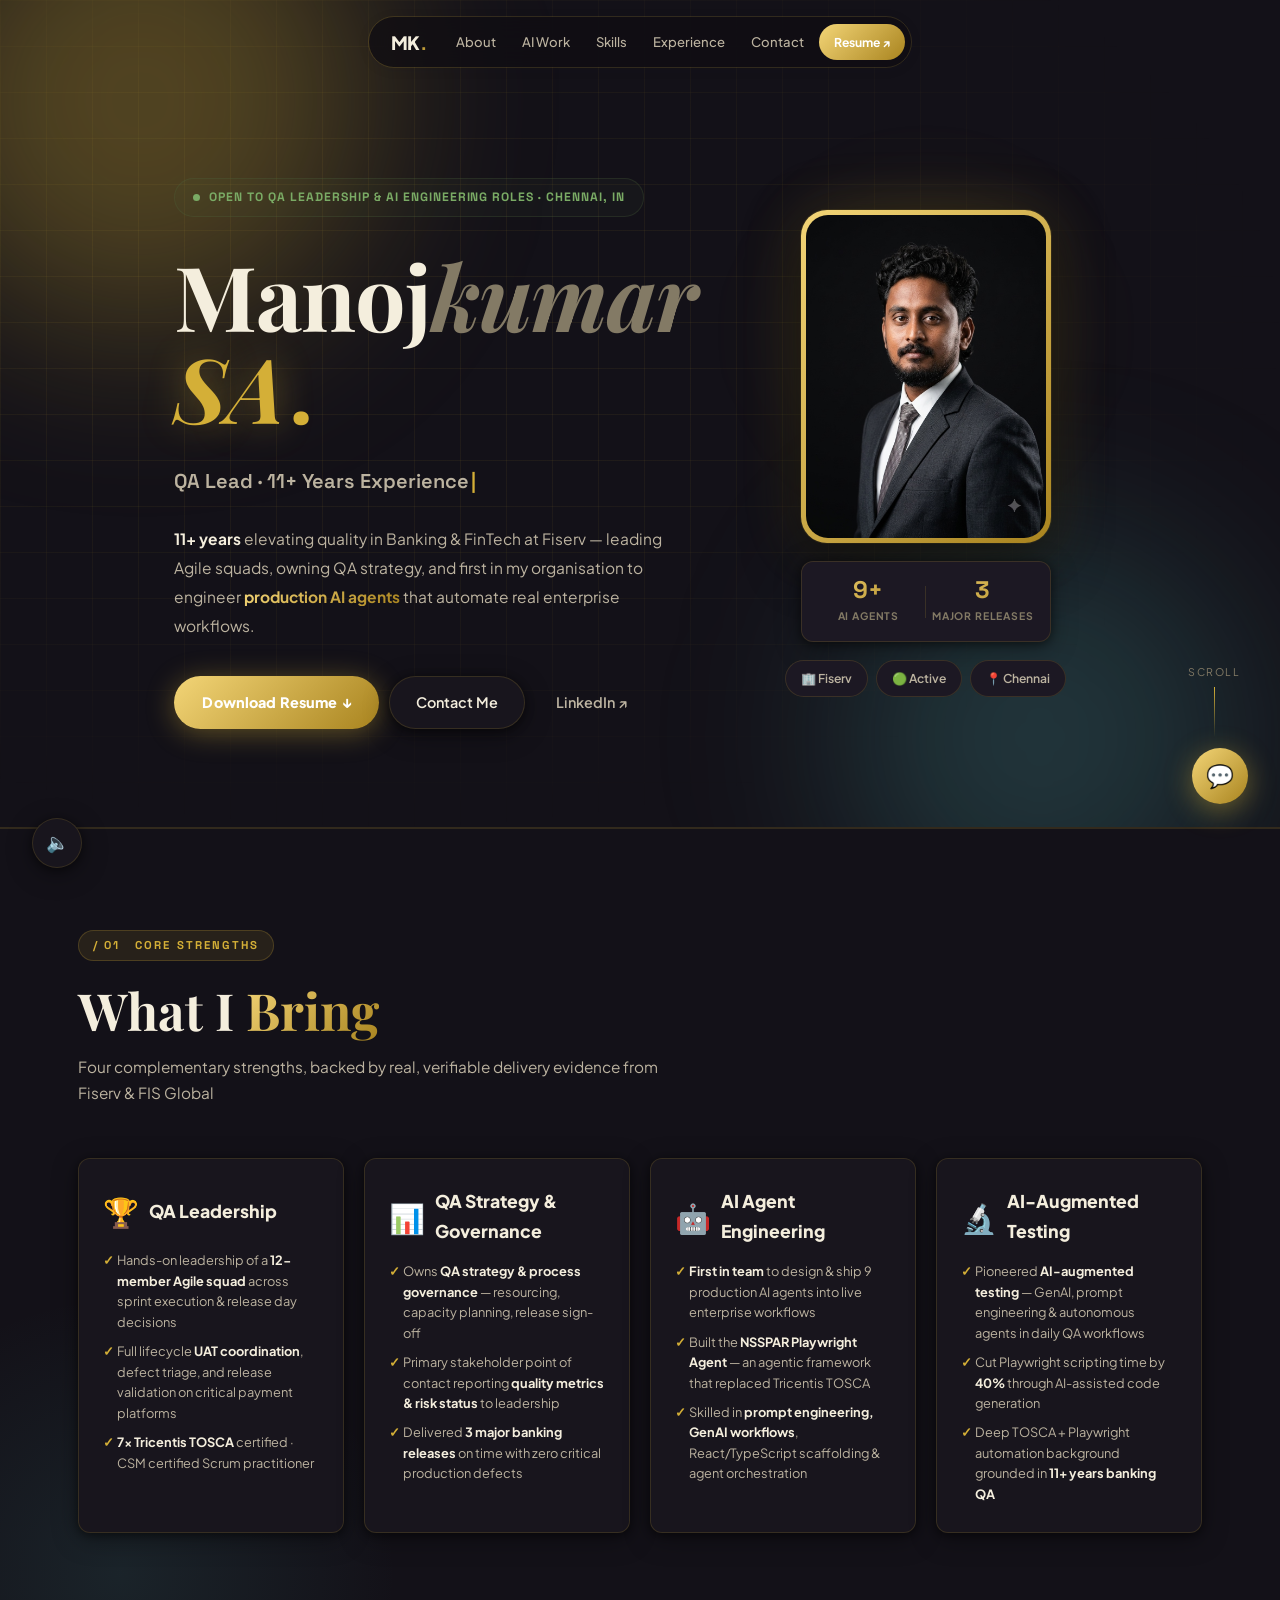
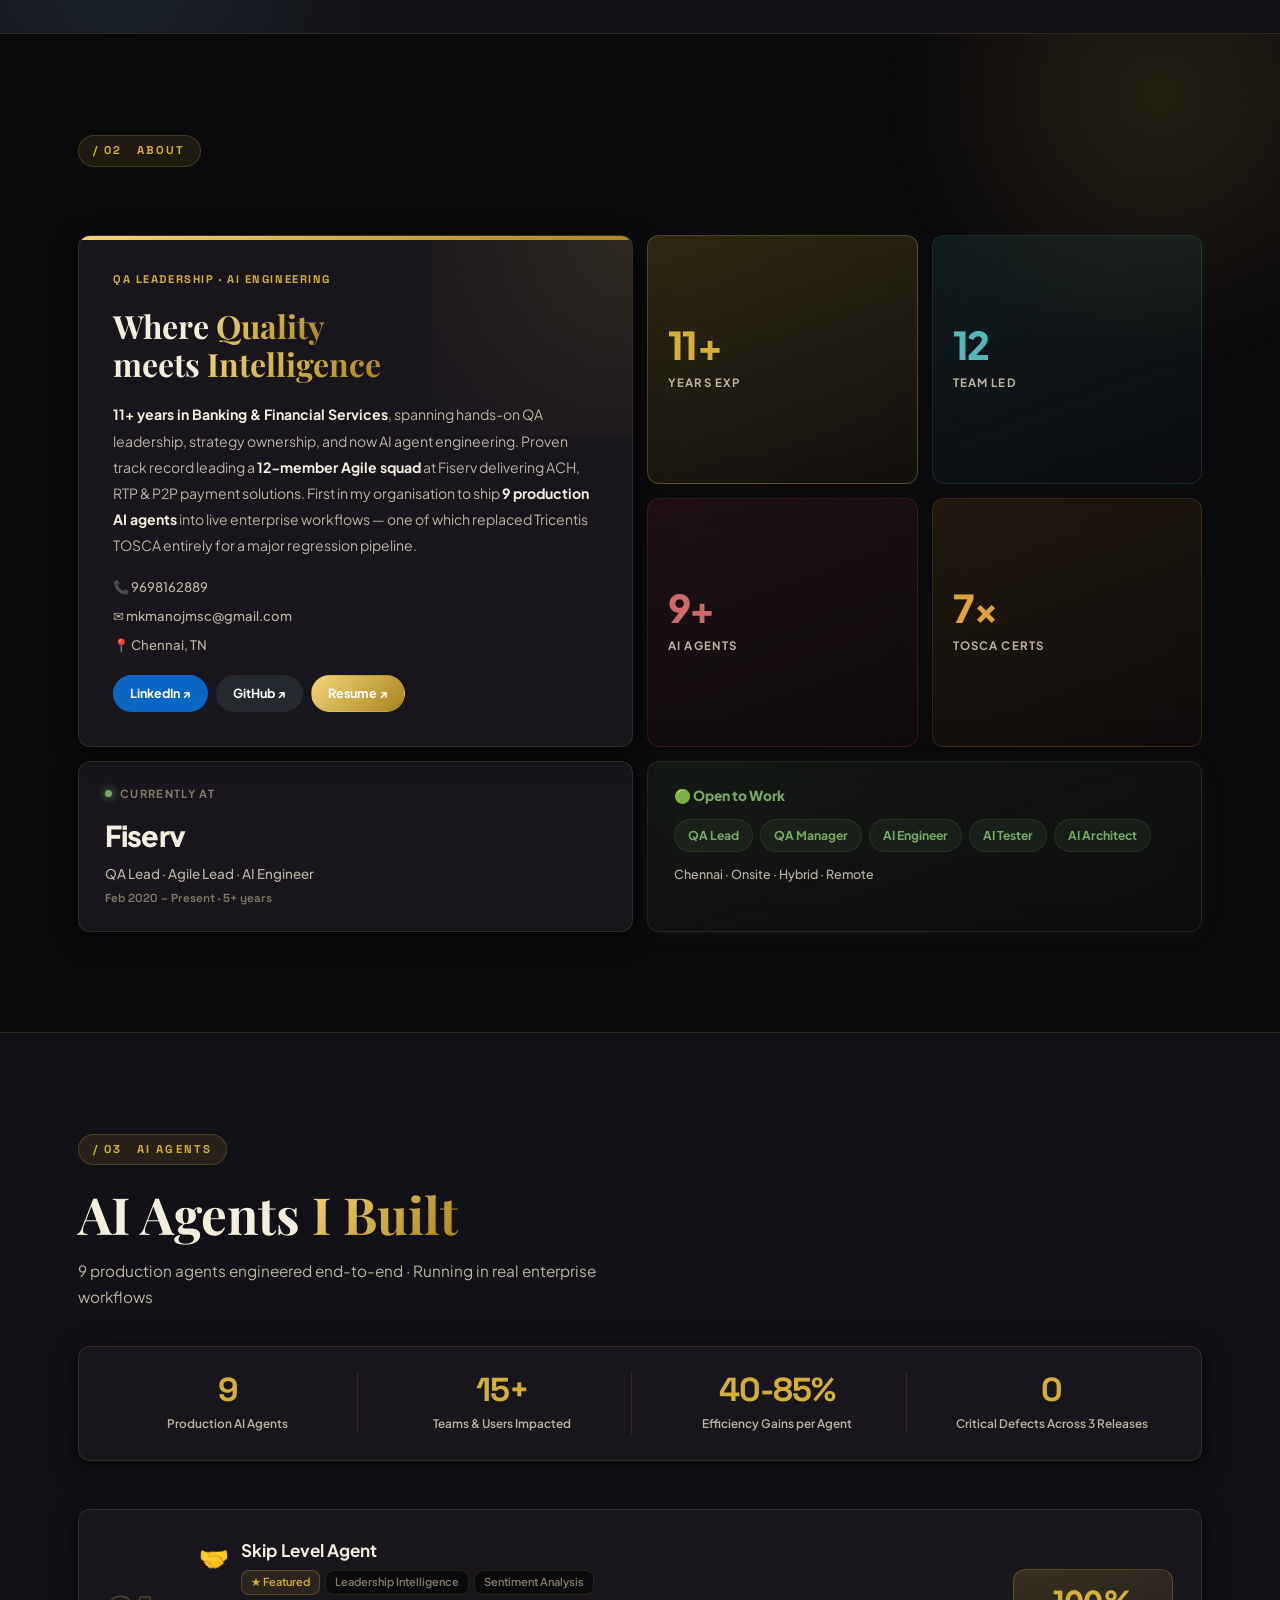
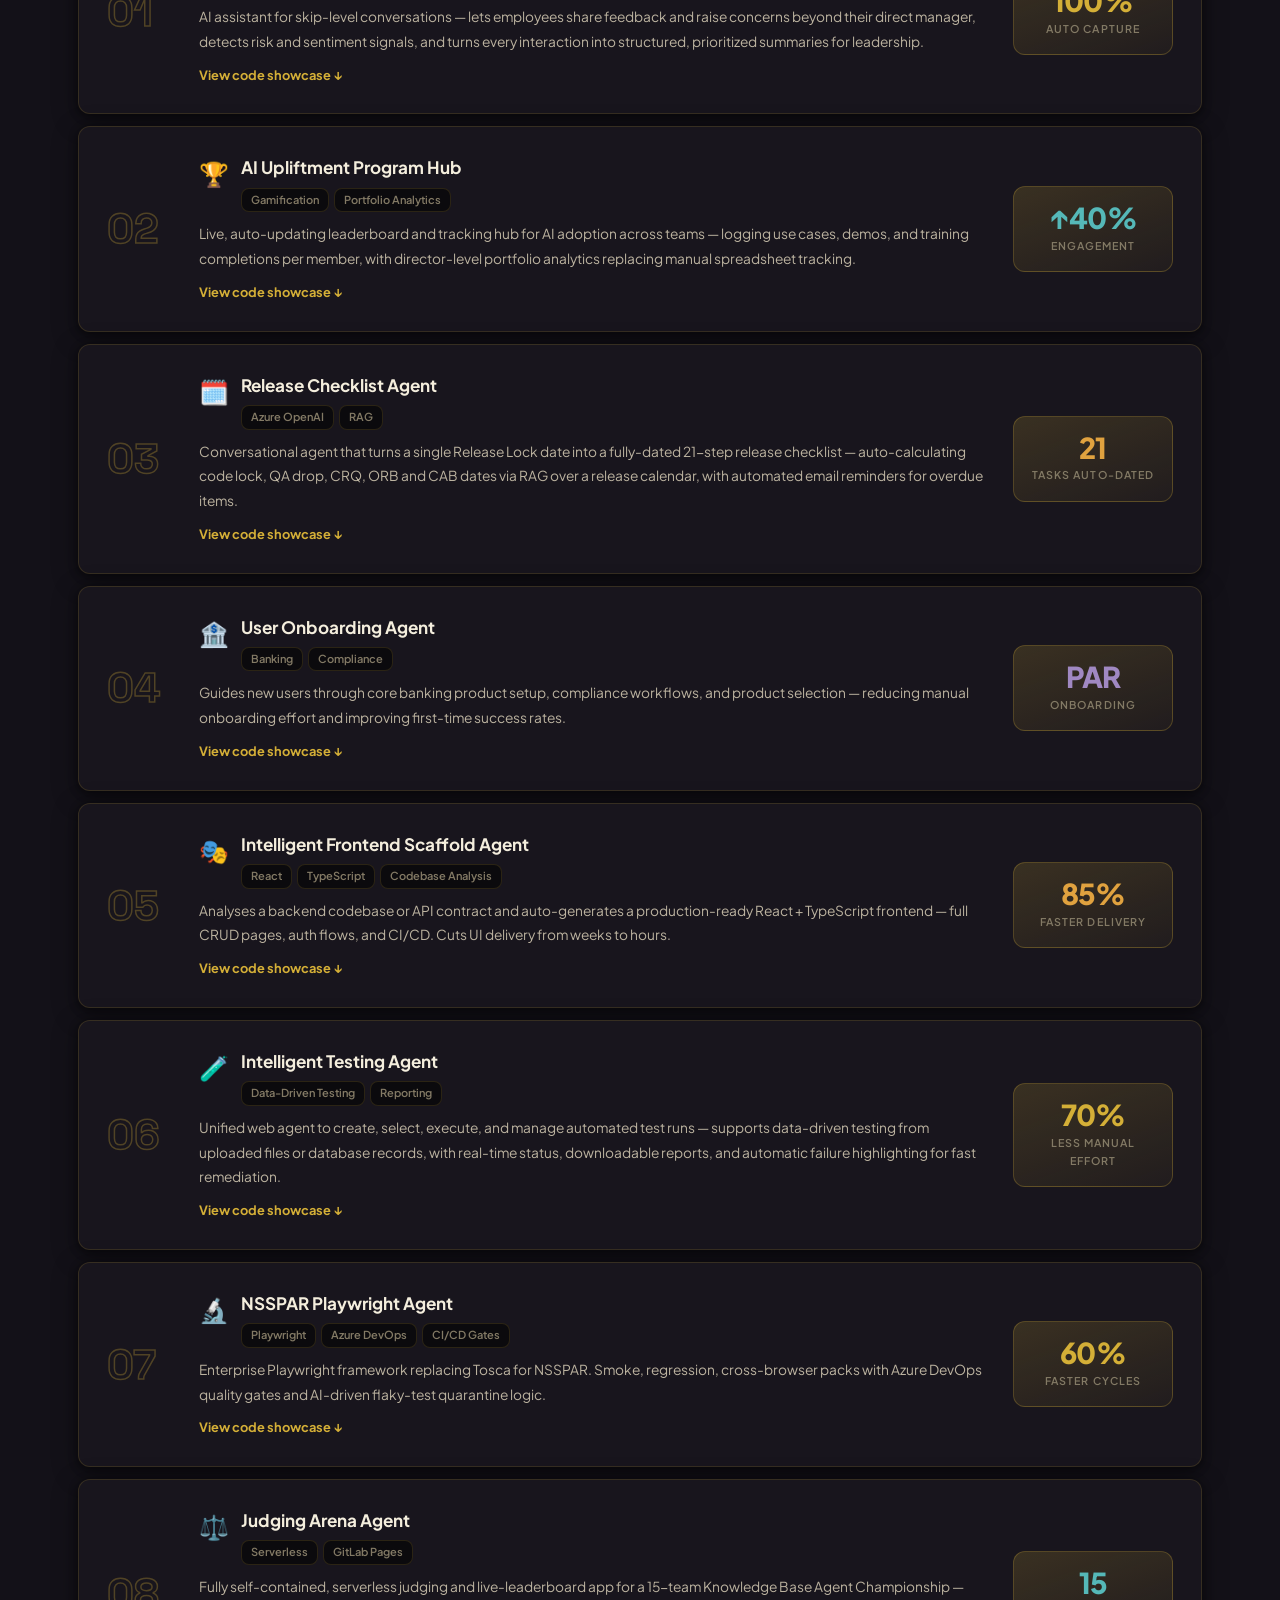
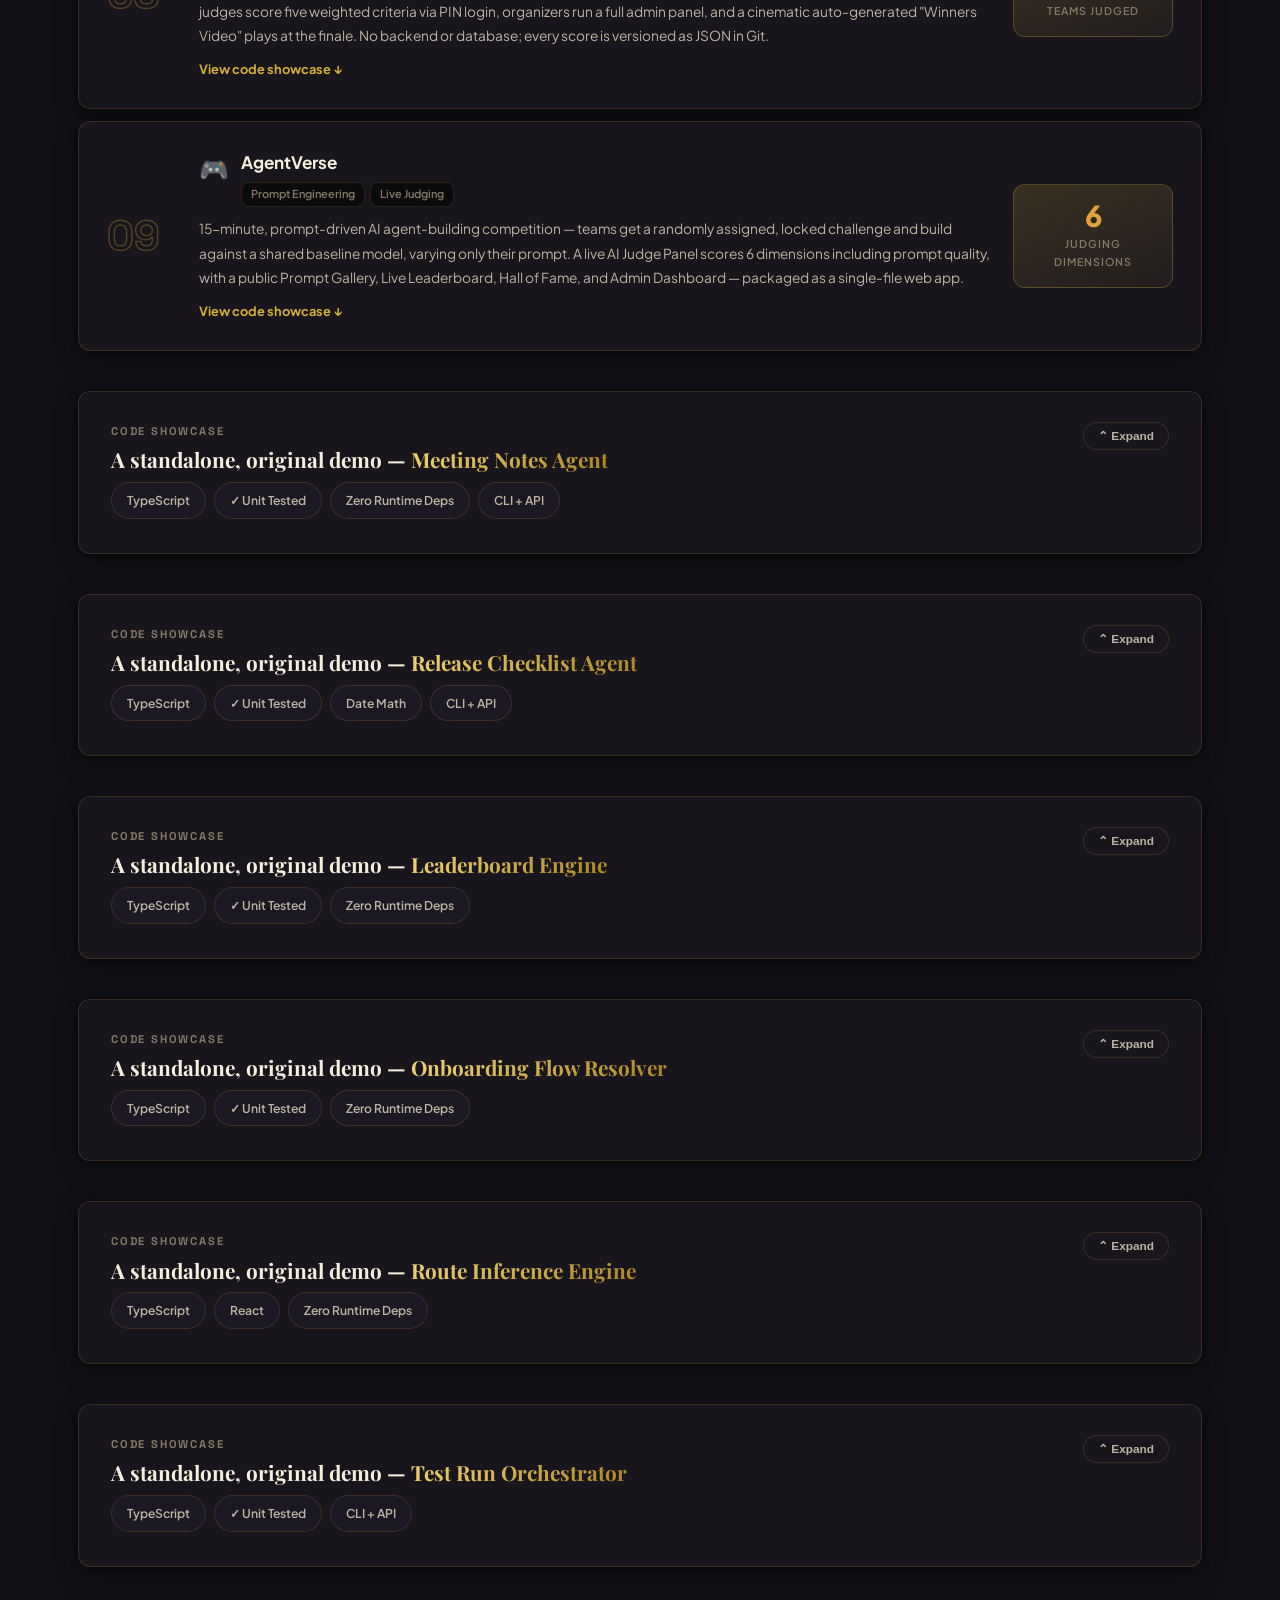
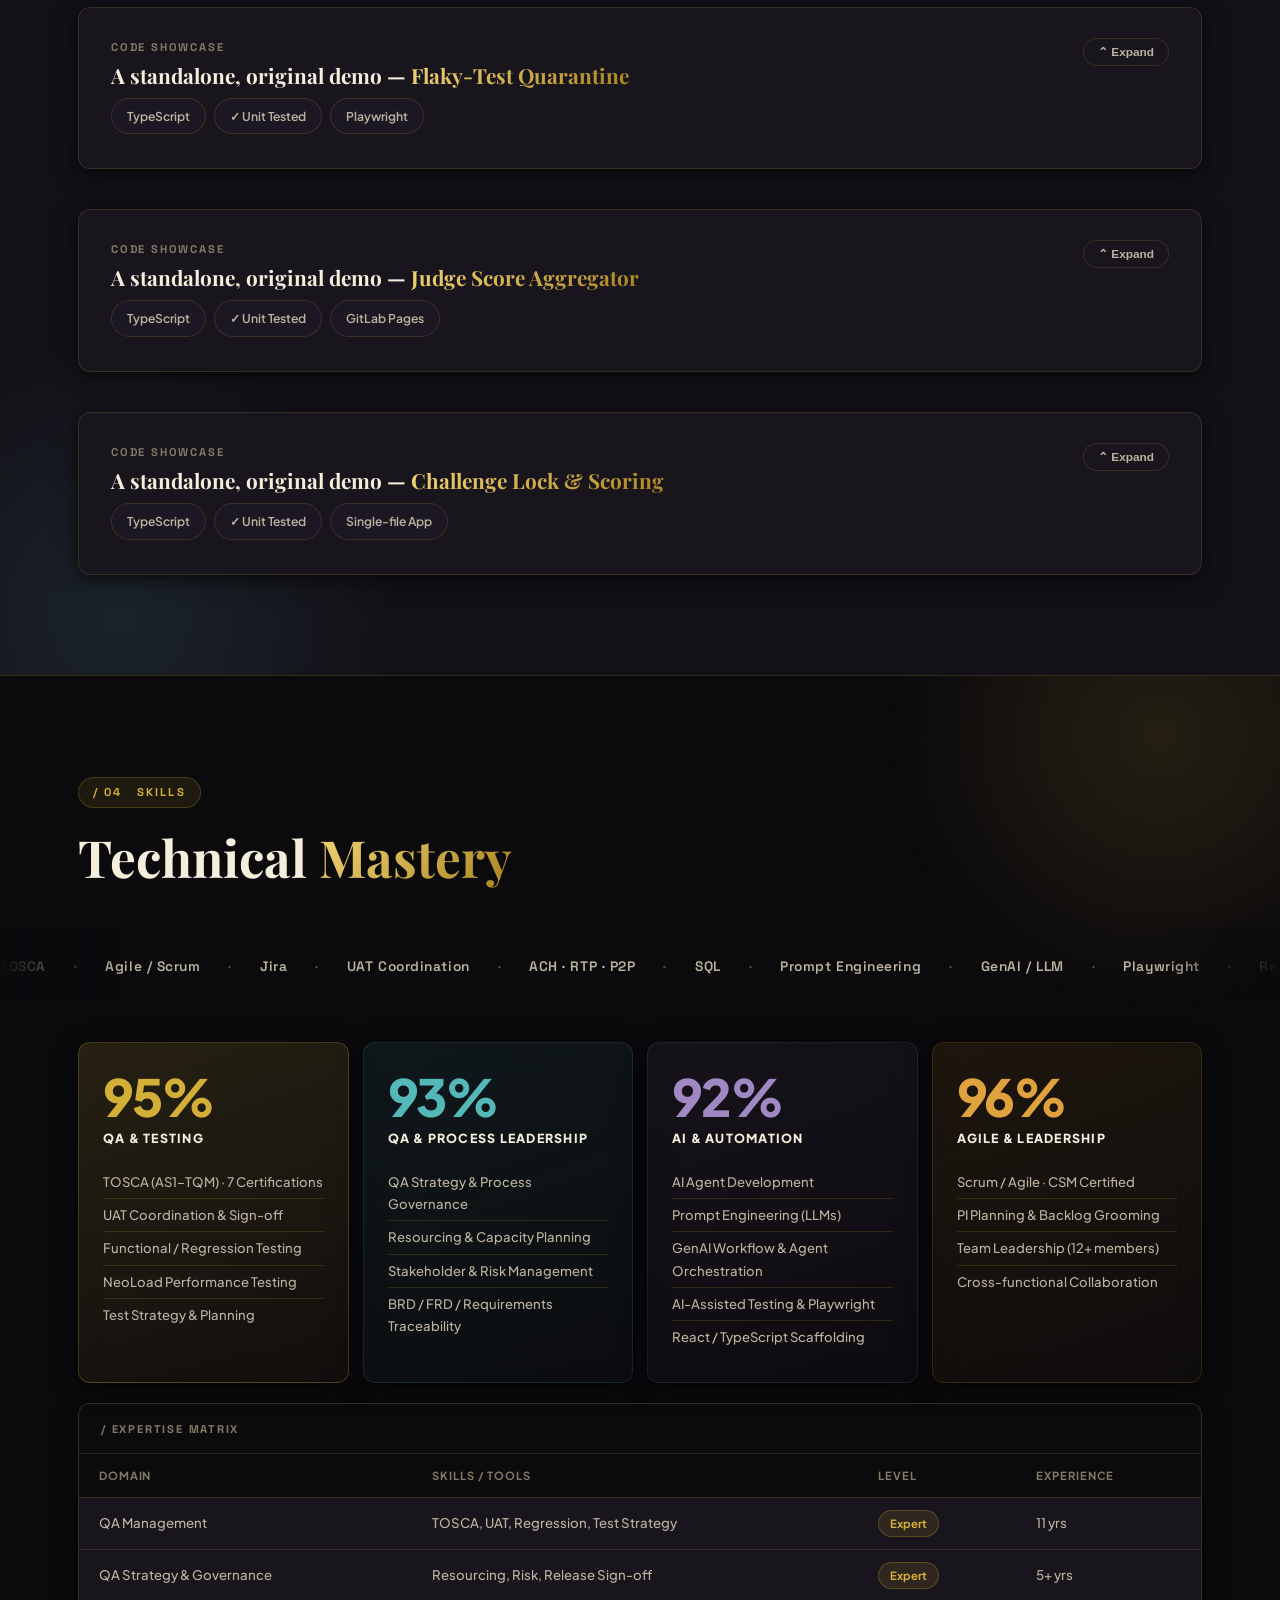
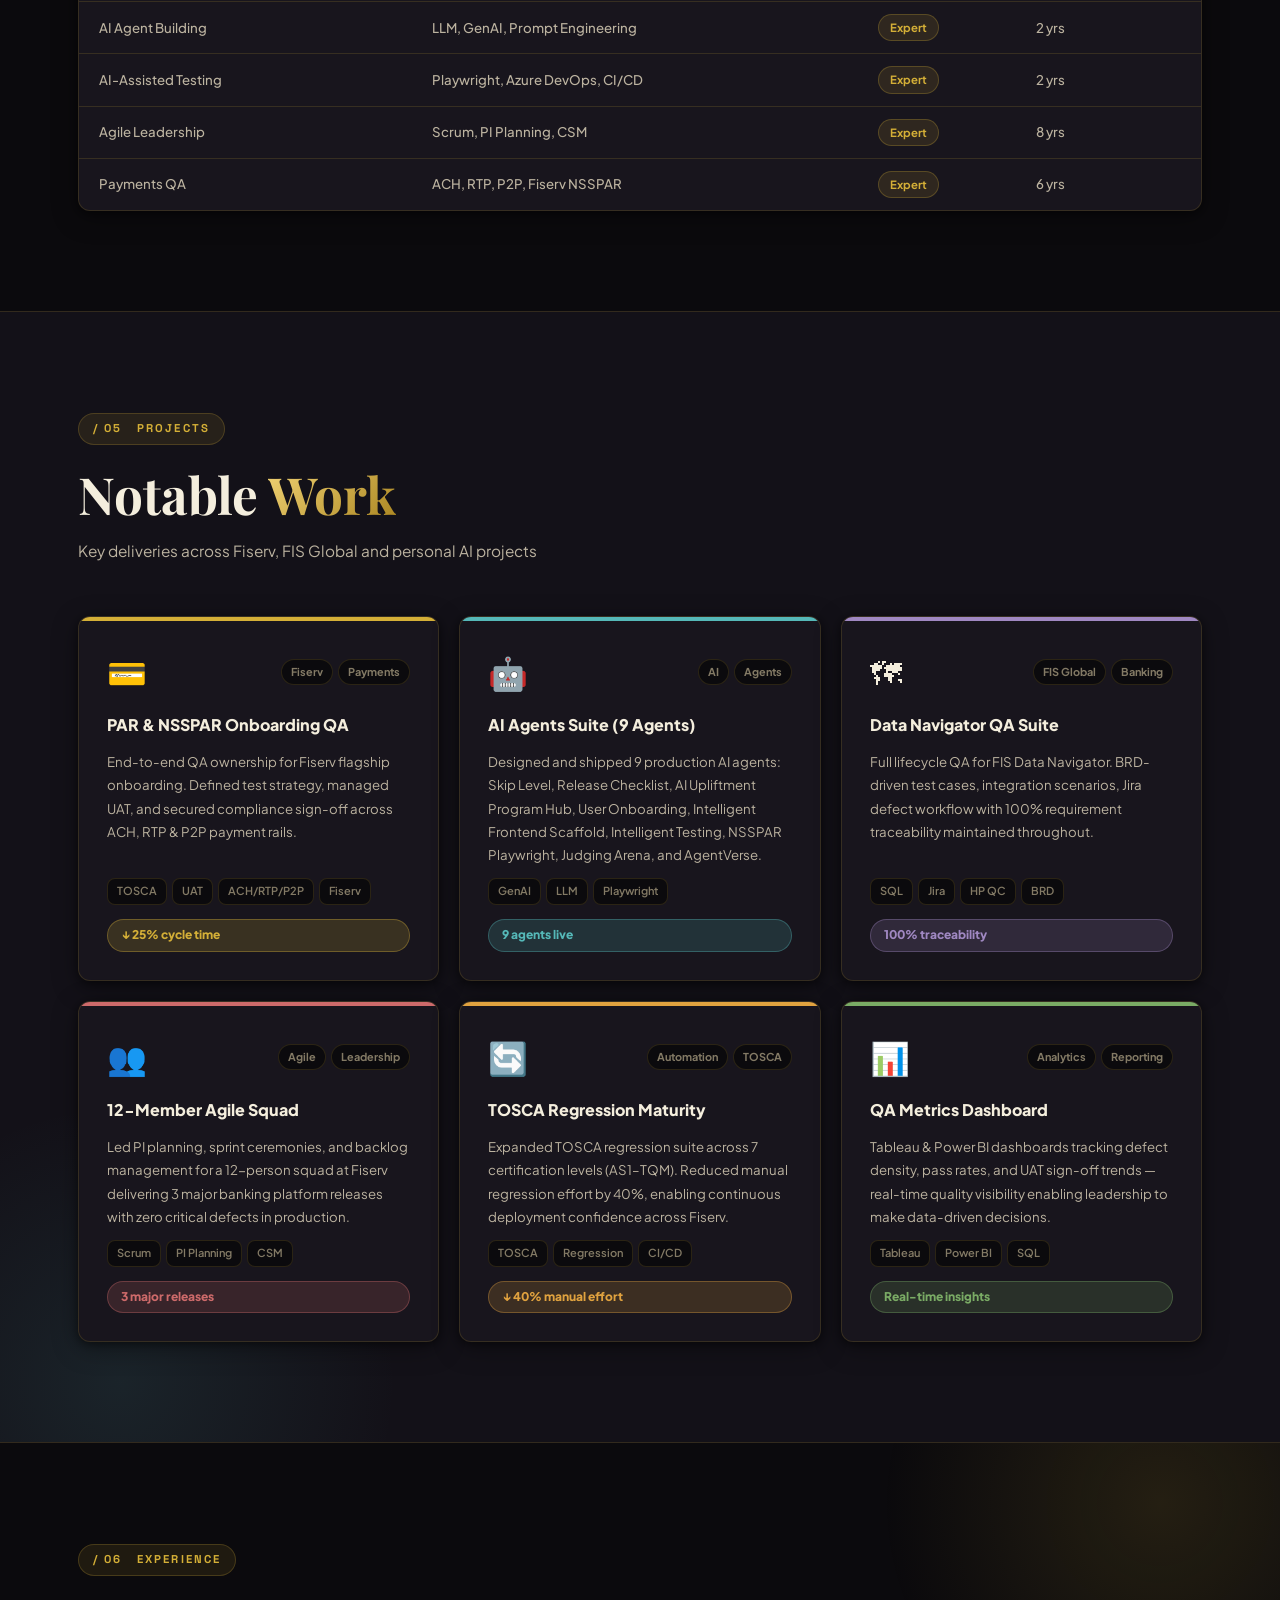
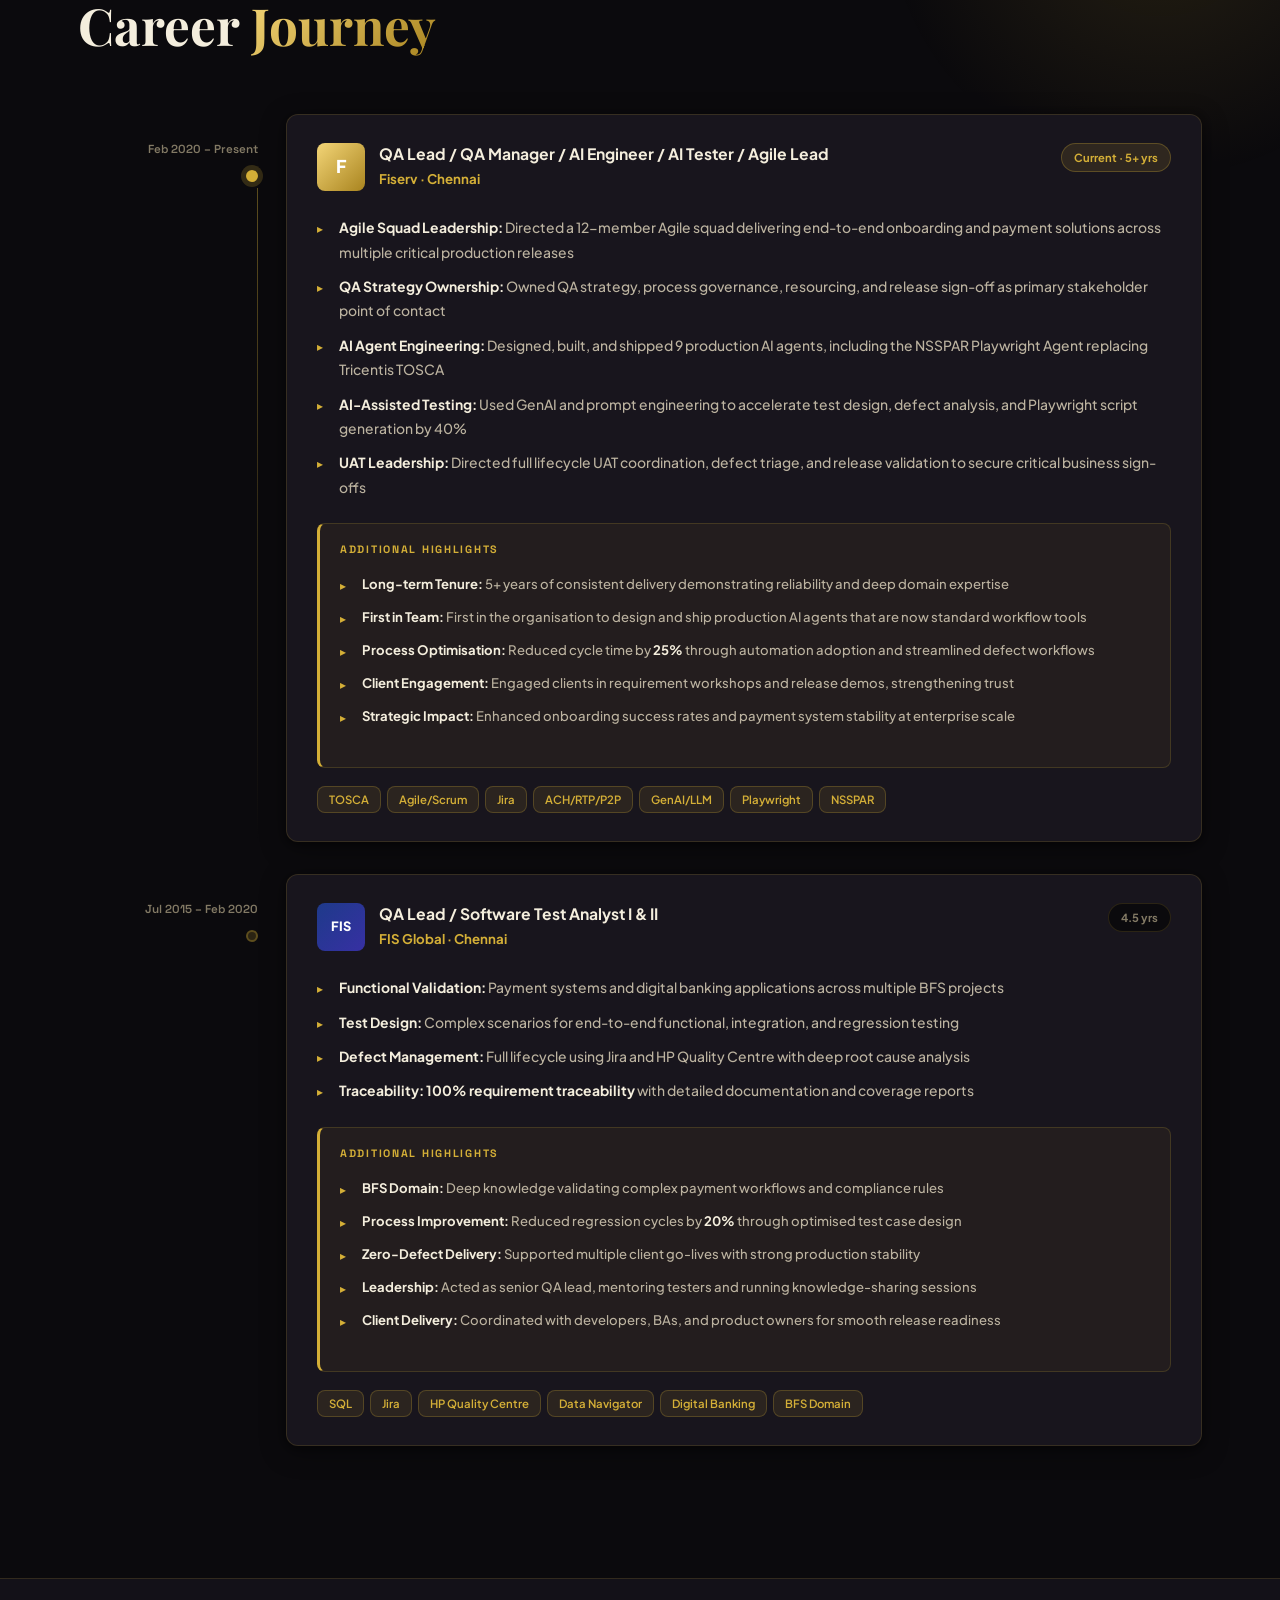
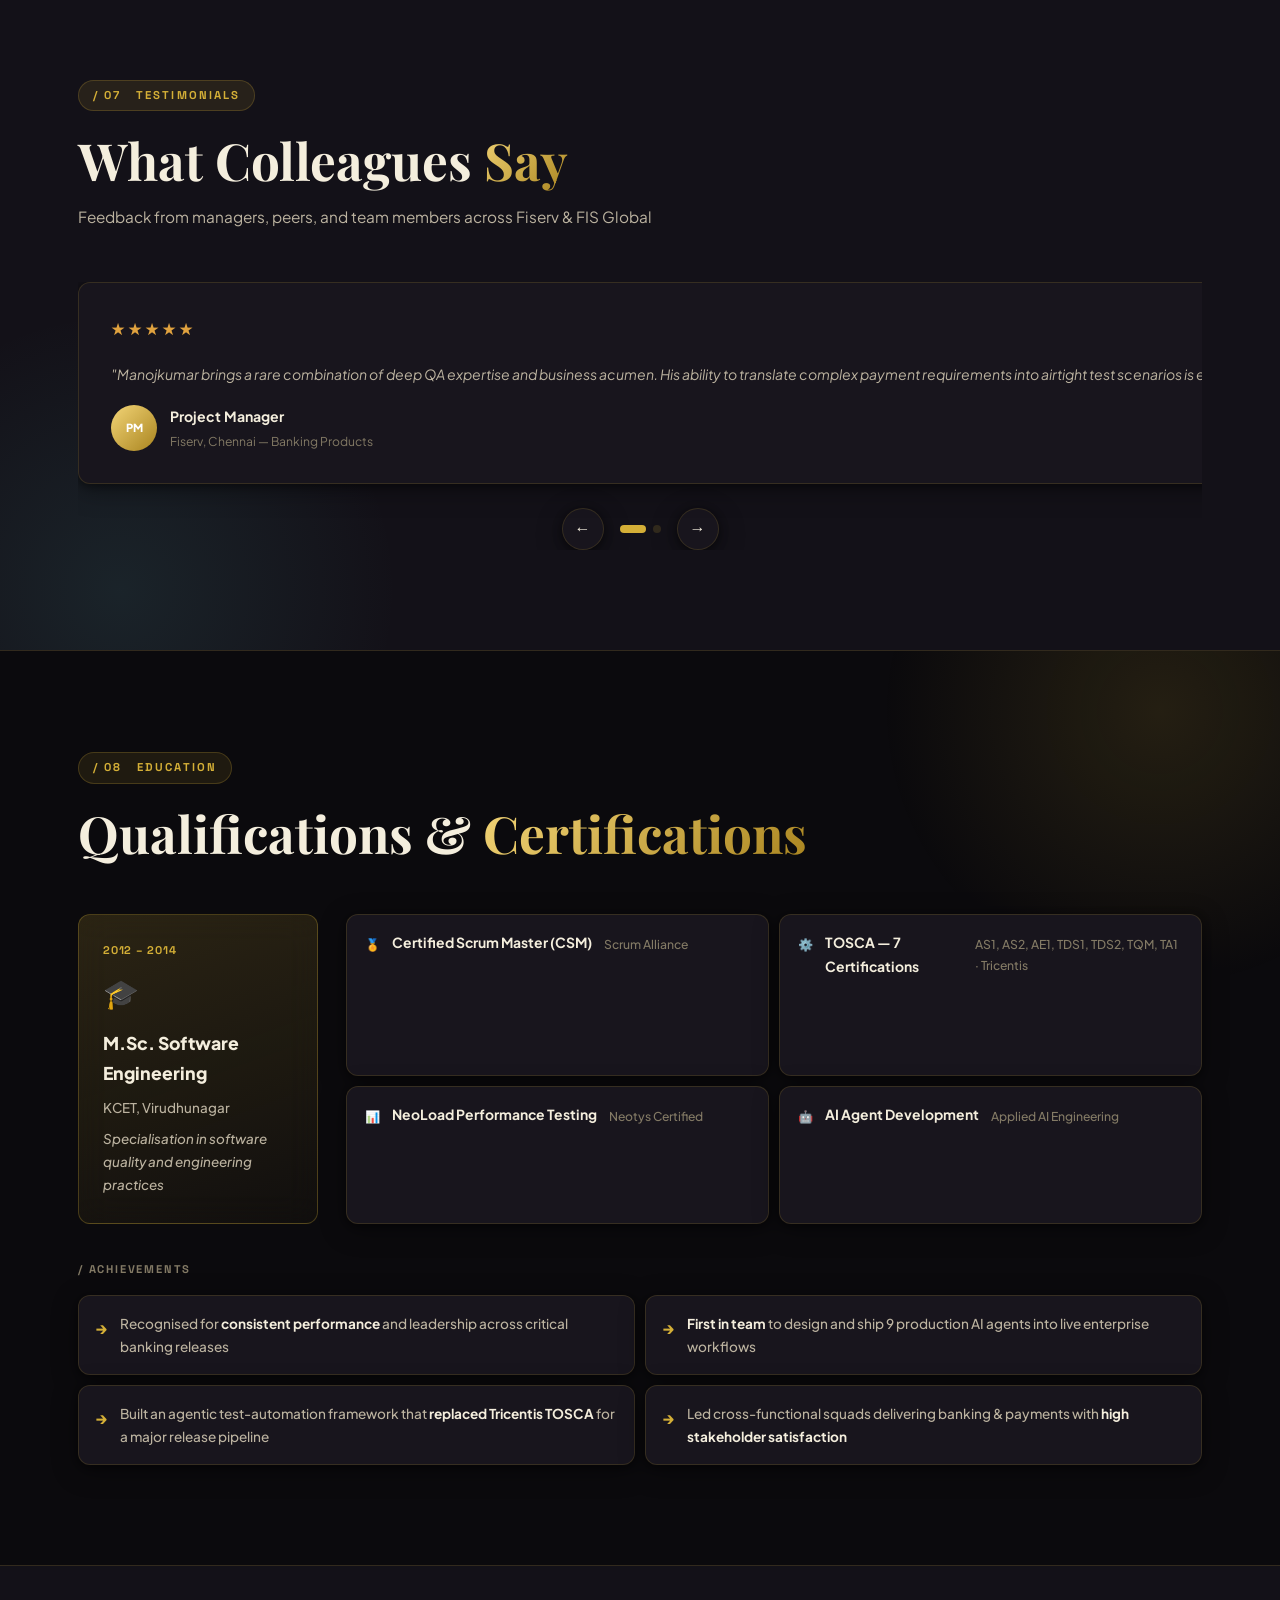
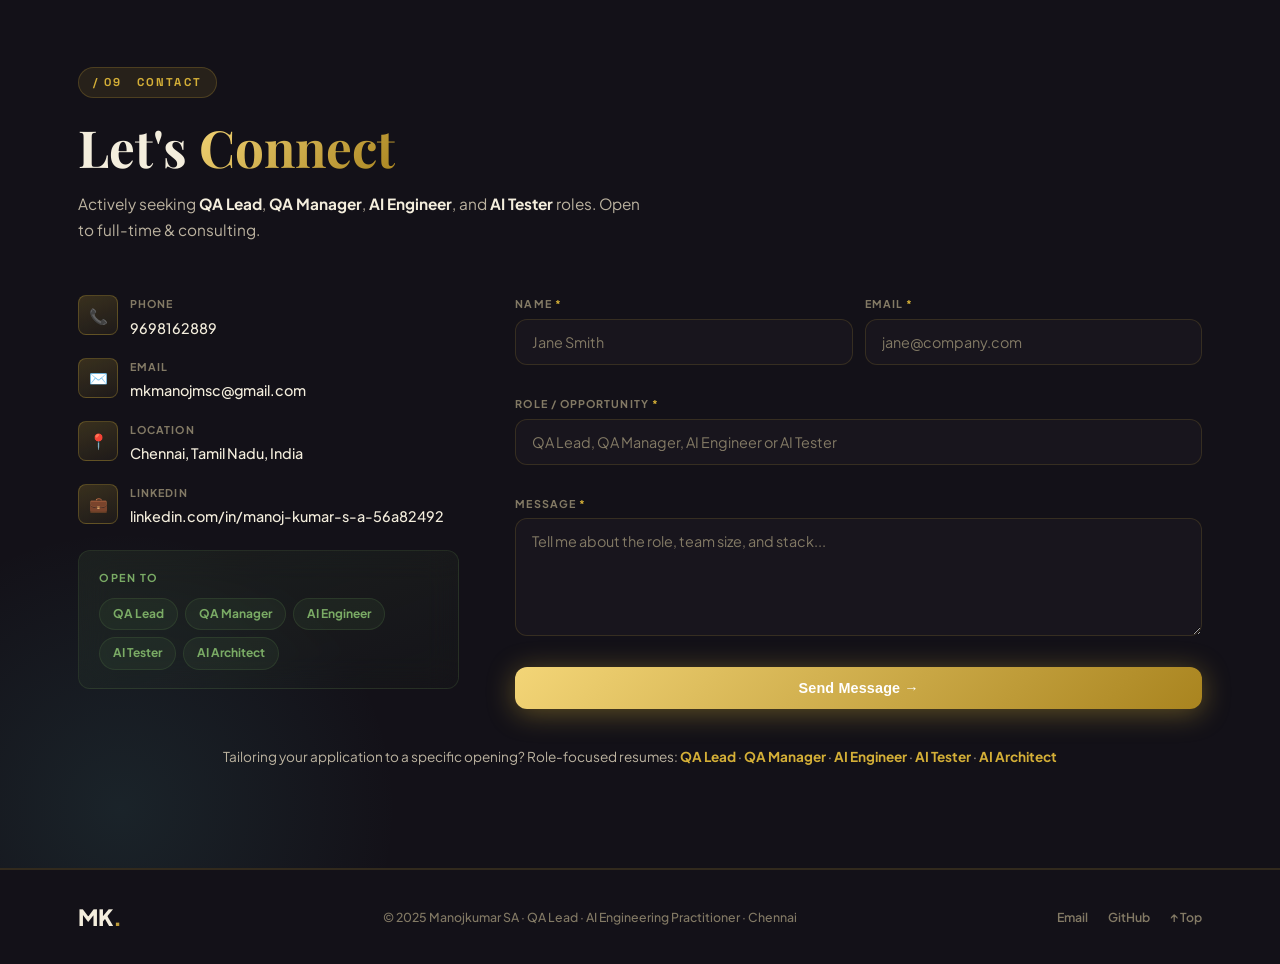
<file: index.html>
﻿<!DOCTYPE html>
<html lang="en">
<head>
  <meta charset="UTF-8"/>
<meta name="viewport" content="width=device-width, initial-scale=1.0">
  <title>Manojkumar SA — QA Lead · AI Engineering Practitioner</title>
  <meta name="description" content="11+ years in Banking &amp; FinTech QA, now engineering 9 production AI agents — from leadership intelligence tools to AI-augmented test automation. QA Lead, AI Engineer &amp; AI Tester portfolio."/>
  <link rel="icon" type="image/jpeg" href="profile.jpg"/>
  <link rel="canonical" href="https://manojkumar1792.github.io/Manojkumar-Portfolio/index.html"/>
  <meta property="og:type" content="website"/>
  <meta property="og:title" content="Manojkumar SA — QA Lead · AI Engineering Practitioner"/>
  <meta property="og:description" content="11+ years in Banking &amp; FinTech QA, now engineering 9 production AI agents — from leadership intelligence tools to AI-augmented test automation."/>
  <meta property="og:image" content="https://manojkumar1792.github.io/Manojkumar-Portfolio/profile.jpg"/>
  <meta property="og:url" content="https://manojkumar1792.github.io/Manojkumar-Portfolio/index.html"/>
  <meta name="twitter:card" content="summary_large_image"/>
  <meta name="twitter:title" content="Manojkumar SA — QA Lead · AI Engineering Practitioner"/>
  <meta name="twitter:description" content="11+ years in Banking &amp; FinTech QA, now engineering 9 production AI agents."/>
  <meta name="twitter:image" content="https://manojkumar1792.github.io/Manojkumar-Portfolio/profile.jpg"/>
  <link rel="preconnect" href="https://fonts.googleapis.com"/>
  <link rel="preconnect" href="https://fonts.gstatic.com" crossorigin/>
  <link href="https://fonts.googleapis.com/css2?family=Playfair+Display:ital,wght@0,500;0,600;0,700;0,800;0,900;1,600&family=Plus+Jakarta+Sans:ital,wght@0,300;0,400;0,500;0,600;0,700;0,800;1,400&family=Space+Grotesk:wght@400;500;600;700&display=swap" rel="stylesheet"/>
  <link rel="stylesheet" href="style.css?v=4"/>
</head>
<body>

<!-- Scroll progress & cursor -->
<div id="scrollBar" class="scroll-bar"></div>
<div id="cursorGlow" class="cursor-glow"></div>

<!-- NAV: centered pill -->
<nav id="nav">
  <div class="nav-pill">
    <a href="#hero" class="nav-logo">MK<span>.</span></a>
    <ul class="nav-links" id="navLinks">
      <li><a href="#about">About</a></li>
      <li><a href="#ai-agents">AI Work</a></li>
      <li><a href="#skills">Skills</a></li>
      <li><a href="#experience">Experience</a></li>
      <li><a href="#contact">Contact</a></li>
    </ul>
    <a href="resume-qa-lead.html" target="_blank" class="nav-resume">Resume ↗</a>
    <button class="burger" id="burger" aria-label="Menu"><span></span><span></span><span></span></button>
  </div>
</nav>

<!-- HERO -->
<section class="hero" id="hero">
  <div class="hero-grid-bg"></div>
  <div class="hero-glow g1"></div>
  <div class="hero-glow g2"></div>

  <div class="hero-layout">
    <!-- LEFT -->
    <div class="hero-left">
      <div class="hero-avail">
        <span class="avail-dot"></span>
        Open to QA Leadership &amp; AI Engineering roles · Chennai, IN
      </div>

      <h1 class="hero-name">
        <span class="hn-top">Manoj<span class="hn-dim">kumar</span></span>
        <span class="hn-bot"><span class="hn-grad">SA</span><span class="hn-dot">.</span></span>
      </h1>

      <div class="hero-role-wrap">
        <span id="typedRole"></span><span class="role-cursor">|</span>
      </div>

      <p class="hero-desc">
        <strong>11+ years</strong> elevating quality in Banking &amp; FinTech at Fiserv —
        leading Agile squads, owning QA strategy, and first in my organisation to
        engineer <strong class="hero-ai-label">production AI agents</strong> that automate
        real enterprise workflows.
      </p>

      <div class="hero-actions">
        <a href="resume-qa-lead.html" target="_blank" class="btn-neon">Download Resume ↓</a>
        <a href="#contact" class="btn-outline">Contact Me</a>
        <a href="https://www.linkedin.com/in/manoj-kumar-s-a-56a82492/" target="_blank" class="btn-ghost">LinkedIn ↗</a>
      </div>
    </div>

    <!-- RIGHT: framed portrait, blended into the dark backdrop -->
    <div class="hub-hero-visual">
      <div class="hub-photo-frame">
        <img class="hub-photo" src="profile.jpg" alt="Manojkumar SA"/>
      </div>
      <div class="hub-stats">
        <div class="hub-stat"><span class="hub-stat-n">9+</span><span class="hub-stat-l">AI Agents</span></div>
        <div class="hub-stat-sep"></div>
        <div class="hub-stat"><span class="hub-stat-n">3</span><span class="hub-stat-l">Major Releases</span></div>
      </div>
      <div class="hub-chip-row">
        <span class="hub-chip">🏢 Fiserv</span>
        <span class="hub-chip">🟢 Active</span>
        <span class="hub-chip">📍 Chennai</span>
      </div>
    </div>
  </div>

  <a class="hero-scroll" href="#strengths"><span>scroll</span><div class="hs-line"></div></a>
</section>

<!-- CORE STRENGTHS -->
<section class="section s-alt" id="strengths">
  <div class="container">
    <div class="sec-label">/ 01 &nbsp; Core Strengths</div>
    <h2 class="sec-h2">What I <span class="text-grad">Bring</span></h2>
    <p class="sec-sub">Four complementary strengths, backed by real, verifiable delivery evidence from Fiserv &amp; FIS Global</p>

    <div class="elig-grid">

      <div class="elig-card reveal">
        <div class="elig-top"><span class="elig-ico">🏆</span><h3>QA Leadership</h3></div>
        <ul class="elig-list">
          <li>Hands-on leadership of a <strong>12-member Agile squad</strong> across sprint execution &amp; release day decisions</li>
          <li>Full lifecycle <strong>UAT coordination</strong>, defect triage, and release validation on critical payment platforms</li>
          <li><strong>7× Tricentis TOSCA</strong> certified · CSM certified Scrum practitioner</li>
        </ul>
      </div>

      <div class="elig-card reveal">
        <div class="elig-top"><span class="elig-ico">📊</span><h3>QA Strategy &amp; Governance</h3></div>
        <ul class="elig-list">
          <li>Owns <strong>QA strategy &amp; process governance</strong> — resourcing, capacity planning, release sign-off</li>
          <li>Primary stakeholder point of contact reporting <strong>quality metrics &amp; risk status</strong> to leadership</li>
          <li>Delivered <strong>3 major banking releases</strong> on time with zero critical production defects</li>
        </ul>
      </div>

      <div class="elig-card reveal">
        <div class="elig-top"><span class="elig-ico">🤖</span><h3>AI Agent Engineering</h3></div>
        <ul class="elig-list">
          <li><strong>First in team</strong> to design &amp; ship 9 production AI agents into live enterprise workflows</li>
          <li>Built the <strong>NSSPAR Playwright Agent</strong> — an agentic framework that replaced Tricentis TOSCA</li>
          <li>Skilled in <strong>prompt engineering, GenAI workflows</strong>, React/TypeScript scaffolding &amp; agent orchestration</li>
        </ul>
      </div>

      <div class="elig-card reveal">
        <div class="elig-top"><span class="elig-ico">🔬</span><h3>AI-Augmented Testing</h3></div>
        <ul class="elig-list">
          <li>Pioneered <strong>AI-augmented testing</strong> — GenAI, prompt engineering &amp; autonomous agents in daily QA workflows</li>
          <li>Cut Playwright scripting time by <strong>40%</strong> through AI-assisted code generation</li>
          <li>Deep TOSCA + Playwright automation background grounded in <strong>11+ years banking QA</strong></li>
        </ul>
      </div>

    </div>
  </div>
</section>

<!-- ABOUT BENTO -->
<section class="section" id="about">
  <div class="container">
    <div class="sec-label">/ 02 &nbsp; About</div>

    <div class="bento">
      <!-- Bio card — 2×2 -->
      <div class="bento-bio reveal">
        <div class="bb-tag">QA Leadership · AI Engineering</div>
        <h2 class="bb-h">Where <em>Quality</em><br/>meets <em>Intelligence</em></h2>
        <p class="bb-body"><strong>11+ years in Banking &amp; Financial Services</strong>, spanning hands-on
        QA leadership, strategy ownership, and now AI agent engineering. Proven track record leading a
        <strong>12-member Agile squad</strong> at Fiserv delivering ACH, RTP &amp; P2P payment solutions.
        First in my organisation to ship <strong>9 production AI agents</strong> into live enterprise workflows —
        one of which replaced Tricentis TOSCA entirely for a major regression pipeline.</p>
        <div class="bb-contacts">
          <a href="tel:9698162889" class="bbc">📞 9698162889</a>
          <a href="mailto:mkmanojmsc@gmail.com" class="bbc">✉ mkmanojmsc@gmail.com</a>
          <span class="bbc">📍 Chennai, TN</span>
        </div>
        <div class="bb-soc">
          <a href="https://www.linkedin.com/in/manoj-kumar-s-a-56a82492/" target="_blank" rel="noopener" class="bbsoc linkedin">LinkedIn ↗</a>
          <a href="https://github.com/Manojkumar1792" target="_blank" rel="noopener" class="bbsoc github">GitHub ↗</a>
          <a href="resume-qa-lead.html" target="_blank" class="bbsoc resume">Resume ↗</a>
        </div>
      </div>

      <!-- Stat cards -->
      <div class="bento-stat s1 reveal"><span class="bs-n neon">11+</span><span class="bs-l">Years Exp</span></div>
      <div class="bento-stat s2 reveal"><span class="bs-n blue">12</span><span class="bs-l">Team Led</span></div>
      <div class="bento-stat s3 reveal"><span class="bs-n purple">9+</span><span class="bs-l">AI Agents</span></div>
      <div class="bento-stat s4 reveal"><span class="bs-n amber">7×</span><span class="bs-l">TOSCA Certs</span></div>

      <!-- Currently at -->
      <div class="bento-curr reveal">
        <div class="bc-ind"><span class="bc-live"></span>Currently at</div>
        <div class="bc-name">Fiserv</div>
        <div class="bc-role">QA Lead · Agile Lead · AI Engineer</div>
        <div class="bc-since">Feb 2020 – Present · 5+ years</div>
      </div>

      <!-- Open to work -->
      <div class="bento-open reveal">
        <div class="bo-badge">🟢 Open to Work</div>
        <div class="bo-roles">
          <span>QA Lead</span><span>QA Manager</span><span>AI Engineer</span><span>AI Tester</span><span>AI Architect</span>
        </div>
        <div class="bo-loc">Chennai · Onsite · Hybrid · Remote</div>
      </div>
    </div>
  </div>
</section>

<!-- AI AGENTS -->
<section class="section s-alt" id="ai-agents">
  <div class="container">
    <div class="sec-label">/ 03 &nbsp; AI Agents</div>
    <h2 class="sec-h2">AI Agents <span class="text-grad">I Built</span></h2>
    <p class="sec-sub">9 production agents engineered end-to-end · Running in real enterprise workflows</p>

    <div class="impact-strip reveal">
      <div class="impact-item">
        <span class="impact-n">9</span>
        <span class="impact-l">Production AI Agents</span>
      </div>
      <div class="impact-item">
        <span class="impact-n">15+</span>
        <span class="impact-l">Teams &amp; Users Impacted</span>
      </div>
      <div class="impact-item">
        <span class="impact-n">40-85%</span>
        <span class="impact-l">Efficiency Gains per Agent</span>
      </div>
      <div class="impact-item">
        <span class="impact-n">0</span>
        <span class="impact-l">Critical Defects Across 3 Releases</span>
      </div>
    </div>

    <div class="agents-list">

      <div class="agent-card reveal">
        <div class="ac-num">01</div>
        <div class="ac-body">
          <div class="ac-head">
            <span class="ac-ico">🤝</span>
            <div>
              <h3>Skip Level Agent</h3>
              <div class="ac-tags"><span class="act star">★ Featured</span><span class="act">Leadership Intelligence</span><span class="act">Sentiment Analysis</span></div>
            </div>
          </div>
          <p>AI assistant for skip-level conversations — lets employees share feedback and raise concerns beyond their direct manager, detects risk and sentiment signals, and turns every interaction into structured, prioritized summaries for leadership.</p>
          <p style="margin-top:8px;"><a href="#code-showcase-skip-level" class="cs-view-link" style="font-size:.8rem;font-weight:700;">View code showcase ↓</a></p>
        </div>
        <div class="ac-metric">
          <div class="am-val">100%</div>
          <div class="am-label">Auto Capture</div>
        </div>
      </div>

      <div class="agent-card reveal">
        <div class="ac-num">02</div>
        <div class="ac-body">
          <div class="ac-head">
            <span class="ac-ico">🏆</span>
            <div>
              <h3>AI Upliftment Program Hub</h3>
              <div class="ac-tags"><span class="act">Gamification</span><span class="act">Portfolio Analytics</span></div>
            </div>
          </div>
          <p>Live, auto-updating leaderboard and tracking hub for AI adoption across teams — logging use cases, demos, and training completions per member, with director-level portfolio analytics replacing manual spreadsheet tracking.</p>
          <p style="margin-top:8px;"><a href="#code-showcase-upliftment-hub" class="cs-view-link" style="font-size:.8rem;font-weight:700;">View code showcase ↓</a></p>
        </div>
        <div class="ac-metric">
          <div class="am-val blue">↑40%</div>
          <div class="am-label">Engagement</div>
        </div>
      </div>

      <div class="agent-card reveal">
        <div class="ac-num">03</div>
        <div class="ac-body">
          <div class="ac-head">
            <span class="ac-ico">🗓️</span>
            <div>
              <h3>Release Checklist Agent</h3>
              <div class="ac-tags"><span class="act">Azure OpenAI</span><span class="act">RAG</span></div>
            </div>
          </div>
          <p>Conversational agent that turns a single Release Lock date into a fully-dated 21-step release checklist — auto-calculating code lock, QA drop, CRQ, ORB and CAB dates via RAG over a release calendar, with automated email reminders for overdue items.</p>
          <p style="margin-top:8px;"><a href="#code-showcase-release-checklist" class="cs-view-link" style="font-size:.8rem;font-weight:700;">View code showcase ↓</a></p>
        </div>
        <div class="ac-metric">
          <div class="am-val amber">21</div>
          <div class="am-label">Tasks Auto-Dated</div>
        </div>
      </div>

      <div class="agent-card reveal">
        <div class="ac-num">04</div>
        <div class="ac-body">
          <div class="ac-head">
            <span class="ac-ico">🏦</span>
            <div>
              <h3>User Onboarding Agent</h3>
              <div class="ac-tags"><span class="act">Banking</span><span class="act">Compliance</span></div>
            </div>
          </div>
          <p>Guides new users through core banking product setup, compliance workflows, and product selection — reducing manual onboarding effort and improving first-time success rates.</p>
          <p style="margin-top:8px;"><a href="#code-showcase-onboarding" class="cs-view-link" style="font-size:.8rem;font-weight:700;">View code showcase ↓</a></p>
        </div>
        <div class="ac-metric">
          <div class="am-val purple">PAR</div>
          <div class="am-label">Onboarding</div>
        </div>
      </div>

      <div class="agent-card reveal">
        <div class="ac-num">05</div>
        <div class="ac-body">
          <div class="ac-head">
            <span class="ac-ico">🎭</span>
            <div>
              <h3>Intelligent Frontend Scaffold Agent</h3>
              <div class="ac-tags"><span class="act">React</span><span class="act">TypeScript</span><span class="act">Codebase Analysis</span></div>
            </div>
          </div>
          <p>Analyses a backend codebase or API contract and auto-generates a production-ready React + TypeScript frontend — full CRUD pages, auth flows, and CI/CD. Cuts UI delivery from weeks to hours.</p>
          <p style="margin-top:8px;"><a href="#code-showcase-scaffold" class="cs-view-link" style="font-size:.8rem;font-weight:700;">View code showcase ↓</a></p>
        </div>
        <div class="ac-metric">
          <div class="am-val amber">85%</div>
          <div class="am-label">Faster Delivery</div>
        </div>
      </div>

      <div class="agent-card reveal">
        <div class="ac-num">06</div>
        <div class="ac-body">
          <div class="ac-head">
            <span class="ac-ico">🧪</span>
            <div>
              <h3>Intelligent Testing Agent</h3>
              <div class="ac-tags"><span class="act">Data-Driven Testing</span><span class="act">Reporting</span></div>
            </div>
          </div>
          <p>Unified web agent to create, select, execute, and manage automated test runs — supports data-driven testing from uploaded files or database records, with real-time status, downloadable reports, and automatic failure highlighting for fast remediation.</p>
          <p style="margin-top:8px;"><a href="#code-showcase-testing" class="cs-view-link" style="font-size:.8rem;font-weight:700;">View code showcase ↓</a></p>
        </div>
        <div class="ac-metric">
          <div class="am-val">70%</div>
          <div class="am-label">Less Manual Effort</div>
        </div>
      </div>

      <div class="agent-card reveal">
        <div class="ac-num">07</div>
        <div class="ac-body">
          <div class="ac-head">
            <span class="ac-ico">🔬</span>
            <div>
              <h3>NSSPAR Playwright Agent</h3>
              <div class="ac-tags"><span class="act">Playwright</span><span class="act">Azure DevOps</span><span class="act">CI/CD Gates</span></div>
            </div>
          </div>
          <p>Enterprise Playwright framework replacing Tosca for NSSPAR. Smoke, regression, cross-browser packs with Azure DevOps quality gates and AI-driven flaky-test quarantine logic.</p>
          <p style="margin-top:8px;"><a href="#code-showcase-playwright" class="cs-view-link" style="font-size:.8rem;font-weight:700;">View code showcase ↓</a></p>
        </div>
        <div class="ac-metric">
          <div class="am-val">60%</div>
          <div class="am-label">Faster Cycles</div>
        </div>
      </div>

      <div class="agent-card reveal">
        <div class="ac-num">08</div>
        <div class="ac-body">
          <div class="ac-head">
            <span class="ac-ico">⚖️</span>
            <div>
              <h3>Judging Arena Agent</h3>
              <div class="ac-tags"><span class="act">Serverless</span><span class="act">GitLab Pages</span></div>
            </div>
          </div>
          <p>Fully self-contained, serverless judging and live-leaderboard app for a 15-team Knowledge Base Agent Championship — judges score five weighted criteria via PIN login, organizers run a full admin panel, and a cinematic auto-generated "Winners Video" plays at the finale. No backend or database; every score is versioned as JSON in Git.</p>
          <p style="margin-top:8px;"><a href="#code-showcase-judging-arena" class="cs-view-link" style="font-size:.8rem;font-weight:700;">View code showcase ↓</a></p>
        </div>
        <div class="ac-metric">
          <div class="am-val blue">15</div>
          <div class="am-label">Teams Judged</div>
        </div>
      </div>

      <div class="agent-card reveal">
        <div class="ac-num">09</div>
        <div class="ac-body">
          <div class="ac-head">
            <span class="ac-ico">🎮</span>
            <div>
              <h3>AgentVerse</h3>
              <div class="ac-tags"><span class="act">Prompt Engineering</span><span class="act">Live Judging</span></div>
            </div>
          </div>
          <p>15-minute, prompt-driven AI agent-building competition — teams get a randomly assigned, locked challenge and build against a shared baseline model, varying only their prompt. A live AI Judge Panel scores 6 dimensions including prompt quality, with a public Prompt Gallery, Live Leaderboard, Hall of Fame, and Admin Dashboard — packaged as a single-file web app.</p>
          <p style="margin-top:8px;"><a href="#code-showcase-agentverse" class="cs-view-link" style="font-size:.8rem;font-weight:700;">View code showcase ↓</a></p>
        </div>
        <div class="ac-metric">
          <div class="am-val amber">6</div>
          <div class="am-label">Judging Dimensions</div>
        </div>
      </div>

    </div>

    <!-- CODE SHOWCASE -->
    <div class="code-showcase collapsed" id="code-showcase-skip-level">
      <div class="cs-head">
        <div>
          <div class="ach-label" style="margin-bottom:6px;">Code Showcase</div>
          <h3 class="bb-h" style="font-size:1.3rem;">A standalone, original demo — <em>Meeting Notes Agent</em></h3>
          <div class="cs-badges">
            <span class="hub-chip">TypeScript</span>
            <span class="hub-chip">✓ Unit Tested</span>
            <span class="hub-chip">Zero Runtime Deps</span>
            <span class="hub-chip">CLI + API</span>
          </div>
        </div>
        <button class="cs-toggle" type="button" aria-expanded="false">⌃ Expand</button>
      </div>
      <div class="cs-content">
      <p class="bb-body" style="margin-bottom:16px;">
        Production AI agent code built for an employer is employer-owned and isn't mine to publish. This is an
        independent, from-scratch reimplementation of the same general pattern — turning a raw transcript
        into a structured summary, decisions log, and action items — with no employer code, data, or
        business logic involved. The repository is kept <strong>private</strong>; the excerpt below shows
        the core extraction logic, and the full project is available for review on request.
      </p>
      <div class="code-window">
        <div class="cw-bar"><span></span><span></span><span></span><span class="cw-name">agent.ts</span></div>
        <pre class="cw-body"><code>export async function extractMeetingNotes(transcript: string): Promise&lt;MeetingNotes&gt; {
  if (process.env.OPENAI_API_KEY) {
    try {
      return await extractWithLLM(transcript);   // LLM-backed extraction (optional)
    } catch {
      // Fall through to heuristic mode if the API call fails for any reason.
    }
  }
  return extractHeuristic(transcript);           // Deterministic, no API key required
}

function extractActionItems(lines: string[]): ActionItem[] {
  const items: ActionItem[] = [];
  for (const line of lines) {
    // Case 1: line starts directly with ACTION/TODO/AI (no speaker prefix)
    // Case 2: speaker-prefixed line, e.g. "Priya: ACTION: update by Friday."
    // Case 3: loose pattern - "Name: will do X by Friday" (excludes
    //          lines that are really decisions/risks in disguise)
    ...
  }
  return items;
}</code></pre>
      </div>
      <div class="cs-insight">
        <div class="cs-decision">
          <span class="cs-decision-label">Design Decision</span>
          <p>"Chose a deterministic heuristic extractor as the default path with LLM extraction as an optional upgrade — the agent never fully fails, even if the LLM API is down, rate-limited, or unavailable."</p>
        </div>
        <div>
          <span class="cs-stack-label">Tech Stack &amp; Trade-offs</span>
          <table class="cs-stack">
            <thead><tr><th>Component</th><th>Choice</th><th>Why</th></tr></thead>
            <tbody>
              <tr><td>LLM</td><td>GPT-4 (optional)</td><td>Higher-quality summaries when available, never required for core function</td></tr>
              <tr><td>Orchestration</td><td>Single-pass call</td><td>Low latency — no multi-step agent loop needed for this task</td></tr>
              <tr><td>Fallback</td><td>Regex/heuristic parser</td><td>Zero-dependency reliability baseline</td></tr>
            </tbody>
          </table>
        </div>
      </div>
      <span class="cs-screens-label">Screenshots</span>
      <div class="cs-screens">
        <a href="screenshots/skip-level/Skip%20Level%20Meeting%20Agent/Skip%20Level%20Meeting%20Agent.png" target="_blank" rel="noopener"><img src="screenshots/skip-level/Skip%20Level%20Meeting%20Agent/Skip%20Level%20Meeting%20Agent.png" alt="Skip Level Agent — overview" loading="lazy"/></a>
        <a href="screenshots/skip-level/Skip%20Level%20Meeting%20Agent/Skip%20Level%20Meeting%20Agent%201.png" target="_blank" rel="noopener"><img src="screenshots/skip-level/Skip%20Level%20Meeting%20Agent/Skip%20Level%20Meeting%20Agent%201.png" alt="Skip Level Agent — screen 1" loading="lazy"/></a>
        <a href="screenshots/skip-level/Skip%20Level%20Meeting%20Agent/Skip%20Level%20Meeting%20Agent%202.png" target="_blank" rel="noopener"><img src="screenshots/skip-level/Skip%20Level%20Meeting%20Agent/Skip%20Level%20Meeting%20Agent%202.png" alt="Skip Level Agent — screen 2" loading="lazy"/></a>
        <a href="screenshots/skip-level/Skip%20Level%20Meeting%20Agent/Skip%20Level%20Meeting%20Agent%203.png" target="_blank" rel="noopener"><img src="screenshots/skip-level/Skip%20Level%20Meeting%20Agent/Skip%20Level%20Meeting%20Agent%203.png" alt="Skip Level Agent — screen 3" loading="lazy"/></a>
        <a href="screenshots/skip-level/Skip%20Level%20Meeting%20Agent/Skip%20Level%20Meeting%20Agent%204.png" target="_blank" rel="noopener"><img src="screenshots/skip-level/Skip%20Level%20Meeting%20Agent/Skip%20Level%20Meeting%20Agent%204.png" alt="Skip Level Agent — screen 4" loading="lazy"/></a>
        <a href="screenshots/skip-level/Skip%20Level%20Meeting%20Agent/Skip%20Level%20Meeting%20Agent%205.png" target="_blank" rel="noopener"><img src="screenshots/skip-level/Skip%20Level%20Meeting%20Agent/Skip%20Level%20Meeting%20Agent%205.png" alt="Skip Level Agent — screen 5" loading="lazy"/></a>
        <a href="screenshots/skip-level/Skip%20Level%20Meeting%20Agent/Skip%20Level%20Meeting%20Agent%206.png" target="_blank" rel="noopener"><img src="screenshots/skip-level/Skip%20Level%20Meeting%20Agent/Skip%20Level%20Meeting%20Agent%206.png" alt="Skip Level Agent — screen 6" loading="lazy"/></a>
        <a href="screenshots/skip-level/Skip%20Level%20Meeting%20Agent/Skip%20Level%20Meeting%20Agent%207.png" target="_blank" rel="noopener"><img src="screenshots/skip-level/Skip%20Level%20Meeting%20Agent/Skip%20Level%20Meeting%20Agent%207.png" alt="Skip Level Agent — screen 7" loading="lazy"/></a>
        <a href="screenshots/skip-level/Skip%20Level%20Meeting%20Agent/Skip%20Level%20Meeting%20Agent%208.png" target="_blank" rel="noopener"><img src="screenshots/skip-level/Skip%20Level%20Meeting%20Agent/Skip%20Level%20Meeting%20Agent%208.png" alt="Skip Level Agent — screen 8" loading="lazy"/></a>
        <a href="screenshots/skip-level/Skip%20Level%20Meeting%20Agent/Skip%20Level%20Meeting%20Agent%209.png" target="_blank" rel="noopener"><img src="screenshots/skip-level/Skip%20Level%20Meeting%20Agent/Skip%20Level%20Meeting%20Agent%209.png" alt="Skip Level Agent — screen 9" loading="lazy"/></a>
        <a href="screenshots/skip-level/Skip%20Level%20Meeting%20Agent/image%20%2837%29.png" target="_blank" rel="noopener"><img src="screenshots/skip-level/Skip%20Level%20Meeting%20Agent/image%20%2837%29.png" alt="Skip Level Agent — screen 10" loading="lazy"/></a>
      </div>
      <p class="ed-note" style="margin-top:10px;">Want the full repo, README, and test suite? Ask via the <a href="#contact">Contact</a> section.</p>
      <p style="margin-top:14px;"><a href="#ai-agents" class="btn-outline">← Back to AI Work</a></p>
      </div>
    </div>

    <!-- CODE SHOWCASE: RELEASE CHECKLIST AGENT -->
    <div class="code-showcase collapsed" id="code-showcase-release-checklist">
      <div class="cs-head">
        <div>
          <div class="ach-label" style="margin-bottom:6px;">Code Showcase</div>
          <h3 class="bb-h" style="font-size:1.3rem;">A standalone, original demo — <em>Release Checklist Agent</em></h3>
          <div class="cs-badges">
            <span class="hub-chip">TypeScript</span>
            <span class="hub-chip">✓ Unit Tested</span>
            <span class="hub-chip">Date Math</span>
            <span class="hub-chip">CLI + API</span>
          </div>
        </div>
        <button class="cs-toggle" type="button" aria-expanded="false">⌃ Expand</button>
      </div>
      <div class="cs-content">
      <p class="bb-body" style="margin-bottom:16px;">
        Production agent code built for an employer is employer-owned and isn't mine to publish. This is an
        independent, from-scratch reimplementation of the same general pattern — deriving every release task
        due date from a single lock date — with no employer code, data, or business logic involved. The
        repository is kept <strong>private</strong>; the excerpt below shows the core scheduling logic, and the
        full project is available for review on request.
      </p>
      <div class="code-window">
        <div class="cw-bar"><span></span><span></span><span></span><span class="cw-name">checklist.ts</span></div>
        <pre class="cw-body"><code>export function buildReleaseChecklist(lockDate: Date): ChecklistItem[] {
  return TASK_OFFSETS.map(({ name, daysFromLock }) => ({
    name,
    dueDate: addDays(lockDate, daysFromLock),
    status: 'pending',
  }));
}

function addDays(date: Date, days: number): Date {
  const result = new Date(date);
  result.setDate(result.getDate() + days);     // negative offsets run before lock, positive after
  return result;
}

const TASK_OFFSETS: TaskOffset[] = [
  { name: 'Code Lock', daysFromLock: 0 },
  { name: 'QA Drop', daysFromLock: 2 },
  { name: 'CRQ Creation', daysFromLock: 5 },
  { name: 'ORB Call', daysFromLock: 7 },
  { name: 'CAB Approval', daysFromLock: 9 },
  { name: 'Production Install', daysFromLock: 12 },
  // ...remaining tasks follow the same fixed-offset pattern
];</code></pre>
      </div>
      <div class="cs-diagram">
        <div class="cs-diagram-label">System Architecture</div>
        <div class="cs-flow">
          <div class="cs-node">Release Lock Date</div>
          <div class="cs-arrow">→</div>
          <div class="cs-node">RAG Calendar Lookup<span>Azure OpenAI</span></div>
          <div class="cs-arrow">→</div>
          <div class="cs-node">Task Offset Engine</div>
          <div class="cs-arrow">→</div>
          <div class="cs-node">Checklist Generator</div>
          <div class="cs-arrow">→</div>
          <div class="cs-node">SMTP Reminder Service</div>
        </div>
        <div class="cs-fallback"><span class="cs-fallback-ico">⚠</span>Failure handling: if the RAG lookup times out or returns a low-confidence match, the agent falls back to a static offset table — checklist generation is never blocked on an LLM call.</div>
      </div>
      <div class="cs-insight">
        <div class="cs-decision">
          <span class="cs-decision-label">Design Decision</span>
          <p>"Chose RAG over fine-tuning for the release-calendar lookup — the calendar changes every release cycle, so grounding answers in a live document beats retraining a model on dates that go stale in weeks."</p>
        </div>
        <div>
          <span class="cs-stack-label">Tech Stack &amp; Trade-offs</span>
          <table class="cs-stack">
            <thead><tr><th>Component</th><th>Choice</th><th>Why</th></tr></thead>
            <tbody>
              <tr><td>LLM</td><td>Azure OpenAI (GPT-4)</td><td>Enterprise compliance and data-residency requirements</td></tr>
              <tr><td>Retrieval</td><td>RAG over release calendar</td><td>Keeps answers current without retraining a model</td></tr>
              <tr><td>Scheduling</td><td>Fixed day-offsets from lock date</td><td>Deterministic, auditable dates — zero hallucination risk on the dates themselves</td></tr>
            </tbody>
          </table>
        </div>
      </div>
      <span class="cs-screens-label">Screenshots</span>
      <div class="cs-screens">
        <a href="screenshots/release-checklist/Release%20check%20list%20agent/Release%20check%20list%20agent.png" target="_blank" rel="noopener"><img src="screenshots/release-checklist/Release%20check%20list%20agent/Release%20check%20list%20agent.png" alt="Release Checklist Agent — overview" loading="lazy"/></a>
        <a href="screenshots/release-checklist/Release%20check%20list%20agent/Release%20check%20list%20agent%201.png" target="_blank" rel="noopener"><img src="screenshots/release-checklist/Release%20check%20list%20agent/Release%20check%20list%20agent%201.png" alt="Release Checklist Agent — screen 1" loading="lazy"/></a>
      </div>
      <p class="ed-note" style="margin-top:10px;">Want the full repo, README, and test suite? Ask via the <a href="#contact">Contact</a> section.</p>
      <p style="margin-top:14px;"><a href="#ai-agents" class="btn-outline">← Back to AI Work</a></p>
      </div>
    </div>

    <!-- CODE SHOWCASE: AI UPLIFTMENT PROGRAM HUB -->
    <div class="code-showcase collapsed" id="code-showcase-upliftment-hub">
      <div class="cs-head">
        <div>
          <div class="ach-label" style="margin-bottom:6px;">Code Showcase</div>
          <h3 class="bb-h" style="font-size:1.3rem;">A standalone, original demo — <em>Leaderboard Engine</em></h3>
          <div class="cs-badges">
            <span class="hub-chip">TypeScript</span>
            <span class="hub-chip">✓ Unit Tested</span>
            <span class="hub-chip">Zero Runtime Deps</span>
          </div>
        </div>
        <button class="cs-toggle" type="button" aria-expanded="false">⌃ Expand</button>
      </div>
      <div class="cs-content">
      <p class="bb-body" style="margin-bottom:16px;">
        Production agent code built for an employer is employer-owned and isn't mine to publish. This is an
        independent, from-scratch reimplementation of the same general pattern — scoring submissions and
        ranking a live leaderboard — with no employer code, data, or business logic involved. The repository
        is kept <strong>private</strong>; the excerpt below shows the core scoring logic, and the full project
        is available for review on request.
      </p>
      <div class="code-window">
        <div class="cw-bar"><span></span><span></span><span></span><span class="cw-name">leaderboard.ts</span></div>
        <pre class="cw-body"><code>export function computeLeaderboard(entries: Submission[]): LeaderboardRow[] {
  const points = new Map&lt;string, number&gt;();
  for (const entry of entries) {
    points.set(entry.member, (points.get(entry.member) ?? 0) + scoreFor(entry));
  }
  return [...points.entries()]
    .sort(([, a], [, b]) => b - a)               // highest points first
    .map(([member, total], i) => ({ rank: i + 1, member, total }));
}

function scoreFor(entry: Submission): number {
  const WEIGHTS: Record&lt;Submission['type'], number&gt; = {
    idea: 10, demo: 20, training: 5, showcase: 15,
  };
  return WEIGHTS[entry.type] ?? 0;
}</code></pre>
      </div>
      <div class="cs-insight">
        <div class="cs-decision">
          <span class="cs-decision-label">Design Decision</span>
          <p>"Chose GitLab-API-backed storage over a dedicated database — avoids standing up and maintaining backend infrastructure for an internal engagement tool with a few hundred users."</p>
        </div>
        <div>
          <span class="cs-stack-label">Tech Stack &amp; Trade-offs</span>
          <table class="cs-stack">
            <thead><tr><th>Component</th><th>Choice</th><th>Why</th></tr></thead>
            <tbody>
              <tr><td>Persistence</td><td>GitLab API (JSON)</td><td>Zero infra, version-controlled, fully auditable</td></tr>
              <tr><td>Frontend</td><td>Static SPA</td><td>No server to patch or scale for an internal tool</td></tr>
              <tr><td>Auth</td><td>Role-based client gating</td><td>Low-stakes internal tool — full SSO integration not required</td></tr>
            </tbody>
          </table>
        </div>
      </div>
      <span class="cs-screens-label">Screenshots</span>
      <div class="cs-screens">
        <a href="screenshots/upliftment-hub/AI%20leaderboard/AI%20Leader%20Board.png" target="_blank" rel="noopener"><img src="screenshots/upliftment-hub/AI%20leaderboard/AI%20Leader%20Board.png" alt="AI Upliftment Program Hub — overview" loading="lazy"/></a>
        <a href="screenshots/upliftment-hub/AI%20leaderboard/AI%20Leader%20Board%201.png" target="_blank" rel="noopener"><img src="screenshots/upliftment-hub/AI%20leaderboard/AI%20Leader%20Board%201.png" alt="AI Upliftment Program Hub — screen 1" loading="lazy"/></a>
        <a href="screenshots/upliftment-hub/AI%20leaderboard/AI%20Leader%20Board%202.png" target="_blank" rel="noopener"><img src="screenshots/upliftment-hub/AI%20leaderboard/AI%20Leader%20Board%202.png" alt="AI Upliftment Program Hub — screen 2" loading="lazy"/></a>
      </div>
      <p class="ed-note" style="margin-top:10px;">Want the full repo, README, and test suite? Ask via the <a href="#contact">Contact</a> section.</p>
      <p style="margin-top:14px;"><a href="#ai-agents" class="btn-outline">← Back to AI Work</a></p>
      </div>
    </div>

    <!-- CODE SHOWCASE: USER ONBOARDING AGENT -->
    <div class="code-showcase collapsed" id="code-showcase-onboarding">
      <div class="cs-head">
        <div>
          <div class="ach-label" style="margin-bottom:6px;">Code Showcase</div>
          <h3 class="bb-h" style="font-size:1.3rem;">A standalone, original demo — <em>Onboarding Flow Resolver</em></h3>
          <div class="cs-badges">
            <span class="hub-chip">TypeScript</span>
            <span class="hub-chip">✓ Unit Tested</span>
            <span class="hub-chip">Zero Runtime Deps</span>
          </div>
        </div>
        <button class="cs-toggle" type="button" aria-expanded="false">⌃ Expand</button>
      </div>
      <div class="cs-content">
      <p class="bb-body" style="margin-bottom:16px;">
        Production agent code built for an employer is employer-owned and isn't mine to publish. This is an
        independent, from-scratch reimplementation of the same general pattern — resolving the next onboarding
        step from a user's profile state — with no employer code, data, or business logic involved. The
        repository is kept <strong>private</strong>; the excerpt below shows the core resolver logic, and the
        full project is available for review on request.
      </p>
      <div class="code-window">
        <div class="cw-bar"><span></span><span></span><span></span><span class="cw-name">onboarding.ts</span></div>
        <pre class="cw-body"><code>export function nextOnboardingStep(profile: UserProfile): OnboardingStep {
  if (!profile.kycVerified) return 'KYC_VERIFICATION';
  if (!profile.productSelected) return 'PRODUCT_SELECTION';
  if (!profile.complianceAcknowledged) return 'COMPLIANCE_REVIEW';
  return 'ACTIVATION';
}

export function validateProductSelection(selection: ProductChoice): ValidationResult {
  const errors = REQUIRED_FIELDS.filter(field => !selection[field]);
  return errors.length ? { ok: false, errors } : { ok: true, errors: [] };
}</code></pre>
      </div>
      <div class="cs-insight">
        <div class="cs-decision">
          <span class="cs-decision-label">Design Decision</span>
          <p>"Chose a step-resolver pattern — a pure function of profile state — over a stateful workflow engine. It keeps onboarding logic testable and makes resuming an interrupted session trivial."</p>
        </div>
        <div>
          <span class="cs-stack-label">Tech Stack &amp; Trade-offs</span>
          <table class="cs-stack">
            <thead><tr><th>Component</th><th>Choice</th><th>Why</th></tr></thead>
            <tbody>
              <tr><td>Flow control</td><td>Pure resolver function</td><td>Idempotent — every path is easy to unit test in isolation</td></tr>
              <tr><td>Validation</td><td>Field-level rules engine</td><td>Clear, localized error messages for compliance review</td></tr>
            </tbody>
          </table>
        </div>
      </div>
      <span class="cs-screens-label">Screenshots</span>
      <div class="cs-screens">
        <a href="screenshots/onboarding/Smart%20User%20Provising%20Agent/Smart%20User%20Provising%20Agent.png" target="_blank" rel="noopener"><img src="screenshots/onboarding/Smart%20User%20Provising%20Agent/Smart%20User%20Provising%20Agent.png" alt="User Onboarding Agent — overview" loading="lazy"/></a>
        <a href="screenshots/onboarding/Smart%20User%20Provising%20Agent/Smart%20User%20Provising%20Agent%201.png" target="_blank" rel="noopener"><img src="screenshots/onboarding/Smart%20User%20Provising%20Agent/Smart%20User%20Provising%20Agent%201.png" alt="User Onboarding Agent — screen 1" loading="lazy"/></a>
        <a href="screenshots/onboarding/Smart%20User%20Provising%20Agent/Smart%20User%20Provising%20Agent%202.png" target="_blank" rel="noopener"><img src="screenshots/onboarding/Smart%20User%20Provising%20Agent/Smart%20User%20Provising%20Agent%202.png" alt="User Onboarding Agent — screen 2" loading="lazy"/></a>
      </div>
      <p class="ed-note" style="margin-top:10px;">Want the full repo, README, and test suite? Ask via the <a href="#contact">Contact</a> section.</p>
      <p style="margin-top:14px;"><a href="#ai-agents" class="btn-outline">← Back to AI Work</a></p>
      </div>
    </div>

    <!-- CODE SHOWCASE: INTELLIGENT FRONTEND SCAFFOLD AGENT -->
    <div class="code-showcase collapsed" id="code-showcase-scaffold">
      <div class="cs-head">
        <div>
          <div class="ach-label" style="margin-bottom:6px;">Code Showcase</div>
          <h3 class="bb-h" style="font-size:1.3rem;">A standalone, original demo — <em>Route Inference Engine</em></h3>
          <div class="cs-badges">
            <span class="hub-chip">TypeScript</span>
            <span class="hub-chip">React</span>
            <span class="hub-chip">Zero Runtime Deps</span>
          </div>
        </div>
        <button class="cs-toggle" type="button" aria-expanded="false">⌃ Expand</button>
      </div>
      <div class="cs-content">
      <p class="bb-body" style="margin-bottom:16px;">
        Production agent code built for an employer is employer-owned and isn't mine to publish. This is an
        independent, from-scratch reimplementation of the same general pattern — turning API endpoints into
        React route definitions — with no employer code, data, or business logic involved. The repository is
        kept <strong>private</strong>; the excerpt below shows the core inference logic, and the full project
        is available for review on request.
      </p>
      <div class="code-window">
        <div class="cw-bar"><span></span><span></span><span></span><span class="cw-name">scaffold.ts</span></div>
        <pre class="cw-body"><code>export function inferRoutesFromApi(endpoints: ApiEndpoint[]): RouteDefinition[] {
  const resources = groupByResource(endpoints);
  return Object.entries(resources).flatMap(([resource, methods]) => [
    { path: `/${resource}`, component: 'ListPage', methods },
    { path: `/${resource}/:id`, component: 'DetailPage', methods },
    ...(methods.includes('POST')
      ? [{ path: `/${resource}/new`, component: 'CreateForm', methods }]
      : []),
  ]);
}

function groupByResource(endpoints: ApiEndpoint[]): Record&lt;string, string[]&gt; {
  // Groups "/products/:id" and "/products" under the same "products" resource key
  ...
}</code></pre>
      </div>
      <div class="cs-insight">
        <div class="cs-decision">
          <span class="cs-decision-label">Design Decision</span>
          <p>"Chose static analysis of API contracts over running the backend at generation time — keeps the agent safe to run against any codebase without ever executing untrusted code."</p>
        </div>
        <div>
          <span class="cs-stack-label">Tech Stack &amp; Trade-offs</span>
          <table class="cs-stack">
            <thead><tr><th>Component</th><th>Choice</th><th>Why</th></tr></thead>
            <tbody>
              <tr><td>Input</td><td>OpenAPI / route introspection</td><td>No code execution required — safer and faster than sandboxing</td></tr>
              <tr><td>Output</td><td>React + TypeScript</td><td>Matches the target team's stack, type-safe by default</td></tr>
              <tr><td>Codegen strategy</td><td>Template + AST merge</td><td>Regeneration never clobbers manual customizations</td></tr>
            </tbody>
          </table>
        </div>
      </div>
      <span class="cs-screens-label">Screenshots</span>
      <div class="cs-screens">
        <a href="screenshots/scaffold/Scaffold%20UI%20generator.png" target="_blank" rel="noopener"><img src="screenshots/scaffold/Scaffold%20UI%20generator.png" alt="Intelligent Frontend Scaffold Agent — overview" loading="lazy"/></a>
      </div>
      <p class="ed-note" style="margin-top:10px;">Want the full repo, README, and test suite? Ask via the <a href="#contact">Contact</a> section.</p>
      <p style="margin-top:14px;"><a href="#ai-agents" class="btn-outline">← Back to AI Work</a></p>
      </div>
    </div>

    <!-- CODE SHOWCASE: INTELLIGENT TESTING AGENT -->
    <div class="code-showcase collapsed" id="code-showcase-testing">
      <div class="cs-head">
        <div>
          <div class="ach-label" style="margin-bottom:6px;">Code Showcase</div>
          <h3 class="bb-h" style="font-size:1.3rem;">A standalone, original demo — <em>Test Run Orchestrator</em></h3>
          <div class="cs-badges">
            <span class="hub-chip">TypeScript</span>
            <span class="hub-chip">✓ Unit Tested</span>
            <span class="hub-chip">CLI + API</span>
          </div>
        </div>
        <button class="cs-toggle" type="button" aria-expanded="false">⌃ Expand</button>
      </div>
      <div class="cs-content">
      <p class="bb-body" style="margin-bottom:16px;">
        Production agent code built for an employer is employer-owned and isn't mine to publish. This is an
        independent, from-scratch reimplementation of the same general pattern — running selected test cases
        and summarising failures — with no employer code, data, or business logic involved. The repository is
        kept <strong>private</strong>; the excerpt below shows the core orchestration logic, and the full
        project is available for review on request.
      </p>
      <div class="code-window">
        <div class="cw-bar"><span></span><span></span><span></span><span class="cw-name">orchestrator.ts</span></div>
        <pre class="cw-body"><code>export async function runSelectedTests(testIds: string[]): Promise&lt;TestRunResult[]&gt; {
  const results: TestRunResult[] = [];
  for (const id of testIds) {
    const start = Date.now();
    const outcome = await executeTest(id);
    results.push({ id, outcome, durationMs: Date.now() - start });
  }
  return results;
}

export function summarizeFailures(results: TestRunResult[]): FailureReport[] {
  return results
    .filter(r => r.outcome === 'failed')
    .map(r => ({ id: r.id, reason: classifyFailure(r) }));   // groups by root-cause pattern
}</code></pre>
      </div>
      <div class="cs-insight">
        <div class="cs-decision">
          <span class="cs-decision-label">Design Decision</span>
          <p>"Chose to decouple test selection from execution — the same orchestrator runs ad-hoc UI-selected tests or scheduled CI batches without duplicating logic in two places."</p>
        </div>
        <div>
          <span class="cs-stack-label">Tech Stack &amp; Trade-offs</span>
          <table class="cs-stack">
            <thead><tr><th>Component</th><th>Choice</th><th>Why</th></tr></thead>
            <tbody>
              <tr><td>Execution</td><td>Async queue per test ID</td><td>Parallelizable and resumable on failure</td></tr>
              <tr><td>Reporting</td><td>Failure classification by pattern</td><td>Groups noise into actionable root causes instead of a flat list</td></tr>
            </tbody>
          </table>
        </div>
      </div>
      <span class="cs-screens-label">Screenshots</span>
      <div class="cs-screens">
        <a href="screenshots/playwright/testing/Testing%20Agent/Testing%20Agent.png" target="_blank" rel="noopener"><img src="screenshots/playwright/testing/Testing%20Agent/Testing%20Agent.png" alt="Intelligent Testing Agent — overview" loading="lazy"/></a>
        <a href="screenshots/playwright/testing/Testing%20Agent/Testing%20Agent%201.png" target="_blank" rel="noopener"><img src="screenshots/playwright/testing/Testing%20Agent/Testing%20Agent%201.png" alt="Intelligent Testing Agent — screen 1" loading="lazy"/></a>
        <a href="screenshots/playwright/testing/Testing%20Agent/Testing%20Agent%20%282%29.png" target="_blank" rel="noopener"><img src="screenshots/playwright/testing/Testing%20Agent/Testing%20Agent%20%282%29.png" alt="Intelligent Testing Agent — screen 2" loading="lazy"/></a>
      </div>
      <p class="ed-note" style="margin-top:10px;">Want the full repo, README, and test suite? Ask via the <a href="#contact">Contact</a> section.</p>
      <p style="margin-top:14px;"><a href="#ai-agents" class="btn-outline">← Back to AI Work</a></p>
      </div>
    </div>

    <!-- CODE SHOWCASE: NSSPAR PLAYWRIGHT AGENT -->
    <div class="code-showcase collapsed" id="code-showcase-playwright">
      <div class="cs-head">
        <div>
          <div class="ach-label" style="margin-bottom:6px;">Code Showcase</div>
          <h3 class="bb-h" style="font-size:1.3rem;">A standalone, original demo — <em>Flaky-Test Quarantine</em></h3>
          <div class="cs-badges">
            <span class="hub-chip">TypeScript</span>
            <span class="hub-chip">✓ Unit Tested</span>
            <span class="hub-chip">Playwright</span>
          </div>
        </div>
        <button class="cs-toggle" type="button" aria-expanded="false">⌃ Expand</button>
      </div>
      <div class="cs-content">
      <p class="bb-body" style="margin-bottom:16px;">
        Production agent code built for an employer is employer-owned and isn't mine to publish. This is an
        independent, from-scratch reimplementation of the same general pattern — flagging flaky tests and
        gating a CI run — with no employer code, data, or business logic involved. The repository is kept
        <strong>private</strong>; the excerpt below shows the core quarantine logic, and the full project is
        available for review on request.
      </p>
      <div class="code-window">
        <div class="cw-bar"><span></span><span></span><span></span><span class="cw-name">quarantine.ts</span></div>
        <pre class="cw-body"><code>export function shouldQuarantine(history: TestRunOutcome[]): boolean {
  const recent = history.slice(-5);
  const flips = recent.filter((o, i) => i > 0 && o !== recent[i - 1]).length;
  return flips >= 2;                             // alternates pass/fail too often = flaky
}

export function classifyGate(suite: SuiteResult): 'pass' | 'block' {
  return suite.criticalFailures === 0 ? 'pass' : 'block';
}</code></pre>
      </div>
      <div class="cs-insight">
        <div class="cs-decision">
          <span class="cs-decision-label">Design Decision</span>
          <p>"Chose a rolling 5-run history for flake detection over a single pass/fail flag — a test that alternates outcomes is a different risk than one that fails consistently, and only the former should be quarantined."</p>
        </div>
        <div>
          <span class="cs-stack-label">Tech Stack &amp; Trade-offs</span>
          <table class="cs-stack">
            <thead><tr><th>Component</th><th>Choice</th><th>Why</th></tr></thead>
            <tbody>
              <tr><td>Flake detection</td><td>Outcome-flip counting (last 5 runs)</td><td>Cheap, explainable, no ML model required</td></tr>
              <tr><td>CI gate</td><td>Blocks only on critical-suite failures</td><td>Protects release quality without stalling velocity</td></tr>
            </tbody>
          </table>
        </div>
      </div>
      <span class="cs-screens-label">Screenshots</span>
      <div class="cs-screens">
        <a href="screenshots/playwright/testing/Testing%20Agent/Testing%20Agent.png" target="_blank" rel="noopener"><img src="screenshots/playwright/testing/Testing%20Agent/Testing%20Agent.png" alt="NSSPAR Playwright Agent — overview" loading="lazy"/></a>
        <a href="screenshots/playwright/testing/Testing%20Agent/Testing%20Agent%201.png" target="_blank" rel="noopener"><img src="screenshots/playwright/testing/Testing%20Agent/Testing%20Agent%201.png" alt="NSSPAR Playwright Agent — screen 1" loading="lazy"/></a>
        <a href="screenshots/playwright/testing/Testing%20Agent/Testing%20Agent%20%282%29.png" target="_blank" rel="noopener"><img src="screenshots/playwright/testing/Testing%20Agent/Testing%20Agent%20%282%29.png" alt="NSSPAR Playwright Agent — screen 2" loading="lazy"/></a>
      </div>
      <p class="ed-note" style="margin-top:10px;">Want the full repo, README, and test suite? Ask via the <a href="#contact">Contact</a> section.</p>
      <p style="margin-top:14px;"><a href="#ai-agents" class="btn-outline">← Back to AI Work</a></p>
      </div>
    </div>

    <!-- CODE SHOWCASE: JUDGING ARENA AGENT -->
    <div class="code-showcase collapsed" id="code-showcase-judging-arena">
      <div class="cs-head">
        <div>
          <div class="ach-label" style="margin-bottom:6px;">Code Showcase</div>
          <h3 class="bb-h" style="font-size:1.3rem;">A standalone, original demo — <em>Judge Score Aggregator</em></h3>
          <div class="cs-badges">
            <span class="hub-chip">TypeScript</span>
            <span class="hub-chip">✓ Unit Tested</span>
            <span class="hub-chip">GitLab Pages</span>
          </div>
        </div>
        <button class="cs-toggle" type="button" aria-expanded="false">⌃ Expand</button>
      </div>
      <div class="cs-content">
      <p class="bb-body" style="margin-bottom:16px;">
        Production agent code built for an employer is employer-owned and isn't mine to publish. This is an
        independent, from-scratch reimplementation of the same general pattern — aggregating weighted judge
        scores into a final leaderboard ranking — with no employer code, data, or business logic involved.
        The repository is kept <strong>private</strong>; the excerpt below shows the core aggregation logic,
        and the full project is available for review on request.
      </p>
      <div class="code-window">
        <div class="cw-bar"><span></span><span></span><span></span><span class="cw-name">scoring.ts</span></div>
        <pre class="cw-body"><code>export function finalScore(scores: JudgeScore[], requiredJudges = 6): number | null {
  if (scores.length &lt; requiredJudges) return null;   // not fully judged yet
  const total = scores.reduce((sum, s) => sum + weightedTotal(s), 0);
  return Math.round((total / scores.length) * 100) / 100;
}

function weightedTotal(score: JudgeScore): number {
  return Object.entries(score.criteria)
    .reduce((sum, [key, value]) => sum + value * CRITERIA_WEIGHTS[key], 0);
}</code></pre>
      </div>
      <div class="cs-insight">
        <div class="cs-decision">
          <span class="cs-decision-label">Design Decision</span>
          <p>"Required 6 independent judge scores before finalizing a result, with no single judge able to seal a score — removes single-point bias in a live competition."</p>
        </div>
        <div>
          <span class="cs-stack-label">Tech Stack &amp; Trade-offs</span>
          <table class="cs-stack">
            <thead><tr><th>Component</th><th>Choice</th><th>Why</th></tr></thead>
            <tbody>
              <tr><td>Persistence</td><td>Git-versioned JSON</td><td>Fully auditable scoring history — no database needed for a 15-team event</td></tr>
              <tr><td>Hosting</td><td>GitLab Pages (serverless)</td><td>Zero ops for a one-off event; judge-PIN auth is sufficient</td></tr>
            </tbody>
          </table>
        </div>
      </div>
      <span class="cs-screens-label">Screenshots</span>
      <div class="cs-screens">
        <a href="screenshots/Judging%20Arena/Judgin%20Arena.png" target="_blank" rel="noopener"><img src="screenshots/Judging%20Arena/Judgin%20Arena.png" alt="Judging Arena — overview" loading="lazy"/></a>
        <a href="screenshots/Judging%20Arena/Judgin%20Arena%201.png" target="_blank" rel="noopener"><img src="screenshots/Judging%20Arena/Judgin%20Arena%201.png" alt="Judging Arena — screen 1" loading="lazy"/></a>
        <a href="screenshots/Judging%20Arena/Judgin%20Arena%202.png" target="_blank" rel="noopener"><img src="screenshots/Judging%20Arena/Judgin%20Arena%202.png" alt="Judging Arena — screen 2" loading="lazy"/></a>
        <a href="screenshots/Judging%20Arena/Judgin%20Arena%203.png" target="_blank" rel="noopener"><img src="screenshots/Judging%20Arena/Judgin%20Arena%203.png" alt="Judging Arena — screen 3" loading="lazy"/></a>
        <a href="screenshots/Judging%20Arena/Judgin%20Arena%204.png" target="_blank" rel="noopener"><img src="screenshots/Judging%20Arena/Judgin%20Arena%204.png" alt="Judging Arena — screen 4" loading="lazy"/></a>
        <a href="screenshots/Judging%20Arena/Judgin%20Arena%205.png" target="_blank" rel="noopener"><img src="screenshots/Judging%20Arena/Judgin%20Arena%205.png" alt="Judging Arena — screen 5" loading="lazy"/></a>
      </div>
      <p class="ed-note" style="margin-top:10px;">Want the full repo, README, and test suite? Ask via the <a href="#contact">Contact</a> section.</p>
      <p style="margin-top:14px;"><a href="#ai-agents" class="btn-outline">← Back to AI Work</a></p>
      </div>
    </div>

    <!-- CODE SHOWCASE: AGENTVERSE -->
    <div class="code-showcase collapsed" id="code-showcase-agentverse">
      <div class="cs-head">
        <div>
          <div class="ach-label" style="margin-bottom:6px;">Code Showcase</div>
          <h3 class="bb-h" style="font-size:1.3rem;">A standalone, original demo — <em>Challenge Lock &amp; Scoring</em></h3>
          <div class="cs-badges">
            <span class="hub-chip">TypeScript</span>
            <span class="hub-chip">✓ Unit Tested</span>
            <span class="hub-chip">Single-file App</span>
          </div>
        </div>
        <button class="cs-toggle" type="button" aria-expanded="false">⌃ Expand</button>
      </div>
      <div class="cs-content">
      <p class="bb-body" style="margin-bottom:16px;">
        Production agent code built for an employer is employer-owned and isn't mine to publish. This is an
        independent, from-scratch reimplementation of the same general pattern — locking a team's randomly
        assigned challenge and scoring submissions across weighted judging dimensions — with no employer code,
        data, or business logic involved. The repository is kept <strong>private</strong>; the excerpt below
        shows the core assignment and scoring logic, and the full project is available for review on request.
      </p>
      <div class="code-window">
        <div class="cw-bar"><span></span><span></span><span></span><span class="cw-name">challenge-lock.ts</span></div>
        <pre class="cw-body"><code>export function assignChallenges(teams: string[], challenges: Challenge[], seed: number): Assignment[] {
  const shuffled = seededShuffle(challenges, seed);     // deterministic draw, auditable after the fact
  return teams.map((team, i) => ({ team, challenge: shuffled[i % shuffled.length], locked: true }));
}

export function scoreSubmission(scores: JudgeDimensionScores): number {
  const DIMENSION_WEIGHTS: Record&lt;string, number&gt; = {
    promptQuality: 0.3, creativity: 0.15, robustness: 0.15,
    clarity: 0.15, impact: 0.15, execution: 0.1,
  };
  return Object.entries(scores)
    .reduce((total, [dim, val]) => total + val * (DIMENSION_WEIGHTS[dim] ?? 0), 0);
}</code></pre>
      </div>
      <div class="cs-insight">
        <div class="cs-decision">
          <span class="cs-decision-label">Design Decision</span>
          <p>"Chose a seeded random draw for challenge assignment, recorded before the event starts — in a 15-minute live format there's no time to litigate fairness disputes, so the draw itself has to be provably unbiased."</p>
        </div>
        <div>
          <span class="cs-stack-label">Tech Stack &amp; Trade-offs</span>
          <table class="cs-stack">
            <thead><tr><th>Component</th><th>Choice</th><th>Why</th></tr></thead>
            <tbody>
              <tr><td>Packaging</td><td>Single-file web app</td><td>Zero setup risk during a live 15-minute event window</td></tr>
              <tr><td>Scoring</td><td>6 weighted dimensions incl. prompt quality</td><td>Rewards prompt craft specifically, not just output quality</td></tr>
              <tr><td>Persistence</td><td>Optional SharePoint / MS Graph</td><td>Reuses the existing Microsoft 365 tenant — no new infra approval needed</td></tr>
            </tbody>
          </table>
        </div>
      </div>
      <span class="cs-screens-label">Screenshots</span>
      <div class="cs-screens">
        <a href="screenshots/agentverse/Agent%20Verse%20Agent/Agent%20Verse.png" target="_blank" rel="noopener"><img src="screenshots/agentverse/Agent%20Verse%20Agent/Agent%20Verse.png" alt="AgentVerse — overview" loading="lazy"/></a>
        <a href="screenshots/agentverse/Agent%20Verse%20Agent/Agent%20Verse%201.png" target="_blank" rel="noopener"><img src="screenshots/agentverse/Agent%20Verse%20Agent/Agent%20Verse%201.png" alt="AgentVerse — screen 1" loading="lazy"/></a>
        <a href="screenshots/agentverse/Agent%20Verse%20Agent/Agent%20Verse%202.png" target="_blank" rel="noopener"><img src="screenshots/agentverse/Agent%20Verse%20Agent/Agent%20Verse%202.png" alt="AgentVerse — screen 2" loading="lazy"/></a>
        <a href="screenshots/agentverse/Agent%20Verse%20Agent/Agent%20Verse%203.png" target="_blank" rel="noopener"><img src="screenshots/agentverse/Agent%20Verse%20Agent/Agent%20Verse%203.png" alt="AgentVerse — screen 3" loading="lazy"/></a>
        <a href="screenshots/agentverse/Agent%20Verse%20Agent/Agent%20Verse%204.png" target="_blank" rel="noopener"><img src="screenshots/agentverse/Agent%20Verse%20Agent/Agent%20Verse%204.png" alt="AgentVerse — screen 4" loading="lazy"/></a>
        <a href="screenshots/agentverse/Agent%20Verse%20Agent/Agent%20Verse%205.png" target="_blank" rel="noopener"><img src="screenshots/agentverse/Agent%20Verse%20Agent/Agent%20Verse%205.png" alt="AgentVerse — screen 5" loading="lazy"/></a>
        <a href="screenshots/agentverse/Agent%20Verse%20Agent/Agent%20Verse%206.png" target="_blank" rel="noopener"><img src="screenshots/agentverse/Agent%20Verse%20Agent/Agent%20Verse%206.png" alt="AgentVerse — screen 6" loading="lazy"/></a>
        <a href="screenshots/agentverse/Agent%20Verse%20Agent/Agent%20Verse%207.png" target="_blank" rel="noopener"><img src="screenshots/agentverse/Agent%20Verse%20Agent/Agent%20Verse%207.png" alt="AgentVerse — screen 7" loading="lazy"/></a>
        <a href="screenshots/agentverse/Agent%20Verse%20Agent/Agent%20Verse%208.png" target="_blank" rel="noopener"><img src="screenshots/agentverse/Agent%20Verse%20Agent/Agent%20Verse%208.png" alt="AgentVerse — screen 8" loading="lazy"/></a>
        <a href="screenshots/agentverse/Agent%20Verse%20Agent/Agent%20Verse%209.png" target="_blank" rel="noopener"><img src="screenshots/agentverse/Agent%20Verse%20Agent/Agent%20Verse%209.png" alt="AgentVerse — screen 9" loading="lazy"/></a>
        <a href="screenshots/agentverse/Agent%20Verse%20Agent/Agent%20Verse%2010.png" target="_blank" rel="noopener"><img src="screenshots/agentverse/Agent%20Verse%20Agent/Agent%20Verse%2010.png" alt="AgentVerse — screen 10" loading="lazy"/></a>
        <a href="screenshots/agentverse/Agent%20Verse%20Agent/Agent%20Verse%2011.png" target="_blank" rel="noopener"><img src="screenshots/agentverse/Agent%20Verse%20Agent/Agent%20Verse%2011.png" alt="AgentVerse — screen 11" loading="lazy"/></a>
      </div>
      <p class="ed-note" style="margin-top:10px;">Want the full repo, README, and test suite? Ask via the <a href="#contact">Contact</a> section.</p>
      <p style="margin-top:14px;"><a href="#ai-agents" class="btn-outline">← Back to AI Work</a></p>
      </div>
    </div>

  </div>
</section>

<!-- SKILLS -->
<section class="section" id="skills">
  <div class="container">
    <div class="sec-label">/ 04 &nbsp; Skills</div>
    <h2 class="sec-h2">Technical <span class="text-grad">Mastery</span></h2>
  </div>

  <!-- Marquee ticker -->
  <div class="ticker-wrap">
    <div class="ticker-track">
      <div class="ticker-inner">
        <span>TOSCA</span><span class="td">·</span><span>Agile / Scrum</span><span class="td">·</span>
        <span>Jira</span><span class="td">·</span><span>UAT Coordination</span><span class="td">·</span>
        <span>ACH · RTP · P2P</span><span class="td">·</span><span>SQL</span><span class="td">·</span>
        <span>Prompt Engineering</span><span class="td">·</span>
        <span>GenAI / LLM</span><span class="td">·</span><span>Playwright</span><span class="td">·</span>
        <span>React / TypeScript</span><span class="td">·</span><span>Azure DevOps</span><span class="td">·</span>
        <span>TOSCA</span><span class="td">·</span><span>Agile / Scrum</span><span class="td">·</span>
        <span>Jira</span><span class="td">·</span><span>UAT Coordination</span><span class="td">·</span>
        <span>ACH · RTP · P2P</span><span class="td">·</span><span>SQL</span><span class="td">·</span>
        <span>Prompt Engineering</span><span class="td">·</span>
        <span>GenAI / LLM</span><span class="td">·</span><span>Playwright</span><span class="td">·</span>
        <span>React / TypeScript</span><span class="td">·</span><span>Azure DevOps</span><span class="td">·</span>
      </div>
    </div>
  </div>

  <div class="container">
    <div class="skills-bento">
      <div class="sk-bcard reveal">
        <div class="skb-pct neon">95%</div>
        <div class="skb-cat">QA &amp; Testing</div>
        <ul class="skb-list">
          <li>TOSCA (AS1–TQM) · 7 Certifications</li>
          <li>UAT Coordination &amp; Sign-off</li>
          <li>Functional / Regression Testing</li>
          <li>NeoLoad Performance Testing</li>
          <li>Test Strategy &amp; Planning</li>
        </ul>
      </div>
      <div class="sk-bcard reveal">
        <div class="skb-pct blue">93%</div>
        <div class="skb-cat">QA &amp; Process Leadership</div>
        <ul class="skb-list">
          <li>QA Strategy &amp; Process Governance</li>
          <li>Resourcing &amp; Capacity Planning</li>
          <li>Stakeholder &amp; Risk Management</li>
          <li>BRD / FRD / Requirements Traceability</li>
        </ul>
      </div>
      <div class="sk-bcard reveal">
        <div class="skb-pct purple">92%</div>
        <div class="skb-cat">AI &amp; Automation</div>
        <ul class="skb-list">
          <li>AI Agent Development</li>
          <li>Prompt Engineering (LLMs)</li>
          <li>GenAI Workflow &amp; Agent Orchestration</li>
          <li>AI-Assisted Testing &amp; Playwright</li>
          <li>React / TypeScript Scaffolding</li>
        </ul>
      </div>
      <div class="sk-bcard reveal">
        <div class="skb-pct amber">96%</div>
        <div class="skb-cat">Agile &amp; Leadership</div>
        <ul class="skb-list">
          <li>Scrum / Agile · CSM Certified</li>
          <li>PI Planning &amp; Backlog Grooming</li>
          <li>Team Leadership (12+ members)</li>
          <li>Cross-functional Collaboration</li>
        </ul>
      </div>
    </div>

    <div class="matrix-card reveal">
      <div class="mx-label">/ Expertise Matrix</div>
      <table class="mx-table">
        <thead><tr><th>Domain</th><th>Skills / Tools</th><th>Level</th><th>Experience</th></tr></thead>
        <tbody>
          <tr><td>QA Management</td><td>TOSCA, UAT, Regression, Test Strategy</td><td><span class="lv ex">Expert</span></td><td>11 yrs</td></tr>
          <tr><td>QA Strategy &amp; Governance</td><td>Resourcing, Risk, Release Sign-off</td><td><span class="lv ex">Expert</span></td><td>5+ yrs</td></tr>
          <tr><td>AI Agent Building</td><td>LLM, GenAI, Prompt Engineering</td><td><span class="lv ex">Expert</span></td><td>2 yrs</td></tr>
          <tr><td>AI-Assisted Testing</td><td>Playwright, Azure DevOps, CI/CD</td><td><span class="lv ex">Expert</span></td><td>2 yrs</td></tr>
          <tr><td>Agile Leadership</td><td>Scrum, PI Planning, CSM</td><td><span class="lv ex">Expert</span></td><td>8 yrs</td></tr>
          <tr><td>Payments QA</td><td>ACH, RTP, P2P, Fiserv NSSPAR</td><td><span class="lv ex">Expert</span></td><td>6 yrs</td></tr>
        </tbody>
      </table>
    </div>
  </div>
</section>

<!-- PROJECTS -->
<section class="section s-alt" id="projects">
  <div class="container">
    <div class="sec-label">/ 05 &nbsp; Projects</div>
    <h2 class="sec-h2">Notable <span class="text-grad">Work</span></h2>
    <p class="sec-sub">Key deliveries across Fiserv, FIS Global and personal AI projects</p>
    <div class="proj-grid">

      <div class="proj-card reveal" style="--ac:var(--primary)">
        <div class="pc-stripe"></div>
        <div class="pc-head"><span class="pc-ico">💳</span><div class="pc-tags"><span>Fiserv</span><span>Payments</span></div></div>
        <h3>PAR &amp; NSSPAR Onboarding QA</h3>
        <p>End-to-end QA ownership for Fiserv flagship onboarding. Defined test strategy, managed UAT, and secured compliance sign-off across ACH, RTP &amp; P2P payment rails.</p>
        <div class="pc-chips"><span>TOSCA</span><span>UAT</span><span>ACH/RTP/P2P</span><span>Fiserv</span></div>
        <div class="pc-impact" style="--ic:var(--primary)">↓ 25% cycle time</div>
      </div>

      <div class="proj-card reveal" style="--ac:var(--cyan)">
        <div class="pc-stripe"></div>
        <div class="pc-head"><span class="pc-ico">🤖</span><div class="pc-tags"><span>AI</span><span>Agents</span></div></div>
        <h3>AI Agents Suite (9 Agents)</h3>
        <p>Designed and shipped 9 production AI agents: Skip Level, Release Checklist, AI Upliftment Program Hub, User Onboarding, Intelligent Frontend Scaffold, Intelligent Testing, NSSPAR Playwright, Judging Arena, and AgentVerse.</p>
        <div class="pc-chips"><span>GenAI</span><span>LLM</span><span>Playwright</span></div>
        <div class="pc-impact" style="--ic:var(--cyan)">9 agents live</div>
      </div>

      <div class="proj-card reveal" style="--ac:var(--violet)">
        <div class="pc-stripe"></div>
        <div class="pc-head"><span class="pc-ico">🗺</span><div class="pc-tags"><span>FIS Global</span><span>Banking</span></div></div>
        <h3>Data Navigator QA Suite</h3>
        <p>Full lifecycle QA for FIS Data Navigator. BRD-driven test cases, integration scenarios, Jira defect workflow with 100% requirement traceability maintained throughout.</p>
        <div class="pc-chips"><span>SQL</span><span>Jira</span><span>HP QC</span><span>BRD</span></div>
        <div class="pc-impact" style="--ic:var(--violet)">100% traceability</div>
      </div>

      <div class="proj-card reveal" style="--ac:var(--rose)">
        <div class="pc-stripe"></div>
        <div class="pc-head"><span class="pc-ico">👥</span><div class="pc-tags"><span>Agile</span><span>Leadership</span></div></div>
        <h3>12-Member Agile Squad</h3>
        <p>Led PI planning, sprint ceremonies, and backlog management for a 12-person squad at Fiserv delivering 3 major banking platform releases with zero critical defects in production.</p>
        <div class="pc-chips"><span>Scrum</span><span>PI Planning</span><span>CSM</span></div>
        <div class="pc-impact" style="--ic:var(--rose)">3 major releases</div>
      </div>

      <div class="proj-card reveal" style="--ac:var(--amber)">
        <div class="pc-stripe"></div>
        <div class="pc-head"><span class="pc-ico">🔄</span><div class="pc-tags"><span>Automation</span><span>TOSCA</span></div></div>
        <h3>TOSCA Regression Maturity</h3>
        <p>Expanded TOSCA regression suite across 7 certification levels (AS1–TQM). Reduced manual regression effort by 40%, enabling continuous deployment confidence across Fiserv.</p>
        <div class="pc-chips"><span>TOSCA</span><span>Regression</span><span>CI/CD</span></div>
        <div class="pc-impact" style="--ic:var(--amber)">↓ 40% manual effort</div>
      </div>

      <div class="proj-card reveal" style="--ac:var(--green)">
        <div class="pc-stripe"></div>
        <div class="pc-head"><span class="pc-ico">📊</span><div class="pc-tags"><span>Analytics</span><span>Reporting</span></div></div>
        <h3>QA Metrics Dashboard</h3>
        <p>Tableau &amp; Power BI dashboards tracking defect density, pass rates, and UAT sign-off trends — real-time quality visibility enabling leadership to make data-driven decisions.</p>
        <div class="pc-chips"><span>Tableau</span><span>Power BI</span><span>SQL</span></div>
        <div class="pc-impact" style="--ic:var(--green)">Real-time insights</div>
      </div>

    </div>
  </div>
</section>

<!-- EXPERIENCE -->
<section class="section" id="experience">
  <div class="container">
    <div class="sec-label">/ 06 &nbsp; Experience</div>
    <h2 class="sec-h2">Career <span class="text-grad">Journey</span></h2>

    <div class="timeline">

      <div class="tl-item reveal">
        <div class="tl-left">
          <div class="tl-period">Feb 2020 – Present</div>
          <div class="tl-node active"></div>
          <div class="tl-line"></div>
        </div>
        <div class="tl-card">
          <div class="tl-head">
            <div class="tl-logo">F</div>
            <div class="tl-info">
              <h3>QA Lead / QA Manager / AI Engineer / AI Tester / Agile Lead</h3>
              <div class="tl-co">Fiserv · Chennai</div>
            </div>
            <span class="tl-badge curr">Current · 5+ yrs</span>
          </div>
          <ul class="tl-points">
            <li><strong>Agile Squad Leadership:</strong> Directed a 12-member Agile squad delivering end-to-end onboarding and payment solutions across multiple critical production releases</li>
            <li><strong>QA Strategy Ownership:</strong> Owned QA strategy, process governance, resourcing, and release sign-off as primary stakeholder point of contact</li>
            <li><strong>AI Agent Engineering:</strong> Designed, built, and shipped 9 production AI agents, including the NSSPAR Playwright Agent replacing Tricentis TOSCA</li>
            <li><strong>AI-Assisted Testing:</strong> Used GenAI and prompt engineering to accelerate test design, defect analysis, and Playwright script generation by 40%</li>
            <li><strong>UAT Leadership:</strong> Directed full lifecycle UAT coordination, defect triage, and release validation to secure critical business sign-offs</li>
          </ul>
          <div class="tl-highlights">
            <div class="tlh-label">Additional Highlights</div>
            <ul class="tl-points tl-sm">
              <li><strong>Long-term Tenure:</strong> 5+ years of consistent delivery demonstrating reliability and deep domain expertise</li>
              <li><strong>First in Team:</strong> First in the organisation to design and ship production AI agents that are now standard workflow tools</li>
              <li><strong>Process Optimisation:</strong> Reduced cycle time by <strong class="text-neon">25%</strong> through automation adoption and streamlined defect workflows</li>
              <li><strong>Client Engagement:</strong> Engaged clients in requirement workshops and release demos, strengthening trust</li>
              <li><strong>Strategic Impact:</strong> Enhanced onboarding success rates and payment system stability at enterprise scale</li>
            </ul>
          </div>
          <div class="tl-chips">
            <span>TOSCA</span><span>Agile/Scrum</span><span>Jira</span><span>ACH/RTP/P2P</span>
            <span>GenAI/LLM</span><span>Playwright</span><span>NSSPAR</span>
          </div>
        </div>
      </div>

      <div class="tl-item reveal">
        <div class="tl-left">
          <div class="tl-period">Jul 2015 – Feb 2020</div>
          <div class="tl-node"></div>
        </div>
        <div class="tl-card">
          <div class="tl-head">
            <div class="tl-logo fis">FIS</div>
            <div class="tl-info">
              <h3>QA Lead / Software Test Analyst I &amp; II</h3>
              <div class="tl-co">FIS Global · Chennai</div>
            </div>
            <span class="tl-badge">4.5 yrs</span>
          </div>
          <ul class="tl-points">
            <li><strong>Functional Validation:</strong> Payment systems and digital banking applications across multiple BFS projects</li>
            <li><strong>Test Design:</strong> Complex scenarios for end-to-end functional, integration, and regression testing</li>
            <li><strong>Defect Management:</strong> Full lifecycle using Jira and HP Quality Centre with deep root cause analysis</li>
            <li><strong>Traceability:</strong> <strong>100% requirement traceability</strong> with detailed documentation and coverage reports</li>
          </ul>
          <div class="tl-highlights">
            <div class="tlh-label">Additional Highlights</div>
            <ul class="tl-points tl-sm">
              <li><strong>BFS Domain:</strong> Deep knowledge validating complex payment workflows and compliance rules</li>
              <li><strong>Process Improvement:</strong> Reduced regression cycles by <strong class="text-blue">20%</strong> through optimised test case design</li>
              <li><strong>Zero-Defect Delivery:</strong> Supported multiple client go-lives with strong production stability</li>
              <li><strong>Leadership:</strong> Acted as senior QA lead, mentoring testers and running knowledge-sharing sessions</li>
              <li><strong>Client Delivery:</strong> Coordinated with developers, BAs, and product owners for smooth release readiness</li>
            </ul>
          </div>
          <div class="tl-chips">
            <span>SQL</span><span>Jira</span><span>HP Quality Centre</span>
            <span>Data Navigator</span><span>Digital Banking</span><span>BFS Domain</span>
          </div>
        </div>
      </div>

    </div>
  </div>
</section>

<!-- TESTIMONIALS -->
<section class="section s-alt" id="testimonials">
  <div class="container">
    <div class="sec-label">/ 07 &nbsp; Testimonials</div>
    <h2 class="sec-h2">What Colleagues <span class="text-grad">Say</span></h2>
    <p class="sec-sub">Feedback from managers, peers, and team members across Fiserv &amp; FIS Global</p>

    <div class="tslider-wrap">
      <div class="tslider" id="tslider">

        <div class="tcard">
          <div class="tcard-stars">★★★★★</div>
          <p>"Manojkumar brings a rare combination of deep QA expertise and business acumen. His ability to translate complex payment requirements into airtight test scenarios is exceptional. An indispensable Agile lead who makes every release smoother."</p>
          <div class="tcard-author">
            <div class="tca" style="background:var(--grad)">PM</div>
            <div><strong>Project Manager</strong><span>Fiserv, Chennai — Banking Products</span></div>
          </div>
        </div>

        <div class="tcard">
          <div class="tcard-stars">★★★★★</div>
          <p>"The way Manoj coordinates UAT across business and tech teams is remarkable. He ensures every stakeholder is aligned, defects are triaged fast, and releases go smoothly. Our go-to lead for critical payment deliveries."</p>
          <div class="tcard-author">
            <div class="tca" style="background:var(--grad3)">SM</div>
            <div><strong>Scrum Master</strong><span>Fiserv — Payments Platform</span></div>
          </div>
        </div>

        <div class="tcard">
          <div class="tcard-stars">★★★★★</div>
          <p>"When Manoj introduced AI agents into our workflow, the Skip Level Agent alone saved hours of manual note-taking every week. He thinks ahead of the curve and delivers real business value that no one else on the team was even considering."</p>
          <div class="tcard-author">
            <div class="tca" style="background:var(--grad2)">TL</div>
            <div><strong>Tech Lead</strong><span>Banking Products Team — Fiserv</span></div>
          </div>
        </div>

        <div class="tcard">
          <div class="tcard-stars">★★★★★</div>
          <p>"Working under Manoj gave me the best Agile education I've ever had. He is patient, structured, and always pushes the team to think about quality from day one. An outstanding people leader who lifts everyone around him."</p>
          <div class="tcard-author">
            <div class="tca" style="background:var(--grad)">QA</div>
            <div><strong>QA Analyst</strong><span>FIS Global — BFS Domain</span></div>
          </div>
        </div>

      </div>
      <div class="tctrl">
        <button class="tcb" id="tPrev">←</button>
        <div class="tdots" id="tdots"></div>
        <button class="tcb" id="tNext">→</button>
      </div>
    </div>

  </div>
</section>

<!-- EDUCATION -->
<section class="section" id="education">
  <div class="container">
    <div class="sec-label">/ 08 &nbsp; Education</div>
    <h2 class="sec-h2">Qualifications &amp; <span class="text-grad">Certifications</span></h2>

    <div class="edu-layout">
      <div class="edu-deg reveal">
        <div class="ed-yr">2012 – 2014</div>
        <div class="ed-ico">🎓</div>
        <h3>M.Sc. Software Engineering</h3>
        <p>KCET, Virudhunagar</p>
        <p class="ed-note">Specialisation in software quality and engineering practices</p>
      </div>

      <div class="certs-grid">
        <div class="cert-card reveal"><span class="cert-ico">🏅</span><strong>Certified Scrum Master (CSM)</strong><span>Scrum Alliance</span></div>
        <div class="cert-card reveal"><span class="cert-ico">⚙️</span><strong>TOSCA — 7 Certifications</strong><span>AS1, AS2, AE1, TDS1, TDS2, TQM, TA1 · Tricentis</span></div>
        <div class="cert-card reveal"><span class="cert-ico">📊</span><strong>NeoLoad Performance Testing</strong><span>Neotys Certified</span></div>
        <div class="cert-card reveal"><span class="cert-ico">🤖</span><strong>AI Agent Development</strong><span>Applied AI Engineering</span></div>
      </div>
    </div>

    <div class="ach-block">
      <div class="ach-label">/ Achievements</div>
      <div class="ach-grid">
        <div class="ach-item reveal"><span class="ai-arrow">→</span><p>Recognised for <strong>consistent performance</strong> and leadership across critical banking releases</p></div>
        <div class="ach-item reveal"><span class="ai-arrow">→</span><p><strong>First in team</strong> to design and ship 9 production AI agents into live enterprise workflows</p></div>
        <div class="ach-item reveal"><span class="ai-arrow">→</span><p>Built an agentic test-automation framework that <strong>replaced Tricentis TOSCA</strong> for a major release pipeline</p></div>
        <div class="ach-item reveal"><span class="ai-arrow">→</span><p>Led cross-functional squads delivering banking &amp; payments with <strong>high stakeholder satisfaction</strong></p></div>
      </div>
    </div>
  </div>
</section>

<!-- CONTACT -->
<section class="section s-alt" id="contact">
  <div class="container">
    <div class="sec-label">/ 09 &nbsp; Contact</div>
    <h2 class="sec-h2">Let's <span class="text-grad">Connect</span></h2>
    <p class="sec-sub">Actively seeking <strong>QA Lead</strong>, <strong>QA Manager</strong>, <strong>AI Engineer</strong>, and <strong>AI Tester</strong> roles. Open to full-time &amp; consulting.</p>

    <div class="contact-layout">
      <div class="contact-info reveal">
        <div class="ci-item"><div class="ci-ico">📞</div><div><strong>Phone</strong><a href="tel:9698162889">9698162889</a></div></div>
        <div class="ci-item"><div class="ci-ico">✉️</div><div><strong>Email</strong><a href="mailto:mkmanojmsc@gmail.com">mkmanojmsc@gmail.com</a></div></div>
        <div class="ci-item"><div class="ci-ico">📍</div><div><strong>Location</strong><span>Chennai, Tamil Nadu, India</span></div></div>
        <div class="ci-item"><div class="ci-ico">💼</div><div><strong>LinkedIn</strong><a href="https://www.linkedin.com/in/manoj-kumar-s-a-56a82492/" target="_blank" rel="noopener">linkedin.com/in/manoj-kumar-s-a-56a82492</a></div></div>
        <div class="open-card">
          <div class="oc-title">Open To</div>
          <div class="oc-chips">
            <span>QA Lead</span><span>QA Manager</span><span>AI Engineer</span><span>AI Tester</span><span>AI Architect</span>
          </div>
        </div>
      </div>

      <form class="contact-form reveal" id="contactForm" novalidate>
        <div class="cf-row">
          <div class="fg"><label>Name <em>*</em></label><input type="text" id="cfName" placeholder="Jane Smith" required/><span class="ferr" id="errName"></span></div>
          <div class="fg"><label>Email <em>*</em></label><input type="email" id="cfEmail" placeholder="jane@company.com" required/><span class="ferr" id="errEmail"></span></div>
        </div>
        <div class="fg"><label>Role / Opportunity <em>*</em></label><input type="text" id="cfRole" placeholder="QA Lead, QA Manager, AI Engineer or AI Tester" required/><span class="ferr" id="errRole"></span></div>
        <div class="fg"><label>Message <em>*</em></label><textarea id="cfMsg" rows="5" placeholder="Tell me about the role, team size, and stack..." required></textarea><span class="ferr" id="errMsg"></span></div>
        <button type="submit" class="btn-neon full"><span id="cfTxt">Send Message →</span><span id="cfLd" hidden>Sending…</span></button>
        <p class="cf-ok" id="cfOk" hidden>✅ Message received! I will respond within 24 hours.</p>
      </form>
    </div>

    <p class="resume-note">Tailoring your application to a specific opening? Role-focused resumes:
      <a href="resume-qa-lead.html" target="_blank">QA Lead</a> ·
      <a href="resume-qa-manager.html" target="_blank">QA Manager</a> ·
      <a href="resume-ai-engineer.html" target="_blank">AI Engineer</a> ·
      <a href="resume-ai-tester.html" target="_blank">AI Tester</a> ·
      <a href="resume-ai-architect.html" target="_blank">AI Architect</a>
    </p>
  </div>
</section>

<!-- FOOTER -->
<footer class="footer">
  <div class="container footer-inner">
    <div class="ft-logo">MK<span>.</span></div>
    <p>© 2025 Manojkumar SA · QA Lead · AI Engineering Practitioner · Chennai</p>
    <div class="ft-links">
      <a href="mailto:mkmanojmsc@gmail.com">Email</a>
      <a href="https://github.com/Manojkumar1792" target="_blank" rel="noopener">GitHub</a>
      <a href="#hero">↑ Top</a>
    </div>
  </div>
</footer>

<!-- CHATBOT -->
<div class="chatbot" id="chatbot">
  <div class="chatbot-panel" id="chatbotPanel">
    <div class="chatbot-head">
      <div class="chatbot-head-info">
        <span class="chatbot-avatar">MK</span>
        <div>
          <strong>Ask about Manojkumar</strong>
          <span>Quick FAQ bot · instant replies</span>
        </div>
      </div>
      <button class="chatbot-close" id="chatbotClose" aria-label="Close chat">✕</button>
    </div>
    <div class="chatbot-body" id="chatbotBody">
      <div class="cb-msg cb-bot">Hi! 👋 I'm a quick FAQ bot. Ask about skills, AI agents, experience, certifications, or how to get in touch — or tap a question below.</div>
    </div>
    <div class="chatbot-chips" id="chatbotChips">
      <button type="button" class="cb-chip" data-q="skills">Key skills?</button>
      <button type="button" class="cb-chip" data-q="agents">AI agents built?</button>
      <button type="button" class="cb-chip" data-q="experience">Experience?</button>
      <button type="button" class="cb-chip" data-q="contact">How to contact?</button>
    </div>
    <form class="chatbot-input" id="chatbotForm">
      <input type="text" id="chatbotInput" placeholder="Type a question…" autocomplete="off"/>
      <button type="submit" aria-label="Send">➤</button>
    </form>
  </div>
  <button class="chatbot-toggle" id="chatbotToggle" aria-label="Open chat">💬</button>
</div>

<button id="backTop" class="back-top" aria-label="Back to top">↑</button>
<button id="introToggle" class="music-toggle" aria-label="Play voice intro about Manojkumar" aria-pressed="false"><span class="music-ico">🔈</span></button>
<audio id="introAudio" src="audio/intro.wav" preload="none"></audio>

<script src="script.js?v=4"></script>
</body>
</html>
</file>
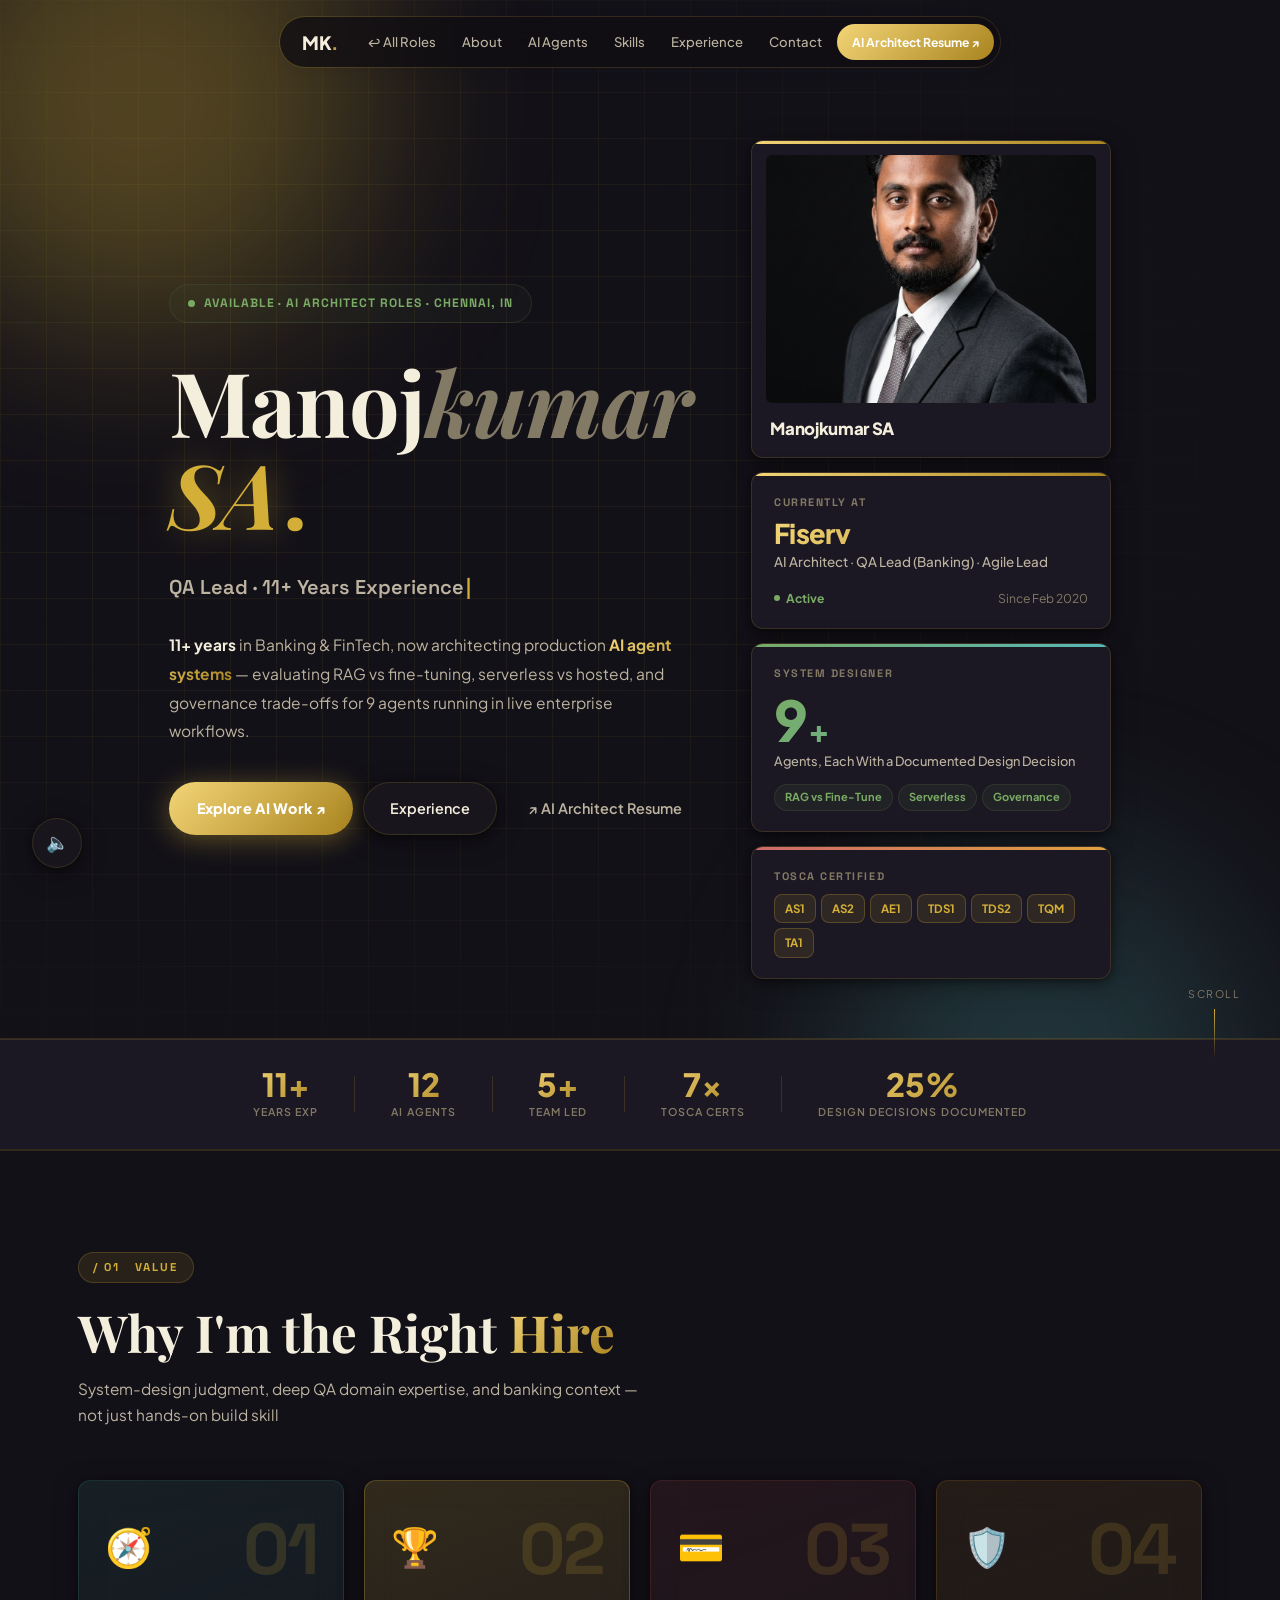
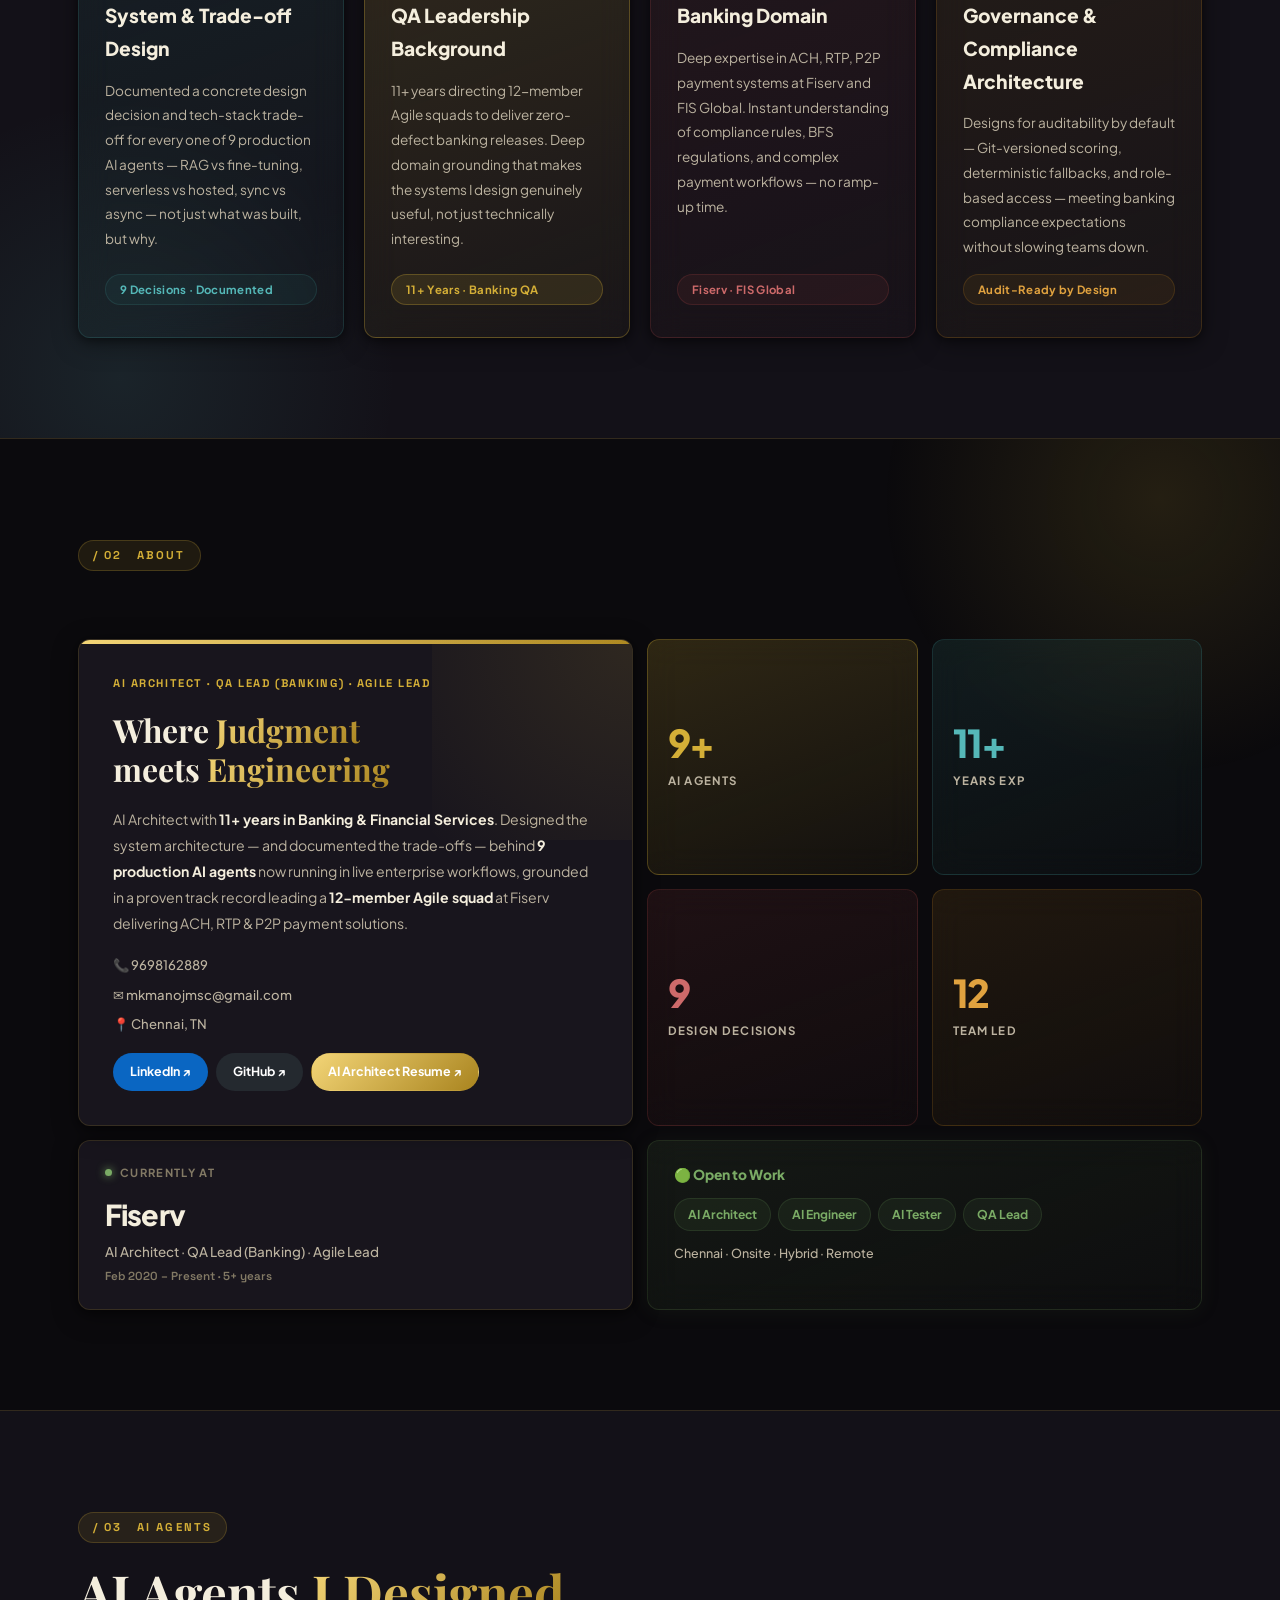
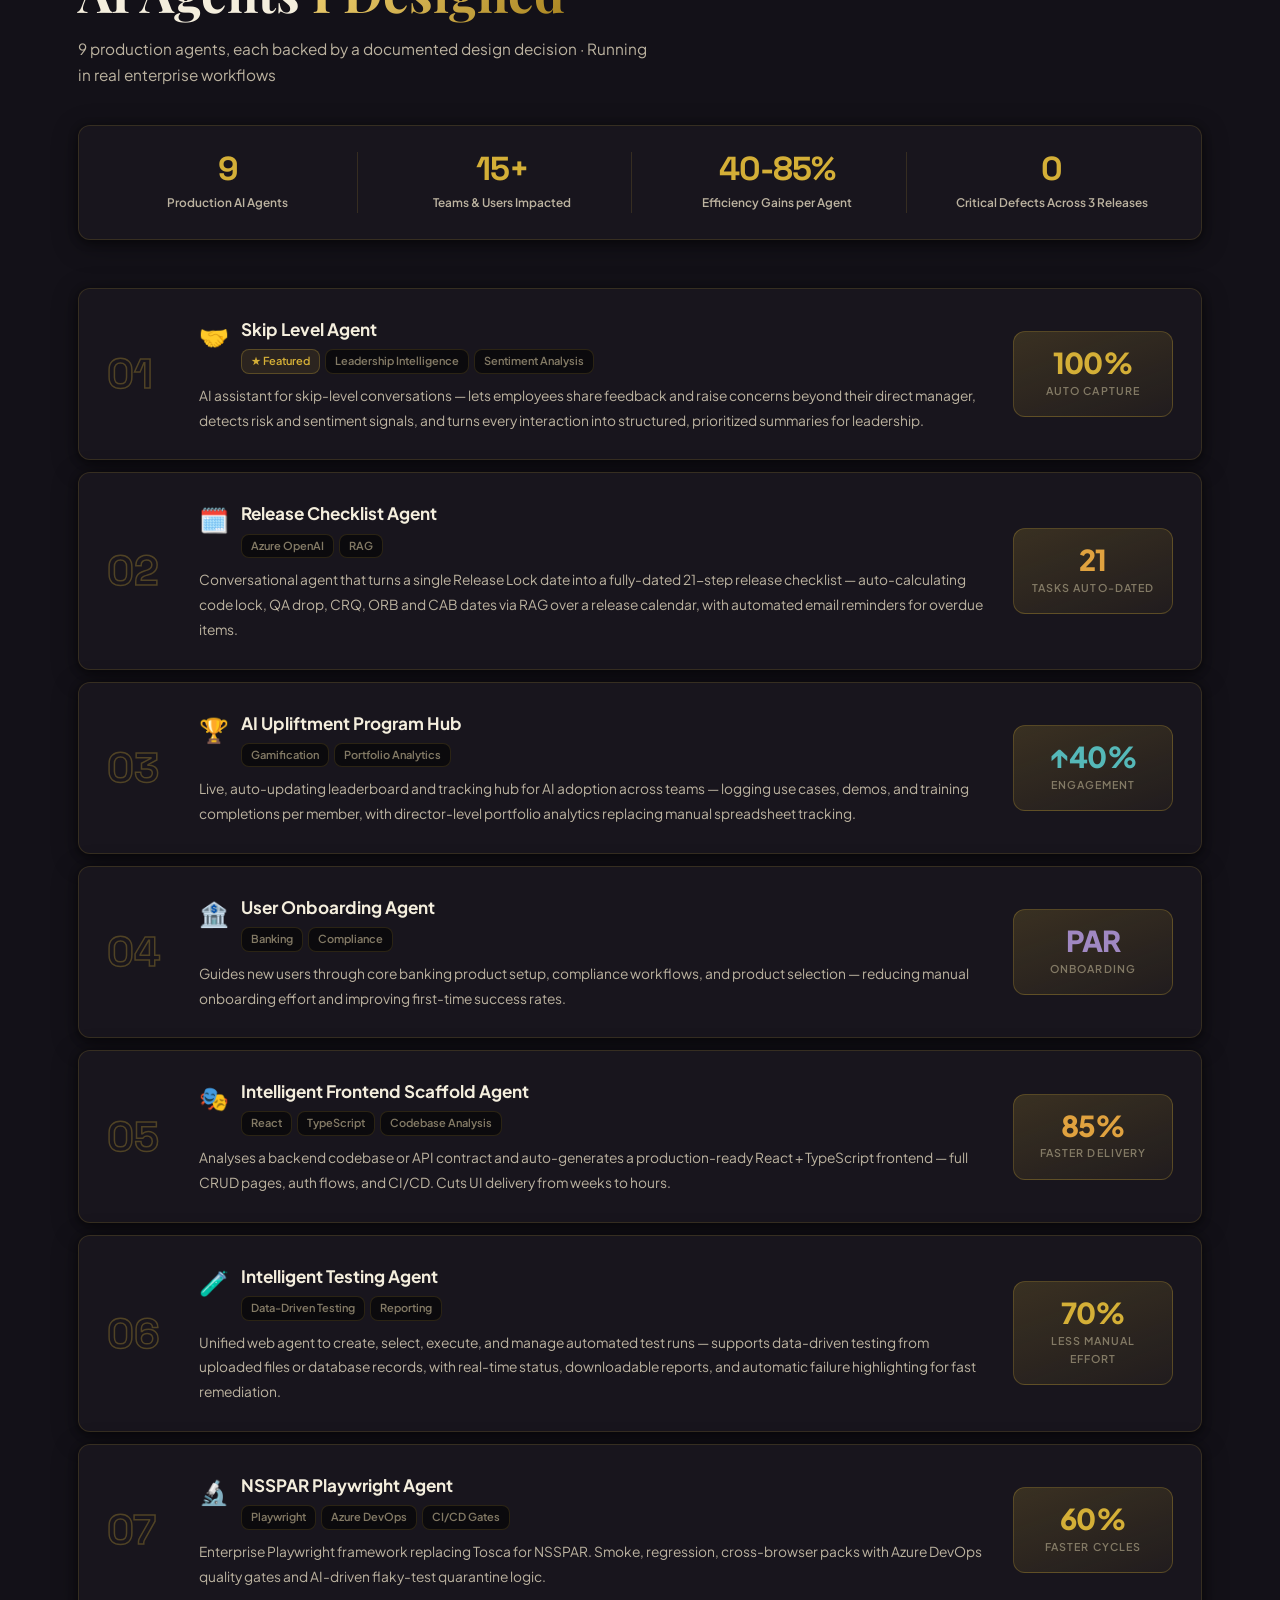
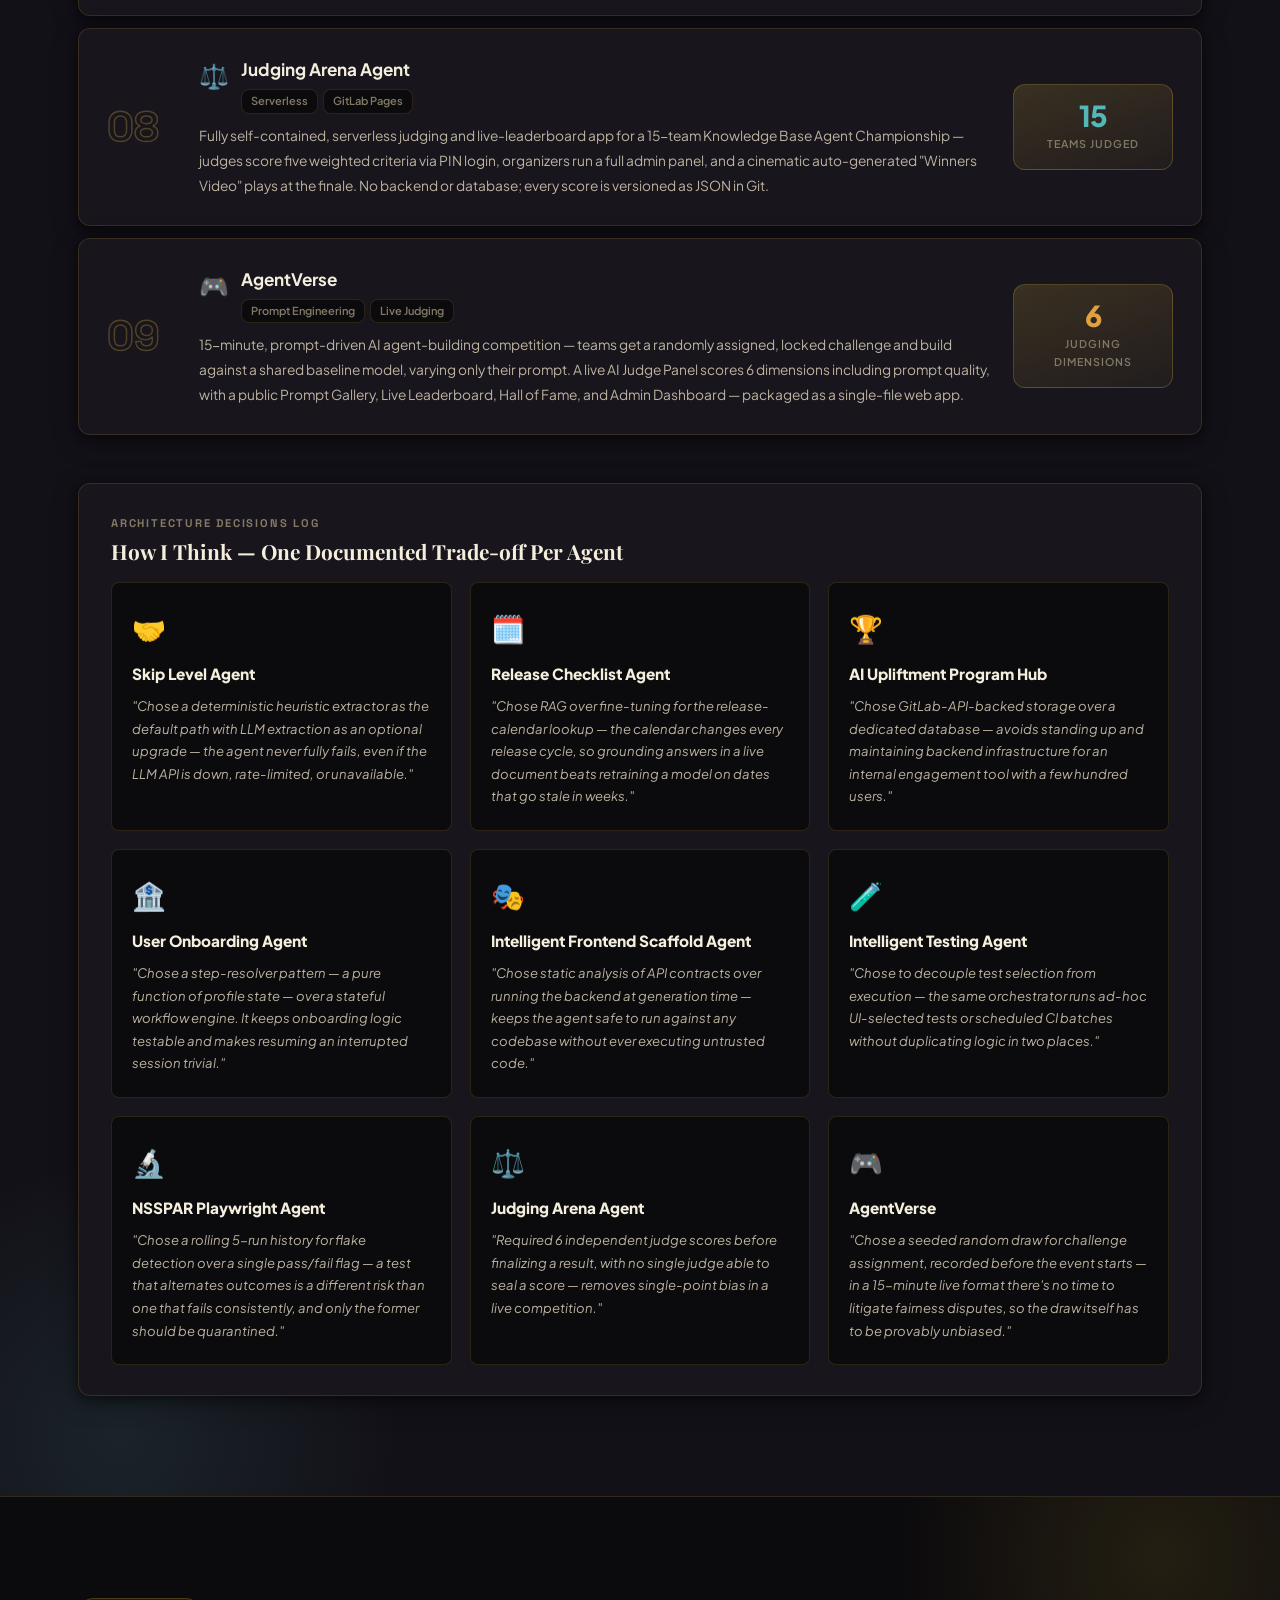
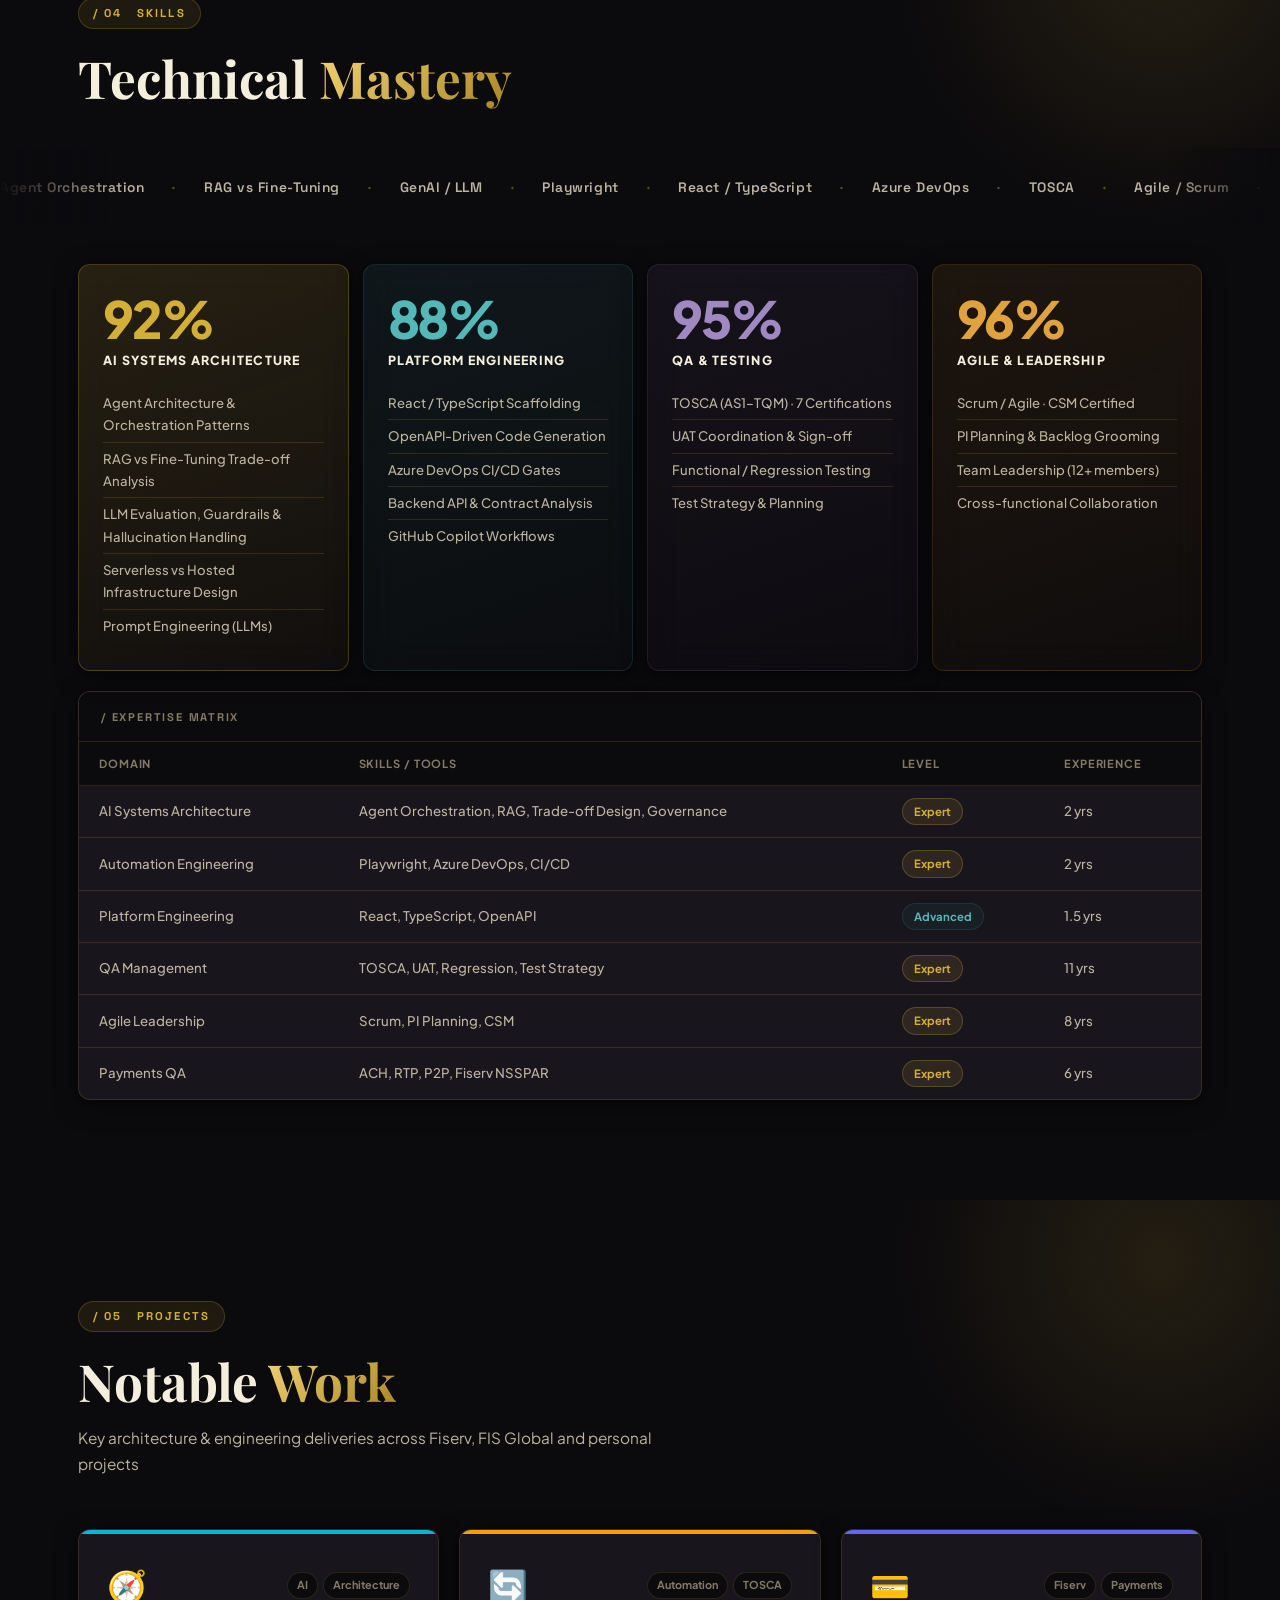
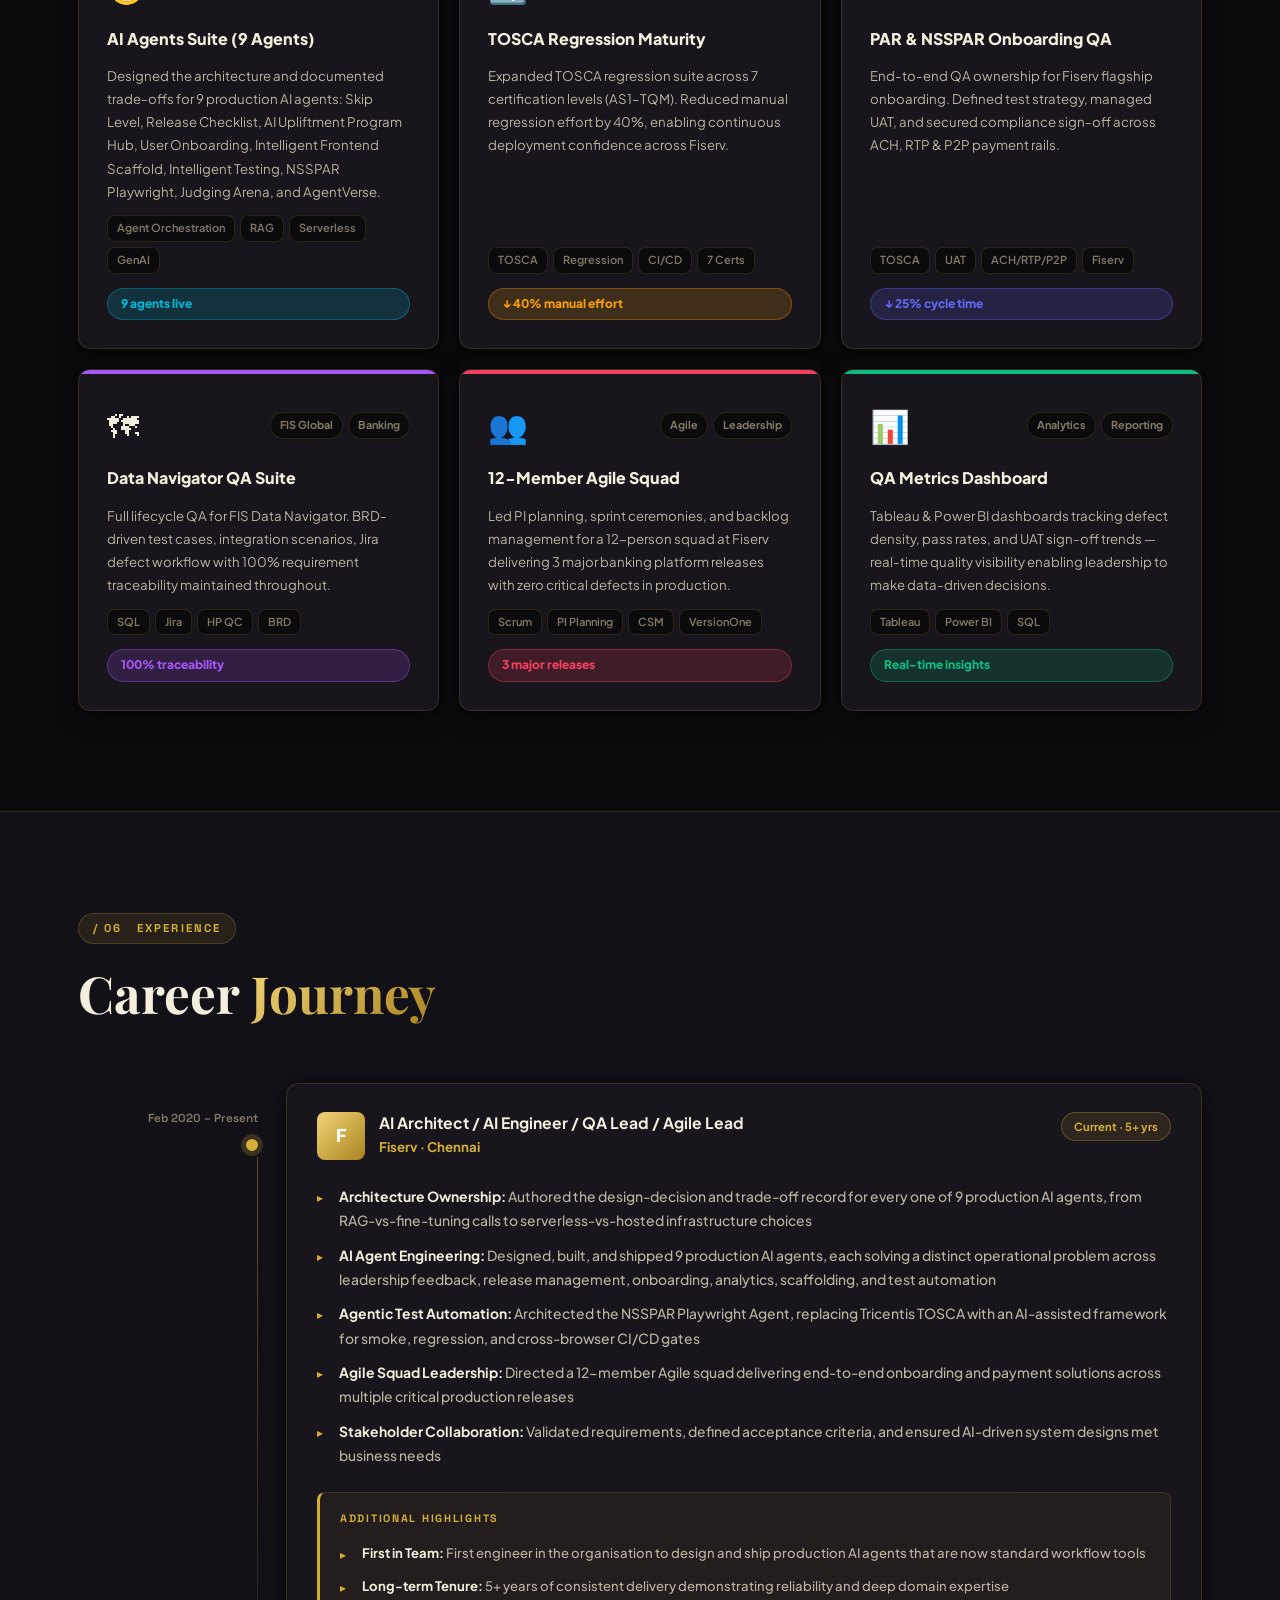
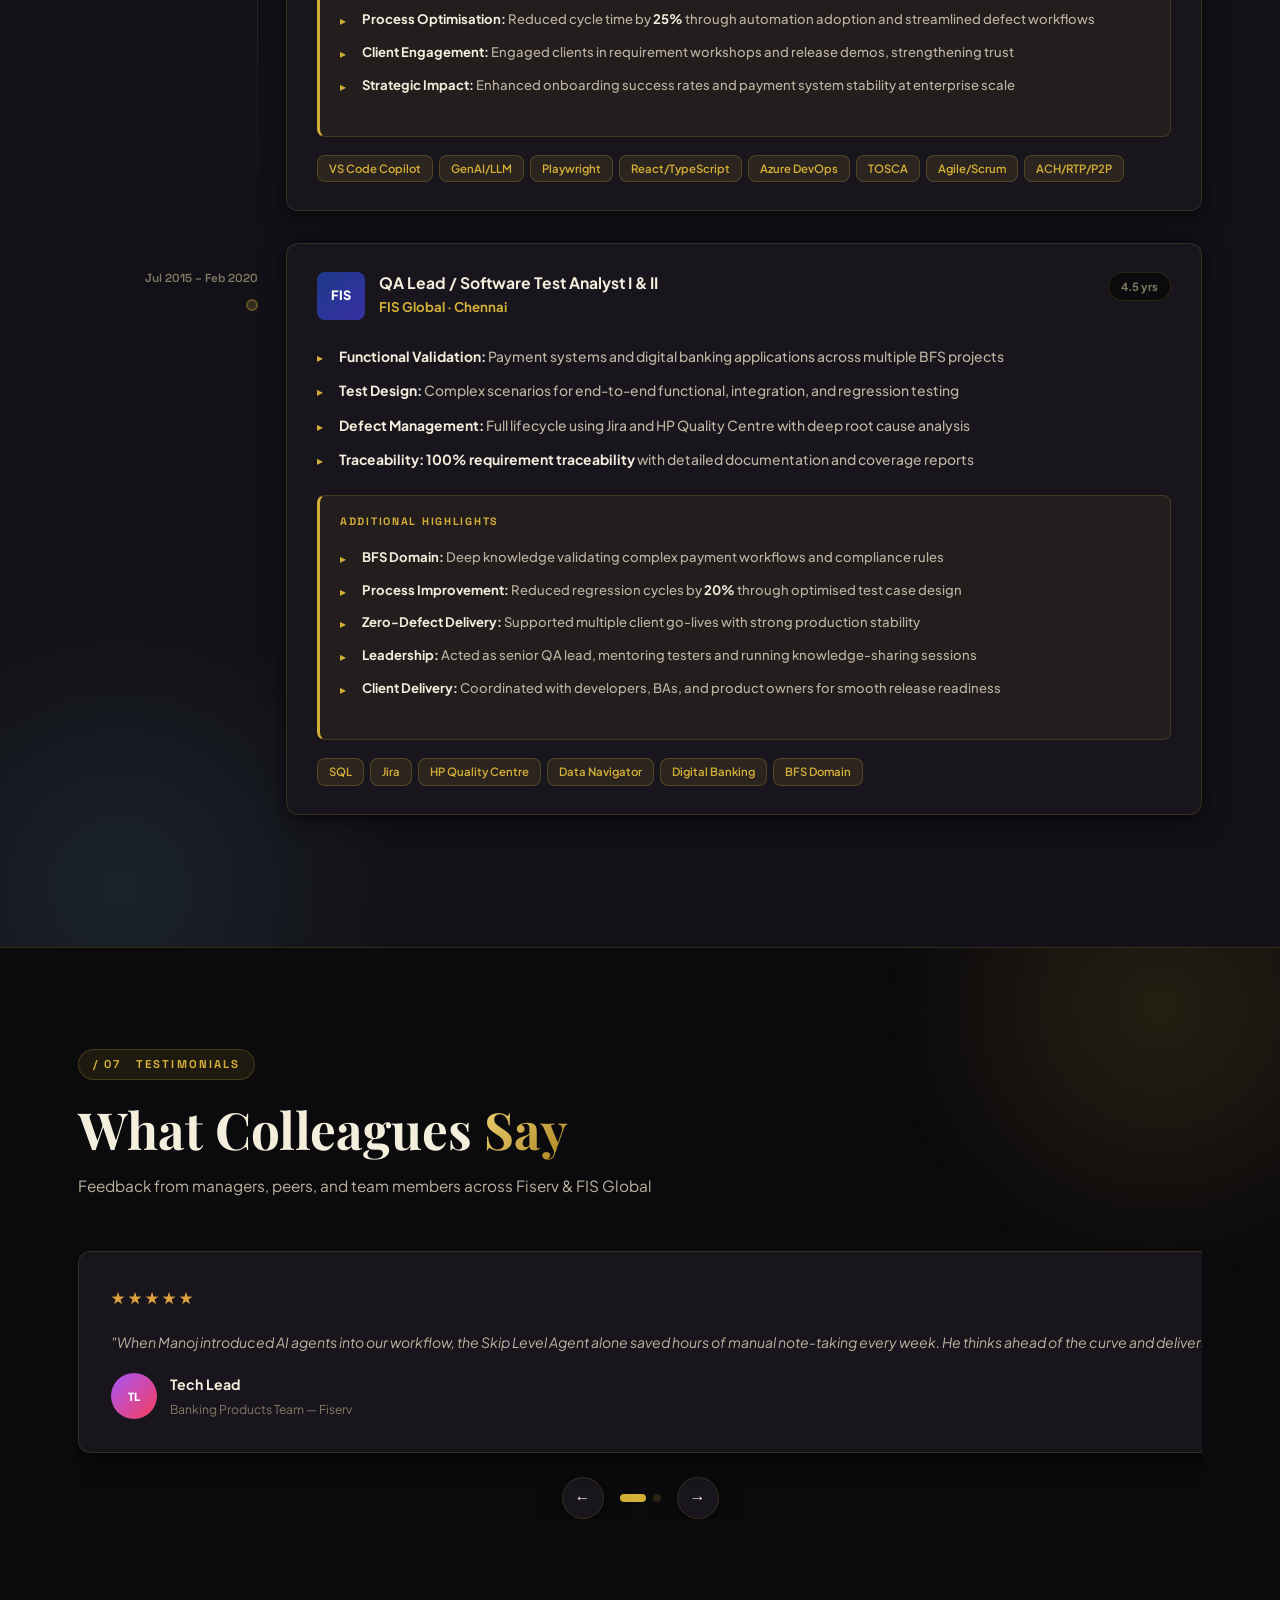
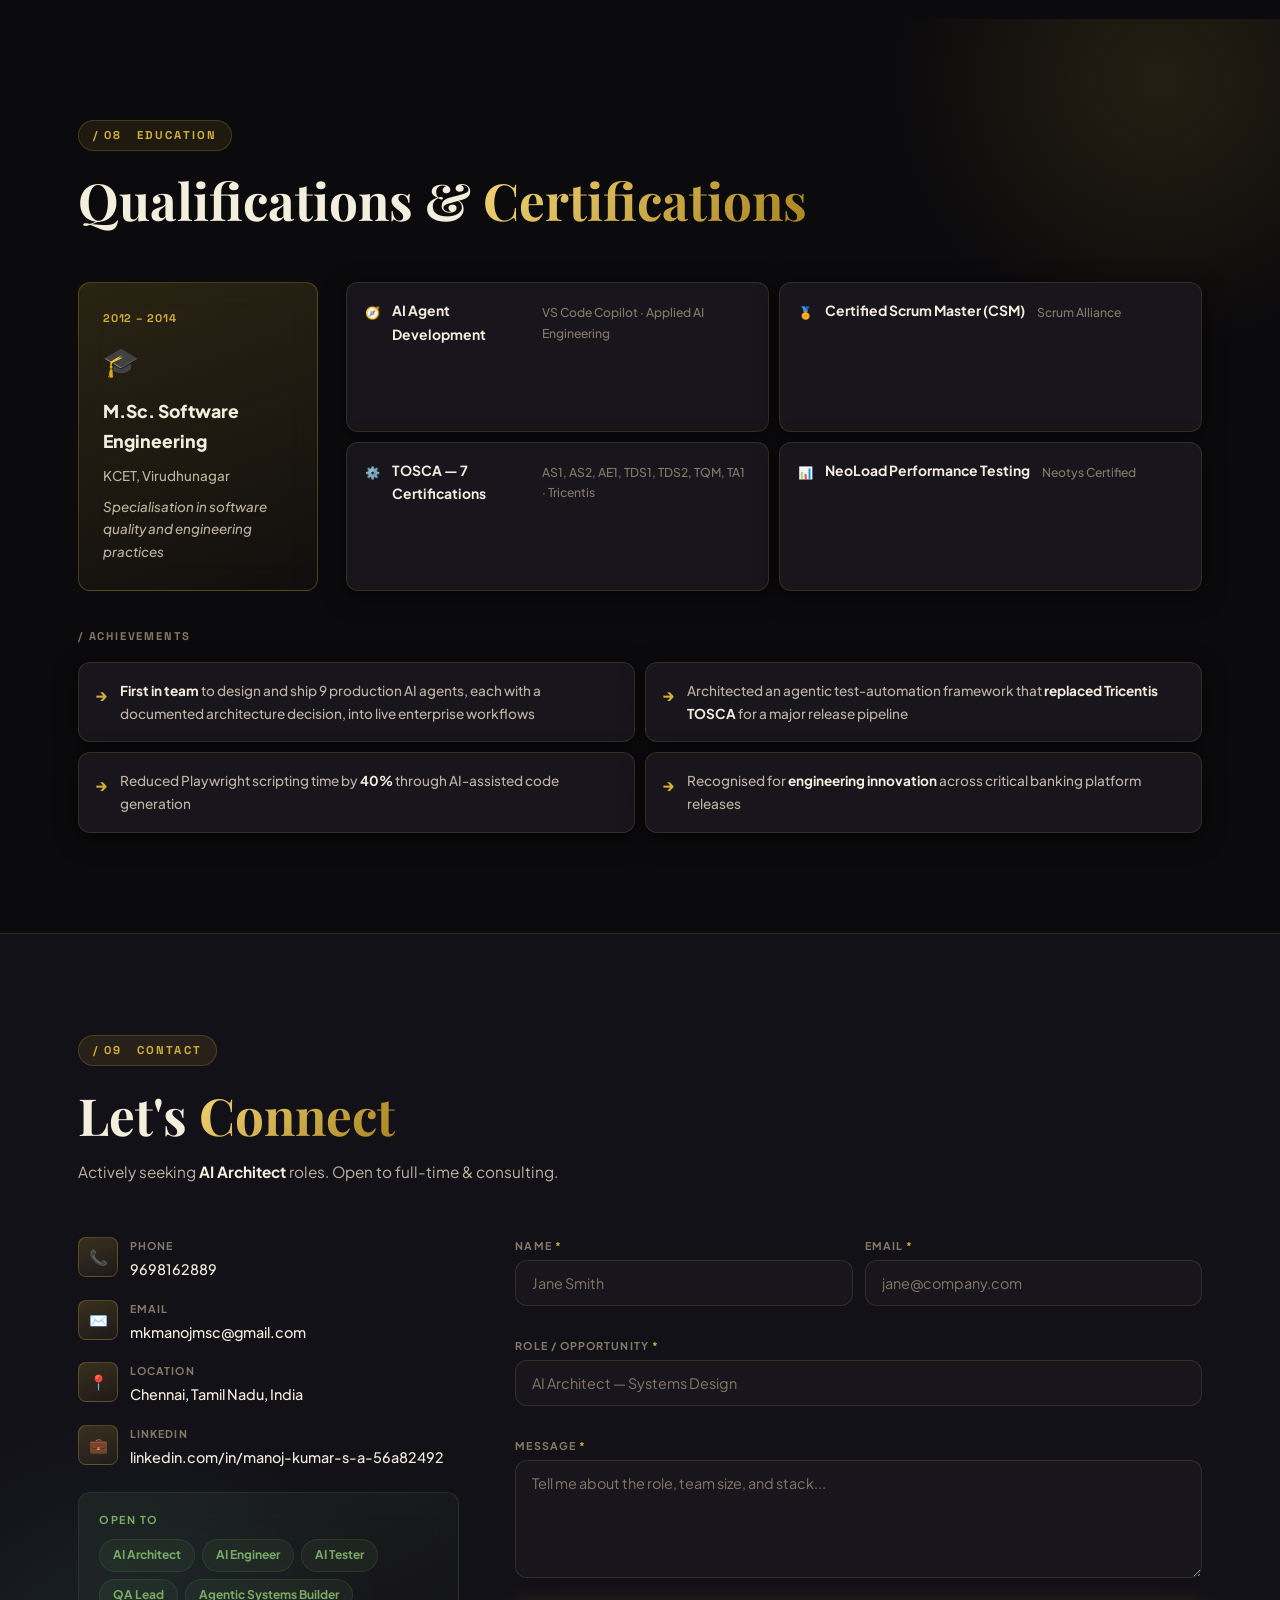
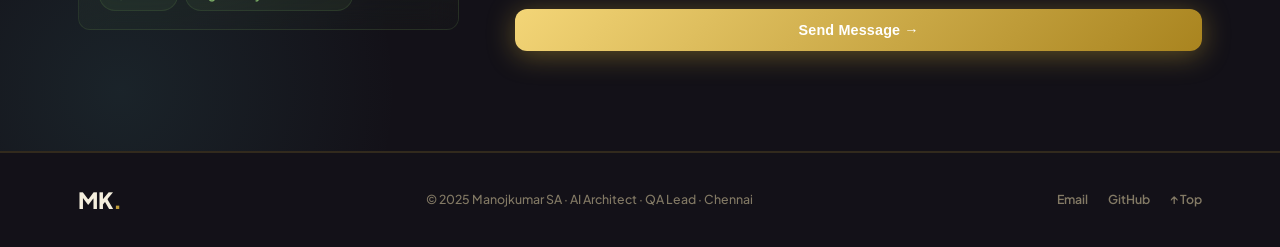
<file: index-ai-architect.html>
<!DOCTYPE html>
<html lang="en">
<head>
  <meta charset="UTF-8"/>
<meta name="viewport" content="width=device-width, initial-scale=1.0">
  <title>Manojkumar SA — AI Architect · Systems &amp; Platform Design</title>
  <meta name="description" content="AI Architect with 11+ years in Banking &amp; FinTech, designing the system architecture behind 9 production AI agents — RAG vs fine-tuning, serverless vs hosted, and governance trade-offs documented end-to-end."/>
  <link rel="icon" type="image/jpeg" href="profile.jpg"/>
  <link rel="canonical" href="https://manojkumar1792.github.io/Manojkumar-Portfolio/index-ai-architect.html"/>
  <meta property="og:type" content="website"/>
  <meta property="og:title" content="Manojkumar SA — AI Architect · Systems &amp; Platform Design"/>
  <meta property="og:description" content="AI Architect designing the system architecture behind 9 production AI agents — RAG vs fine-tuning, serverless vs hosted, and governance trade-offs documented end-to-end."/>
  <meta property="og:image" content="https://manojkumar1792.github.io/Manojkumar-Portfolio/profile.jpg"/>
  <meta property="og:url" content="https://manojkumar1792.github.io/Manojkumar-Portfolio/index-ai-architect.html"/>
  <meta name="twitter:card" content="summary_large_image"/>
  <meta name="twitter:title" content="Manojkumar SA — AI Architect · Systems &amp; Platform Design"/>
  <meta name="twitter:description" content="AI Architect documenting design decisions and trade-offs behind 9 production AI agents."/>
  <meta name="twitter:image" content="https://manojkumar1792.github.io/Manojkumar-Portfolio/profile.jpg"/>
  <link rel="preconnect" href="https://fonts.googleapis.com"/>
  <link rel="preconnect" href="https://fonts.gstatic.com" crossorigin/>
  <link href="https://fonts.googleapis.com/css2?family=Playfair+Display:ital,wght@0,500;0,600;0,700;0,800;0,900;1,600&family=Plus+Jakarta+Sans:ital,wght@0,300;0,400;0,500;0,600;0,700;0,800;1,400&family=Space+Grotesk:wght@400;500;600;700&display=swap" rel="stylesheet"/>
  <link rel="stylesheet" href="style.css?v=4"/>
</head>
<body>

<!-- Scroll progress & cursor -->
<div id="scrollBar" class="scroll-bar"></div>
<div id="cursorGlow" class="cursor-glow"></div>

<!-- NAV: centered pill -->
<nav id="nav">
  <div class="nav-pill">
    <a href="#hero" class="nav-logo">MK<span>.</span></a>
    <ul class="nav-links" id="navLinks">
      <li><a href="index.html">↩ All Roles</a></li>
      <li><a href="#about">About</a></li>
      <li><a href="#ai-agents">AI Agents</a></li>
      <li><a href="#skills">Skills</a></li>
      <li><a href="#experience">Experience</a></li>
      <li><a href="#contact">Contact</a></li>
    </ul>
    <a href="resume-ai-architect.html" target="_blank" class="nav-resume">AI Architect Resume ↗</a>
    <button class="burger" id="burger" aria-label="Menu"><span></span><span></span><span></span></button>
  </div>
</nav>

<!-- HERO -->
<section class="hero" id="hero">
  <div class="hero-grid-bg"></div>
  <div class="hero-glow g1"></div>
  <div class="hero-glow g2"></div>

  <div class="hero-layout">
    <!-- LEFT -->
    <div class="hero-left">
      <div class="hero-avail">
        <span class="avail-dot"></span>
        Available · AI Architect Roles · Chennai, IN
      </div>

      <h1 class="hero-name">
        <span class="hn-top">Manoj<span class="hn-dim">kumar</span></span>
        <span class="hn-bot"><span class="hn-grad">SA</span><span class="hn-dot">.</span></span>
      </h1>

      <div class="hero-role-wrap">
        <span id="typedRole"></span><span class="role-cursor">|</span>
      </div>

      <p class="hero-desc">
        <strong>11+ years</strong> in Banking &amp; FinTech, now architecting
        production <strong class="hero-ai-label">AI agent systems</strong> — evaluating RAG vs
        fine-tuning, serverless vs hosted, and governance trade-offs for 9 agents
        running in live enterprise workflows.
      </p>

      <div class="hero-actions">
        <a href="#ai-agents" class="btn-neon">Explore AI Work ↗</a>
        <a href="#experience" class="btn-outline">Experience</a>
        <a href="resume-ai-architect.html" target="_blank" class="btn-ghost">↗ AI Architect Resume</a>
      </div>
    </div>

    <!-- RIGHT: floating info cards -->
    <div class="hero-right">
      <div class="hf-card hero-photo-card">
        <img class="hero-photo" src="profile.jpg" alt="Manojkumar SA"/>
        <div class="hero-photo-name">Manojkumar SA</div>
      </div>
      <div class="hf-card hfc-top float-a">
        <div class="hfc-eyebrow">Currently at</div>
        <div class="hfc-co">Fiserv</div>
        <div class="hfc-role">AI Architect · QA Lead (Banking) · Agile Lead</div>
        <div class="hfc-footer">
          <span class="hfc-live"><span></span>Active</span>
          <span>Since Feb 2020</span>
        </div>
      </div>

      <div class="hf-card hfc-mid float-b">
        <div class="hfc-eyebrow">System Designer</div>
        <div class="hfc-big">9<span>+</span></div>
        <div class="hfc-sub">Agents, Each With a Documented Design Decision</div>
        <div class="hfc-tags">
          <span>RAG vs Fine-Tune</span><span>Serverless</span><span>Governance</span>
        </div>
      </div>

      <div class="hf-card hfc-bot float-c">
        <div class="hfc-eyebrow">TOSCA Certified</div>
        <div class="hfc-certs">
          <span>AS1</span><span>AS2</span><span>AE1</span><span>TDS1</span>
          <span>TDS2</span><span>TQM</span><span>TA1</span>
        </div>
      </div>
    </div>
  </div>

  <!-- KPI strip -->
  <div class="hero-kpis">
    <div class="hk"><span class="hk-n">11+</span><span class="hk-l">Years Exp</span></div>
    <div class="hk-sep"></div>
    <div class="hk"><span class="hk-n">9+</span><span class="hk-l">AI Agents</span></div>
    <div class="hk-sep"></div>
    <div class="hk"><span class="hk-n">12</span><span class="hk-l">Team Led</span></div>
    <div class="hk-sep"></div>
    <div class="hk"><span class="hk-n">7×</span><span class="hk-l">TOSCA Certs</span></div>
    <div class="hk-sep"></div>
    <div class="hk"><span class="hk-n">9</span><span class="hk-l">Design Decisions Documented</span></div>
  </div>

  <a class="hero-scroll" href="#about"><span>scroll</span><div class="hs-line"></div></a>
</section>

<!-- WHY HIRE ME -->
<section class="section s-alt" id="value">
  <div class="container">
    <div class="sec-label">/ 01 &nbsp; Value</div>
    <h2 class="sec-h2">Why I'm the Right <span class="text-grad">Hire</span></h2>
    <p class="sec-sub">System-design judgment, deep QA domain expertise, and banking context — not just hands-on build skill</p>
    <div class="vp-grid">

      <div class="vp-card vc-cyan reveal">
        <div class="vp-top"><span class="vp-ico">🧭</span><span class="vp-num">01</span></div>
        <h3>System &amp; Trade-off Design</h3>
        <p>Documented a concrete design decision and tech-stack trade-off for every one of 9 production AI agents — RAG vs fine-tuning, serverless vs hosted, sync vs async — not just what was built, but why.</p>
        <span class="vp-badge">9 Decisions · Documented</span>
      </div>

      <div class="vp-card vc-indigo reveal">
        <div class="vp-top"><span class="vp-ico">🏆</span><span class="vp-num">02</span></div>
        <h3>QA Leadership Background</h3>
        <p>11+ years directing 12-member Agile squads to deliver zero-defect banking releases. Deep domain grounding that makes the systems I design genuinely useful, not just technically interesting.</p>
        <span class="vp-badge">11+ Years · Banking QA</span>
      </div>

      <div class="vp-card vc-rose reveal">
        <div class="vp-top"><span class="vp-ico">💳</span><span class="vp-num">03</span></div>
        <h3>Banking Domain</h3>
        <p>Deep expertise in ACH, RTP, P2P payment systems at Fiserv and FIS Global. Instant understanding of compliance rules, BFS regulations, and complex payment workflows — no ramp-up time.</p>
        <span class="vp-badge">Fiserv · FIS Global</span>
      </div>

      <div class="vp-card vc-amber reveal">
        <div class="vp-top"><span class="vp-ico">🛡️</span><span class="vp-num">04</span></div>
        <h3>Governance &amp; Compliance Architecture</h3>
        <p>Designs for auditability by default — Git-versioned scoring, deterministic fallbacks, and role-based access — meeting banking compliance expectations without slowing teams down.</p>
        <span class="vp-badge">Audit-Ready by Design</span>
      </div>

    </div>
  </div>
</section>

<!-- ABOUT BENTO -->
<section class="section" id="about">
  <div class="container">
    <div class="sec-label">/ 02 &nbsp; About</div>

    <div class="bento">
      <!-- Bio card — 2×2 -->
      <div class="bento-bio reveal">
        <div class="bb-tag">AI Architect · QA Lead (Banking) · Agile Lead</div>
        <h2 class="bb-h">Where <em>Judgment</em><br/>meets <em>Engineering</em></h2>
        <p class="bb-body">AI Architect with <strong>11+ years in Banking &amp; Financial Services</strong>.
        Designed the system architecture — and documented the trade-offs — behind <strong>9 production AI agents</strong> now
        running in live enterprise workflows, grounded in a proven track record leading a <strong>12-member Agile squad</strong>
        at Fiserv delivering ACH, RTP &amp; P2P payment solutions.</p>
        <div class="bb-contacts">
          <a href="tel:9698162889" class="bbc">📞 9698162889</a>
          <a href="mailto:mkmanojmsc@gmail.com" class="bbc">✉ mkmanojmsc@gmail.com</a>
          <span class="bbc">📍 Chennai, TN</span>
        </div>
        <div class="bb-soc">
          <a href="https://www.linkedin.com/in/manoj-kumar-s-a-56a82492/" target="_blank" rel="noopener" class="bbsoc linkedin">LinkedIn ↗</a>
          <a href="https://github.com/Manojkumar1792" target="_blank" rel="noopener" class="bbsoc github">GitHub ↗</a>
          <a href="resume-ai-architect.html" target="_blank" class="bbsoc resume">AI Architect Resume ↗</a>
        </div>
      </div>

      <!-- Stat cards -->
      <div class="bento-stat s1 reveal"><span class="bs-n neon">9+</span><span class="bs-l">AI Agents</span></div>
      <div class="bento-stat s2 reveal"><span class="bs-n blue">11+</span><span class="bs-l">Years Exp</span></div>
      <div class="bento-stat s3 reveal"><span class="bs-n purple">9</span><span class="bs-l">Design Decisions</span></div>
      <div class="bento-stat s4 reveal"><span class="bs-n amber">12</span><span class="bs-l">Team Led</span></div>

      <!-- Currently at -->
      <div class="bento-curr reveal">
        <div class="bc-ind"><span class="bc-live"></span>Currently at</div>
        <div class="bc-name">Fiserv</div>
        <div class="bc-role">AI Architect · QA Lead (Banking) · Agile Lead</div>
        <div class="bc-since">Feb 2020 – Present · 5+ years</div>
      </div>

      <!-- Open to work -->
      <div class="bento-open reveal">
        <div class="bo-badge">🟢 Open to Work</div>
        <div class="bo-roles">
          <span>AI Architect</span><span>AI Engineer</span><span>AI Tester</span><span>QA Lead</span>
        </div>
        <div class="bo-loc">Chennai · Onsite · Hybrid · Remote</div>
      </div>
    </div>
  </div>
</section>

<!-- AI AGENTS -->
<section class="section s-alt" id="ai-agents">
  <div class="container">
    <div class="sec-label">/ 03 &nbsp; AI Agents</div>
    <h2 class="sec-h2">AI Agents <span class="text-grad">I Designed</span></h2>
    <p class="sec-sub">9 production agents, each backed by a documented design decision · Running in real enterprise workflows</p>

    <div class="impact-strip reveal">
      <div class="impact-item">
        <span class="impact-n">9</span>
        <span class="impact-l">Production AI Agents</span>
      </div>
      <div class="impact-item">
        <span class="impact-n">15+</span>
        <span class="impact-l">Teams &amp; Users Impacted</span>
      </div>
      <div class="impact-item">
        <span class="impact-n">40-85%</span>
        <span class="impact-l">Efficiency Gains per Agent</span>
      </div>
      <div class="impact-item">
        <span class="impact-n">0</span>
        <span class="impact-l">Critical Defects Across 3 Releases</span>
      </div>
    </div>

    <div class="agents-list">

      <div class="agent-card reveal">
        <div class="ac-num">01</div>
        <div class="ac-body">
          <div class="ac-head">
            <span class="ac-ico">🤝</span>
            <div>
              <h3>Skip Level Agent</h3>
              <div class="ac-tags"><span class="act star">★ Featured</span><span class="act">Leadership Intelligence</span><span class="act">Sentiment Analysis</span></div>
            </div>
          </div>
          <p>AI assistant for skip-level conversations — lets employees share feedback and raise concerns beyond their direct manager, detects risk and sentiment signals, and turns every interaction into structured, prioritized summaries for leadership.</p>
        </div>
        <div class="ac-metric">
          <div class="am-val">100%</div>
          <div class="am-label">Auto Capture</div>
        </div>
      </div>

      <div class="agent-card reveal">
        <div class="ac-num">02</div>
        <div class="ac-body">
          <div class="ac-head">
            <span class="ac-ico">🗓️</span>
            <div>
              <h3>Release Checklist Agent</h3>
              <div class="ac-tags"><span class="act">Azure OpenAI</span><span class="act">RAG</span></div>
            </div>
          </div>
          <p>Conversational agent that turns a single Release Lock date into a fully-dated 21-step release checklist — auto-calculating code lock, QA drop, CRQ, ORB and CAB dates via RAG over a release calendar, with automated email reminders for overdue items.</p>
        </div>
        <div class="ac-metric">
          <div class="am-val amber">21</div>
          <div class="am-label">Tasks Auto-Dated</div>
        </div>
      </div>

      <div class="agent-card reveal">
        <div class="ac-num">03</div>
        <div class="ac-body">
          <div class="ac-head">
            <span class="ac-ico">🏆</span>
            <div>
              <h3>AI Upliftment Program Hub</h3>
              <div class="ac-tags"><span class="act">Gamification</span><span class="act">Portfolio Analytics</span></div>
            </div>
          </div>
          <p>Live, auto-updating leaderboard and tracking hub for AI adoption across teams — logging use cases, demos, and training completions per member, with director-level portfolio analytics replacing manual spreadsheet tracking.</p>
        </div>
        <div class="ac-metric">
          <div class="am-val blue">↑40%</div>
          <div class="am-label">Engagement</div>
        </div>
      </div>

      <div class="agent-card reveal">
        <div class="ac-num">04</div>
        <div class="ac-body">
          <div class="ac-head">
            <span class="ac-ico">🏦</span>
            <div>
              <h3>User Onboarding Agent</h3>
              <div class="ac-tags"><span class="act">Banking</span><span class="act">Compliance</span></div>
            </div>
          </div>
          <p>Guides new users through core banking product setup, compliance workflows, and product selection — reducing manual onboarding effort and improving first-time success rates.</p>
        </div>
        <div class="ac-metric">
          <div class="am-val purple">PAR</div>
          <div class="am-label">Onboarding</div>
        </div>
      </div>

      <div class="agent-card reveal">
        <div class="ac-num">05</div>
        <div class="ac-body">
          <div class="ac-head">
            <span class="ac-ico">🎭</span>
            <div>
              <h3>Intelligent Frontend Scaffold Agent</h3>
              <div class="ac-tags"><span class="act">React</span><span class="act">TypeScript</span><span class="act">Codebase Analysis</span></div>
            </div>
          </div>
          <p>Analyses a backend codebase or API contract and auto-generates a production-ready React + TypeScript frontend — full CRUD pages, auth flows, and CI/CD. Cuts UI delivery from weeks to hours.</p>
        </div>
        <div class="ac-metric">
          <div class="am-val amber">85%</div>
          <div class="am-label">Faster Delivery</div>
        </div>
      </div>

      <div class="agent-card reveal">
        <div class="ac-num">06</div>
        <div class="ac-body">
          <div class="ac-head">
            <span class="ac-ico">🧪</span>
            <div>
              <h3>Intelligent Testing Agent</h3>
              <div class="ac-tags"><span class="act">Data-Driven Testing</span><span class="act">Reporting</span></div>
            </div>
          </div>
          <p>Unified web agent to create, select, execute, and manage automated test runs — supports data-driven testing from uploaded files or database records, with real-time status, downloadable reports, and automatic failure highlighting for fast remediation.</p>
        </div>
        <div class="ac-metric">
          <div class="am-val">70%</div>
          <div class="am-label">Less Manual Effort</div>
        </div>
      </div>

      <div class="agent-card reveal">
        <div class="ac-num">07</div>
        <div class="ac-body">
          <div class="ac-head">
            <span class="ac-ico">🔬</span>
            <div>
              <h3>NSSPAR Playwright Agent</h3>
              <div class="ac-tags"><span class="act">Playwright</span><span class="act">Azure DevOps</span><span class="act">CI/CD Gates</span></div>
            </div>
          </div>
          <p>Enterprise Playwright framework replacing Tosca for NSSPAR. Smoke, regression, cross-browser packs with Azure DevOps quality gates and AI-driven flaky-test quarantine logic.</p>
        </div>
        <div class="ac-metric">
          <div class="am-val">60%</div>
          <div class="am-label">Faster Cycles</div>
        </div>
      </div>

      <div class="agent-card reveal">
        <div class="ac-num">08</div>
        <div class="ac-body">
          <div class="ac-head">
            <span class="ac-ico">⚖️</span>
            <div>
              <h3>Judging Arena Agent</h3>
              <div class="ac-tags"><span class="act">Serverless</span><span class="act">GitLab Pages</span></div>
            </div>
          </div>
          <p>Fully self-contained, serverless judging and live-leaderboard app for a 15-team Knowledge Base Agent Championship — judges score five weighted criteria via PIN login, organizers run a full admin panel, and a cinematic auto-generated "Winners Video" plays at the finale. No backend or database; every score is versioned as JSON in Git.</p>
        </div>
        <div class="ac-metric">
          <div class="am-val blue">15</div>
          <div class="am-label">Teams Judged</div>
        </div>
      </div>

      <div class="agent-card reveal">
        <div class="ac-num">09</div>
        <div class="ac-body">
          <div class="ac-head">
            <span class="ac-ico">🎮</span>
            <div>
              <h3>AgentVerse</h3>
              <div class="ac-tags"><span class="act">Prompt Engineering</span><span class="act">Live Judging</span></div>
            </div>
          </div>
          <p>15-minute, prompt-driven AI agent-building competition — teams get a randomly assigned, locked challenge and build against a shared baseline model, varying only their prompt. A live AI Judge Panel scores 6 dimensions including prompt quality, with a public Prompt Gallery, Live Leaderboard, Hall of Fame, and Admin Dashboard — packaged as a single-file web app.</p>
        </div>
        <div class="ac-metric">
          <div class="am-val amber">6</div>
          <div class="am-label">Judging Dimensions</div>
        </div>
      </div>

    </div>

    <div class="eval-block">
      <div class="ach-label" style="margin-bottom:6px;">Architecture Decisions Log</div>
      <h3 class="bb-h" style="font-size:1.3rem;">How I Think — One Documented Trade-off Per Agent</h3>
      <div class="eval-grid">
        <div class="eval-card">
          <span class="eval-ico">🤝</span>
          <h4>Skip Level Agent</h4>
          <p><em>"Chose a deterministic heuristic extractor as the default path with LLM extraction as an optional upgrade — the agent never fully fails, even if the LLM API is down, rate-limited, or unavailable."</em></p>
        </div>
        <div class="eval-card">
          <span class="eval-ico">🗓️</span>
          <h4>Release Checklist Agent</h4>
          <p><em>"Chose RAG over fine-tuning for the release-calendar lookup — the calendar changes every release cycle, so grounding answers in a live document beats retraining a model on dates that go stale in weeks."</em></p>
        </div>
        <div class="eval-card">
          <span class="eval-ico">🏆</span>
          <h4>AI Upliftment Program Hub</h4>
          <p><em>"Chose GitLab-API-backed storage over a dedicated database — avoids standing up and maintaining backend infrastructure for an internal engagement tool with a few hundred users."</em></p>
        </div>
        <div class="eval-card">
          <span class="eval-ico">🏦</span>
          <h4>User Onboarding Agent</h4>
          <p><em>"Chose a step-resolver pattern — a pure function of profile state — over a stateful workflow engine. It keeps onboarding logic testable and makes resuming an interrupted session trivial."</em></p>
        </div>
        <div class="eval-card">
          <span class="eval-ico">🎭</span>
          <h4>Intelligent Frontend Scaffold Agent</h4>
          <p><em>"Chose static analysis of API contracts over running the backend at generation time — keeps the agent safe to run against any codebase without ever executing untrusted code."</em></p>
        </div>
        <div class="eval-card">
          <span class="eval-ico">🧪</span>
          <h4>Intelligent Testing Agent</h4>
          <p><em>"Chose to decouple test selection from execution — the same orchestrator runs ad-hoc UI-selected tests or scheduled CI batches without duplicating logic in two places."</em></p>
        </div>
        <div class="eval-card">
          <span class="eval-ico">🔬</span>
          <h4>NSSPAR Playwright Agent</h4>
          <p><em>"Chose a rolling 5-run history for flake detection over a single pass/fail flag — a test that alternates outcomes is a different risk than one that fails consistently, and only the former should be quarantined."</em></p>
        </div>
        <div class="eval-card">
          <span class="eval-ico">⚖️</span>
          <h4>Judging Arena Agent</h4>
          <p><em>"Required 6 independent judge scores before finalizing a result, with no single judge able to seal a score — removes single-point bias in a live competition."</em></p>
        </div>
        <div class="eval-card">
          <span class="eval-ico">🎮</span>
          <h4>AgentVerse</h4>
          <p><em>"Chose a seeded random draw for challenge assignment, recorded before the event starts — in a 15-minute live format there's no time to litigate fairness disputes, so the draw itself has to be provably unbiased."</em></p>
        </div>
      </div>
    </div>
  </div>
</section>

<!-- SKILLS -->
<section class="section" id="skills">
  <div class="container">
    <div class="sec-label">/ 04 &nbsp; Skills</div>
    <h2 class="sec-h2">Technical <span class="text-grad">Mastery</span></h2>
  </div>

  <!-- Marquee ticker -->
  <div class="ticker-wrap">
    <div class="ticker-track">
      <div class="ticker-inner">
        <span>Agent Orchestration</span><span class="td">·</span><span>RAG vs Fine-Tuning</span><span class="td">·</span>
        <span>GenAI / LLM</span><span class="td">·</span><span>Playwright</span><span class="td">·</span>
        <span>React / TypeScript</span><span class="td">·</span><span>Azure DevOps</span><span class="td">·</span>
        <span>TOSCA</span><span class="td">·</span><span>Agile / Scrum</span><span class="td">·</span>
        <span>Jira</span><span class="td">·</span><span>SQL</span><span class="td">·</span>
        <span>ACH · RTP · P2P</span><span class="td">·</span><span>Confluence</span><span class="td">·</span>
        <span>Agent Orchestration</span><span class="td">·</span><span>RAG vs Fine-Tuning</span><span class="td">·</span>
        <span>GenAI / LLM</span><span class="td">·</span><span>Playwright</span><span class="td">·</span>
        <span>React / TypeScript</span><span class="td">·</span><span>Azure DevOps</span><span class="td">·</span>
        <span>TOSCA</span><span class="td">·</span><span>Agile / Scrum</span><span class="td">·</span>
        <span>Jira</span><span class="td">·</span><span>SQL</span><span class="td">·</span>
        <span>ACH · RTP · P2P</span><span class="td">·</span><span>Confluence</span><span class="td">·</span>
      </div>
    </div>
  </div>

  <div class="container">
    <div class="skills-bento">
      <div class="sk-bcard reveal">
        <div class="skb-pct neon">92%</div>
        <div class="skb-cat">AI Systems Architecture</div>
        <ul class="skb-list">
          <li>Agent Architecture &amp; Orchestration Patterns</li>
          <li>RAG vs Fine-Tuning Trade-off Analysis</li>
          <li>LLM Evaluation, Guardrails &amp; Hallucination Handling</li>
          <li>Serverless vs Hosted Infrastructure Design</li>
          <li>Prompt Engineering (LLMs)</li>
        </ul>
      </div>
      <div class="sk-bcard reveal">
        <div class="skb-pct blue">88%</div>
        <div class="skb-cat">Platform Engineering</div>
        <ul class="skb-list">
          <li>React / TypeScript Scaffolding</li>
          <li>OpenAPI-Driven Code Generation</li>
          <li>Azure DevOps CI/CD Gates</li>
          <li>Backend API &amp; Contract Analysis</li>
          <li>GitHub Copilot Workflows</li>
        </ul>
      </div>
      <div class="sk-bcard reveal">
        <div class="skb-pct purple">95%</div>
        <div class="skb-cat">QA &amp; Testing</div>
        <ul class="skb-list">
          <li>TOSCA (AS1–TQM) · 7 Certifications</li>
          <li>UAT Coordination &amp; Sign-off</li>
          <li>Functional / Regression Testing</li>
          <li>Test Strategy &amp; Planning</li>
        </ul>
      </div>
      <div class="sk-bcard reveal">
        <div class="skb-pct amber">96%</div>
        <div class="skb-cat">Agile &amp; Leadership</div>
        <ul class="skb-list">
          <li>Scrum / Agile · CSM Certified</li>
          <li>PI Planning &amp; Backlog Grooming</li>
          <li>Team Leadership (12+ members)</li>
          <li>Cross-functional Collaboration</li>
        </ul>
      </div>
    </div>

    <div class="matrix-card reveal">
      <div class="mx-label">/ Expertise Matrix</div>
      <table class="mx-table">
        <thead><tr><th>Domain</th><th>Skills / Tools</th><th>Level</th><th>Experience</th></tr></thead>
        <tbody>
          <tr><td>AI Systems Architecture</td><td>Agent Orchestration, RAG, Trade-off Design, Governance</td><td><span class="lv ex">Expert</span></td><td>2 yrs</td></tr>
          <tr><td>Automation Engineering</td><td>Playwright, Azure DevOps, CI/CD</td><td><span class="lv ex">Expert</span></td><td>2 yrs</td></tr>
          <tr><td>Platform Engineering</td><td>React, TypeScript, OpenAPI</td><td><span class="lv ad">Advanced</span></td><td>1.5 yrs</td></tr>
          <tr><td>QA Management</td><td>TOSCA, UAT, Regression, Test Strategy</td><td><span class="lv ex">Expert</span></td><td>11 yrs</td></tr>
          <tr><td>Agile Leadership</td><td>Scrum, PI Planning, CSM</td><td><span class="lv ex">Expert</span></td><td>8 yrs</td></tr>
          <tr><td>Payments QA</td><td>ACH, RTP, P2P, Fiserv NSSPAR</td><td><span class="lv ex">Expert</span></td><td>6 yrs</td></tr>
        </tbody>
      </table>
    </div>
  </div>
</section>

<!-- PROJECTS -->
<section class="section" id="projects">
  <div class="container">
    <div class="sec-label">/ 05 &nbsp; Projects</div>
    <h2 class="sec-h2">Notable <span class="text-grad">Work</span></h2>
    <p class="sec-sub">Key architecture &amp; engineering deliveries across Fiserv, FIS Global and personal projects</p>
    <div class="proj-grid">

      <div class="proj-card reveal" style="--ac:#06b6d4">
        <div class="pc-stripe"></div>
        <div class="pc-head"><span class="pc-ico">🧭</span><div class="pc-tags"><span>AI</span><span>Architecture</span></div></div>
        <h3>AI Agents Suite (9 Agents)</h3>
        <p>Designed the architecture and documented trade-offs for 9 production AI agents: Skip Level, Release Checklist, AI Upliftment Program Hub, User Onboarding, Intelligent Frontend Scaffold, Intelligent Testing, NSSPAR Playwright, Judging Arena, and AgentVerse.</p>
        <div class="pc-chips"><span>Agent Orchestration</span><span>RAG</span><span>Serverless</span><span>GenAI</span></div>
        <div class="pc-impact" style="--ic:#06b6d4">9 agents live</div>
      </div>

      <div class="proj-card reveal" style="--ac:#f59e0b">
        <div class="pc-stripe"></div>
        <div class="pc-head"><span class="pc-ico">🔄</span><div class="pc-tags"><span>Automation</span><span>TOSCA</span></div></div>
        <h3>TOSCA Regression Maturity</h3>
        <p>Expanded TOSCA regression suite across 7 certification levels (AS1–TQM). Reduced manual regression effort by 40%, enabling continuous deployment confidence across Fiserv.</p>
        <div class="pc-chips"><span>TOSCA</span><span>Regression</span><span>CI/CD</span><span>7 Certs</span></div>
        <div class="pc-impact" style="--ic:#f59e0b">↓ 40% manual effort</div>
      </div>

      <div class="proj-card reveal" style="--ac:#6366f1">
        <div class="pc-stripe"></div>
        <div class="pc-head"><span class="pc-ico">💳</span><div class="pc-tags"><span>Fiserv</span><span>Payments</span></div></div>
        <h3>PAR &amp; NSSPAR Onboarding QA</h3>
        <p>End-to-end QA ownership for Fiserv flagship onboarding. Defined test strategy, managed UAT, and secured compliance sign-off across ACH, RTP &amp; P2P payment rails.</p>
        <div class="pc-chips"><span>TOSCA</span><span>UAT</span><span>ACH/RTP/P2P</span><span>Fiserv</span></div>
        <div class="pc-impact" style="--ic:#6366f1">↓ 25% cycle time</div>
      </div>

      <div class="proj-card reveal" style="--ac:#a855f7">
        <div class="pc-stripe"></div>
        <div class="pc-head"><span class="pc-ico">🗺</span><div class="pc-tags"><span>FIS Global</span><span>Banking</span></div></div>
        <h3>Data Navigator QA Suite</h3>
        <p>Full lifecycle QA for FIS Data Navigator. BRD-driven test cases, integration scenarios, Jira defect workflow with 100% requirement traceability maintained throughout.</p>
        <div class="pc-chips"><span>SQL</span><span>Jira</span><span>HP QC</span><span>BRD</span></div>
        <div class="pc-impact" style="--ic:#a855f7">100% traceability</div>
      </div>

      <div class="proj-card reveal" style="--ac:#f43f5e">
        <div class="pc-stripe"></div>
        <div class="pc-head"><span class="pc-ico">👥</span><div class="pc-tags"><span>Agile</span><span>Leadership</span></div></div>
        <h3>12-Member Agile Squad</h3>
        <p>Led PI planning, sprint ceremonies, and backlog management for a 12-person squad at Fiserv delivering 3 major banking platform releases with zero critical defects in production.</p>
        <div class="pc-chips"><span>Scrum</span><span>PI Planning</span><span>CSM</span><span>VersionOne</span></div>
        <div class="pc-impact" style="--ic:#f43f5e">3 major releases</div>
      </div>

      <div class="proj-card reveal" style="--ac:#10b981">
        <div class="pc-stripe"></div>
        <div class="pc-head"><span class="pc-ico">📊</span><div class="pc-tags"><span>Analytics</span><span>Reporting</span></div></div>
        <h3>QA Metrics Dashboard</h3>
        <p>Tableau &amp; Power BI dashboards tracking defect density, pass rates, and UAT sign-off trends — real-time quality visibility enabling leadership to make data-driven decisions.</p>
        <div class="pc-chips"><span>Tableau</span><span>Power BI</span><span>SQL</span></div>
        <div class="pc-impact" style="--ic:#10b981">Real-time insights</div>
      </div>

    </div>
  </div>
</section>

<!-- EXPERIENCE -->
<section class="section s-alt" id="experience">
  <div class="container">
    <div class="sec-label">/ 06 &nbsp; Experience</div>
    <h2 class="sec-h2">Career <span class="text-grad">Journey</span></h2>

    <div class="timeline">

      <div class="tl-item reveal">
        <div class="tl-left">
          <div class="tl-period">Feb 2020 – Present</div>
          <div class="tl-node active"></div>
          <div class="tl-line"></div>
        </div>
        <div class="tl-card">
          <div class="tl-head">
            <div class="tl-logo">F</div>
            <div class="tl-info">
              <h3>AI Architect / AI Engineer / QA Lead / Agile Lead</h3>
              <div class="tl-co">Fiserv · Chennai</div>
            </div>
            <span class="tl-badge curr">Current · 5+ yrs</span>
          </div>
          <ul class="tl-points">
            <li><strong>Architecture Ownership:</strong> Authored the design-decision and trade-off record for every one of 9 production AI agents, from RAG-vs-fine-tuning calls to serverless-vs-hosted infrastructure choices</li>
            <li><strong>AI Agent Engineering:</strong> Designed, built, and shipped 9 production AI agents, each solving a distinct operational problem across leadership feedback, release management, onboarding, analytics, scaffolding, and test automation</li>
            <li><strong>Agentic Test Automation:</strong> Architected the NSSPAR Playwright Agent, replacing Tricentis TOSCA with an AI-assisted framework for smoke, regression, and cross-browser CI/CD gates</li>
            <li><strong>Agile Squad Leadership:</strong> Directed a 12-member Agile squad delivering end-to-end onboarding and payment solutions across multiple critical production releases</li>
            <li><strong>Stakeholder Collaboration:</strong> Validated requirements, defined acceptance criteria, and ensured AI-driven system designs met business needs</li>
          </ul>
          <div class="tl-highlights">
            <div class="tlh-label">Additional Highlights</div>
            <ul class="tl-points tl-sm">
              <li><strong>First in Team:</strong> First engineer in the organisation to design and ship production AI agents that are now standard workflow tools</li>
              <li><strong>Long-term Tenure:</strong> 5+ years of consistent delivery demonstrating reliability and deep domain expertise</li>
              <li><strong>Process Optimisation:</strong> Reduced cycle time by <strong class="text-neon">25%</strong> through automation adoption and streamlined defect workflows</li>
              <li><strong>Client Engagement:</strong> Engaged clients in requirement workshops and release demos, strengthening trust</li>
              <li><strong>Strategic Impact:</strong> Enhanced onboarding success rates and payment system stability at enterprise scale</li>
            </ul>
          </div>
          <div class="tl-chips">
            <span>VS Code Copilot</span><span>GenAI/LLM</span><span>Playwright</span><span>React/TypeScript</span>
            <span>Azure DevOps</span><span>TOSCA</span><span>Agile/Scrum</span><span>ACH/RTP/P2P</span>
          </div>
        </div>
      </div>

      <div class="tl-item reveal">
        <div class="tl-left">
          <div class="tl-period">Jul 2015 – Feb 2020</div>
          <div class="tl-node"></div>
        </div>
        <div class="tl-card">
          <div class="tl-head">
            <div class="tl-logo fis">FIS</div>
            <div class="tl-info">
              <h3>QA Lead / Software Test Analyst I &amp; II</h3>
              <div class="tl-co">FIS Global · Chennai</div>
            </div>
            <span class="tl-badge">4.5 yrs</span>
          </div>
          <ul class="tl-points">
            <li><strong>Functional Validation:</strong> Payment systems and digital banking applications across multiple BFS projects</li>
            <li><strong>Test Design:</strong> Complex scenarios for end-to-end functional, integration, and regression testing</li>
            <li><strong>Defect Management:</strong> Full lifecycle using Jira and HP Quality Centre with deep root cause analysis</li>
            <li><strong>Traceability:</strong> <strong>100% requirement traceability</strong> with detailed documentation and coverage reports</li>
          </ul>
          <div class="tl-highlights">
            <div class="tlh-label">Additional Highlights</div>
            <ul class="tl-points tl-sm">
              <li><strong>BFS Domain:</strong> Deep knowledge validating complex payment workflows and compliance rules</li>
              <li><strong>Process Improvement:</strong> Reduced regression cycles by <strong class="text-blue">20%</strong> through optimised test case design</li>
              <li><strong>Zero-Defect Delivery:</strong> Supported multiple client go-lives with strong production stability</li>
              <li><strong>Leadership:</strong> Acted as senior QA lead, mentoring testers and running knowledge-sharing sessions</li>
              <li><strong>Client Delivery:</strong> Coordinated with developers, BAs, and product owners for smooth release readiness</li>
            </ul>
          </div>
          <div class="tl-chips">
            <span>SQL</span><span>Jira</span><span>HP Quality Centre</span>
            <span>Data Navigator</span><span>Digital Banking</span><span>BFS Domain</span>
          </div>
        </div>
      </div>

    </div>
  </div>
</section>

<!-- TESTIMONIALS -->
<section class="section" id="testimonials">
  <div class="container">
    <div class="sec-label">/ 07 &nbsp; Testimonials</div>
    <h2 class="sec-h2">What Colleagues <span class="text-grad">Say</span></h2>
    <p class="sec-sub">Feedback from managers, peers, and team members across Fiserv &amp; FIS Global</p>

    <div class="tslider-wrap">
      <div class="tslider" id="tslider">

        <div class="tcard">
          <div class="tcard-stars">★★★★★</div>
          <p>"When Manoj introduced AI agents into our workflow, the Skip Level Agent alone saved hours of manual note-taking every week. He thinks ahead of the curve and delivers real business value that no one else on the team was even considering."</p>
          <div class="tcard-author">
            <div class="tca" style="background:linear-gradient(135deg,#a855f7,#f43f5e)">TL</div>
            <div><strong>Tech Lead</strong><span>Banking Products Team — Fiserv</span></div>
          </div>
        </div>

        <div class="tcard">
          <div class="tcard-stars">★★★★★</div>
          <p>"Manojkumar brings a rare combination of deep QA expertise and business acumen. His ability to translate complex payment requirements into airtight test scenarios is exceptional. An indispensable Agile lead who makes every release smoother."</p>
          <div class="tcard-author">
            <div class="tca" style="background:linear-gradient(135deg,#6366f1,#06b6d4)">PM</div>
            <div><strong>Project Manager</strong><span>Fiserv, Chennai — Banking Products</span></div>
          </div>
        </div>

        <div class="tcard">
          <div class="tcard-stars">★★★★★</div>
          <p>"The way Manoj coordinates UAT across business and tech teams is remarkable. He ensures every stakeholder is aligned, defects are triaged fast, and releases go smoothly. Our go-to lead for critical payment deliveries."</p>
          <div class="tcard-author">
            <div class="tca" style="background:linear-gradient(135deg,#10b981,#06b6d4)">SM</div>
            <div><strong>Scrum Master</strong><span>Fiserv — Payments Platform</span></div>
          </div>
        </div>

        <div class="tcard">
          <div class="tcard-stars">★★★★★</div>
          <p>"Working under Manoj gave me the best Agile education I've ever had. He is patient, structured, and always pushes the team to think about quality from day one. An outstanding people leader who lifts everyone around him."</p>
          <div class="tcard-author">
            <div class="tca" style="background:linear-gradient(135deg,#f59e0b,#f43f5e)">QA</div>
            <div><strong>QA Analyst</strong><span>FIS Global — BFS Domain</span></div>
          </div>
        </div>

      </div>
      <div class="tctrl">
        <button class="tcb" id="tPrev">←</button>
        <div class="tdots" id="tdots"></div>
        <button class="tcb" id="tNext">→</button>
      </div>
    </div>

  </div>
</section>

<!-- EDUCATION -->
<section class="section" id="education">
  <div class="container">
    <div class="sec-label">/ 08 &nbsp; Education</div>
    <h2 class="sec-h2">Qualifications &amp; <span class="text-grad">Certifications</span></h2>

    <div class="edu-layout">
      <div class="edu-deg reveal">
        <div class="ed-yr">2012 – 2014</div>
        <div class="ed-ico">🎓</div>
        <h3>M.Sc. Software Engineering</h3>
        <p>KCET, Virudhunagar</p>
        <p class="ed-note">Specialisation in software quality and engineering practices</p>
      </div>

      <div class="certs-grid">
        <div class="cert-card reveal"><span class="cert-ico">🧭</span><strong>AI Agent Development</strong><span>VS Code Copilot · Applied AI Engineering</span></div>
        <div class="cert-card reveal"><span class="cert-ico">🏅</span><strong>Certified Scrum Master (CSM)</strong><span>Scrum Alliance</span></div>
        <div class="cert-card reveal"><span class="cert-ico">⚙️</span><strong>TOSCA — 7 Certifications</strong><span>AS1, AS2, AE1, TDS1, TDS2, TQM, TA1 · Tricentis</span></div>
        <div class="cert-card reveal"><span class="cert-ico">📊</span><strong>NeoLoad Performance Testing</strong><span>Neotys Certified</span></div>
      </div>
    </div>

    <div class="ach-block">
      <div class="ach-label">/ Achievements</div>
      <div class="ach-grid">
        <div class="ach-item reveal"><span class="ai-arrow">→</span><p><strong>First in team</strong> to design and ship 9 production AI agents, each with a documented architecture decision, into live enterprise workflows</p></div>
        <div class="ach-item reveal"><span class="ai-arrow">→</span><p>Architected an agentic test-automation framework that <strong>replaced Tricentis TOSCA</strong> for a major release pipeline</p></div>
        <div class="ach-item reveal"><span class="ai-arrow">→</span><p>Reduced Playwright scripting time by <strong>40%</strong> through AI-assisted code generation</p></div>
        <div class="ach-item reveal"><span class="ai-arrow">→</span><p>Recognised for <strong>engineering innovation</strong> across critical banking platform releases</p></div>
      </div>
    </div>
  </div>
</section>

<!-- CONTACT -->
<section class="section s-alt" id="contact">
  <div class="container">
    <div class="sec-label">/ 09 &nbsp; Contact</div>
    <h2 class="sec-h2">Let's <span class="text-grad">Connect</span></h2>
    <p class="sec-sub">Actively seeking <strong>AI Architect</strong> roles. Open to full-time &amp; consulting.</p>

    <div class="contact-layout">
      <div class="contact-info reveal">
        <div class="ci-item"><div class="ci-ico">📞</div><div><strong>Phone</strong><a href="tel:9698162889">9698162889</a></div></div>
        <div class="ci-item"><div class="ci-ico">✉️</div><div><strong>Email</strong><a href="mailto:mkmanojmsc@gmail.com">mkmanojmsc@gmail.com</a></div></div>
        <div class="ci-item"><div class="ci-ico">📍</div><div><strong>Location</strong><span>Chennai, Tamil Nadu, India</span></div></div>
        <div class="ci-item"><div class="ci-ico">💼</div><div><strong>LinkedIn</strong><a href="https://www.linkedin.com/in/manoj-kumar-s-a-56a82492/" target="_blank" rel="noopener">linkedin.com/in/manoj-kumar-s-a-56a82492</a></div></div>
        <div class="open-card">
          <div class="oc-title">Open To</div>
          <div class="oc-chips">
            <span>AI Architect</span><span>AI Engineer</span><span>AI Tester</span>
            <span>QA Lead</span><span>Agentic Systems Builder</span>
          </div>
        </div>
      </div>

      <form class="contact-form reveal" id="contactForm" novalidate>
        <div class="cf-row">
          <div class="fg"><label>Name <em>*</em></label><input type="text" id="cfName" placeholder="Jane Smith" required/><span class="ferr" id="errName"></span></div>
          <div class="fg"><label>Email <em>*</em></label><input type="email" id="cfEmail" placeholder="jane@company.com" required/><span class="ferr" id="errEmail"></span></div>
        </div>
        <div class="fg"><label>Role / Opportunity <em>*</em></label><input type="text" id="cfRole" placeholder="AI Architect — Systems Design" required/><span class="ferr" id="errRole"></span></div>
        <div class="fg"><label>Message <em>*</em></label><textarea id="cfMsg" rows="5" placeholder="Tell me about the role, team size, and stack..." required></textarea><span class="ferr" id="errMsg"></span></div>
        <button type="submit" class="btn-neon full"><span id="cfTxt">Send Message →</span><span id="cfLd" hidden>Sending…</span></button>
        <p class="cf-ok" id="cfOk" hidden>✅ Message received! I will respond within 24 hours.</p>
      </form>
    </div>
  </div>
</section>

<!-- FOOTER -->
<footer class="footer">
  <div class="container footer-inner">
    <div class="ft-logo">MK<span>.</span></div>
    <p>© 2025 Manojkumar SA · AI Architect · QA Lead · Chennai</p>
    <div class="ft-links">
      <a href="mailto:mkmanojmsc@gmail.com">Email</a>
      <a href="https://github.com/Manojkumar1792" target="_blank" rel="noopener">GitHub</a>
      <a href="#hero">↑ Top</a>
    </div>
  </div>
</footer>

<button id="backTop" class="back-top" aria-label="Back to top">↑</button>
<button id="introToggle" class="music-toggle" aria-label="Play voice intro about Manojkumar" aria-pressed="false"><span class="music-ico">🔈</span></button>
<audio id="introAudio" src="audio/intro.wav" preload="none"></audio>

<script src="script.js?v=4"></script>
</body>
</html>
</file>
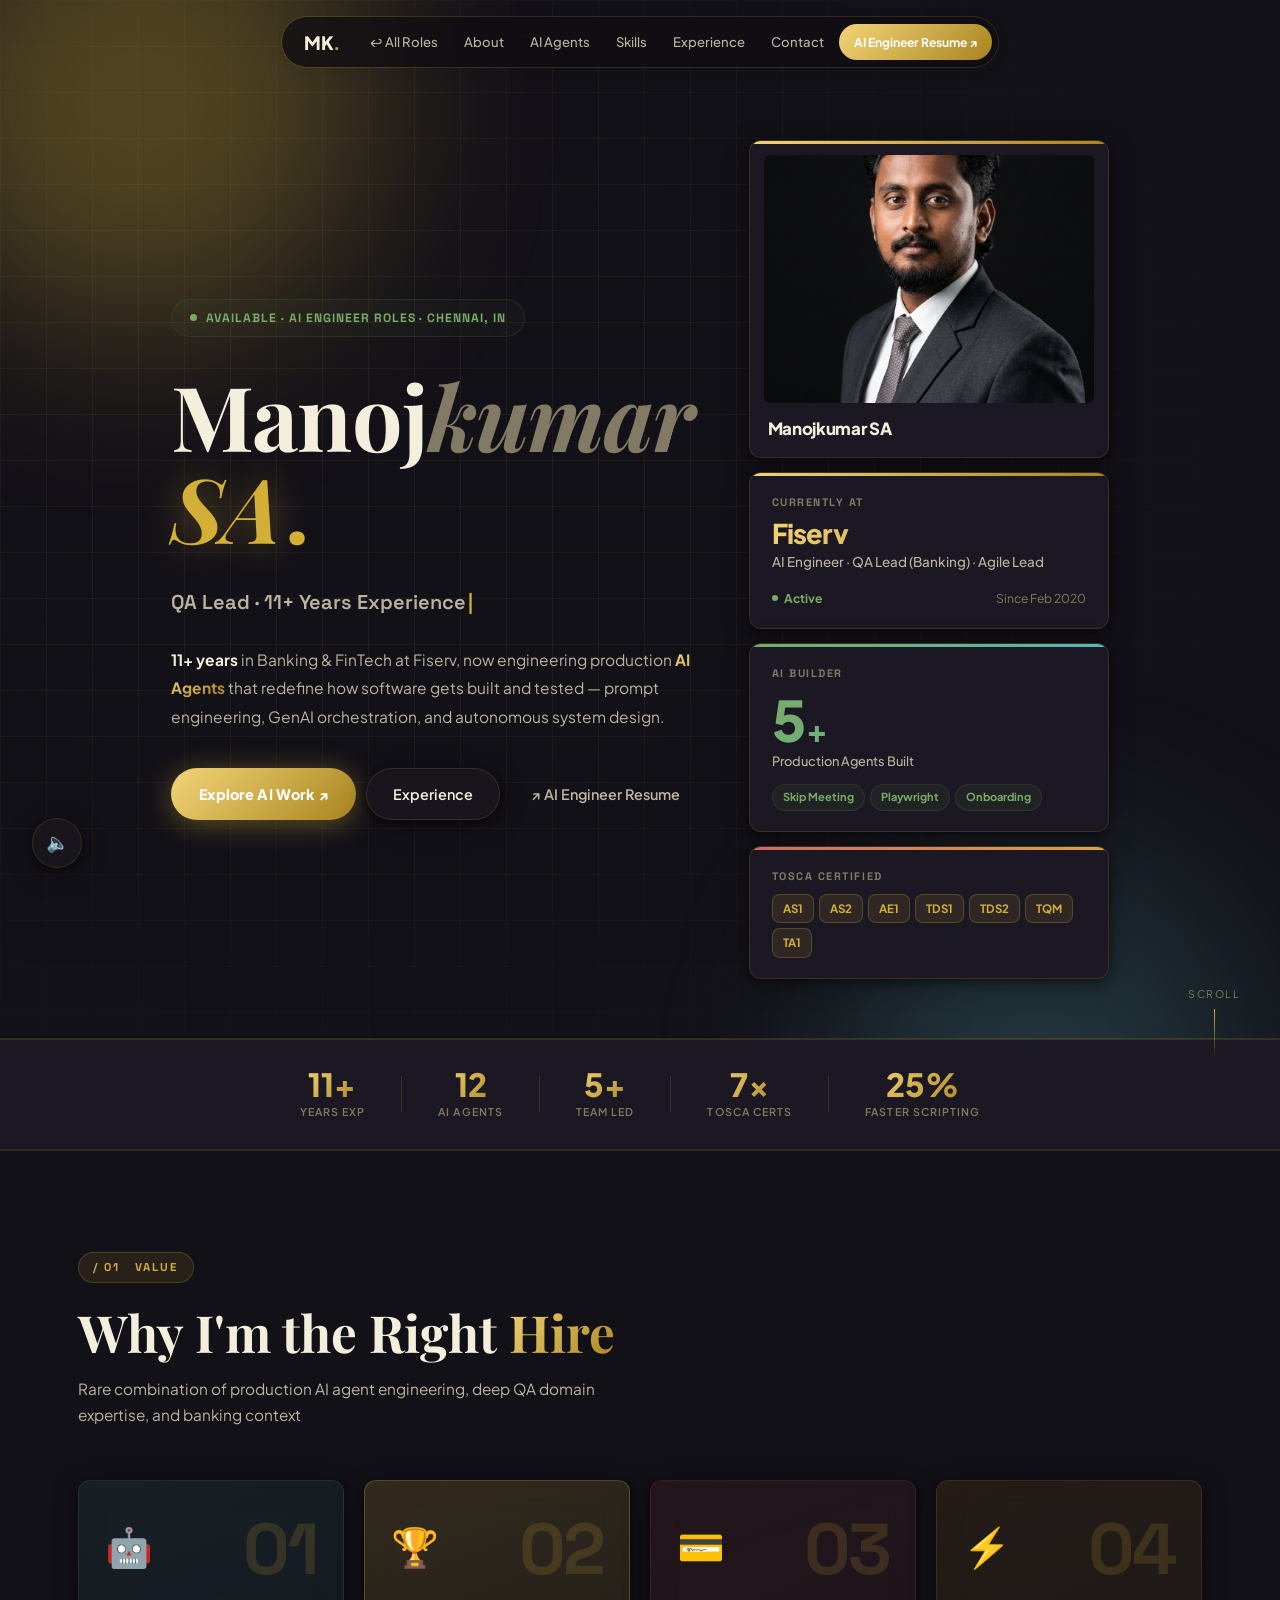
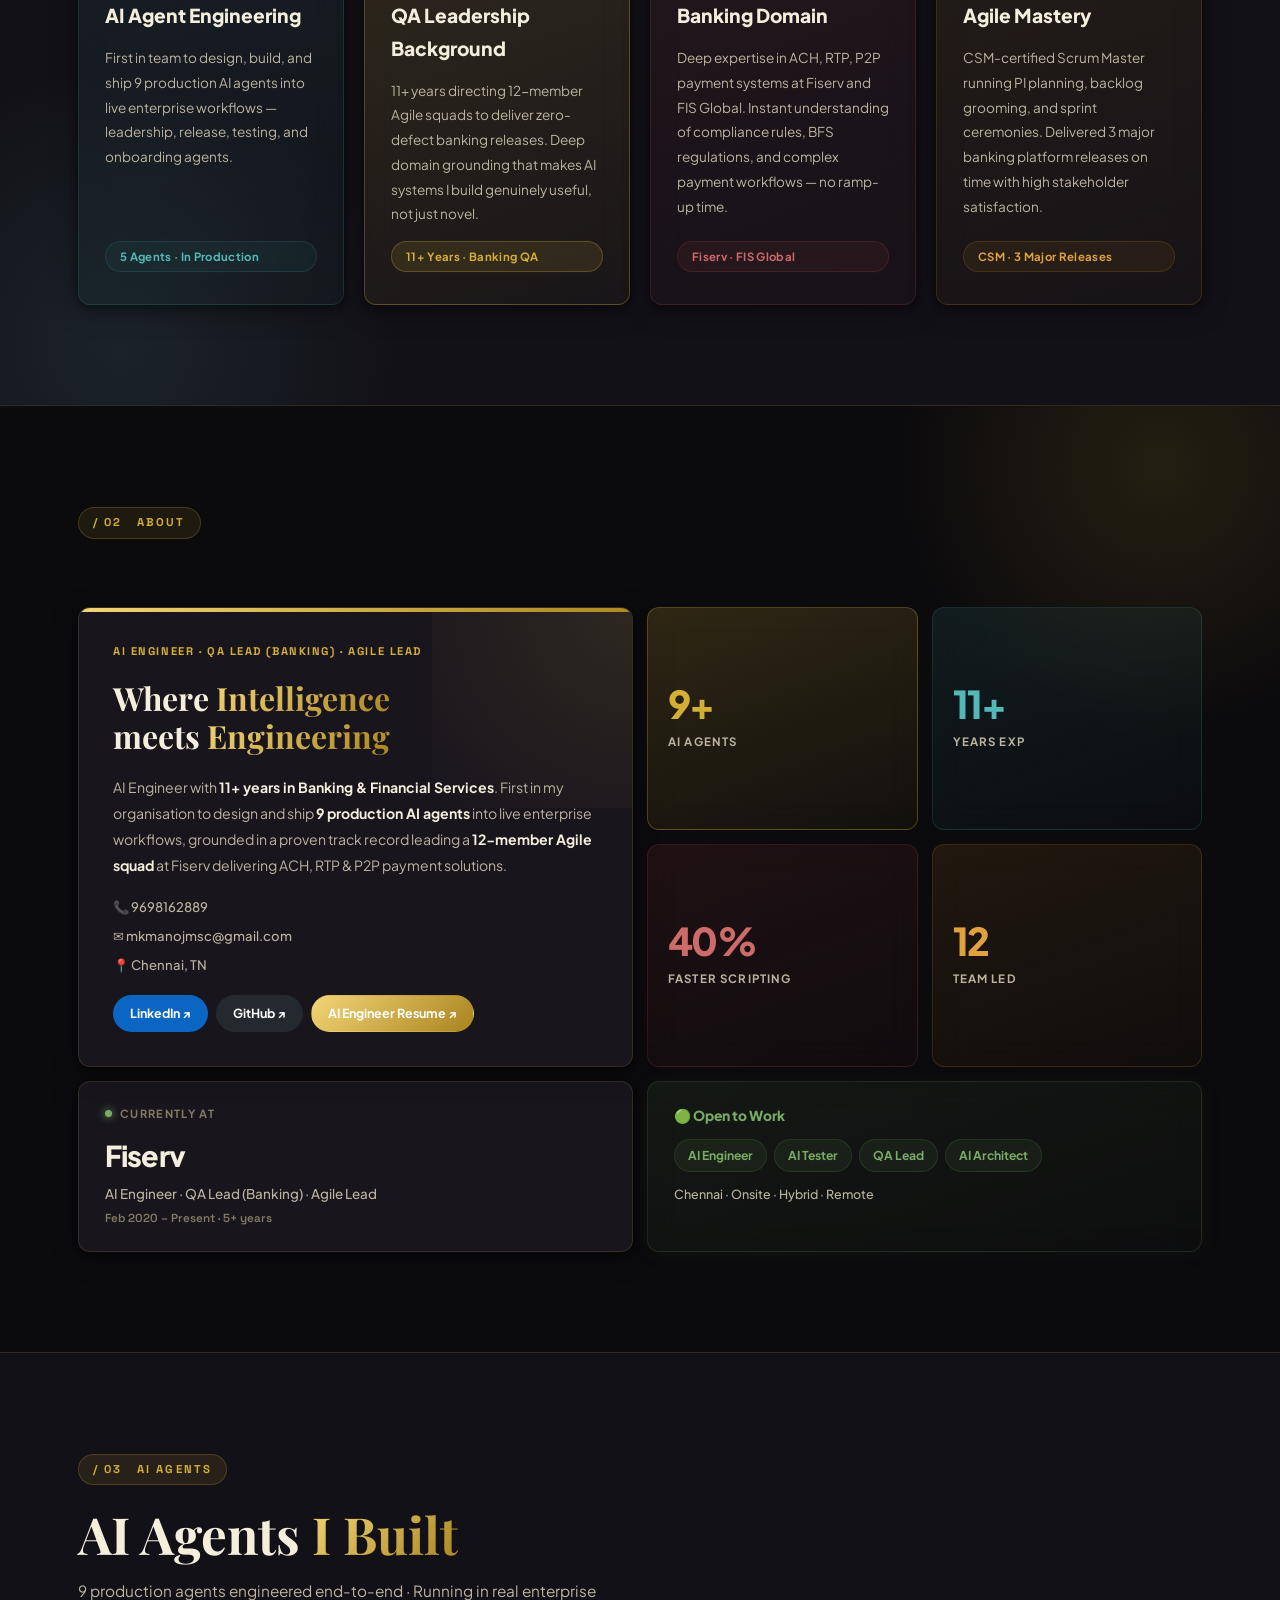
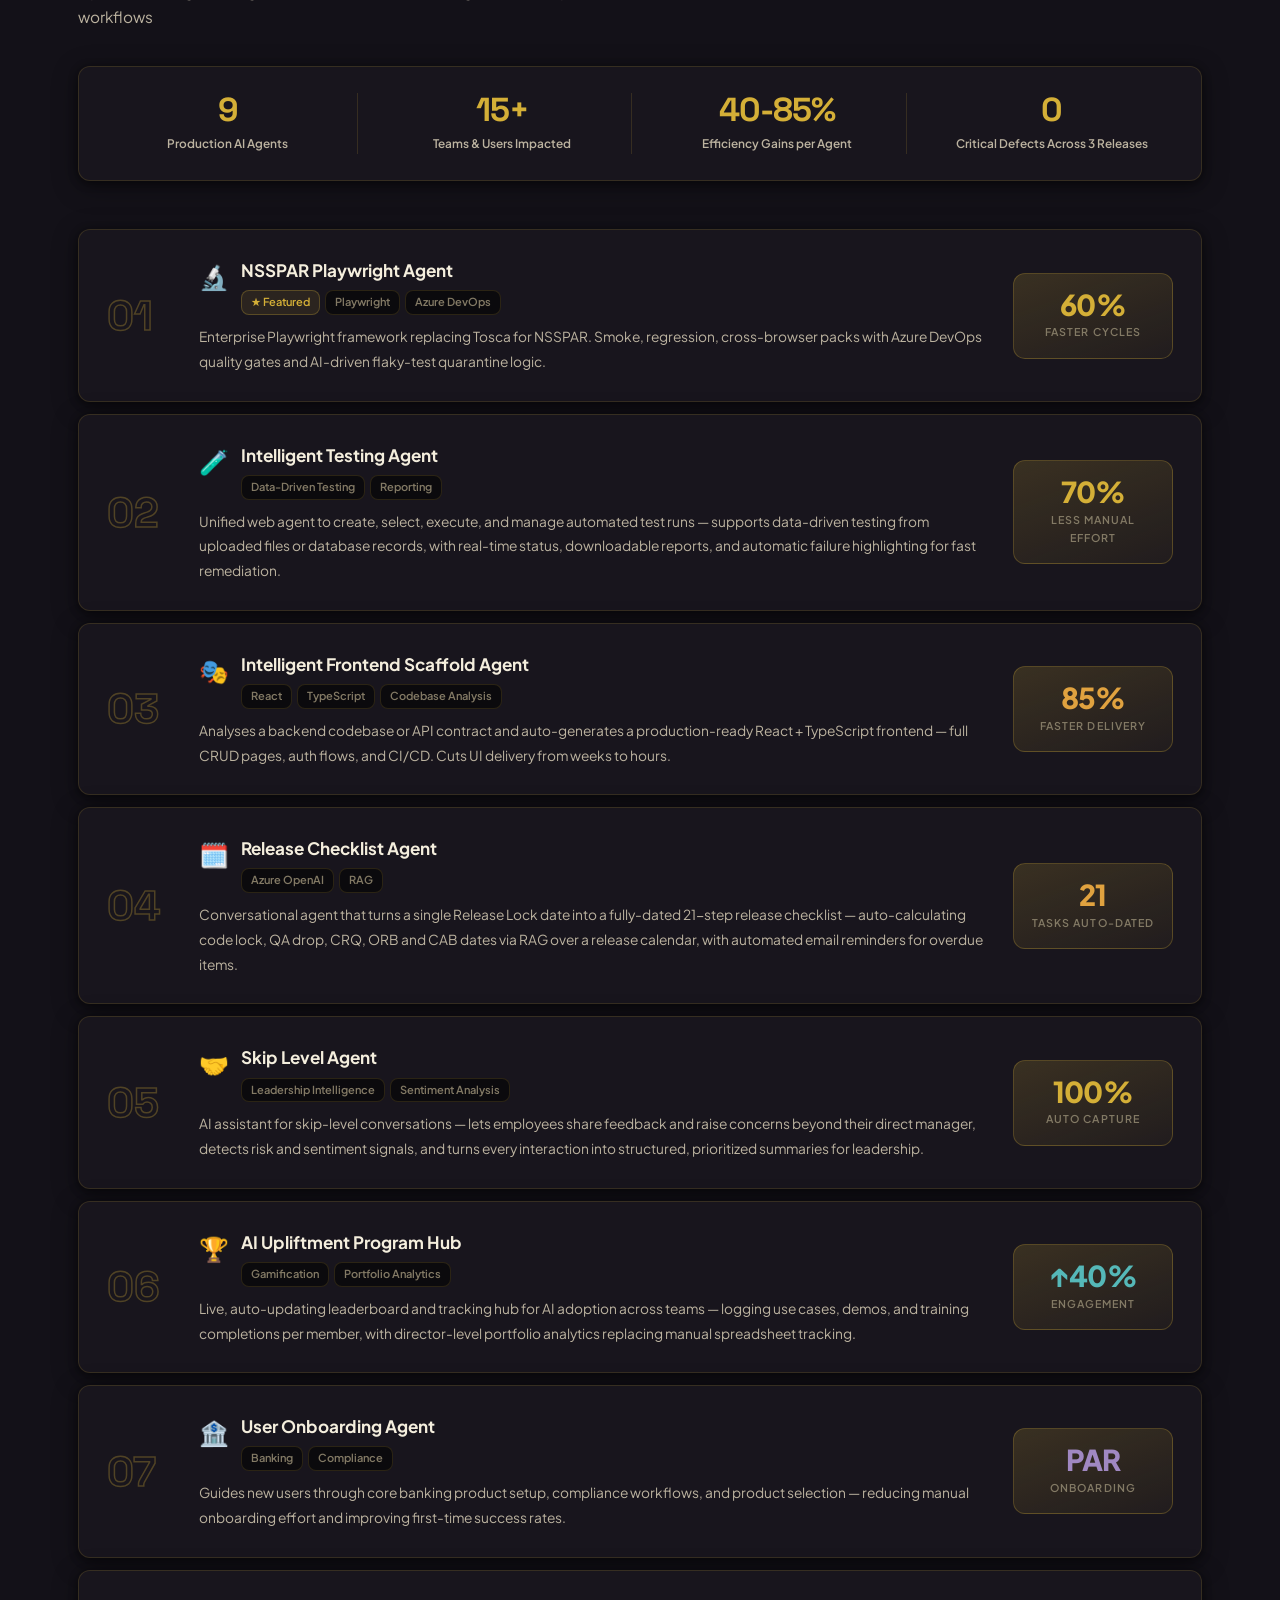
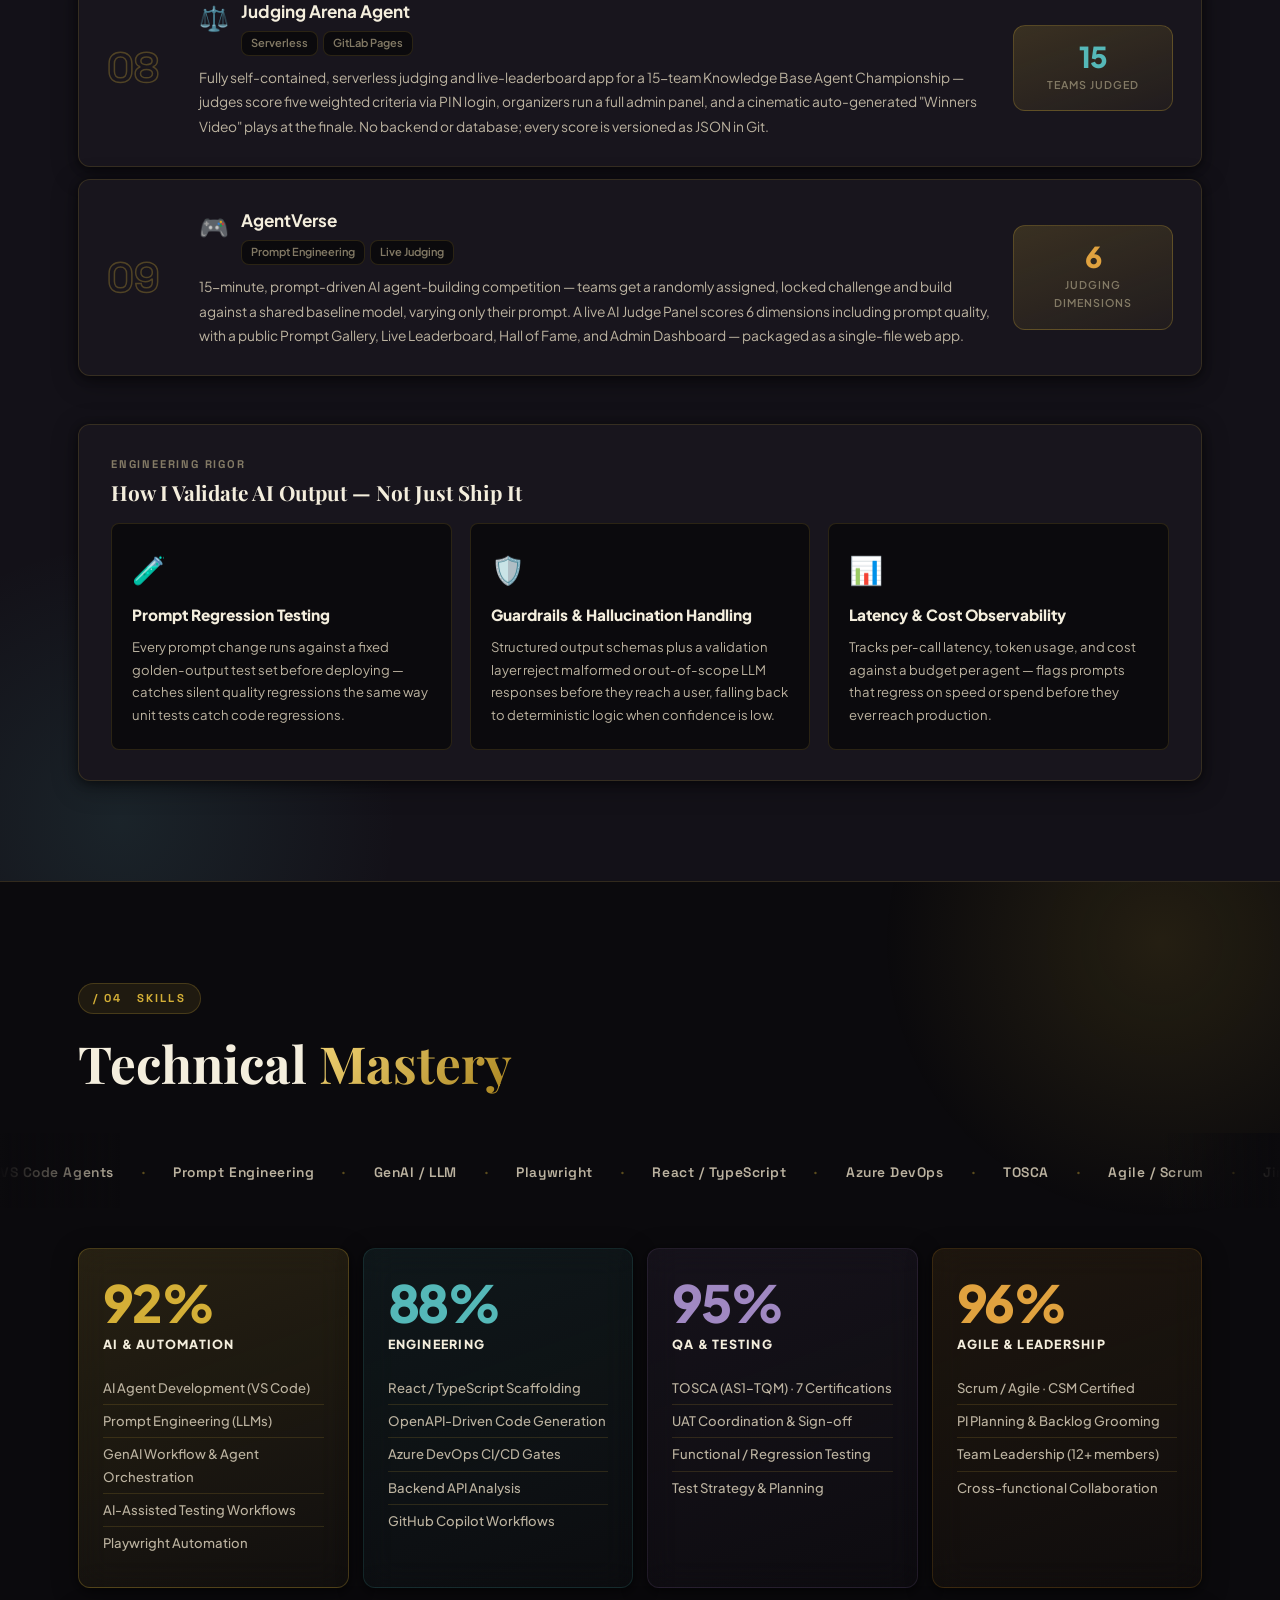
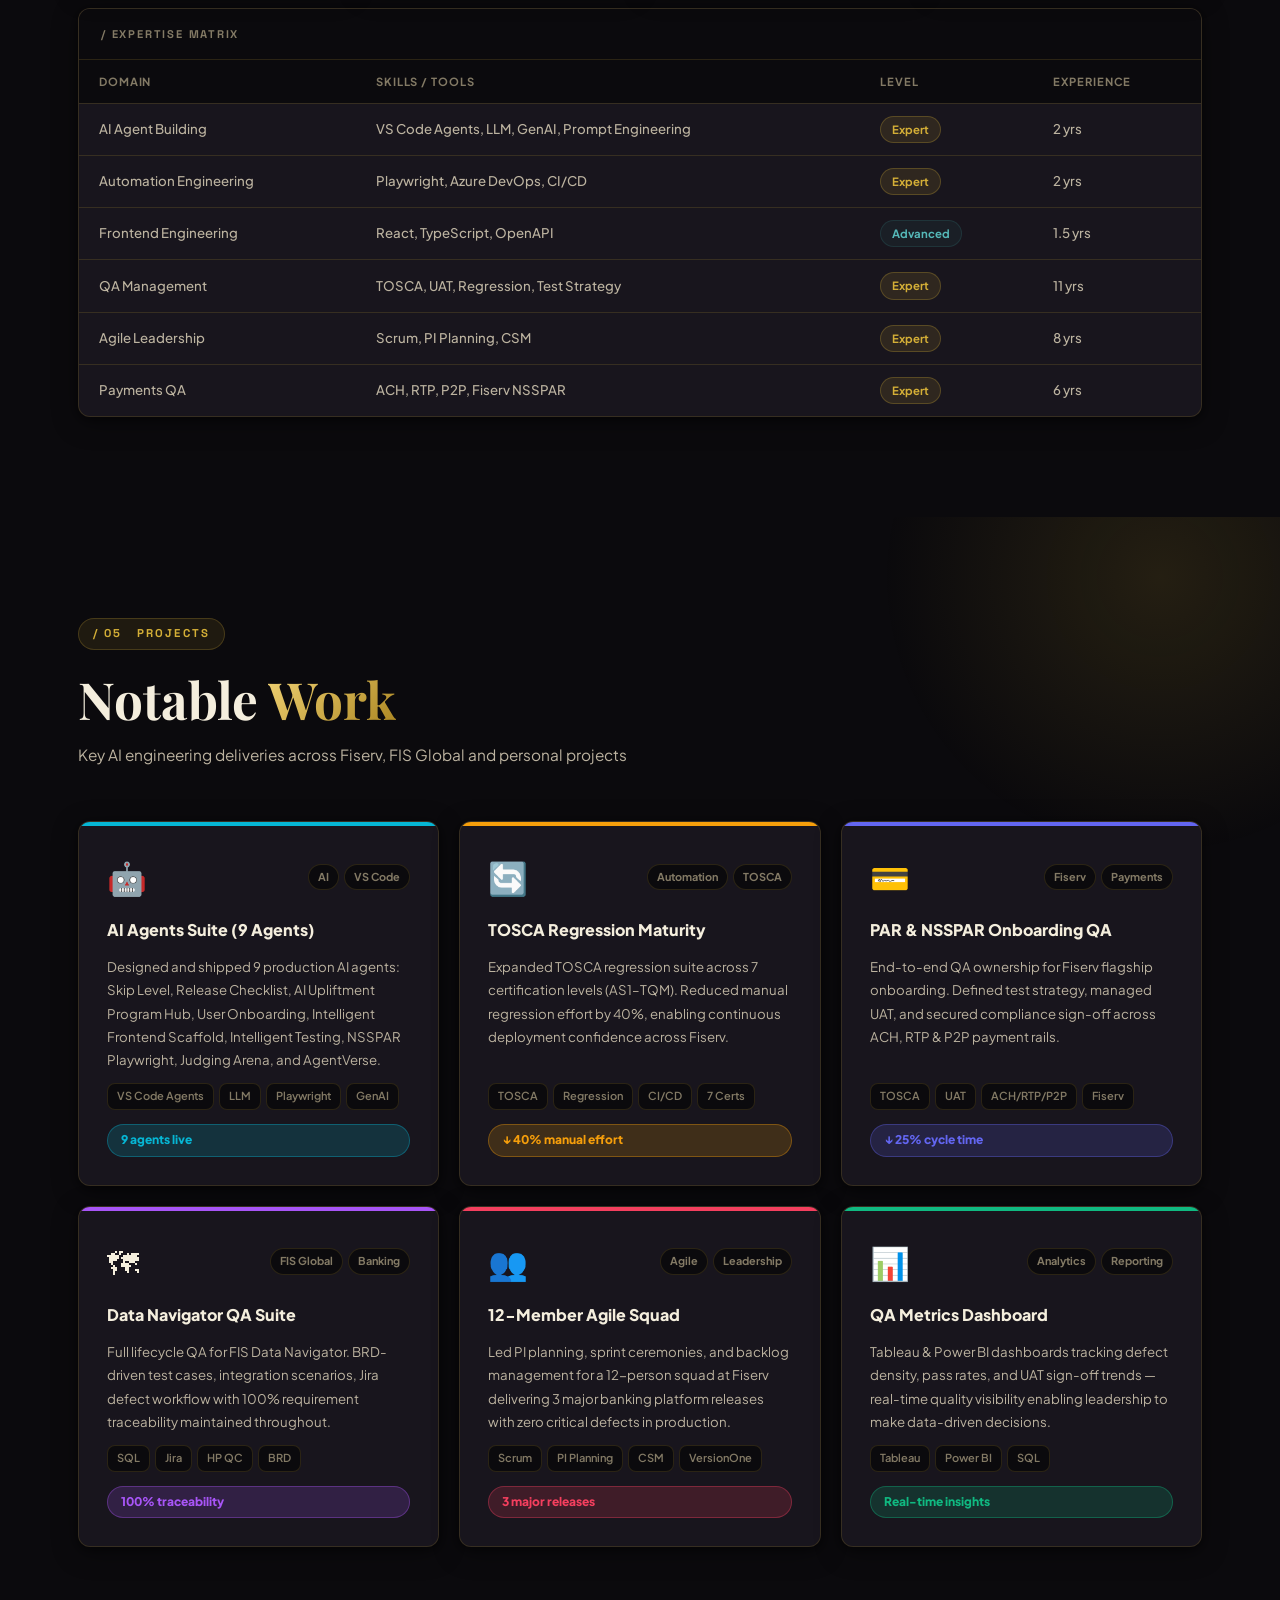
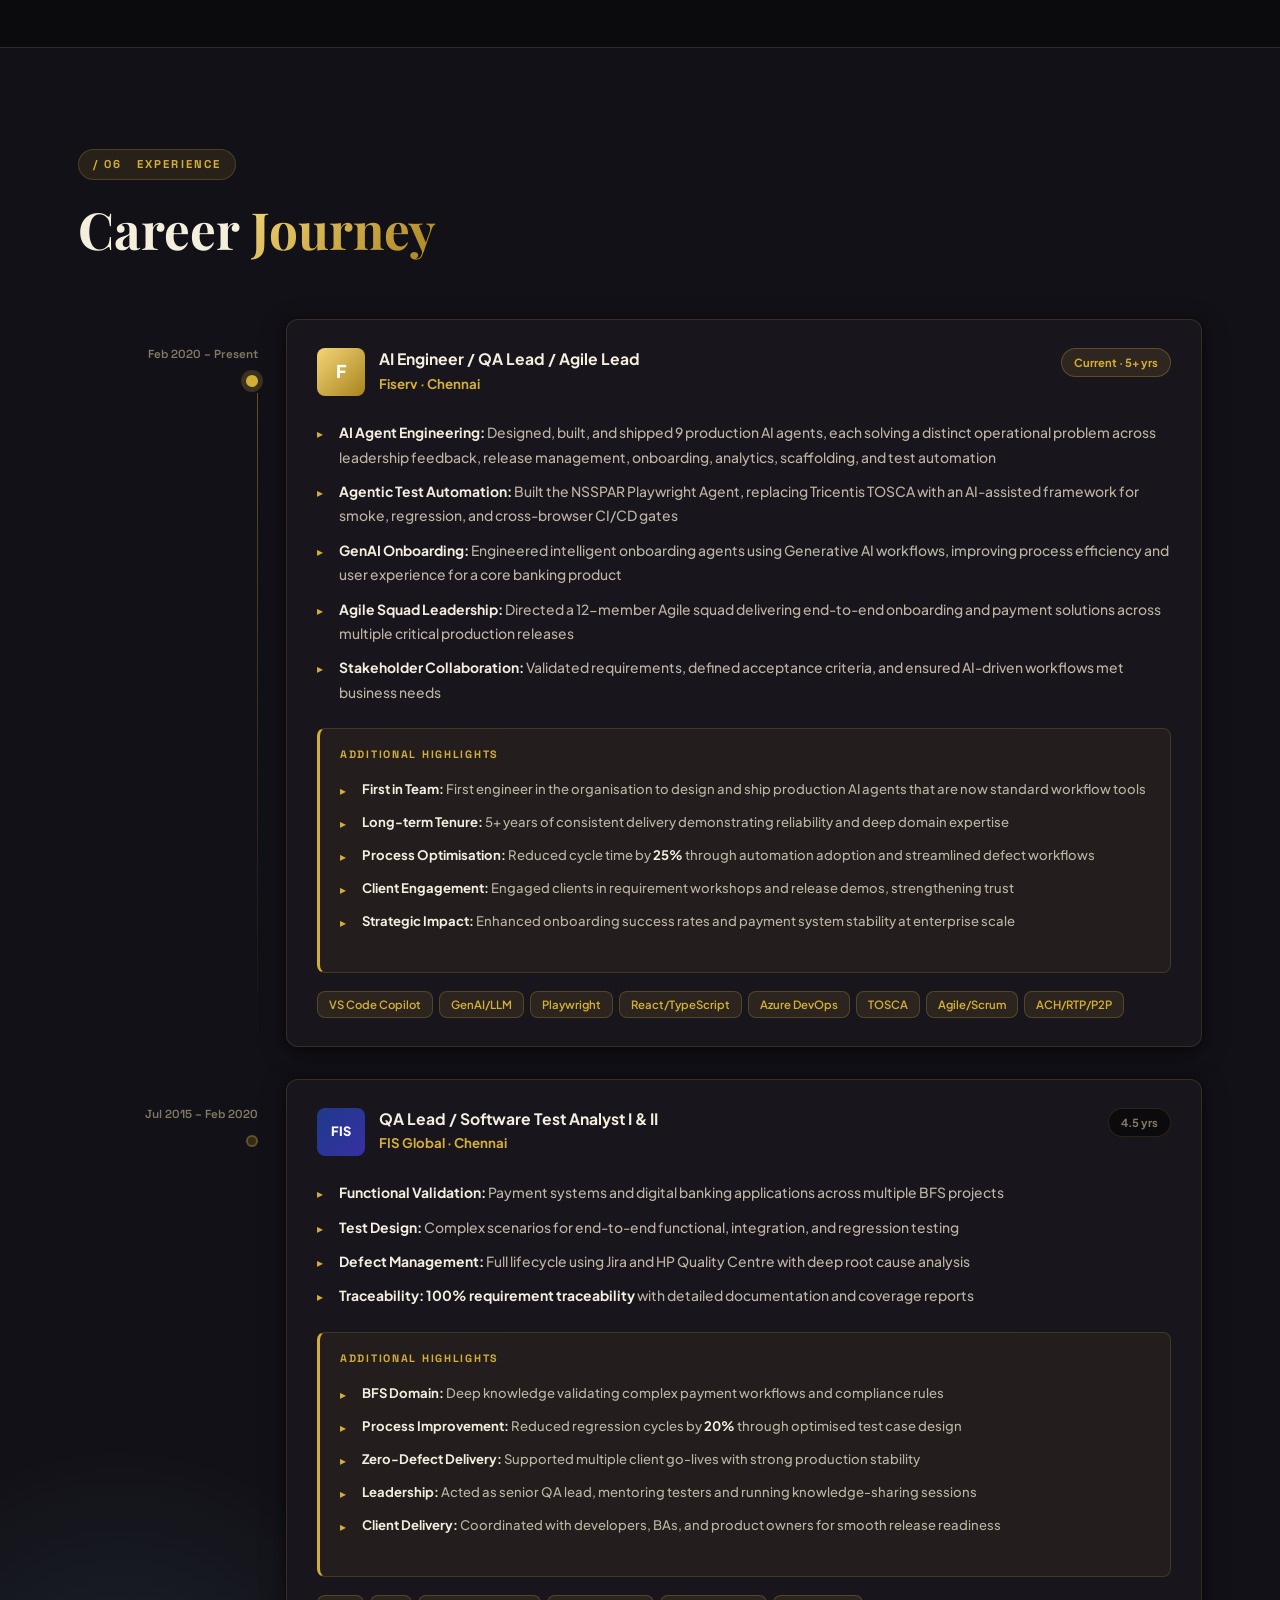
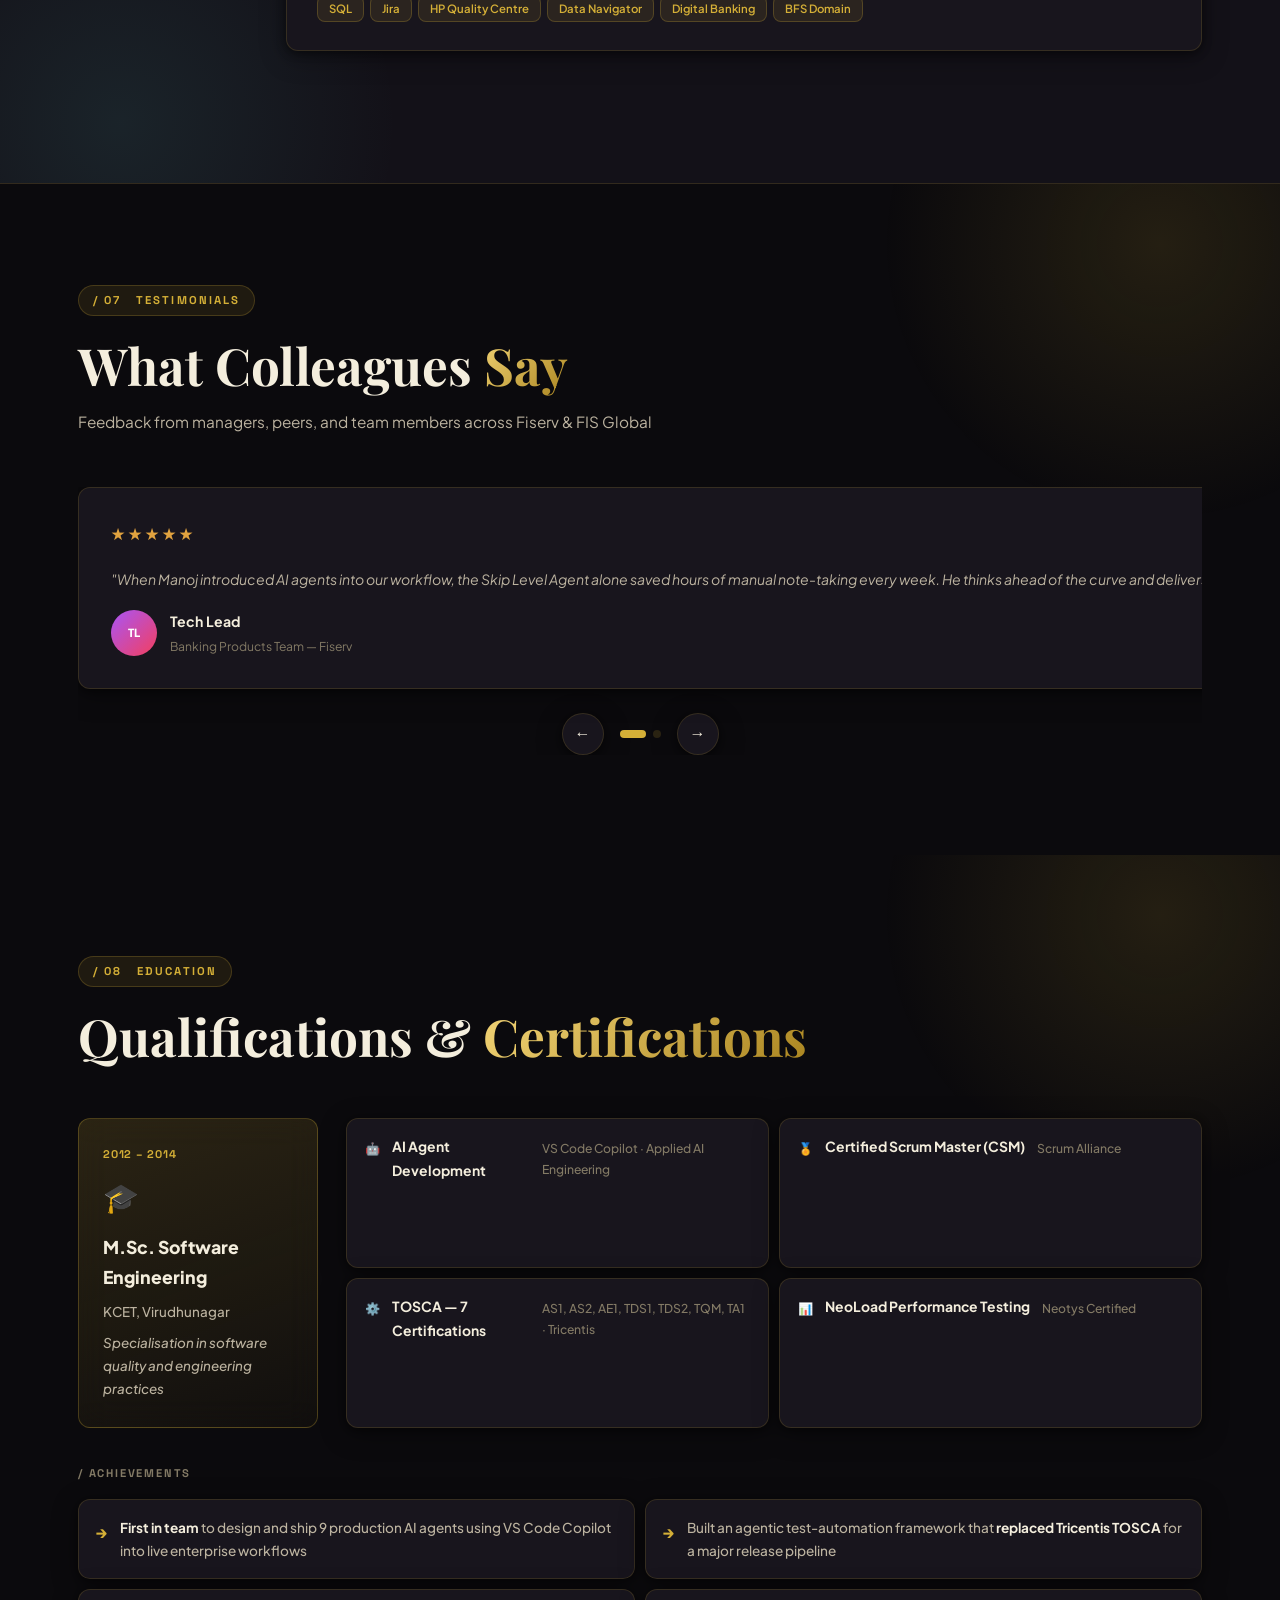
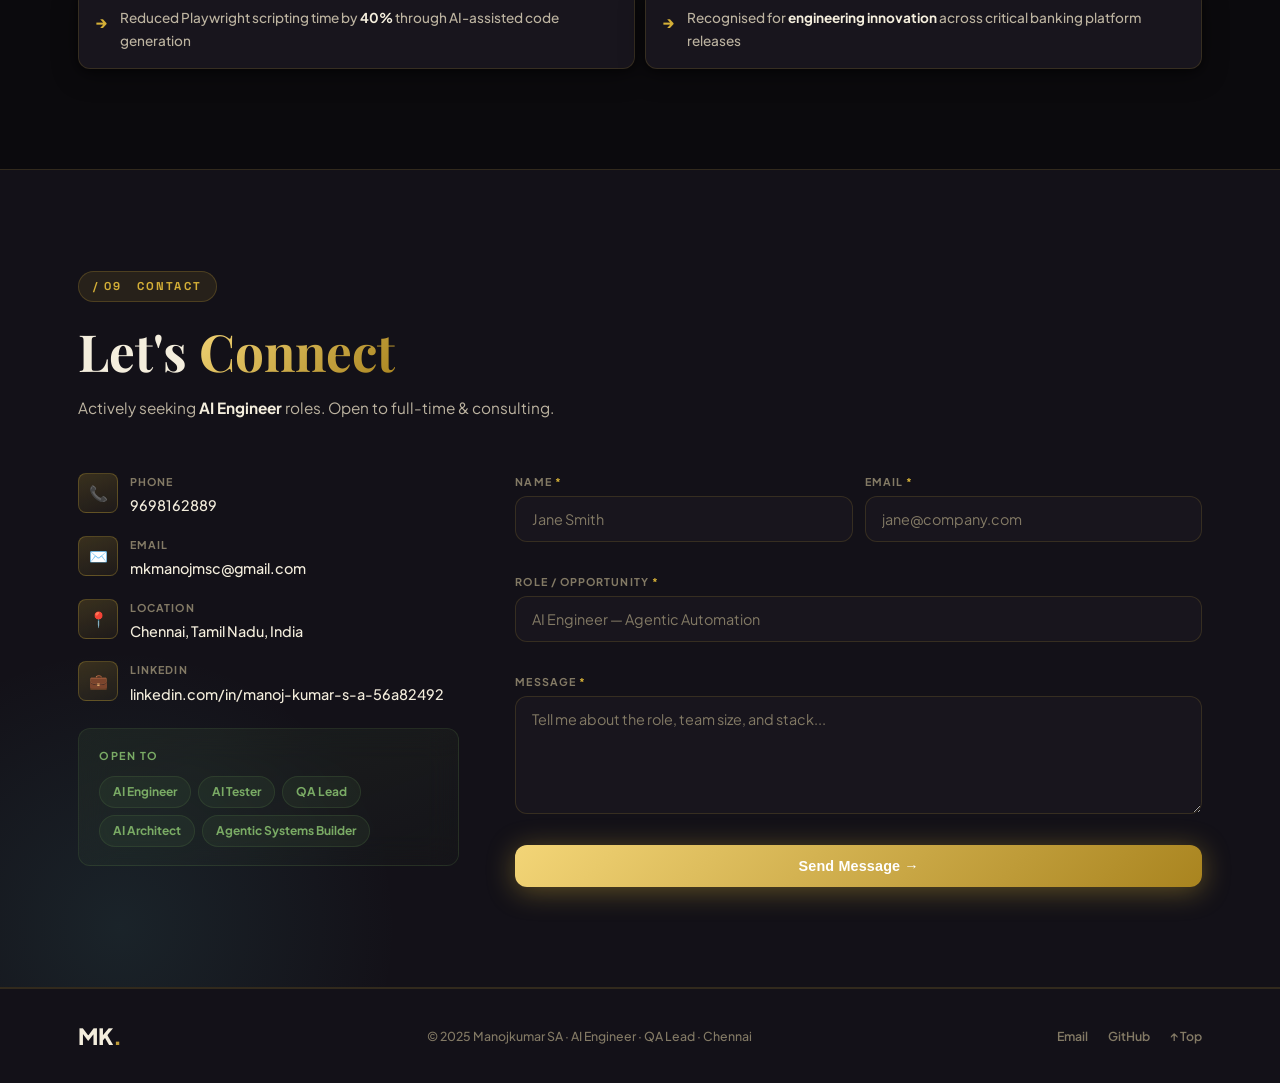
<file: index-ai-engineer.html>
<!DOCTYPE html>
<html lang="en">
<head>
  <meta charset="UTF-8"/>
<meta name="viewport" content="width=device-width, initial-scale=1.0">
  <title>Manojkumar SA — AI Engineer · Agentic Automation Builder</title>
  <meta name="description" content="AI Engineer with 11+ years in Banking &amp; FinTech, shipping 9 production AI agents — prompt engineering, GenAI workflows, and agentic automation in live enterprise systems."/>
  <link rel="icon" type="image/jpeg" href="profile.jpg"/>
  <link rel="canonical" href="https://manojkumar1792.github.io/Manojkumar-Portfolio/index-ai-engineer.html"/>
  <meta property="og:type" content="website"/>
  <meta property="og:title" content="Manojkumar SA — AI Engineer · Agentic Automation Builder"/>
  <meta property="og:description" content="AI Engineer with 11+ years in Banking &amp; FinTech, shipping 9 production AI agents — prompt engineering, GenAI workflows, and agentic automation."/>
  <meta property="og:image" content="https://manojkumar1792.github.io/Manojkumar-Portfolio/profile.jpg"/>
  <meta property="og:url" content="https://manojkumar1792.github.io/Manojkumar-Portfolio/index-ai-engineer.html"/>
  <meta name="twitter:card" content="summary_large_image"/>
  <meta name="twitter:title" content="Manojkumar SA — AI Engineer · Agentic Automation Builder"/>
  <meta name="twitter:description" content="AI Engineer shipping 9 production AI agents — prompt engineering, GenAI workflows, agentic automation."/>
  <meta name="twitter:image" content="https://manojkumar1792.github.io/Manojkumar-Portfolio/profile.jpg"/>
  <link rel="preconnect" href="https://fonts.googleapis.com"/>
  <link rel="preconnect" href="https://fonts.gstatic.com" crossorigin/>
  <link href="https://fonts.googleapis.com/css2?family=Playfair+Display:ital,wght@0,500;0,600;0,700;0,800;0,900;1,600&family=Plus+Jakarta+Sans:ital,wght@0,300;0,400;0,500;0,600;0,700;0,800;1,400&family=Space+Grotesk:wght@400;500;600;700&display=swap" rel="stylesheet"/>
  <link rel="stylesheet" href="style.css?v=4"/>
</head>
<body>

<!-- Scroll progress & cursor -->
<div id="scrollBar" class="scroll-bar"></div>
<div id="cursorGlow" class="cursor-glow"></div>

<!-- NAV: centered pill -->
<nav id="nav">
  <div class="nav-pill">
    <a href="#hero" class="nav-logo">MK<span>.</span></a>
    <ul class="nav-links" id="navLinks">
      <li><a href="index.html">↩ All Roles</a></li>
      <li><a href="#about">About</a></li>
      <li><a href="#ai-agents">AI Agents</a></li>
      <li><a href="#skills">Skills</a></li>
      <li><a href="#experience">Experience</a></li>
      <li><a href="#contact">Contact</a></li>
    </ul>
    <a href="resume-ai-engineer.html" target="_blank" class="nav-resume">AI Engineer Resume ↗</a>
    <button class="burger" id="burger" aria-label="Menu"><span></span><span></span><span></span></button>
  </div>
</nav>

<!-- HERO -->
<section class="hero" id="hero">
  <div class="hero-grid-bg"></div>
  <div class="hero-glow g1"></div>
  <div class="hero-glow g2"></div>

  <div class="hero-layout">
    <!-- LEFT -->
    <div class="hero-left">
      <div class="hero-avail">
        <span class="avail-dot"></span>
        Available · AI Engineer Roles · Chennai, IN
      </div>

      <h1 class="hero-name">
        <span class="hn-top">Manoj<span class="hn-dim">kumar</span></span>
        <span class="hn-bot"><span class="hn-grad">SA</span><span class="hn-dot">.</span></span>
      </h1>

      <div class="hero-role-wrap">
        <span id="typedRole"></span><span class="role-cursor">|</span>
      </div>

      <p class="hero-desc">
        <strong>11+ years</strong> in Banking &amp; FinTech at Fiserv, now engineering
        production <strong class="hero-ai-label">AI Agents</strong> that redefine how software
        gets built and tested — prompt engineering, GenAI orchestration, and
        autonomous system design.
      </p>

      <div class="hero-actions">
        <a href="#ai-agents" class="btn-neon">Explore AI Work ↗</a>
        <a href="#experience" class="btn-outline">Experience</a>
        <a href="resume-ai-engineer.html" target="_blank" class="btn-ghost">↗ AI Engineer Resume</a>
      </div>
    </div>

    <!-- RIGHT: floating info cards -->
    <div class="hero-right">
      <div class="hf-card hero-photo-card">
        <img class="hero-photo" src="profile.jpg" alt="Manojkumar SA"/>
        <div class="hero-photo-name">Manojkumar SA</div>
      </div>
      <div class="hf-card hfc-top float-a">
        <div class="hfc-eyebrow">Currently at</div>
        <div class="hfc-co">Fiserv</div>
        <div class="hfc-role">AI Engineer · QA Lead (Banking) · Agile Lead</div>
        <div class="hfc-footer">
          <span class="hfc-live"><span></span>Active</span>
          <span>Since Feb 2020</span>
        </div>
      </div>

      <div class="hf-card hfc-mid float-b">
        <div class="hfc-eyebrow">AI Builder</div>
        <div class="hfc-big">5<span>+</span></div>
        <div class="hfc-sub">Production Agents Built</div>
        <div class="hfc-tags">
          <span>Skip Meeting</span><span>Playwright</span><span>Onboarding</span>
        </div>
      </div>

      <div class="hf-card hfc-bot float-c">
        <div class="hfc-eyebrow">TOSCA Certified</div>
        <div class="hfc-certs">
          <span>AS1</span><span>AS2</span><span>AE1</span><span>TDS1</span>
          <span>TDS2</span><span>TQM</span><span>TA1</span>
        </div>
      </div>
    </div>
  </div>

  <!-- KPI strip -->
  <div class="hero-kpis">
    <div class="hk"><span class="hk-n">11+</span><span class="hk-l">Years Exp</span></div>
    <div class="hk-sep"></div>
    <div class="hk"><span class="hk-n">9+</span><span class="hk-l">AI Agents</span></div>
    <div class="hk-sep"></div>
    <div class="hk"><span class="hk-n">12</span><span class="hk-l">Team Led</span></div>
    <div class="hk-sep"></div>
    <div class="hk"><span class="hk-n">7×</span><span class="hk-l">TOSCA Certs</span></div>
    <div class="hk-sep"></div>
    <div class="hk"><span class="hk-n">40%</span><span class="hk-l">Faster Scripting</span></div>
  </div>

  <a class="hero-scroll" href="#about"><span>scroll</span><div class="hs-line"></div></a>
</section>

<!-- WHY HIRE ME -->
<section class="section s-alt" id="value">
  <div class="container">
    <div class="sec-label">/ 01 &nbsp; Value</div>
    <h2 class="sec-h2">Why I'm the Right <span class="text-grad">Hire</span></h2>
    <p class="sec-sub">Rare combination of production AI agent engineering, deep QA domain expertise, and banking context</p>
    <div class="vp-grid">

      <div class="vp-card vc-cyan reveal">
        <div class="vp-top"><span class="vp-ico">🤖</span><span class="vp-num">01</span></div>
        <h3>AI Agent Engineering</h3>
        <p>First in team to design, build, and ship 9 production AI agents into live enterprise workflows — leadership, release, testing, and onboarding agents.</p>
        <span class="vp-badge">5 Agents · In Production</span>
      </div>

      <div class="vp-card vc-indigo reveal">
        <div class="vp-top"><span class="vp-ico">🏆</span><span class="vp-num">02</span></div>
        <h3>QA Leadership Background</h3>
        <p>11+ years directing 12-member Agile squads to deliver zero-defect banking releases. Deep domain grounding that makes AI systems I build genuinely useful, not just novel.</p>
        <span class="vp-badge">11+ Years · Banking QA</span>
      </div>

      <div class="vp-card vc-rose reveal">
        <div class="vp-top"><span class="vp-ico">💳</span><span class="vp-num">03</span></div>
        <h3>Banking Domain</h3>
        <p>Deep expertise in ACH, RTP, P2P payment systems at Fiserv and FIS Global. Instant understanding of compliance rules, BFS regulations, and complex payment workflows — no ramp-up time.</p>
        <span class="vp-badge">Fiserv · FIS Global</span>
      </div>

      <div class="vp-card vc-amber reveal">
        <div class="vp-top"><span class="vp-ico">⚡</span><span class="vp-num">04</span></div>
        <h3>Agile Mastery</h3>
        <p>CSM-certified Scrum Master running PI planning, backlog grooming, and sprint ceremonies. Delivered 3 major banking platform releases on time with high stakeholder satisfaction.</p>
        <span class="vp-badge">CSM · 3 Major Releases</span>
      </div>

    </div>
  </div>
</section>

<!-- ABOUT BENTO -->
<section class="section" id="about">
  <div class="container">
    <div class="sec-label">/ 02 &nbsp; About</div>

    <div class="bento">
      <!-- Bio card — 2×2 -->
      <div class="bento-bio reveal">
        <div class="bb-tag">AI Engineer · QA Lead (Banking) · Agile Lead</div>
        <h2 class="bb-h">Where <em>Intelligence</em><br/>meets <em>Engineering</em></h2>
        <p class="bb-body">AI Engineer with <strong>11+ years in Banking &amp; Financial Services</strong>.
        First in my organisation to design and ship <strong>9 production AI agents</strong> into
        live enterprise workflows, grounded in a proven track record leading a <strong>12-member Agile squad</strong>
        at Fiserv delivering ACH, RTP &amp; P2P payment solutions.</p>
        <div class="bb-contacts">
          <a href="tel:9698162889" class="bbc">📞 9698162889</a>
          <a href="mailto:mkmanojmsc@gmail.com" class="bbc">✉ mkmanojmsc@gmail.com</a>
          <span class="bbc">📍 Chennai, TN</span>
        </div>
        <div class="bb-soc">
          <a href="https://www.linkedin.com/in/manoj-kumar-s-a-56a82492/" target="_blank" rel="noopener" class="bbsoc linkedin">LinkedIn ↗</a>
          <a href="https://github.com/Manojkumar1792" target="_blank" rel="noopener" class="bbsoc github">GitHub ↗</a>
          <a href="resume-ai-engineer.html" target="_blank" class="bbsoc resume">AI Engineer Resume ↗</a>
        </div>
      </div>

      <!-- Stat cards -->
      <div class="bento-stat s1 reveal"><span class="bs-n neon">9+</span><span class="bs-l">AI Agents</span></div>
      <div class="bento-stat s2 reveal"><span class="bs-n blue">11+</span><span class="bs-l">Years Exp</span></div>
      <div class="bento-stat s3 reveal"><span class="bs-n purple">40%</span><span class="bs-l">Faster Scripting</span></div>
      <div class="bento-stat s4 reveal"><span class="bs-n amber">12</span><span class="bs-l">Team Led</span></div>

      <!-- Currently at -->
      <div class="bento-curr reveal">
        <div class="bc-ind"><span class="bc-live"></span>Currently at</div>
        <div class="bc-name">Fiserv</div>
        <div class="bc-role">AI Engineer · QA Lead (Banking) · Agile Lead</div>
        <div class="bc-since">Feb 2020 – Present · 5+ years</div>
      </div>

      <!-- Open to work -->
      <div class="bento-open reveal">
        <div class="bo-badge">🟢 Open to Work</div>
        <div class="bo-roles">
          <span>AI Engineer</span><span>AI Tester</span><span>QA Lead</span><span>AI Architect</span>
        </div>
        <div class="bo-loc">Chennai · Onsite · Hybrid · Remote</div>
      </div>
    </div>
  </div>
</section>

<!-- AI AGENTS -->
<section class="section s-alt" id="ai-agents">
  <div class="container">
    <div class="sec-label">/ 03 &nbsp; AI Agents</div>
    <h2 class="sec-h2">AI Agents <span class="text-grad">I Built</span></h2>
    <p class="sec-sub">9 production agents engineered end-to-end · Running in real enterprise workflows</p>

    <div class="impact-strip reveal">
      <div class="impact-item">
        <span class="impact-n">9</span>
        <span class="impact-l">Production AI Agents</span>
      </div>
      <div class="impact-item">
        <span class="impact-n">15+</span>
        <span class="impact-l">Teams &amp; Users Impacted</span>
      </div>
      <div class="impact-item">
        <span class="impact-n">40-85%</span>
        <span class="impact-l">Efficiency Gains per Agent</span>
      </div>
      <div class="impact-item">
        <span class="impact-n">0</span>
        <span class="impact-l">Critical Defects Across 3 Releases</span>
      </div>
    </div>

    <div class="agents-list">

      <div class="agent-card reveal">
        <div class="ac-num">01</div>
        <div class="ac-body">
          <div class="ac-head">
            <span class="ac-ico">🔬</span>
            <div>
              <h3>NSSPAR Playwright Agent</h3>
              <div class="ac-tags"><span class="act star">★ Featured</span><span class="act">Playwright</span><span class="act">Azure DevOps</span></div>
            </div>
          </div>
          <p>Enterprise Playwright framework replacing Tosca for NSSPAR. Smoke, regression, cross-browser packs with Azure DevOps quality gates and AI-driven flaky-test quarantine logic.</p>
        </div>
        <div class="ac-metric">
          <div class="am-val">60%</div>
          <div class="am-label">Faster Cycles</div>
        </div>
      </div>

      <div class="agent-card reveal">
        <div class="ac-num">02</div>
        <div class="ac-body">
          <div class="ac-head">
            <span class="ac-ico">🧪</span>
            <div>
              <h3>Intelligent Testing Agent</h3>
              <div class="ac-tags"><span class="act">Data-Driven Testing</span><span class="act">Reporting</span></div>
            </div>
          </div>
          <p>Unified web agent to create, select, execute, and manage automated test runs — supports data-driven testing from uploaded files or database records, with real-time status, downloadable reports, and automatic failure highlighting for fast remediation.</p>
        </div>
        <div class="ac-metric">
          <div class="am-val">70%</div>
          <div class="am-label">Less Manual Effort</div>
        </div>
      </div>

      <div class="agent-card reveal">
        <div class="ac-num">03</div>
        <div class="ac-body">
          <div class="ac-head">
            <span class="ac-ico">🎭</span>
            <div>
              <h3>Intelligent Frontend Scaffold Agent</h3>
              <div class="ac-tags"><span class="act">React</span><span class="act">TypeScript</span><span class="act">Codebase Analysis</span></div>
            </div>
          </div>
          <p>Analyses a backend codebase or API contract and auto-generates a production-ready React + TypeScript frontend — full CRUD pages, auth flows, and CI/CD. Cuts UI delivery from weeks to hours.</p>
        </div>
        <div class="ac-metric">
          <div class="am-val amber">85%</div>
          <div class="am-label">Faster Delivery</div>
        </div>
      </div>

      <div class="agent-card reveal">
        <div class="ac-num">04</div>
        <div class="ac-body">
          <div class="ac-head">
            <span class="ac-ico">🗓️</span>
            <div>
              <h3>Release Checklist Agent</h3>
              <div class="ac-tags"><span class="act">Azure OpenAI</span><span class="act">RAG</span></div>
            </div>
          </div>
          <p>Conversational agent that turns a single Release Lock date into a fully-dated 21-step release checklist — auto-calculating code lock, QA drop, CRQ, ORB and CAB dates via RAG over a release calendar, with automated email reminders for overdue items.</p>
        </div>
        <div class="ac-metric">
          <div class="am-val amber">21</div>
          <div class="am-label">Tasks Auto-Dated</div>
        </div>
      </div>

      <div class="agent-card reveal">
        <div class="ac-num">05</div>
        <div class="ac-body">
          <div class="ac-head">
            <span class="ac-ico">🤝</span>
            <div>
              <h3>Skip Level Agent</h3>
              <div class="ac-tags"><span class="act">Leadership Intelligence</span><span class="act">Sentiment Analysis</span></div>
            </div>
          </div>
          <p>AI assistant for skip-level conversations — lets employees share feedback and raise concerns beyond their direct manager, detects risk and sentiment signals, and turns every interaction into structured, prioritized summaries for leadership.</p>
        </div>
        <div class="ac-metric">
          <div class="am-val">100%</div>
          <div class="am-label">Auto Capture</div>
        </div>
      </div>

      <div class="agent-card reveal">
        <div class="ac-num">06</div>
        <div class="ac-body">
          <div class="ac-head">
            <span class="ac-ico">🏆</span>
            <div>
              <h3>AI Upliftment Program Hub</h3>
              <div class="ac-tags"><span class="act">Gamification</span><span class="act">Portfolio Analytics</span></div>
            </div>
          </div>
          <p>Live, auto-updating leaderboard and tracking hub for AI adoption across teams — logging use cases, demos, and training completions per member, with director-level portfolio analytics replacing manual spreadsheet tracking.</p>
        </div>
        <div class="ac-metric">
          <div class="am-val blue">↑40%</div>
          <div class="am-label">Engagement</div>
        </div>
      </div>

      <div class="agent-card reveal">
        <div class="ac-num">07</div>
        <div class="ac-body">
          <div class="ac-head">
            <span class="ac-ico">🏦</span>
            <div>
              <h3>User Onboarding Agent</h3>
              <div class="ac-tags"><span class="act">Banking</span><span class="act">Compliance</span></div>
            </div>
          </div>
          <p>Guides new users through core banking product setup, compliance workflows, and product selection — reducing manual onboarding effort and improving first-time success rates.</p>
        </div>
        <div class="ac-metric">
          <div class="am-val purple">PAR</div>
          <div class="am-label">Onboarding</div>
        </div>
      </div>

      <div class="agent-card reveal">
        <div class="ac-num">08</div>
        <div class="ac-body">
          <div class="ac-head">
            <span class="ac-ico">⚖️</span>
            <div>
              <h3>Judging Arena Agent</h3>
              <div class="ac-tags"><span class="act">Serverless</span><span class="act">GitLab Pages</span></div>
            </div>
          </div>
          <p>Fully self-contained, serverless judging and live-leaderboard app for a 15-team Knowledge Base Agent Championship — judges score five weighted criteria via PIN login, organizers run a full admin panel, and a cinematic auto-generated "Winners Video" plays at the finale. No backend or database; every score is versioned as JSON in Git.</p>
        </div>
        <div class="ac-metric">
          <div class="am-val blue">15</div>
          <div class="am-label">Teams Judged</div>
        </div>
      </div>

      <div class="agent-card reveal">
        <div class="ac-num">09</div>
        <div class="ac-body">
          <div class="ac-head">
            <span class="ac-ico">🎮</span>
            <div>
              <h3>AgentVerse</h3>
              <div class="ac-tags"><span class="act">Prompt Engineering</span><span class="act">Live Judging</span></div>
            </div>
          </div>
          <p>15-minute, prompt-driven AI agent-building competition — teams get a randomly assigned, locked challenge and build against a shared baseline model, varying only their prompt. A live AI Judge Panel scores 6 dimensions including prompt quality, with a public Prompt Gallery, Live Leaderboard, Hall of Fame, and Admin Dashboard — packaged as a single-file web app.</p>
        </div>
        <div class="ac-metric">
          <div class="am-val amber">6</div>
          <div class="am-label">Judging Dimensions</div>
        </div>
      </div>

    </div>

    <div class="eval-block">
      <div class="ach-label" style="margin-bottom:6px;">Engineering Rigor</div>
      <h3 class="bb-h" style="font-size:1.3rem;">How I Validate AI Output — Not Just Ship It</h3>
      <div class="eval-grid">
        <div class="eval-card">
          <span class="eval-ico">🧪</span>
          <h4>Prompt Regression Testing</h4>
          <p>Every prompt change runs against a fixed golden-output test set before deploying — catches silent quality regressions the same way unit tests catch code regressions.</p>
        </div>
        <div class="eval-card">
          <span class="eval-ico">🛡️</span>
          <h4>Guardrails &amp; Hallucination Handling</h4>
          <p>Structured output schemas plus a validation layer reject malformed or out-of-scope LLM responses before they reach a user, falling back to deterministic logic when confidence is low.</p>
        </div>
        <div class="eval-card">
          <span class="eval-ico">📊</span>
          <h4>Latency &amp; Cost Observability</h4>
          <p>Tracks per-call latency, token usage, and cost against a budget per agent — flags prompts that regress on speed or spend before they ever reach production.</p>
        </div>
      </div>
    </div>
  </div>
</section>

<!-- SKILLS -->
<section class="section" id="skills">
  <div class="container">
    <div class="sec-label">/ 04 &nbsp; Skills</div>
    <h2 class="sec-h2">Technical <span class="text-grad">Mastery</span></h2>
  </div>

  <!-- Marquee ticker -->
  <div class="ticker-wrap">
    <div class="ticker-track">
      <div class="ticker-inner">
        <span>VS Code Agents</span><span class="td">·</span><span>Prompt Engineering</span><span class="td">·</span>
        <span>GenAI / LLM</span><span class="td">·</span><span>Playwright</span><span class="td">·</span>
        <span>React / TypeScript</span><span class="td">·</span><span>Azure DevOps</span><span class="td">·</span>
        <span>TOSCA</span><span class="td">·</span><span>Agile / Scrum</span><span class="td">·</span>
        <span>Jira</span><span class="td">·</span><span>SQL</span><span class="td">·</span>
        <span>ACH · RTP · P2P</span><span class="td">·</span><span>Confluence</span><span class="td">·</span>
        <span>VS Code Agents</span><span class="td">·</span><span>Prompt Engineering</span><span class="td">·</span>
        <span>GenAI / LLM</span><span class="td">·</span><span>Playwright</span><span class="td">·</span>
        <span>React / TypeScript</span><span class="td">·</span><span>Azure DevOps</span><span class="td">·</span>
        <span>TOSCA</span><span class="td">·</span><span>Agile / Scrum</span><span class="td">·</span>
        <span>Jira</span><span class="td">·</span><span>SQL</span><span class="td">·</span>
        <span>ACH · RTP · P2P</span><span class="td">·</span><span>Confluence</span><span class="td">·</span>
      </div>
    </div>
  </div>

  <div class="container">
    <div class="skills-bento">
      <div class="sk-bcard reveal">
        <div class="skb-pct neon">92%</div>
        <div class="skb-cat">AI &amp; Automation</div>
        <ul class="skb-list">
          <li>AI Agent Development (VS Code)</li>
          <li>Prompt Engineering (LLMs)</li>
          <li>GenAI Workflow &amp; Agent Orchestration</li>
          <li>AI-Assisted Testing Workflows</li>
          <li>Playwright Automation</li>
        </ul>
      </div>
      <div class="sk-bcard reveal">
        <div class="skb-pct blue">88%</div>
        <div class="skb-cat">Engineering</div>
        <ul class="skb-list">
          <li>React / TypeScript Scaffolding</li>
          <li>OpenAPI-Driven Code Generation</li>
          <li>Azure DevOps CI/CD Gates</li>
          <li>Backend API Analysis</li>
          <li>GitHub Copilot Workflows</li>
        </ul>
      </div>
      <div class="sk-bcard reveal">
        <div class="skb-pct purple">95%</div>
        <div class="skb-cat">QA &amp; Testing</div>
        <ul class="skb-list">
          <li>TOSCA (AS1–TQM) · 7 Certifications</li>
          <li>UAT Coordination &amp; Sign-off</li>
          <li>Functional / Regression Testing</li>
          <li>Test Strategy &amp; Planning</li>
        </ul>
      </div>
      <div class="sk-bcard reveal">
        <div class="skb-pct amber">96%</div>
        <div class="skb-cat">Agile &amp; Leadership</div>
        <ul class="skb-list">
          <li>Scrum / Agile · CSM Certified</li>
          <li>PI Planning &amp; Backlog Grooming</li>
          <li>Team Leadership (12+ members)</li>
          <li>Cross-functional Collaboration</li>
        </ul>
      </div>
    </div>

    <div class="matrix-card reveal">
      <div class="mx-label">/ Expertise Matrix</div>
      <table class="mx-table">
        <thead><tr><th>Domain</th><th>Skills / Tools</th><th>Level</th><th>Experience</th></tr></thead>
        <tbody>
          <tr><td>AI Agent Building</td><td>VS Code Agents, LLM, GenAI, Prompt Engineering</td><td><span class="lv ex">Expert</span></td><td>2 yrs</td></tr>
          <tr><td>Automation Engineering</td><td>Playwright, Azure DevOps, CI/CD</td><td><span class="lv ex">Expert</span></td><td>2 yrs</td></tr>
          <tr><td>Frontend Engineering</td><td>React, TypeScript, OpenAPI</td><td><span class="lv ad">Advanced</span></td><td>1.5 yrs</td></tr>
          <tr><td>QA Management</td><td>TOSCA, UAT, Regression, Test Strategy</td><td><span class="lv ex">Expert</span></td><td>11 yrs</td></tr>
          <tr><td>Agile Leadership</td><td>Scrum, PI Planning, CSM</td><td><span class="lv ex">Expert</span></td><td>8 yrs</td></tr>
          <tr><td>Payments QA</td><td>ACH, RTP, P2P, Fiserv NSSPAR</td><td><span class="lv ex">Expert</span></td><td>6 yrs</td></tr>
        </tbody>
      </table>
    </div>
  </div>
</section>

<!-- PROJECTS -->
<section class="section" id="projects">
  <div class="container">
    <div class="sec-label">/ 05 &nbsp; Projects</div>
    <h2 class="sec-h2">Notable <span class="text-grad">Work</span></h2>
    <p class="sec-sub">Key AI engineering deliveries across Fiserv, FIS Global and personal projects</p>
    <div class="proj-grid">

      <div class="proj-card reveal" style="--ac:#06b6d4">
        <div class="pc-stripe"></div>
        <div class="pc-head"><span class="pc-ico">🤖</span><div class="pc-tags"><span>AI</span><span>VS Code</span></div></div>
        <h3>AI Agents Suite (9 Agents)</h3>
        <p>Designed and shipped 9 production AI agents: Skip Level, Release Checklist, AI Upliftment Program Hub, User Onboarding, Intelligent Frontend Scaffold, Intelligent Testing, NSSPAR Playwright, Judging Arena, and AgentVerse.</p>
        <div class="pc-chips"><span>VS Code Agents</span><span>LLM</span><span>Playwright</span><span>GenAI</span></div>
        <div class="pc-impact" style="--ic:#06b6d4">9 agents live</div>
      </div>

      <div class="proj-card reveal" style="--ac:#f59e0b">
        <div class="pc-stripe"></div>
        <div class="pc-head"><span class="pc-ico">🔄</span><div class="pc-tags"><span>Automation</span><span>TOSCA</span></div></div>
        <h3>TOSCA Regression Maturity</h3>
        <p>Expanded TOSCA regression suite across 7 certification levels (AS1–TQM). Reduced manual regression effort by 40%, enabling continuous deployment confidence across Fiserv.</p>
        <div class="pc-chips"><span>TOSCA</span><span>Regression</span><span>CI/CD</span><span>7 Certs</span></div>
        <div class="pc-impact" style="--ic:#f59e0b">↓ 40% manual effort</div>
      </div>

      <div class="proj-card reveal" style="--ac:#6366f1">
        <div class="pc-stripe"></div>
        <div class="pc-head"><span class="pc-ico">💳</span><div class="pc-tags"><span>Fiserv</span><span>Payments</span></div></div>
        <h3>PAR &amp; NSSPAR Onboarding QA</h3>
        <p>End-to-end QA ownership for Fiserv flagship onboarding. Defined test strategy, managed UAT, and secured compliance sign-off across ACH, RTP &amp; P2P payment rails.</p>
        <div class="pc-chips"><span>TOSCA</span><span>UAT</span><span>ACH/RTP/P2P</span><span>Fiserv</span></div>
        <div class="pc-impact" style="--ic:#6366f1">↓ 25% cycle time</div>
      </div>

      <div class="proj-card reveal" style="--ac:#a855f7">
        <div class="pc-stripe"></div>
        <div class="pc-head"><span class="pc-ico">🗺</span><div class="pc-tags"><span>FIS Global</span><span>Banking</span></div></div>
        <h3>Data Navigator QA Suite</h3>
        <p>Full lifecycle QA for FIS Data Navigator. BRD-driven test cases, integration scenarios, Jira defect workflow with 100% requirement traceability maintained throughout.</p>
        <div class="pc-chips"><span>SQL</span><span>Jira</span><span>HP QC</span><span>BRD</span></div>
        <div class="pc-impact" style="--ic:#a855f7">100% traceability</div>
      </div>

      <div class="proj-card reveal" style="--ac:#f43f5e">
        <div class="pc-stripe"></div>
        <div class="pc-head"><span class="pc-ico">👥</span><div class="pc-tags"><span>Agile</span><span>Leadership</span></div></div>
        <h3>12-Member Agile Squad</h3>
        <p>Led PI planning, sprint ceremonies, and backlog management for a 12-person squad at Fiserv delivering 3 major banking platform releases with zero critical defects in production.</p>
        <div class="pc-chips"><span>Scrum</span><span>PI Planning</span><span>CSM</span><span>VersionOne</span></div>
        <div class="pc-impact" style="--ic:#f43f5e">3 major releases</div>
      </div>

      <div class="proj-card reveal" style="--ac:#10b981">
        <div class="pc-stripe"></div>
        <div class="pc-head"><span class="pc-ico">📊</span><div class="pc-tags"><span>Analytics</span><span>Reporting</span></div></div>
        <h3>QA Metrics Dashboard</h3>
        <p>Tableau &amp; Power BI dashboards tracking defect density, pass rates, and UAT sign-off trends — real-time quality visibility enabling leadership to make data-driven decisions.</p>
        <div class="pc-chips"><span>Tableau</span><span>Power BI</span><span>SQL</span></div>
        <div class="pc-impact" style="--ic:#10b981">Real-time insights</div>
      </div>

    </div>
  </div>
</section>

<!-- EXPERIENCE -->
<section class="section s-alt" id="experience">
  <div class="container">
    <div class="sec-label">/ 06 &nbsp; Experience</div>
    <h2 class="sec-h2">Career <span class="text-grad">Journey</span></h2>

    <div class="timeline">

      <div class="tl-item reveal">
        <div class="tl-left">
          <div class="tl-period">Feb 2020 – Present</div>
          <div class="tl-node active"></div>
          <div class="tl-line"></div>
        </div>
        <div class="tl-card">
          <div class="tl-head">
            <div class="tl-logo">F</div>
            <div class="tl-info">
              <h3>AI Engineer / QA Lead / Agile Lead</h3>
              <div class="tl-co">Fiserv · Chennai</div>
            </div>
            <span class="tl-badge curr">Current · 5+ yrs</span>
          </div>
          <ul class="tl-points">
            <li><strong>AI Agent Engineering:</strong> Designed, built, and shipped 9 production AI agents, each solving a distinct operational problem across leadership feedback, release management, onboarding, analytics, scaffolding, and test automation</li>
            <li><strong>Agentic Test Automation:</strong> Built the NSSPAR Playwright Agent, replacing Tricentis TOSCA with an AI-assisted framework for smoke, regression, and cross-browser CI/CD gates</li>
            <li><strong>GenAI Onboarding:</strong> Engineered intelligent onboarding agents using Generative AI workflows, improving process efficiency and user experience for a core banking product</li>
            <li><strong>Agile Squad Leadership:</strong> Directed a 12-member Agile squad delivering end-to-end onboarding and payment solutions across multiple critical production releases</li>
            <li><strong>Stakeholder Collaboration:</strong> Validated requirements, defined acceptance criteria, and ensured AI-driven workflows met business needs</li>
          </ul>
          <div class="tl-highlights">
            <div class="tlh-label">Additional Highlights</div>
            <ul class="tl-points tl-sm">
              <li><strong>First in Team:</strong> First engineer in the organisation to design and ship production AI agents that are now standard workflow tools</li>
              <li><strong>Long-term Tenure:</strong> 5+ years of consistent delivery demonstrating reliability and deep domain expertise</li>
              <li><strong>Process Optimisation:</strong> Reduced cycle time by <strong class="text-neon">25%</strong> through automation adoption and streamlined defect workflows</li>
              <li><strong>Client Engagement:</strong> Engaged clients in requirement workshops and release demos, strengthening trust</li>
              <li><strong>Strategic Impact:</strong> Enhanced onboarding success rates and payment system stability at enterprise scale</li>
            </ul>
          </div>
          <div class="tl-chips">
            <span>VS Code Copilot</span><span>GenAI/LLM</span><span>Playwright</span><span>React/TypeScript</span>
            <span>Azure DevOps</span><span>TOSCA</span><span>Agile/Scrum</span><span>ACH/RTP/P2P</span>
          </div>
        </div>
      </div>

      <div class="tl-item reveal">
        <div class="tl-left">
          <div class="tl-period">Jul 2015 – Feb 2020</div>
          <div class="tl-node"></div>
        </div>
        <div class="tl-card">
          <div class="tl-head">
            <div class="tl-logo fis">FIS</div>
            <div class="tl-info">
              <h3>QA Lead / Software Test Analyst I &amp; II</h3>
              <div class="tl-co">FIS Global · Chennai</div>
            </div>
            <span class="tl-badge">4.5 yrs</span>
          </div>
          <ul class="tl-points">
            <li><strong>Functional Validation:</strong> Payment systems and digital banking applications across multiple BFS projects</li>
            <li><strong>Test Design:</strong> Complex scenarios for end-to-end functional, integration, and regression testing</li>
            <li><strong>Defect Management:</strong> Full lifecycle using Jira and HP Quality Centre with deep root cause analysis</li>
            <li><strong>Traceability:</strong> <strong>100% requirement traceability</strong> with detailed documentation and coverage reports</li>
          </ul>
          <div class="tl-highlights">
            <div class="tlh-label">Additional Highlights</div>
            <ul class="tl-points tl-sm">
              <li><strong>BFS Domain:</strong> Deep knowledge validating complex payment workflows and compliance rules</li>
              <li><strong>Process Improvement:</strong> Reduced regression cycles by <strong class="text-blue">20%</strong> through optimised test case design</li>
              <li><strong>Zero-Defect Delivery:</strong> Supported multiple client go-lives with strong production stability</li>
              <li><strong>Leadership:</strong> Acted as senior QA lead, mentoring testers and running knowledge-sharing sessions</li>
              <li><strong>Client Delivery:</strong> Coordinated with developers, BAs, and product owners for smooth release readiness</li>
            </ul>
          </div>
          <div class="tl-chips">
            <span>SQL</span><span>Jira</span><span>HP Quality Centre</span>
            <span>Data Navigator</span><span>Digital Banking</span><span>BFS Domain</span>
          </div>
        </div>
      </div>

    </div>
  </div>
</section>

<!-- TESTIMONIALS -->
<section class="section" id="testimonials">
  <div class="container">
    <div class="sec-label">/ 07 &nbsp; Testimonials</div>
    <h2 class="sec-h2">What Colleagues <span class="text-grad">Say</span></h2>
    <p class="sec-sub">Feedback from managers, peers, and team members across Fiserv &amp; FIS Global</p>

    <div class="tslider-wrap">
      <div class="tslider" id="tslider">

        <div class="tcard">
          <div class="tcard-stars">★★★★★</div>
          <p>"When Manoj introduced AI agents into our workflow, the Skip Level Agent alone saved hours of manual note-taking every week. He thinks ahead of the curve and delivers real business value that no one else on the team was even considering."</p>
          <div class="tcard-author">
            <div class="tca" style="background:linear-gradient(135deg,#a855f7,#f43f5e)">TL</div>
            <div><strong>Tech Lead</strong><span>Banking Products Team — Fiserv</span></div>
          </div>
        </div>

        <div class="tcard">
          <div class="tcard-stars">★★★★★</div>
          <p>"Manojkumar brings a rare combination of deep QA expertise and business acumen. His ability to translate complex payment requirements into airtight test scenarios is exceptional. An indispensable Agile lead who makes every release smoother."</p>
          <div class="tcard-author">
            <div class="tca" style="background:linear-gradient(135deg,#6366f1,#06b6d4)">PM</div>
            <div><strong>Project Manager</strong><span>Fiserv, Chennai — Banking Products</span></div>
          </div>
        </div>

        <div class="tcard">
          <div class="tcard-stars">★★★★★</div>
          <p>"The way Manoj coordinates UAT across business and tech teams is remarkable. He ensures every stakeholder is aligned, defects are triaged fast, and releases go smoothly. Our go-to lead for critical payment deliveries."</p>
          <div class="tcard-author">
            <div class="tca" style="background:linear-gradient(135deg,#10b981,#06b6d4)">SM</div>
            <div><strong>Scrum Master</strong><span>Fiserv — Payments Platform</span></div>
          </div>
        </div>

        <div class="tcard">
          <div class="tcard-stars">★★★★★</div>
          <p>"Working under Manoj gave me the best Agile education I've ever had. He is patient, structured, and always pushes the team to think about quality from day one. An outstanding people leader who lifts everyone around him."</p>
          <div class="tcard-author">
            <div class="tca" style="background:linear-gradient(135deg,#f59e0b,#f43f5e)">QA</div>
            <div><strong>QA Analyst</strong><span>FIS Global — BFS Domain</span></div>
          </div>
        </div>

      </div>
      <div class="tctrl">
        <button class="tcb" id="tPrev">←</button>
        <div class="tdots" id="tdots"></div>
        <button class="tcb" id="tNext">→</button>
      </div>
    </div>

  </div>
</section>

<!-- EDUCATION -->
<section class="section" id="education">
  <div class="container">
    <div class="sec-label">/ 08 &nbsp; Education</div>
    <h2 class="sec-h2">Qualifications &amp; <span class="text-grad">Certifications</span></h2>

    <div class="edu-layout">
      <div class="edu-deg reveal">
        <div class="ed-yr">2012 – 2014</div>
        <div class="ed-ico">🎓</div>
        <h3>M.Sc. Software Engineering</h3>
        <p>KCET, Virudhunagar</p>
        <p class="ed-note">Specialisation in software quality and engineering practices</p>
      </div>

      <div class="certs-grid">
        <div class="cert-card reveal"><span class="cert-ico">🤖</span><strong>AI Agent Development</strong><span>VS Code Copilot · Applied AI Engineering</span></div>
        <div class="cert-card reveal"><span class="cert-ico">🏅</span><strong>Certified Scrum Master (CSM)</strong><span>Scrum Alliance</span></div>
        <div class="cert-card reveal"><span class="cert-ico">⚙️</span><strong>TOSCA — 7 Certifications</strong><span>AS1, AS2, AE1, TDS1, TDS2, TQM, TA1 · Tricentis</span></div>
        <div class="cert-card reveal"><span class="cert-ico">📊</span><strong>NeoLoad Performance Testing</strong><span>Neotys Certified</span></div>
      </div>
    </div>

    <div class="ach-block">
      <div class="ach-label">/ Achievements</div>
      <div class="ach-grid">
        <div class="ach-item reveal"><span class="ai-arrow">→</span><p><strong>First in team</strong> to design and ship 9 production AI agents using VS Code Copilot into live enterprise workflows</p></div>
        <div class="ach-item reveal"><span class="ai-arrow">→</span><p>Built an agentic test-automation framework that <strong>replaced Tricentis TOSCA</strong> for a major release pipeline</p></div>
        <div class="ach-item reveal"><span class="ai-arrow">→</span><p>Reduced Playwright scripting time by <strong>40%</strong> through AI-assisted code generation</p></div>
        <div class="ach-item reveal"><span class="ai-arrow">→</span><p>Recognised for <strong>engineering innovation</strong> across critical banking platform releases</p></div>
      </div>
    </div>
  </div>
</section>

<!-- CONTACT -->
<section class="section s-alt" id="contact">
  <div class="container">
    <div class="sec-label">/ 09 &nbsp; Contact</div>
    <h2 class="sec-h2">Let's <span class="text-grad">Connect</span></h2>
    <p class="sec-sub">Actively seeking <strong>AI Engineer</strong> roles. Open to full-time &amp; consulting.</p>

    <div class="contact-layout">
      <div class="contact-info reveal">
        <div class="ci-item"><div class="ci-ico">📞</div><div><strong>Phone</strong><a href="tel:9698162889">9698162889</a></div></div>
        <div class="ci-item"><div class="ci-ico">✉️</div><div><strong>Email</strong><a href="mailto:mkmanojmsc@gmail.com">mkmanojmsc@gmail.com</a></div></div>
        <div class="ci-item"><div class="ci-ico">📍</div><div><strong>Location</strong><span>Chennai, Tamil Nadu, India</span></div></div>
        <div class="ci-item"><div class="ci-ico">💼</div><div><strong>LinkedIn</strong><a href="https://www.linkedin.com/in/manoj-kumar-s-a-56a82492/" target="_blank" rel="noopener">linkedin.com/in/manoj-kumar-s-a-56a82492</a></div></div>
        <div class="open-card">
          <div class="oc-title">Open To</div>
          <div class="oc-chips">
            <span>AI Engineer</span><span>AI Tester</span><span>QA Lead</span>
            <span>AI Architect</span><span>Agentic Systems Builder</span>
          </div>
        </div>
      </div>

      <form class="contact-form reveal" id="contactForm" novalidate>
        <div class="cf-row">
          <div class="fg"><label>Name <em>*</em></label><input type="text" id="cfName" placeholder="Jane Smith" required/><span class="ferr" id="errName"></span></div>
          <div class="fg"><label>Email <em>*</em></label><input type="email" id="cfEmail" placeholder="jane@company.com" required/><span class="ferr" id="errEmail"></span></div>
        </div>
        <div class="fg"><label>Role / Opportunity <em>*</em></label><input type="text" id="cfRole" placeholder="AI Engineer — Agentic Automation" required/><span class="ferr" id="errRole"></span></div>
        <div class="fg"><label>Message <em>*</em></label><textarea id="cfMsg" rows="5" placeholder="Tell me about the role, team size, and stack..." required></textarea><span class="ferr" id="errMsg"></span></div>
        <button type="submit" class="btn-neon full"><span id="cfTxt">Send Message →</span><span id="cfLd" hidden>Sending…</span></button>
        <p class="cf-ok" id="cfOk" hidden>✅ Message received! I will respond within 24 hours.</p>
      </form>
    </div>
  </div>
</section>

<!-- FOOTER -->
<footer class="footer">
  <div class="container footer-inner">
    <div class="ft-logo">MK<span>.</span></div>
    <p>© 2025 Manojkumar SA · AI Engineer · QA Lead · Chennai</p>
    <div class="ft-links">
      <a href="mailto:mkmanojmsc@gmail.com">Email</a>
      <a href="https://github.com/Manojkumar1792" target="_blank" rel="noopener">GitHub</a>
      <a href="#hero">↑ Top</a>
    </div>
  </div>
</footer>

<button id="backTop" class="back-top" aria-label="Back to top">↑</button>
<button id="introToggle" class="music-toggle" aria-label="Play voice intro about Manojkumar" aria-pressed="false"><span class="music-ico">🔈</span></button>
<audio id="introAudio" src="audio/intro.wav" preload="none"></audio>

<script src="script.js?v=4"></script>
</body>
</html>
</file>
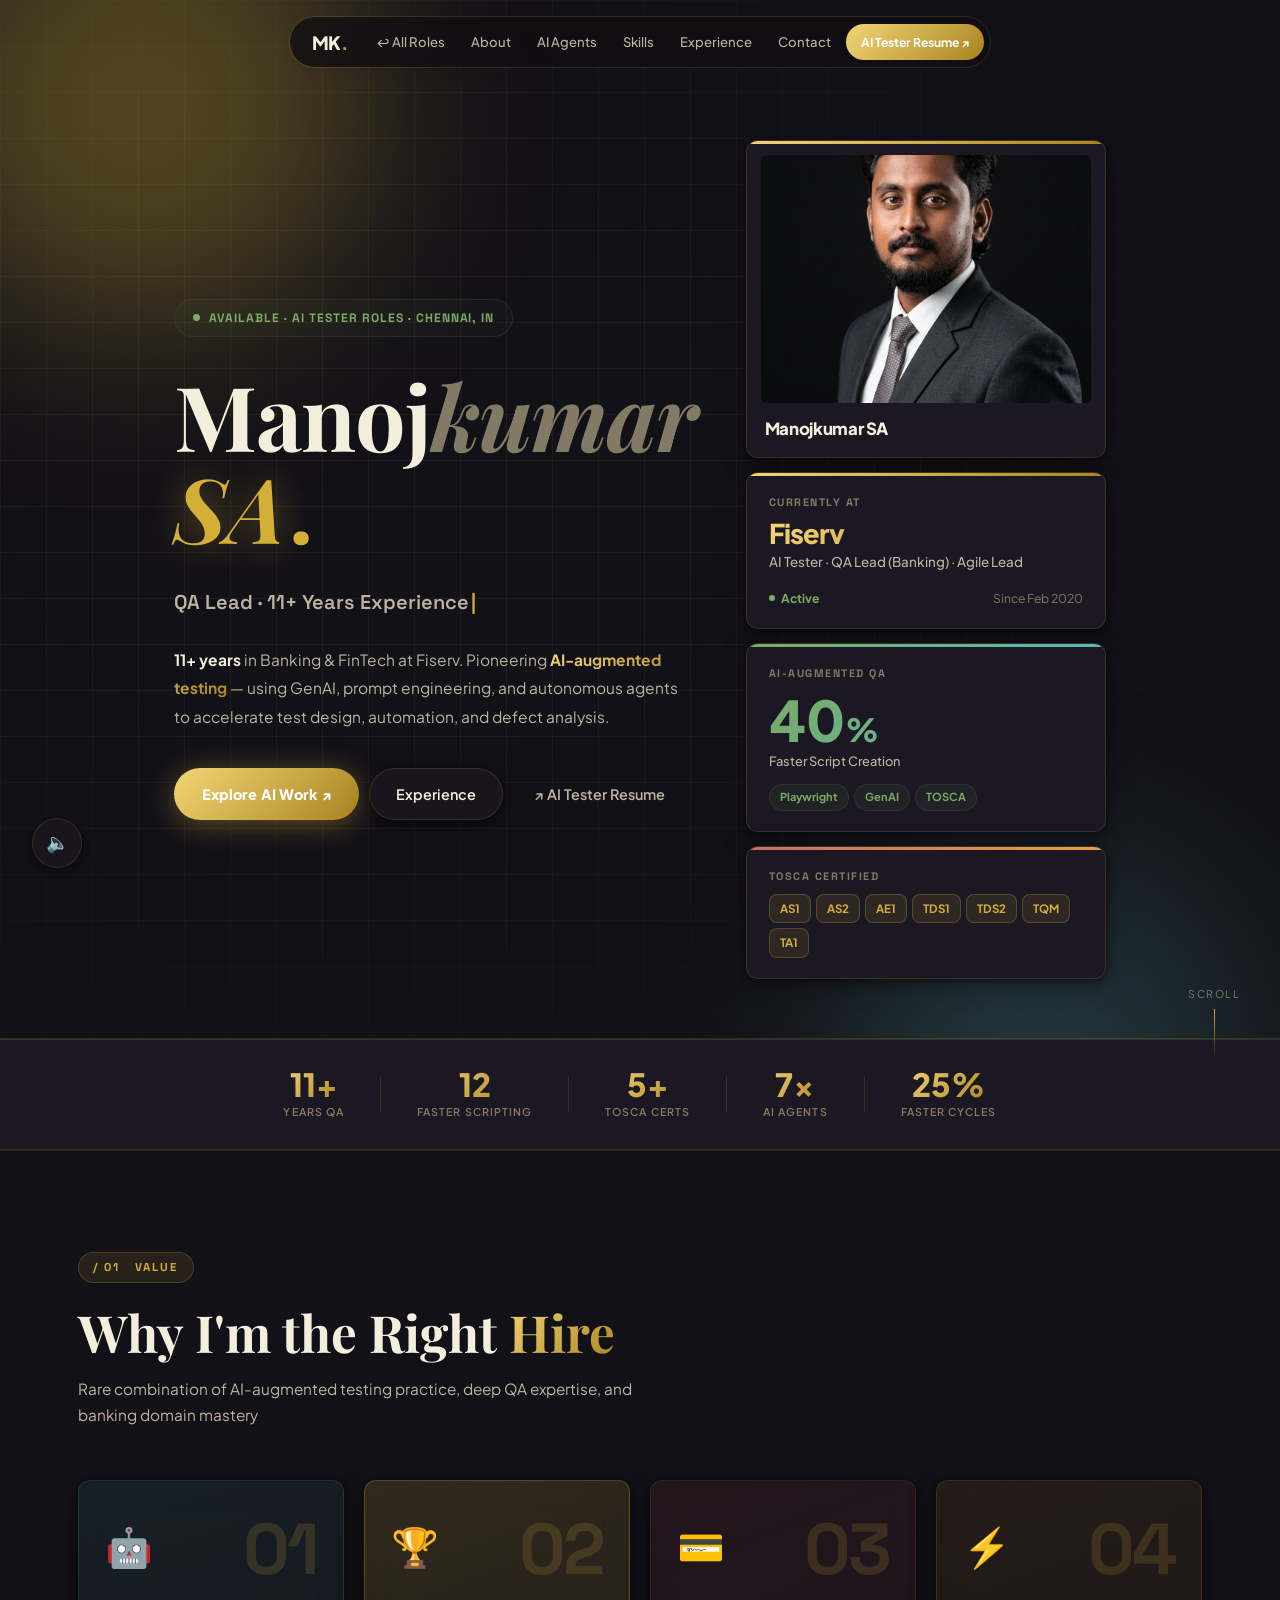
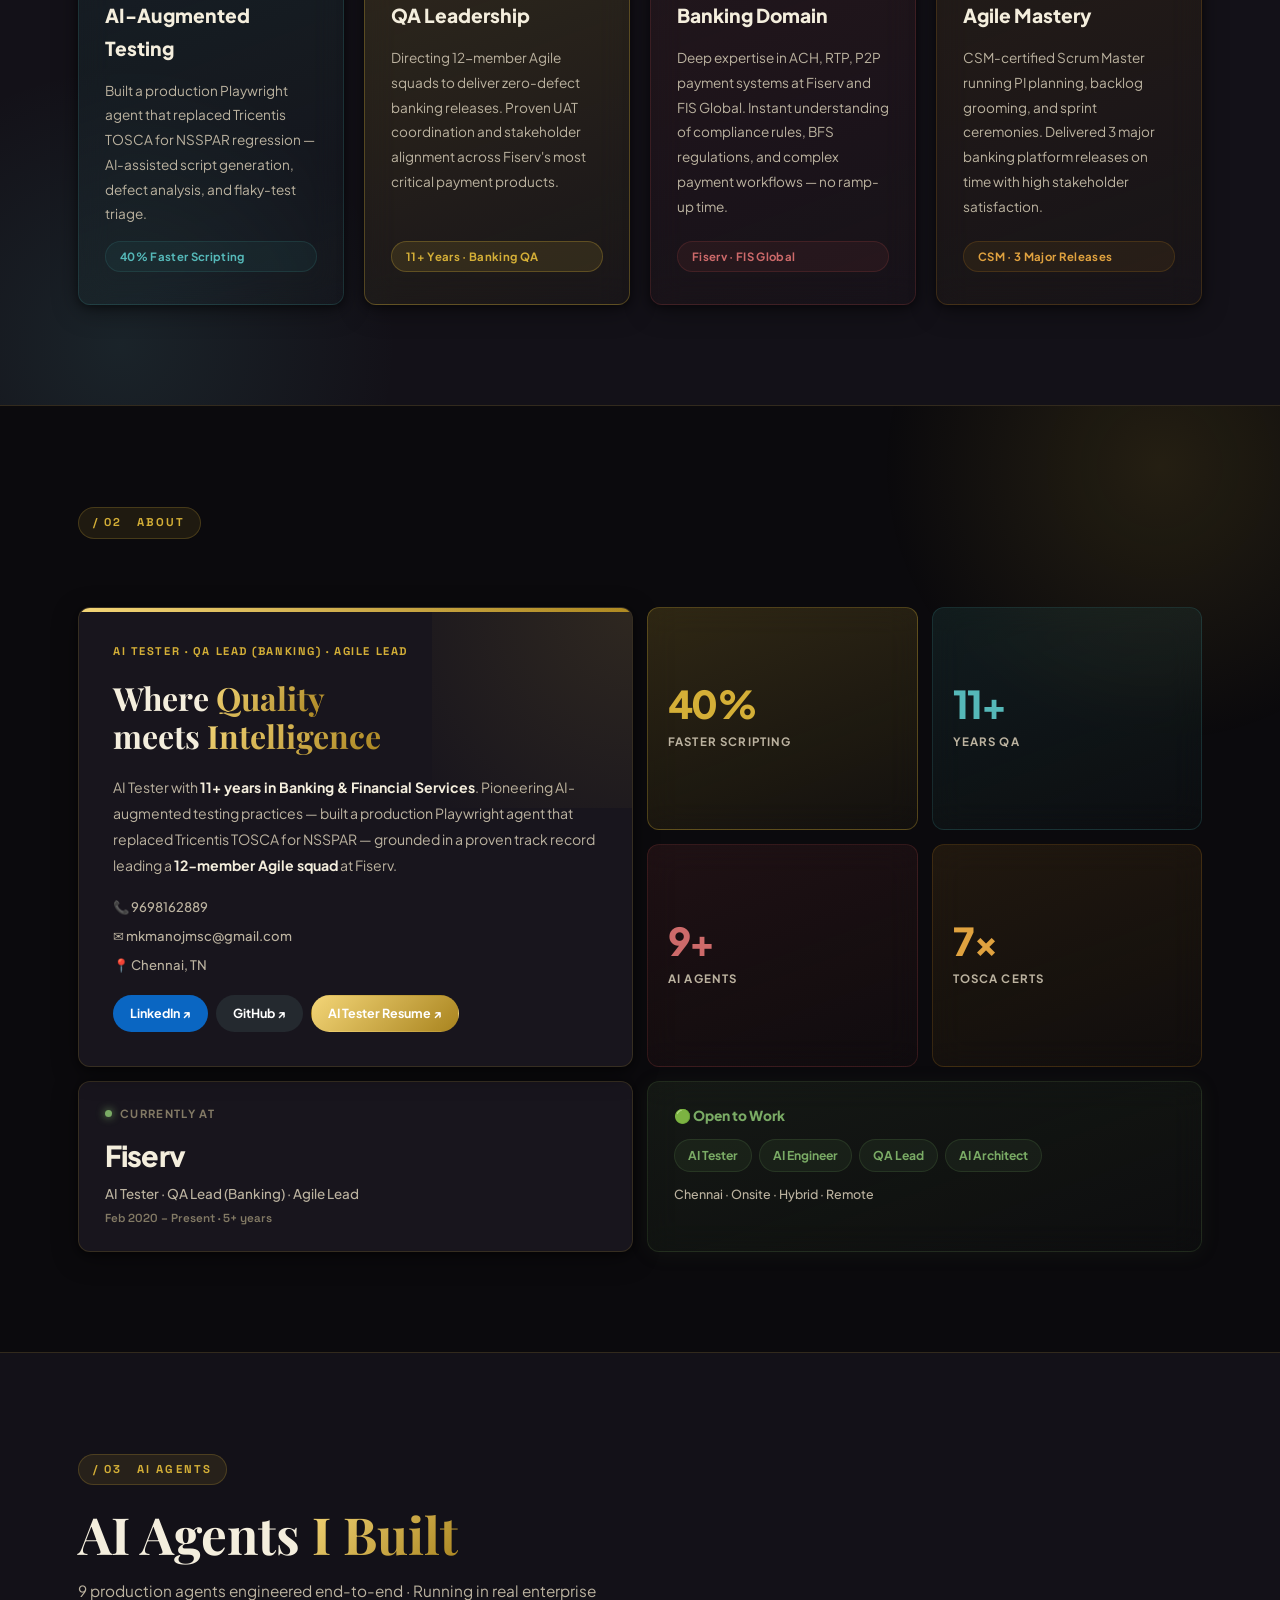
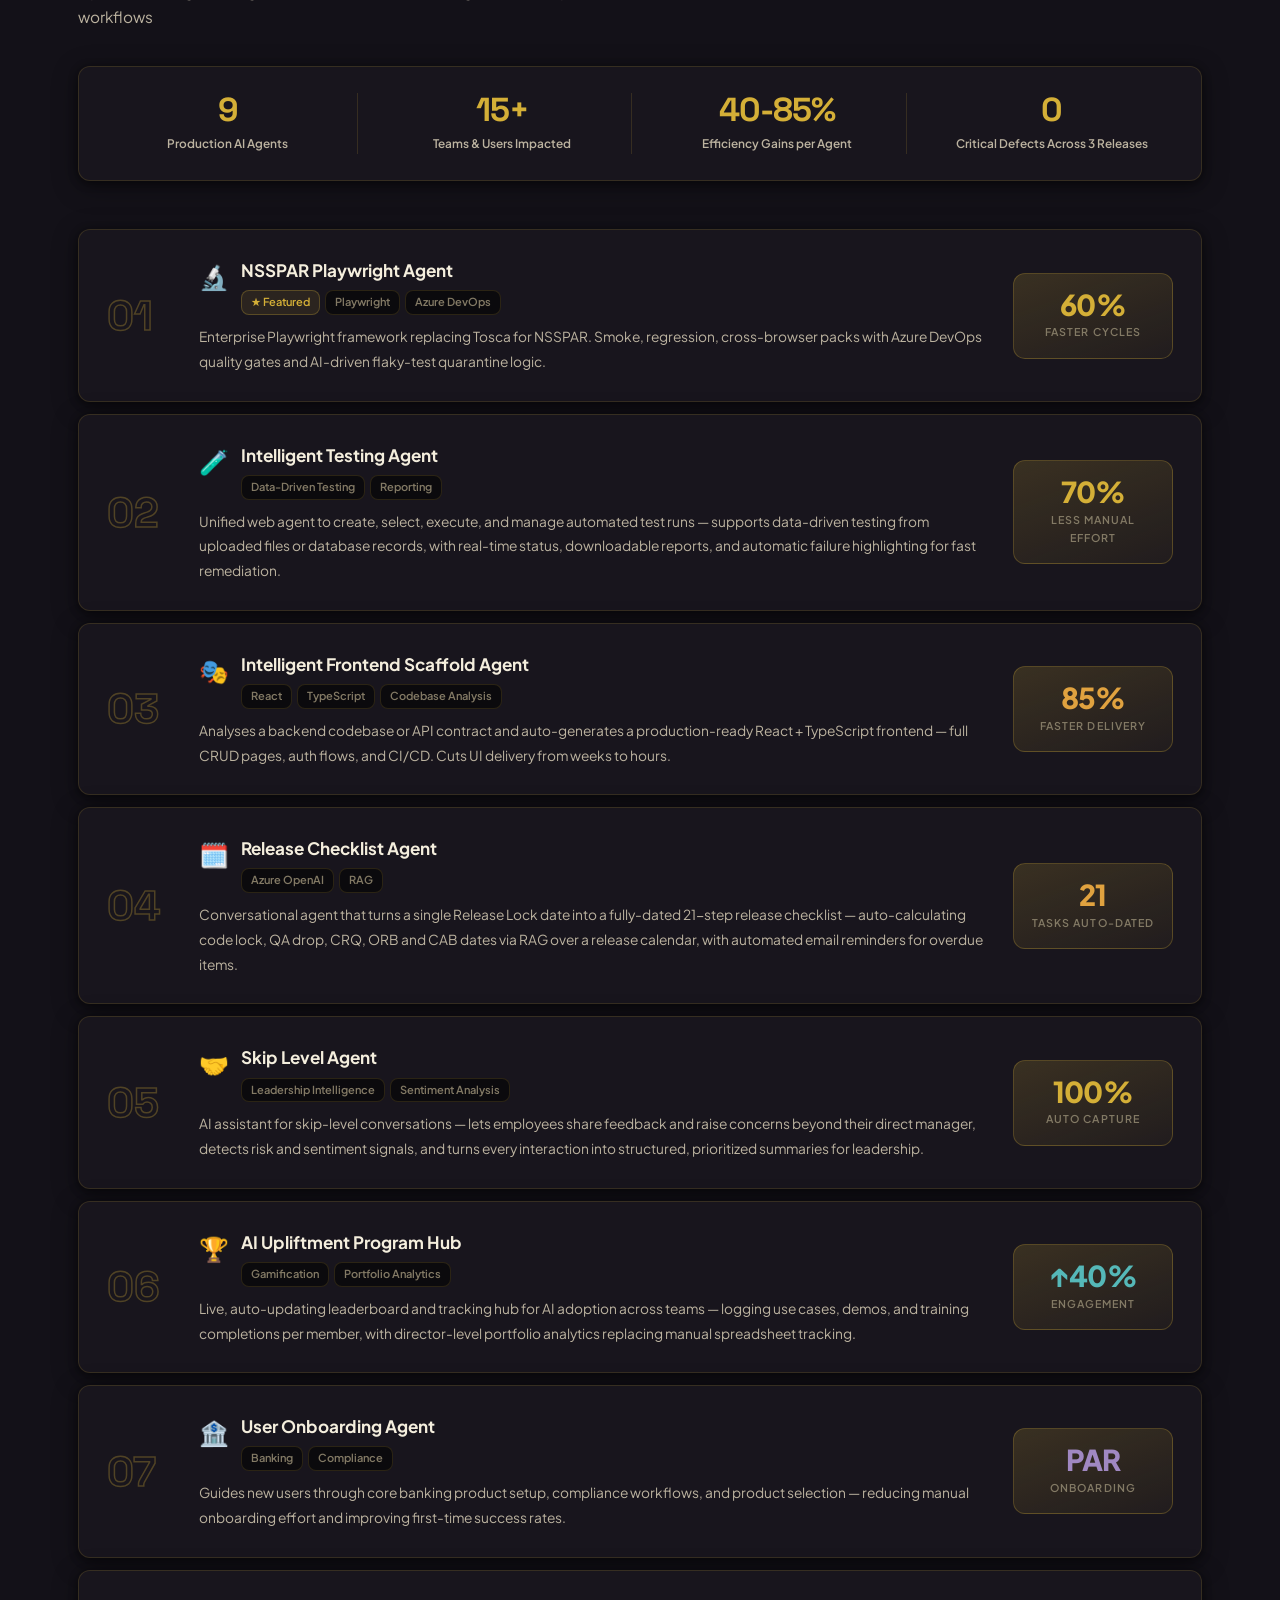
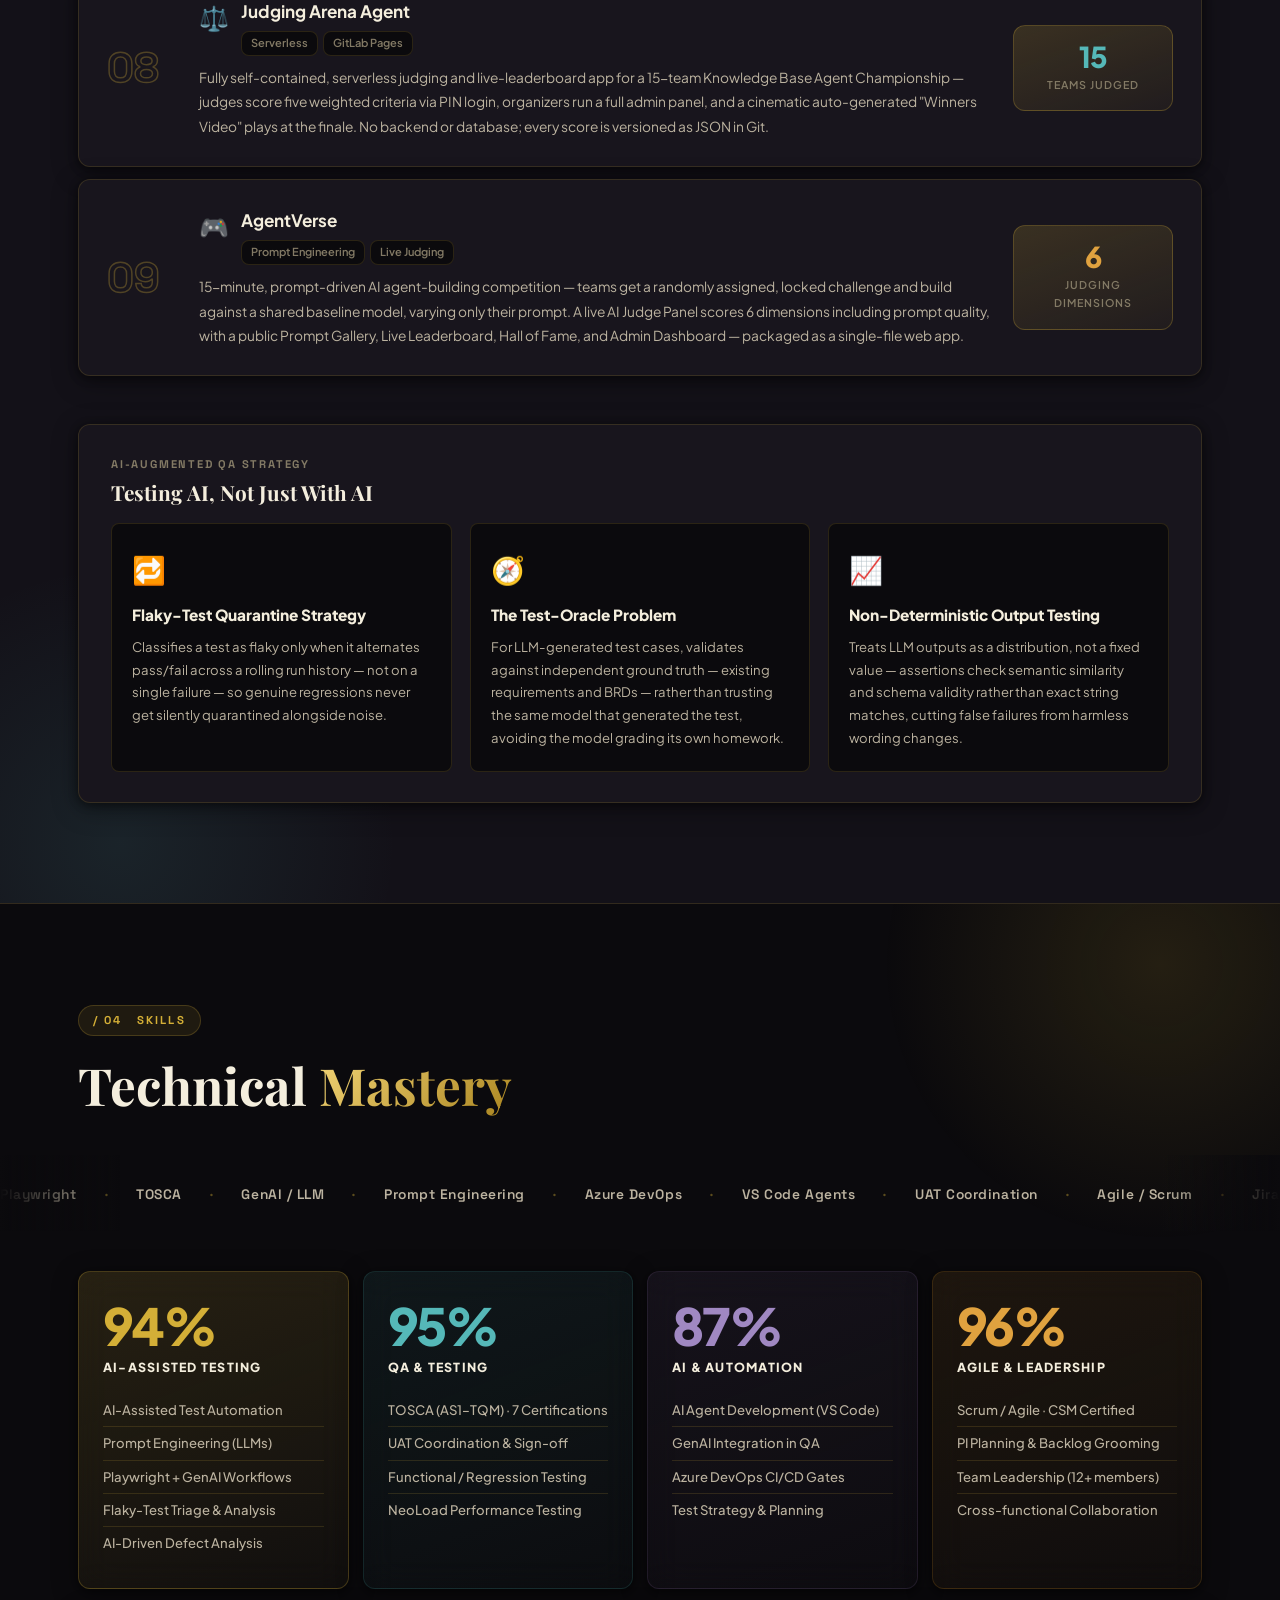
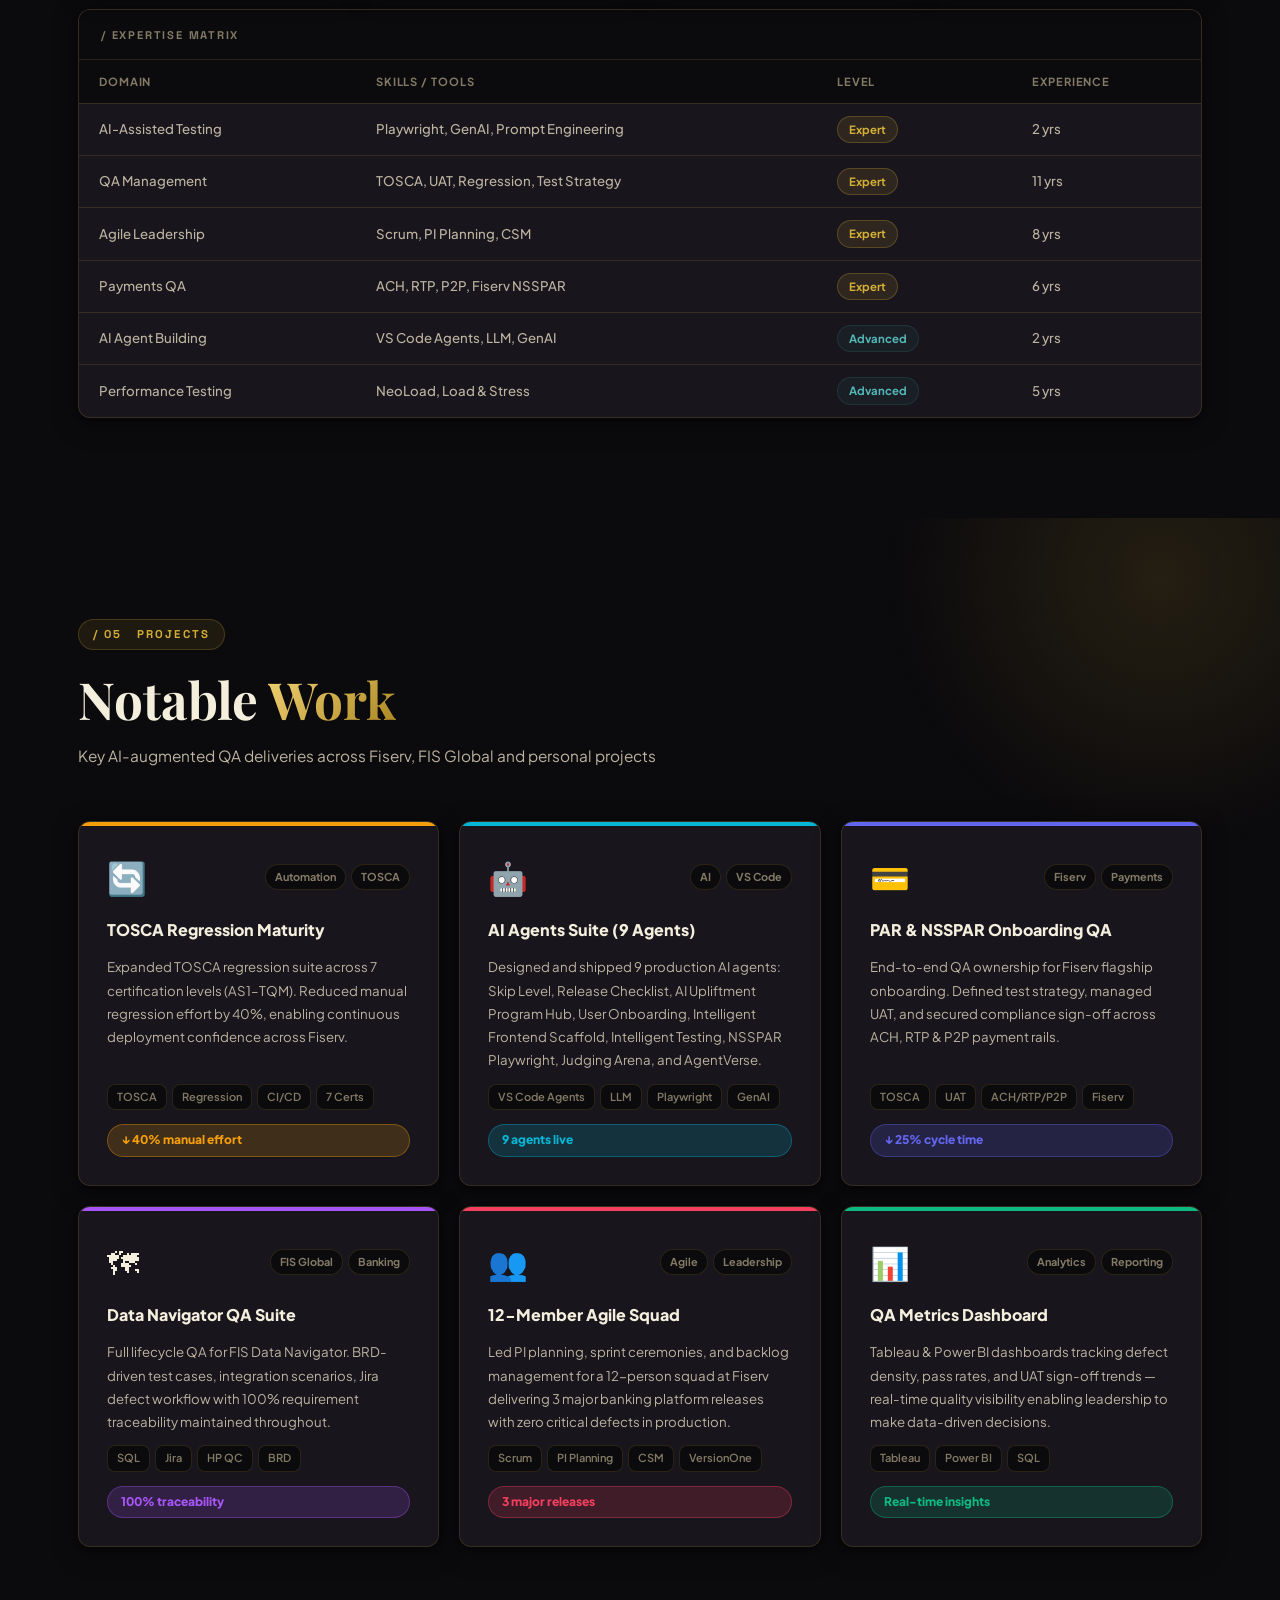
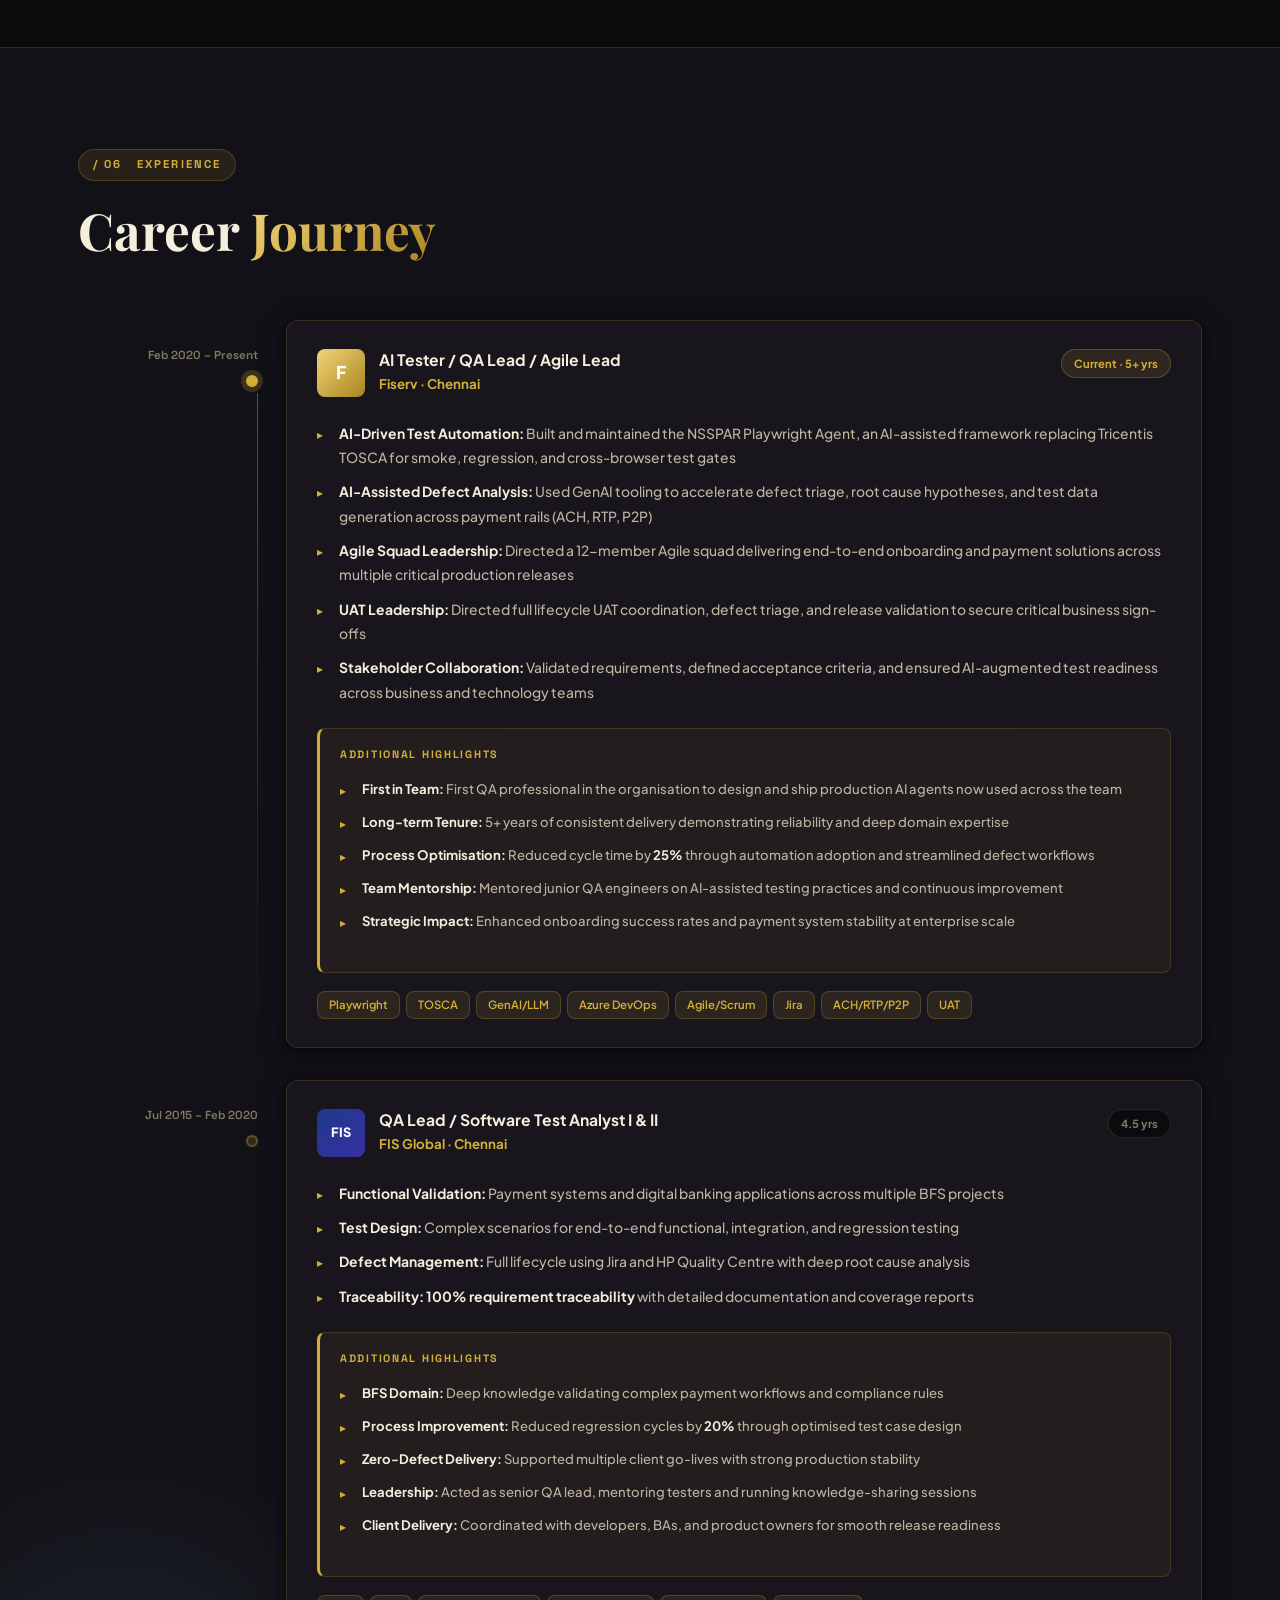
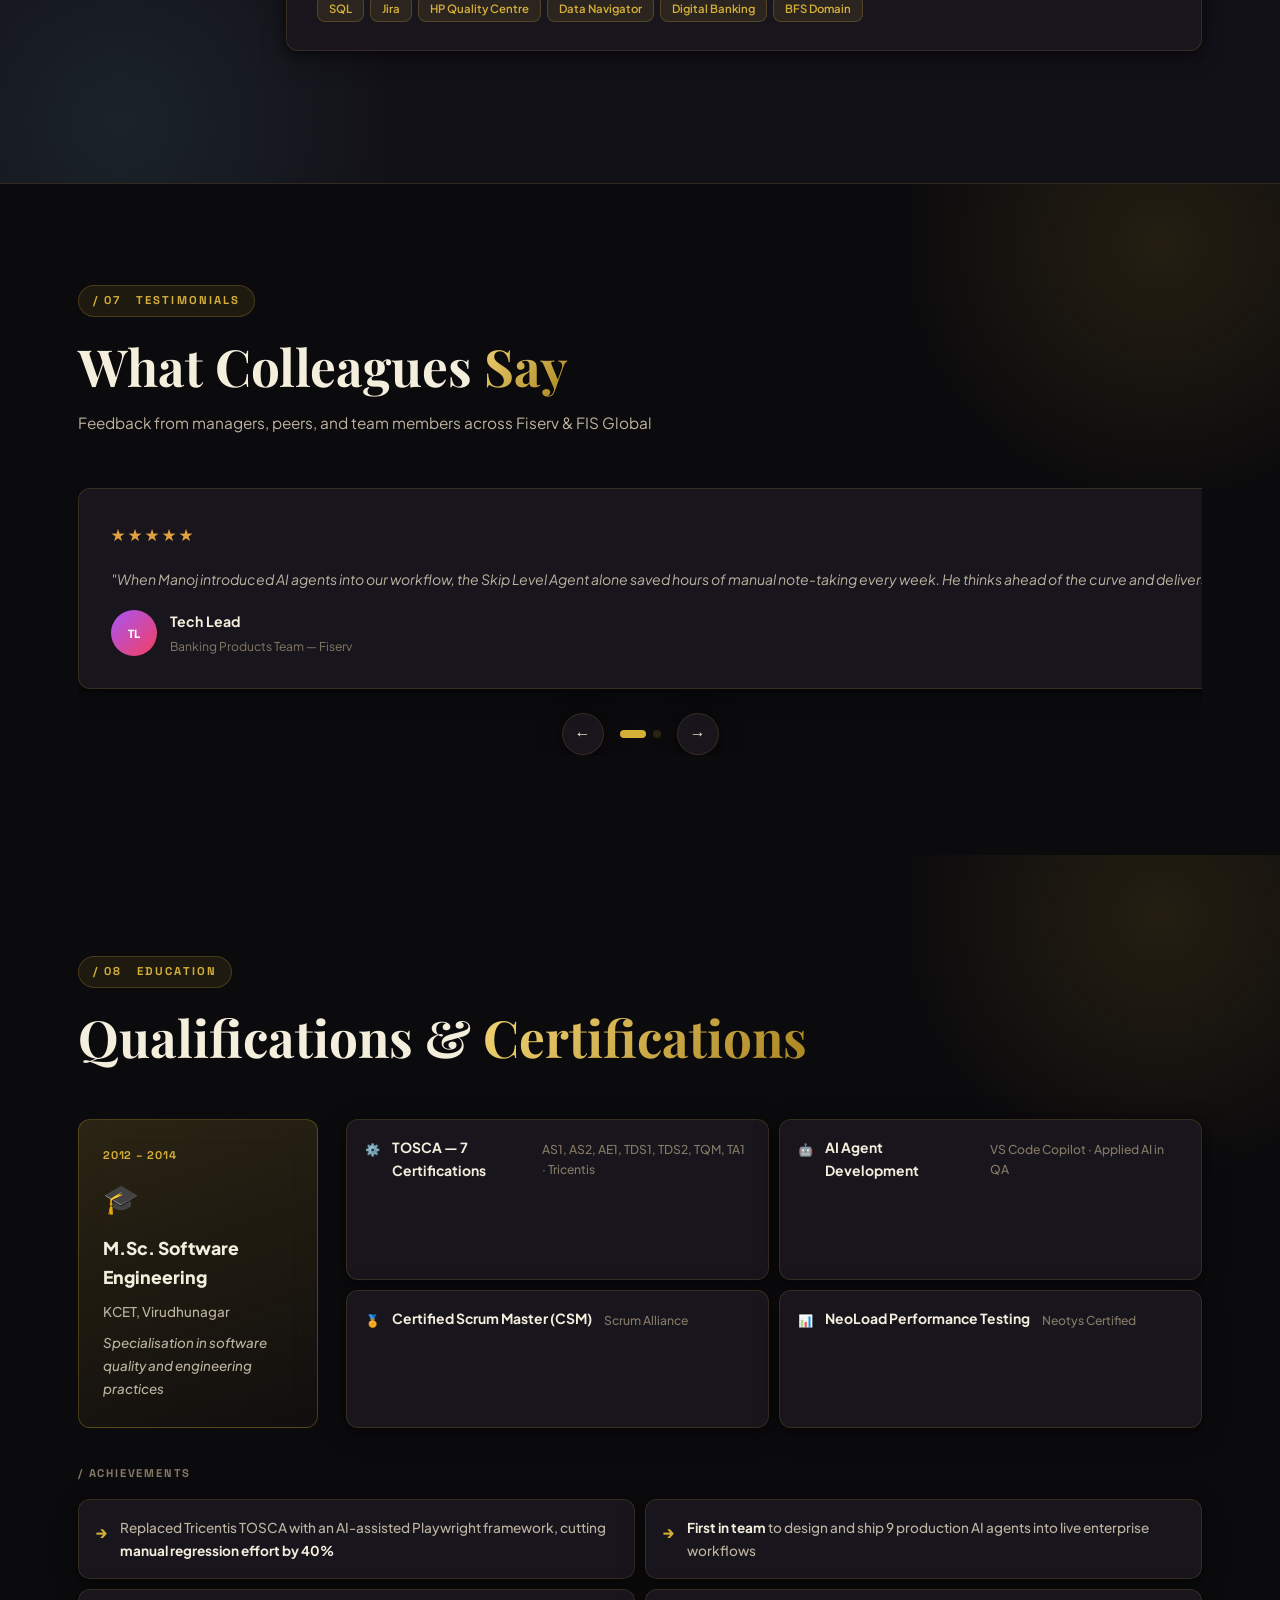
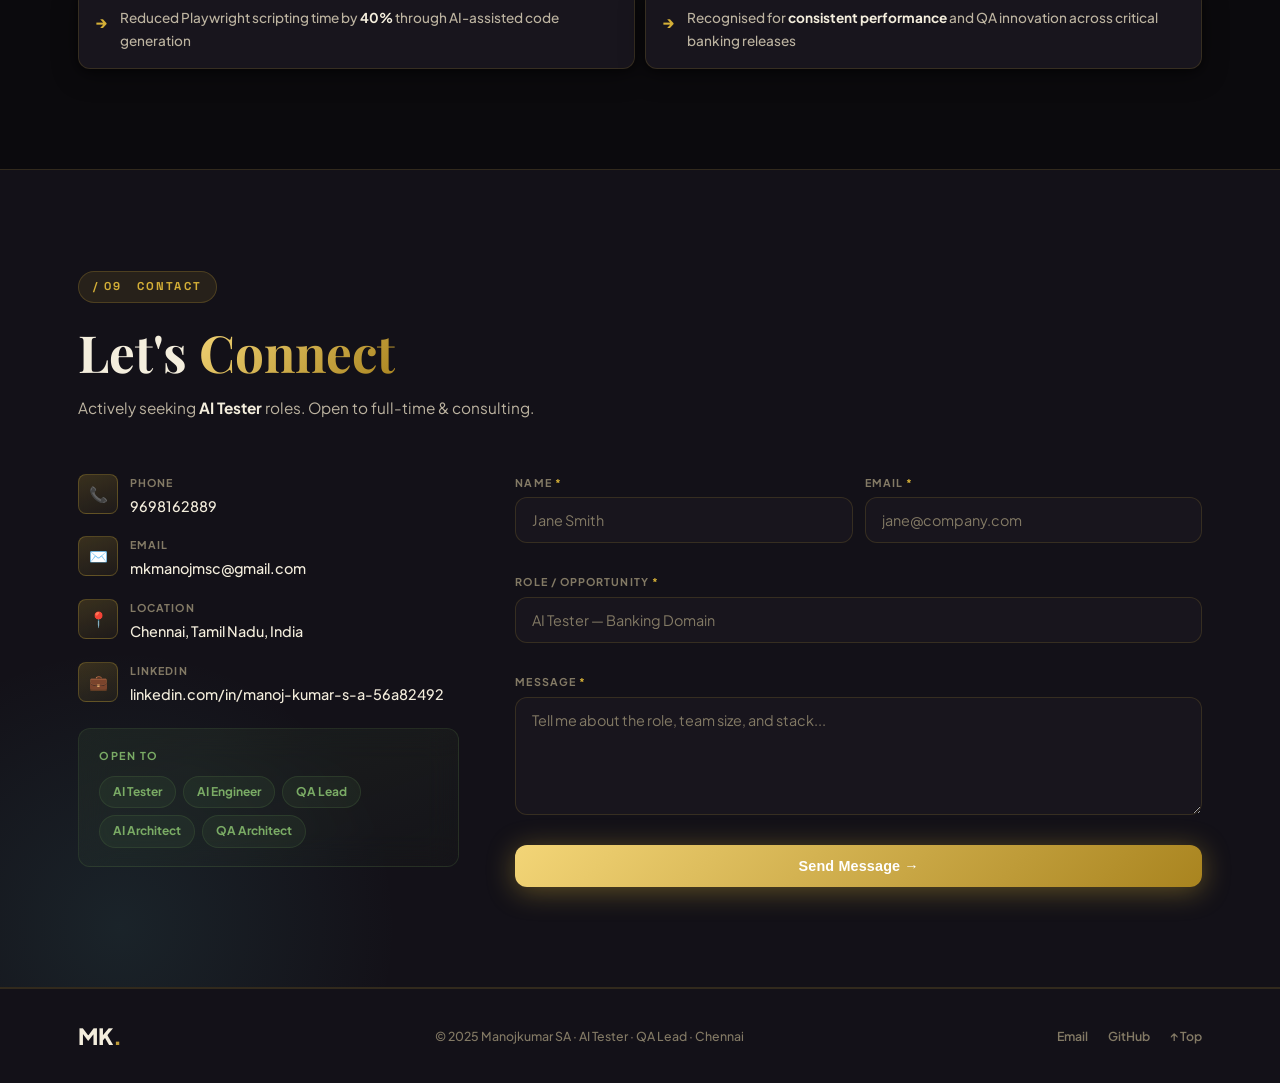
<file: index-ai-tester.html>
<!DOCTYPE html>
<html lang="en">
<head>
  <meta charset="UTF-8"/>
<meta name="viewport" content="width=device-width, initial-scale=1.0">
  <title>Manojkumar SA — AI Tester · AI-Augmented QA Engineer</title>
  <meta name="description" content="AI Tester with 11+ years in Banking &amp; FinTech QA, pioneering AI-augmented testing — GenAI, prompt engineering, and autonomous agents accelerating test design and automation."/>
  <link rel="icon" type="image/jpeg" href="profile.jpg"/>
  <link rel="canonical" href="https://manojkumar1792.github.io/Manojkumar-Portfolio/index-ai-tester.html"/>
  <meta property="og:type" content="website"/>
  <meta property="og:title" content="Manojkumar SA — AI Tester · AI-Augmented QA Engineer"/>
  <meta property="og:description" content="AI Tester pioneering AI-augmented testing — GenAI, prompt engineering, and autonomous agents accelerating test design and automation."/>
  <meta property="og:image" content="https://manojkumar1792.github.io/Manojkumar-Portfolio/profile.jpg"/>
  <meta property="og:url" content="https://manojkumar1792.github.io/Manojkumar-Portfolio/index-ai-tester.html"/>
  <meta name="twitter:card" content="summary_large_image"/>
  <meta name="twitter:title" content="Manojkumar SA — AI Tester · AI-Augmented QA Engineer"/>
  <meta name="twitter:description" content="AI Tester pioneering AI-augmented testing — GenAI, prompt engineering, autonomous agents."/>
  <meta name="twitter:image" content="https://manojkumar1792.github.io/Manojkumar-Portfolio/profile.jpg"/>
  <link rel="preconnect" href="https://fonts.googleapis.com"/>
  <link rel="preconnect" href="https://fonts.gstatic.com" crossorigin/>
  <link href="https://fonts.googleapis.com/css2?family=Playfair+Display:ital,wght@0,500;0,600;0,700;0,800;0,900;1,600&family=Plus+Jakarta+Sans:ital,wght@0,300;0,400;0,500;0,600;0,700;0,800;1,400&family=Space+Grotesk:wght@400;500;600;700&display=swap" rel="stylesheet"/>
  <link rel="stylesheet" href="style.css?v=4"/>
</head>
<body>

<!-- Scroll progress & cursor -->
<div id="scrollBar" class="scroll-bar"></div>
<div id="cursorGlow" class="cursor-glow"></div>

<!-- NAV: centered pill -->
<nav id="nav">
  <div class="nav-pill">
    <a href="#hero" class="nav-logo">MK<span>.</span></a>
    <ul class="nav-links" id="navLinks">
      <li><a href="index.html">↩ All Roles</a></li>
      <li><a href="#about">About</a></li>
      <li><a href="#ai-agents">AI Agents</a></li>
      <li><a href="#skills">Skills</a></li>
      <li><a href="#experience">Experience</a></li>
      <li><a href="#contact">Contact</a></li>
    </ul>
    <a href="resume-ai-tester.html" target="_blank" class="nav-resume">AI Tester Resume ↗</a>
    <button class="burger" id="burger" aria-label="Menu"><span></span><span></span><span></span></button>
  </div>
</nav>

<!-- HERO -->
<section class="hero" id="hero">
  <div class="hero-grid-bg"></div>
  <div class="hero-glow g1"></div>
  <div class="hero-glow g2"></div>

  <div class="hero-layout">
    <!-- LEFT -->
    <div class="hero-left">
      <div class="hero-avail">
        <span class="avail-dot"></span>
        Available · AI Tester Roles · Chennai, IN
      </div>

      <h1 class="hero-name">
        <span class="hn-top">Manoj<span class="hn-dim">kumar</span></span>
        <span class="hn-bot"><span class="hn-grad">SA</span><span class="hn-dot">.</span></span>
      </h1>

      <div class="hero-role-wrap">
        <span id="typedRole"></span><span class="role-cursor">|</span>
      </div>

      <p class="hero-desc">
        <strong>11+ years</strong> in Banking &amp; FinTech at Fiserv. Pioneering
        <strong class="hero-ai-label">AI-augmented testing</strong> — using GenAI,
        prompt engineering, and autonomous agents to accelerate test design,
        automation, and defect analysis.
      </p>

      <div class="hero-actions">
        <a href="#ai-agents" class="btn-neon">Explore AI Work ↗</a>
        <a href="#experience" class="btn-outline">Experience</a>
        <a href="resume-ai-tester.html" target="_blank" class="btn-ghost">↗ AI Tester Resume</a>
      </div>
    </div>

    <!-- RIGHT: floating info cards -->
    <div class="hero-right">
      <div class="hf-card hero-photo-card">
        <img class="hero-photo" src="profile.jpg" alt="Manojkumar SA"/>
        <div class="hero-photo-name">Manojkumar SA</div>
      </div>
      <div class="hf-card hfc-top float-a">
        <div class="hfc-eyebrow">Currently at</div>
        <div class="hfc-co">Fiserv</div>
        <div class="hfc-role">AI Tester · QA Lead (Banking) · Agile Lead</div>
        <div class="hfc-footer">
          <span class="hfc-live"><span></span>Active</span>
          <span>Since Feb 2020</span>
        </div>
      </div>

      <div class="hf-card hfc-mid float-b">
        <div class="hfc-eyebrow">AI-Augmented QA</div>
        <div class="hfc-big">40<span>%</span></div>
        <div class="hfc-sub">Faster Script Creation</div>
        <div class="hfc-tags">
          <span>Playwright</span><span>GenAI</span><span>TOSCA</span>
        </div>
      </div>

      <div class="hf-card hfc-bot float-c">
        <div class="hfc-eyebrow">TOSCA Certified</div>
        <div class="hfc-certs">
          <span>AS1</span><span>AS2</span><span>AE1</span><span>TDS1</span>
          <span>TDS2</span><span>TQM</span><span>TA1</span>
        </div>
      </div>
    </div>
  </div>

  <!-- KPI strip -->
  <div class="hero-kpis">
    <div class="hk"><span class="hk-n">11+</span><span class="hk-l">Years QA</span></div>
    <div class="hk-sep"></div>
    <div class="hk"><span class="hk-n">40%</span><span class="hk-l">Faster Scripting</span></div>
    <div class="hk-sep"></div>
    <div class="hk"><span class="hk-n">7×</span><span class="hk-l">TOSCA Certs</span></div>
    <div class="hk-sep"></div>
    <div class="hk"><span class="hk-n">9+</span><span class="hk-l">AI Agents</span></div>
    <div class="hk-sep"></div>
    <div class="hk"><span class="hk-n">25%</span><span class="hk-l">Faster Cycles</span></div>
  </div>

  <a class="hero-scroll" href="#about"><span>scroll</span><div class="hs-line"></div></a>
</section>

<!-- WHY HIRE ME -->
<section class="section s-alt" id="value">
  <div class="container">
    <div class="sec-label">/ 01 &nbsp; Value</div>
    <h2 class="sec-h2">Why I'm the Right <span class="text-grad">Hire</span></h2>
    <p class="sec-sub">Rare combination of AI-augmented testing practice, deep QA expertise, and banking domain mastery</p>
    <div class="vp-grid">

      <div class="vp-card vc-cyan reveal">
        <div class="vp-top"><span class="vp-ico">🤖</span><span class="vp-num">01</span></div>
        <h3>AI-Augmented Testing</h3>
        <p>Built a production Playwright agent that replaced Tricentis TOSCA for NSSPAR regression — AI-assisted script generation, defect analysis, and flaky-test triage.</p>
        <span class="vp-badge">40% Faster Scripting</span>
      </div>

      <div class="vp-card vc-indigo reveal">
        <div class="vp-top"><span class="vp-ico">🏆</span><span class="vp-num">02</span></div>
        <h3>QA Leadership</h3>
        <p>Directing 12-member Agile squads to deliver zero-defect banking releases. Proven UAT coordination and stakeholder alignment across Fiserv's most critical payment products.</p>
        <span class="vp-badge">11+ Years · Banking QA</span>
      </div>

      <div class="vp-card vc-rose reveal">
        <div class="vp-top"><span class="vp-ico">💳</span><span class="vp-num">03</span></div>
        <h3>Banking Domain</h3>
        <p>Deep expertise in ACH, RTP, P2P payment systems at Fiserv and FIS Global. Instant understanding of compliance rules, BFS regulations, and complex payment workflows — no ramp-up time.</p>
        <span class="vp-badge">Fiserv · FIS Global</span>
      </div>

      <div class="vp-card vc-amber reveal">
        <div class="vp-top"><span class="vp-ico">⚡</span><span class="vp-num">04</span></div>
        <h3>Agile Mastery</h3>
        <p>CSM-certified Scrum Master running PI planning, backlog grooming, and sprint ceremonies. Delivered 3 major banking platform releases on time with high stakeholder satisfaction.</p>
        <span class="vp-badge">CSM · 3 Major Releases</span>
      </div>

    </div>
  </div>
</section>

<!-- ABOUT BENTO -->
<section class="section" id="about">
  <div class="container">
    <div class="sec-label">/ 02 &nbsp; About</div>

    <div class="bento">
      <!-- Bio card — 2×2 -->
      <div class="bento-bio reveal">
        <div class="bb-tag">AI Tester · QA Lead (Banking) · Agile Lead</div>
        <h2 class="bb-h">Where <em>Quality</em><br/>meets <em>Intelligence</em></h2>
        <p class="bb-body">AI Tester with <strong>11+ years in Banking &amp; Financial Services</strong>.
        Pioneering AI-augmented testing practices — built a production Playwright agent that
        replaced Tricentis TOSCA for NSSPAR — grounded in a proven track record leading a
        <strong>12-member Agile squad</strong> at Fiserv.</p>
        <div class="bb-contacts">
          <a href="tel:9698162889" class="bbc">📞 9698162889</a>
          <a href="mailto:mkmanojmsc@gmail.com" class="bbc">✉ mkmanojmsc@gmail.com</a>
          <span class="bbc">📍 Chennai, TN</span>
        </div>
        <div class="bb-soc">
          <a href="https://www.linkedin.com/in/manoj-kumar-s-a-56a82492/" target="_blank" rel="noopener" class="bbsoc linkedin">LinkedIn ↗</a>
          <a href="https://github.com/Manojkumar1792" target="_blank" rel="noopener" class="bbsoc github">GitHub ↗</a>
          <a href="resume-ai-tester.html" target="_blank" class="bbsoc resume">AI Tester Resume ↗</a>
        </div>
      </div>

      <!-- Stat cards -->
      <div class="bento-stat s1 reveal"><span class="bs-n neon">40%</span><span class="bs-l">Faster Scripting</span></div>
      <div class="bento-stat s2 reveal"><span class="bs-n blue">11+</span><span class="bs-l">Years QA</span></div>
      <div class="bento-stat s3 reveal"><span class="bs-n purple">9+</span><span class="bs-l">AI Agents</span></div>
      <div class="bento-stat s4 reveal"><span class="bs-n amber">7×</span><span class="bs-l">TOSCA Certs</span></div>

      <!-- Currently at -->
      <div class="bento-curr reveal">
        <div class="bc-ind"><span class="bc-live"></span>Currently at</div>
        <div class="bc-name">Fiserv</div>
        <div class="bc-role">AI Tester · QA Lead (Banking) · Agile Lead</div>
        <div class="bc-since">Feb 2020 – Present · 5+ years</div>
      </div>

      <!-- Open to work -->
      <div class="bento-open reveal">
        <div class="bo-badge">🟢 Open to Work</div>
        <div class="bo-roles">
          <span>AI Tester</span><span>AI Engineer</span><span>QA Lead</span><span>AI Architect</span>
        </div>
        <div class="bo-loc">Chennai · Onsite · Hybrid · Remote</div>
      </div>
    </div>
  </div>
</section>

<!-- AI AGENTS -->
<section class="section s-alt" id="ai-agents">
  <div class="container">
    <div class="sec-label">/ 03 &nbsp; AI Agents</div>
    <h2 class="sec-h2">AI Agents <span class="text-grad">I Built</span></h2>
    <p class="sec-sub">9 production agents engineered end-to-end · Running in real enterprise workflows</p>

    <div class="impact-strip reveal">
      <div class="impact-item">
        <span class="impact-n">9</span>
        <span class="impact-l">Production AI Agents</span>
      </div>
      <div class="impact-item">
        <span class="impact-n">15+</span>
        <span class="impact-l">Teams &amp; Users Impacted</span>
      </div>
      <div class="impact-item">
        <span class="impact-n">40-85%</span>
        <span class="impact-l">Efficiency Gains per Agent</span>
      </div>
      <div class="impact-item">
        <span class="impact-n">0</span>
        <span class="impact-l">Critical Defects Across 3 Releases</span>
      </div>
    </div>

    <div class="agents-list">

      <div class="agent-card reveal">
        <div class="ac-num">01</div>
        <div class="ac-body">
          <div class="ac-head">
            <span class="ac-ico">🔬</span>
            <div>
              <h3>NSSPAR Playwright Agent</h3>
              <div class="ac-tags"><span class="act star">★ Featured</span><span class="act">Playwright</span><span class="act">Azure DevOps</span></div>
            </div>
          </div>
          <p>Enterprise Playwright framework replacing Tosca for NSSPAR. Smoke, regression, cross-browser packs with Azure DevOps quality gates and AI-driven flaky-test quarantine logic.</p>
        </div>
        <div class="ac-metric">
          <div class="am-val">60%</div>
          <div class="am-label">Faster Cycles</div>
        </div>
      </div>

      <div class="agent-card reveal">
        <div class="ac-num">02</div>
        <div class="ac-body">
          <div class="ac-head">
            <span class="ac-ico">🧪</span>
            <div>
              <h3>Intelligent Testing Agent</h3>
              <div class="ac-tags"><span class="act">Data-Driven Testing</span><span class="act">Reporting</span></div>
            </div>
          </div>
          <p>Unified web agent to create, select, execute, and manage automated test runs — supports data-driven testing from uploaded files or database records, with real-time status, downloadable reports, and automatic failure highlighting for fast remediation.</p>
        </div>
        <div class="ac-metric">
          <div class="am-val">70%</div>
          <div class="am-label">Less Manual Effort</div>
        </div>
      </div>

      <div class="agent-card reveal">
        <div class="ac-num">03</div>
        <div class="ac-body">
          <div class="ac-head">
            <span class="ac-ico">🎭</span>
            <div>
              <h3>Intelligent Frontend Scaffold Agent</h3>
              <div class="ac-tags"><span class="act">React</span><span class="act">TypeScript</span><span class="act">Codebase Analysis</span></div>
            </div>
          </div>
          <p>Analyses a backend codebase or API contract and auto-generates a production-ready React + TypeScript frontend — full CRUD pages, auth flows, and CI/CD. Cuts UI delivery from weeks to hours.</p>
        </div>
        <div class="ac-metric">
          <div class="am-val amber">85%</div>
          <div class="am-label">Faster Delivery</div>
        </div>
      </div>

      <div class="agent-card reveal">
        <div class="ac-num">04</div>
        <div class="ac-body">
          <div class="ac-head">
            <span class="ac-ico">🗓️</span>
            <div>
              <h3>Release Checklist Agent</h3>
              <div class="ac-tags"><span class="act">Azure OpenAI</span><span class="act">RAG</span></div>
            </div>
          </div>
          <p>Conversational agent that turns a single Release Lock date into a fully-dated 21-step release checklist — auto-calculating code lock, QA drop, CRQ, ORB and CAB dates via RAG over a release calendar, with automated email reminders for overdue items.</p>
        </div>
        <div class="ac-metric">
          <div class="am-val amber">21</div>
          <div class="am-label">Tasks Auto-Dated</div>
        </div>
      </div>

      <div class="agent-card reveal">
        <div class="ac-num">05</div>
        <div class="ac-body">
          <div class="ac-head">
            <span class="ac-ico">🤝</span>
            <div>
              <h3>Skip Level Agent</h3>
              <div class="ac-tags"><span class="act">Leadership Intelligence</span><span class="act">Sentiment Analysis</span></div>
            </div>
          </div>
          <p>AI assistant for skip-level conversations — lets employees share feedback and raise concerns beyond their direct manager, detects risk and sentiment signals, and turns every interaction into structured, prioritized summaries for leadership.</p>
        </div>
        <div class="ac-metric">
          <div class="am-val">100%</div>
          <div class="am-label">Auto Capture</div>
        </div>
      </div>

      <div class="agent-card reveal">
        <div class="ac-num">06</div>
        <div class="ac-body">
          <div class="ac-head">
            <span class="ac-ico">🏆</span>
            <div>
              <h3>AI Upliftment Program Hub</h3>
              <div class="ac-tags"><span class="act">Gamification</span><span class="act">Portfolio Analytics</span></div>
            </div>
          </div>
          <p>Live, auto-updating leaderboard and tracking hub for AI adoption across teams — logging use cases, demos, and training completions per member, with director-level portfolio analytics replacing manual spreadsheet tracking.</p>
        </div>
        <div class="ac-metric">
          <div class="am-val blue">↑40%</div>
          <div class="am-label">Engagement</div>
        </div>
      </div>

      <div class="agent-card reveal">
        <div class="ac-num">07</div>
        <div class="ac-body">
          <div class="ac-head">
            <span class="ac-ico">🏦</span>
            <div>
              <h3>User Onboarding Agent</h3>
              <div class="ac-tags"><span class="act">Banking</span><span class="act">Compliance</span></div>
            </div>
          </div>
          <p>Guides new users through core banking product setup, compliance workflows, and product selection — reducing manual onboarding effort and improving first-time success rates.</p>
        </div>
        <div class="ac-metric">
          <div class="am-val purple">PAR</div>
          <div class="am-label">Onboarding</div>
        </div>
      </div>

      <div class="agent-card reveal">
        <div class="ac-num">08</div>
        <div class="ac-body">
          <div class="ac-head">
            <span class="ac-ico">⚖️</span>
            <div>
              <h3>Judging Arena Agent</h3>
              <div class="ac-tags"><span class="act">Serverless</span><span class="act">GitLab Pages</span></div>
            </div>
          </div>
          <p>Fully self-contained, serverless judging and live-leaderboard app for a 15-team Knowledge Base Agent Championship — judges score five weighted criteria via PIN login, organizers run a full admin panel, and a cinematic auto-generated "Winners Video" plays at the finale. No backend or database; every score is versioned as JSON in Git.</p>
        </div>
        <div class="ac-metric">
          <div class="am-val blue">15</div>
          <div class="am-label">Teams Judged</div>
        </div>
      </div>

      <div class="agent-card reveal">
        <div class="ac-num">09</div>
        <div class="ac-body">
          <div class="ac-head">
            <span class="ac-ico">🎮</span>
            <div>
              <h3>AgentVerse</h3>
              <div class="ac-tags"><span class="act">Prompt Engineering</span><span class="act">Live Judging</span></div>
            </div>
          </div>
          <p>15-minute, prompt-driven AI agent-building competition — teams get a randomly assigned, locked challenge and build against a shared baseline model, varying only their prompt. A live AI Judge Panel scores 6 dimensions including prompt quality, with a public Prompt Gallery, Live Leaderboard, Hall of Fame, and Admin Dashboard — packaged as a single-file web app.</p>
        </div>
        <div class="ac-metric">
          <div class="am-val amber">6</div>
          <div class="am-label">Judging Dimensions</div>
        </div>
      </div>

    </div>

    <div class="eval-block">
      <div class="ach-label" style="margin-bottom:6px;">AI-Augmented QA Strategy</div>
      <h3 class="bb-h" style="font-size:1.3rem;">Testing AI, Not Just With AI</h3>
      <div class="eval-grid">
        <div class="eval-card">
          <span class="eval-ico">🔁</span>
          <h4>Flaky-Test Quarantine Strategy</h4>
          <p>Classifies a test as flaky only when it alternates pass/fail across a rolling run history — not on a single failure — so genuine regressions never get silently quarantined alongside noise.</p>
        </div>
        <div class="eval-card">
          <span class="eval-ico">🧭</span>
          <h4>The Test-Oracle Problem</h4>
          <p>For LLM-generated test cases, validates against independent ground truth — existing requirements and BRDs — rather than trusting the same model that generated the test, avoiding the model grading its own homework.</p>
        </div>
        <div class="eval-card">
          <span class="eval-ico">📈</span>
          <h4>Non-Deterministic Output Testing</h4>
          <p>Treats LLM outputs as a distribution, not a fixed value — assertions check semantic similarity and schema validity rather than exact string matches, cutting false failures from harmless wording changes.</p>
        </div>
      </div>
    </div>
  </div>
</section>

<!-- SKILLS -->
<section class="section" id="skills">
  <div class="container">
    <div class="sec-label">/ 04 &nbsp; Skills</div>
    <h2 class="sec-h2">Technical <span class="text-grad">Mastery</span></h2>
  </div>

  <!-- Marquee ticker -->
  <div class="ticker-wrap">
    <div class="ticker-track">
      <div class="ticker-inner">
        <span>Playwright</span><span class="td">·</span><span>TOSCA</span><span class="td">·</span>
        <span>GenAI / LLM</span><span class="td">·</span><span>Prompt Engineering</span><span class="td">·</span>
        <span>Azure DevOps</span><span class="td">·</span><span>VS Code Agents</span><span class="td">·</span>
        <span>UAT Coordination</span><span class="td">·</span><span>Agile / Scrum</span><span class="td">·</span>
        <span>Jira</span><span class="td">·</span><span>ACH · RTP · P2P</span><span class="td">·</span>
        <span>SQL</span><span class="td">·</span><span>NeoLoad</span><span class="td">·</span>
        <span>Playwright</span><span class="td">·</span><span>TOSCA</span><span class="td">·</span>
        <span>GenAI / LLM</span><span class="td">·</span><span>Prompt Engineering</span><span class="td">·</span>
        <span>Azure DevOps</span><span class="td">·</span><span>VS Code Agents</span><span class="td">·</span>
        <span>UAT Coordination</span><span class="td">·</span><span>Agile / Scrum</span><span class="td">·</span>
      </div>
    </div>
  </div>

  <div class="container">
    <div class="skills-bento">
      <div class="sk-bcard reveal">
        <div class="skb-pct neon">94%</div>
        <div class="skb-cat">AI-Assisted Testing</div>
        <ul class="skb-list">
          <li>AI-Assisted Test Automation</li>
          <li>Prompt Engineering (LLMs)</li>
          <li>Playwright + GenAI Workflows</li>
          <li>Flaky-Test Triage &amp; Analysis</li>
          <li>AI-Driven Defect Analysis</li>
        </ul>
      </div>
      <div class="sk-bcard reveal">
        <div class="skb-pct blue">95%</div>
        <div class="skb-cat">QA &amp; Testing</div>
        <ul class="skb-list">
          <li>TOSCA (AS1–TQM) · 7 Certifications</li>
          <li>UAT Coordination &amp; Sign-off</li>
          <li>Functional / Regression Testing</li>
          <li>NeoLoad Performance Testing</li>
        </ul>
      </div>
      <div class="sk-bcard reveal">
        <div class="skb-pct purple">87%</div>
        <div class="skb-cat">AI &amp; Automation</div>
        <ul class="skb-list">
          <li>AI Agent Development (VS Code)</li>
          <li>GenAI Integration in QA</li>
          <li>Azure DevOps CI/CD Gates</li>
          <li>Test Strategy &amp; Planning</li>
        </ul>
      </div>
      <div class="sk-bcard reveal">
        <div class="skb-pct amber">96%</div>
        <div class="skb-cat">Agile &amp; Leadership</div>
        <ul class="skb-list">
          <li>Scrum / Agile · CSM Certified</li>
          <li>PI Planning &amp; Backlog Grooming</li>
          <li>Team Leadership (12+ members)</li>
          <li>Cross-functional Collaboration</li>
        </ul>
      </div>
    </div>

    <div class="matrix-card reveal">
      <div class="mx-label">/ Expertise Matrix</div>
      <table class="mx-table">
        <thead><tr><th>Domain</th><th>Skills / Tools</th><th>Level</th><th>Experience</th></tr></thead>
        <tbody>
          <tr><td>AI-Assisted Testing</td><td>Playwright, GenAI, Prompt Engineering</td><td><span class="lv ex">Expert</span></td><td>2 yrs</td></tr>
          <tr><td>QA Management</td><td>TOSCA, UAT, Regression, Test Strategy</td><td><span class="lv ex">Expert</span></td><td>11 yrs</td></tr>
          <tr><td>Agile Leadership</td><td>Scrum, PI Planning, CSM</td><td><span class="lv ex">Expert</span></td><td>8 yrs</td></tr>
          <tr><td>Payments QA</td><td>ACH, RTP, P2P, Fiserv NSSPAR</td><td><span class="lv ex">Expert</span></td><td>6 yrs</td></tr>
          <tr><td>AI Agent Building</td><td>VS Code Agents, LLM, GenAI</td><td><span class="lv ad">Advanced</span></td><td>2 yrs</td></tr>
          <tr><td>Performance Testing</td><td>NeoLoad, Load &amp; Stress</td><td><span class="lv ad">Advanced</span></td><td>5 yrs</td></tr>
        </tbody>
      </table>
    </div>
  </div>
</section>

<!-- PROJECTS -->
<section class="section" id="projects">
  <div class="container">
    <div class="sec-label">/ 05 &nbsp; Projects</div>
    <h2 class="sec-h2">Notable <span class="text-grad">Work</span></h2>
    <p class="sec-sub">Key AI-augmented QA deliveries across Fiserv, FIS Global and personal projects</p>
    <div class="proj-grid">

      <div class="proj-card reveal" style="--ac:#f59e0b">
        <div class="pc-stripe"></div>
        <div class="pc-head"><span class="pc-ico">🔄</span><div class="pc-tags"><span>Automation</span><span>TOSCA</span></div></div>
        <h3>TOSCA Regression Maturity</h3>
        <p>Expanded TOSCA regression suite across 7 certification levels (AS1–TQM). Reduced manual regression effort by 40%, enabling continuous deployment confidence across Fiserv.</p>
        <div class="pc-chips"><span>TOSCA</span><span>Regression</span><span>CI/CD</span><span>7 Certs</span></div>
        <div class="pc-impact" style="--ic:#f59e0b">↓ 40% manual effort</div>
      </div>

      <div class="proj-card reveal" style="--ac:#06b6d4">
        <div class="pc-stripe"></div>
        <div class="pc-head"><span class="pc-ico">🤖</span><div class="pc-tags"><span>AI</span><span>VS Code</span></div></div>
        <h3>AI Agents Suite (9 Agents)</h3>
        <p>Designed and shipped 9 production AI agents: Skip Level, Release Checklist, AI Upliftment Program Hub, User Onboarding, Intelligent Frontend Scaffold, Intelligent Testing, NSSPAR Playwright, Judging Arena, and AgentVerse.</p>
        <div class="pc-chips"><span>VS Code Agents</span><span>LLM</span><span>Playwright</span><span>GenAI</span></div>
        <div class="pc-impact" style="--ic:#06b6d4">9 agents live</div>
      </div>

      <div class="proj-card reveal" style="--ac:#6366f1">
        <div class="pc-stripe"></div>
        <div class="pc-head"><span class="pc-ico">💳</span><div class="pc-tags"><span>Fiserv</span><span>Payments</span></div></div>
        <h3>PAR &amp; NSSPAR Onboarding QA</h3>
        <p>End-to-end QA ownership for Fiserv flagship onboarding. Defined test strategy, managed UAT, and secured compliance sign-off across ACH, RTP &amp; P2P payment rails.</p>
        <div class="pc-chips"><span>TOSCA</span><span>UAT</span><span>ACH/RTP/P2P</span><span>Fiserv</span></div>
        <div class="pc-impact" style="--ic:#6366f1">↓ 25% cycle time</div>
      </div>

      <div class="proj-card reveal" style="--ac:#a855f7">
        <div class="pc-stripe"></div>
        <div class="pc-head"><span class="pc-ico">🗺</span><div class="pc-tags"><span>FIS Global</span><span>Banking</span></div></div>
        <h3>Data Navigator QA Suite</h3>
        <p>Full lifecycle QA for FIS Data Navigator. BRD-driven test cases, integration scenarios, Jira defect workflow with 100% requirement traceability maintained throughout.</p>
        <div class="pc-chips"><span>SQL</span><span>Jira</span><span>HP QC</span><span>BRD</span></div>
        <div class="pc-impact" style="--ic:#a855f7">100% traceability</div>
      </div>

      <div class="proj-card reveal" style="--ac:#f43f5e">
        <div class="pc-stripe"></div>
        <div class="pc-head"><span class="pc-ico">👥</span><div class="pc-tags"><span>Agile</span><span>Leadership</span></div></div>
        <h3>12-Member Agile Squad</h3>
        <p>Led PI planning, sprint ceremonies, and backlog management for a 12-person squad at Fiserv delivering 3 major banking platform releases with zero critical defects in production.</p>
        <div class="pc-chips"><span>Scrum</span><span>PI Planning</span><span>CSM</span><span>VersionOne</span></div>
        <div class="pc-impact" style="--ic:#f43f5e">3 major releases</div>
      </div>

      <div class="proj-card reveal" style="--ac:#10b981">
        <div class="pc-stripe"></div>
        <div class="pc-head"><span class="pc-ico">📊</span><div class="pc-tags"><span>Analytics</span><span>Reporting</span></div></div>
        <h3>QA Metrics Dashboard</h3>
        <p>Tableau &amp; Power BI dashboards tracking defect density, pass rates, and UAT sign-off trends — real-time quality visibility enabling leadership to make data-driven decisions.</p>
        <div class="pc-chips"><span>Tableau</span><span>Power BI</span><span>SQL</span></div>
        <div class="pc-impact" style="--ic:#10b981">Real-time insights</div>
      </div>

    </div>
  </div>
</section>

<!-- EXPERIENCE -->
<section class="section s-alt" id="experience">
  <div class="container">
    <div class="sec-label">/ 06 &nbsp; Experience</div>
    <h2 class="sec-h2">Career <span class="text-grad">Journey</span></h2>

    <div class="timeline">

      <div class="tl-item reveal">
        <div class="tl-left">
          <div class="tl-period">Feb 2020 – Present</div>
          <div class="tl-node active"></div>
          <div class="tl-line"></div>
        </div>
        <div class="tl-card">
          <div class="tl-head">
            <div class="tl-logo">F</div>
            <div class="tl-info">
              <h3>AI Tester / QA Lead / Agile Lead</h3>
              <div class="tl-co">Fiserv · Chennai</div>
            </div>
            <span class="tl-badge curr">Current · 5+ yrs</span>
          </div>
          <ul class="tl-points">
            <li><strong>AI-Driven Test Automation:</strong> Built and maintained the NSSPAR Playwright Agent, an AI-assisted framework replacing Tricentis TOSCA for smoke, regression, and cross-browser test gates</li>
            <li><strong>AI-Assisted Defect Analysis:</strong> Used GenAI tooling to accelerate defect triage, root cause hypotheses, and test data generation across payment rails (ACH, RTP, P2P)</li>
            <li><strong>Agile Squad Leadership:</strong> Directed a 12-member Agile squad delivering end-to-end onboarding and payment solutions across multiple critical production releases</li>
            <li><strong>UAT Leadership:</strong> Directed full lifecycle UAT coordination, defect triage, and release validation to secure critical business sign-offs</li>
            <li><strong>Stakeholder Collaboration:</strong> Validated requirements, defined acceptance criteria, and ensured AI-augmented test readiness across business and technology teams</li>
          </ul>
          <div class="tl-highlights">
            <div class="tlh-label">Additional Highlights</div>
            <ul class="tl-points tl-sm">
              <li><strong>First in Team:</strong> First QA professional in the organisation to design and ship production AI agents now used across the team</li>
              <li><strong>Long-term Tenure:</strong> 5+ years of consistent delivery demonstrating reliability and deep domain expertise</li>
              <li><strong>Process Optimisation:</strong> Reduced cycle time by <strong class="text-neon">25%</strong> through automation adoption and streamlined defect workflows</li>
              <li><strong>Team Mentorship:</strong> Mentored junior QA engineers on AI-assisted testing practices and continuous improvement</li>
              <li><strong>Strategic Impact:</strong> Enhanced onboarding success rates and payment system stability at enterprise scale</li>
            </ul>
          </div>
          <div class="tl-chips">
            <span>Playwright</span><span>TOSCA</span><span>GenAI/LLM</span><span>Azure DevOps</span>
            <span>Agile/Scrum</span><span>Jira</span><span>ACH/RTP/P2P</span><span>UAT</span>
          </div>
        </div>
      </div>

      <div class="tl-item reveal">
        <div class="tl-left">
          <div class="tl-period">Jul 2015 – Feb 2020</div>
          <div class="tl-node"></div>
        </div>
        <div class="tl-card">
          <div class="tl-head">
            <div class="tl-logo fis">FIS</div>
            <div class="tl-info">
              <h3>QA Lead / Software Test Analyst I &amp; II</h3>
              <div class="tl-co">FIS Global · Chennai</div>
            </div>
            <span class="tl-badge">4.5 yrs</span>
          </div>
          <ul class="tl-points">
            <li><strong>Functional Validation:</strong> Payment systems and digital banking applications across multiple BFS projects</li>
            <li><strong>Test Design:</strong> Complex scenarios for end-to-end functional, integration, and regression testing</li>
            <li><strong>Defect Management:</strong> Full lifecycle using Jira and HP Quality Centre with deep root cause analysis</li>
            <li><strong>Traceability:</strong> <strong>100% requirement traceability</strong> with detailed documentation and coverage reports</li>
          </ul>
          <div class="tl-highlights">
            <div class="tlh-label">Additional Highlights</div>
            <ul class="tl-points tl-sm">
              <li><strong>BFS Domain:</strong> Deep knowledge validating complex payment workflows and compliance rules</li>
              <li><strong>Process Improvement:</strong> Reduced regression cycles by <strong class="text-blue">20%</strong> through optimised test case design</li>
              <li><strong>Zero-Defect Delivery:</strong> Supported multiple client go-lives with strong production stability</li>
              <li><strong>Leadership:</strong> Acted as senior QA lead, mentoring testers and running knowledge-sharing sessions</li>
              <li><strong>Client Delivery:</strong> Coordinated with developers, BAs, and product owners for smooth release readiness</li>
            </ul>
          </div>
          <div class="tl-chips">
            <span>SQL</span><span>Jira</span><span>HP Quality Centre</span>
            <span>Data Navigator</span><span>Digital Banking</span><span>BFS Domain</span>
          </div>
        </div>
      </div>

    </div>
  </div>
</section>

<!-- TESTIMONIALS -->
<section class="section" id="testimonials">
  <div class="container">
    <div class="sec-label">/ 07 &nbsp; Testimonials</div>
    <h2 class="sec-h2">What Colleagues <span class="text-grad">Say</span></h2>
    <p class="sec-sub">Feedback from managers, peers, and team members across Fiserv &amp; FIS Global</p>

    <div class="tslider-wrap">
      <div class="tslider" id="tslider">

        <div class="tcard">
          <div class="tcard-stars">★★★★★</div>
          <p>"When Manoj introduced AI agents into our workflow, the Skip Level Agent alone saved hours of manual note-taking every week. He thinks ahead of the curve and delivers real business value that no one else on the team was even considering."</p>
          <div class="tcard-author">
            <div class="tca" style="background:linear-gradient(135deg,#a855f7,#f43f5e)">TL</div>
            <div><strong>Tech Lead</strong><span>Banking Products Team — Fiserv</span></div>
          </div>
        </div>

        <div class="tcard">
          <div class="tcard-stars">★★★★★</div>
          <p>"Manojkumar brings a rare combination of deep QA expertise and business acumen. His ability to translate complex payment requirements into airtight test scenarios is exceptional. An indispensable Agile lead who makes every release smoother."</p>
          <div class="tcard-author">
            <div class="tca" style="background:linear-gradient(135deg,#6366f1,#06b6d4)">PM</div>
            <div><strong>Project Manager</strong><span>Fiserv, Chennai — Banking Products</span></div>
          </div>
        </div>

        <div class="tcard">
          <div class="tcard-stars">★★★★★</div>
          <p>"The way Manoj coordinates UAT across business and tech teams is remarkable. He ensures every stakeholder is aligned, defects are triaged fast, and releases go smoothly. Our go-to lead for critical payment deliveries."</p>
          <div class="tcard-author">
            <div class="tca" style="background:linear-gradient(135deg,#10b981,#06b6d4)">SM</div>
            <div><strong>Scrum Master</strong><span>Fiserv — Payments Platform</span></div>
          </div>
        </div>

        <div class="tcard">
          <div class="tcard-stars">★★★★★</div>
          <p>"Working under Manoj gave me the best Agile education I've ever had. He is patient, structured, and always pushes the team to think about quality from day one. An outstanding people leader who lifts everyone around him."</p>
          <div class="tcard-author">
            <div class="tca" style="background:linear-gradient(135deg,#f59e0b,#f43f5e)">QA</div>
            <div><strong>QA Analyst</strong><span>FIS Global — BFS Domain</span></div>
          </div>
        </div>

      </div>
      <div class="tctrl">
        <button class="tcb" id="tPrev">←</button>
        <div class="tdots" id="tdots"></div>
        <button class="tcb" id="tNext">→</button>
      </div>
    </div>

  </div>
</section>

<!-- EDUCATION -->
<section class="section" id="education">
  <div class="container">
    <div class="sec-label">/ 08 &nbsp; Education</div>
    <h2 class="sec-h2">Qualifications &amp; <span class="text-grad">Certifications</span></h2>

    <div class="edu-layout">
      <div class="edu-deg reveal">
        <div class="ed-yr">2012 – 2014</div>
        <div class="ed-ico">🎓</div>
        <h3>M.Sc. Software Engineering</h3>
        <p>KCET, Virudhunagar</p>
        <p class="ed-note">Specialisation in software quality and engineering practices</p>
      </div>

      <div class="certs-grid">
        <div class="cert-card reveal"><span class="cert-ico">⚙️</span><strong>TOSCA — 7 Certifications</strong><span>AS1, AS2, AE1, TDS1, TDS2, TQM, TA1 · Tricentis</span></div>
        <div class="cert-card reveal"><span class="cert-ico">🤖</span><strong>AI Agent Development</strong><span>VS Code Copilot · Applied AI in QA</span></div>
        <div class="cert-card reveal"><span class="cert-ico">🏅</span><strong>Certified Scrum Master (CSM)</strong><span>Scrum Alliance</span></div>
        <div class="cert-card reveal"><span class="cert-ico">📊</span><strong>NeoLoad Performance Testing</strong><span>Neotys Certified</span></div>
      </div>
    </div>

    <div class="ach-block">
      <div class="ach-label">/ Achievements</div>
      <div class="ach-grid">
        <div class="ach-item reveal"><span class="ai-arrow">→</span><p>Replaced Tricentis TOSCA with an AI-assisted Playwright framework, cutting <strong>manual regression effort by 40%</strong></p></div>
        <div class="ach-item reveal"><span class="ai-arrow">→</span><p><strong>First in team</strong> to design and ship 9 production AI agents into live enterprise workflows</p></div>
        <div class="ach-item reveal"><span class="ai-arrow">→</span><p>Reduced Playwright scripting time by <strong>40%</strong> through AI-assisted code generation</p></div>
        <div class="ach-item reveal"><span class="ai-arrow">→</span><p>Recognised for <strong>consistent performance</strong> and QA innovation across critical banking releases</p></div>
      </div>
    </div>
  </div>
</section>

<!-- CONTACT -->
<section class="section s-alt" id="contact">
  <div class="container">
    <div class="sec-label">/ 09 &nbsp; Contact</div>
    <h2 class="sec-h2">Let's <span class="text-grad">Connect</span></h2>
    <p class="sec-sub">Actively seeking <strong>AI Tester</strong> roles. Open to full-time &amp; consulting.</p>

    <div class="contact-layout">
      <div class="contact-info reveal">
        <div class="ci-item"><div class="ci-ico">📞</div><div><strong>Phone</strong><a href="tel:9698162889">9698162889</a></div></div>
        <div class="ci-item"><div class="ci-ico">✉️</div><div><strong>Email</strong><a href="mailto:mkmanojmsc@gmail.com">mkmanojmsc@gmail.com</a></div></div>
        <div class="ci-item"><div class="ci-ico">📍</div><div><strong>Location</strong><span>Chennai, Tamil Nadu, India</span></div></div>
        <div class="ci-item"><div class="ci-ico">💼</div><div><strong>LinkedIn</strong><a href="https://www.linkedin.com/in/manoj-kumar-s-a-56a82492/" target="_blank" rel="noopener">linkedin.com/in/manoj-kumar-s-a-56a82492</a></div></div>
        <div class="open-card">
          <div class="oc-title">Open To</div>
          <div class="oc-chips">
            <span>AI Tester</span><span>AI Engineer</span><span>QA Lead</span>
            <span>AI Architect</span><span>QA Architect</span>
          </div>
        </div>
      </div>

      <form class="contact-form reveal" id="contactForm" novalidate>
        <div class="cf-row">
          <div class="fg"><label>Name <em>*</em></label><input type="text" id="cfName" placeholder="Jane Smith" required/><span class="ferr" id="errName"></span></div>
          <div class="fg"><label>Email <em>*</em></label><input type="email" id="cfEmail" placeholder="jane@company.com" required/><span class="ferr" id="errEmail"></span></div>
        </div>
        <div class="fg"><label>Role / Opportunity <em>*</em></label><input type="text" id="cfRole" placeholder="AI Tester — Banking Domain" required/><span class="ferr" id="errRole"></span></div>
        <div class="fg"><label>Message <em>*</em></label><textarea id="cfMsg" rows="5" placeholder="Tell me about the role, team size, and stack..." required></textarea><span class="ferr" id="errMsg"></span></div>
        <button type="submit" class="btn-neon full"><span id="cfTxt">Send Message →</span><span id="cfLd" hidden>Sending…</span></button>
        <p class="cf-ok" id="cfOk" hidden>✅ Message received! I will respond within 24 hours.</p>
      </form>
    </div>
  </div>
</section>

<!-- FOOTER -->
<footer class="footer">
  <div class="container footer-inner">
    <div class="ft-logo">MK<span>.</span></div>
    <p>© 2025 Manojkumar SA · AI Tester · QA Lead · Chennai</p>
    <div class="ft-links">
      <a href="mailto:mkmanojmsc@gmail.com">Email</a>
      <a href="https://github.com/Manojkumar1792" target="_blank" rel="noopener">GitHub</a>
      <a href="#hero">↑ Top</a>
    </div>
  </div>
</footer>

<button id="backTop" class="back-top" aria-label="Back to top">↑</button>
<button id="introToggle" class="music-toggle" aria-label="Play voice intro about Manojkumar" aria-pressed="false"><span class="music-ico">🔈</span></button>
<audio id="introAudio" src="audio/intro.wav" preload="none"></audio>

<script src="script.js?v=4"></script>
</body>
</html>
</file>
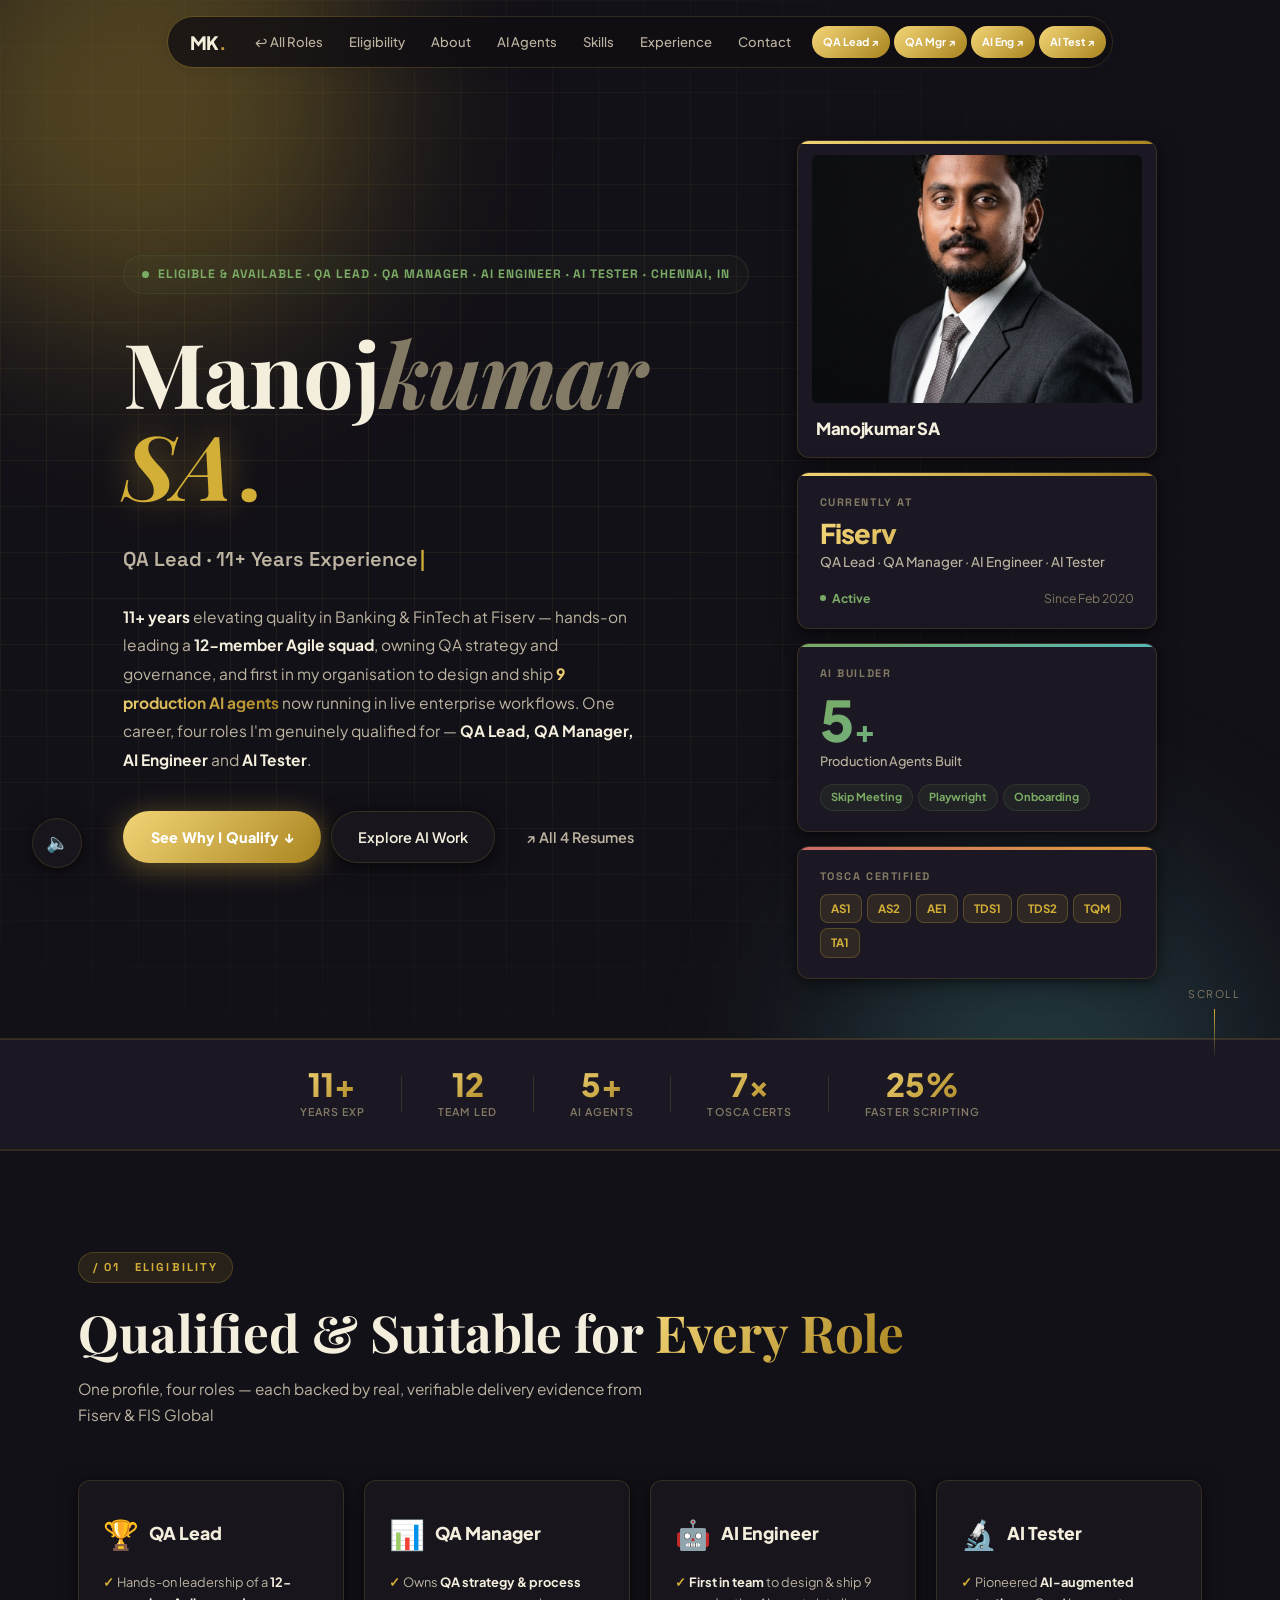
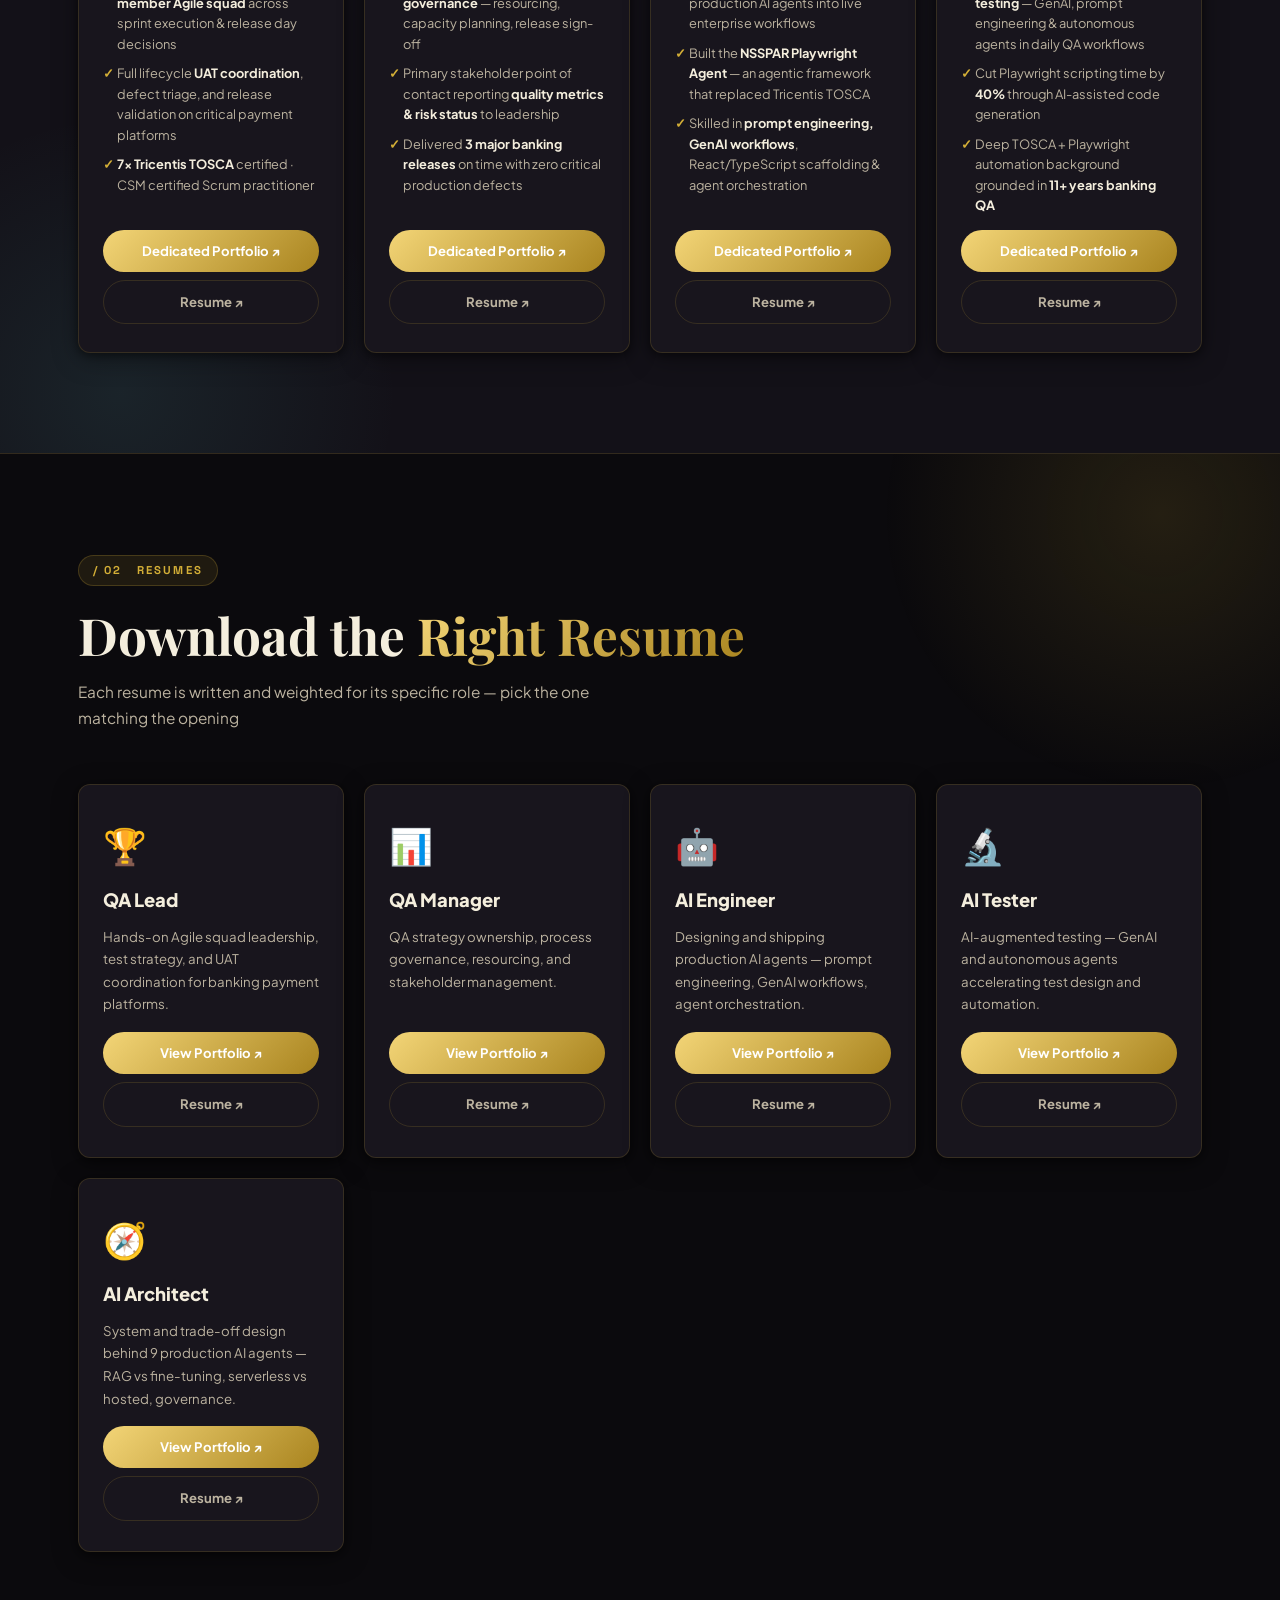
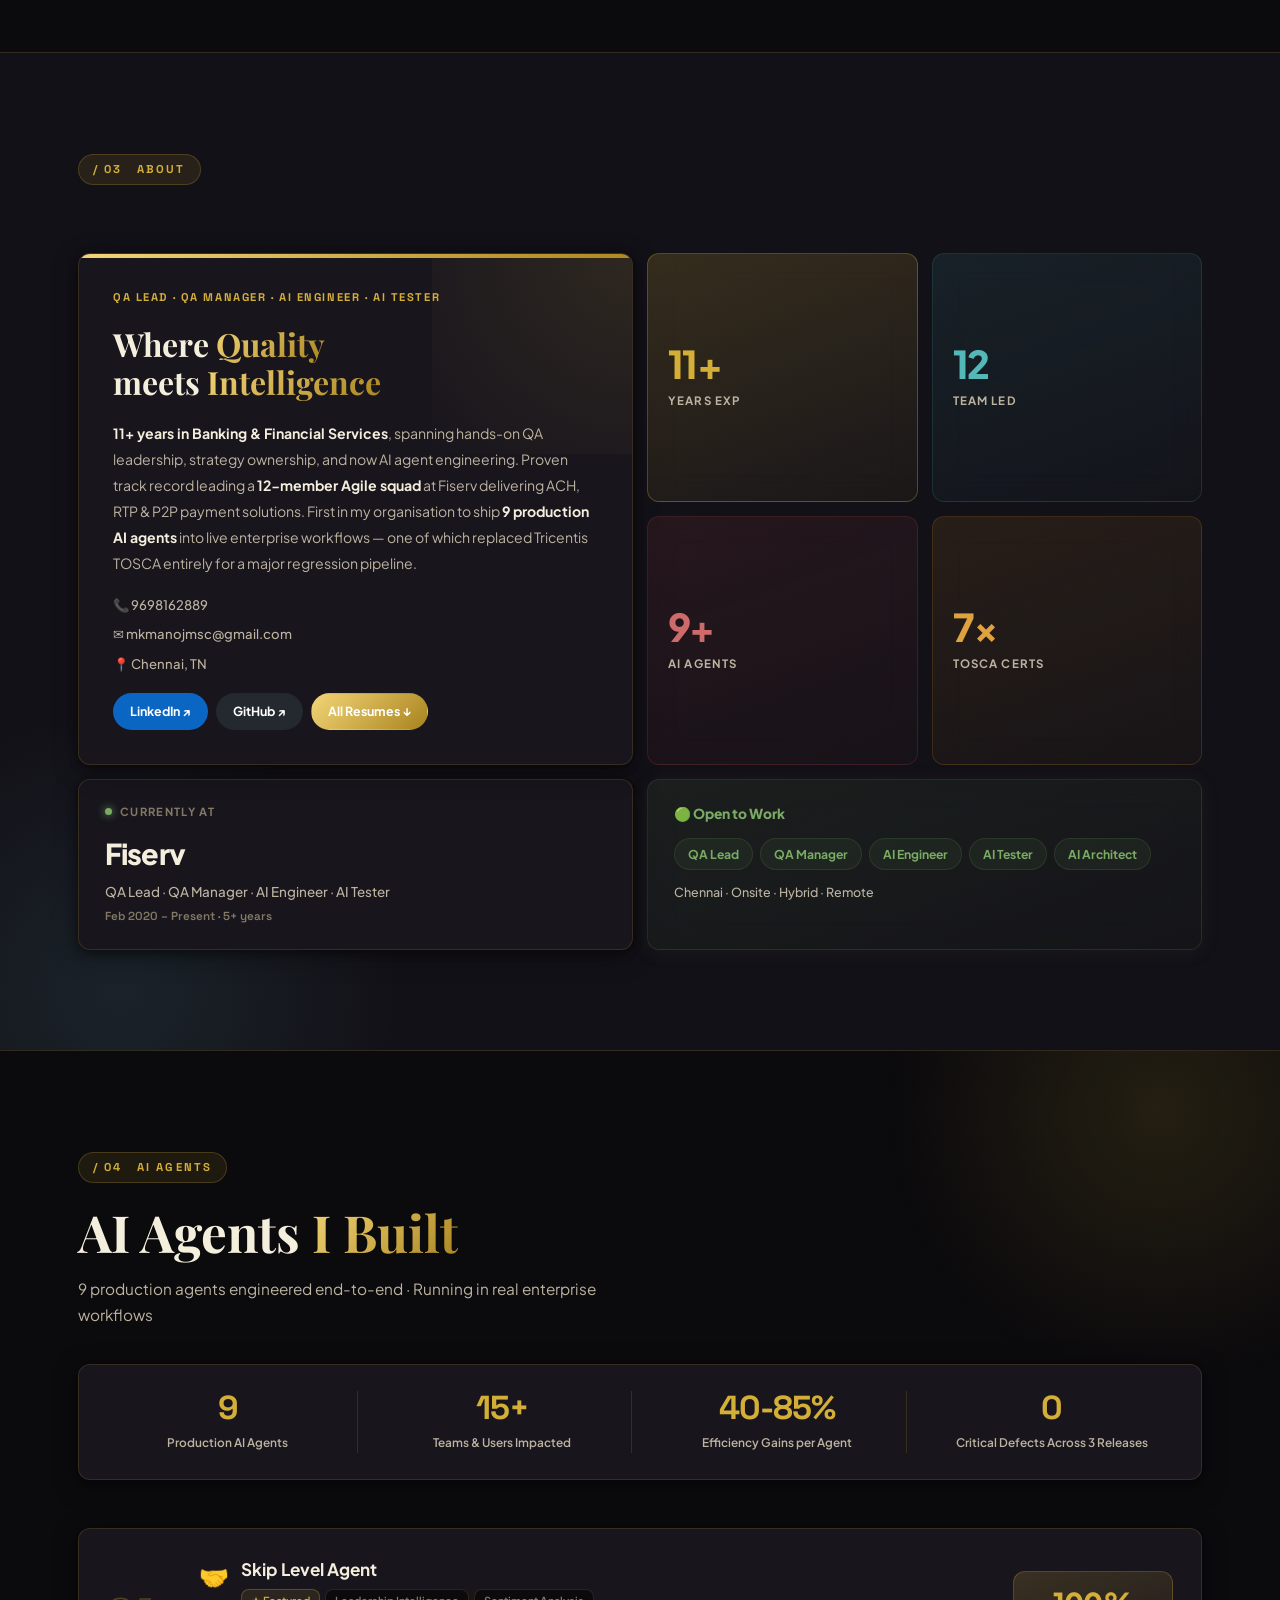
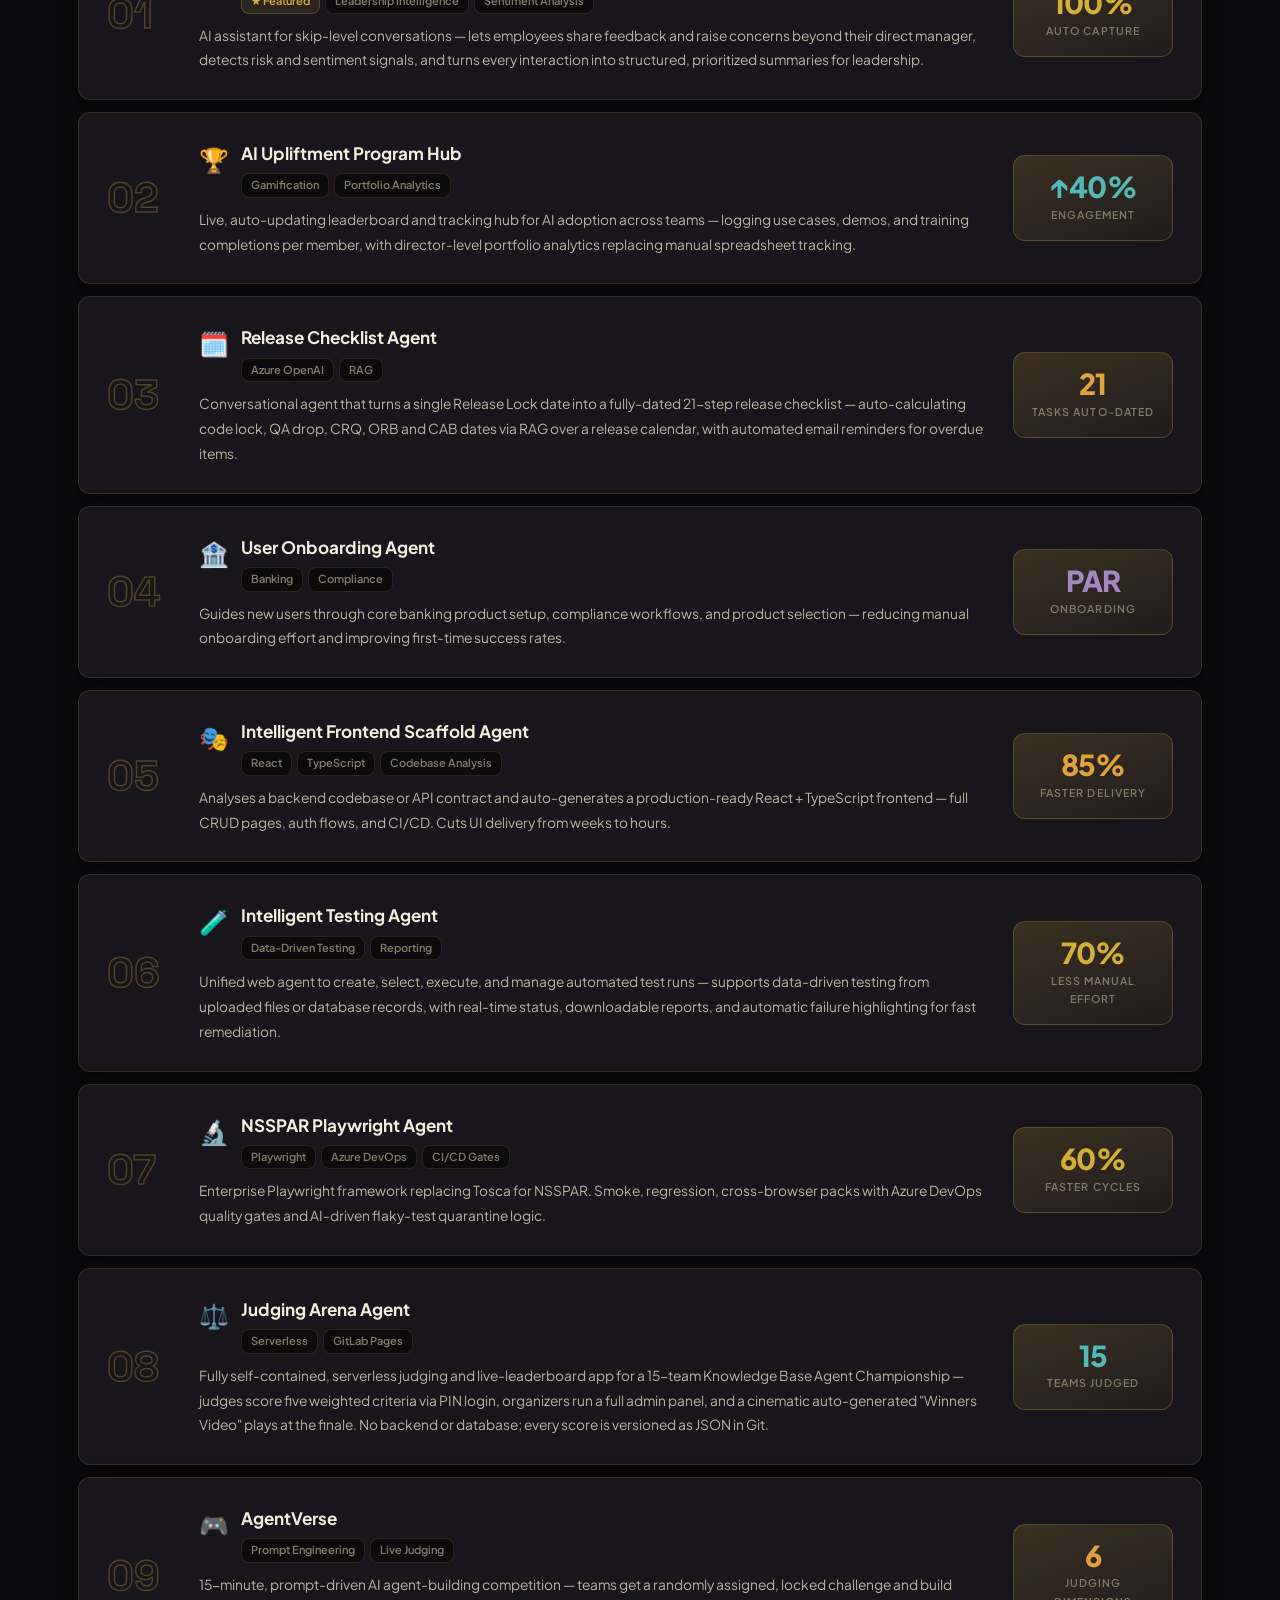
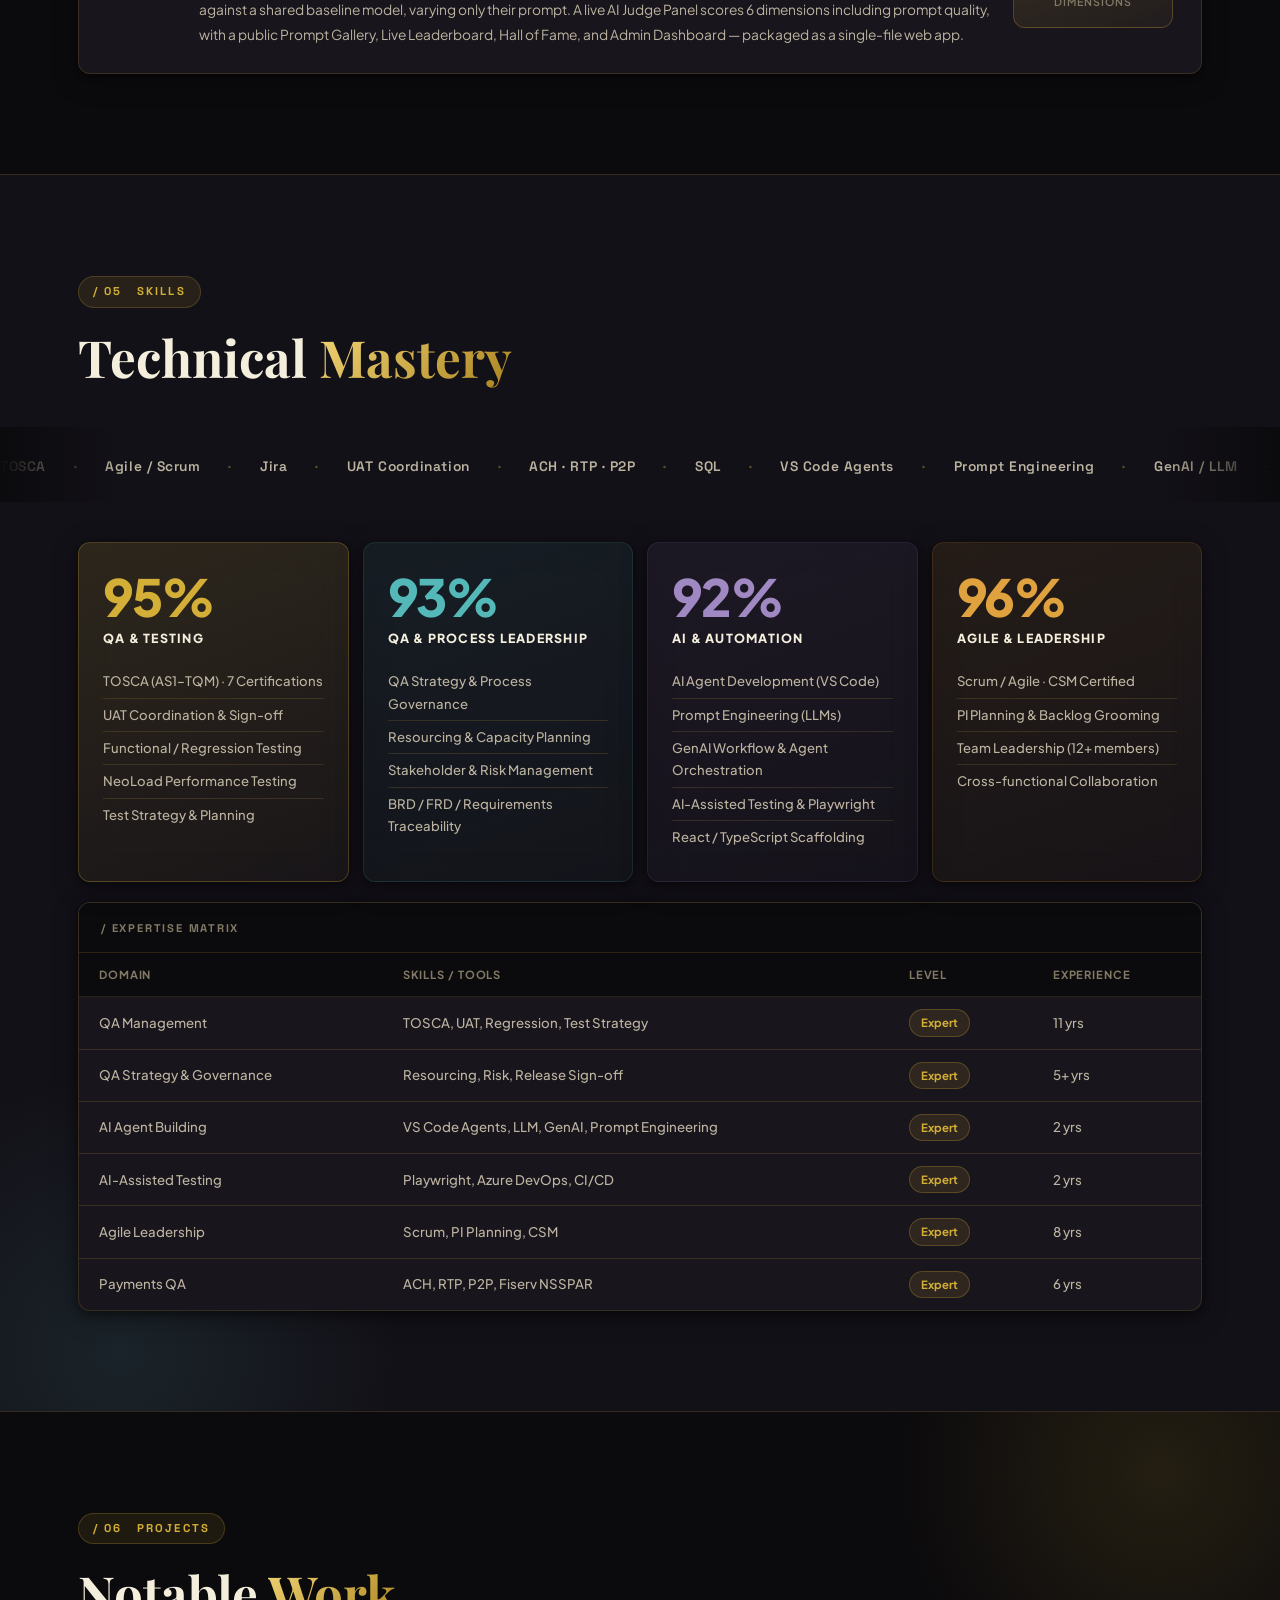
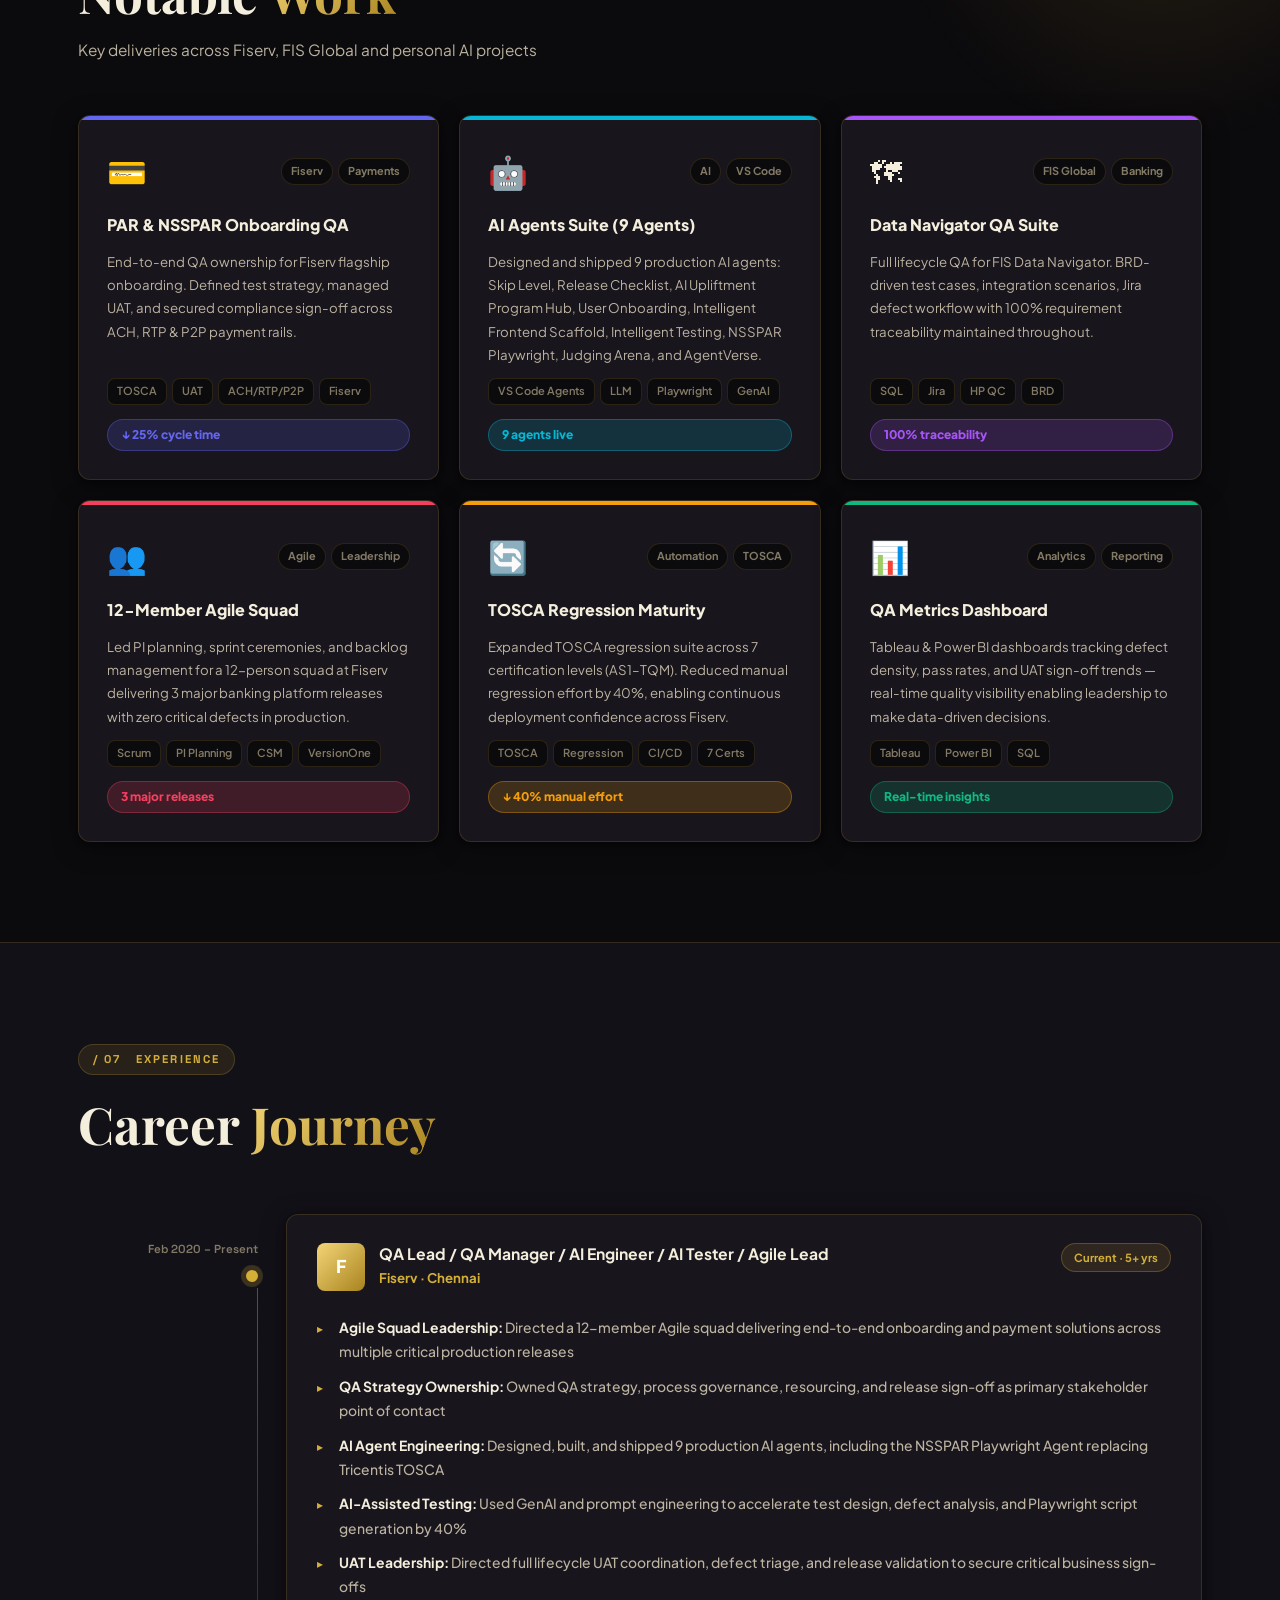
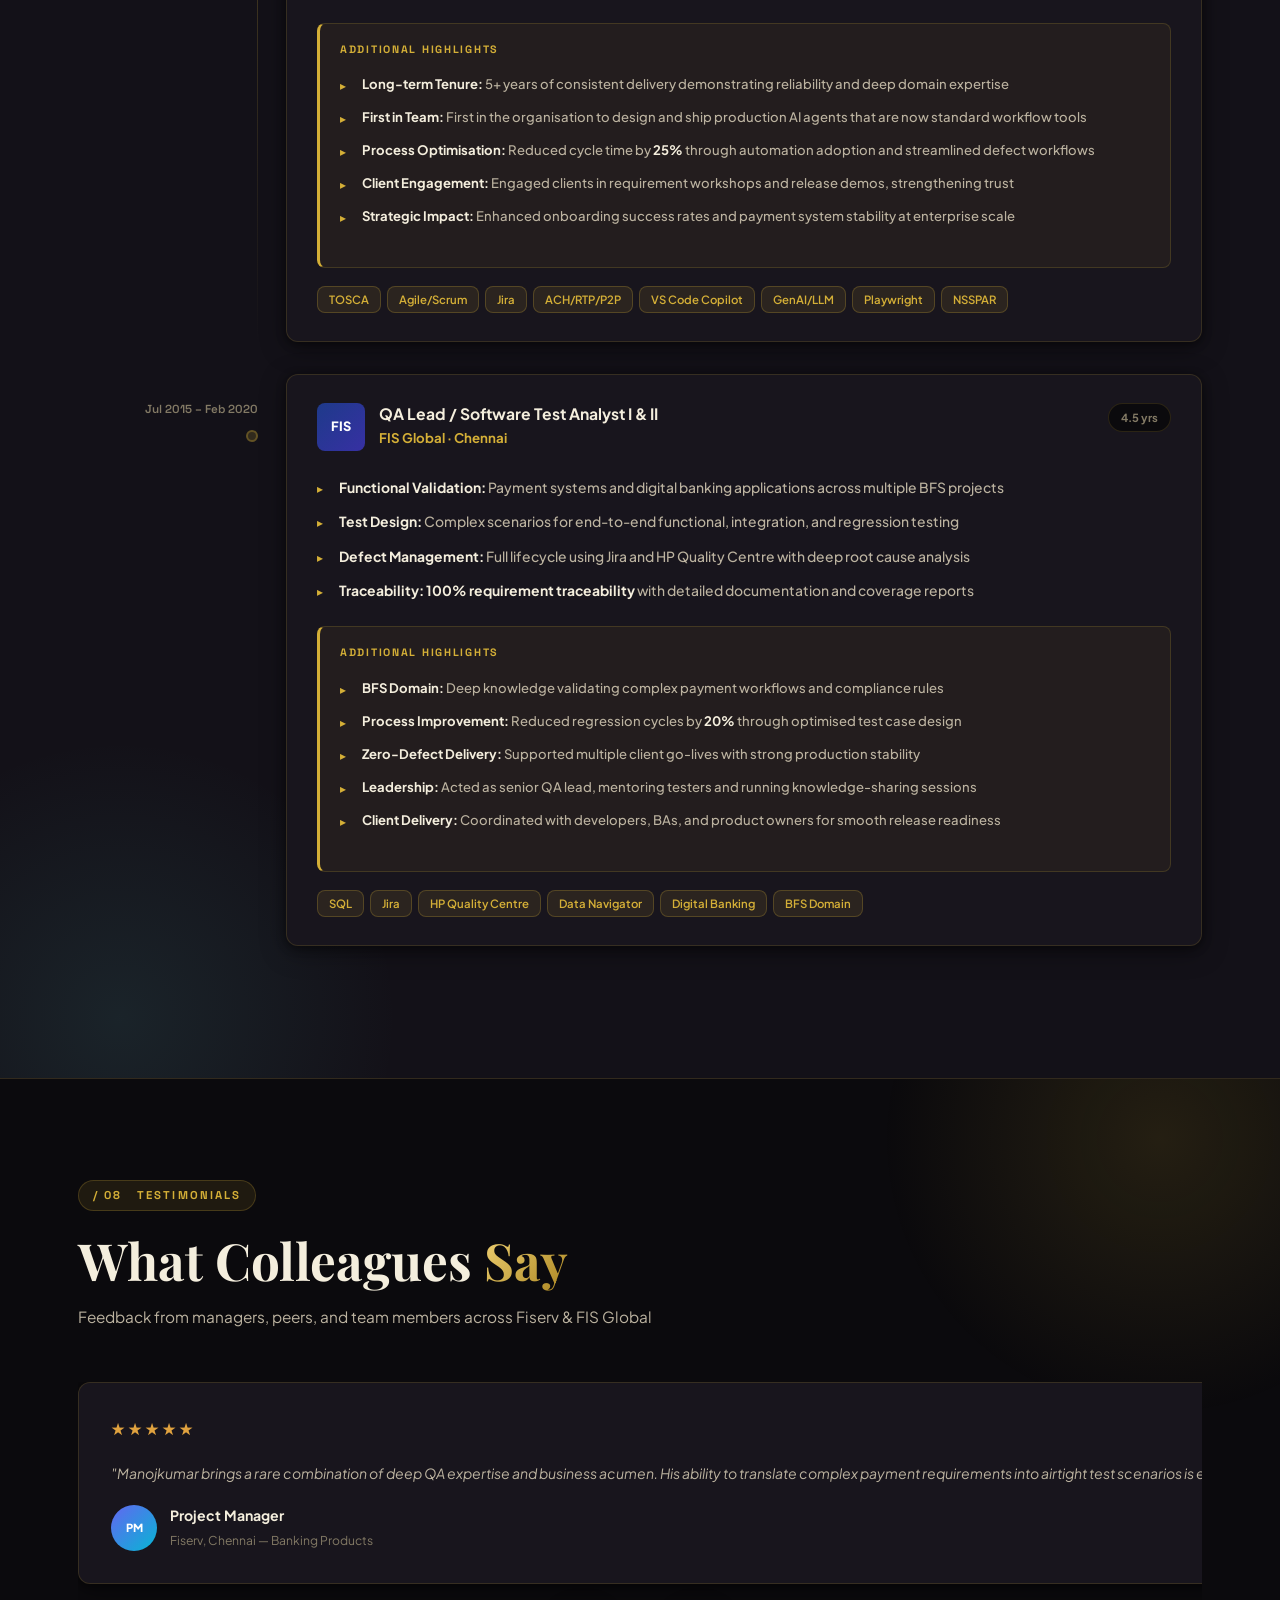
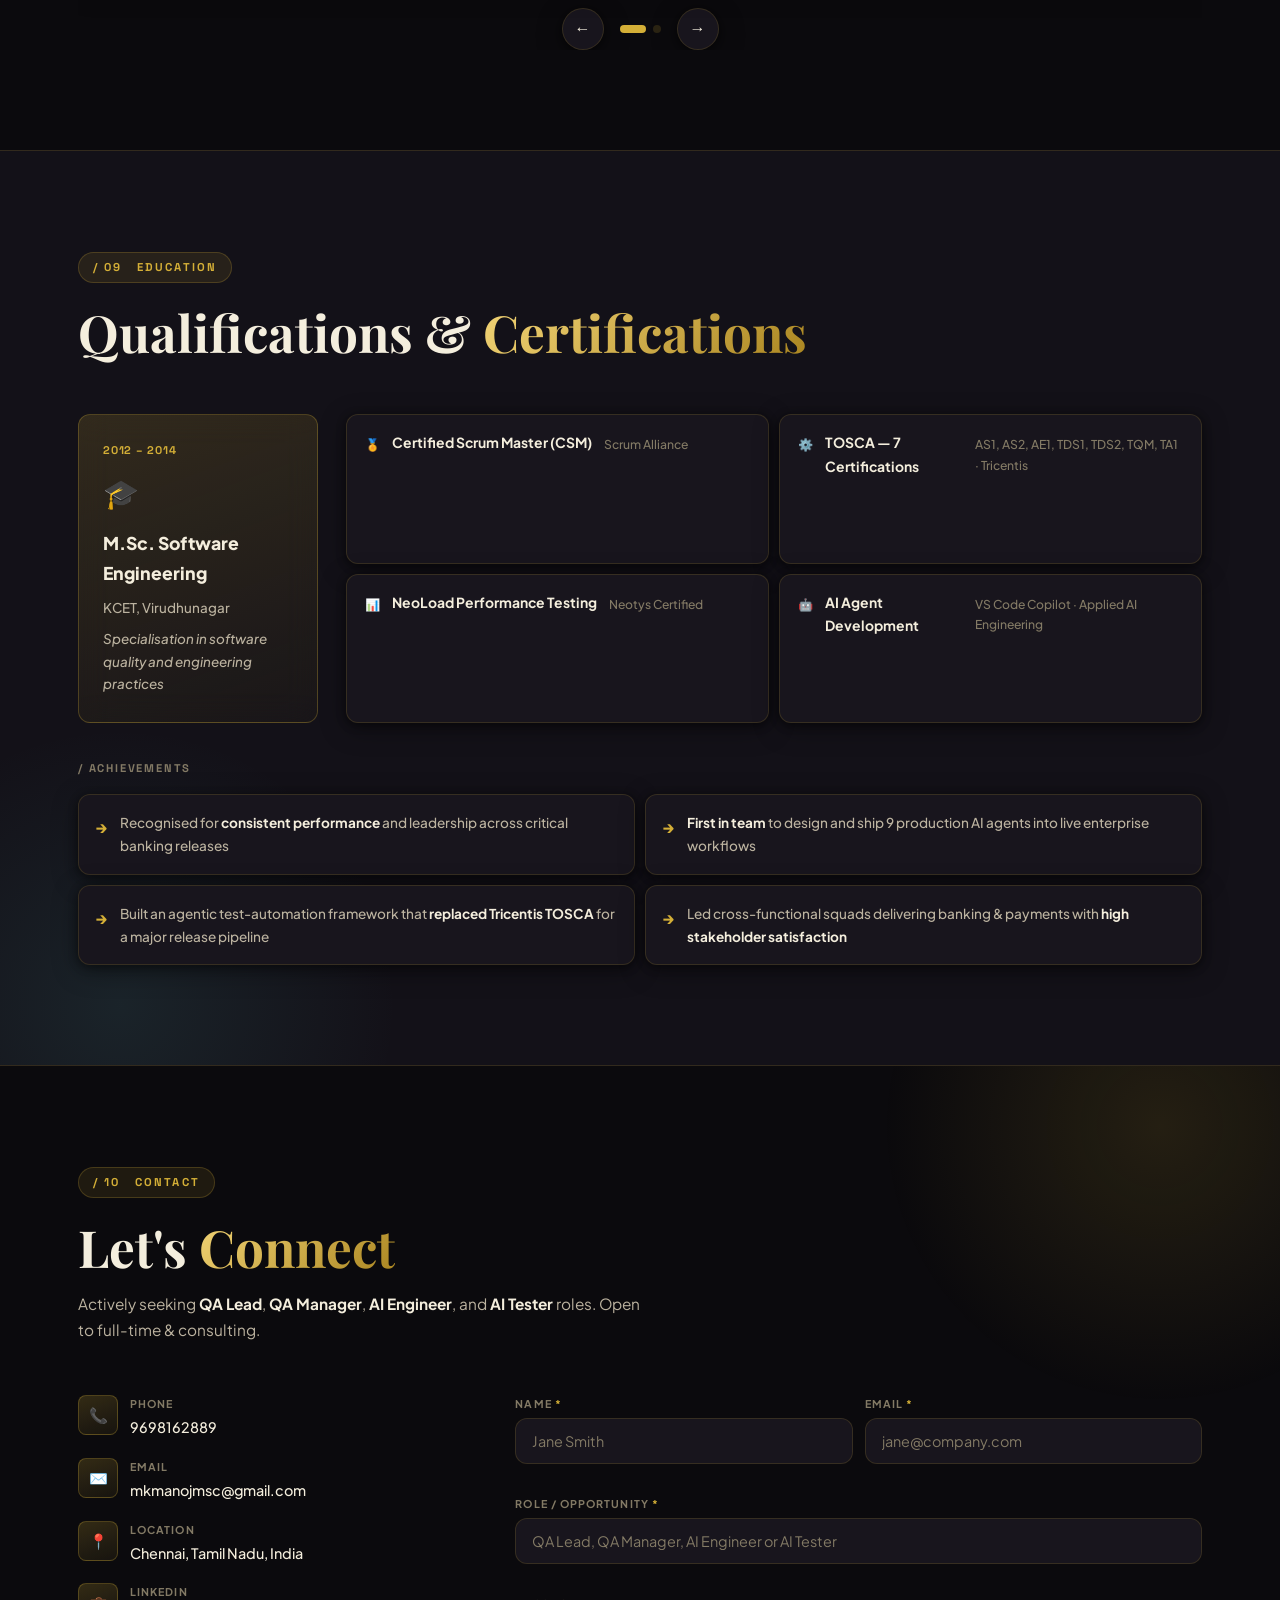
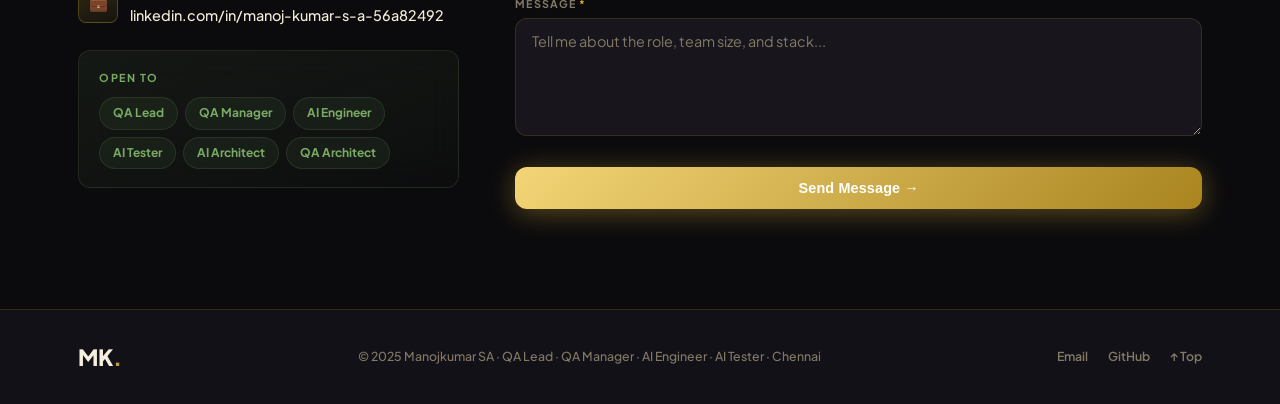
<file: index-all-roles.html>
<!DOCTYPE html>
<html lang="en">
<head>
  <meta charset="UTF-8"/>
<meta name="viewport" content="width=device-width, initial-scale=1.0">
  <title>Manojkumar SA — QA Lead · QA Manager · AI Engineer · AI Tester (Grand Portfolio)</title>
  <meta name="description" content="One profile, four roles — QA Lead, QA Manager, AI Engineer, and AI Tester — backed by 11+ years in Banking &amp; FinTech and 9 production AI agents shipped into live workflows."/>
  <link rel="icon" type="image/jpeg" href="profile.jpg"/>
  <link rel="canonical" href="https://manojkumar1792.github.io/Manojkumar-Portfolio/index-all-roles.html"/>
  <meta property="og:type" content="website"/>
  <meta property="og:title" content="Manojkumar SA — QA Lead · QA Manager · AI Engineer · AI Tester"/>
  <meta property="og:description" content="One profile, four roles — backed by 11+ years in Banking &amp; FinTech and 9 production AI agents shipped into live workflows."/>
  <meta property="og:image" content="https://manojkumar1792.github.io/Manojkumar-Portfolio/profile.jpg"/>
  <meta property="og:url" content="https://manojkumar1792.github.io/Manojkumar-Portfolio/index-all-roles.html"/>
  <meta name="twitter:card" content="summary_large_image"/>
  <meta name="twitter:title" content="Manojkumar SA — QA Lead · QA Manager · AI Engineer · AI Tester"/>
  <meta name="twitter:description" content="One profile, four roles, 9 production AI agents shipped into live workflows."/>
  <meta name="twitter:image" content="https://manojkumar1792.github.io/Manojkumar-Portfolio/profile.jpg"/>
  <link rel="preconnect" href="https://fonts.googleapis.com"/>
  <link rel="preconnect" href="https://fonts.gstatic.com" crossorigin/>
  <link href="https://fonts.googleapis.com/css2?family=Playfair+Display:ital,wght@0,500;0,600;0,700;0,800;0,900;1,600&family=Plus+Jakarta+Sans:ital,wght@0,300;0,400;0,500;0,600;0,700;0,800;1,400&family=Space+Grotesk:wght@400;500;600;700&display=swap" rel="stylesheet"/>
  <link rel="stylesheet" href="style.css?v=4"/>
</head>
<body>

<!-- Scroll progress & cursor -->
<div id="scrollBar" class="scroll-bar"></div>
<div id="cursorGlow" class="cursor-glow"></div>

<!-- NAV: centered pill -->
<nav id="nav">
  <div class="nav-pill">
    <a href="#hero" class="nav-logo">MK<span>.</span></a>
    <ul class="nav-links" id="navLinks">
      <li><a href="index.html">↩ All Roles</a></li>
      <li><a href="#eligibility">Eligibility</a></li>
      <li><a href="#about">About</a></li>
      <li><a href="#ai-agents">AI Agents</a></li>
      <li><a href="#skills">Skills</a></li>
      <li><a href="#experience">Experience</a></li>
      <li><a href="#contact">Contact</a></li>
    </ul>
    <div class="nav-resume-group quad">
      <a href="resume-qa-lead.html" target="_blank" class="nav-resume">QA Lead ↗</a>
      <a href="resume-qa-manager.html" target="_blank" class="nav-resume">QA Mgr ↗</a>
      <a href="resume-ai-engineer.html" target="_blank" class="nav-resume">AI Eng ↗</a>
      <a href="resume-ai-tester.html" target="_blank" class="nav-resume">AI Test ↗</a>
    </div>
    <button class="burger" id="burger" aria-label="Menu"><span></span><span></span><span></span></button>
  </div>
</nav>

<!-- HERO -->
<section class="hero" id="hero">
  <div class="hero-grid-bg"></div>
  <div class="hero-glow g1"></div>
  <div class="hero-glow g2"></div>

  <div class="hero-layout">
    <!-- LEFT -->
    <div class="hero-left">
      <div class="hero-avail">
        <span class="avail-dot"></span>
        Eligible &amp; Available · QA Lead · QA Manager · AI Engineer · AI Tester · Chennai, IN
      </div>

      <h1 class="hero-name">
        <span class="hn-top">Manoj<span class="hn-dim">kumar</span></span>
        <span class="hn-bot"><span class="hn-grad">SA</span><span class="hn-dot">.</span></span>
      </h1>

      <div class="hero-role-wrap">
        <span id="typedRole"></span><span class="role-cursor">|</span>
      </div>

      <p class="hero-desc">
        <strong>11+ years</strong> elevating quality in Banking &amp; FinTech at Fiserv —
        hands-on leading a <strong>12-member Agile squad</strong>, owning QA strategy and
        governance, and first in my organisation to design and ship
        <strong class="hero-ai-label">9 production AI agents</strong> now running in live enterprise workflows.
        One career, four roles I'm genuinely qualified for —
        <strong>QA Lead, QA Manager, AI Engineer</strong> and <strong>AI Tester</strong>.
      </p>

      <div class="hero-actions">
        <a href="#eligibility" class="btn-neon">See Why I Qualify ↓</a>
        <a href="#ai-agents" class="btn-outline">Explore AI Work</a>
        <a href="#resumes" class="btn-ghost">↗ All 4 Resumes</a>
      </div>
    </div>

    <!-- RIGHT: floating info cards -->
    <div class="hero-right">
      <div class="hf-card hero-photo-card">
        <img class="hero-photo" src="profile.jpg" alt="Manojkumar SA"/>
        <div class="hero-photo-name">Manojkumar SA</div>
      </div>
      <div class="hf-card hfc-top float-a">
        <div class="hfc-eyebrow">Currently at</div>
        <div class="hfc-co">Fiserv</div>
        <div class="hfc-role">QA Lead · QA Manager · AI Engineer · AI Tester</div>
        <div class="hfc-footer">
          <span class="hfc-live"><span></span>Active</span>
          <span>Since Feb 2020</span>
        </div>
      </div>

      <div class="hf-card hfc-mid float-b">
        <div class="hfc-eyebrow">AI Builder</div>
        <div class="hfc-big">5<span>+</span></div>
        <div class="hfc-sub">Production Agents Built</div>
        <div class="hfc-tags">
          <span>Skip Meeting</span><span>Playwright</span><span>Onboarding</span>
        </div>
      </div>

      <div class="hf-card hfc-bot float-c">
        <div class="hfc-eyebrow">TOSCA Certified</div>
        <div class="hfc-certs">
          <span>AS1</span><span>AS2</span><span>AE1</span><span>TDS1</span>
          <span>TDS2</span><span>TQM</span><span>TA1</span>
        </div>
      </div>
    </div>
  </div>

  <!-- KPI strip -->
  <div class="hero-kpis">
    <div class="hk"><span class="hk-n">11+</span><span class="hk-l">Years Exp</span></div>
    <div class="hk-sep"></div>
    <div class="hk"><span class="hk-n">12</span><span class="hk-l">Team Led</span></div>
    <div class="hk-sep"></div>
    <div class="hk"><span class="hk-n">9+</span><span class="hk-l">AI Agents</span></div>
    <div class="hk-sep"></div>
    <div class="hk"><span class="hk-n">7×</span><span class="hk-l">TOSCA Certs</span></div>
    <div class="hk-sep"></div>
    <div class="hk"><span class="hk-n">40%</span><span class="hk-l">Faster Scripting</span></div>
  </div>

  <a class="hero-scroll" href="#eligibility"><span>scroll</span><div class="hs-line"></div></a>
</section>

<!-- ELIGIBILITY MATRIX -->
<section class="section s-alt" id="eligibility">
  <div class="container">
    <div class="sec-label">/ 01 &nbsp; Eligibility</div>
    <h2 class="sec-h2">Qualified &amp; Suitable for <span class="text-grad">Every Role</span></h2>
    <p class="sec-sub">One profile, four roles — each backed by real, verifiable delivery evidence from Fiserv &amp; FIS Global</p>

    <div class="elig-grid">

      <div class="elig-card reveal">
        <div class="elig-top"><span class="elig-ico">🏆</span><h3>QA Lead</h3></div>
        <ul class="elig-list">
          <li>Hands-on leadership of a <strong>12-member Agile squad</strong> across sprint execution &amp; release day decisions</li>
          <li>Full lifecycle <strong>UAT coordination</strong>, defect triage, and release validation on critical payment platforms</li>
          <li><strong>7× Tricentis TOSCA</strong> certified · CSM certified Scrum practitioner</li>
        </ul>
        <div class="elig-cta">
          <a href="index-qa-lead.html" class="role-btn">Dedicated Portfolio ↗</a>
          <a href="resume-qa-lead.html" target="_blank" class="role-btn secondary">Resume ↗</a>
        </div>
      </div>

      <div class="elig-card reveal">
        <div class="elig-top"><span class="elig-ico">📊</span><h3>QA Manager</h3></div>
        <ul class="elig-list">
          <li>Owns <strong>QA strategy &amp; process governance</strong> — resourcing, capacity planning, release sign-off</li>
          <li>Primary stakeholder point of contact reporting <strong>quality metrics &amp; risk status</strong> to leadership</li>
          <li>Delivered <strong>3 major banking releases</strong> on time with zero critical production defects</li>
        </ul>
        <div class="elig-cta">
          <a href="index-qa-manager.html" class="role-btn">Dedicated Portfolio ↗</a>
          <a href="resume-qa-manager.html" target="_blank" class="role-btn secondary">Resume ↗</a>
        </div>
      </div>

      <div class="elig-card reveal">
        <div class="elig-top"><span class="elig-ico">🤖</span><h3>AI Engineer</h3></div>
        <ul class="elig-list">
          <li><strong>First in team</strong> to design &amp; ship 9 production AI agents into live enterprise workflows</li>
          <li>Built the <strong>NSSPAR Playwright Agent</strong> — an agentic framework that replaced Tricentis TOSCA</li>
          <li>Skilled in <strong>prompt engineering, GenAI workflows</strong>, React/TypeScript scaffolding &amp; agent orchestration</li>
        </ul>
        <div class="elig-cta">
          <a href="index-ai-engineer.html" class="role-btn">Dedicated Portfolio ↗</a>
          <a href="resume-ai-engineer.html" target="_blank" class="role-btn secondary">Resume ↗</a>
        </div>
      </div>

      <div class="elig-card reveal">
        <div class="elig-top"><span class="elig-ico">🔬</span><h3>AI Tester</h3></div>
        <ul class="elig-list">
          <li>Pioneered <strong>AI-augmented testing</strong> — GenAI, prompt engineering &amp; autonomous agents in daily QA workflows</li>
          <li>Cut Playwright scripting time by <strong>40%</strong> through AI-assisted code generation</li>
          <li>Deep TOSCA + Playwright automation background grounded in <strong>11+ years banking QA</strong></li>
        </ul>
        <div class="elig-cta">
          <a href="index-ai-tester.html" class="role-btn">Dedicated Portfolio ↗</a>
          <a href="resume-ai-tester.html" target="_blank" class="role-btn secondary">Resume ↗</a>
        </div>
      </div>

    </div>
  </div>
</section>

<!-- ALL RESUMES -->
<section class="section" id="resumes">
  <div class="container">
    <div class="sec-label">/ 02 &nbsp; Resumes</div>
    <h2 class="sec-h2">Download the <span class="text-grad">Right Resume</span></h2>
    <p class="sec-sub">Each resume is written and weighted for its specific role — pick the one matching the opening</p>
    <div class="role-grid">

      <div class="role-card reveal">
        <div class="role-ico">🏆</div>
        <h3>QA Lead</h3>
        <p>Hands-on Agile squad leadership, test strategy, and UAT coordination for banking payment platforms.</p>
        <div class="role-actions">
          <a href="index-qa-lead.html" class="role-btn">View Portfolio ↗</a>
          <a href="resume-qa-lead.html" target="_blank" class="role-btn secondary">Resume ↗</a>
        </div>
      </div>

      <div class="role-card reveal">
        <div class="role-ico">📊</div>
        <h3>QA Manager</h3>
        <p>QA strategy ownership, process governance, resourcing, and stakeholder management.</p>
        <div class="role-actions">
          <a href="index-qa-manager.html" class="role-btn">View Portfolio ↗</a>
          <a href="resume-qa-manager.html" target="_blank" class="role-btn secondary">Resume ↗</a>
        </div>
      </div>

      <div class="role-card reveal">
        <div class="role-ico">🤖</div>
        <h3>AI Engineer</h3>
        <p>Designing and shipping production AI agents — prompt engineering, GenAI workflows, agent orchestration.</p>
        <div class="role-actions">
          <a href="index-ai-engineer.html" class="role-btn">View Portfolio ↗</a>
          <a href="resume-ai-engineer.html" target="_blank" class="role-btn secondary">Resume ↗</a>
        </div>
      </div>

      <div class="role-card reveal">
        <div class="role-ico">🔬</div>
        <h3>AI Tester</h3>
        <p>AI-augmented testing — GenAI and autonomous agents accelerating test design and automation.</p>
        <div class="role-actions">
          <a href="index-ai-tester.html" class="role-btn">View Portfolio ↗</a>
          <a href="resume-ai-tester.html" target="_blank" class="role-btn secondary">Resume ↗</a>
        </div>
      </div>

      <div class="role-card reveal">
        <div class="role-ico">🧭</div>
        <h3>AI Architect</h3>
        <p>System and trade-off design behind 9 production AI agents — RAG vs fine-tuning, serverless vs hosted, governance.</p>
        <div class="role-actions">
          <a href="index-ai-architect.html" class="role-btn">View Portfolio ↗</a>
          <a href="resume-ai-architect.html" target="_blank" class="role-btn secondary">Resume ↗</a>
        </div>
      </div>

    </div>
  </div>
</section>

<!-- ABOUT BENTO -->
<section class="section s-alt" id="about">
  <div class="container">
    <div class="sec-label">/ 03 &nbsp; About</div>

    <div class="bento">
      <!-- Bio card — 2×2 -->
      <div class="bento-bio reveal">
        <div class="bb-tag">QA Lead · QA Manager · AI Engineer · AI Tester</div>
        <h2 class="bb-h">Where <em>Quality</em><br/>meets <em>Intelligence</em></h2>
        <p class="bb-body"><strong>11+ years in Banking &amp; Financial Services</strong>, spanning hands-on
        QA leadership, strategy ownership, and now AI agent engineering. Proven track record leading a
        <strong>12-member Agile squad</strong> at Fiserv delivering ACH, RTP &amp; P2P payment solutions.
        First in my organisation to ship <strong>9 production AI agents</strong> into live enterprise workflows —
        one of which replaced Tricentis TOSCA entirely for a major regression pipeline.</p>
        <div class="bb-contacts">
          <a href="tel:9698162889" class="bbc">📞 9698162889</a>
          <a href="mailto:mkmanojmsc@gmail.com" class="bbc">✉ mkmanojmsc@gmail.com</a>
          <span class="bbc">📍 Chennai, TN</span>
        </div>
        <div class="bb-soc">
          <a href="https://www.linkedin.com/in/manoj-kumar-s-a-56a82492/" target="_blank" rel="noopener" class="bbsoc linkedin">LinkedIn ↗</a>
          <a href="https://github.com/Manojkumar1792" target="_blank" rel="noopener" class="bbsoc github">GitHub ↗</a>
          <a href="#resumes" class="bbsoc resume">All Resumes ↓</a>
        </div>
      </div>

      <!-- Stat cards -->
      <div class="bento-stat s1 reveal"><span class="bs-n neon">11+</span><span class="bs-l">Years Exp</span></div>
      <div class="bento-stat s2 reveal"><span class="bs-n blue">12</span><span class="bs-l">Team Led</span></div>
      <div class="bento-stat s3 reveal"><span class="bs-n purple">9+</span><span class="bs-l">AI Agents</span></div>
      <div class="bento-stat s4 reveal"><span class="bs-n amber">7×</span><span class="bs-l">TOSCA Certs</span></div>

      <!-- Currently at -->
      <div class="bento-curr reveal">
        <div class="bc-ind"><span class="bc-live"></span>Currently at</div>
        <div class="bc-name">Fiserv</div>
        <div class="bc-role">QA Lead · QA Manager · AI Engineer · AI Tester</div>
        <div class="bc-since">Feb 2020 – Present · 5+ years</div>
      </div>

      <!-- Open to work -->
      <div class="bento-open reveal">
        <div class="bo-badge">🟢 Open to Work</div>
        <div class="bo-roles">
          <span>QA Lead</span><span>QA Manager</span><span>AI Engineer</span><span>AI Tester</span><span>AI Architect</span>
        </div>
        <div class="bo-loc">Chennai · Onsite · Hybrid · Remote</div>
      </div>
    </div>
  </div>
</section>

<!-- AI AGENTS -->
<section class="section" id="ai-agents">
  <div class="container">
    <div class="sec-label">/ 04 &nbsp; AI Agents</div>
    <h2 class="sec-h2">AI Agents <span class="text-grad">I Built</span></h2>
    <p class="sec-sub">9 production agents engineered end-to-end · Running in real enterprise workflows</p>

    <div class="impact-strip reveal">
      <div class="impact-item">
        <span class="impact-n">9</span>
        <span class="impact-l">Production AI Agents</span>
      </div>
      <div class="impact-item">
        <span class="impact-n">15+</span>
        <span class="impact-l">Teams &amp; Users Impacted</span>
      </div>
      <div class="impact-item">
        <span class="impact-n">40-85%</span>
        <span class="impact-l">Efficiency Gains per Agent</span>
      </div>
      <div class="impact-item">
        <span class="impact-n">0</span>
        <span class="impact-l">Critical Defects Across 3 Releases</span>
      </div>
    </div>

    <div class="agents-list">

      <div class="agent-card reveal">
        <div class="ac-num">01</div>
        <div class="ac-body">
          <div class="ac-head">
            <span class="ac-ico">🤝</span>
            <div>
              <h3>Skip Level Agent</h3>
              <div class="ac-tags"><span class="act star">★ Featured</span><span class="act">Leadership Intelligence</span><span class="act">Sentiment Analysis</span></div>
            </div>
          </div>
          <p>AI assistant for skip-level conversations — lets employees share feedback and raise concerns beyond their direct manager, detects risk and sentiment signals, and turns every interaction into structured, prioritized summaries for leadership.</p>
        </div>
        <div class="ac-metric">
          <div class="am-val">100%</div>
          <div class="am-label">Auto Capture</div>
        </div>
      </div>

      <div class="agent-card reveal">
        <div class="ac-num">02</div>
        <div class="ac-body">
          <div class="ac-head">
            <span class="ac-ico">🏆</span>
            <div>
              <h3>AI Upliftment Program Hub</h3>
              <div class="ac-tags"><span class="act">Gamification</span><span class="act">Portfolio Analytics</span></div>
            </div>
          </div>
          <p>Live, auto-updating leaderboard and tracking hub for AI adoption across teams — logging use cases, demos, and training completions per member, with director-level portfolio analytics replacing manual spreadsheet tracking.</p>
        </div>
        <div class="ac-metric">
          <div class="am-val blue">↑40%</div>
          <div class="am-label">Engagement</div>
        </div>
      </div>

      <div class="agent-card reveal">
        <div class="ac-num">03</div>
        <div class="ac-body">
          <div class="ac-head">
            <span class="ac-ico">🗓️</span>
            <div>
              <h3>Release Checklist Agent</h3>
              <div class="ac-tags"><span class="act">Azure OpenAI</span><span class="act">RAG</span></div>
            </div>
          </div>
          <p>Conversational agent that turns a single Release Lock date into a fully-dated 21-step release checklist — auto-calculating code lock, QA drop, CRQ, ORB and CAB dates via RAG over a release calendar, with automated email reminders for overdue items.</p>
        </div>
        <div class="ac-metric">
          <div class="am-val amber">21</div>
          <div class="am-label">Tasks Auto-Dated</div>
        </div>
      </div>

      <div class="agent-card reveal">
        <div class="ac-num">04</div>
        <div class="ac-body">
          <div class="ac-head">
            <span class="ac-ico">🏦</span>
            <div>
              <h3>User Onboarding Agent</h3>
              <div class="ac-tags"><span class="act">Banking</span><span class="act">Compliance</span></div>
            </div>
          </div>
          <p>Guides new users through core banking product setup, compliance workflows, and product selection — reducing manual onboarding effort and improving first-time success rates.</p>
        </div>
        <div class="ac-metric">
          <div class="am-val purple">PAR</div>
          <div class="am-label">Onboarding</div>
        </div>
      </div>

      <div class="agent-card reveal">
        <div class="ac-num">05</div>
        <div class="ac-body">
          <div class="ac-head">
            <span class="ac-ico">🎭</span>
            <div>
              <h3>Intelligent Frontend Scaffold Agent</h3>
              <div class="ac-tags"><span class="act">React</span><span class="act">TypeScript</span><span class="act">Codebase Analysis</span></div>
            </div>
          </div>
          <p>Analyses a backend codebase or API contract and auto-generates a production-ready React + TypeScript frontend — full CRUD pages, auth flows, and CI/CD. Cuts UI delivery from weeks to hours.</p>
        </div>
        <div class="ac-metric">
          <div class="am-val amber">85%</div>
          <div class="am-label">Faster Delivery</div>
        </div>
      </div>

      <div class="agent-card reveal">
        <div class="ac-num">06</div>
        <div class="ac-body">
          <div class="ac-head">
            <span class="ac-ico">🧪</span>
            <div>
              <h3>Intelligent Testing Agent</h3>
              <div class="ac-tags"><span class="act">Data-Driven Testing</span><span class="act">Reporting</span></div>
            </div>
          </div>
          <p>Unified web agent to create, select, execute, and manage automated test runs — supports data-driven testing from uploaded files or database records, with real-time status, downloadable reports, and automatic failure highlighting for fast remediation.</p>
        </div>
        <div class="ac-metric">
          <div class="am-val">70%</div>
          <div class="am-label">Less Manual Effort</div>
        </div>
      </div>

      <div class="agent-card reveal">
        <div class="ac-num">07</div>
        <div class="ac-body">
          <div class="ac-head">
            <span class="ac-ico">🔬</span>
            <div>
              <h3>NSSPAR Playwright Agent</h3>
              <div class="ac-tags"><span class="act">Playwright</span><span class="act">Azure DevOps</span><span class="act">CI/CD Gates</span></div>
            </div>
          </div>
          <p>Enterprise Playwright framework replacing Tosca for NSSPAR. Smoke, regression, cross-browser packs with Azure DevOps quality gates and AI-driven flaky-test quarantine logic.</p>
        </div>
        <div class="ac-metric">
          <div class="am-val">60%</div>
          <div class="am-label">Faster Cycles</div>
        </div>
      </div>

      <div class="agent-card reveal">
        <div class="ac-num">08</div>
        <div class="ac-body">
          <div class="ac-head">
            <span class="ac-ico">⚖️</span>
            <div>
              <h3>Judging Arena Agent</h3>
              <div class="ac-tags"><span class="act">Serverless</span><span class="act">GitLab Pages</span></div>
            </div>
          </div>
          <p>Fully self-contained, serverless judging and live-leaderboard app for a 15-team Knowledge Base Agent Championship — judges score five weighted criteria via PIN login, organizers run a full admin panel, and a cinematic auto-generated "Winners Video" plays at the finale. No backend or database; every score is versioned as JSON in Git.</p>
        </div>
        <div class="ac-metric">
          <div class="am-val blue">15</div>
          <div class="am-label">Teams Judged</div>
        </div>
      </div>

      <div class="agent-card reveal">
        <div class="ac-num">09</div>
        <div class="ac-body">
          <div class="ac-head">
            <span class="ac-ico">🎮</span>
            <div>
              <h3>AgentVerse</h3>
              <div class="ac-tags"><span class="act">Prompt Engineering</span><span class="act">Live Judging</span></div>
            </div>
          </div>
          <p>15-minute, prompt-driven AI agent-building competition — teams get a randomly assigned, locked challenge and build against a shared baseline model, varying only their prompt. A live AI Judge Panel scores 6 dimensions including prompt quality, with a public Prompt Gallery, Live Leaderboard, Hall of Fame, and Admin Dashboard — packaged as a single-file web app.</p>
        </div>
        <div class="ac-metric">
          <div class="am-val amber">6</div>
          <div class="am-label">Judging Dimensions</div>
        </div>
      </div>

    </div>
  </div>
</section>

<!-- SKILLS -->
<section class="section s-alt" id="skills">
  <div class="container">
    <div class="sec-label">/ 05 &nbsp; Skills</div>
    <h2 class="sec-h2">Technical <span class="text-grad">Mastery</span></h2>
  </div>

  <!-- Marquee ticker -->
  <div class="ticker-wrap">
    <div class="ticker-track">
      <div class="ticker-inner">
        <span>TOSCA</span><span class="td">·</span><span>Agile / Scrum</span><span class="td">·</span>
        <span>Jira</span><span class="td">·</span><span>UAT Coordination</span><span class="td">·</span>
        <span>ACH · RTP · P2P</span><span class="td">·</span><span>SQL</span><span class="td">·</span>
        <span>VS Code Agents</span><span class="td">·</span><span>Prompt Engineering</span><span class="td">·</span>
        <span>GenAI / LLM</span><span class="td">·</span><span>Playwright</span><span class="td">·</span>
        <span>React / TypeScript</span><span class="td">·</span><span>Azure DevOps</span><span class="td">·</span>
        <span>TOSCA</span><span class="td">·</span><span>Agile / Scrum</span><span class="td">·</span>
        <span>Jira</span><span class="td">·</span><span>UAT Coordination</span><span class="td">·</span>
        <span>ACH · RTP · P2P</span><span class="td">·</span><span>SQL</span><span class="td">·</span>
        <span>VS Code Agents</span><span class="td">·</span><span>Prompt Engineering</span><span class="td">·</span>
        <span>GenAI / LLM</span><span class="td">·</span><span>Playwright</span><span class="td">·</span>
        <span>React / TypeScript</span><span class="td">·</span><span>Azure DevOps</span><span class="td">·</span>
      </div>
    </div>
  </div>

  <div class="container">
    <div class="skills-bento">
      <div class="sk-bcard reveal">
        <div class="skb-pct neon">95%</div>
        <div class="skb-cat">QA &amp; Testing</div>
        <ul class="skb-list">
          <li>TOSCA (AS1–TQM) · 7 Certifications</li>
          <li>UAT Coordination &amp; Sign-off</li>
          <li>Functional / Regression Testing</li>
          <li>NeoLoad Performance Testing</li>
          <li>Test Strategy &amp; Planning</li>
        </ul>
      </div>
      <div class="sk-bcard reveal">
        <div class="skb-pct blue">93%</div>
        <div class="skb-cat">QA &amp; Process Leadership</div>
        <ul class="skb-list">
          <li>QA Strategy &amp; Process Governance</li>
          <li>Resourcing &amp; Capacity Planning</li>
          <li>Stakeholder &amp; Risk Management</li>
          <li>BRD / FRD / Requirements Traceability</li>
        </ul>
      </div>
      <div class="sk-bcard reveal">
        <div class="skb-pct purple">92%</div>
        <div class="skb-cat">AI &amp; Automation</div>
        <ul class="skb-list">
          <li>AI Agent Development (VS Code)</li>
          <li>Prompt Engineering (LLMs)</li>
          <li>GenAI Workflow &amp; Agent Orchestration</li>
          <li>AI-Assisted Testing &amp; Playwright</li>
          <li>React / TypeScript Scaffolding</li>
        </ul>
      </div>
      <div class="sk-bcard reveal">
        <div class="skb-pct amber">96%</div>
        <div class="skb-cat">Agile &amp; Leadership</div>
        <ul class="skb-list">
          <li>Scrum / Agile · CSM Certified</li>
          <li>PI Planning &amp; Backlog Grooming</li>
          <li>Team Leadership (12+ members)</li>
          <li>Cross-functional Collaboration</li>
        </ul>
      </div>
    </div>

    <div class="matrix-card reveal">
      <div class="mx-label">/ Expertise Matrix</div>
      <table class="mx-table">
        <thead><tr><th>Domain</th><th>Skills / Tools</th><th>Level</th><th>Experience</th></tr></thead>
        <tbody>
          <tr><td>QA Management</td><td>TOSCA, UAT, Regression, Test Strategy</td><td><span class="lv ex">Expert</span></td><td>11 yrs</td></tr>
          <tr><td>QA Strategy &amp; Governance</td><td>Resourcing, Risk, Release Sign-off</td><td><span class="lv ex">Expert</span></td><td>5+ yrs</td></tr>
          <tr><td>AI Agent Building</td><td>VS Code Agents, LLM, GenAI, Prompt Engineering</td><td><span class="lv ex">Expert</span></td><td>2 yrs</td></tr>
          <tr><td>AI-Assisted Testing</td><td>Playwright, Azure DevOps, CI/CD</td><td><span class="lv ex">Expert</span></td><td>2 yrs</td></tr>
          <tr><td>Agile Leadership</td><td>Scrum, PI Planning, CSM</td><td><span class="lv ex">Expert</span></td><td>8 yrs</td></tr>
          <tr><td>Payments QA</td><td>ACH, RTP, P2P, Fiserv NSSPAR</td><td><span class="lv ex">Expert</span></td><td>6 yrs</td></tr>
        </tbody>
      </table>
    </div>
  </div>
</section>

<!-- PROJECTS -->
<section class="section" id="projects">
  <div class="container">
    <div class="sec-label">/ 06 &nbsp; Projects</div>
    <h2 class="sec-h2">Notable <span class="text-grad">Work</span></h2>
    <p class="sec-sub">Key deliveries across Fiserv, FIS Global and personal AI projects</p>
    <div class="proj-grid">

      <div class="proj-card reveal" style="--ac:#6366f1">
        <div class="pc-stripe"></div>
        <div class="pc-head"><span class="pc-ico">💳</span><div class="pc-tags"><span>Fiserv</span><span>Payments</span></div></div>
        <h3>PAR &amp; NSSPAR Onboarding QA</h3>
        <p>End-to-end QA ownership for Fiserv flagship onboarding. Defined test strategy, managed UAT, and secured compliance sign-off across ACH, RTP &amp; P2P payment rails.</p>
        <div class="pc-chips"><span>TOSCA</span><span>UAT</span><span>ACH/RTP/P2P</span><span>Fiserv</span></div>
        <div class="pc-impact" style="--ic:#6366f1">↓ 25% cycle time</div>
      </div>

      <div class="proj-card reveal" style="--ac:#06b6d4">
        <div class="pc-stripe"></div>
        <div class="pc-head"><span class="pc-ico">🤖</span><div class="pc-tags"><span>AI</span><span>VS Code</span></div></div>
        <h3>AI Agents Suite (9 Agents)</h3>
        <p>Designed and shipped 9 production AI agents: Skip Level, Release Checklist, AI Upliftment Program Hub, User Onboarding, Intelligent Frontend Scaffold, Intelligent Testing, NSSPAR Playwright, Judging Arena, and AgentVerse.</p>
        <div class="pc-chips"><span>VS Code Agents</span><span>LLM</span><span>Playwright</span><span>GenAI</span></div>
        <div class="pc-impact" style="--ic:#06b6d4">9 agents live</div>
      </div>

      <div class="proj-card reveal" style="--ac:#a855f7">
        <div class="pc-stripe"></div>
        <div class="pc-head"><span class="pc-ico">🗺</span><div class="pc-tags"><span>FIS Global</span><span>Banking</span></div></div>
        <h3>Data Navigator QA Suite</h3>
        <p>Full lifecycle QA for FIS Data Navigator. BRD-driven test cases, integration scenarios, Jira defect workflow with 100% requirement traceability maintained throughout.</p>
        <div class="pc-chips"><span>SQL</span><span>Jira</span><span>HP QC</span><span>BRD</span></div>
        <div class="pc-impact" style="--ic:#a855f7">100% traceability</div>
      </div>

      <div class="proj-card reveal" style="--ac:#f43f5e">
        <div class="pc-stripe"></div>
        <div class="pc-head"><span class="pc-ico">👥</span><div class="pc-tags"><span>Agile</span><span>Leadership</span></div></div>
        <h3>12-Member Agile Squad</h3>
        <p>Led PI planning, sprint ceremonies, and backlog management for a 12-person squad at Fiserv delivering 3 major banking platform releases with zero critical defects in production.</p>
        <div class="pc-chips"><span>Scrum</span><span>PI Planning</span><span>CSM</span><span>VersionOne</span></div>
        <div class="pc-impact" style="--ic:#f43f5e">3 major releases</div>
      </div>

      <div class="proj-card reveal" style="--ac:#f59e0b">
        <div class="pc-stripe"></div>
        <div class="pc-head"><span class="pc-ico">🔄</span><div class="pc-tags"><span>Automation</span><span>TOSCA</span></div></div>
        <h3>TOSCA Regression Maturity</h3>
        <p>Expanded TOSCA regression suite across 7 certification levels (AS1–TQM). Reduced manual regression effort by 40%, enabling continuous deployment confidence across Fiserv.</p>
        <div class="pc-chips"><span>TOSCA</span><span>Regression</span><span>CI/CD</span><span>7 Certs</span></div>
        <div class="pc-impact" style="--ic:#f59e0b">↓ 40% manual effort</div>
      </div>

      <div class="proj-card reveal" style="--ac:#10b981">
        <div class="pc-stripe"></div>
        <div class="pc-head"><span class="pc-ico">📊</span><div class="pc-tags"><span>Analytics</span><span>Reporting</span></div></div>
        <h3>QA Metrics Dashboard</h3>
        <p>Tableau &amp; Power BI dashboards tracking defect density, pass rates, and UAT sign-off trends — real-time quality visibility enabling leadership to make data-driven decisions.</p>
        <div class="pc-chips"><span>Tableau</span><span>Power BI</span><span>SQL</span></div>
        <div class="pc-impact" style="--ic:#10b981">Real-time insights</div>
      </div>

    </div>
  </div>
</section>

<!-- EXPERIENCE -->
<section class="section s-alt" id="experience">
  <div class="container">
    <div class="sec-label">/ 07 &nbsp; Experience</div>
    <h2 class="sec-h2">Career <span class="text-grad">Journey</span></h2>

    <div class="timeline">

      <div class="tl-item reveal">
        <div class="tl-left">
          <div class="tl-period">Feb 2020 – Present</div>
          <div class="tl-node active"></div>
          <div class="tl-line"></div>
        </div>
        <div class="tl-card">
          <div class="tl-head">
            <div class="tl-logo">F</div>
            <div class="tl-info">
              <h3>QA Lead / QA Manager / AI Engineer / AI Tester / Agile Lead</h3>
              <div class="tl-co">Fiserv · Chennai</div>
            </div>
            <span class="tl-badge curr">Current · 5+ yrs</span>
          </div>
          <ul class="tl-points">
            <li><strong>Agile Squad Leadership:</strong> Directed a 12-member Agile squad delivering end-to-end onboarding and payment solutions across multiple critical production releases</li>
            <li><strong>QA Strategy Ownership:</strong> Owned QA strategy, process governance, resourcing, and release sign-off as primary stakeholder point of contact</li>
            <li><strong>AI Agent Engineering:</strong> Designed, built, and shipped 9 production AI agents, including the NSSPAR Playwright Agent replacing Tricentis TOSCA</li>
            <li><strong>AI-Assisted Testing:</strong> Used GenAI and prompt engineering to accelerate test design, defect analysis, and Playwright script generation by 40%</li>
            <li><strong>UAT Leadership:</strong> Directed full lifecycle UAT coordination, defect triage, and release validation to secure critical business sign-offs</li>
          </ul>
          <div class="tl-highlights">
            <div class="tlh-label">Additional Highlights</div>
            <ul class="tl-points tl-sm">
              <li><strong>Long-term Tenure:</strong> 5+ years of consistent delivery demonstrating reliability and deep domain expertise</li>
              <li><strong>First in Team:</strong> First in the organisation to design and ship production AI agents that are now standard workflow tools</li>
              <li><strong>Process Optimisation:</strong> Reduced cycle time by <strong class="text-neon">25%</strong> through automation adoption and streamlined defect workflows</li>
              <li><strong>Client Engagement:</strong> Engaged clients in requirement workshops and release demos, strengthening trust</li>
              <li><strong>Strategic Impact:</strong> Enhanced onboarding success rates and payment system stability at enterprise scale</li>
            </ul>
          </div>
          <div class="tl-chips">
            <span>TOSCA</span><span>Agile/Scrum</span><span>Jira</span><span>ACH/RTP/P2P</span>
            <span>VS Code Copilot</span><span>GenAI/LLM</span><span>Playwright</span><span>NSSPAR</span>
          </div>
        </div>
      </div>

      <div class="tl-item reveal">
        <div class="tl-left">
          <div class="tl-period">Jul 2015 – Feb 2020</div>
          <div class="tl-node"></div>
        </div>
        <div class="tl-card">
          <div class="tl-head">
            <div class="tl-logo fis">FIS</div>
            <div class="tl-info">
              <h3>QA Lead / Software Test Analyst I &amp; II</h3>
              <div class="tl-co">FIS Global · Chennai</div>
            </div>
            <span class="tl-badge">4.5 yrs</span>
          </div>
          <ul class="tl-points">
            <li><strong>Functional Validation:</strong> Payment systems and digital banking applications across multiple BFS projects</li>
            <li><strong>Test Design:</strong> Complex scenarios for end-to-end functional, integration, and regression testing</li>
            <li><strong>Defect Management:</strong> Full lifecycle using Jira and HP Quality Centre with deep root cause analysis</li>
            <li><strong>Traceability:</strong> <strong>100% requirement traceability</strong> with detailed documentation and coverage reports</li>
          </ul>
          <div class="tl-highlights">
            <div class="tlh-label">Additional Highlights</div>
            <ul class="tl-points tl-sm">
              <li><strong>BFS Domain:</strong> Deep knowledge validating complex payment workflows and compliance rules</li>
              <li><strong>Process Improvement:</strong> Reduced regression cycles by <strong class="text-blue">20%</strong> through optimised test case design</li>
              <li><strong>Zero-Defect Delivery:</strong> Supported multiple client go-lives with strong production stability</li>
              <li><strong>Leadership:</strong> Acted as senior QA lead, mentoring testers and running knowledge-sharing sessions</li>
              <li><strong>Client Delivery:</strong> Coordinated with developers, BAs, and product owners for smooth release readiness</li>
            </ul>
          </div>
          <div class="tl-chips">
            <span>SQL</span><span>Jira</span><span>HP Quality Centre</span>
            <span>Data Navigator</span><span>Digital Banking</span><span>BFS Domain</span>
          </div>
        </div>
      </div>

    </div>
  </div>
</section>

<!-- TESTIMONIALS -->
<section class="section" id="testimonials">
  <div class="container">
    <div class="sec-label">/ 08 &nbsp; Testimonials</div>
    <h2 class="sec-h2">What Colleagues <span class="text-grad">Say</span></h2>
    <p class="sec-sub">Feedback from managers, peers, and team members across Fiserv &amp; FIS Global</p>

    <div class="tslider-wrap">
      <div class="tslider" id="tslider">

        <div class="tcard">
          <div class="tcard-stars">★★★★★</div>
          <p>"Manojkumar brings a rare combination of deep QA expertise and business acumen. His ability to translate complex payment requirements into airtight test scenarios is exceptional. An indispensable Agile lead who makes every release smoother."</p>
          <div class="tcard-author">
            <div class="tca" style="background:linear-gradient(135deg,#6366f1,#06b6d4)">PM</div>
            <div><strong>Project Manager</strong><span>Fiserv, Chennai — Banking Products</span></div>
          </div>
        </div>

        <div class="tcard">
          <div class="tcard-stars">★★★★★</div>
          <p>"The way Manoj coordinates UAT across business and tech teams is remarkable. He ensures every stakeholder is aligned, defects are triaged fast, and releases go smoothly. Our go-to lead for critical payment deliveries."</p>
          <div class="tcard-author">
            <div class="tca" style="background:linear-gradient(135deg,#10b981,#06b6d4)">SM</div>
            <div><strong>Scrum Master</strong><span>Fiserv — Payments Platform</span></div>
          </div>
        </div>

        <div class="tcard">
          <div class="tcard-stars">★★★★★</div>
          <p>"When Manoj introduced AI agents into our workflow, the Skip Level Agent alone saved hours of manual note-taking every week. He thinks ahead of the curve and delivers real business value that no one else on the team was even considering."</p>
          <div class="tcard-author">
            <div class="tca" style="background:linear-gradient(135deg,#a855f7,#f43f5e)">TL</div>
            <div><strong>Tech Lead</strong><span>Banking Products Team — Fiserv</span></div>
          </div>
        </div>

        <div class="tcard">
          <div class="tcard-stars">★★★★★</div>
          <p>"Working under Manoj gave me the best Agile education I've ever had. He is patient, structured, and always pushes the team to think about quality from day one. An outstanding people leader who lifts everyone around him."</p>
          <div class="tcard-author">
            <div class="tca" style="background:linear-gradient(135deg,#f59e0b,#f43f5e)">QA</div>
            <div><strong>QA Analyst</strong><span>FIS Global — BFS Domain</span></div>
          </div>
        </div>

      </div>
      <div class="tctrl">
        <button class="tcb" id="tPrev">←</button>
        <div class="tdots" id="tdots"></div>
        <button class="tcb" id="tNext">→</button>
      </div>
    </div>

  </div>
</section>

<!-- EDUCATION -->
<section class="section s-alt" id="education">
  <div class="container">
    <div class="sec-label">/ 09 &nbsp; Education</div>
    <h2 class="sec-h2">Qualifications &amp; <span class="text-grad">Certifications</span></h2>

    <div class="edu-layout">
      <div class="edu-deg reveal">
        <div class="ed-yr">2012 – 2014</div>
        <div class="ed-ico">🎓</div>
        <h3>M.Sc. Software Engineering</h3>
        <p>KCET, Virudhunagar</p>
        <p class="ed-note">Specialisation in software quality and engineering practices</p>
      </div>

      <div class="certs-grid">
        <div class="cert-card reveal"><span class="cert-ico">🏅</span><strong>Certified Scrum Master (CSM)</strong><span>Scrum Alliance</span></div>
        <div class="cert-card reveal"><span class="cert-ico">⚙️</span><strong>TOSCA — 7 Certifications</strong><span>AS1, AS2, AE1, TDS1, TDS2, TQM, TA1 · Tricentis</span></div>
        <div class="cert-card reveal"><span class="cert-ico">📊</span><strong>NeoLoad Performance Testing</strong><span>Neotys Certified</span></div>
        <div class="cert-card reveal"><span class="cert-ico">🤖</span><strong>AI Agent Development</strong><span>VS Code Copilot · Applied AI Engineering</span></div>
      </div>
    </div>

    <div class="ach-block">
      <div class="ach-label">/ Achievements</div>
      <div class="ach-grid">
        <div class="ach-item reveal"><span class="ai-arrow">→</span><p>Recognised for <strong>consistent performance</strong> and leadership across critical banking releases</p></div>
        <div class="ach-item reveal"><span class="ai-arrow">→</span><p><strong>First in team</strong> to design and ship 9 production AI agents into live enterprise workflows</p></div>
        <div class="ach-item reveal"><span class="ai-arrow">→</span><p>Built an agentic test-automation framework that <strong>replaced Tricentis TOSCA</strong> for a major release pipeline</p></div>
        <div class="ach-item reveal"><span class="ai-arrow">→</span><p>Led cross-functional squads delivering banking &amp; payments with <strong>high stakeholder satisfaction</strong></p></div>
      </div>
    </div>
  </div>
</section>

<!-- CONTACT -->
<section class="section" id="contact">
  <div class="container">
    <div class="sec-label">/ 10 &nbsp; Contact</div>
    <h2 class="sec-h2">Let's <span class="text-grad">Connect</span></h2>
    <p class="sec-sub">Actively seeking <strong>QA Lead</strong>, <strong>QA Manager</strong>, <strong>AI Engineer</strong>, and <strong>AI Tester</strong> roles. Open to full-time &amp; consulting.</p>

    <div class="contact-layout">
      <div class="contact-info reveal">
        <div class="ci-item"><div class="ci-ico">📞</div><div><strong>Phone</strong><a href="tel:9698162889">9698162889</a></div></div>
        <div class="ci-item"><div class="ci-ico">✉️</div><div><strong>Email</strong><a href="mailto:mkmanojmsc@gmail.com">mkmanojmsc@gmail.com</a></div></div>
        <div class="ci-item"><div class="ci-ico">📍</div><div><strong>Location</strong><span>Chennai, Tamil Nadu, India</span></div></div>
        <div class="ci-item"><div class="ci-ico">💼</div><div><strong>LinkedIn</strong><a href="https://www.linkedin.com/in/manoj-kumar-s-a-56a82492/" target="_blank" rel="noopener">linkedin.com/in/manoj-kumar-s-a-56a82492</a></div></div>
        <div class="open-card">
          <div class="oc-title">Open To</div>
          <div class="oc-chips">
            <span>QA Lead</span><span>QA Manager</span><span>AI Engineer</span><span>AI Tester</span>
            <span>AI Architect</span><span>QA Architect</span>
          </div>
        </div>
      </div>

      <form class="contact-form reveal" id="contactForm" novalidate>
        <div class="cf-row">
          <div class="fg"><label>Name <em>*</em></label><input type="text" id="cfName" placeholder="Jane Smith" required/><span class="ferr" id="errName"></span></div>
          <div class="fg"><label>Email <em>*</em></label><input type="email" id="cfEmail" placeholder="jane@company.com" required/><span class="ferr" id="errEmail"></span></div>
        </div>
        <div class="fg"><label>Role / Opportunity <em>*</em></label><input type="text" id="cfRole" placeholder="QA Lead, QA Manager, AI Engineer or AI Tester" required/><span class="ferr" id="errRole"></span></div>
        <div class="fg"><label>Message <em>*</em></label><textarea id="cfMsg" rows="5" placeholder="Tell me about the role, team size, and stack..." required></textarea><span class="ferr" id="errMsg"></span></div>
        <button type="submit" class="btn-neon full"><span id="cfTxt">Send Message →</span><span id="cfLd" hidden>Sending…</span></button>
        <p class="cf-ok" id="cfOk" hidden>✅ Message received! I will respond within 24 hours.</p>
      </form>
    </div>
  </div>
</section>

<!-- FOOTER -->
<footer class="footer">
  <div class="container footer-inner">
    <div class="ft-logo">MK<span>.</span></div>
    <p>© 2025 Manojkumar SA · QA Lead · QA Manager · AI Engineer · AI Tester · Chennai</p>
    <div class="ft-links">
      <a href="mailto:mkmanojmsc@gmail.com">Email</a>
      <a href="https://github.com/Manojkumar1792" target="_blank" rel="noopener">GitHub</a>
      <a href="#hero">↑ Top</a>
    </div>
  </div>
</footer>

<button id="backTop" class="back-top" aria-label="Back to top">↑</button>
<button id="introToggle" class="music-toggle" aria-label="Play voice intro about Manojkumar" aria-pressed="false"><span class="music-ico">🔈</span></button>
<audio id="introAudio" src="audio/intro.wav" preload="none"></audio>

<script src="script.js?v=4"></script>
</body>
</html>
</file>
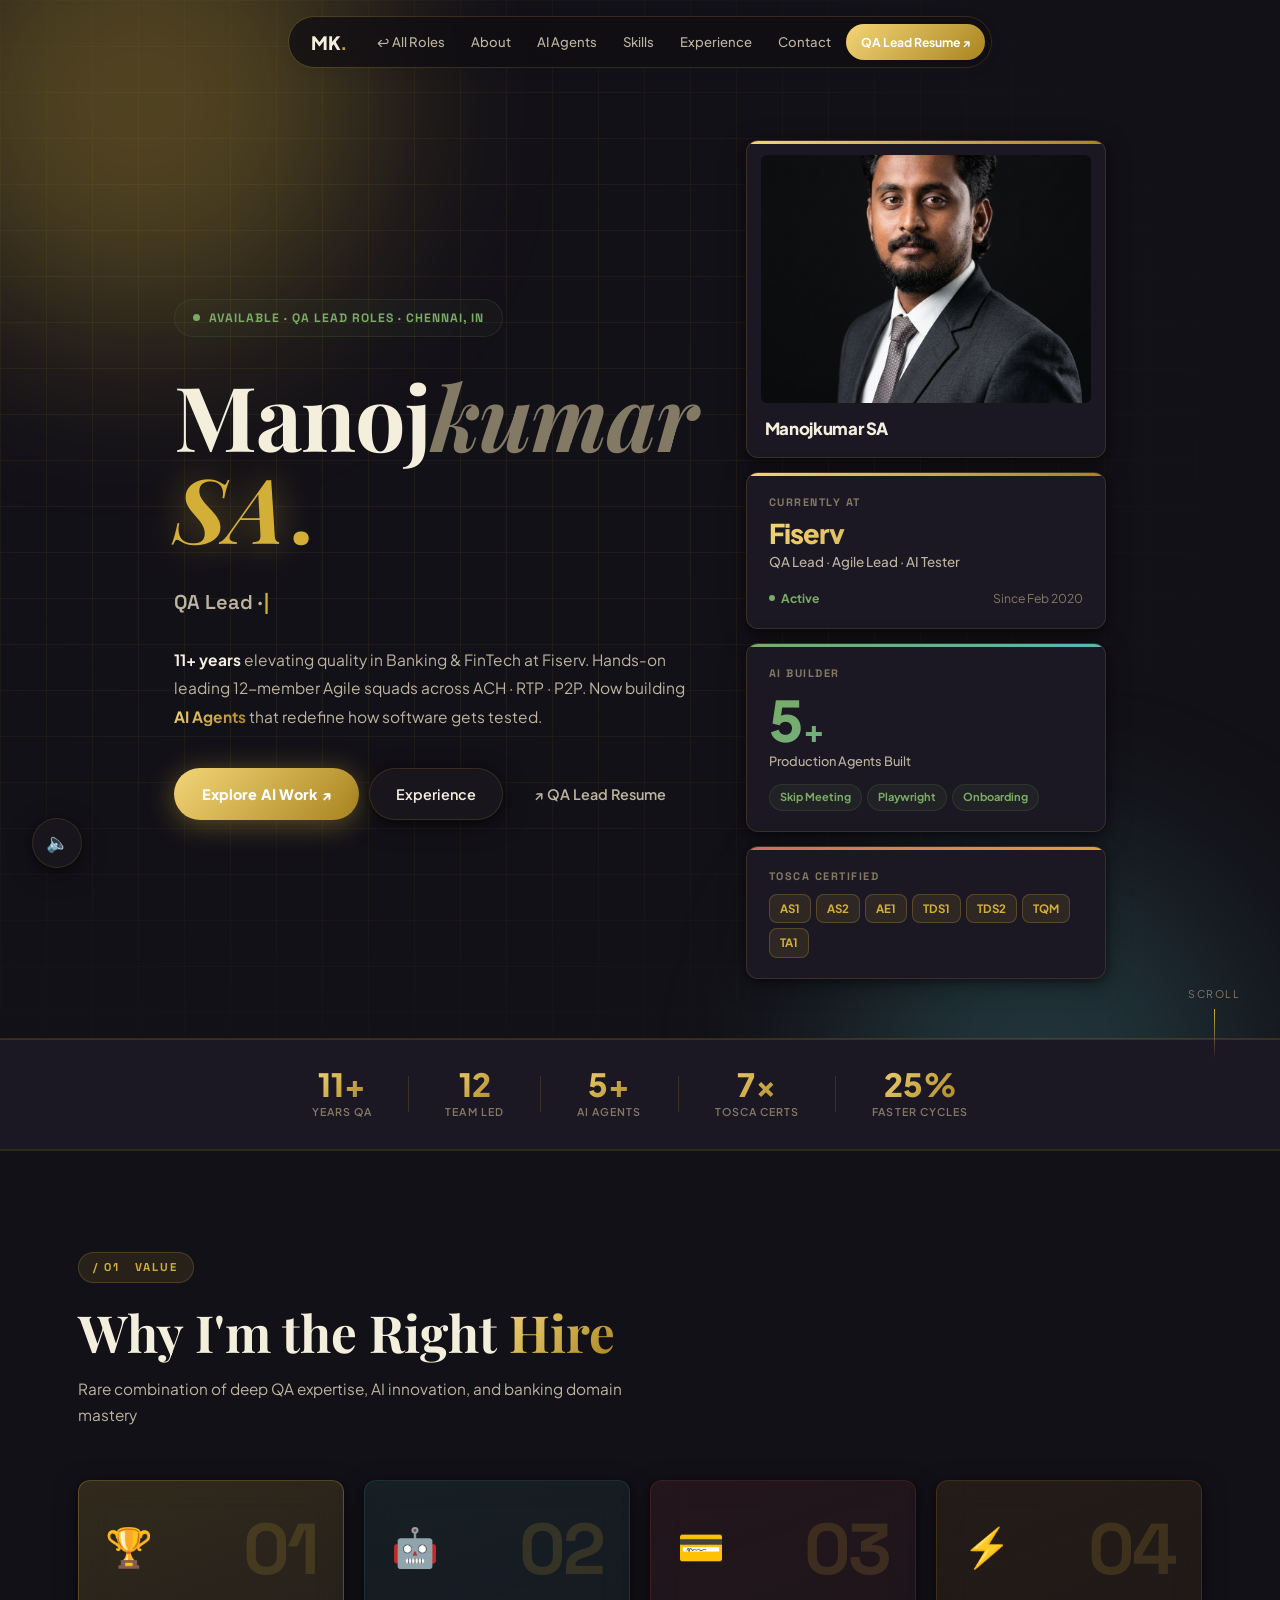
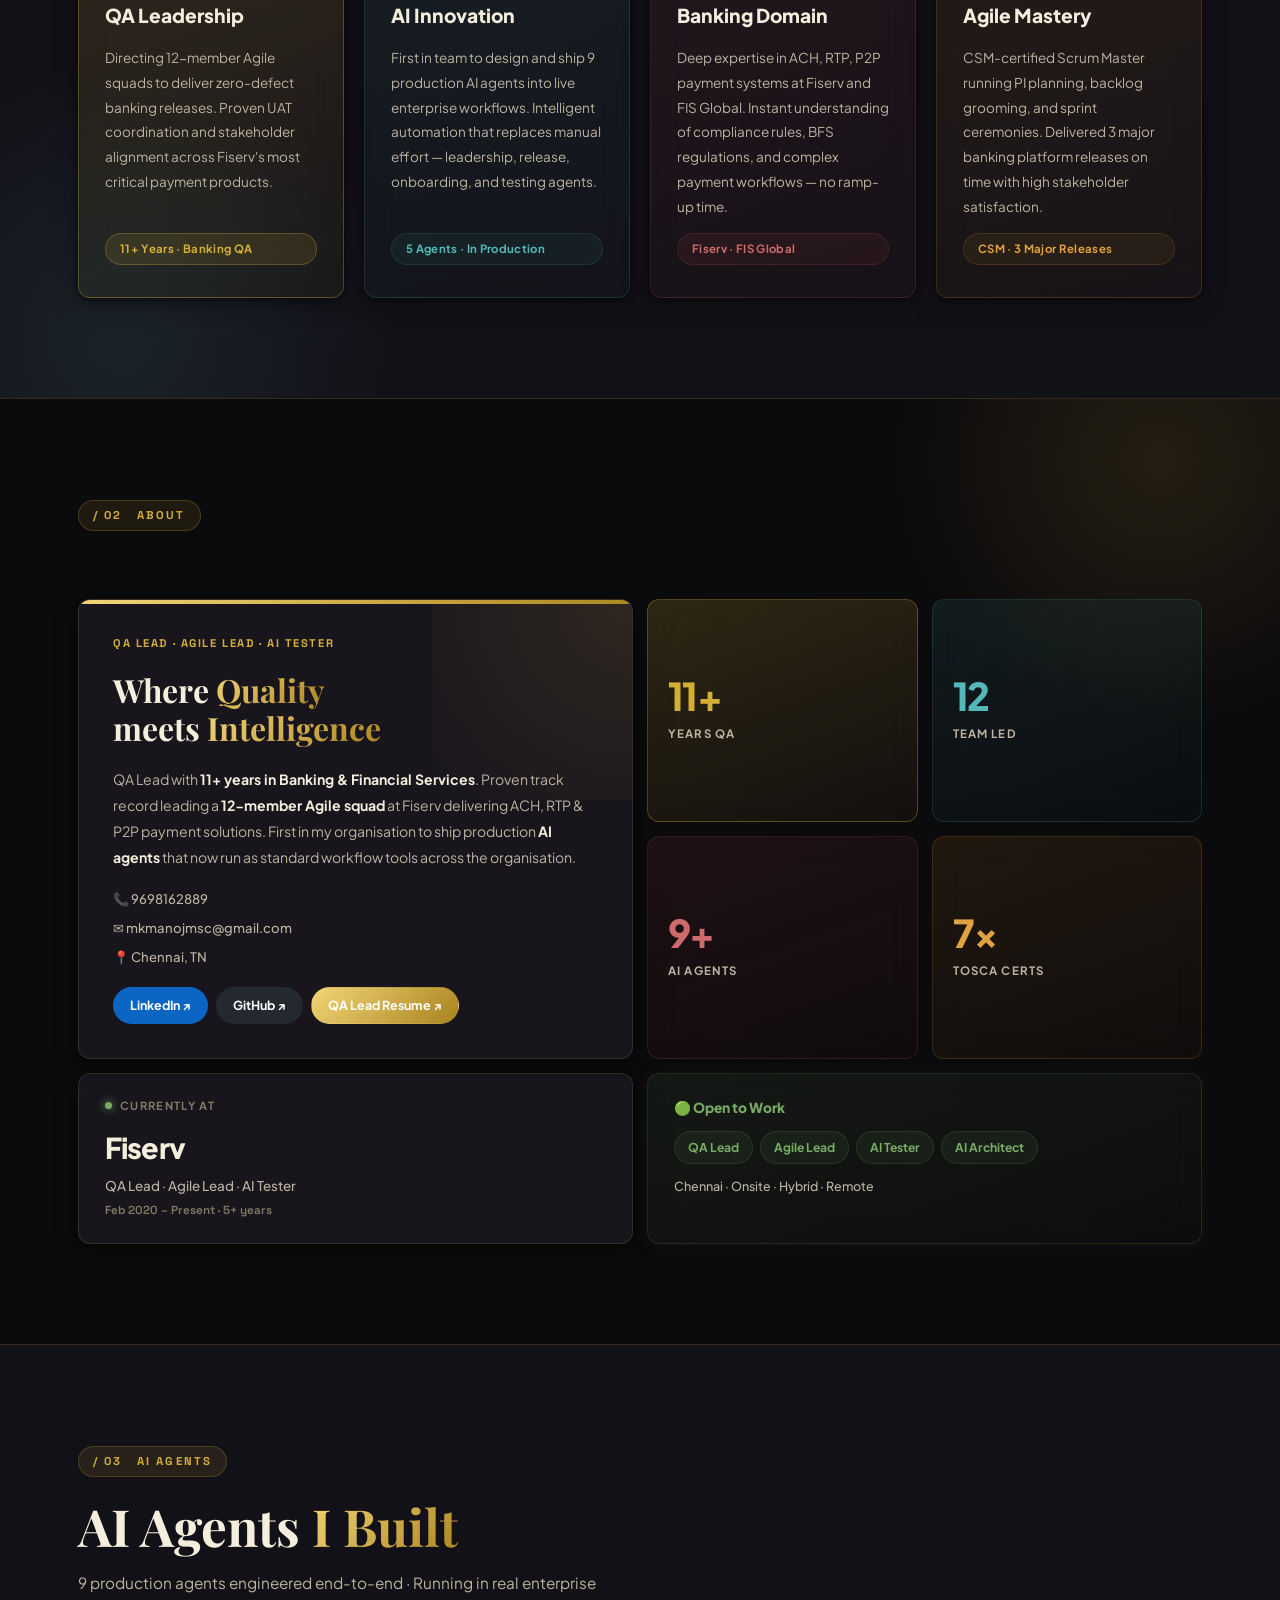
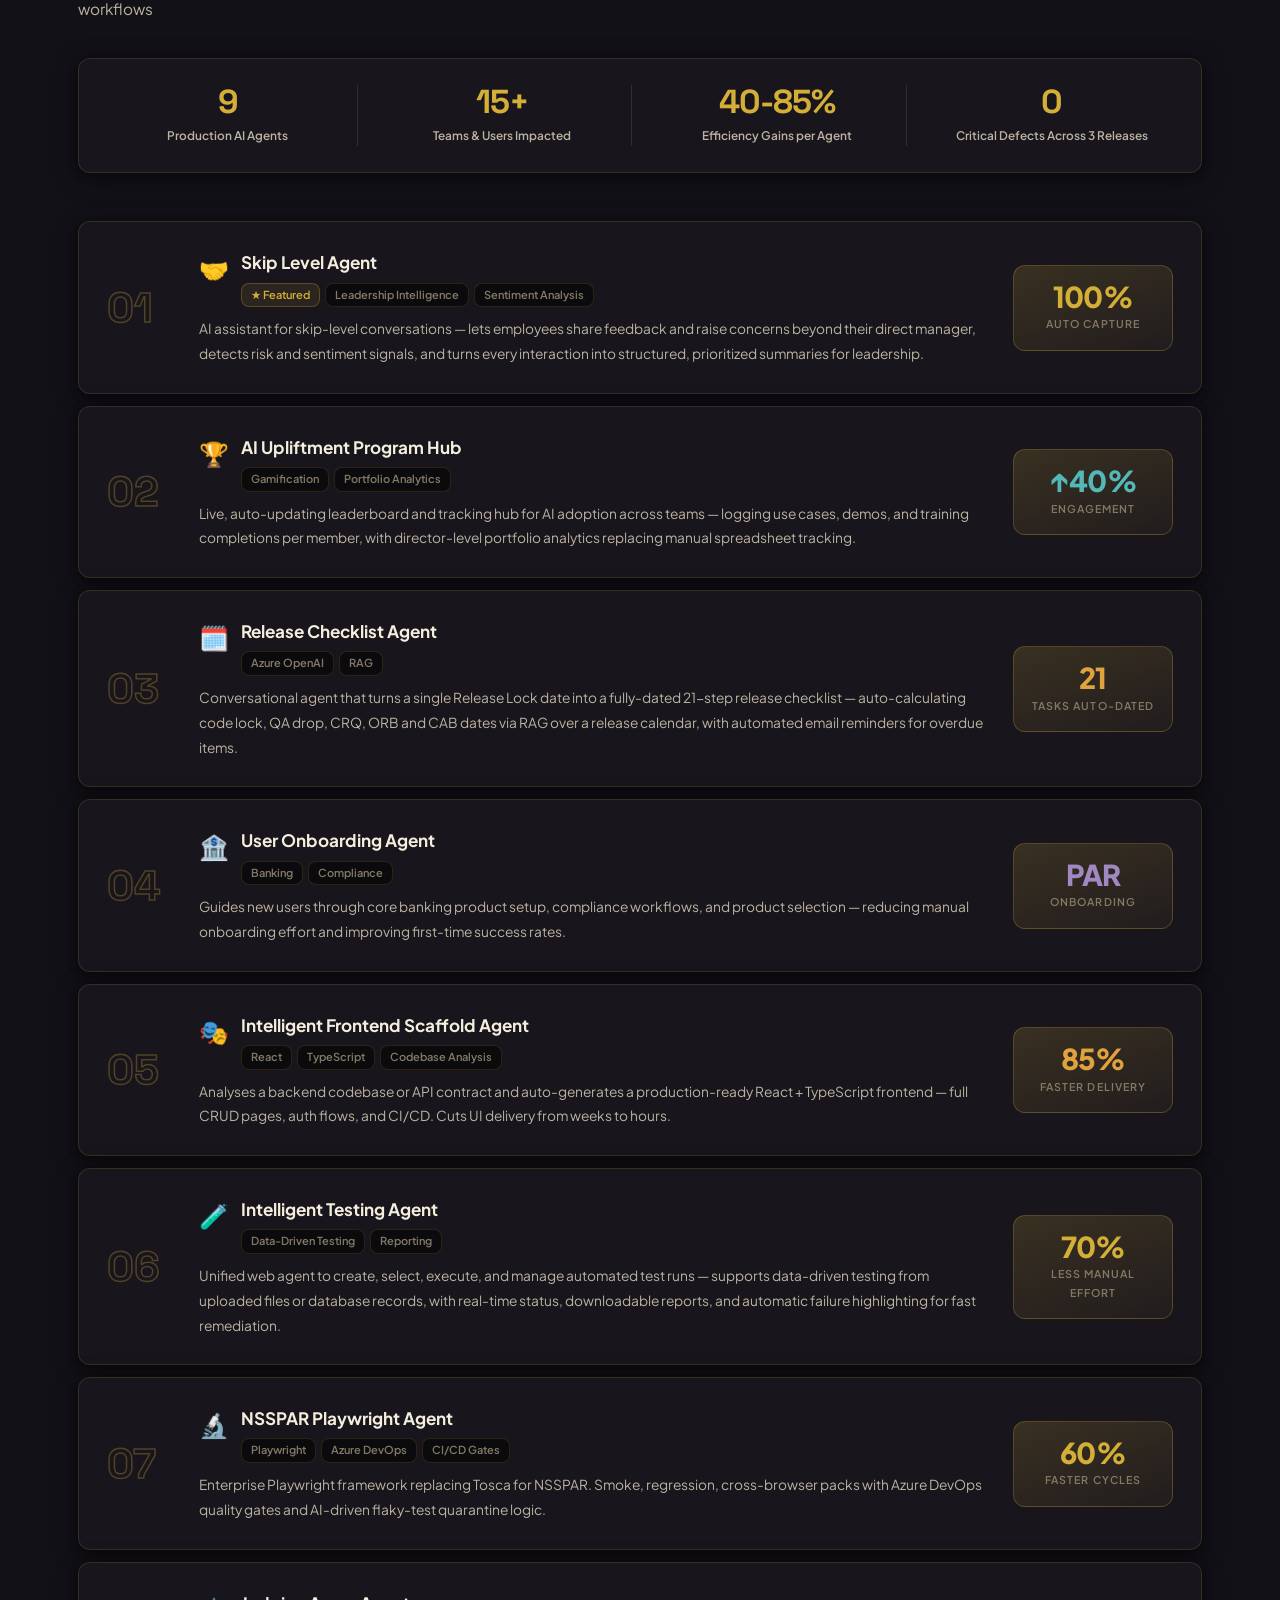
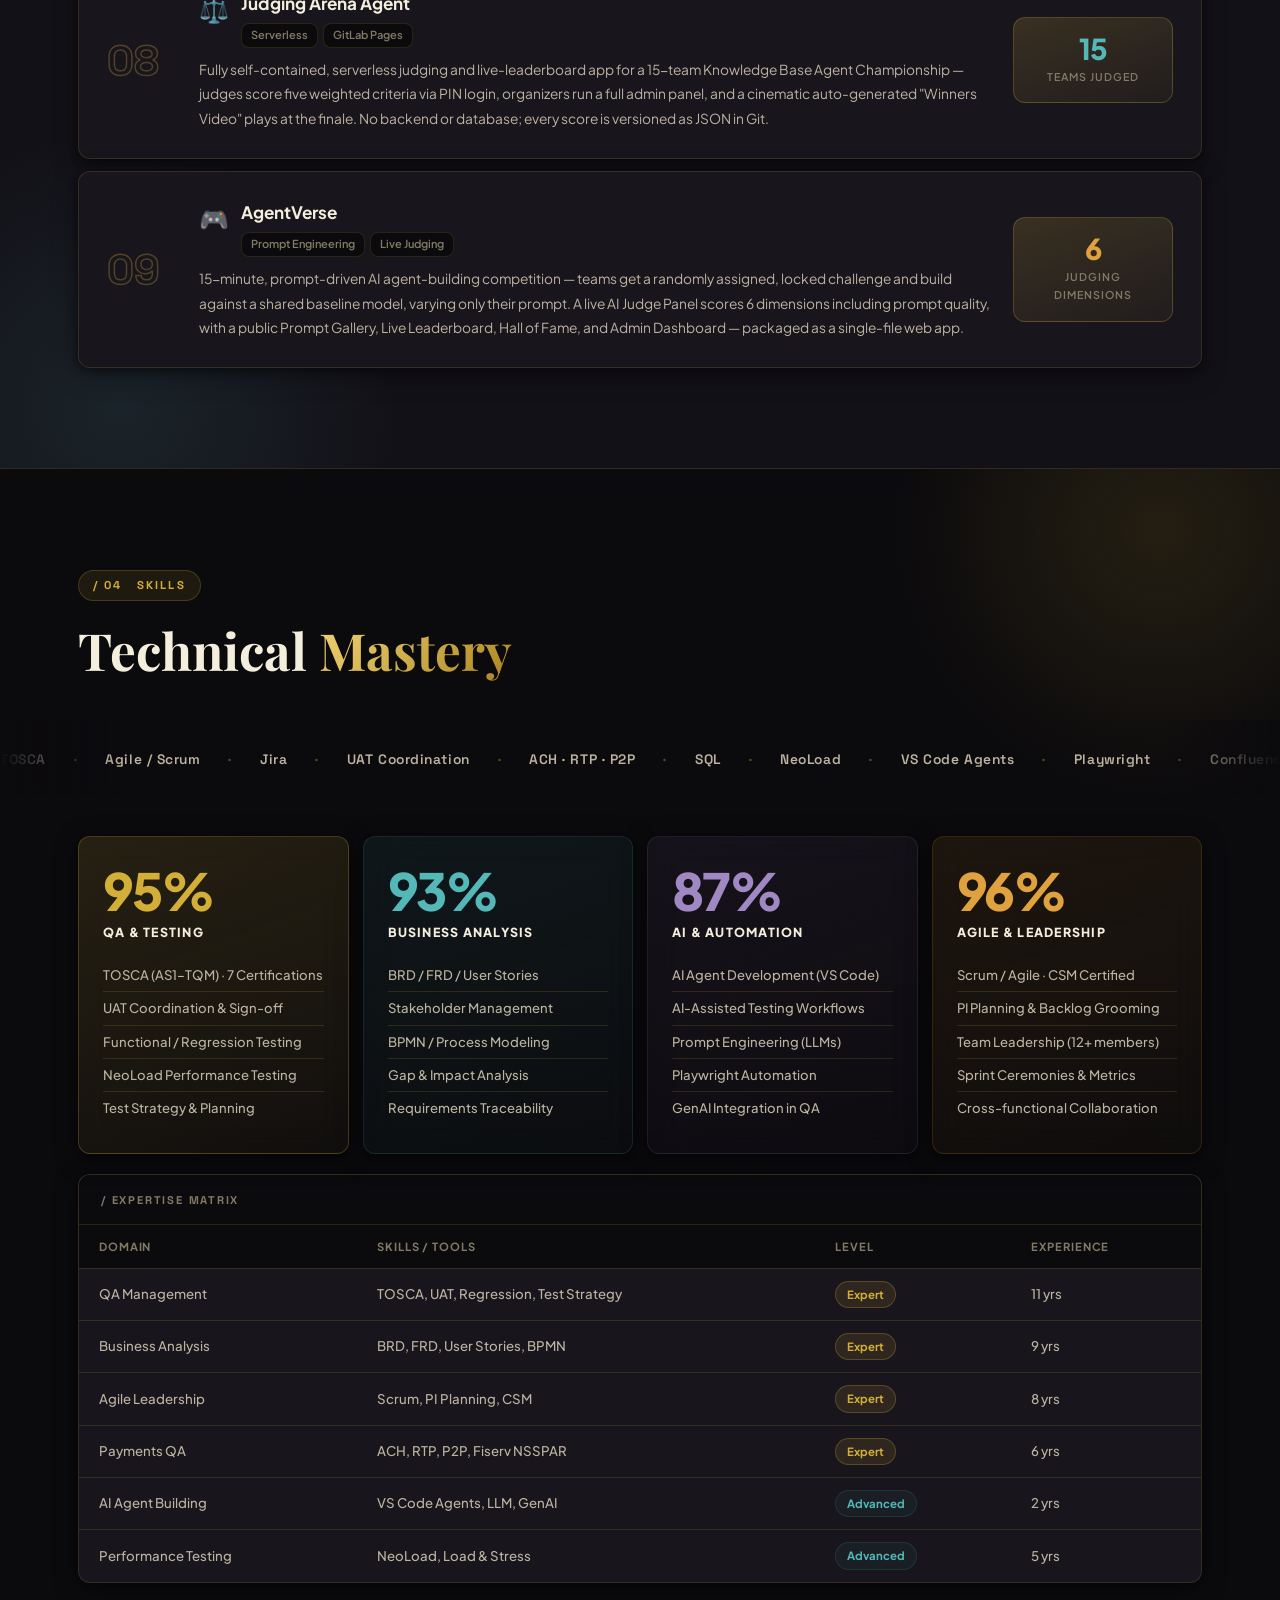
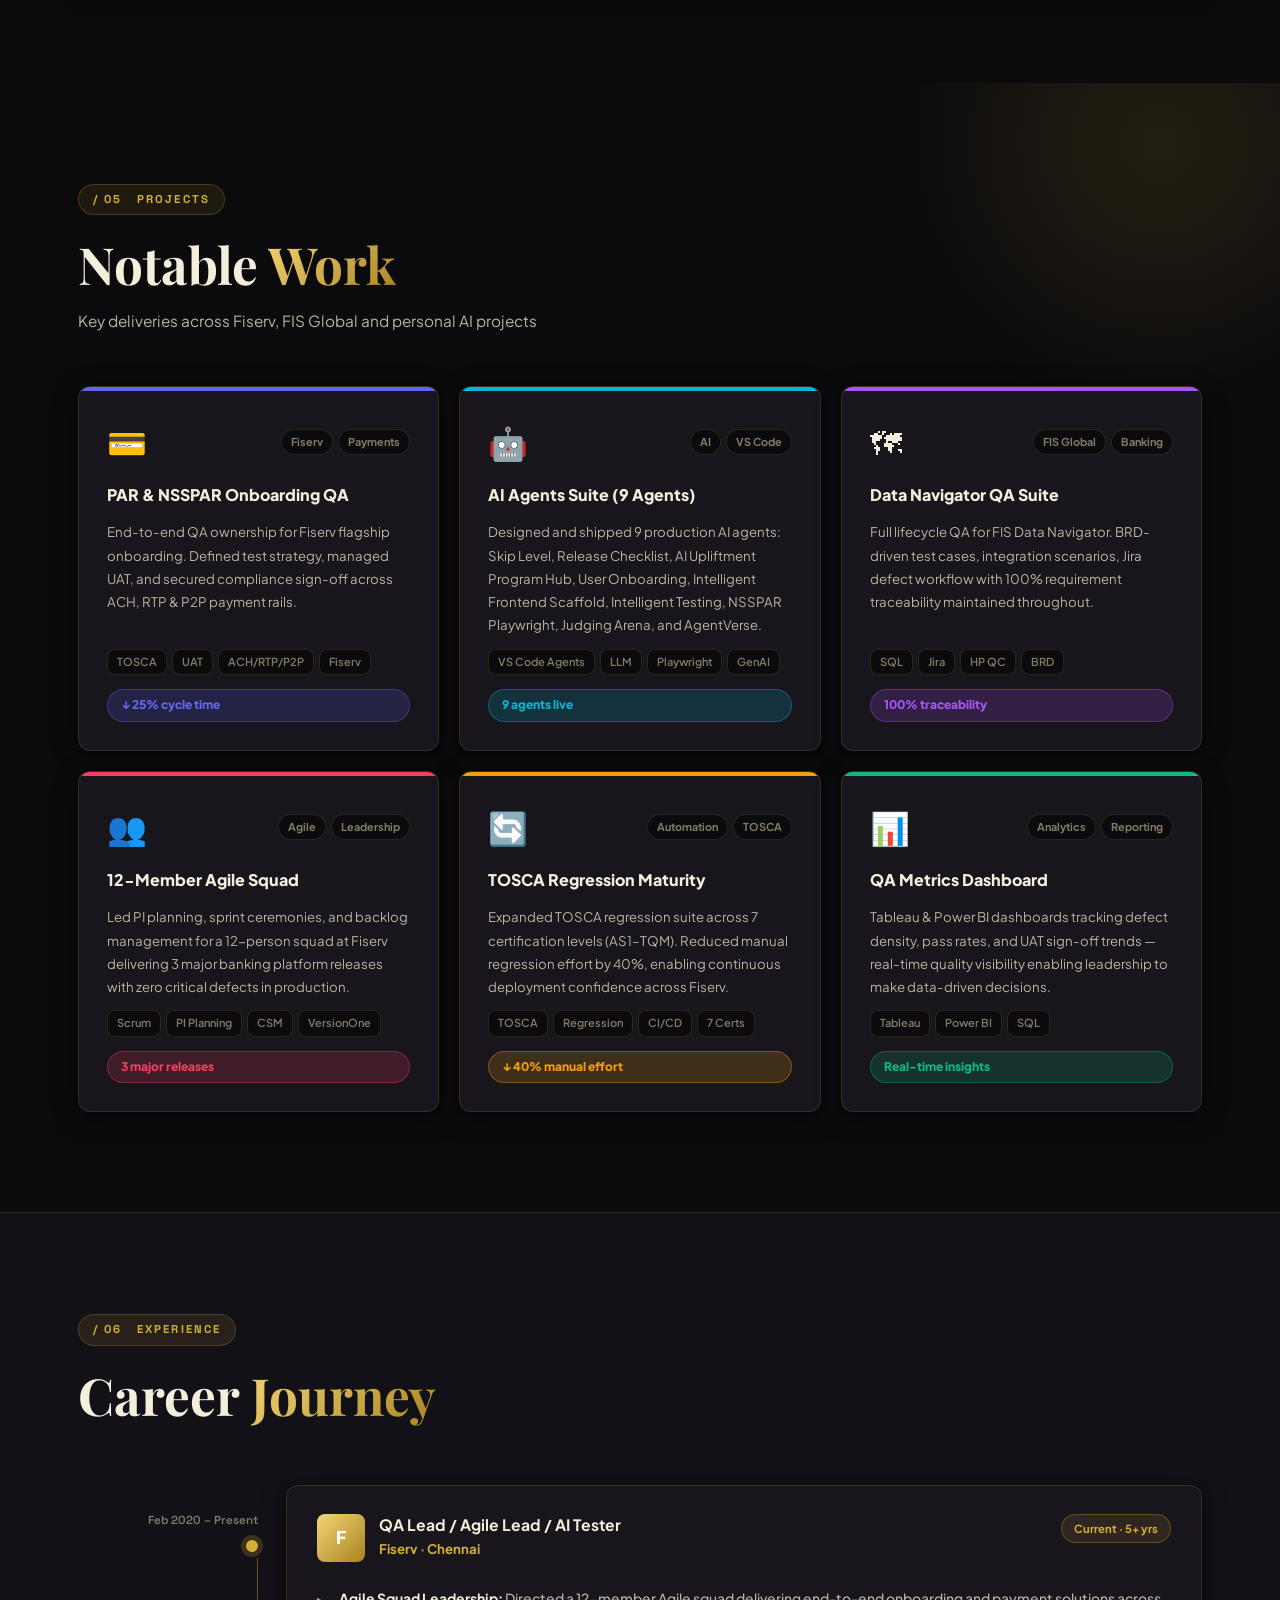
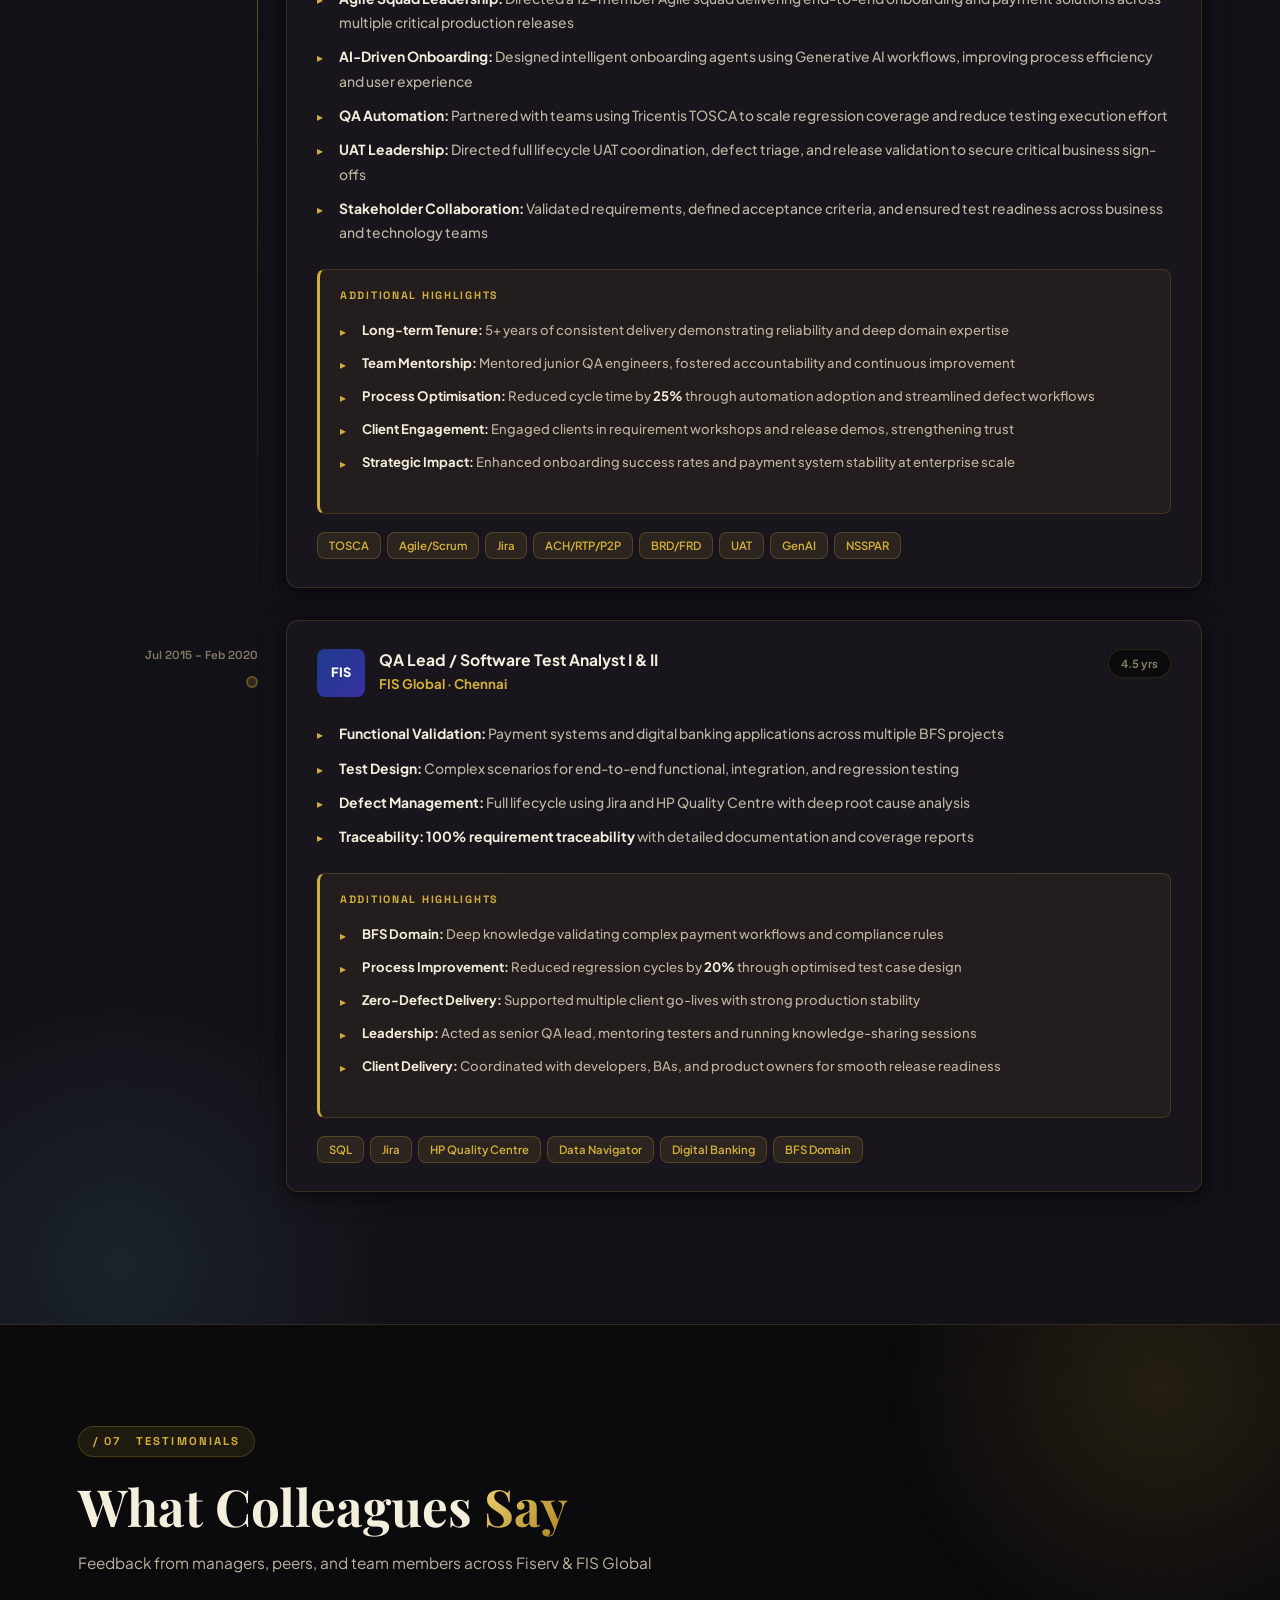
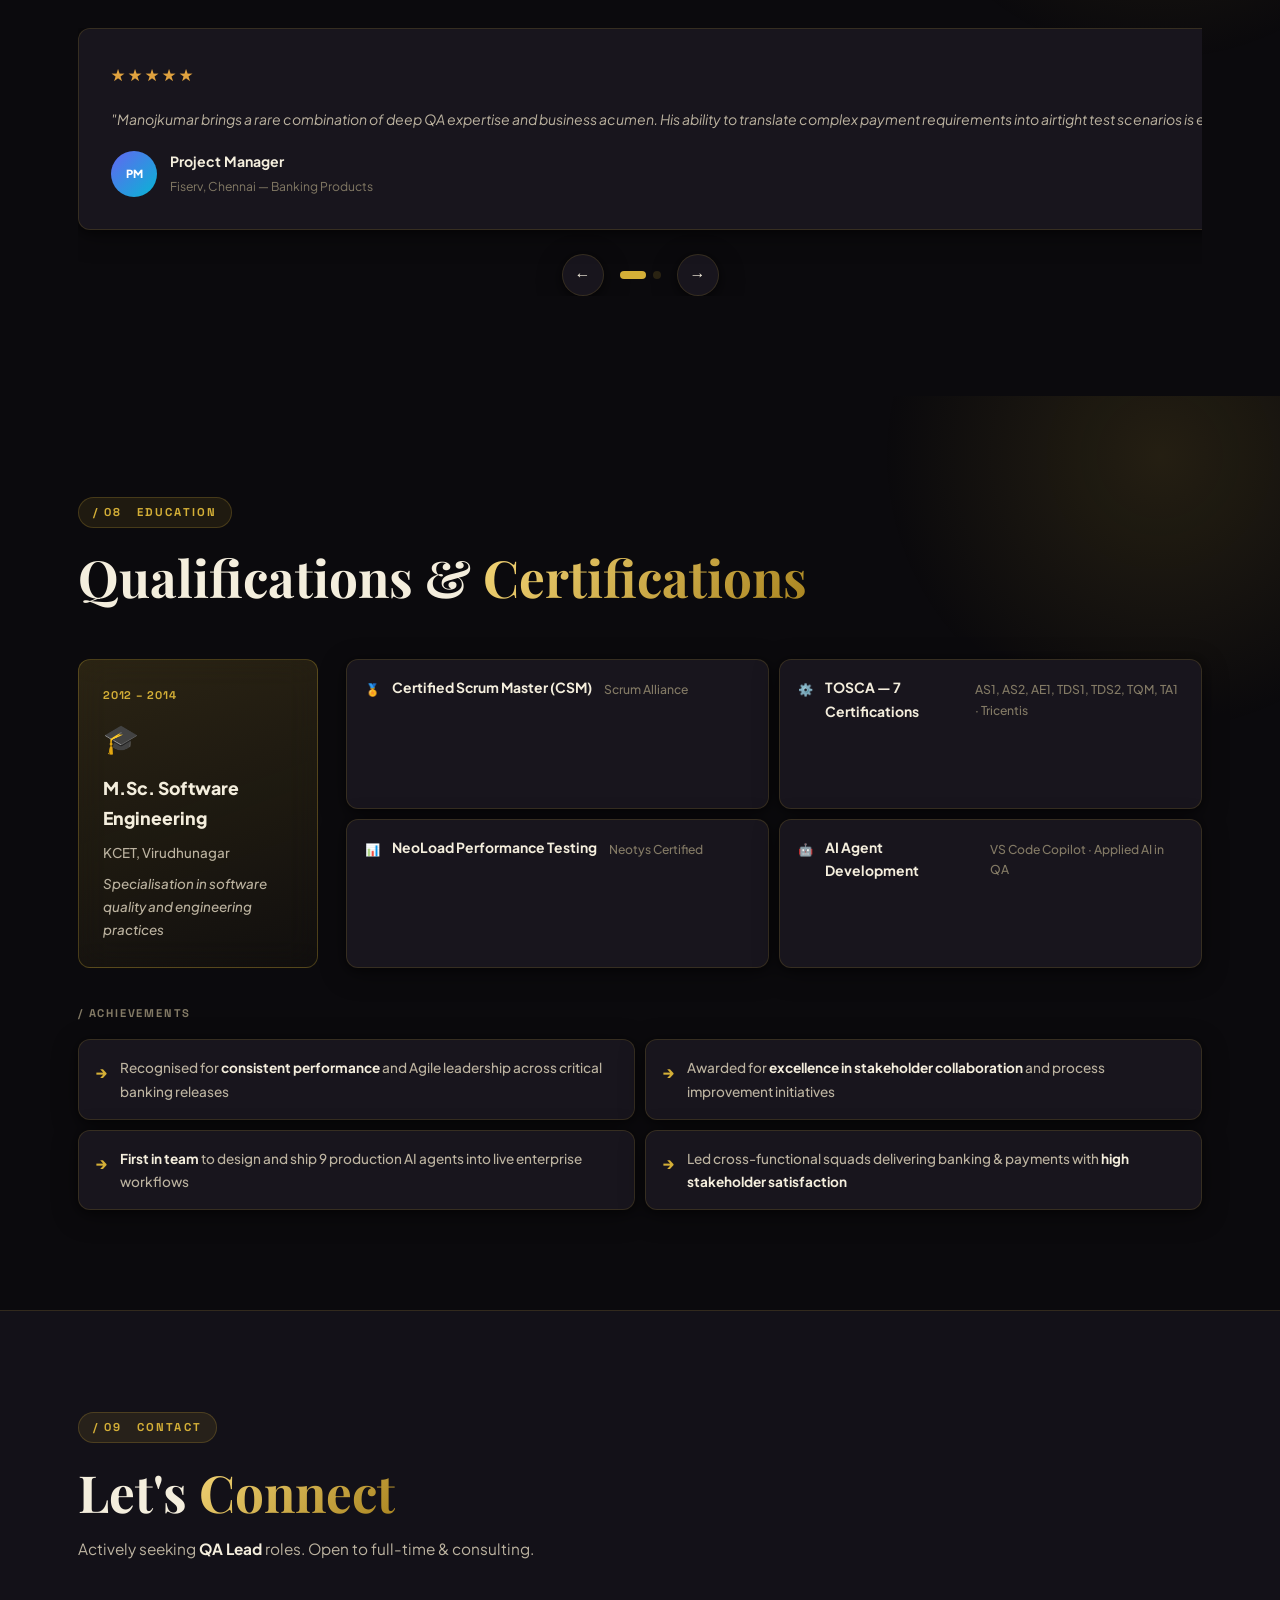
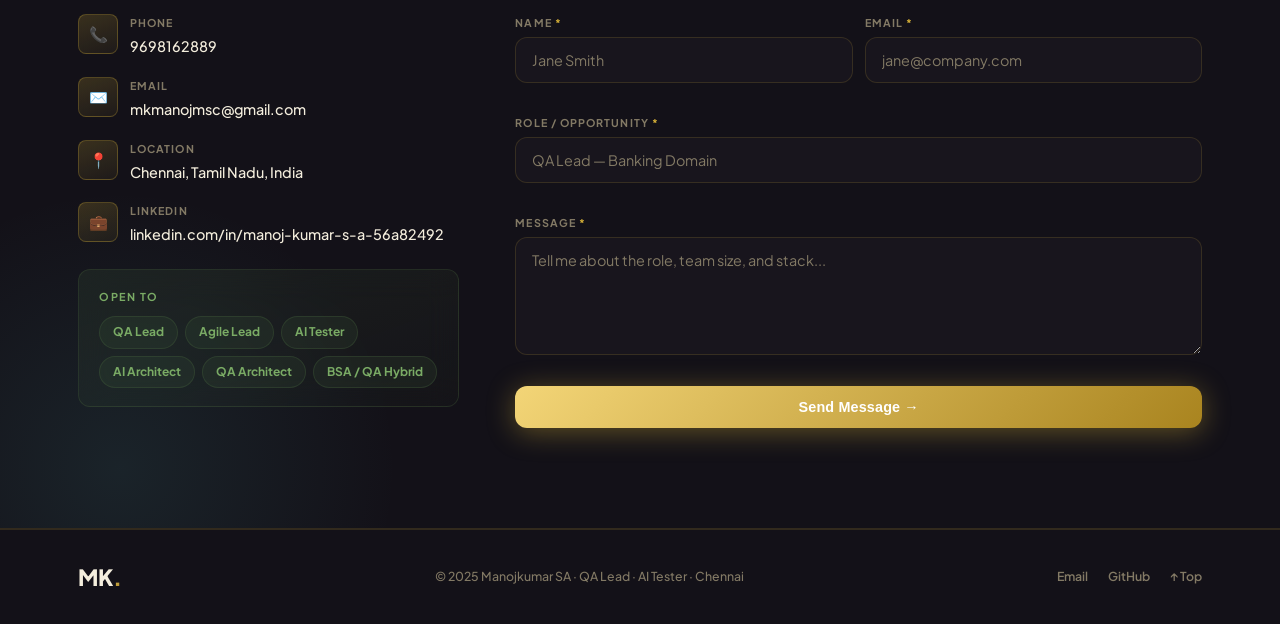
<file: index-qa-lead.html>
<!DOCTYPE html>
<html lang="en">
<head>
  <meta charset="UTF-8"/>
<meta name="viewport" content="width=device-width, initial-scale=1.0">
  <title>Manojkumar SA — QA Lead · Agile Leader · AI Tester</title>
  <meta name="description" content="QA Lead with 11+ years in Banking &amp; FinTech, hands-on leading a 12-member Agile squad and first in team to ship 9 production AI agents into live enterprise workflows."/>
  <link rel="icon" type="image/jpeg" href="profile.jpg"/>
  <link rel="canonical" href="https://manojkumar1792.github.io/Manojkumar-Portfolio/index-qa-lead.html"/>
  <meta property="og:type" content="website"/>
  <meta property="og:title" content="Manojkumar SA — QA Lead · Agile Leader · AI Tester"/>
  <meta property="og:description" content="QA Lead with 11+ years in Banking &amp; FinTech, hands-on leading a 12-member Agile squad and first in team to ship 9 production AI agents."/>
  <meta property="og:image" content="https://manojkumar1792.github.io/Manojkumar-Portfolio/profile.jpg"/>
  <meta property="og:url" content="https://manojkumar1792.github.io/Manojkumar-Portfolio/index-qa-lead.html"/>
  <meta name="twitter:card" content="summary_large_image"/>
  <meta name="twitter:title" content="Manojkumar SA — QA Lead · Agile Leader · AI Tester"/>
  <meta name="twitter:description" content="QA Lead leading a 12-member Agile squad, first in team to ship 9 production AI agents."/>
  <meta name="twitter:image" content="https://manojkumar1792.github.io/Manojkumar-Portfolio/profile.jpg"/>
  <link rel="preconnect" href="https://fonts.googleapis.com"/>
  <link rel="preconnect" href="https://fonts.gstatic.com" crossorigin/>
  <link href="https://fonts.googleapis.com/css2?family=Playfair+Display:ital,wght@0,500;0,600;0,700;0,800;0,900;1,600&family=Plus+Jakarta+Sans:ital,wght@0,300;0,400;0,500;0,600;0,700;0,800;1,400&family=Space+Grotesk:wght@400;500;600;700&display=swap" rel="stylesheet"/>
  <link rel="stylesheet" href="style.css?v=4"/>
</head>
<body>

<!-- Scroll progress & cursor -->
<div id="scrollBar" class="scroll-bar"></div>
<div id="cursorGlow" class="cursor-glow"></div>

<!-- NAV: centered pill -->
<nav id="nav">
  <div class="nav-pill">
    <a href="#hero" class="nav-logo">MK<span>.</span></a>
    <ul class="nav-links" id="navLinks">
      <li><a href="index.html">↩ All Roles</a></li>
      <li><a href="#about">About</a></li>
      <li><a href="#ai-agents">AI Agents</a></li>
      <li><a href="#skills">Skills</a></li>
      <li><a href="#experience">Experience</a></li>
      <li><a href="#contact">Contact</a></li>
    </ul>
    <a href="resume-qa-lead.html" target="_blank" class="nav-resume">QA Lead Resume ↗</a>
    <button class="burger" id="burger" aria-label="Menu"><span></span><span></span><span></span></button>
  </div>
</nav>

<!-- HERO -->
<section class="hero" id="hero">
  <div class="hero-grid-bg"></div>
  <div class="hero-glow g1"></div>
  <div class="hero-glow g2"></div>

  <div class="hero-layout">
    <!-- LEFT -->
    <div class="hero-left">
      <div class="hero-avail">
        <span class="avail-dot"></span>
        Available · QA Lead Roles · Chennai, IN
      </div>

      <h1 class="hero-name">
        <span class="hn-top">Manoj<span class="hn-dim">kumar</span></span>
        <span class="hn-bot"><span class="hn-grad">SA</span><span class="hn-dot">.</span></span>
      </h1>

      <div class="hero-role-wrap">
        <span id="typedRole"></span><span class="role-cursor">|</span>
      </div>

      <p class="hero-desc">
        <strong>11+ years</strong> elevating quality in Banking &amp; FinTech at Fiserv.
        Hands-on leading 12-member Agile squads across ACH · RTP · P2P.
        Now building <strong class="hero-ai-label">AI Agents</strong> that
        redefine how software gets tested.
      </p>

      <div class="hero-actions">
        <a href="#ai-agents" class="btn-neon">Explore AI Work ↗</a>
        <a href="#experience" class="btn-outline">Experience</a>
        <a href="resume-qa-lead.html" target="_blank" class="btn-ghost">↗ QA Lead Resume</a>
      </div>
    </div>

    <!-- RIGHT: floating info cards -->
    <div class="hero-right">
      <div class="hf-card hero-photo-card">
        <img class="hero-photo" src="profile.jpg" alt="Manojkumar SA"/>
        <div class="hero-photo-name">Manojkumar SA</div>
      </div>
      <div class="hf-card hfc-top float-a">
        <div class="hfc-eyebrow">Currently at</div>
        <div class="hfc-co">Fiserv</div>
        <div class="hfc-role">QA Lead · Agile Lead · AI Tester</div>
        <div class="hfc-footer">
          <span class="hfc-live"><span></span>Active</span>
          <span>Since Feb 2020</span>
        </div>
      </div>

      <div class="hf-card hfc-mid float-b">
        <div class="hfc-eyebrow">AI Builder</div>
        <div class="hfc-big">5<span>+</span></div>
        <div class="hfc-sub">Production Agents Built</div>
        <div class="hfc-tags">
          <span>Skip Meeting</span><span>Playwright</span><span>Onboarding</span>
        </div>
      </div>

      <div class="hf-card hfc-bot float-c">
        <div class="hfc-eyebrow">TOSCA Certified</div>
        <div class="hfc-certs">
          <span>AS1</span><span>AS2</span><span>AE1</span><span>TDS1</span>
          <span>TDS2</span><span>TQM</span><span>TA1</span>
        </div>
      </div>
    </div>
  </div>

  <!-- KPI strip -->
  <div class="hero-kpis">
    <div class="hk"><span class="hk-n">11+</span><span class="hk-l">Years QA</span></div>
    <div class="hk-sep"></div>
    <div class="hk"><span class="hk-n">12</span><span class="hk-l">Team Led</span></div>
    <div class="hk-sep"></div>
    <div class="hk"><span class="hk-n">9+</span><span class="hk-l">AI Agents</span></div>
    <div class="hk-sep"></div>
    <div class="hk"><span class="hk-n">7×</span><span class="hk-l">TOSCA Certs</span></div>
    <div class="hk-sep"></div>
    <div class="hk"><span class="hk-n">25%</span><span class="hk-l">Faster Cycles</span></div>
  </div>

  <a class="hero-scroll" href="#about"><span>scroll</span><div class="hs-line"></div></a>
</section>

<!-- WHY HIRE ME -->
<section class="section s-alt" id="value">
  <div class="container">
    <div class="sec-label">/ 01 &nbsp; Value</div>
    <h2 class="sec-h2">Why I'm the Right <span class="text-grad">Hire</span></h2>
    <p class="sec-sub">Rare combination of deep QA expertise, AI innovation, and banking domain mastery</p>
    <div class="vp-grid">

      <div class="vp-card vc-indigo reveal">
        <div class="vp-top"><span class="vp-ico">🏆</span><span class="vp-num">01</span></div>
        <h3>QA Leadership</h3>
        <p>Directing 12-member Agile squads to deliver zero-defect banking releases. Proven UAT coordination and stakeholder alignment across Fiserv's most critical payment products.</p>
        <span class="vp-badge">11+ Years · Banking QA</span>
      </div>

      <div class="vp-card vc-cyan reveal">
        <div class="vp-top"><span class="vp-ico">🤖</span><span class="vp-num">02</span></div>
        <h3>AI Innovation</h3>
        <p>First in team to design and ship 9 production AI agents into live enterprise workflows. Intelligent automation that replaces manual effort — leadership, release, onboarding, and testing agents.</p>
        <span class="vp-badge">5 Agents · In Production</span>
      </div>

      <div class="vp-card vc-rose reveal">
        <div class="vp-top"><span class="vp-ico">💳</span><span class="vp-num">03</span></div>
        <h3>Banking Domain</h3>
        <p>Deep expertise in ACH, RTP, P2P payment systems at Fiserv and FIS Global. Instant understanding of compliance rules, BFS regulations, and complex payment workflows — no ramp-up time.</p>
        <span class="vp-badge">Fiserv · FIS Global</span>
      </div>

      <div class="vp-card vc-amber reveal">
        <div class="vp-top"><span class="vp-ico">⚡</span><span class="vp-num">04</span></div>
        <h3>Agile Mastery</h3>
        <p>CSM-certified Scrum Master running PI planning, backlog grooming, and sprint ceremonies. Delivered 3 major banking platform releases on time with high stakeholder satisfaction.</p>
        <span class="vp-badge">CSM · 3 Major Releases</span>
      </div>

    </div>
  </div>
</section>

<!-- ABOUT BENTO -->
<section class="section" id="about">
  <div class="container">
    <div class="sec-label">/ 02 &nbsp; About</div>

    <div class="bento">
      <!-- Bio card — 2×2 -->
      <div class="bento-bio reveal">
        <div class="bb-tag">QA Lead · Agile Lead · AI Tester</div>
        <h2 class="bb-h">Where <em>Quality</em><br/>meets <em>Intelligence</em></h2>
        <p class="bb-body">QA Lead with <strong>11+ years in Banking &amp; Financial Services</strong>.
        Proven track record leading a <strong>12-member Agile squad</strong> at Fiserv delivering
        ACH, RTP &amp; P2P payment solutions. First in my organisation to ship
        production <strong>AI agents</strong> that now run as standard workflow tools across the organisation.</p>
        <div class="bb-contacts">
          <a href="tel:9698162889" class="bbc">📞 9698162889</a>
          <a href="mailto:mkmanojmsc@gmail.com" class="bbc">✉ mkmanojmsc@gmail.com</a>
          <span class="bbc">📍 Chennai, TN</span>
        </div>
        <div class="bb-soc">
          <a href="https://www.linkedin.com/in/manoj-kumar-s-a-56a82492/" target="_blank" rel="noopener" class="bbsoc linkedin">LinkedIn ↗</a>
          <a href="https://github.com/Manojkumar1792" target="_blank" rel="noopener" class="bbsoc github">GitHub ↗</a>
          <a href="resume-qa-lead.html" target="_blank" class="bbsoc resume">QA Lead Resume ↗</a>
        </div>
      </div>

      <!-- Stat cards -->
      <div class="bento-stat s1 reveal"><span class="bs-n neon">11+</span><span class="bs-l">Years QA</span></div>
      <div class="bento-stat s2 reveal"><span class="bs-n blue">12</span><span class="bs-l">Team Led</span></div>
      <div class="bento-stat s3 reveal"><span class="bs-n purple">9+</span><span class="bs-l">AI Agents</span></div>
      <div class="bento-stat s4 reveal"><span class="bs-n amber">7×</span><span class="bs-l">TOSCA Certs</span></div>

      <!-- Currently at -->
      <div class="bento-curr reveal">
        <div class="bc-ind"><span class="bc-live"></span>Currently at</div>
        <div class="bc-name">Fiserv</div>
        <div class="bc-role">QA Lead · Agile Lead · AI Tester</div>
        <div class="bc-since">Feb 2020 – Present · 5+ years</div>
      </div>

      <!-- Open to work -->
      <div class="bento-open reveal">
        <div class="bo-badge">🟢 Open to Work</div>
        <div class="bo-roles">
          <span>QA Lead</span><span>Agile Lead</span><span>AI Tester</span><span>AI Architect</span>
        </div>
        <div class="bo-loc">Chennai · Onsite · Hybrid · Remote</div>
      </div>
    </div>
  </div>
</section>

<!-- AI AGENTS -->
<section class="section s-alt" id="ai-agents">
  <div class="container">
    <div class="sec-label">/ 03 &nbsp; AI Agents</div>
    <h2 class="sec-h2">AI Agents <span class="text-grad">I Built</span></h2>
    <p class="sec-sub">9 production agents engineered end-to-end · Running in real enterprise workflows</p>

    <div class="impact-strip reveal">
      <div class="impact-item">
        <span class="impact-n">9</span>
        <span class="impact-l">Production AI Agents</span>
      </div>
      <div class="impact-item">
        <span class="impact-n">15+</span>
        <span class="impact-l">Teams &amp; Users Impacted</span>
      </div>
      <div class="impact-item">
        <span class="impact-n">40-85%</span>
        <span class="impact-l">Efficiency Gains per Agent</span>
      </div>
      <div class="impact-item">
        <span class="impact-n">0</span>
        <span class="impact-l">Critical Defects Across 3 Releases</span>
      </div>
    </div>

    <div class="agents-list">

      <div class="agent-card reveal">
        <div class="ac-num">01</div>
        <div class="ac-body">
          <div class="ac-head">
            <span class="ac-ico">🤝</span>
            <div>
              <h3>Skip Level Agent</h3>
              <div class="ac-tags"><span class="act star">★ Featured</span><span class="act">Leadership Intelligence</span><span class="act">Sentiment Analysis</span></div>
            </div>
          </div>
          <p>AI assistant for skip-level conversations — lets employees share feedback and raise concerns beyond their direct manager, detects risk and sentiment signals, and turns every interaction into structured, prioritized summaries for leadership.</p>
        </div>
        <div class="ac-metric">
          <div class="am-val">100%</div>
          <div class="am-label">Auto Capture</div>
        </div>
      </div>

      <div class="agent-card reveal">
        <div class="ac-num">02</div>
        <div class="ac-body">
          <div class="ac-head">
            <span class="ac-ico">🏆</span>
            <div>
              <h3>AI Upliftment Program Hub</h3>
              <div class="ac-tags"><span class="act">Gamification</span><span class="act">Portfolio Analytics</span></div>
            </div>
          </div>
          <p>Live, auto-updating leaderboard and tracking hub for AI adoption across teams — logging use cases, demos, and training completions per member, with director-level portfolio analytics replacing manual spreadsheet tracking.</p>
        </div>
        <div class="ac-metric">
          <div class="am-val blue">↑40%</div>
          <div class="am-label">Engagement</div>
        </div>
      </div>

      <div class="agent-card reveal">
        <div class="ac-num">03</div>
        <div class="ac-body">
          <div class="ac-head">
            <span class="ac-ico">🗓️</span>
            <div>
              <h3>Release Checklist Agent</h3>
              <div class="ac-tags"><span class="act">Azure OpenAI</span><span class="act">RAG</span></div>
            </div>
          </div>
          <p>Conversational agent that turns a single Release Lock date into a fully-dated 21-step release checklist — auto-calculating code lock, QA drop, CRQ, ORB and CAB dates via RAG over a release calendar, with automated email reminders for overdue items.</p>
        </div>
        <div class="ac-metric">
          <div class="am-val amber">21</div>
          <div class="am-label">Tasks Auto-Dated</div>
        </div>
      </div>

      <div class="agent-card reveal">
        <div class="ac-num">04</div>
        <div class="ac-body">
          <div class="ac-head">
            <span class="ac-ico">🏦</span>
            <div>
              <h3>User Onboarding Agent</h3>
              <div class="ac-tags"><span class="act">Banking</span><span class="act">Compliance</span></div>
            </div>
          </div>
          <p>Guides new users through core banking product setup, compliance workflows, and product selection — reducing manual onboarding effort and improving first-time success rates.</p>
        </div>
        <div class="ac-metric">
          <div class="am-val purple">PAR</div>
          <div class="am-label">Onboarding</div>
        </div>
      </div>

      <div class="agent-card reveal">
        <div class="ac-num">05</div>
        <div class="ac-body">
          <div class="ac-head">
            <span class="ac-ico">🎭</span>
            <div>
              <h3>Intelligent Frontend Scaffold Agent</h3>
              <div class="ac-tags"><span class="act">React</span><span class="act">TypeScript</span><span class="act">Codebase Analysis</span></div>
            </div>
          </div>
          <p>Analyses a backend codebase or API contract and auto-generates a production-ready React + TypeScript frontend — full CRUD pages, auth flows, and CI/CD. Cuts UI delivery from weeks to hours.</p>
        </div>
        <div class="ac-metric">
          <div class="am-val amber">85%</div>
          <div class="am-label">Faster Delivery</div>
        </div>
      </div>

      <div class="agent-card reveal">
        <div class="ac-num">06</div>
        <div class="ac-body">
          <div class="ac-head">
            <span class="ac-ico">🧪</span>
            <div>
              <h3>Intelligent Testing Agent</h3>
              <div class="ac-tags"><span class="act">Data-Driven Testing</span><span class="act">Reporting</span></div>
            </div>
          </div>
          <p>Unified web agent to create, select, execute, and manage automated test runs — supports data-driven testing from uploaded files or database records, with real-time status, downloadable reports, and automatic failure highlighting for fast remediation.</p>
        </div>
        <div class="ac-metric">
          <div class="am-val">70%</div>
          <div class="am-label">Less Manual Effort</div>
        </div>
      </div>

      <div class="agent-card reveal">
        <div class="ac-num">07</div>
        <div class="ac-body">
          <div class="ac-head">
            <span class="ac-ico">🔬</span>
            <div>
              <h3>NSSPAR Playwright Agent</h3>
              <div class="ac-tags"><span class="act">Playwright</span><span class="act">Azure DevOps</span><span class="act">CI/CD Gates</span></div>
            </div>
          </div>
          <p>Enterprise Playwright framework replacing Tosca for NSSPAR. Smoke, regression, cross-browser packs with Azure DevOps quality gates and AI-driven flaky-test quarantine logic.</p>
        </div>
        <div class="ac-metric">
          <div class="am-val">60%</div>
          <div class="am-label">Faster Cycles</div>
        </div>
      </div>

      <div class="agent-card reveal">
        <div class="ac-num">08</div>
        <div class="ac-body">
          <div class="ac-head">
            <span class="ac-ico">⚖️</span>
            <div>
              <h3>Judging Arena Agent</h3>
              <div class="ac-tags"><span class="act">Serverless</span><span class="act">GitLab Pages</span></div>
            </div>
          </div>
          <p>Fully self-contained, serverless judging and live-leaderboard app for a 15-team Knowledge Base Agent Championship — judges score five weighted criteria via PIN login, organizers run a full admin panel, and a cinematic auto-generated "Winners Video" plays at the finale. No backend or database; every score is versioned as JSON in Git.</p>
        </div>
        <div class="ac-metric">
          <div class="am-val blue">15</div>
          <div class="am-label">Teams Judged</div>
        </div>
      </div>

      <div class="agent-card reveal">
        <div class="ac-num">09</div>
        <div class="ac-body">
          <div class="ac-head">
            <span class="ac-ico">🎮</span>
            <div>
              <h3>AgentVerse</h3>
              <div class="ac-tags"><span class="act">Prompt Engineering</span><span class="act">Live Judging</span></div>
            </div>
          </div>
          <p>15-minute, prompt-driven AI agent-building competition — teams get a randomly assigned, locked challenge and build against a shared baseline model, varying only their prompt. A live AI Judge Panel scores 6 dimensions including prompt quality, with a public Prompt Gallery, Live Leaderboard, Hall of Fame, and Admin Dashboard — packaged as a single-file web app.</p>
        </div>
        <div class="ac-metric">
          <div class="am-val amber">6</div>
          <div class="am-label">Judging Dimensions</div>
        </div>
      </div>

    </div>
  </div>
</section>

<!-- SKILLS -->
<section class="section" id="skills">
  <div class="container">
    <div class="sec-label">/ 04 &nbsp; Skills</div>
    <h2 class="sec-h2">Technical <span class="text-grad">Mastery</span></h2>
  </div>

  <!-- Marquee ticker -->
  <div class="ticker-wrap">
    <div class="ticker-track">
      <div class="ticker-inner">
        <span>TOSCA</span><span class="td">·</span><span>Agile / Scrum</span><span class="td">·</span>
        <span>Jira</span><span class="td">·</span><span>UAT Coordination</span><span class="td">·</span>
        <span>ACH · RTP · P2P</span><span class="td">·</span><span>SQL</span><span class="td">·</span>
        <span>NeoLoad</span><span class="td">·</span><span>VS Code Agents</span><span class="td">·</span>
        <span>Playwright</span><span class="td">·</span><span>Confluence</span><span class="td">·</span>
        <span>Power BI</span><span class="td">·</span><span>Tableau</span><span class="td">·</span>
        <span>VersionOne</span><span class="td">·</span><span>BRD / FRD</span><span class="td">·</span>
        <span>TOSCA</span><span class="td">·</span><span>Agile / Scrum</span><span class="td">·</span>
        <span>Jira</span><span class="td">·</span><span>UAT Coordination</span><span class="td">·</span>
        <span>ACH · RTP · P2P</span><span class="td">·</span><span>SQL</span><span class="td">·</span>
        <span>NeoLoad</span><span class="td">·</span><span>VS Code Agents</span><span class="td">·</span>
        <span>Playwright</span><span class="td">·</span><span>Confluence</span><span class="td">·</span>
        <span>Power BI</span><span class="td">·</span><span>Tableau</span><span class="td">·</span>
        <span>VersionOne</span><span class="td">·</span><span>BRD / FRD</span><span class="td">·</span>
      </div>
    </div>
  </div>

  <div class="container">
    <div class="skills-bento">
      <div class="sk-bcard reveal">
        <div class="skb-pct neon">95%</div>
        <div class="skb-cat">QA &amp; Testing</div>
        <ul class="skb-list">
          <li>TOSCA (AS1–TQM) · 7 Certifications</li>
          <li>UAT Coordination &amp; Sign-off</li>
          <li>Functional / Regression Testing</li>
          <li>NeoLoad Performance Testing</li>
          <li>Test Strategy &amp; Planning</li>
        </ul>
      </div>
      <div class="sk-bcard reveal">
        <div class="skb-pct blue">93%</div>
        <div class="skb-cat">Business Analysis</div>
        <ul class="skb-list">
          <li>BRD / FRD / User Stories</li>
          <li>Stakeholder Management</li>
          <li>BPMN / Process Modeling</li>
          <li>Gap &amp; Impact Analysis</li>
          <li>Requirements Traceability</li>
        </ul>
      </div>
      <div class="sk-bcard reveal">
        <div class="skb-pct purple">87%</div>
        <div class="skb-cat">AI &amp; Automation</div>
        <ul class="skb-list">
          <li>AI Agent Development (VS Code)</li>
          <li>AI-Assisted Testing Workflows</li>
          <li>Prompt Engineering (LLMs)</li>
          <li>Playwright Automation</li>
          <li>GenAI Integration in QA</li>
        </ul>
      </div>
      <div class="sk-bcard reveal">
        <div class="skb-pct amber">96%</div>
        <div class="skb-cat">Agile &amp; Leadership</div>
        <ul class="skb-list">
          <li>Scrum / Agile · CSM Certified</li>
          <li>PI Planning &amp; Backlog Grooming</li>
          <li>Team Leadership (12+ members)</li>
          <li>Sprint Ceremonies &amp; Metrics</li>
          <li>Cross-functional Collaboration</li>
        </ul>
      </div>
    </div>

    <div class="matrix-card reveal">
      <div class="mx-label">/ Expertise Matrix</div>
      <table class="mx-table">
        <thead><tr><th>Domain</th><th>Skills / Tools</th><th>Level</th><th>Experience</th></tr></thead>
        <tbody>
          <tr><td>QA Management</td><td>TOSCA, UAT, Regression, Test Strategy</td><td><span class="lv ex">Expert</span></td><td>11 yrs</td></tr>
          <tr><td>Business Analysis</td><td>BRD, FRD, User Stories, BPMN</td><td><span class="lv ex">Expert</span></td><td>9 yrs</td></tr>
          <tr><td>Agile Leadership</td><td>Scrum, PI Planning, CSM</td><td><span class="lv ex">Expert</span></td><td>8 yrs</td></tr>
          <tr><td>Payments QA</td><td>ACH, RTP, P2P, Fiserv NSSPAR</td><td><span class="lv ex">Expert</span></td><td>6 yrs</td></tr>
          <tr><td>AI Agent Building</td><td>VS Code Agents, LLM, GenAI</td><td><span class="lv ad">Advanced</span></td><td>2 yrs</td></tr>
          <tr><td>Performance Testing</td><td>NeoLoad, Load &amp; Stress</td><td><span class="lv ad">Advanced</span></td><td>5 yrs</td></tr>
        </tbody>
      </table>
    </div>
  </div>
</section>

<!-- PROJECTS -->
<section class="section" id="projects">
  <div class="container">
    <div class="sec-label">/ 05 &nbsp; Projects</div>
    <h2 class="sec-h2">Notable <span class="text-grad">Work</span></h2>
    <p class="sec-sub">Key deliveries across Fiserv, FIS Global and personal AI projects</p>
    <div class="proj-grid">

      <div class="proj-card reveal" style="--ac:#6366f1">
        <div class="pc-stripe"></div>
        <div class="pc-head"><span class="pc-ico">💳</span><div class="pc-tags"><span>Fiserv</span><span>Payments</span></div></div>
        <h3>PAR &amp; NSSPAR Onboarding QA</h3>
        <p>End-to-end QA ownership for Fiserv flagship onboarding. Defined test strategy, managed UAT, and secured compliance sign-off across ACH, RTP &amp; P2P payment rails.</p>
        <div class="pc-chips"><span>TOSCA</span><span>UAT</span><span>ACH/RTP/P2P</span><span>Fiserv</span></div>
        <div class="pc-impact" style="--ic:#6366f1">↓ 25% cycle time</div>
      </div>

      <div class="proj-card reveal" style="--ac:#06b6d4">
        <div class="pc-stripe"></div>
        <div class="pc-head"><span class="pc-ico">🤖</span><div class="pc-tags"><span>AI</span><span>VS Code</span></div></div>
        <h3>AI Agents Suite (9 Agents)</h3>
        <p>Designed and shipped 9 production AI agents: Skip Level, Release Checklist, AI Upliftment Program Hub, User Onboarding, Intelligent Frontend Scaffold, Intelligent Testing, NSSPAR Playwright, Judging Arena, and AgentVerse.</p>
        <div class="pc-chips"><span>VS Code Agents</span><span>LLM</span><span>Playwright</span><span>GenAI</span></div>
        <div class="pc-impact" style="--ic:#06b6d4">9 agents live</div>
      </div>

      <div class="proj-card reveal" style="--ac:#a855f7">
        <div class="pc-stripe"></div>
        <div class="pc-head"><span class="pc-ico">🗺</span><div class="pc-tags"><span>FIS Global</span><span>Banking</span></div></div>
        <h3>Data Navigator QA Suite</h3>
        <p>Full lifecycle QA for FIS Data Navigator. BRD-driven test cases, integration scenarios, Jira defect workflow with 100% requirement traceability maintained throughout.</p>
        <div class="pc-chips"><span>SQL</span><span>Jira</span><span>HP QC</span><span>BRD</span></div>
        <div class="pc-impact" style="--ic:#a855f7">100% traceability</div>
      </div>

      <div class="proj-card reveal" style="--ac:#f43f5e">
        <div class="pc-stripe"></div>
        <div class="pc-head"><span class="pc-ico">👥</span><div class="pc-tags"><span>Agile</span><span>Leadership</span></div></div>
        <h3>12-Member Agile Squad</h3>
        <p>Led PI planning, sprint ceremonies, and backlog management for a 12-person squad at Fiserv delivering 3 major banking platform releases with zero critical defects in production.</p>
        <div class="pc-chips"><span>Scrum</span><span>PI Planning</span><span>CSM</span><span>VersionOne</span></div>
        <div class="pc-impact" style="--ic:#f43f5e">3 major releases</div>
      </div>

      <div class="proj-card reveal" style="--ac:#f59e0b">
        <div class="pc-stripe"></div>
        <div class="pc-head"><span class="pc-ico">🔄</span><div class="pc-tags"><span>Automation</span><span>TOSCA</span></div></div>
        <h3>TOSCA Regression Maturity</h3>
        <p>Expanded TOSCA regression suite across 7 certification levels (AS1–TQM). Reduced manual regression effort by 40%, enabling continuous deployment confidence across Fiserv.</p>
        <div class="pc-chips"><span>TOSCA</span><span>Regression</span><span>CI/CD</span><span>7 Certs</span></div>
        <div class="pc-impact" style="--ic:#f59e0b">↓ 40% manual effort</div>
      </div>

      <div class="proj-card reveal" style="--ac:#10b981">
        <div class="pc-stripe"></div>
        <div class="pc-head"><span class="pc-ico">📊</span><div class="pc-tags"><span>Analytics</span><span>Reporting</span></div></div>
        <h3>QA Metrics Dashboard</h3>
        <p>Tableau &amp; Power BI dashboards tracking defect density, pass rates, and UAT sign-off trends — real-time quality visibility enabling leadership to make data-driven decisions.</p>
        <div class="pc-chips"><span>Tableau</span><span>Power BI</span><span>SQL</span></div>
        <div class="pc-impact" style="--ic:#10b981">Real-time insights</div>
      </div>

    </div>
  </div>
</section>

<!-- EXPERIENCE -->
<section class="section s-alt" id="experience">
  <div class="container">
    <div class="sec-label">/ 06 &nbsp; Experience</div>
    <h2 class="sec-h2">Career <span class="text-grad">Journey</span></h2>

    <div class="timeline">

      <div class="tl-item reveal">
        <div class="tl-left">
          <div class="tl-period">Feb 2020 – Present</div>
          <div class="tl-node active"></div>
          <div class="tl-line"></div>
        </div>
        <div class="tl-card">
          <div class="tl-head">
            <div class="tl-logo">F</div>
            <div class="tl-info">
              <h3>QA Lead / Agile Lead / AI Tester</h3>
              <div class="tl-co">Fiserv · Chennai</div>
            </div>
            <span class="tl-badge curr">Current · 5+ yrs</span>
          </div>
          <ul class="tl-points">
            <li><strong>Agile Squad Leadership:</strong> Directed a 12-member Agile squad delivering end-to-end onboarding and payment solutions across multiple critical production releases</li>
            <li><strong>AI-Driven Onboarding:</strong> Designed intelligent onboarding agents using Generative AI workflows, improving process efficiency and user experience</li>
            <li><strong>QA Automation:</strong> Partnered with teams using Tricentis TOSCA to scale regression coverage and reduce testing execution effort</li>
            <li><strong>UAT Leadership:</strong> Directed full lifecycle UAT coordination, defect triage, and release validation to secure critical business sign-offs</li>
            <li><strong>Stakeholder Collaboration:</strong> Validated requirements, defined acceptance criteria, and ensured test readiness across business and technology teams</li>
          </ul>
          <div class="tl-highlights">
            <div class="tlh-label">Additional Highlights</div>
            <ul class="tl-points tl-sm">
              <li><strong>Long-term Tenure:</strong> 5+ years of consistent delivery demonstrating reliability and deep domain expertise</li>
              <li><strong>Team Mentorship:</strong> Mentored junior QA engineers, fostered accountability and continuous improvement</li>
              <li><strong>Process Optimisation:</strong> Reduced cycle time by <strong class="text-neon">25%</strong> through automation adoption and streamlined defect workflows</li>
              <li><strong>Client Engagement:</strong> Engaged clients in requirement workshops and release demos, strengthening trust</li>
              <li><strong>Strategic Impact:</strong> Enhanced onboarding success rates and payment system stability at enterprise scale</li>
            </ul>
          </div>
          <div class="tl-chips">
            <span>TOSCA</span><span>Agile/Scrum</span><span>Jira</span><span>ACH/RTP/P2P</span>
            <span>BRD/FRD</span><span>UAT</span><span>GenAI</span><span>NSSPAR</span>
          </div>
        </div>
      </div>

      <div class="tl-item reveal">
        <div class="tl-left">
          <div class="tl-period">Jul 2015 – Feb 2020</div>
          <div class="tl-node"></div>
        </div>
        <div class="tl-card">
          <div class="tl-head">
            <div class="tl-logo fis">FIS</div>
            <div class="tl-info">
              <h3>QA Lead / Software Test Analyst I &amp; II</h3>
              <div class="tl-co">FIS Global · Chennai</div>
            </div>
            <span class="tl-badge">4.5 yrs</span>
          </div>
          <ul class="tl-points">
            <li><strong>Functional Validation:</strong> Payment systems and digital banking applications across multiple BFS projects</li>
            <li><strong>Test Design:</strong> Complex scenarios for end-to-end functional, integration, and regression testing</li>
            <li><strong>Defect Management:</strong> Full lifecycle using Jira and HP Quality Centre with deep root cause analysis</li>
            <li><strong>Traceability:</strong> <strong>100% requirement traceability</strong> with detailed documentation and coverage reports</li>
          </ul>
          <div class="tl-highlights">
            <div class="tlh-label">Additional Highlights</div>
            <ul class="tl-points tl-sm">
              <li><strong>BFS Domain:</strong> Deep knowledge validating complex payment workflows and compliance rules</li>
              <li><strong>Process Improvement:</strong> Reduced regression cycles by <strong class="text-blue">20%</strong> through optimised test case design</li>
              <li><strong>Zero-Defect Delivery:</strong> Supported multiple client go-lives with strong production stability</li>
              <li><strong>Leadership:</strong> Acted as senior QA lead, mentoring testers and running knowledge-sharing sessions</li>
              <li><strong>Client Delivery:</strong> Coordinated with developers, BAs, and product owners for smooth release readiness</li>
            </ul>
          </div>
          <div class="tl-chips">
            <span>SQL</span><span>Jira</span><span>HP Quality Centre</span>
            <span>Data Navigator</span><span>Digital Banking</span><span>BFS Domain</span>
          </div>
        </div>
      </div>

    </div>
  </div>
</section>

<!-- TESTIMONIALS -->
<section class="section" id="testimonials">
  <div class="container">
    <div class="sec-label">/ 07 &nbsp; Testimonials</div>
    <h2 class="sec-h2">What Colleagues <span class="text-grad">Say</span></h2>
    <p class="sec-sub">Feedback from managers, peers, and team members across Fiserv &amp; FIS Global</p>

    <div class="tslider-wrap">
      <div class="tslider" id="tslider">

        <div class="tcard">
          <div class="tcard-stars">★★★★★</div>
          <p>"Manojkumar brings a rare combination of deep QA expertise and business acumen. His ability to translate complex payment requirements into airtight test scenarios is exceptional. An indispensable Agile lead who makes every release smoother."</p>
          <div class="tcard-author">
            <div class="tca" style="background:linear-gradient(135deg,#6366f1,#06b6d4)">PM</div>
            <div><strong>Project Manager</strong><span>Fiserv, Chennai — Banking Products</span></div>
          </div>
        </div>

        <div class="tcard">
          <div class="tcard-stars">★★★★★</div>
          <p>"The way Manoj coordinates UAT across business and tech teams is remarkable. He ensures every stakeholder is aligned, defects are triaged fast, and releases go smoothly. Our go-to lead for critical payment deliveries."</p>
          <div class="tcard-author">
            <div class="tca" style="background:linear-gradient(135deg,#10b981,#06b6d4)">SM</div>
            <div><strong>Scrum Master</strong><span>Fiserv — Payments Platform</span></div>
          </div>
        </div>

        <div class="tcard">
          <div class="tcard-stars">★★★★★</div>
          <p>"When Manoj introduced AI agents into our workflow, the Skip Level Agent alone saved hours of manual note-taking every week. He thinks ahead of the curve and delivers real business value that no one else on the team was even considering."</p>
          <div class="tcard-author">
            <div class="tca" style="background:linear-gradient(135deg,#a855f7,#f43f5e)">TL</div>
            <div><strong>Tech Lead</strong><span>Banking Products Team — Fiserv</span></div>
          </div>
        </div>

        <div class="tcard">
          <div class="tcard-stars">★★★★★</div>
          <p>"Working under Manoj gave me the best Agile education I've ever had. He is patient, structured, and always pushes the team to think about quality from day one. An outstanding people leader who lifts everyone around him."</p>
          <div class="tcard-author">
            <div class="tca" style="background:linear-gradient(135deg,#f59e0b,#f43f5e)">QA</div>
            <div><strong>QA Analyst</strong><span>FIS Global — BFS Domain</span></div>
          </div>
        </div>

      </div>
      <div class="tctrl">
        <button class="tcb" id="tPrev">←</button>
        <div class="tdots" id="tdots"></div>
        <button class="tcb" id="tNext">→</button>
      </div>
    </div>

  </div>
</section>

<!-- EDUCATION -->
<section class="section" id="education">
  <div class="container">
    <div class="sec-label">/ 08 &nbsp; Education</div>
    <h2 class="sec-h2">Qualifications &amp; <span class="text-grad">Certifications</span></h2>

    <div class="edu-layout">
      <div class="edu-deg reveal">
        <div class="ed-yr">2012 – 2014</div>
        <div class="ed-ico">🎓</div>
        <h3>M.Sc. Software Engineering</h3>
        <p>KCET, Virudhunagar</p>
        <p class="ed-note">Specialisation in software quality and engineering practices</p>
      </div>

      <div class="certs-grid">
        <div class="cert-card reveal"><span class="cert-ico">🏅</span><strong>Certified Scrum Master (CSM)</strong><span>Scrum Alliance</span></div>
        <div class="cert-card reveal"><span class="cert-ico">⚙️</span><strong>TOSCA — 7 Certifications</strong><span>AS1, AS2, AE1, TDS1, TDS2, TQM, TA1 · Tricentis</span></div>
        <div class="cert-card reveal"><span class="cert-ico">📊</span><strong>NeoLoad Performance Testing</strong><span>Neotys Certified</span></div>
        <div class="cert-card reveal"><span class="cert-ico">🤖</span><strong>AI Agent Development</strong><span>VS Code Copilot · Applied AI in QA</span></div>
      </div>
    </div>

    <div class="ach-block">
      <div class="ach-label">/ Achievements</div>
      <div class="ach-grid">
        <div class="ach-item reveal"><span class="ai-arrow">→</span><p>Recognised for <strong>consistent performance</strong> and Agile leadership across critical banking releases</p></div>
        <div class="ach-item reveal"><span class="ai-arrow">→</span><p>Awarded for <strong>excellence in stakeholder collaboration</strong> and process improvement initiatives</p></div>
        <div class="ach-item reveal"><span class="ai-arrow">→</span><p><strong>First in team</strong> to design and ship 9 production AI agents into live enterprise workflows</p></div>
        <div class="ach-item reveal"><span class="ai-arrow">→</span><p>Led cross-functional squads delivering banking &amp; payments with <strong>high stakeholder satisfaction</strong></p></div>
      </div>
    </div>
  </div>
</section>

<!-- CONTACT -->
<section class="section s-alt" id="contact">
  <div class="container">
    <div class="sec-label">/ 09 &nbsp; Contact</div>
    <h2 class="sec-h2">Let's <span class="text-grad">Connect</span></h2>
    <p class="sec-sub">Actively seeking <strong>QA Lead</strong> roles. Open to full-time &amp; consulting.</p>

    <div class="contact-layout">
      <div class="contact-info reveal">
        <div class="ci-item"><div class="ci-ico">📞</div><div><strong>Phone</strong><a href="tel:9698162889">9698162889</a></div></div>
        <div class="ci-item"><div class="ci-ico">✉️</div><div><strong>Email</strong><a href="mailto:mkmanojmsc@gmail.com">mkmanojmsc@gmail.com</a></div></div>
        <div class="ci-item"><div class="ci-ico">📍</div><div><strong>Location</strong><span>Chennai, Tamil Nadu, India</span></div></div>
        <div class="ci-item"><div class="ci-ico">💼</div><div><strong>LinkedIn</strong><a href="https://www.linkedin.com/in/manoj-kumar-s-a-56a82492/" target="_blank" rel="noopener">linkedin.com/in/manoj-kumar-s-a-56a82492</a></div></div>
        <div class="open-card">
          <div class="oc-title">Open To</div>
          <div class="oc-chips">
            <span>QA Lead</span><span>Agile Lead</span><span>AI Tester</span>
            <span>AI Architect</span><span>QA Architect</span><span>BSA / QA Hybrid</span>
          </div>
        </div>
      </div>

      <form class="contact-form reveal" id="contactForm" novalidate>
        <div class="cf-row">
          <div class="fg"><label>Name <em>*</em></label><input type="text" id="cfName" placeholder="Jane Smith" required/><span class="ferr" id="errName"></span></div>
          <div class="fg"><label>Email <em>*</em></label><input type="email" id="cfEmail" placeholder="jane@company.com" required/><span class="ferr" id="errEmail"></span></div>
        </div>
        <div class="fg"><label>Role / Opportunity <em>*</em></label><input type="text" id="cfRole" placeholder="QA Lead — Banking Domain" required/><span class="ferr" id="errRole"></span></div>
        <div class="fg"><label>Message <em>*</em></label><textarea id="cfMsg" rows="5" placeholder="Tell me about the role, team size, and stack..." required></textarea><span class="ferr" id="errMsg"></span></div>
        <button type="submit" class="btn-neon full"><span id="cfTxt">Send Message →</span><span id="cfLd" hidden>Sending…</span></button>
        <p class="cf-ok" id="cfOk" hidden>✅ Message received! I will respond within 24 hours.</p>
      </form>
    </div>
  </div>
</section>

<!-- FOOTER -->
<footer class="footer">
  <div class="container footer-inner">
    <div class="ft-logo">MK<span>.</span></div>
    <p>© 2025 Manojkumar SA · QA Lead · AI Tester · Chennai</p>
    <div class="ft-links">
      <a href="mailto:mkmanojmsc@gmail.com">Email</a>
      <a href="https://github.com/Manojkumar1792" target="_blank" rel="noopener">GitHub</a>
      <a href="#hero">↑ Top</a>
    </div>
  </div>
</footer>

<button id="backTop" class="back-top" aria-label="Back to top">↑</button>
<button id="introToggle" class="music-toggle" aria-label="Play voice intro about Manojkumar" aria-pressed="false"><span class="music-ico">🔈</span></button>
<audio id="introAudio" src="audio/intro.wav" preload="none"></audio>

<script src="script.js?v=4"></script>
</body>
</html>
</file>
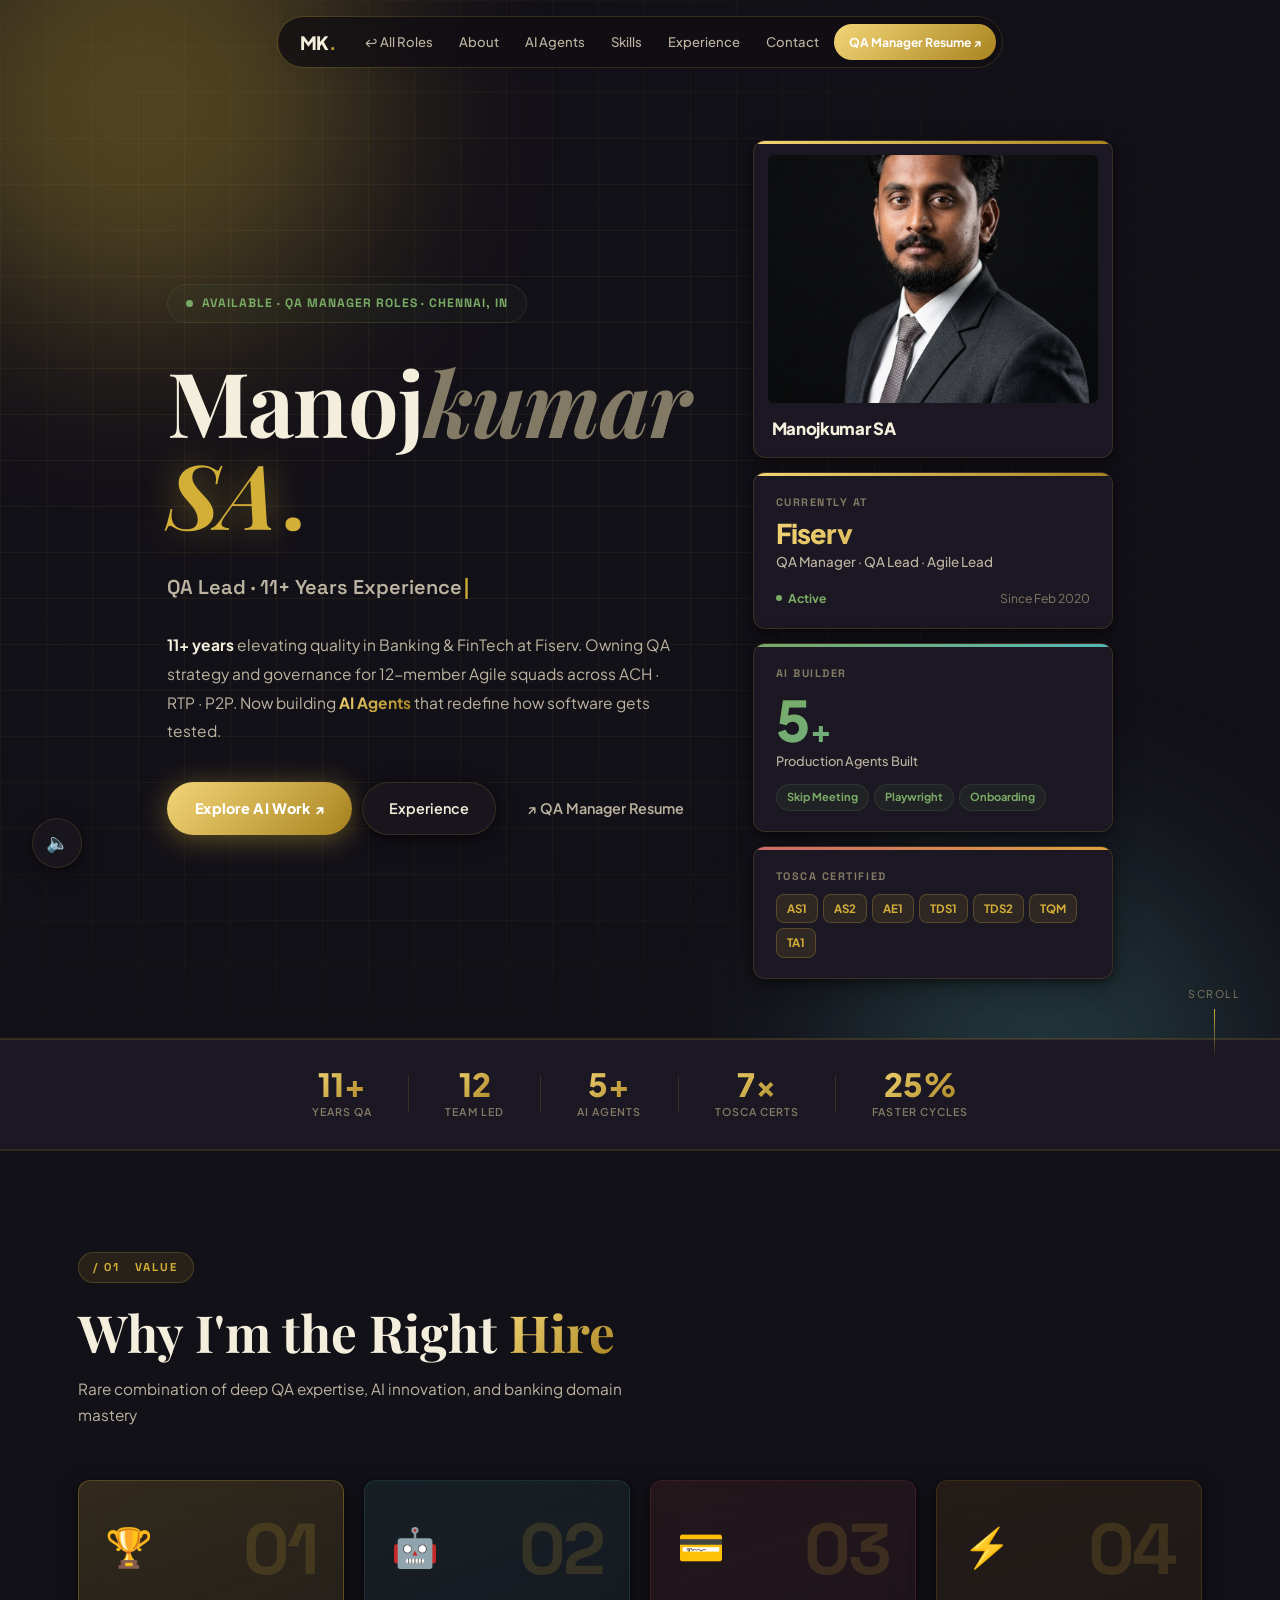
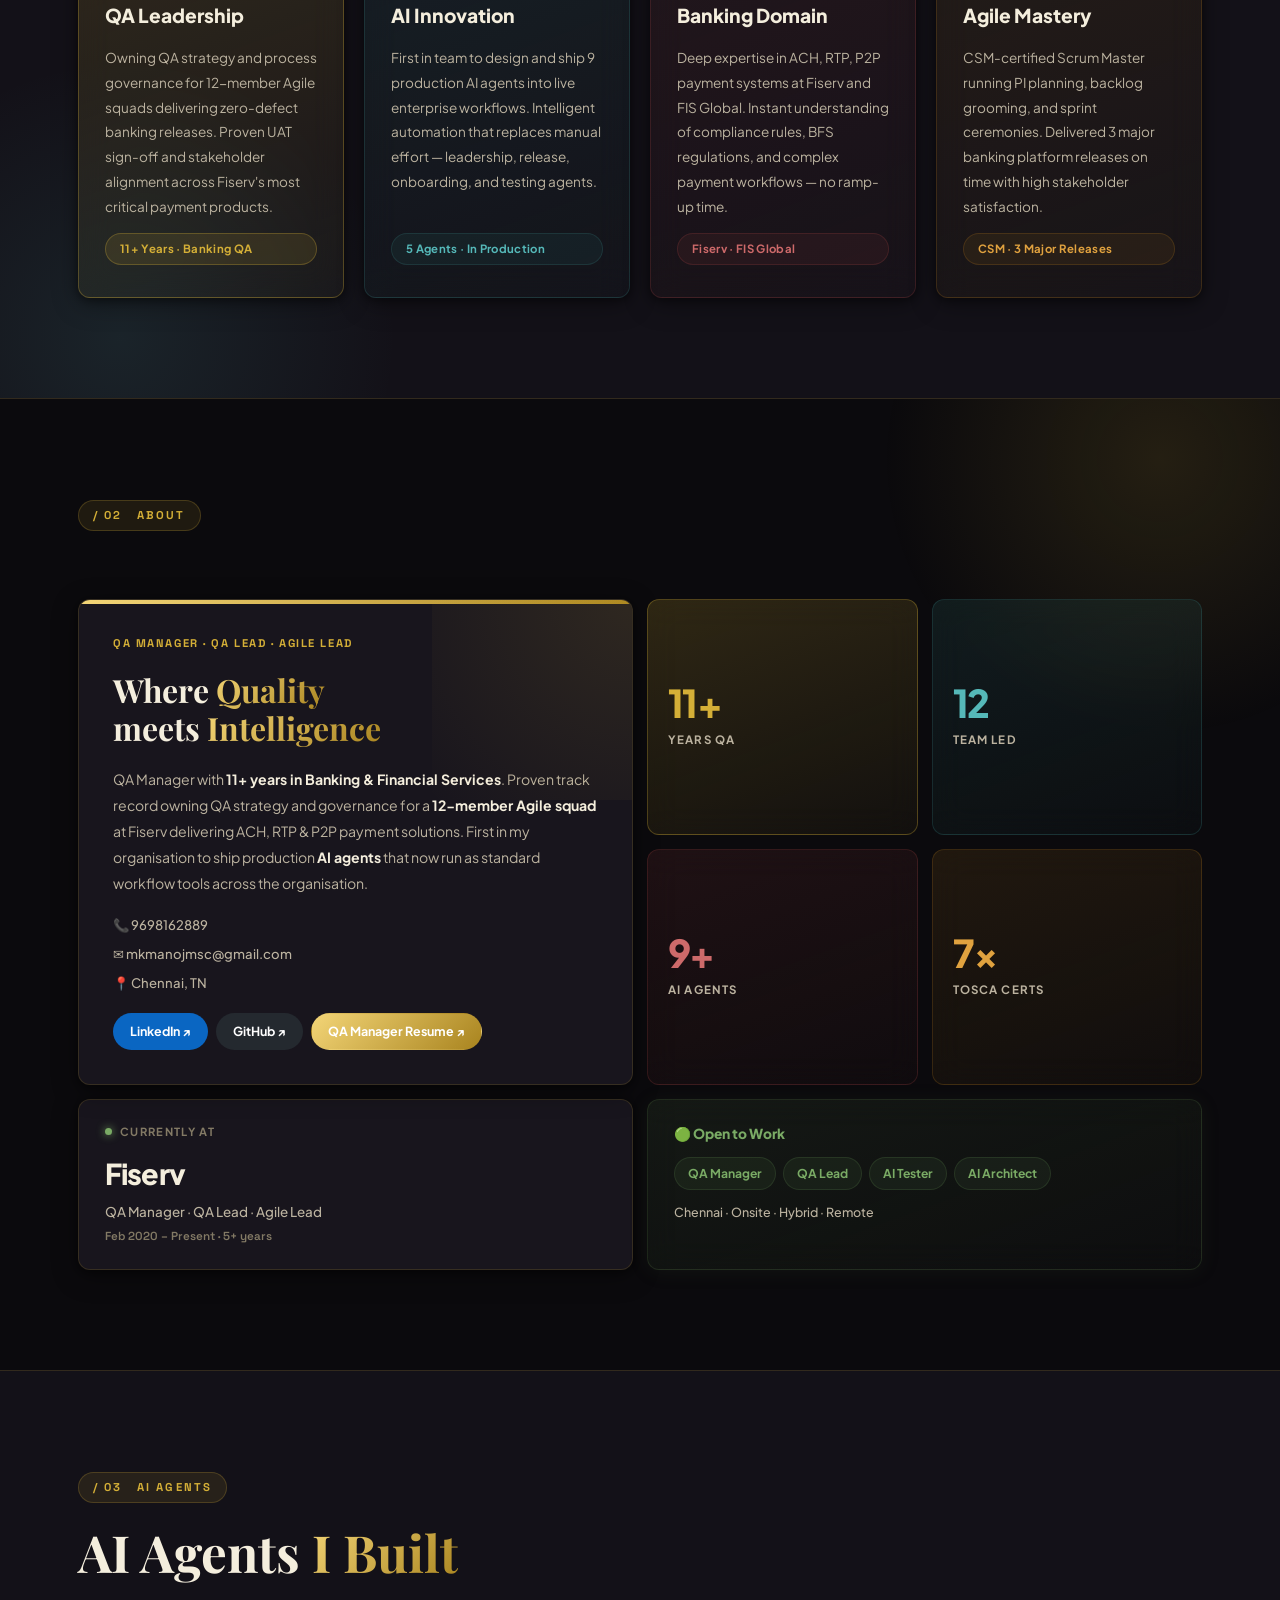
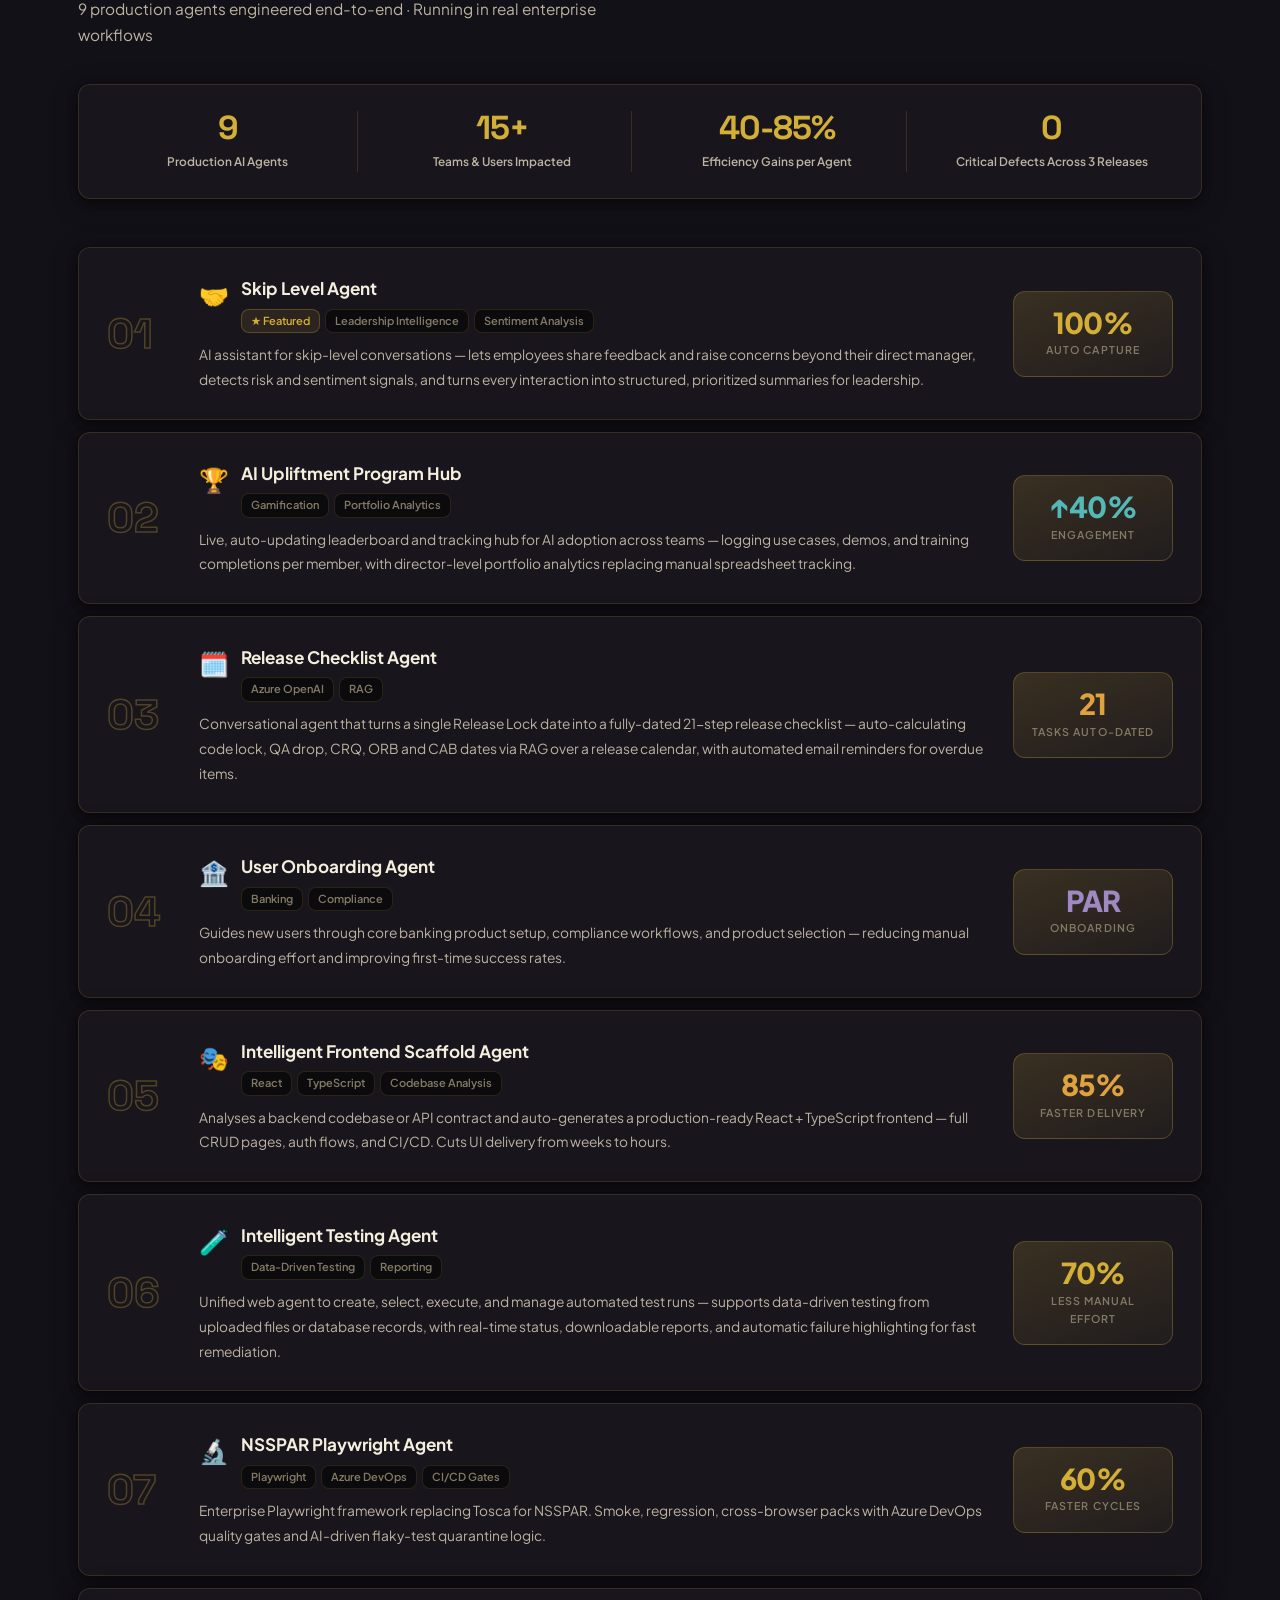
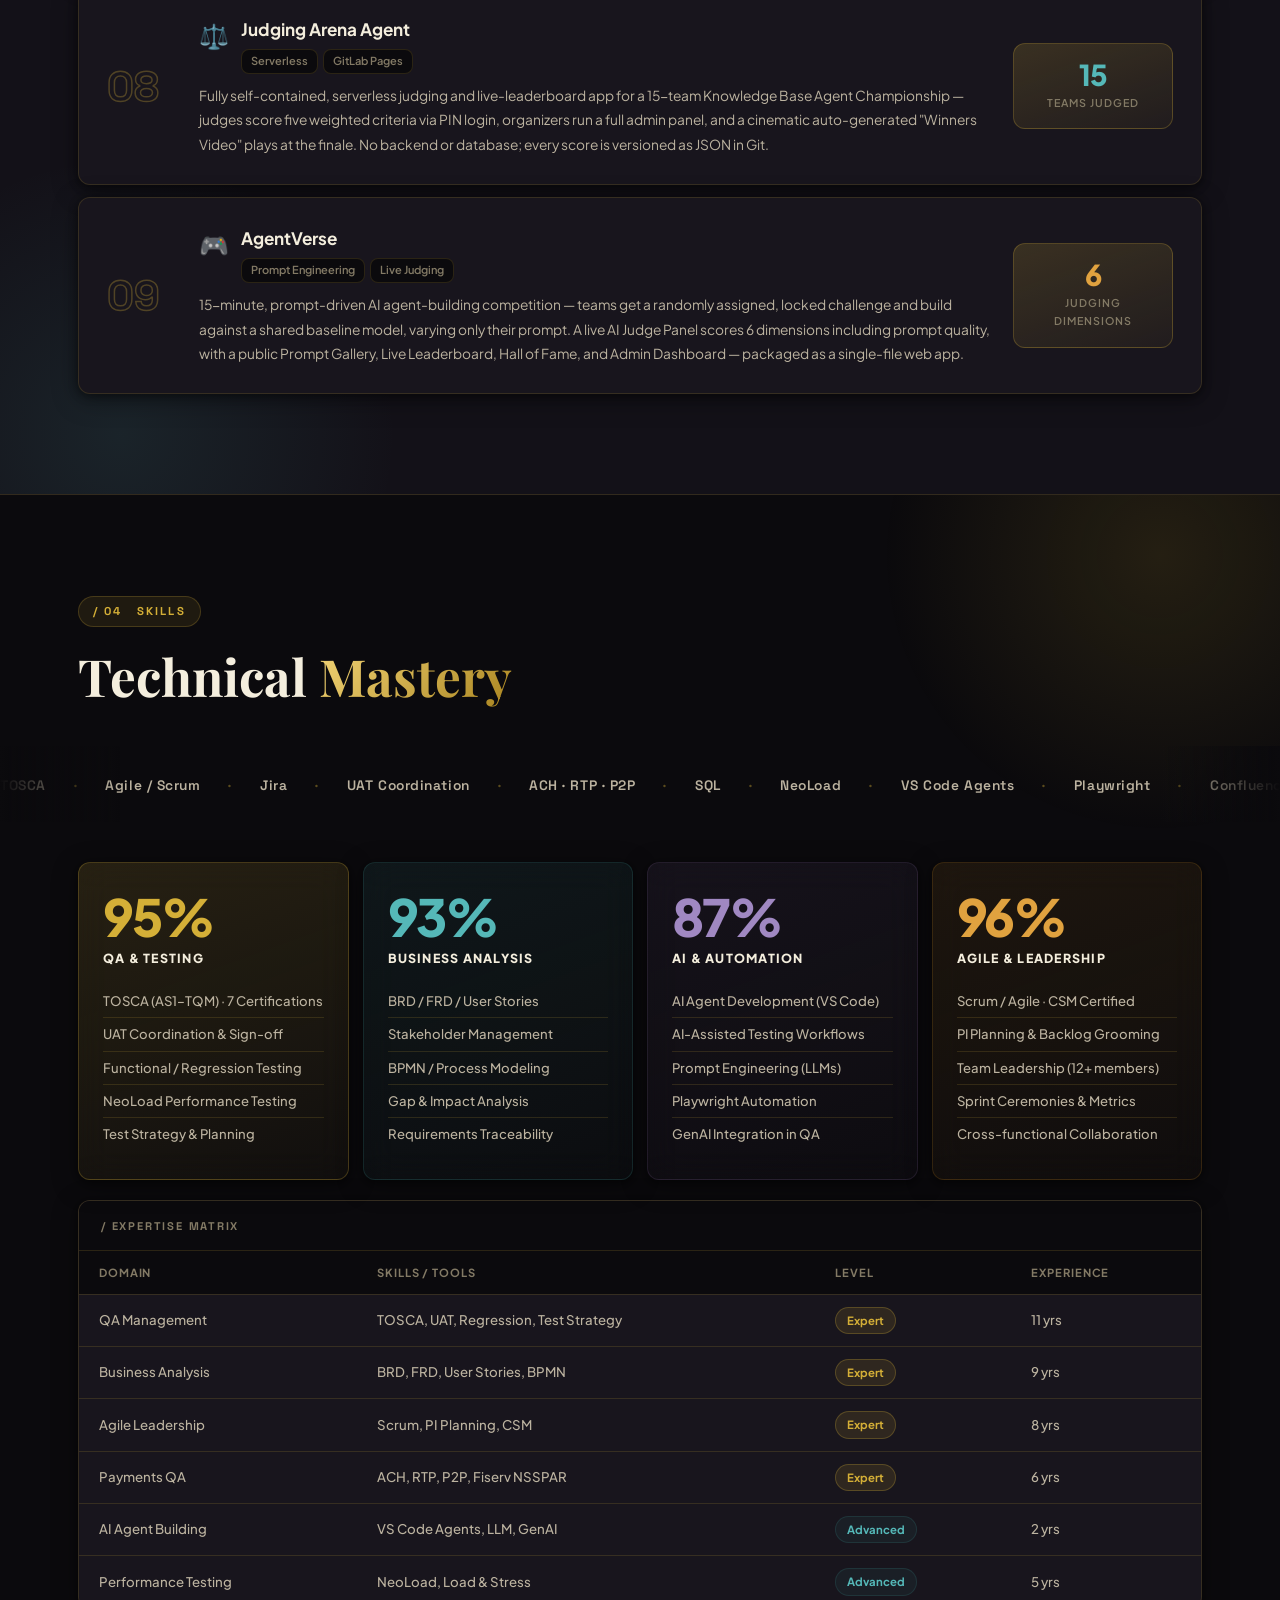
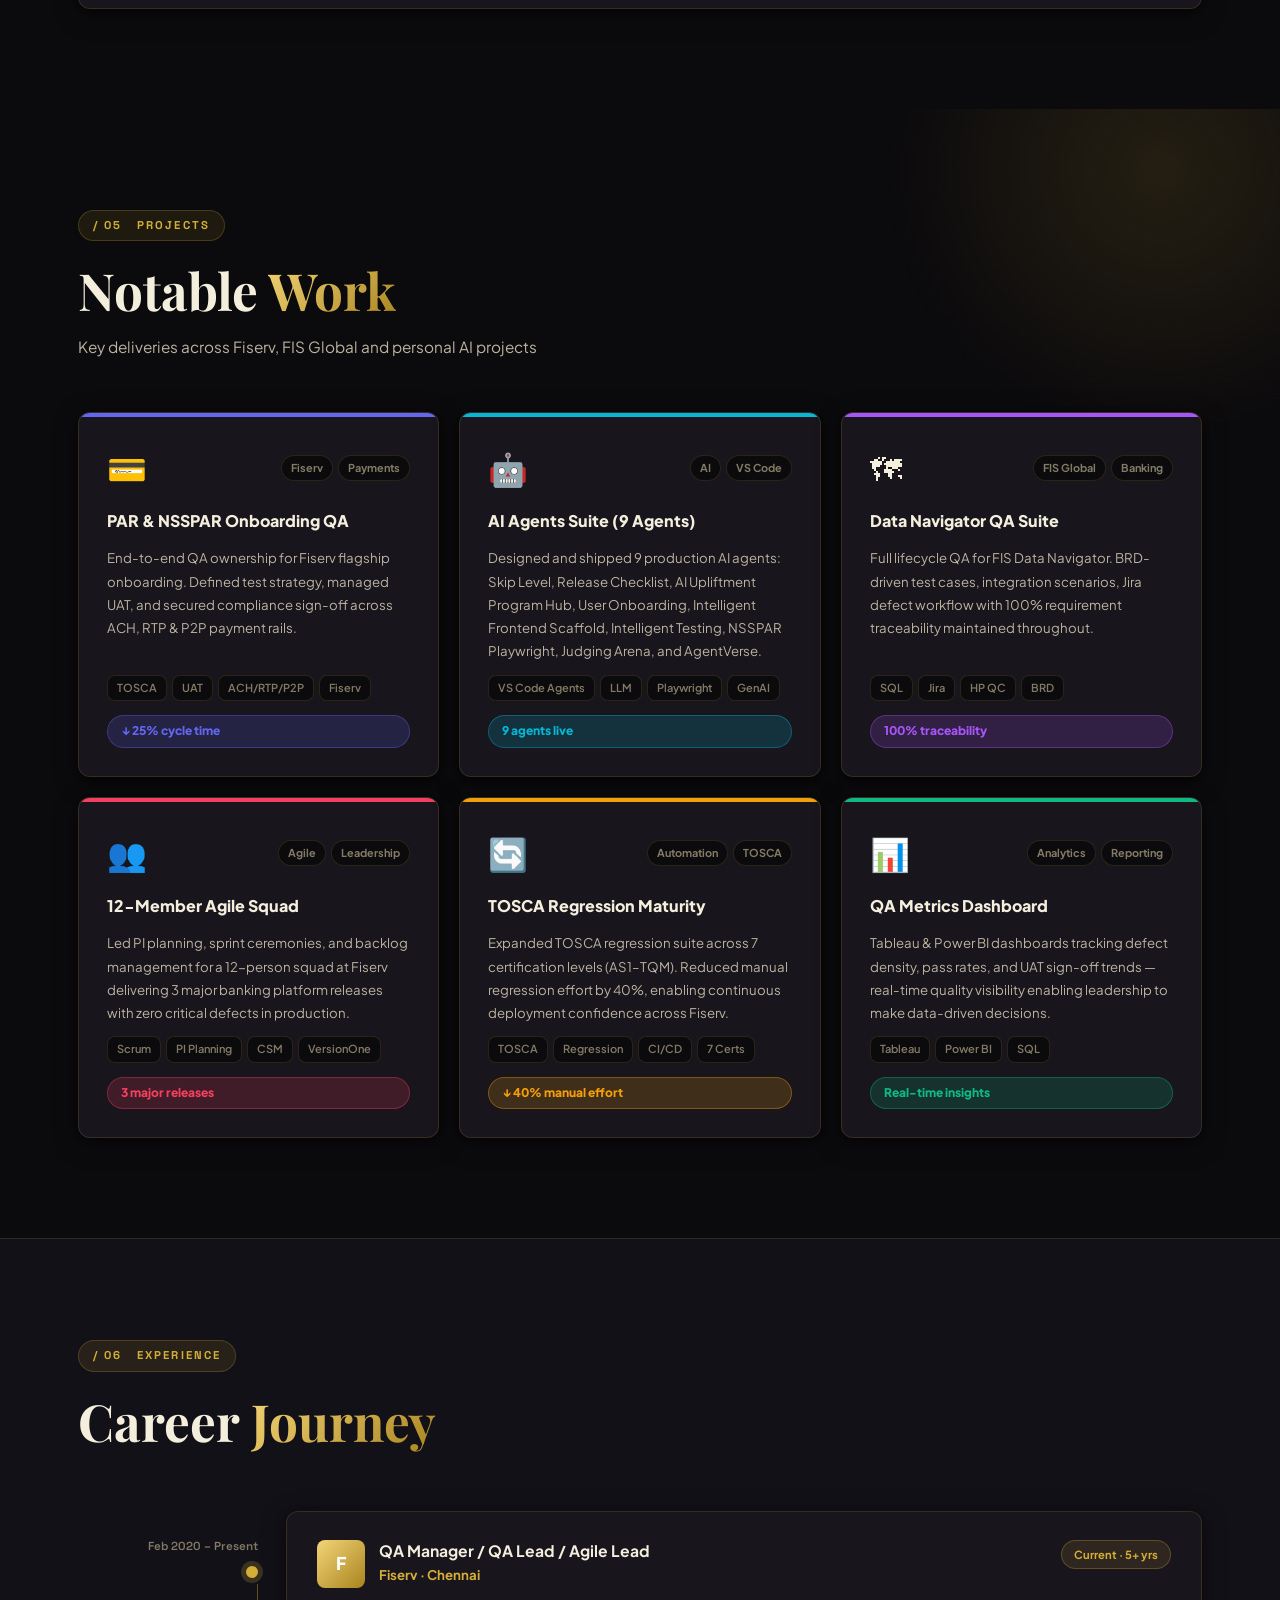
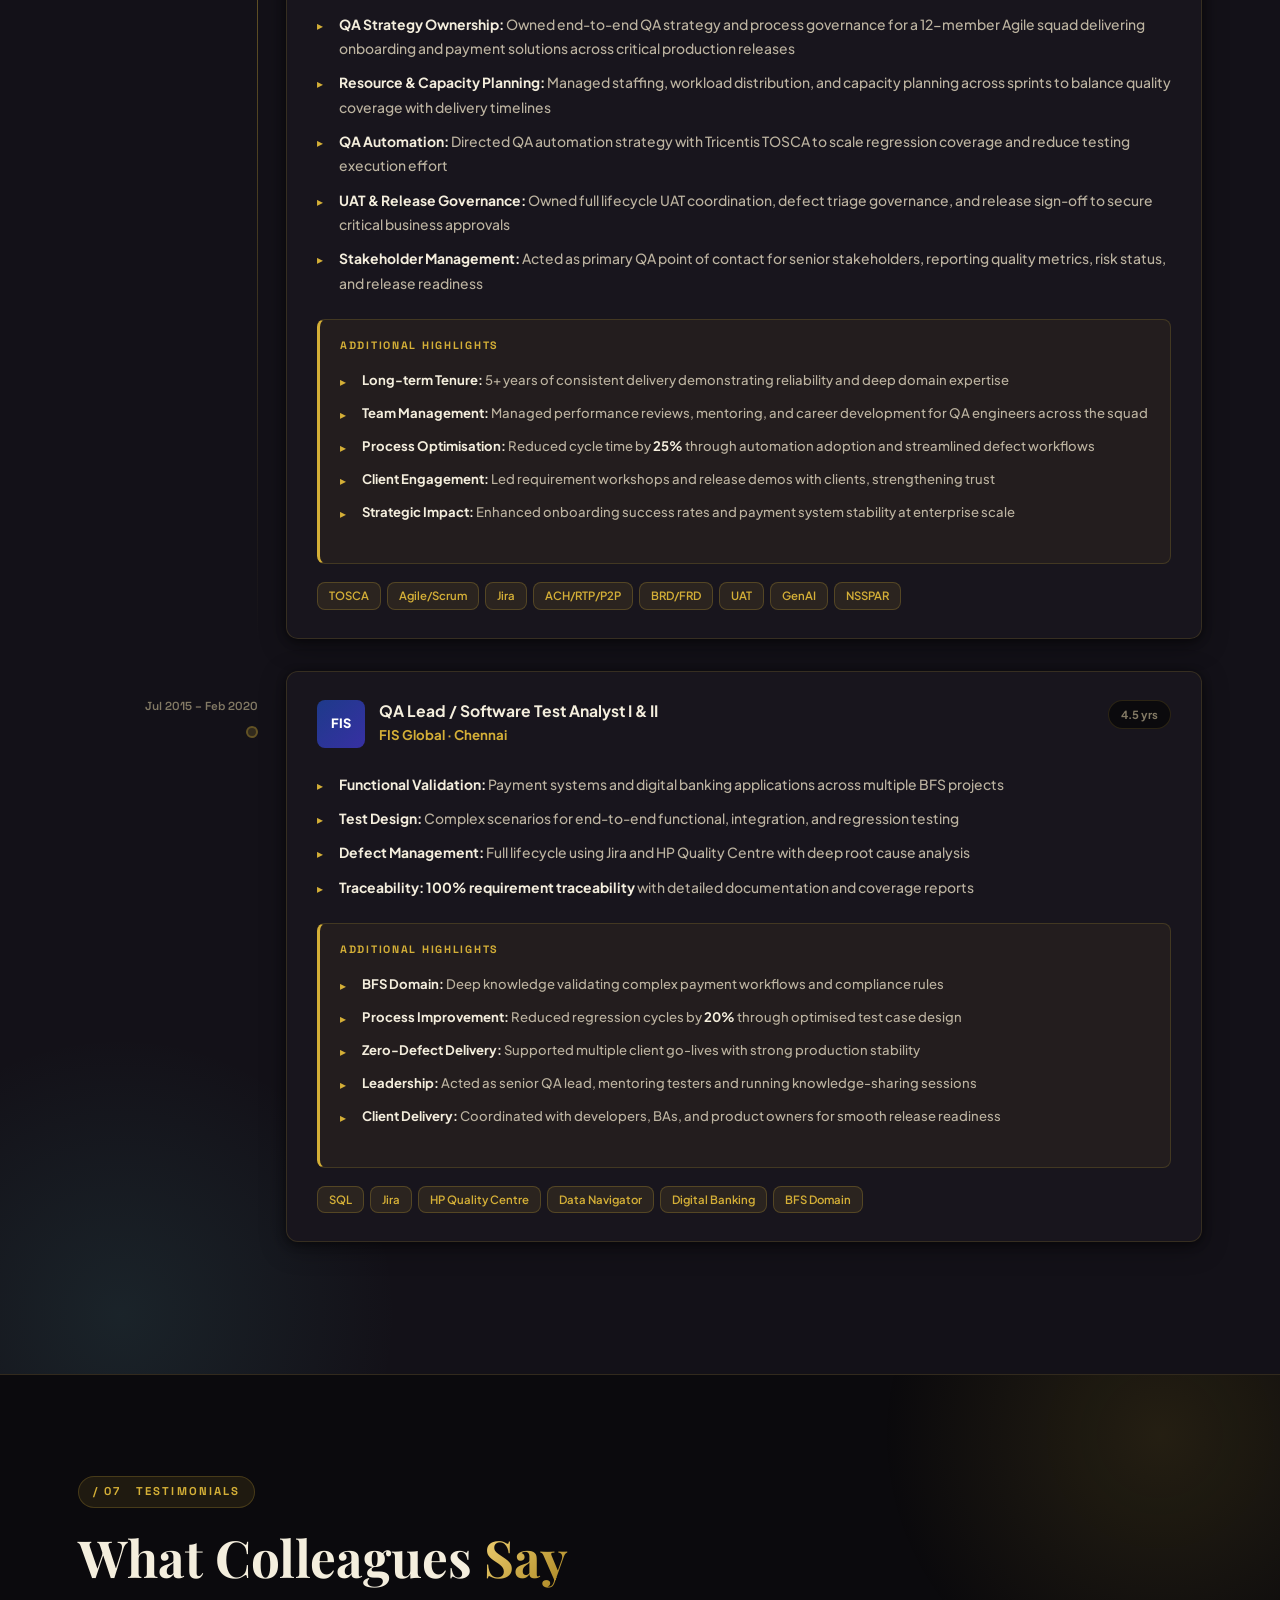
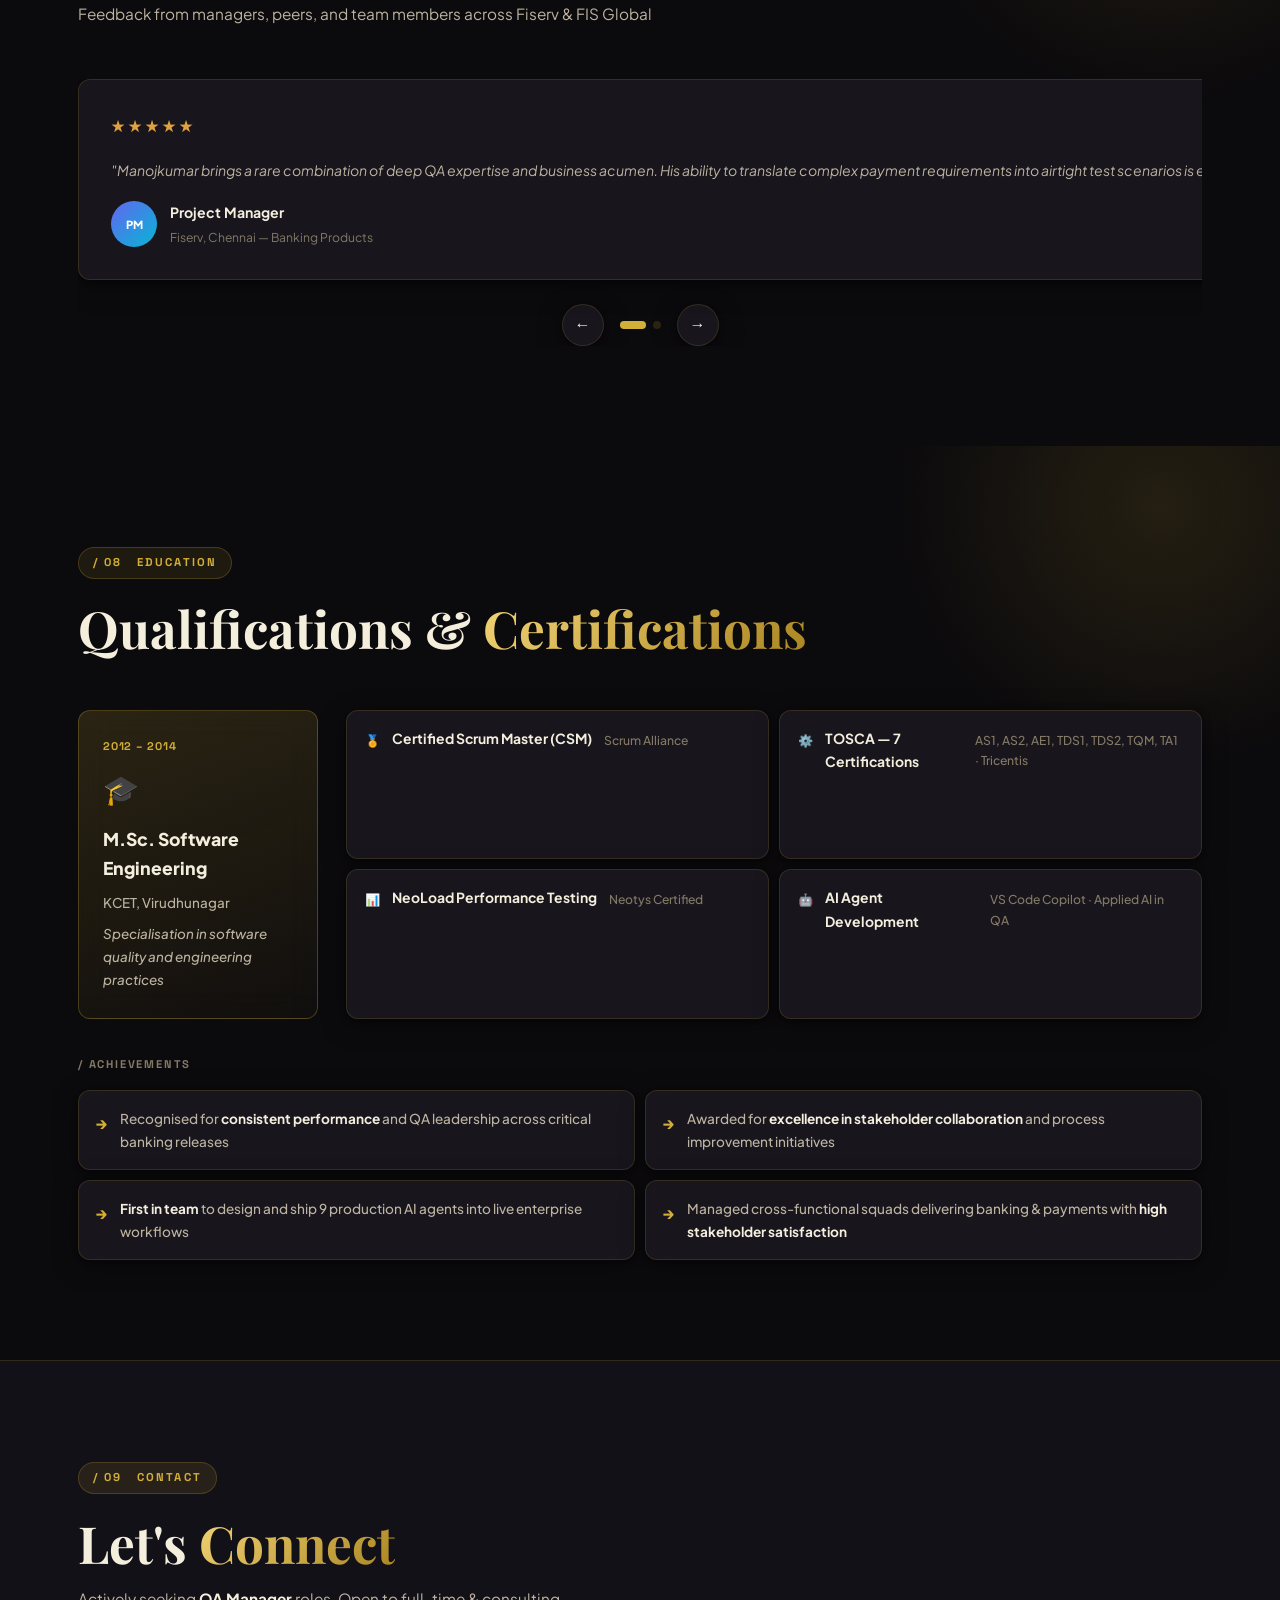
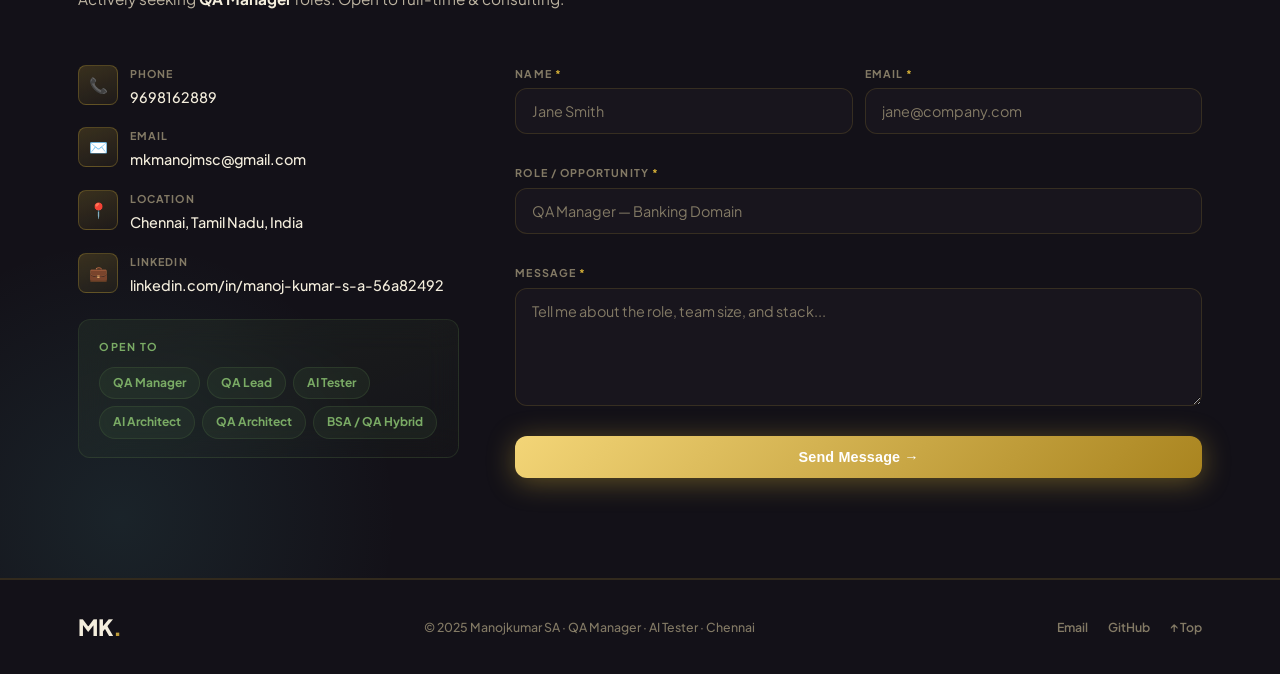
<file: index-qa-manager.html>
<!DOCTYPE html>
<html lang="en">
<head>
  <meta charset="UTF-8"/>
<meta name="viewport" content="width=device-width, initial-scale=1.0">
  <title>Manojkumar SA — QA Manager · QA Strategy &amp; Governance Leader</title>
  <meta name="description" content="QA Manager with 11+ years in Banking &amp; FinTech, owning QA strategy and governance for a 12-member Agile squad while shipping 9 production AI agents into live workflows."/>
  <link rel="icon" type="image/jpeg" href="profile.jpg"/>
  <link rel="canonical" href="https://manojkumar1792.github.io/Manojkumar-Portfolio/index-qa-manager.html"/>
  <meta property="og:type" content="website"/>
  <meta property="og:title" content="Manojkumar SA — QA Manager · QA Strategy &amp; Governance Leader"/>
  <meta property="og:description" content="QA Manager owning QA strategy and governance for a 12-member Agile squad while shipping 9 production AI agents."/>
  <meta property="og:image" content="https://manojkumar1792.github.io/Manojkumar-Portfolio/profile.jpg"/>
  <meta property="og:url" content="https://manojkumar1792.github.io/Manojkumar-Portfolio/index-qa-manager.html"/>
  <meta name="twitter:card" content="summary_large_image"/>
  <meta name="twitter:title" content="Manojkumar SA — QA Manager · QA Strategy &amp; Governance Leader"/>
  <meta name="twitter:description" content="QA Manager owning strategy &amp; governance, shipping 9 production AI agents into live workflows."/>
  <meta name="twitter:image" content="https://manojkumar1792.github.io/Manojkumar-Portfolio/profile.jpg"/>
  <link rel="preconnect" href="https://fonts.googleapis.com"/>
  <link rel="preconnect" href="https://fonts.gstatic.com" crossorigin/>
  <link href="https://fonts.googleapis.com/css2?family=Playfair+Display:ital,wght@0,500;0,600;0,700;0,800;0,900;1,600&family=Plus+Jakarta+Sans:ital,wght@0,300;0,400;0,500;0,600;0,700;0,800;1,400&family=Space+Grotesk:wght@400;500;600;700&display=swap" rel="stylesheet"/>
  <link rel="stylesheet" href="style.css?v=4"/>
</head>
<body>

<!-- Scroll progress & cursor -->
<div id="scrollBar" class="scroll-bar"></div>
<div id="cursorGlow" class="cursor-glow"></div>

<!-- NAV: centered pill -->
<nav id="nav">
  <div class="nav-pill">
    <a href="#hero" class="nav-logo">MK<span>.</span></a>
    <ul class="nav-links" id="navLinks">
      <li><a href="index.html">↩ All Roles</a></li>
      <li><a href="#about">About</a></li>
      <li><a href="#ai-agents">AI Agents</a></li>
      <li><a href="#skills">Skills</a></li>
      <li><a href="#experience">Experience</a></li>
      <li><a href="#contact">Contact</a></li>
    </ul>
    <a href="resume-qa-manager.html" target="_blank" class="nav-resume">QA Manager Resume ↗</a>
    <button class="burger" id="burger" aria-label="Menu"><span></span><span></span><span></span></button>
  </div>
</nav>

<!-- HERO -->
<section class="hero" id="hero">
  <div class="hero-grid-bg"></div>
  <div class="hero-glow g1"></div>
  <div class="hero-glow g2"></div>

  <div class="hero-layout">
    <!-- LEFT -->
    <div class="hero-left">
      <div class="hero-avail">
        <span class="avail-dot"></span>
        Available · QA Manager Roles · Chennai, IN
      </div>

      <h1 class="hero-name">
        <span class="hn-top">Manoj<span class="hn-dim">kumar</span></span>
        <span class="hn-bot"><span class="hn-grad">SA</span><span class="hn-dot">.</span></span>
      </h1>

      <div class="hero-role-wrap">
        <span id="typedRole"></span><span class="role-cursor">|</span>
      </div>

      <p class="hero-desc">
        <strong>11+ years</strong> elevating quality in Banking &amp; FinTech at Fiserv.
        Owning QA strategy and governance for 12-member Agile squads across ACH · RTP · P2P.
        Now building <strong class="hero-ai-label">AI Agents</strong> that
        redefine how software gets tested.
      </p>

      <div class="hero-actions">
        <a href="#ai-agents" class="btn-neon">Explore AI Work ↗</a>
        <a href="#experience" class="btn-outline">Experience</a>
        <a href="resume-qa-manager.html" target="_blank" class="btn-ghost">↗ QA Manager Resume</a>
      </div>
    </div>

    <!-- RIGHT: floating info cards -->
    <div class="hero-right">
      <div class="hf-card hero-photo-card">
        <img class="hero-photo" src="profile.jpg" alt="Manojkumar SA"/>
        <div class="hero-photo-name">Manojkumar SA</div>
      </div>
      <div class="hf-card hfc-top float-a">
        <div class="hfc-eyebrow">Currently at</div>
        <div class="hfc-co">Fiserv</div>
        <div class="hfc-role">QA Manager · QA Lead · Agile Lead</div>
        <div class="hfc-footer">
          <span class="hfc-live"><span></span>Active</span>
          <span>Since Feb 2020</span>
        </div>
      </div>

      <div class="hf-card hfc-mid float-b">
        <div class="hfc-eyebrow">AI Builder</div>
        <div class="hfc-big">5<span>+</span></div>
        <div class="hfc-sub">Production Agents Built</div>
        <div class="hfc-tags">
          <span>Skip Meeting</span><span>Playwright</span><span>Onboarding</span>
        </div>
      </div>

      <div class="hf-card hfc-bot float-c">
        <div class="hfc-eyebrow">TOSCA Certified</div>
        <div class="hfc-certs">
          <span>AS1</span><span>AS2</span><span>AE1</span><span>TDS1</span>
          <span>TDS2</span><span>TQM</span><span>TA1</span>
        </div>
      </div>
    </div>
  </div>

  <!-- KPI strip -->
  <div class="hero-kpis">
    <div class="hk"><span class="hk-n">11+</span><span class="hk-l">Years QA</span></div>
    <div class="hk-sep"></div>
    <div class="hk"><span class="hk-n">12</span><span class="hk-l">Team Led</span></div>
    <div class="hk-sep"></div>
    <div class="hk"><span class="hk-n">9+</span><span class="hk-l">AI Agents</span></div>
    <div class="hk-sep"></div>
    <div class="hk"><span class="hk-n">7×</span><span class="hk-l">TOSCA Certs</span></div>
    <div class="hk-sep"></div>
    <div class="hk"><span class="hk-n">25%</span><span class="hk-l">Faster Cycles</span></div>
  </div>

  <a class="hero-scroll" href="#about"><span>scroll</span><div class="hs-line"></div></a>
</section>

<!-- WHY HIRE ME -->
<section class="section s-alt" id="value">
  <div class="container">
    <div class="sec-label">/ 01 &nbsp; Value</div>
    <h2 class="sec-h2">Why I'm the Right <span class="text-grad">Hire</span></h2>
    <p class="sec-sub">Rare combination of deep QA expertise, AI innovation, and banking domain mastery</p>
    <div class="vp-grid">

      <div class="vp-card vc-indigo reveal">
        <div class="vp-top"><span class="vp-ico">🏆</span><span class="vp-num">01</span></div>
        <h3>QA Leadership</h3>
        <p>Owning QA strategy and process governance for 12-member Agile squads delivering zero-defect banking releases. Proven UAT sign-off and stakeholder alignment across Fiserv's most critical payment products.</p>
        <span class="vp-badge">11+ Years · Banking QA</span>
      </div>

      <div class="vp-card vc-cyan reveal">
        <div class="vp-top"><span class="vp-ico">🤖</span><span class="vp-num">02</span></div>
        <h3>AI Innovation</h3>
        <p>First in team to design and ship 9 production AI agents into live enterprise workflows. Intelligent automation that replaces manual effort — leadership, release, onboarding, and testing agents.</p>
        <span class="vp-badge">5 Agents · In Production</span>
      </div>

      <div class="vp-card vc-rose reveal">
        <div class="vp-top"><span class="vp-ico">💳</span><span class="vp-num">03</span></div>
        <h3>Banking Domain</h3>
        <p>Deep expertise in ACH, RTP, P2P payment systems at Fiserv and FIS Global. Instant understanding of compliance rules, BFS regulations, and complex payment workflows — no ramp-up time.</p>
        <span class="vp-badge">Fiserv · FIS Global</span>
      </div>

      <div class="vp-card vc-amber reveal">
        <div class="vp-top"><span class="vp-ico">⚡</span><span class="vp-num">04</span></div>
        <h3>Agile Mastery</h3>
        <p>CSM-certified Scrum Master running PI planning, backlog grooming, and sprint ceremonies. Delivered 3 major banking platform releases on time with high stakeholder satisfaction.</p>
        <span class="vp-badge">CSM · 3 Major Releases</span>
      </div>

    </div>
  </div>
</section>

<!-- ABOUT BENTO -->
<section class="section" id="about">
  <div class="container">
    <div class="sec-label">/ 02 &nbsp; About</div>

    <div class="bento">
      <!-- Bio card — 2×2 -->
      <div class="bento-bio reveal">
        <div class="bb-tag">QA Manager · QA Lead · Agile Lead</div>
        <h2 class="bb-h">Where <em>Quality</em><br/>meets <em>Intelligence</em></h2>
        <p class="bb-body">QA Manager with <strong>11+ years in Banking &amp; Financial Services</strong>.
        Proven track record owning QA strategy and governance for a <strong>12-member Agile squad</strong> at Fiserv delivering
        ACH, RTP &amp; P2P payment solutions. First in my organisation to ship
        production <strong>AI agents</strong> that now run as standard workflow tools across the organisation.</p>
        <div class="bb-contacts">
          <a href="tel:9698162889" class="bbc">📞 9698162889</a>
          <a href="mailto:mkmanojmsc@gmail.com" class="bbc">✉ mkmanojmsc@gmail.com</a>
          <span class="bbc">📍 Chennai, TN</span>
        </div>
        <div class="bb-soc">
          <a href="https://www.linkedin.com/in/manoj-kumar-s-a-56a82492/" target="_blank" rel="noopener" class="bbsoc linkedin">LinkedIn ↗</a>
          <a href="https://github.com/Manojkumar1792" target="_blank" rel="noopener" class="bbsoc github">GitHub ↗</a>
          <a href="resume-qa-manager.html" target="_blank" class="bbsoc resume">QA Manager Resume ↗</a>
        </div>
      </div>

      <!-- Stat cards -->
      <div class="bento-stat s1 reveal"><span class="bs-n neon">11+</span><span class="bs-l">Years QA</span></div>
      <div class="bento-stat s2 reveal"><span class="bs-n blue">12</span><span class="bs-l">Team Led</span></div>
      <div class="bento-stat s3 reveal"><span class="bs-n purple">9+</span><span class="bs-l">AI Agents</span></div>
      <div class="bento-stat s4 reveal"><span class="bs-n amber">7×</span><span class="bs-l">TOSCA Certs</span></div>

      <!-- Currently at -->
      <div class="bento-curr reveal">
        <div class="bc-ind"><span class="bc-live"></span>Currently at</div>
        <div class="bc-name">Fiserv</div>
        <div class="bc-role">QA Manager · QA Lead · Agile Lead</div>
        <div class="bc-since">Feb 2020 – Present · 5+ years</div>
      </div>

      <!-- Open to work -->
      <div class="bento-open reveal">
        <div class="bo-badge">🟢 Open to Work</div>
        <div class="bo-roles">
          <span>QA Manager</span><span>QA Lead</span><span>AI Tester</span><span>AI Architect</span>
        </div>
        <div class="bo-loc">Chennai · Onsite · Hybrid · Remote</div>
      </div>
    </div>
  </div>
</section>

<!-- AI AGENTS -->
<section class="section s-alt" id="ai-agents">
  <div class="container">
    <div class="sec-label">/ 03 &nbsp; AI Agents</div>
    <h2 class="sec-h2">AI Agents <span class="text-grad">I Built</span></h2>
    <p class="sec-sub">9 production agents engineered end-to-end · Running in real enterprise workflows</p>

    <div class="impact-strip reveal">
      <div class="impact-item">
        <span class="impact-n">9</span>
        <span class="impact-l">Production AI Agents</span>
      </div>
      <div class="impact-item">
        <span class="impact-n">15+</span>
        <span class="impact-l">Teams &amp; Users Impacted</span>
      </div>
      <div class="impact-item">
        <span class="impact-n">40-85%</span>
        <span class="impact-l">Efficiency Gains per Agent</span>
      </div>
      <div class="impact-item">
        <span class="impact-n">0</span>
        <span class="impact-l">Critical Defects Across 3 Releases</span>
      </div>
    </div>

    <div class="agents-list">

      <div class="agent-card reveal">
        <div class="ac-num">01</div>
        <div class="ac-body">
          <div class="ac-head">
            <span class="ac-ico">🤝</span>
            <div>
              <h3>Skip Level Agent</h3>
              <div class="ac-tags"><span class="act star">★ Featured</span><span class="act">Leadership Intelligence</span><span class="act">Sentiment Analysis</span></div>
            </div>
          </div>
          <p>AI assistant for skip-level conversations — lets employees share feedback and raise concerns beyond their direct manager, detects risk and sentiment signals, and turns every interaction into structured, prioritized summaries for leadership.</p>
        </div>
        <div class="ac-metric">
          <div class="am-val">100%</div>
          <div class="am-label">Auto Capture</div>
        </div>
      </div>

      <div class="agent-card reveal">
        <div class="ac-num">02</div>
        <div class="ac-body">
          <div class="ac-head">
            <span class="ac-ico">🏆</span>
            <div>
              <h3>AI Upliftment Program Hub</h3>
              <div class="ac-tags"><span class="act">Gamification</span><span class="act">Portfolio Analytics</span></div>
            </div>
          </div>
          <p>Live, auto-updating leaderboard and tracking hub for AI adoption across teams — logging use cases, demos, and training completions per member, with director-level portfolio analytics replacing manual spreadsheet tracking.</p>
        </div>
        <div class="ac-metric">
          <div class="am-val blue">↑40%</div>
          <div class="am-label">Engagement</div>
        </div>
      </div>

      <div class="agent-card reveal">
        <div class="ac-num">03</div>
        <div class="ac-body">
          <div class="ac-head">
            <span class="ac-ico">🗓️</span>
            <div>
              <h3>Release Checklist Agent</h3>
              <div class="ac-tags"><span class="act">Azure OpenAI</span><span class="act">RAG</span></div>
            </div>
          </div>
          <p>Conversational agent that turns a single Release Lock date into a fully-dated 21-step release checklist — auto-calculating code lock, QA drop, CRQ, ORB and CAB dates via RAG over a release calendar, with automated email reminders for overdue items.</p>
        </div>
        <div class="ac-metric">
          <div class="am-val amber">21</div>
          <div class="am-label">Tasks Auto-Dated</div>
        </div>
      </div>

      <div class="agent-card reveal">
        <div class="ac-num">04</div>
        <div class="ac-body">
          <div class="ac-head">
            <span class="ac-ico">🏦</span>
            <div>
              <h3>User Onboarding Agent</h3>
              <div class="ac-tags"><span class="act">Banking</span><span class="act">Compliance</span></div>
            </div>
          </div>
          <p>Guides new users through core banking product setup, compliance workflows, and product selection — reducing manual onboarding effort and improving first-time success rates.</p>
        </div>
        <div class="ac-metric">
          <div class="am-val purple">PAR</div>
          <div class="am-label">Onboarding</div>
        </div>
      </div>

      <div class="agent-card reveal">
        <div class="ac-num">05</div>
        <div class="ac-body">
          <div class="ac-head">
            <span class="ac-ico">🎭</span>
            <div>
              <h3>Intelligent Frontend Scaffold Agent</h3>
              <div class="ac-tags"><span class="act">React</span><span class="act">TypeScript</span><span class="act">Codebase Analysis</span></div>
            </div>
          </div>
          <p>Analyses a backend codebase or API contract and auto-generates a production-ready React + TypeScript frontend — full CRUD pages, auth flows, and CI/CD. Cuts UI delivery from weeks to hours.</p>
        </div>
        <div class="ac-metric">
          <div class="am-val amber">85%</div>
          <div class="am-label">Faster Delivery</div>
        </div>
      </div>

      <div class="agent-card reveal">
        <div class="ac-num">06</div>
        <div class="ac-body">
          <div class="ac-head">
            <span class="ac-ico">🧪</span>
            <div>
              <h3>Intelligent Testing Agent</h3>
              <div class="ac-tags"><span class="act">Data-Driven Testing</span><span class="act">Reporting</span></div>
            </div>
          </div>
          <p>Unified web agent to create, select, execute, and manage automated test runs — supports data-driven testing from uploaded files or database records, with real-time status, downloadable reports, and automatic failure highlighting for fast remediation.</p>
        </div>
        <div class="ac-metric">
          <div class="am-val">70%</div>
          <div class="am-label">Less Manual Effort</div>
        </div>
      </div>

      <div class="agent-card reveal">
        <div class="ac-num">07</div>
        <div class="ac-body">
          <div class="ac-head">
            <span class="ac-ico">🔬</span>
            <div>
              <h3>NSSPAR Playwright Agent</h3>
              <div class="ac-tags"><span class="act">Playwright</span><span class="act">Azure DevOps</span><span class="act">CI/CD Gates</span></div>
            </div>
          </div>
          <p>Enterprise Playwright framework replacing Tosca for NSSPAR. Smoke, regression, cross-browser packs with Azure DevOps quality gates and AI-driven flaky-test quarantine logic.</p>
        </div>
        <div class="ac-metric">
          <div class="am-val">60%</div>
          <div class="am-label">Faster Cycles</div>
        </div>
      </div>

      <div class="agent-card reveal">
        <div class="ac-num">08</div>
        <div class="ac-body">
          <div class="ac-head">
            <span class="ac-ico">⚖️</span>
            <div>
              <h3>Judging Arena Agent</h3>
              <div class="ac-tags"><span class="act">Serverless</span><span class="act">GitLab Pages</span></div>
            </div>
          </div>
          <p>Fully self-contained, serverless judging and live-leaderboard app for a 15-team Knowledge Base Agent Championship — judges score five weighted criteria via PIN login, organizers run a full admin panel, and a cinematic auto-generated "Winners Video" plays at the finale. No backend or database; every score is versioned as JSON in Git.</p>
        </div>
        <div class="ac-metric">
          <div class="am-val blue">15</div>
          <div class="am-label">Teams Judged</div>
        </div>
      </div>

      <div class="agent-card reveal">
        <div class="ac-num">09</div>
        <div class="ac-body">
          <div class="ac-head">
            <span class="ac-ico">🎮</span>
            <div>
              <h3>AgentVerse</h3>
              <div class="ac-tags"><span class="act">Prompt Engineering</span><span class="act">Live Judging</span></div>
            </div>
          </div>
          <p>15-minute, prompt-driven AI agent-building competition — teams get a randomly assigned, locked challenge and build against a shared baseline model, varying only their prompt. A live AI Judge Panel scores 6 dimensions including prompt quality, with a public Prompt Gallery, Live Leaderboard, Hall of Fame, and Admin Dashboard — packaged as a single-file web app.</p>
        </div>
        <div class="ac-metric">
          <div class="am-val amber">6</div>
          <div class="am-label">Judging Dimensions</div>
        </div>
      </div>

    </div>
  </div>
</section>

<!-- SKILLS -->
<section class="section" id="skills">
  <div class="container">
    <div class="sec-label">/ 04 &nbsp; Skills</div>
    <h2 class="sec-h2">Technical <span class="text-grad">Mastery</span></h2>
  </div>

  <!-- Marquee ticker -->
  <div class="ticker-wrap">
    <div class="ticker-track">
      <div class="ticker-inner">
        <span>TOSCA</span><span class="td">·</span><span>Agile / Scrum</span><span class="td">·</span>
        <span>Jira</span><span class="td">·</span><span>UAT Coordination</span><span class="td">·</span>
        <span>ACH · RTP · P2P</span><span class="td">·</span><span>SQL</span><span class="td">·</span>
        <span>NeoLoad</span><span class="td">·</span><span>VS Code Agents</span><span class="td">·</span>
        <span>Playwright</span><span class="td">·</span><span>Confluence</span><span class="td">·</span>
        <span>Power BI</span><span class="td">·</span><span>Tableau</span><span class="td">·</span>
        <span>VersionOne</span><span class="td">·</span><span>BRD / FRD</span><span class="td">·</span>
        <span>TOSCA</span><span class="td">·</span><span>Agile / Scrum</span><span class="td">·</span>
        <span>Jira</span><span class="td">·</span><span>UAT Coordination</span><span class="td">·</span>
        <span>ACH · RTP · P2P</span><span class="td">·</span><span>SQL</span><span class="td">·</span>
        <span>NeoLoad</span><span class="td">·</span><span>VS Code Agents</span><span class="td">·</span>
        <span>Playwright</span><span class="td">·</span><span>Confluence</span><span class="td">·</span>
        <span>Power BI</span><span class="td">·</span><span>Tableau</span><span class="td">·</span>
        <span>VersionOne</span><span class="td">·</span><span>BRD / FRD</span><span class="td">·</span>
      </div>
    </div>
  </div>

  <div class="container">
    <div class="skills-bento">
      <div class="sk-bcard reveal">
        <div class="skb-pct neon">95%</div>
        <div class="skb-cat">QA &amp; Testing</div>
        <ul class="skb-list">
          <li>TOSCA (AS1–TQM) · 7 Certifications</li>
          <li>UAT Coordination &amp; Sign-off</li>
          <li>Functional / Regression Testing</li>
          <li>NeoLoad Performance Testing</li>
          <li>Test Strategy &amp; Planning</li>
        </ul>
      </div>
      <div class="sk-bcard reveal">
        <div class="skb-pct blue">93%</div>
        <div class="skb-cat">Business Analysis</div>
        <ul class="skb-list">
          <li>BRD / FRD / User Stories</li>
          <li>Stakeholder Management</li>
          <li>BPMN / Process Modeling</li>
          <li>Gap &amp; Impact Analysis</li>
          <li>Requirements Traceability</li>
        </ul>
      </div>
      <div class="sk-bcard reveal">
        <div class="skb-pct purple">87%</div>
        <div class="skb-cat">AI &amp; Automation</div>
        <ul class="skb-list">
          <li>AI Agent Development (VS Code)</li>
          <li>AI-Assisted Testing Workflows</li>
          <li>Prompt Engineering (LLMs)</li>
          <li>Playwright Automation</li>
          <li>GenAI Integration in QA</li>
        </ul>
      </div>
      <div class="sk-bcard reveal">
        <div class="skb-pct amber">96%</div>
        <div class="skb-cat">Agile &amp; Leadership</div>
        <ul class="skb-list">
          <li>Scrum / Agile · CSM Certified</li>
          <li>PI Planning &amp; Backlog Grooming</li>
          <li>Team Leadership (12+ members)</li>
          <li>Sprint Ceremonies &amp; Metrics</li>
          <li>Cross-functional Collaboration</li>
        </ul>
      </div>
    </div>

    <div class="matrix-card reveal">
      <div class="mx-label">/ Expertise Matrix</div>
      <table class="mx-table">
        <thead><tr><th>Domain</th><th>Skills / Tools</th><th>Level</th><th>Experience</th></tr></thead>
        <tbody>
          <tr><td>QA Management</td><td>TOSCA, UAT, Regression, Test Strategy</td><td><span class="lv ex">Expert</span></td><td>11 yrs</td></tr>
          <tr><td>Business Analysis</td><td>BRD, FRD, User Stories, BPMN</td><td><span class="lv ex">Expert</span></td><td>9 yrs</td></tr>
          <tr><td>Agile Leadership</td><td>Scrum, PI Planning, CSM</td><td><span class="lv ex">Expert</span></td><td>8 yrs</td></tr>
          <tr><td>Payments QA</td><td>ACH, RTP, P2P, Fiserv NSSPAR</td><td><span class="lv ex">Expert</span></td><td>6 yrs</td></tr>
          <tr><td>AI Agent Building</td><td>VS Code Agents, LLM, GenAI</td><td><span class="lv ad">Advanced</span></td><td>2 yrs</td></tr>
          <tr><td>Performance Testing</td><td>NeoLoad, Load &amp; Stress</td><td><span class="lv ad">Advanced</span></td><td>5 yrs</td></tr>
        </tbody>
      </table>
    </div>
  </div>
</section>

<!-- PROJECTS -->
<section class="section" id="projects">
  <div class="container">
    <div class="sec-label">/ 05 &nbsp; Projects</div>
    <h2 class="sec-h2">Notable <span class="text-grad">Work</span></h2>
    <p class="sec-sub">Key deliveries across Fiserv, FIS Global and personal AI projects</p>
    <div class="proj-grid">

      <div class="proj-card reveal" style="--ac:#6366f1">
        <div class="pc-stripe"></div>
        <div class="pc-head"><span class="pc-ico">💳</span><div class="pc-tags"><span>Fiserv</span><span>Payments</span></div></div>
        <h3>PAR &amp; NSSPAR Onboarding QA</h3>
        <p>End-to-end QA ownership for Fiserv flagship onboarding. Defined test strategy, managed UAT, and secured compliance sign-off across ACH, RTP &amp; P2P payment rails.</p>
        <div class="pc-chips"><span>TOSCA</span><span>UAT</span><span>ACH/RTP/P2P</span><span>Fiserv</span></div>
        <div class="pc-impact" style="--ic:#6366f1">↓ 25% cycle time</div>
      </div>

      <div class="proj-card reveal" style="--ac:#06b6d4">
        <div class="pc-stripe"></div>
        <div class="pc-head"><span class="pc-ico">🤖</span><div class="pc-tags"><span>AI</span><span>VS Code</span></div></div>
        <h3>AI Agents Suite (9 Agents)</h3>
        <p>Designed and shipped 9 production AI agents: Skip Level, Release Checklist, AI Upliftment Program Hub, User Onboarding, Intelligent Frontend Scaffold, Intelligent Testing, NSSPAR Playwright, Judging Arena, and AgentVerse.</p>
        <div class="pc-chips"><span>VS Code Agents</span><span>LLM</span><span>Playwright</span><span>GenAI</span></div>
        <div class="pc-impact" style="--ic:#06b6d4">9 agents live</div>
      </div>

      <div class="proj-card reveal" style="--ac:#a855f7">
        <div class="pc-stripe"></div>
        <div class="pc-head"><span class="pc-ico">🗺</span><div class="pc-tags"><span>FIS Global</span><span>Banking</span></div></div>
        <h3>Data Navigator QA Suite</h3>
        <p>Full lifecycle QA for FIS Data Navigator. BRD-driven test cases, integration scenarios, Jira defect workflow with 100% requirement traceability maintained throughout.</p>
        <div class="pc-chips"><span>SQL</span><span>Jira</span><span>HP QC</span><span>BRD</span></div>
        <div class="pc-impact" style="--ic:#a855f7">100% traceability</div>
      </div>

      <div class="proj-card reveal" style="--ac:#f43f5e">
        <div class="pc-stripe"></div>
        <div class="pc-head"><span class="pc-ico">👥</span><div class="pc-tags"><span>Agile</span><span>Leadership</span></div></div>
        <h3>12-Member Agile Squad</h3>
        <p>Led PI planning, sprint ceremonies, and backlog management for a 12-person squad at Fiserv delivering 3 major banking platform releases with zero critical defects in production.</p>
        <div class="pc-chips"><span>Scrum</span><span>PI Planning</span><span>CSM</span><span>VersionOne</span></div>
        <div class="pc-impact" style="--ic:#f43f5e">3 major releases</div>
      </div>

      <div class="proj-card reveal" style="--ac:#f59e0b">
        <div class="pc-stripe"></div>
        <div class="pc-head"><span class="pc-ico">🔄</span><div class="pc-tags"><span>Automation</span><span>TOSCA</span></div></div>
        <h3>TOSCA Regression Maturity</h3>
        <p>Expanded TOSCA regression suite across 7 certification levels (AS1–TQM). Reduced manual regression effort by 40%, enabling continuous deployment confidence across Fiserv.</p>
        <div class="pc-chips"><span>TOSCA</span><span>Regression</span><span>CI/CD</span><span>7 Certs</span></div>
        <div class="pc-impact" style="--ic:#f59e0b">↓ 40% manual effort</div>
      </div>

      <div class="proj-card reveal" style="--ac:#10b981">
        <div class="pc-stripe"></div>
        <div class="pc-head"><span class="pc-ico">📊</span><div class="pc-tags"><span>Analytics</span><span>Reporting</span></div></div>
        <h3>QA Metrics Dashboard</h3>
        <p>Tableau &amp; Power BI dashboards tracking defect density, pass rates, and UAT sign-off trends — real-time quality visibility enabling leadership to make data-driven decisions.</p>
        <div class="pc-chips"><span>Tableau</span><span>Power BI</span><span>SQL</span></div>
        <div class="pc-impact" style="--ic:#10b981">Real-time insights</div>
      </div>

    </div>
  </div>
</section>

<!-- EXPERIENCE -->
<section class="section s-alt" id="experience">
  <div class="container">
    <div class="sec-label">/ 06 &nbsp; Experience</div>
    <h2 class="sec-h2">Career <span class="text-grad">Journey</span></h2>

    <div class="timeline">

      <div class="tl-item reveal">
        <div class="tl-left">
          <div class="tl-period">Feb 2020 – Present</div>
          <div class="tl-node active"></div>
          <div class="tl-line"></div>
        </div>
        <div class="tl-card">
          <div class="tl-head">
            <div class="tl-logo">F</div>
            <div class="tl-info">
              <h3>QA Manager / QA Lead / Agile Lead</h3>
              <div class="tl-co">Fiserv · Chennai</div>
            </div>
            <span class="tl-badge curr">Current · 5+ yrs</span>
          </div>
          <ul class="tl-points">
            <li><strong>QA Strategy Ownership:</strong> Owned end-to-end QA strategy and process governance for a 12-member Agile squad delivering onboarding and payment solutions across critical production releases</li>
            <li><strong>Resource &amp; Capacity Planning:</strong> Managed staffing, workload distribution, and capacity planning across sprints to balance quality coverage with delivery timelines</li>
            <li><strong>QA Automation:</strong> Directed QA automation strategy with Tricentis TOSCA to scale regression coverage and reduce testing execution effort</li>
            <li><strong>UAT &amp; Release Governance:</strong> Owned full lifecycle UAT coordination, defect triage governance, and release sign-off to secure critical business approvals</li>
            <li><strong>Stakeholder Management:</strong> Acted as primary QA point of contact for senior stakeholders, reporting quality metrics, risk status, and release readiness</li>
          </ul>
          <div class="tl-highlights">
            <div class="tlh-label">Additional Highlights</div>
            <ul class="tl-points tl-sm">
              <li><strong>Long-term Tenure:</strong> 5+ years of consistent delivery demonstrating reliability and deep domain expertise</li>
              <li><strong>Team Management:</strong> Managed performance reviews, mentoring, and career development for QA engineers across the squad</li>
              <li><strong>Process Optimisation:</strong> Reduced cycle time by <strong class="text-neon">25%</strong> through automation adoption and streamlined defect workflows</li>
              <li><strong>Client Engagement:</strong> Led requirement workshops and release demos with clients, strengthening trust</li>
              <li><strong>Strategic Impact:</strong> Enhanced onboarding success rates and payment system stability at enterprise scale</li>
            </ul>
          </div>
          <div class="tl-chips">
            <span>TOSCA</span><span>Agile/Scrum</span><span>Jira</span><span>ACH/RTP/P2P</span>
            <span>BRD/FRD</span><span>UAT</span><span>GenAI</span><span>NSSPAR</span>
          </div>
        </div>
      </div>

      <div class="tl-item reveal">
        <div class="tl-left">
          <div class="tl-period">Jul 2015 – Feb 2020</div>
          <div class="tl-node"></div>
        </div>
        <div class="tl-card">
          <div class="tl-head">
            <div class="tl-logo fis">FIS</div>
            <div class="tl-info">
              <h3>QA Lead / Software Test Analyst I &amp; II</h3>
              <div class="tl-co">FIS Global · Chennai</div>
            </div>
            <span class="tl-badge">4.5 yrs</span>
          </div>
          <ul class="tl-points">
            <li><strong>Functional Validation:</strong> Payment systems and digital banking applications across multiple BFS projects</li>
            <li><strong>Test Design:</strong> Complex scenarios for end-to-end functional, integration, and regression testing</li>
            <li><strong>Defect Management:</strong> Full lifecycle using Jira and HP Quality Centre with deep root cause analysis</li>
            <li><strong>Traceability:</strong> <strong>100% requirement traceability</strong> with detailed documentation and coverage reports</li>
          </ul>
          <div class="tl-highlights">
            <div class="tlh-label">Additional Highlights</div>
            <ul class="tl-points tl-sm">
              <li><strong>BFS Domain:</strong> Deep knowledge validating complex payment workflows and compliance rules</li>
              <li><strong>Process Improvement:</strong> Reduced regression cycles by <strong class="text-blue">20%</strong> through optimised test case design</li>
              <li><strong>Zero-Defect Delivery:</strong> Supported multiple client go-lives with strong production stability</li>
              <li><strong>Leadership:</strong> Acted as senior QA lead, mentoring testers and running knowledge-sharing sessions</li>
              <li><strong>Client Delivery:</strong> Coordinated with developers, BAs, and product owners for smooth release readiness</li>
            </ul>
          </div>
          <div class="tl-chips">
            <span>SQL</span><span>Jira</span><span>HP Quality Centre</span>
            <span>Data Navigator</span><span>Digital Banking</span><span>BFS Domain</span>
          </div>
        </div>
      </div>

    </div>
  </div>
</section>

<!-- TESTIMONIALS -->
<section class="section" id="testimonials">
  <div class="container">
    <div class="sec-label">/ 07 &nbsp; Testimonials</div>
    <h2 class="sec-h2">What Colleagues <span class="text-grad">Say</span></h2>
    <p class="sec-sub">Feedback from managers, peers, and team members across Fiserv &amp; FIS Global</p>

    <div class="tslider-wrap">
      <div class="tslider" id="tslider">

        <div class="tcard">
          <div class="tcard-stars">★★★★★</div>
          <p>"Manojkumar brings a rare combination of deep QA expertise and business acumen. His ability to translate complex payment requirements into airtight test scenarios is exceptional. An indispensable Agile lead who makes every release smoother."</p>
          <div class="tcard-author">
            <div class="tca" style="background:linear-gradient(135deg,#6366f1,#06b6d4)">PM</div>
            <div><strong>Project Manager</strong><span>Fiserv, Chennai — Banking Products</span></div>
          </div>
        </div>

        <div class="tcard">
          <div class="tcard-stars">★★★★★</div>
          <p>"The way Manoj coordinates UAT across business and tech teams is remarkable. He ensures every stakeholder is aligned, defects are triaged fast, and releases go smoothly. Our go-to lead for critical payment deliveries."</p>
          <div class="tcard-author">
            <div class="tca" style="background:linear-gradient(135deg,#10b981,#06b6d4)">SM</div>
            <div><strong>Scrum Master</strong><span>Fiserv — Payments Platform</span></div>
          </div>
        </div>

        <div class="tcard">
          <div class="tcard-stars">★★★★★</div>
          <p>"When Manoj introduced AI agents into our workflow, the Skip Level Agent alone saved hours of manual note-taking every week. He thinks ahead of the curve and delivers real business value that no one else on the team was even considering."</p>
          <div class="tcard-author">
            <div class="tca" style="background:linear-gradient(135deg,#a855f7,#f43f5e)">TL</div>
            <div><strong>Tech Lead</strong><span>Banking Products Team — Fiserv</span></div>
          </div>
        </div>

        <div class="tcard">
          <div class="tcard-stars">★★★★★</div>
          <p>"Working under Manoj gave me the best Agile education I've ever had. He is patient, structured, and always pushes the team to think about quality from day one. An outstanding people leader who lifts everyone around him."</p>
          <div class="tcard-author">
            <div class="tca" style="background:linear-gradient(135deg,#f59e0b,#f43f5e)">QA</div>
            <div><strong>QA Analyst</strong><span>FIS Global — BFS Domain</span></div>
          </div>
        </div>

      </div>
      <div class="tctrl">
        <button class="tcb" id="tPrev">←</button>
        <div class="tdots" id="tdots"></div>
        <button class="tcb" id="tNext">→</button>
      </div>
    </div>

  </div>
</section>

<!-- EDUCATION -->
<section class="section" id="education">
  <div class="container">
    <div class="sec-label">/ 08 &nbsp; Education</div>
    <h2 class="sec-h2">Qualifications &amp; <span class="text-grad">Certifications</span></h2>

    <div class="edu-layout">
      <div class="edu-deg reveal">
        <div class="ed-yr">2012 – 2014</div>
        <div class="ed-ico">🎓</div>
        <h3>M.Sc. Software Engineering</h3>
        <p>KCET, Virudhunagar</p>
        <p class="ed-note">Specialisation in software quality and engineering practices</p>
      </div>

      <div class="certs-grid">
        <div class="cert-card reveal"><span class="cert-ico">🏅</span><strong>Certified Scrum Master (CSM)</strong><span>Scrum Alliance</span></div>
        <div class="cert-card reveal"><span class="cert-ico">⚙️</span><strong>TOSCA — 7 Certifications</strong><span>AS1, AS2, AE1, TDS1, TDS2, TQM, TA1 · Tricentis</span></div>
        <div class="cert-card reveal"><span class="cert-ico">📊</span><strong>NeoLoad Performance Testing</strong><span>Neotys Certified</span></div>
        <div class="cert-card reveal"><span class="cert-ico">🤖</span><strong>AI Agent Development</strong><span>VS Code Copilot · Applied AI in QA</span></div>
      </div>
    </div>

    <div class="ach-block">
      <div class="ach-label">/ Achievements</div>
      <div class="ach-grid">
        <div class="ach-item reveal"><span class="ai-arrow">→</span><p>Recognised for <strong>consistent performance</strong> and QA leadership across critical banking releases</p></div>
        <div class="ach-item reveal"><span class="ai-arrow">→</span><p>Awarded for <strong>excellence in stakeholder collaboration</strong> and process improvement initiatives</p></div>
        <div class="ach-item reveal"><span class="ai-arrow">→</span><p><strong>First in team</strong> to design and ship 9 production AI agents into live enterprise workflows</p></div>
        <div class="ach-item reveal"><span class="ai-arrow">→</span><p>Managed cross-functional squads delivering banking &amp; payments with <strong>high stakeholder satisfaction</strong></p></div>
      </div>
    </div>
  </div>
</section>

<!-- CONTACT -->
<section class="section s-alt" id="contact">
  <div class="container">
    <div class="sec-label">/ 09 &nbsp; Contact</div>
    <h2 class="sec-h2">Let's <span class="text-grad">Connect</span></h2>
    <p class="sec-sub">Actively seeking <strong>QA Manager</strong> roles. Open to full-time &amp; consulting.</p>

    <div class="contact-layout">
      <div class="contact-info reveal">
        <div class="ci-item"><div class="ci-ico">📞</div><div><strong>Phone</strong><a href="tel:9698162889">9698162889</a></div></div>
        <div class="ci-item"><div class="ci-ico">✉️</div><div><strong>Email</strong><a href="mailto:mkmanojmsc@gmail.com">mkmanojmsc@gmail.com</a></div></div>
        <div class="ci-item"><div class="ci-ico">📍</div><div><strong>Location</strong><span>Chennai, Tamil Nadu, India</span></div></div>
        <div class="ci-item"><div class="ci-ico">💼</div><div><strong>LinkedIn</strong><a href="https://www.linkedin.com/in/manoj-kumar-s-a-56a82492/" target="_blank" rel="noopener">linkedin.com/in/manoj-kumar-s-a-56a82492</a></div></div>
        <div class="open-card">
          <div class="oc-title">Open To</div>
          <div class="oc-chips">
            <span>QA Manager</span><span>QA Lead</span><span>AI Tester</span>
            <span>AI Architect</span><span>QA Architect</span><span>BSA / QA Hybrid</span>
          </div>
        </div>
      </div>

      <form class="contact-form reveal" id="contactForm" novalidate>
        <div class="cf-row">
          <div class="fg"><label>Name <em>*</em></label><input type="text" id="cfName" placeholder="Jane Smith" required/><span class="ferr" id="errName"></span></div>
          <div class="fg"><label>Email <em>*</em></label><input type="email" id="cfEmail" placeholder="jane@company.com" required/><span class="ferr" id="errEmail"></span></div>
        </div>
        <div class="fg"><label>Role / Opportunity <em>*</em></label><input type="text" id="cfRole" placeholder="QA Manager — Banking Domain" required/><span class="ferr" id="errRole"></span></div>
        <div class="fg"><label>Message <em>*</em></label><textarea id="cfMsg" rows="5" placeholder="Tell me about the role, team size, and stack..." required></textarea><span class="ferr" id="errMsg"></span></div>
        <button type="submit" class="btn-neon full"><span id="cfTxt">Send Message →</span><span id="cfLd" hidden>Sending…</span></button>
        <p class="cf-ok" id="cfOk" hidden>✅ Message received! I will respond within 24 hours.</p>
      </form>
    </div>
  </div>
</section>

<!-- FOOTER -->
<footer class="footer">
  <div class="container footer-inner">
    <div class="ft-logo">MK<span>.</span></div>
    <p>© 2025 Manojkumar SA · QA Manager · AI Tester · Chennai</p>
    <div class="ft-links">
      <a href="mailto:mkmanojmsc@gmail.com">Email</a>
      <a href="https://github.com/Manojkumar1792" target="_blank" rel="noopener">GitHub</a>
      <a href="#hero">↑ Top</a>
    </div>
  </div>
</footer>

<button id="backTop" class="back-top" aria-label="Back to top">↑</button>
<button id="introToggle" class="music-toggle" aria-label="Play voice intro about Manojkumar" aria-pressed="false"><span class="music-ico">🔈</span></button>
<audio id="introAudio" src="audio/intro.wav" preload="none"></audio>

<script src="script.js?v=4"></script>
</body>
</html>
</file>
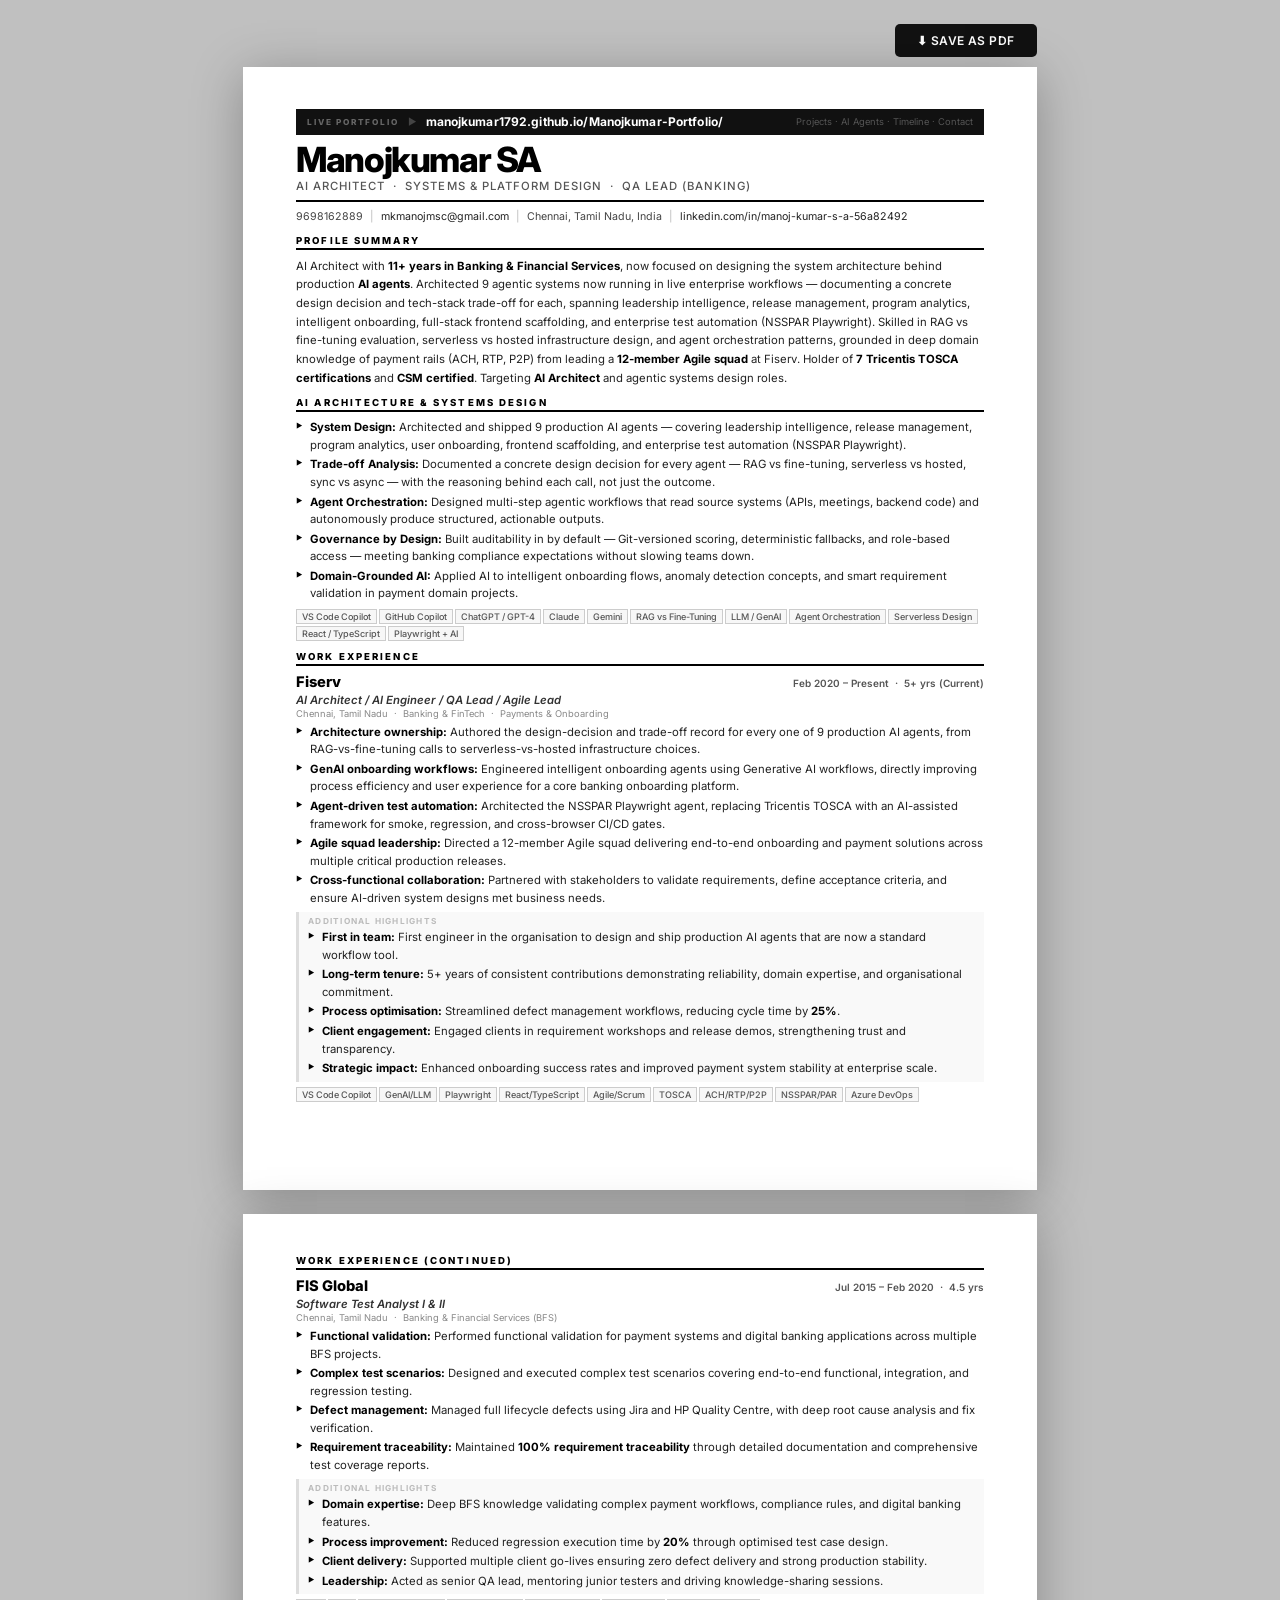
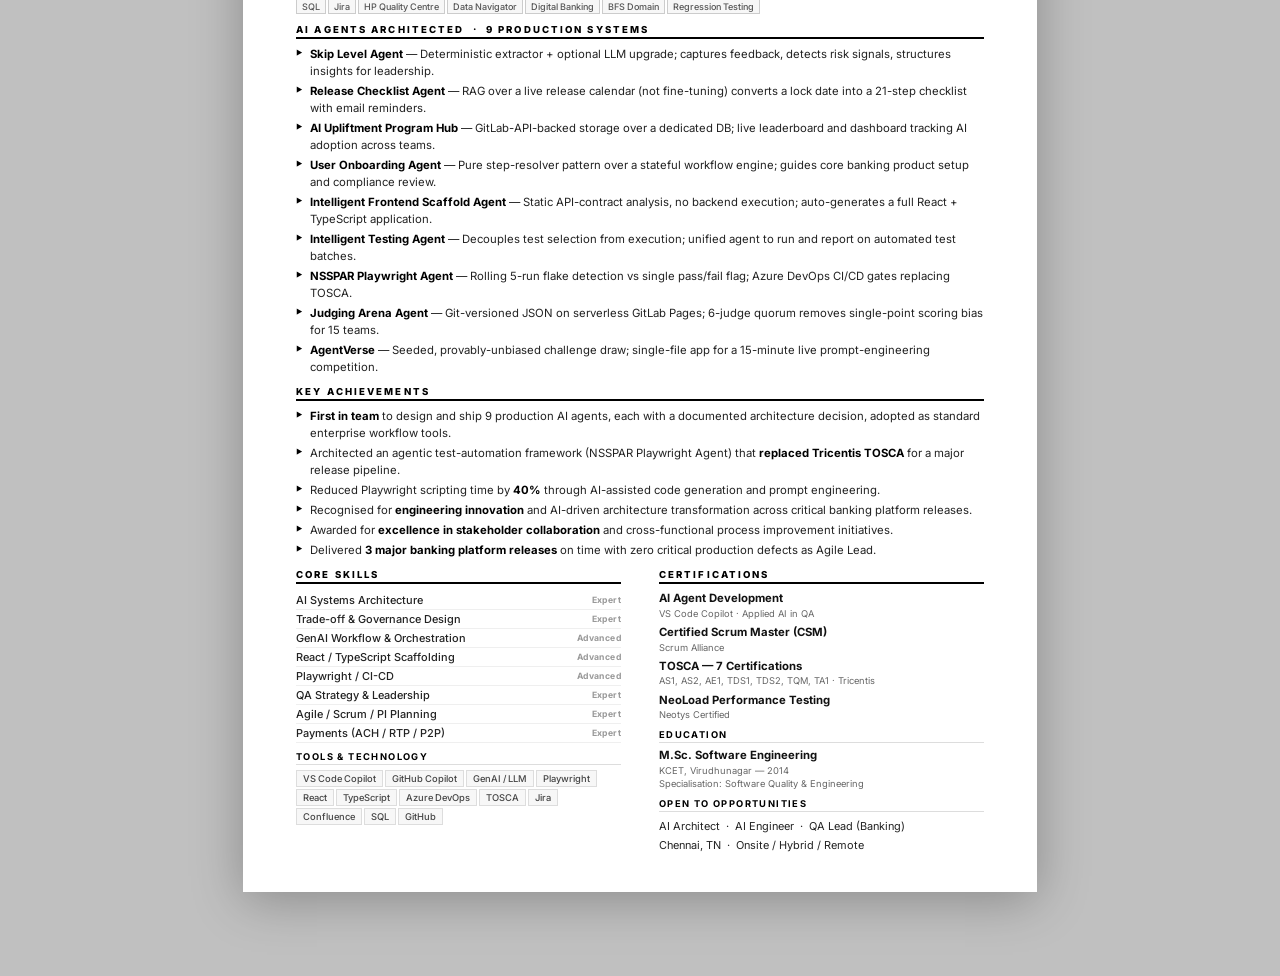
<file: resume-ai-architect.html>
<!DOCTYPE html>
<html lang="en">
<head>
<meta charset="UTF-8">
<meta name="viewport" content="width=device-width,initial-scale=1.0">
<title>Manojkumar SA - AI Architect Resume</title>
<link href="https://fonts.googleapis.com/css2?family=Inter:ital,wght@0,300;0,400;0,500;0,600;0,700;0,800;1,400&display=swap" rel="stylesheet">
<style>
@page { size: A4 portrait; margin: 0; }
*, *::before, *::after { box-sizing: border-box; margin: 0; padding: 0; }
html, body {
  -webkit-print-color-adjust: exact;
  print-color-adjust: exact;
  font-family: 'Inter', Arial, sans-serif;
}
body {
  background: #c0c0c0;
  display: flex;
  flex-direction: column;
  align-items: center;
  padding: 24px 12px 60px;
}

/* Print button */
.print-bar {
  width: 210mm; max-width: 100%;
  display: flex; justify-content: flex-end;
  margin-bottom: 10px;
}
.btn-p {
  background: #111; color: #fff; border: none;
  border-radius: 5px; padding: 9px 22px;
  font-family: 'Inter', sans-serif; font-size: 12px;
  font-weight: 600; cursor: pointer; letter-spacing: .04em;
  text-transform: uppercase;
}
.btn-p:hover { background: #333; }

/* A4 page card */
.page {
  width: 210mm;
  max-width: 100%;
  min-height: 297mm;
  background: #fff;
  box-shadow: 0 8px 48px rgba(0,0,0,.28);
  padding: 11mm 14mm 10mm;
  margin-bottom: 24px;
}

@media print {
  body { background: #fff; padding: 0; margin: 0; }
  .print-bar { display: none !important; }
  .page {
    box-shadow: none;
    width: 210mm;
    min-height: 0;
    margin: 0;
    padding: 11mm 14mm 10mm;
  }
  .page-2 { break-before: page; }
}

/* HEADER */
.rh { margin-top: 7px; margin-bottom: 7px; }
.rh-name {
  font-size: 26pt; font-weight: 800;
  color: #000; letter-spacing: -.04em; line-height: 1;
}
.rh-title {
  font-size: 8.5pt; font-weight: 500;
  color: #555; letter-spacing: .09em;
  text-transform: uppercase; margin-top: 3px;
}
.rh-rule { border: none; border-top: 2.5px solid #000; margin: 7px 0 5px; }
.rh-contacts {
  display: flex; flex-wrap: wrap; align-items: center;
  font-size: 8pt; color: #444; line-height: 1.9;
}
.rci { display: inline; white-space: nowrap; }
.rci a { color: #222; text-decoration: none; }
.rci a:hover { text-decoration: underline; }
.rsep { margin: 0 7px; color: #bbb; }

/* PORTFOLIO BANNER */
.port-banner {
  background: #111;
  padding: 5.5px 11px;
  margin-bottom: 0;
  display: flex;
  align-items: center;
  gap: 9px;
  flex-wrap: wrap;
}
.port-lbl {
  font-size: 6.2pt; font-weight: 800;
  letter-spacing: .22em; text-transform: uppercase;
  color: #666; white-space: nowrap;
}
.port-arr { color: #444; font-size: 7pt; line-height: 1; }
.port-url {
  font-size: 9pt; font-weight: 700;
  color: #fff; text-decoration: none;
  letter-spacing: .01em;
}
.port-url:hover { text-decoration: underline; }
.port-tag {
  font-size: 7pt; color: #555;
  margin-left: auto; white-space: nowrap;
}

/* SECTION HEADING */
.sh {
  font-size: 7.2pt; font-weight: 800;
  letter-spacing: .22em; text-transform: uppercase;
  color: #000;
  border-bottom: 2px solid #000;
  padding-bottom: 2px; margin-bottom: 7px;
}

.sec { margin-bottom: 10px; }

/* SUMMARY */
.sum { font-size: 8.5pt; color: #222; line-height: 1.65; }
.sum strong { color: #000; font-weight: 700; }

/* JOB BLOCK */
.job { margin-bottom: 8px; }
.jhd {
  display: flex; justify-content: space-between;
  align-items: baseline; gap: 8px; margin-bottom: 2px;
}
.jco { font-size: 11pt; font-weight: 800; color: #000; }
.jper {
  font-size: 7.5pt; font-weight: 600;
  color: #555; white-space: nowrap; flex-shrink: 0;
}
.jrole { font-size: 8.5pt; font-weight: 600; font-style: italic; color: #333; margin-bottom: 1px; }
.jloc { font-size: 7pt; color: #888; margin-bottom: 5px; }

/* BULLETS */
.bl { list-style: none; padding: 0; margin: 0; display: flex; flex-direction: column; gap: 2px; }
.bl li {
  display: grid;
  grid-template-columns: 10px 1fr;
  column-gap: 4px;
  font-size: 8.5pt; color: #222; line-height: 1.55;
}
.bm { font-size: 5pt; font-weight: 900; padding-top: 4px; color: #000; line-height: 1; }
.bl li strong { color: #000; font-weight: 700; }

/* HIGHLIGHTS */
.ahl {
  margin-top: 5px; padding: 4px 8px 4px 9px;
  border-left: 3px solid #ddd; background: #f9f9f9;
}
.ahl-lbl {
  font-size: 6.2pt; font-weight: 700;
  letter-spacing: .15em; text-transform: uppercase;
  color: #bbb; margin-bottom: 3px;
}

/* CHIPS */
.chips { display: flex; flex-wrap: wrap; gap: 2px; margin-top: 5px; }
.chip {
  font-size: 6.8pt; font-weight: 500;
  padding: 1px 5px; border: 1px solid #ccc;
  color: #555; background: #f7f7f7;
}

/* AI AGENTS */
.agr {
  display: grid;
  grid-template-columns: 10px 1fr;
  column-gap: 4px;
  font-size: 8.5pt; color: #222;
  line-height: 1.5; margin-bottom: 3px;
}
.an { font-weight: 700; color: #000; }

/* ACHIEVEMENTS */
.acr {
  display: grid;
  grid-template-columns: 10px 1fr;
  column-gap: 4px;
  font-size: 8.5pt; color: #222;
  line-height: 1.5; margin-bottom: 3px;
}
.acr strong { color: #000; font-weight: 700; }

/* TWO-COLUMN FOOTER */
.two-col {
  display: grid;
  grid-template-columns: 1fr 1fr;
  gap: 10mm;
  margin-top: 2px;
}

/* SKILL ROWS */
.skr {
  display: flex; justify-content: space-between; align-items: center;
  padding: 2px 0; border-bottom: 1px solid #efefef;
  font-size: 8.2pt; color: #222;
}
.skr-n { font-weight: 500; }
.skr-l { font-size: 6.5pt; font-weight: 700; color: #999; letter-spacing: .05em; }

/* TOOL TAGS */
.tags { display: flex; flex-wrap: wrap; gap: 2px; margin-top: 4px; }
.tag {
  font-size: 7pt; font-weight: 500;
  padding: 2px 6px; border: 1px solid #ddd;
  color: #444; background: #f7f7f7;
}

/* CERT / EDU */
.cr { margin-bottom: 5px; }
.cr-n { font-size: 8.5pt; font-weight: 700; color: #111; line-height: 1.4; }
.cr-s { font-size: 7pt; color: #666; line-height: 1.4; }

/* sub-heading inside two-col */
.ssh {
  font-size: 7pt; font-weight: 700; letter-spacing: .15em;
  text-transform: uppercase; color: #000;
  border-bottom: 1px solid #ddd;
  padding-bottom: 2px; margin: 8px 0 5px;
}
</style>
</head>
<body>

<div class="print-bar">
  <button class="btn-p" onclick="window.print()">&#11015; Save as PDF</button>
</div>

<!-- =========================================================
     PAGE 1  |  Header + Portfolio + Summary + Fiserv
     ========================================================= -->
<div class="page">

  <!-- PORTFOLIO HIGHLIGHT BANNER — top of page, very first thing -->
  <div class="port-banner">
    <span class="port-lbl">Live Portfolio</span>
    <span class="port-arr">&#9658;</span>
    <a class="port-url" href="https://manojkumar1792.github.io/Manojkumar-Portfolio/" target="_blank">manojkumar1792.github.io/Manojkumar-Portfolio/</a>
    <span class="port-tag">Projects &middot; AI Agents &middot; Timeline &middot; Contact</span>
  </div>

  <!-- HEADER -->
  <header class="rh">
    <div class="rh-name">Manojkumar SA</div>
    <div class="rh-title">AI Architect &nbsp;&middot;&nbsp; Systems &amp; Platform Design &nbsp;&middot;&nbsp; QA Lead (Banking)</div>
    <hr class="rh-rule">
    <div class="rh-contacts">
      <span class="rci">9698162889</span>
      <span class="rsep">|</span>
      <span class="rci"><a href="mailto:mkmanojmsc@gmail.com">mkmanojmsc@gmail.com</a></span>
      <span class="rsep">|</span>
      <span class="rci">Chennai, Tamil Nadu, India</span>
      <span class="rsep">|</span>
      <span class="rci"><a href="https://www.linkedin.com/in/manoj-kumar-s-a-56a82492/" target="_blank">linkedin.com/in/manoj-kumar-s-a-56a82492</a></span>
    </div>
  </header>

  <!-- PROFILE SUMMARY -->
  <div class="sec">
    <div class="sh">Profile Summary</div>
    <p class="sum">AI Architect with <strong>11+ years in Banking &amp; Financial Services</strong>, now focused on designing the system architecture behind production <strong>AI agents</strong>. Architected 9 agentic systems now running in live enterprise workflows — documenting a concrete design decision and tech-stack trade-off for each, spanning leadership intelligence, release management, program analytics, intelligent onboarding, full-stack frontend scaffolding, and enterprise test automation (NSSPAR Playwright). Skilled in RAG vs fine-tuning evaluation, serverless vs hosted infrastructure design, and agent orchestration patterns, grounded in deep domain knowledge of payment rails (ACH, RTP, P2P) from leading a <strong>12-member Agile squad</strong> at Fiserv. Holder of <strong>7 Tricentis TOSCA certifications</strong> and <strong>CSM certified</strong>. Targeting <strong>AI Architect</strong> and agentic systems design roles.</p>
  </div>

  <!-- AI EXPERTISE -->
  <div class="sec">
    <div class="sh">AI Architecture &amp; Systems Design</div>
    <ul class="bl" style="margin-bottom:6px;">
      <li><span class="bm">&#9658;</span><span><strong>System Design:</strong> Architected and shipped 9 production AI agents — covering leadership intelligence, release management, program analytics, user onboarding, frontend scaffolding, and enterprise test automation (NSSPAR Playwright).</span></li>
      <li><span class="bm">&#9658;</span><span><strong>Trade-off Analysis:</strong> Documented a concrete design decision for every agent — RAG vs fine-tuning, serverless vs hosted, sync vs async — with the reasoning behind each call, not just the outcome.</span></li>
      <li><span class="bm">&#9658;</span><span><strong>Agent Orchestration:</strong> Designed multi-step agentic workflows that read source systems (APIs, meetings, backend code) and autonomously produce structured, actionable outputs.</span></li>
      <li><span class="bm">&#9658;</span><span><strong>Governance by Design:</strong> Built auditability in by default — Git-versioned scoring, deterministic fallbacks, and role-based access — meeting banking compliance expectations without slowing teams down.</span></li>
      <li><span class="bm">&#9658;</span><span><strong>Domain-Grounded AI:</strong> Applied AI to intelligent onboarding flows, anomaly detection concepts, and smart requirement validation in payment domain projects.</span></li>
    </ul>
    <div class="chips">
      <span class="chip">VS Code Copilot</span><span class="chip">GitHub Copilot</span>
      <span class="chip">ChatGPT / GPT-4</span><span class="chip">Claude</span><span class="chip">Gemini</span>
      <span class="chip">RAG vs Fine-Tuning</span><span class="chip">LLM / GenAI</span>
      <span class="chip">Agent Orchestration</span><span class="chip">Serverless Design</span>
      <span class="chip">React / TypeScript</span><span class="chip">Playwright + AI</span>
    </div>
  </div>

  <!-- WORK EXPERIENCE - FISERV (Page 1) -->
  <div class="sec">
    <div class="sh">Work Experience</div>
    <div class="job">
      <div class="jhd">
        <span class="jco">Fiserv</span>
        <span class="jper">Feb 2020 &ndash; Present &nbsp;&middot;&nbsp; 5+ yrs (Current)</span>
      </div>
      <div class="jrole">AI Architect / AI Engineer / QA Lead / Agile Lead</div>
      <div class="jloc">Chennai, Tamil Nadu &nbsp;&middot;&nbsp; Banking &amp; FinTech &nbsp;&middot;&nbsp; Payments &amp; Onboarding</div>
      <ul class="bl">
        <li><span class="bm">&#9658;</span><span><strong>Architecture ownership:</strong> Authored the design-decision and trade-off record for every one of 9 production AI agents, from RAG-vs-fine-tuning calls to serverless-vs-hosted infrastructure choices.</span></li>
        <li><span class="bm">&#9658;</span><span><strong>GenAI onboarding workflows:</strong> Engineered intelligent onboarding agents using Generative AI workflows, directly improving process efficiency and user experience for a core banking onboarding platform.</span></li>
        <li><span class="bm">&#9658;</span><span><strong>Agent-driven test automation:</strong> Architected the NSSPAR Playwright agent, replacing Tricentis TOSCA with an AI-assisted framework for smoke, regression, and cross-browser CI/CD gates.</span></li>
        <li><span class="bm">&#9658;</span><span><strong>Agile squad leadership:</strong> Directed a 12-member Agile squad delivering end-to-end onboarding and payment solutions across multiple critical production releases.</span></li>
        <li><span class="bm">&#9658;</span><span><strong>Cross-functional collaboration:</strong> Partnered with stakeholders to validate requirements, define acceptance criteria, and ensure AI-driven system designs met business needs.</span></li>
      </ul>
      <div class="ahl">
        <div class="ahl-lbl">Additional Highlights</div>
        <ul class="bl">
          <li><span class="bm">&#9658;</span><span><strong>First in team:</strong> First engineer in the organisation to design and ship production AI agents that are now a standard workflow tool.</span></li>
          <li><span class="bm">&#9658;</span><span><strong>Long-term tenure:</strong> 5+ years of consistent contributions demonstrating reliability, domain expertise, and organisational commitment.</span></li>
          <li><span class="bm">&#9658;</span><span><strong>Process optimisation:</strong> Streamlined defect management workflows, reducing cycle time by <strong>25%</strong>.</span></li>
          <li><span class="bm">&#9658;</span><span><strong>Client engagement:</strong> Engaged clients in requirement workshops and release demos, strengthening trust and transparency.</span></li>
          <li><span class="bm">&#9658;</span><span><strong>Strategic impact:</strong> Enhanced onboarding success rates and improved payment system stability at enterprise scale.</span></li>
        </ul>
      </div>
      <div class="chips">
        <span class="chip">VS Code Copilot</span><span class="chip">GenAI/LLM</span><span class="chip">Playwright</span>
        <span class="chip">React/TypeScript</span><span class="chip">Agile/Scrum</span><span class="chip">TOSCA</span>
        <span class="chip">ACH/RTP/P2P</span><span class="chip">NSSPAR/PAR</span><span class="chip">Azure DevOps</span>
      </div>
    </div>
  </div>

</div><!-- /page 1 -->

<!-- =========================================================
     PAGE 2  |  FIS + AI Agents + Achievements + Skills/Certs
     ========================================================= -->
<div class="page page-2">

  <!-- FIS GLOBAL -->
  <div class="sec">
    <div class="sh">Work Experience (Continued)</div>
    <div class="job">
      <div class="jhd">
        <span class="jco">FIS Global</span>
        <span class="jper">Jul 2015 &ndash; Feb 2020 &nbsp;&middot;&nbsp; 4.5 yrs</span>
      </div>
      <div class="jrole">Software Test Analyst I &amp; II</div>
      <div class="jloc">Chennai, Tamil Nadu &nbsp;&middot;&nbsp; Banking &amp; Financial Services (BFS)</div>
      <ul class="bl">
        <li><span class="bm">&#9658;</span><span><strong>Functional validation:</strong> Performed functional validation for payment systems and digital banking applications across multiple BFS projects.</span></li>
        <li><span class="bm">&#9658;</span><span><strong>Complex test scenarios:</strong> Designed and executed complex test scenarios covering end-to-end functional, integration, and regression testing.</span></li>
        <li><span class="bm">&#9658;</span><span><strong>Defect management:</strong> Managed full lifecycle defects using Jira and HP Quality Centre, with deep root cause analysis and fix verification.</span></li>
        <li><span class="bm">&#9658;</span><span><strong>Requirement traceability:</strong> Maintained <strong>100% requirement traceability</strong> through detailed documentation and comprehensive test coverage reports.</span></li>
      </ul>
      <div class="ahl">
        <div class="ahl-lbl">Additional Highlights</div>
        <ul class="bl">
          <li><span class="bm">&#9658;</span><span><strong>Domain expertise:</strong> Deep BFS knowledge validating complex payment workflows, compliance rules, and digital banking features.</span></li>
          <li><span class="bm">&#9658;</span><span><strong>Process improvement:</strong> Reduced regression execution time by <strong>20%</strong> through optimised test case design.</span></li>
          <li><span class="bm">&#9658;</span><span><strong>Client delivery:</strong> Supported multiple client go-lives ensuring zero defect delivery and strong production stability.</span></li>
          <li><span class="bm">&#9658;</span><span><strong>Leadership:</strong> Acted as senior QA lead, mentoring junior testers and driving knowledge-sharing sessions.</span></li>
        </ul>
      </div>
      <div class="chips">
        <span class="chip">SQL</span><span class="chip">Jira</span><span class="chip">HP Quality Centre</span>
        <span class="chip">Data Navigator</span><span class="chip">Digital Banking</span><span class="chip">BFS Domain</span><span class="chip">Regression Testing</span>
      </div>
    </div>
  </div>

  <!-- AI AGENTS -->
  <div class="sec">
    <div class="sh">AI Agents Architected &nbsp;&middot;&nbsp; 9 Production Systems</div>
    <div class="agr"><span class="bm">&#9658;</span><span><span class="an">Skip Level Agent</span> &mdash; Deterministic extractor + optional LLM upgrade; captures feedback, detects risk signals, structures insights for leadership.</span></div>
    <div class="agr"><span class="bm">&#9658;</span><span><span class="an">Release Checklist Agent</span> &mdash; RAG over a live release calendar (not fine-tuning) converts a lock date into a 21-step checklist with email reminders.</span></div>
    <div class="agr"><span class="bm">&#9658;</span><span><span class="an">AI Upliftment Program Hub</span> &mdash; GitLab-API-backed storage over a dedicated DB; live leaderboard and dashboard tracking AI adoption across teams.</span></div>
    <div class="agr"><span class="bm">&#9658;</span><span><span class="an">User Onboarding Agent</span> &mdash; Pure step-resolver pattern over a stateful workflow engine; guides core banking product setup and compliance review.</span></div>
    <div class="agr"><span class="bm">&#9658;</span><span><span class="an">Intelligent Frontend Scaffold Agent</span> &mdash; Static API-contract analysis, no backend execution; auto-generates a full React + TypeScript application.</span></div>
    <div class="agr"><span class="bm">&#9658;</span><span><span class="an">Intelligent Testing Agent</span> &mdash; Decouples test selection from execution; unified agent to run and report on automated test batches.</span></div>
    <div class="agr"><span class="bm">&#9658;</span><span><span class="an">NSSPAR Playwright Agent</span> &mdash; Rolling 5-run flake detection vs single pass/fail flag; Azure DevOps CI/CD gates replacing TOSCA.</span></div>
    <div class="agr"><span class="bm">&#9658;</span><span><span class="an">Judging Arena Agent</span> &mdash; Git-versioned JSON on serverless GitLab Pages; 6-judge quorum removes single-point scoring bias for 15 teams.</span></div>
    <div class="agr"><span class="bm">&#9658;</span><span><span class="an">AgentVerse</span> &mdash; Seeded, provably-unbiased challenge draw; single-file app for a 15-minute live prompt-engineering competition.</span></div>
  </div>

  <!-- KEY ACHIEVEMENTS -->
  <div class="sec">
    <div class="sh">Key Achievements</div>
    <div class="acr"><span class="bm">&#9658;</span><span><strong>First in team</strong> to design and ship 9 production AI agents, each with a documented architecture decision, adopted as standard enterprise workflow tools.</span></div>
    <div class="acr"><span class="bm">&#9658;</span><span>Architected an agentic test-automation framework (NSSPAR Playwright Agent) that <strong>replaced Tricentis TOSCA</strong> for a major release pipeline.</span></div>
    <div class="acr"><span class="bm">&#9658;</span><span>Reduced Playwright scripting time by <strong>40%</strong> through AI-assisted code generation and prompt engineering.</span></div>
    <div class="acr"><span class="bm">&#9658;</span><span>Recognised for <strong>engineering innovation</strong> and AI-driven architecture transformation across critical banking platform releases.</span></div>
    <div class="acr"><span class="bm">&#9658;</span><span>Awarded for <strong>excellence in stakeholder collaboration</strong> and cross-functional process improvement initiatives.</span></div>
    <div class="acr"><span class="bm">&#9658;</span><span>Delivered <strong>3 major banking platform releases</strong> on time with zero critical production defects as Agile Lead.</span></div>
  </div>

  <!-- TWO-COLUMN: Core Skills + Tools | Certifications + Education -->
  <div class="two-col">

    <div>
      <div class="sh">Core Skills</div>
      <div class="skr"><span class="skr-n">AI Systems Architecture</span><span class="skr-l">Expert</span></div>
      <div class="skr"><span class="skr-n">Trade-off &amp; Governance Design</span><span class="skr-l">Expert</span></div>
      <div class="skr"><span class="skr-n">GenAI Workflow &amp; Orchestration</span><span class="skr-l">Advanced</span></div>
      <div class="skr"><span class="skr-n">React / TypeScript Scaffolding</span><span class="skr-l">Advanced</span></div>
      <div class="skr"><span class="skr-n">Playwright / CI-CD</span><span class="skr-l">Advanced</span></div>
      <div class="skr"><span class="skr-n">QA Strategy &amp; Leadership</span><span class="skr-l">Expert</span></div>
      <div class="skr"><span class="skr-n">Agile / Scrum / PI Planning</span><span class="skr-l">Expert</span></div>
      <div class="skr"><span class="skr-n">Payments (ACH / RTP / P2P)</span><span class="skr-l">Expert</span></div>
      <div class="ssh">Tools &amp; Technology</div>
      <div class="tags">
        <span class="tag">VS Code Copilot</span><span class="tag">GitHub Copilot</span><span class="tag">GenAI / LLM</span>
        <span class="tag">Playwright</span><span class="tag">React</span><span class="tag">TypeScript</span>
        <span class="tag">Azure DevOps</span><span class="tag">TOSCA</span><span class="tag">Jira</span>
        <span class="tag">Confluence</span><span class="tag">SQL</span><span class="tag">GitHub</span>
      </div>
    </div>

    <div>
      <div class="sh">Certifications</div>
      <div class="cr">
        <div class="cr-n">AI Agent Development</div>
        <div class="cr-s">VS Code Copilot &middot; Applied AI in QA</div>
      </div>
      <div class="cr">
        <div class="cr-n">Certified Scrum Master (CSM)</div>
        <div class="cr-s">Scrum Alliance</div>
      </div>
      <div class="cr">
        <div class="cr-n">TOSCA &mdash; 7 Certifications</div>
        <div class="cr-s">AS1, AS2, AE1, TDS1, TDS2, TQM, TA1 &middot; Tricentis</div>
      </div>
      <div class="cr">
        <div class="cr-n">NeoLoad Performance Testing</div>
        <div class="cr-s">Neotys Certified</div>
      </div>
      <div class="ssh">Education</div>
      <div class="cr">
        <div class="cr-n">M.Sc. Software Engineering</div>
        <div class="cr-s">KCET, Virudhunagar &mdash; 2014</div>
        <div class="cr-s">Specialisation: Software Quality &amp; Engineering</div>
      </div>
      <div class="ssh">Open to Opportunities</div>
      <div style="font-size:8.2pt;color:#222;line-height:1.7;">
        AI Architect &nbsp;&middot;&nbsp; AI Engineer &nbsp;&middot;&nbsp; QA Lead (Banking)<br>
        Chennai, TN &nbsp;&middot;&nbsp; Onsite / Hybrid / Remote
      </div>
    </div>

  </div><!-- /two-col -->

</div><!-- /page 2 -->

</body>
</html>
</file>
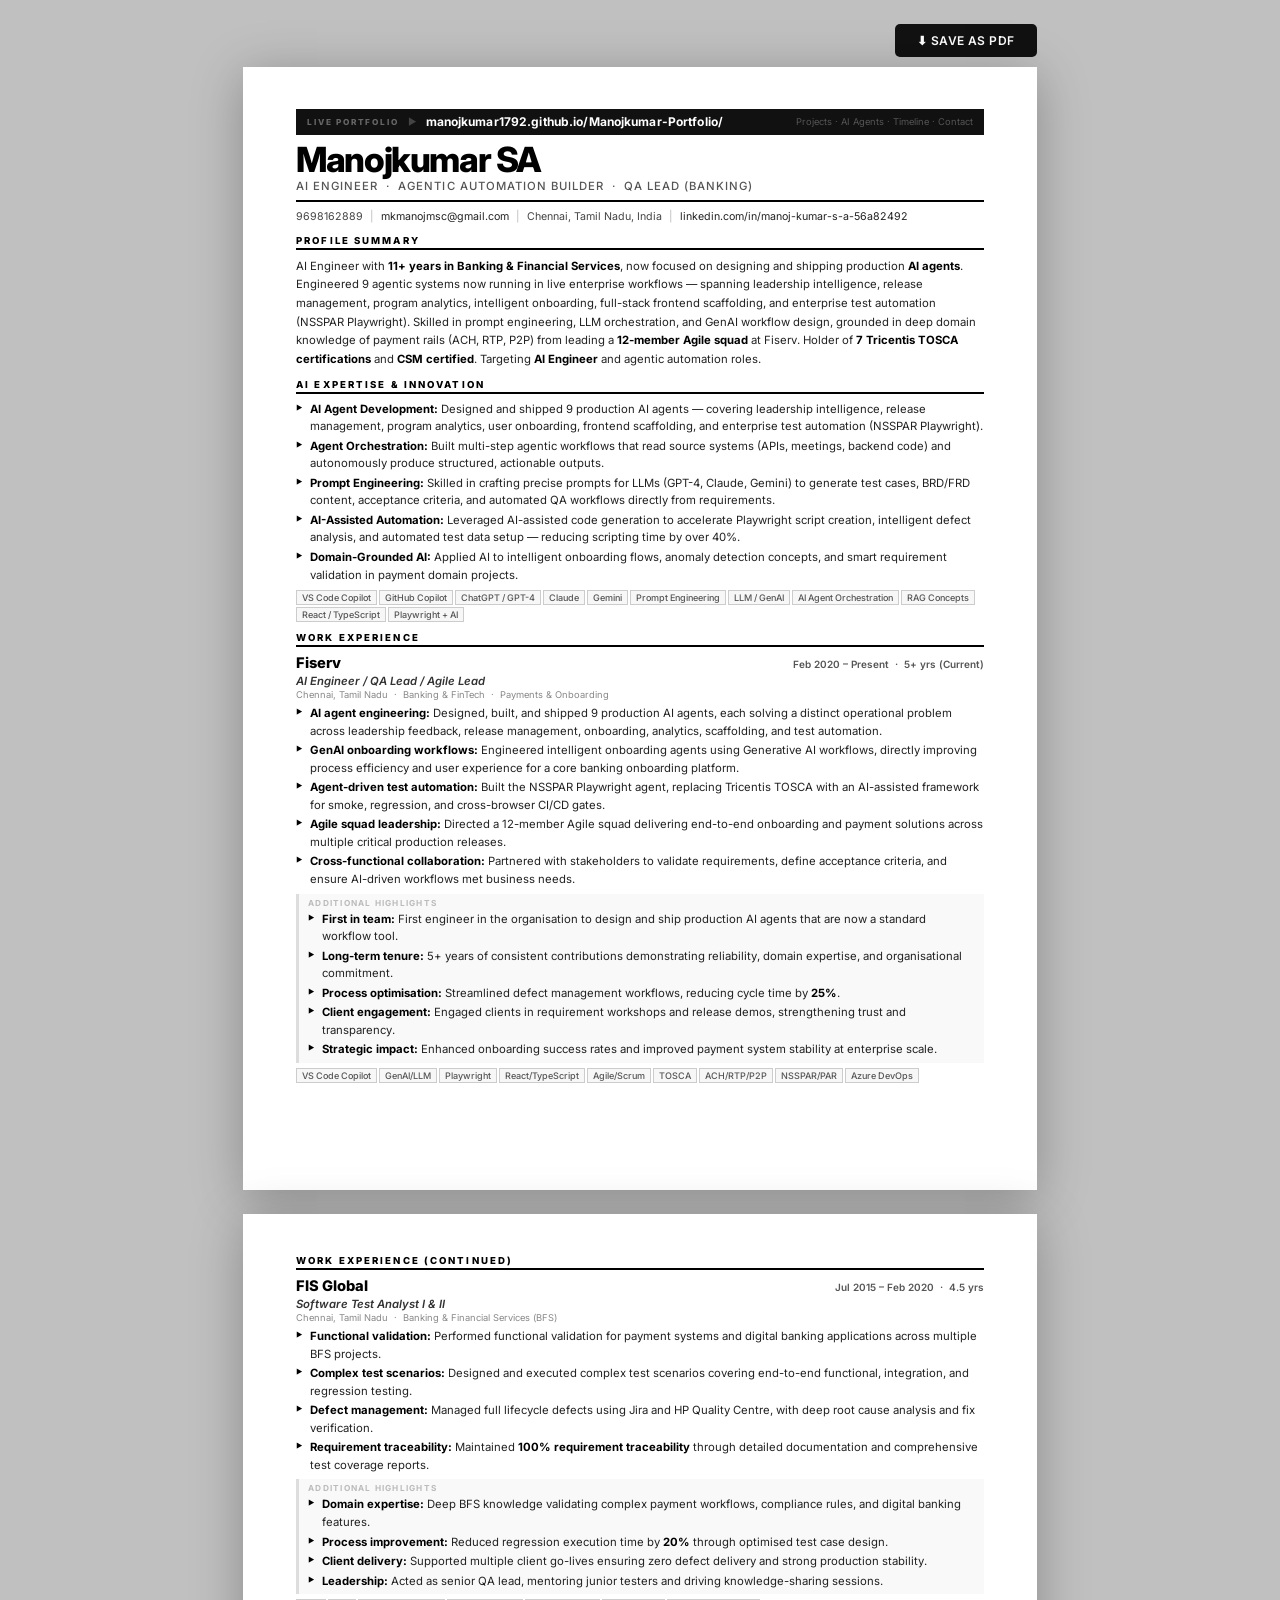
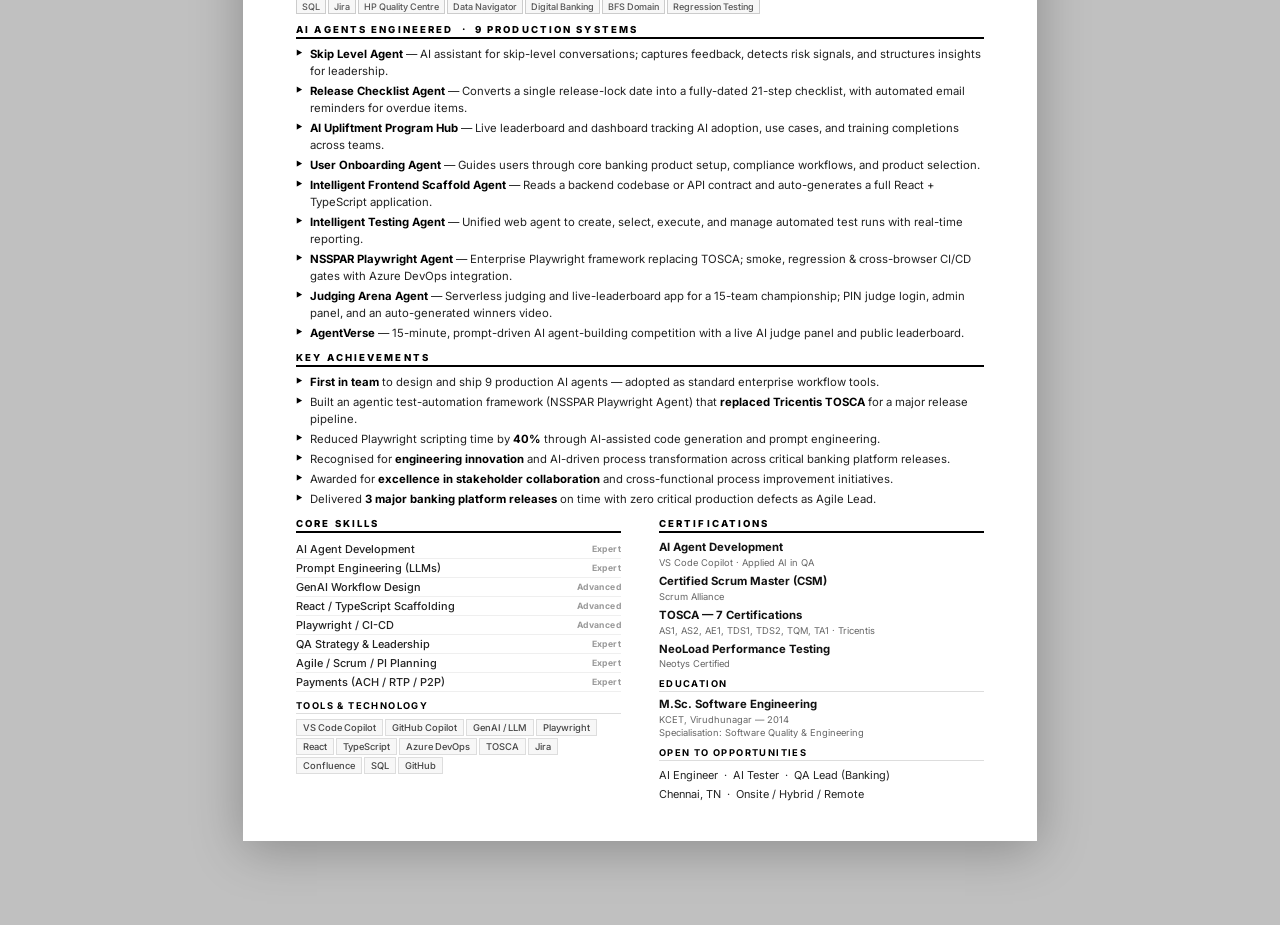
<file: resume-ai-engineer.html>
<!DOCTYPE html>
<html lang="en">
<head>
<meta charset="UTF-8">
<meta name="viewport" content="width=device-width,initial-scale=1.0">
<title>Manojkumar SA - AI Engineer Resume</title>
<link href="https://fonts.googleapis.com/css2?family=Inter:ital,wght@0,300;0,400;0,500;0,600;0,700;0,800;1,400&display=swap" rel="stylesheet">
<style>
@page { size: A4 portrait; margin: 0; }
*, *::before, *::after { box-sizing: border-box; margin: 0; padding: 0; }
html, body {
  -webkit-print-color-adjust: exact;
  print-color-adjust: exact;
  font-family: 'Inter', Arial, sans-serif;
}
body {
  background: #c0c0c0;
  display: flex;
  flex-direction: column;
  align-items: center;
  padding: 24px 12px 60px;
}

/* Print button */
.print-bar {
  width: 210mm; max-width: 100%;
  display: flex; justify-content: flex-end;
  margin-bottom: 10px;
}
.btn-p {
  background: #111; color: #fff; border: none;
  border-radius: 5px; padding: 9px 22px;
  font-family: 'Inter', sans-serif; font-size: 12px;
  font-weight: 600; cursor: pointer; letter-spacing: .04em;
  text-transform: uppercase;
}
.btn-p:hover { background: #333; }

/* A4 page card */
.page {
  width: 210mm;
  max-width: 100%;
  min-height: 297mm;
  background: #fff;
  box-shadow: 0 8px 48px rgba(0,0,0,.28);
  padding: 11mm 14mm 10mm;
  margin-bottom: 24px;
}

@media print {
  body { background: #fff; padding: 0; margin: 0; }
  .print-bar { display: none !important; }
  .page {
    box-shadow: none;
    width: 210mm;
    min-height: 0;
    margin: 0;
    padding: 11mm 14mm 10mm;
  }
  .page-2 { break-before: page; }
}

/* HEADER */
.rh { margin-top: 7px; margin-bottom: 7px; }
.rh-name {
  font-size: 26pt; font-weight: 800;
  color: #000; letter-spacing: -.04em; line-height: 1;
}
.rh-title {
  font-size: 8.5pt; font-weight: 500;
  color: #555; letter-spacing: .09em;
  text-transform: uppercase; margin-top: 3px;
}
.rh-rule { border: none; border-top: 2.5px solid #000; margin: 7px 0 5px; }
.rh-contacts {
  display: flex; flex-wrap: wrap; align-items: center;
  font-size: 8pt; color: #444; line-height: 1.9;
}
.rci { display: inline; white-space: nowrap; }
.rci a { color: #222; text-decoration: none; }
.rci a:hover { text-decoration: underline; }
.rsep { margin: 0 7px; color: #bbb; }

/* PORTFOLIO BANNER */
.port-banner {
  background: #111;
  padding: 5.5px 11px;
  margin-bottom: 0;
  display: flex;
  align-items: center;
  gap: 9px;
  flex-wrap: wrap;
}
.port-lbl {
  font-size: 6.2pt; font-weight: 800;
  letter-spacing: .22em; text-transform: uppercase;
  color: #666; white-space: nowrap;
}
.port-arr { color: #444; font-size: 7pt; line-height: 1; }
.port-url {
  font-size: 9pt; font-weight: 700;
  color: #fff; text-decoration: none;
  letter-spacing: .01em;
}
.port-url:hover { text-decoration: underline; }
.port-tag {
  font-size: 7pt; color: #555;
  margin-left: auto; white-space: nowrap;
}

/* SECTION HEADING */
.sh {
  font-size: 7.2pt; font-weight: 800;
  letter-spacing: .22em; text-transform: uppercase;
  color: #000;
  border-bottom: 2px solid #000;
  padding-bottom: 2px; margin-bottom: 7px;
}

.sec { margin-bottom: 10px; }

/* SUMMARY */
.sum { font-size: 8.5pt; color: #222; line-height: 1.65; }
.sum strong { color: #000; font-weight: 700; }

/* JOB BLOCK */
.job { margin-bottom: 8px; }
.jhd {
  display: flex; justify-content: space-between;
  align-items: baseline; gap: 8px; margin-bottom: 2px;
}
.jco { font-size: 11pt; font-weight: 800; color: #000; }
.jper {
  font-size: 7.5pt; font-weight: 600;
  color: #555; white-space: nowrap; flex-shrink: 0;
}
.jrole { font-size: 8.5pt; font-weight: 600; font-style: italic; color: #333; margin-bottom: 1px; }
.jloc { font-size: 7pt; color: #888; margin-bottom: 5px; }

/* BULLETS */
.bl { list-style: none; padding: 0; margin: 0; display: flex; flex-direction: column; gap: 2px; }
.bl li {
  display: grid;
  grid-template-columns: 10px 1fr;
  column-gap: 4px;
  font-size: 8.5pt; color: #222; line-height: 1.55;
}
.bm { font-size: 5pt; font-weight: 900; padding-top: 4px; color: #000; line-height: 1; }
.bl li strong { color: #000; font-weight: 700; }

/* HIGHLIGHTS */
.ahl {
  margin-top: 5px; padding: 4px 8px 4px 9px;
  border-left: 3px solid #ddd; background: #f9f9f9;
}
.ahl-lbl {
  font-size: 6.2pt; font-weight: 700;
  letter-spacing: .15em; text-transform: uppercase;
  color: #bbb; margin-bottom: 3px;
}

/* CHIPS */
.chips { display: flex; flex-wrap: wrap; gap: 2px; margin-top: 5px; }
.chip {
  font-size: 6.8pt; font-weight: 500;
  padding: 1px 5px; border: 1px solid #ccc;
  color: #555; background: #f7f7f7;
}

/* AI AGENTS */
.agr {
  display: grid;
  grid-template-columns: 10px 1fr;
  column-gap: 4px;
  font-size: 8.5pt; color: #222;
  line-height: 1.5; margin-bottom: 3px;
}
.an { font-weight: 700; color: #000; }

/* ACHIEVEMENTS */
.acr {
  display: grid;
  grid-template-columns: 10px 1fr;
  column-gap: 4px;
  font-size: 8.5pt; color: #222;
  line-height: 1.5; margin-bottom: 3px;
}
.acr strong { color: #000; font-weight: 700; }

/* TWO-COLUMN FOOTER */
.two-col {
  display: grid;
  grid-template-columns: 1fr 1fr;
  gap: 10mm;
  margin-top: 2px;
}

/* SKILL ROWS */
.skr {
  display: flex; justify-content: space-between; align-items: center;
  padding: 2px 0; border-bottom: 1px solid #efefef;
  font-size: 8.2pt; color: #222;
}
.skr-n { font-weight: 500; }
.skr-l { font-size: 6.5pt; font-weight: 700; color: #999; letter-spacing: .05em; }

/* TOOL TAGS */
.tags { display: flex; flex-wrap: wrap; gap: 2px; margin-top: 4px; }
.tag {
  font-size: 7pt; font-weight: 500;
  padding: 2px 6px; border: 1px solid #ddd;
  color: #444; background: #f7f7f7;
}

/* CERT / EDU */
.cr { margin-bottom: 5px; }
.cr-n { font-size: 8.5pt; font-weight: 700; color: #111; line-height: 1.4; }
.cr-s { font-size: 7pt; color: #666; line-height: 1.4; }

/* sub-heading inside two-col */
.ssh {
  font-size: 7pt; font-weight: 700; letter-spacing: .15em;
  text-transform: uppercase; color: #000;
  border-bottom: 1px solid #ddd;
  padding-bottom: 2px; margin: 8px 0 5px;
}
</style>
</head>
<body>

<div class="print-bar">
  <button class="btn-p" onclick="window.print()">&#11015; Save as PDF</button>
</div>

<!-- =========================================================
     PAGE 1  |  Header + Portfolio + Summary + Fiserv
     ========================================================= -->
<div class="page">

  <!-- PORTFOLIO HIGHLIGHT BANNER — top of page, very first thing -->
  <div class="port-banner">
    <span class="port-lbl">Live Portfolio</span>
    <span class="port-arr">&#9658;</span>
    <a class="port-url" href="https://manojkumar1792.github.io/Manojkumar-Portfolio/" target="_blank">manojkumar1792.github.io/Manojkumar-Portfolio/</a>
    <span class="port-tag">Projects &middot; AI Agents &middot; Timeline &middot; Contact</span>
  </div>

  <!-- HEADER -->
  <header class="rh">
    <div class="rh-name">Manojkumar SA</div>
    <div class="rh-title">AI Engineer &nbsp;&middot;&nbsp; Agentic Automation Builder &nbsp;&middot;&nbsp; QA Lead (Banking)</div>
    <hr class="rh-rule">
    <div class="rh-contacts">
      <span class="rci">9698162889</span>
      <span class="rsep">|</span>
      <span class="rci"><a href="mailto:mkmanojmsc@gmail.com">mkmanojmsc@gmail.com</a></span>
      <span class="rsep">|</span>
      <span class="rci">Chennai, Tamil Nadu, India</span>
      <span class="rsep">|</span>
      <span class="rci"><a href="https://www.linkedin.com/in/manoj-kumar-s-a-56a82492/" target="_blank">linkedin.com/in/manoj-kumar-s-a-56a82492</a></span>
    </div>
  </header>

  <!-- PROFILE SUMMARY -->
  <div class="sec">
    <div class="sh">Profile Summary</div>
    <p class="sum">AI Engineer with <strong>11+ years in Banking &amp; Financial Services</strong>, now focused on designing and shipping production <strong>AI agents</strong>. Engineered 9 agentic systems now running in live enterprise workflows — spanning leadership intelligence, release management, program analytics, intelligent onboarding, full-stack frontend scaffolding, and enterprise test automation (NSSPAR Playwright). Skilled in prompt engineering, LLM orchestration, and GenAI workflow design, grounded in deep domain knowledge of payment rails (ACH, RTP, P2P) from leading a <strong>12-member Agile squad</strong> at Fiserv. Holder of <strong>7 Tricentis TOSCA certifications</strong> and <strong>CSM certified</strong>. Targeting <strong>AI Engineer</strong> and agentic automation roles.</p>
  </div>

  <!-- AI EXPERTISE -->
  <div class="sec">
    <div class="sh">AI Expertise &amp; Innovation</div>
    <ul class="bl" style="margin-bottom:6px;">
      <li><span class="bm">&#9658;</span><span><strong>AI Agent Development:</strong> Designed and shipped 9 production AI agents — covering leadership intelligence, release management, program analytics, user onboarding, frontend scaffolding, and enterprise test automation (NSSPAR Playwright).</span></li>
      <li><span class="bm">&#9658;</span><span><strong>Agent Orchestration:</strong> Built multi-step agentic workflows that read source systems (APIs, meetings, backend code) and autonomously produce structured, actionable outputs.</span></li>
      <li><span class="bm">&#9658;</span><span><strong>Prompt Engineering:</strong> Skilled in crafting precise prompts for LLMs (GPT-4, Claude, Gemini) to generate test cases, BRD/FRD content, acceptance criteria, and automated QA workflows directly from requirements.</span></li>
      <li><span class="bm">&#9658;</span><span><strong>AI-Assisted Automation:</strong> Leveraged AI-assisted code generation to accelerate Playwright script creation, intelligent defect analysis, and automated test data setup — reducing scripting time by over 40%.</span></li>
      <li><span class="bm">&#9658;</span><span><strong>Domain-Grounded AI:</strong> Applied AI to intelligent onboarding flows, anomaly detection concepts, and smart requirement validation in payment domain projects.</span></li>
    </ul>
    <div class="chips">
      <span class="chip">VS Code Copilot</span><span class="chip">GitHub Copilot</span>
      <span class="chip">ChatGPT / GPT-4</span><span class="chip">Claude</span><span class="chip">Gemini</span>
      <span class="chip">Prompt Engineering</span><span class="chip">LLM / GenAI</span>
      <span class="chip">AI Agent Orchestration</span><span class="chip">RAG Concepts</span>
      <span class="chip">React / TypeScript</span><span class="chip">Playwright + AI</span>
    </div>
  </div>

  <!-- WORK EXPERIENCE - FISERV (Page 1) -->
  <div class="sec">
    <div class="sh">Work Experience</div>
    <div class="job">
      <div class="jhd">
        <span class="jco">Fiserv</span>
        <span class="jper">Feb 2020 &ndash; Present &nbsp;&middot;&nbsp; 5+ yrs (Current)</span>
      </div>
      <div class="jrole">AI Engineer / QA Lead / Agile Lead</div>
      <div class="jloc">Chennai, Tamil Nadu &nbsp;&middot;&nbsp; Banking &amp; FinTech &nbsp;&middot;&nbsp; Payments &amp; Onboarding</div>
      <ul class="bl">
        <li><span class="bm">&#9658;</span><span><strong>AI agent engineering:</strong> Designed, built, and shipped 9 production AI agents, each solving a distinct operational problem across leadership feedback, release management, onboarding, analytics, scaffolding, and test automation.</span></li>
        <li><span class="bm">&#9658;</span><span><strong>GenAI onboarding workflows:</strong> Engineered intelligent onboarding agents using Generative AI workflows, directly improving process efficiency and user experience for a core banking onboarding platform.</span></li>
        <li><span class="bm">&#9658;</span><span><strong>Agent-driven test automation:</strong> Built the NSSPAR Playwright agent, replacing Tricentis TOSCA with an AI-assisted framework for smoke, regression, and cross-browser CI/CD gates.</span></li>
        <li><span class="bm">&#9658;</span><span><strong>Agile squad leadership:</strong> Directed a 12-member Agile squad delivering end-to-end onboarding and payment solutions across multiple critical production releases.</span></li>
        <li><span class="bm">&#9658;</span><span><strong>Cross-functional collaboration:</strong> Partnered with stakeholders to validate requirements, define acceptance criteria, and ensure AI-driven workflows met business needs.</span></li>
      </ul>
      <div class="ahl">
        <div class="ahl-lbl">Additional Highlights</div>
        <ul class="bl">
          <li><span class="bm">&#9658;</span><span><strong>First in team:</strong> First engineer in the organisation to design and ship production AI agents that are now a standard workflow tool.</span></li>
          <li><span class="bm">&#9658;</span><span><strong>Long-term tenure:</strong> 5+ years of consistent contributions demonstrating reliability, domain expertise, and organisational commitment.</span></li>
          <li><span class="bm">&#9658;</span><span><strong>Process optimisation:</strong> Streamlined defect management workflows, reducing cycle time by <strong>25%</strong>.</span></li>
          <li><span class="bm">&#9658;</span><span><strong>Client engagement:</strong> Engaged clients in requirement workshops and release demos, strengthening trust and transparency.</span></li>
          <li><span class="bm">&#9658;</span><span><strong>Strategic impact:</strong> Enhanced onboarding success rates and improved payment system stability at enterprise scale.</span></li>
        </ul>
      </div>
      <div class="chips">
        <span class="chip">VS Code Copilot</span><span class="chip">GenAI/LLM</span><span class="chip">Playwright</span>
        <span class="chip">React/TypeScript</span><span class="chip">Agile/Scrum</span><span class="chip">TOSCA</span>
        <span class="chip">ACH/RTP/P2P</span><span class="chip">NSSPAR/PAR</span><span class="chip">Azure DevOps</span>
      </div>
    </div>
  </div>

</div><!-- /page 1 -->

<!-- =========================================================
     PAGE 2  |  FIS + AI Agents + Achievements + Skills/Certs
     ========================================================= -->
<div class="page page-2">

  <!-- FIS GLOBAL -->
  <div class="sec">
    <div class="sh">Work Experience (Continued)</div>
    <div class="job">
      <div class="jhd">
        <span class="jco">FIS Global</span>
        <span class="jper">Jul 2015 &ndash; Feb 2020 &nbsp;&middot;&nbsp; 4.5 yrs</span>
      </div>
      <div class="jrole">Software Test Analyst I &amp; II</div>
      <div class="jloc">Chennai, Tamil Nadu &nbsp;&middot;&nbsp; Banking &amp; Financial Services (BFS)</div>
      <ul class="bl">
        <li><span class="bm">&#9658;</span><span><strong>Functional validation:</strong> Performed functional validation for payment systems and digital banking applications across multiple BFS projects.</span></li>
        <li><span class="bm">&#9658;</span><span><strong>Complex test scenarios:</strong> Designed and executed complex test scenarios covering end-to-end functional, integration, and regression testing.</span></li>
        <li><span class="bm">&#9658;</span><span><strong>Defect management:</strong> Managed full lifecycle defects using Jira and HP Quality Centre, with deep root cause analysis and fix verification.</span></li>
        <li><span class="bm">&#9658;</span><span><strong>Requirement traceability:</strong> Maintained <strong>100% requirement traceability</strong> through detailed documentation and comprehensive test coverage reports.</span></li>
      </ul>
      <div class="ahl">
        <div class="ahl-lbl">Additional Highlights</div>
        <ul class="bl">
          <li><span class="bm">&#9658;</span><span><strong>Domain expertise:</strong> Deep BFS knowledge validating complex payment workflows, compliance rules, and digital banking features.</span></li>
          <li><span class="bm">&#9658;</span><span><strong>Process improvement:</strong> Reduced regression execution time by <strong>20%</strong> through optimised test case design.</span></li>
          <li><span class="bm">&#9658;</span><span><strong>Client delivery:</strong> Supported multiple client go-lives ensuring zero defect delivery and strong production stability.</span></li>
          <li><span class="bm">&#9658;</span><span><strong>Leadership:</strong> Acted as senior QA lead, mentoring junior testers and driving knowledge-sharing sessions.</span></li>
        </ul>
      </div>
      <div class="chips">
        <span class="chip">SQL</span><span class="chip">Jira</span><span class="chip">HP Quality Centre</span>
        <span class="chip">Data Navigator</span><span class="chip">Digital Banking</span><span class="chip">BFS Domain</span><span class="chip">Regression Testing</span>
      </div>
    </div>
  </div>

  <!-- AI AGENTS -->
  <div class="sec">
    <div class="sh">AI Agents Engineered &nbsp;&middot;&nbsp; 9 Production Systems</div>
    <div class="agr"><span class="bm">&#9658;</span><span><span class="an">Skip Level Agent</span> &mdash; AI assistant for skip-level conversations; captures feedback, detects risk signals, and structures insights for leadership.</span></div>
    <div class="agr"><span class="bm">&#9658;</span><span><span class="an">Release Checklist Agent</span> &mdash; Converts a single release-lock date into a fully-dated 21-step checklist, with automated email reminders for overdue items.</span></div>
    <div class="agr"><span class="bm">&#9658;</span><span><span class="an">AI Upliftment Program Hub</span> &mdash; Live leaderboard and dashboard tracking AI adoption, use cases, and training completions across teams.</span></div>
    <div class="agr"><span class="bm">&#9658;</span><span><span class="an">User Onboarding Agent</span> &mdash; Guides users through core banking product setup, compliance workflows, and product selection.</span></div>
    <div class="agr"><span class="bm">&#9658;</span><span><span class="an">Intelligent Frontend Scaffold Agent</span> &mdash; Reads a backend codebase or API contract and auto-generates a full React + TypeScript application.</span></div>
    <div class="agr"><span class="bm">&#9658;</span><span><span class="an">Intelligent Testing Agent</span> &mdash; Unified web agent to create, select, execute, and manage automated test runs with real-time reporting.</span></div>
    <div class="agr"><span class="bm">&#9658;</span><span><span class="an">NSSPAR Playwright Agent</span> &mdash; Enterprise Playwright framework replacing TOSCA; smoke, regression &amp; cross-browser CI/CD gates with Azure DevOps integration.</span></div>
    <div class="agr"><span class="bm">&#9658;</span><span><span class="an">Judging Arena Agent</span> &mdash; Serverless judging and live-leaderboard app for a 15-team championship; PIN judge login, admin panel, and an auto-generated winners video.</span></div>
    <div class="agr"><span class="bm">&#9658;</span><span><span class="an">AgentVerse</span> &mdash; 15-minute, prompt-driven AI agent-building competition with a live AI judge panel and public leaderboard.</span></div>
  </div>

  <!-- KEY ACHIEVEMENTS -->
  <div class="sec">
    <div class="sh">Key Achievements</div>
    <div class="acr"><span class="bm">&#9658;</span><span><strong>First in team</strong> to design and ship 9 production AI agents &mdash; adopted as standard enterprise workflow tools.</span></div>
    <div class="acr"><span class="bm">&#9658;</span><span>Built an agentic test-automation framework (NSSPAR Playwright Agent) that <strong>replaced Tricentis TOSCA</strong> for a major release pipeline.</span></div>
    <div class="acr"><span class="bm">&#9658;</span><span>Reduced Playwright scripting time by <strong>40%</strong> through AI-assisted code generation and prompt engineering.</span></div>
    <div class="acr"><span class="bm">&#9658;</span><span>Recognised for <strong>engineering innovation</strong> and AI-driven process transformation across critical banking platform releases.</span></div>
    <div class="acr"><span class="bm">&#9658;</span><span>Awarded for <strong>excellence in stakeholder collaboration</strong> and cross-functional process improvement initiatives.</span></div>
    <div class="acr"><span class="bm">&#9658;</span><span>Delivered <strong>3 major banking platform releases</strong> on time with zero critical production defects as Agile Lead.</span></div>
  </div>

  <!-- TWO-COLUMN: Core Skills + Tools | Certifications + Education -->
  <div class="two-col">

    <div>
      <div class="sh">Core Skills</div>
      <div class="skr"><span class="skr-n">AI Agent Development</span><span class="skr-l">Expert</span></div>
      <div class="skr"><span class="skr-n">Prompt Engineering (LLMs)</span><span class="skr-l">Expert</span></div>
      <div class="skr"><span class="skr-n">GenAI Workflow Design</span><span class="skr-l">Advanced</span></div>
      <div class="skr"><span class="skr-n">React / TypeScript Scaffolding</span><span class="skr-l">Advanced</span></div>
      <div class="skr"><span class="skr-n">Playwright / CI-CD</span><span class="skr-l">Advanced</span></div>
      <div class="skr"><span class="skr-n">QA Strategy &amp; Leadership</span><span class="skr-l">Expert</span></div>
      <div class="skr"><span class="skr-n">Agile / Scrum / PI Planning</span><span class="skr-l">Expert</span></div>
      <div class="skr"><span class="skr-n">Payments (ACH / RTP / P2P)</span><span class="skr-l">Expert</span></div>
      <div class="ssh">Tools &amp; Technology</div>
      <div class="tags">
        <span class="tag">VS Code Copilot</span><span class="tag">GitHub Copilot</span><span class="tag">GenAI / LLM</span>
        <span class="tag">Playwright</span><span class="tag">React</span><span class="tag">TypeScript</span>
        <span class="tag">Azure DevOps</span><span class="tag">TOSCA</span><span class="tag">Jira</span>
        <span class="tag">Confluence</span><span class="tag">SQL</span><span class="tag">GitHub</span>
      </div>
    </div>

    <div>
      <div class="sh">Certifications</div>
      <div class="cr">
        <div class="cr-n">AI Agent Development</div>
        <div class="cr-s">VS Code Copilot &middot; Applied AI in QA</div>
      </div>
      <div class="cr">
        <div class="cr-n">Certified Scrum Master (CSM)</div>
        <div class="cr-s">Scrum Alliance</div>
      </div>
      <div class="cr">
        <div class="cr-n">TOSCA &mdash; 7 Certifications</div>
        <div class="cr-s">AS1, AS2, AE1, TDS1, TDS2, TQM, TA1 &middot; Tricentis</div>
      </div>
      <div class="cr">
        <div class="cr-n">NeoLoad Performance Testing</div>
        <div class="cr-s">Neotys Certified</div>
      </div>
      <div class="ssh">Education</div>
      <div class="cr">
        <div class="cr-n">M.Sc. Software Engineering</div>
        <div class="cr-s">KCET, Virudhunagar &mdash; 2014</div>
        <div class="cr-s">Specialisation: Software Quality &amp; Engineering</div>
      </div>
      <div class="ssh">Open to Opportunities</div>
      <div style="font-size:8.2pt;color:#222;line-height:1.7;">
        AI Engineer &nbsp;&middot;&nbsp; AI Tester &nbsp;&middot;&nbsp; QA Lead (Banking)<br>
        Chennai, TN &nbsp;&middot;&nbsp; Onsite / Hybrid / Remote
      </div>
    </div>

  </div><!-- /two-col -->

</div><!-- /page 2 -->

</body>
</html>
</file>
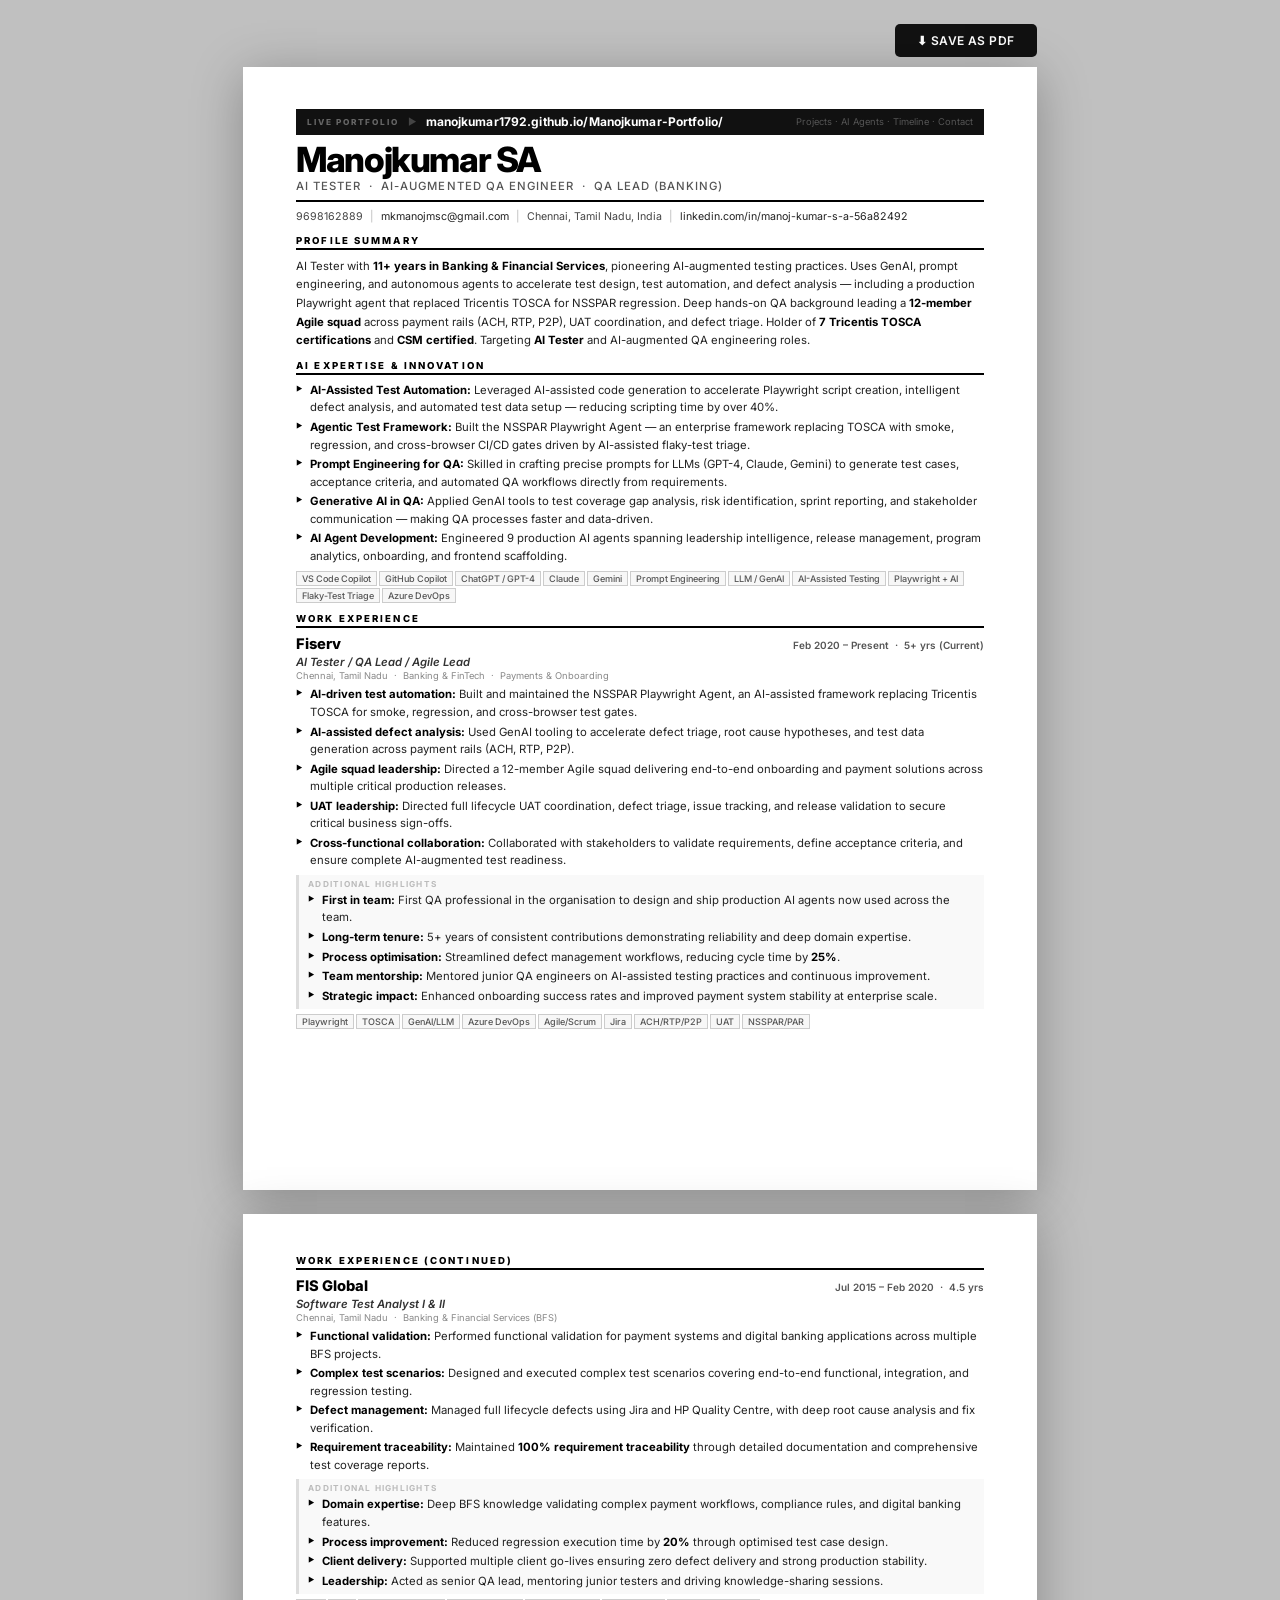
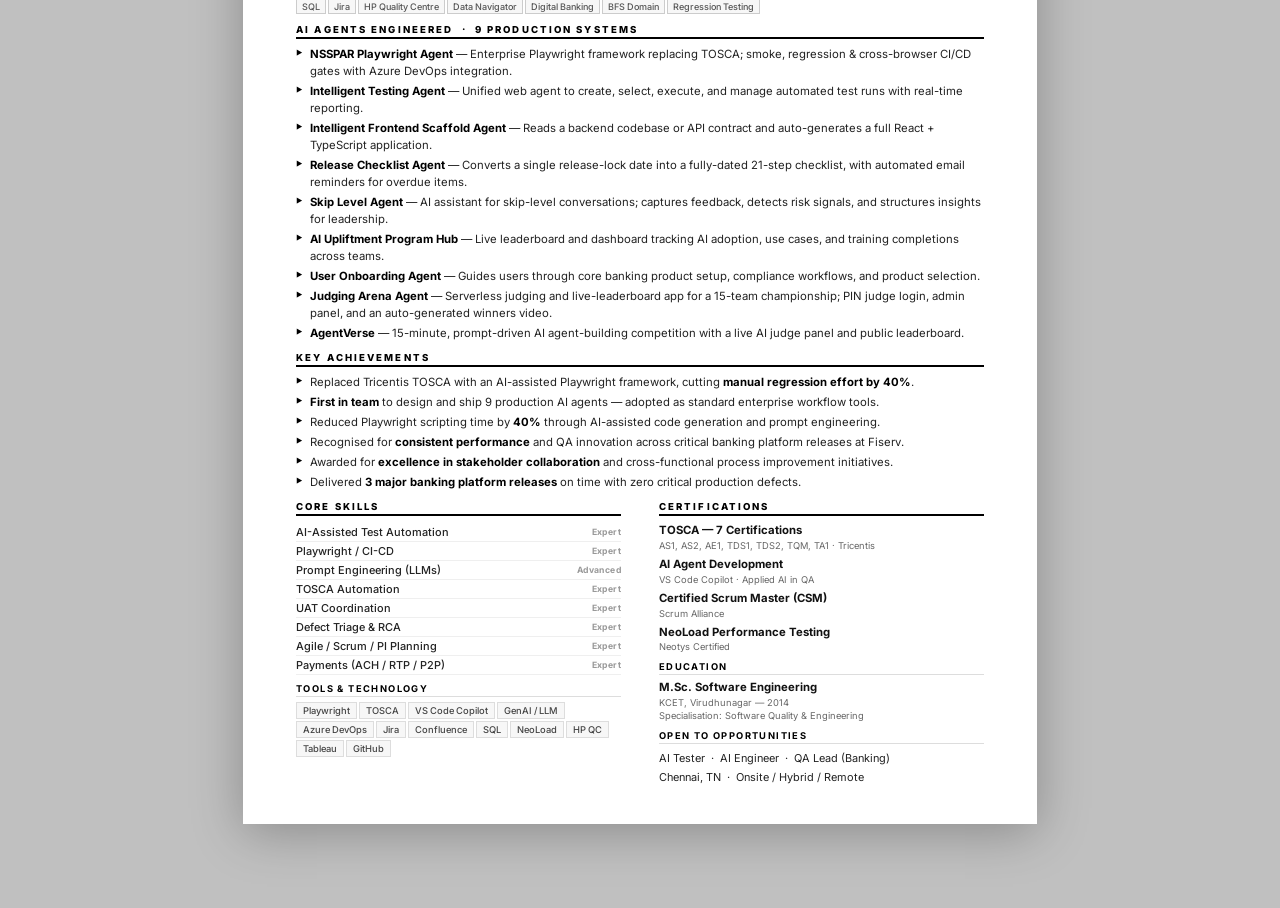
<file: resume-ai-tester.html>
<!DOCTYPE html>
<html lang="en">
<head>
<meta charset="UTF-8">
<meta name="viewport" content="width=device-width,initial-scale=1.0">
<title>Manojkumar SA - AI Tester Resume</title>
<link href="https://fonts.googleapis.com/css2?family=Inter:ital,wght@0,300;0,400;0,500;0,600;0,700;0,800;1,400&display=swap" rel="stylesheet">
<style>
@page { size: A4 portrait; margin: 0; }
*, *::before, *::after { box-sizing: border-box; margin: 0; padding: 0; }
html, body {
  -webkit-print-color-adjust: exact;
  print-color-adjust: exact;
  font-family: 'Inter', Arial, sans-serif;
}
body {
  background: #c0c0c0;
  display: flex;
  flex-direction: column;
  align-items: center;
  padding: 24px 12px 60px;
}

/* Print button */
.print-bar {
  width: 210mm; max-width: 100%;
  display: flex; justify-content: flex-end;
  margin-bottom: 10px;
}
.btn-p {
  background: #111; color: #fff; border: none;
  border-radius: 5px; padding: 9px 22px;
  font-family: 'Inter', sans-serif; font-size: 12px;
  font-weight: 600; cursor: pointer; letter-spacing: .04em;
  text-transform: uppercase;
}
.btn-p:hover { background: #333; }

/* A4 page card */
.page {
  width: 210mm;
  max-width: 100%;
  min-height: 297mm;
  background: #fff;
  box-shadow: 0 8px 48px rgba(0,0,0,.28);
  padding: 11mm 14mm 10mm;
  margin-bottom: 24px;
}

@media print {
  body { background: #fff; padding: 0; margin: 0; }
  .print-bar { display: none !important; }
  .page {
    box-shadow: none;
    width: 210mm;
    min-height: 0;
    margin: 0;
    padding: 11mm 14mm 10mm;
  }
  .page-2 { break-before: page; }
}

/* HEADER */
.rh { margin-top: 7px; margin-bottom: 7px; }
.rh-name {
  font-size: 26pt; font-weight: 800;
  color: #000; letter-spacing: -.04em; line-height: 1;
}
.rh-title {
  font-size: 8.5pt; font-weight: 500;
  color: #555; letter-spacing: .09em;
  text-transform: uppercase; margin-top: 3px;
}
.rh-rule { border: none; border-top: 2.5px solid #000; margin: 7px 0 5px; }
.rh-contacts {
  display: flex; flex-wrap: wrap; align-items: center;
  font-size: 8pt; color: #444; line-height: 1.9;
}
.rci { display: inline; white-space: nowrap; }
.rci a { color: #222; text-decoration: none; }
.rci a:hover { text-decoration: underline; }
.rsep { margin: 0 7px; color: #bbb; }

/* PORTFOLIO BANNER */
.port-banner {
  background: #111;
  padding: 5.5px 11px;
  margin-bottom: 0;
  display: flex;
  align-items: center;
  gap: 9px;
  flex-wrap: wrap;
}
.port-lbl {
  font-size: 6.2pt; font-weight: 800;
  letter-spacing: .22em; text-transform: uppercase;
  color: #666; white-space: nowrap;
}
.port-arr { color: #444; font-size: 7pt; line-height: 1; }
.port-url {
  font-size: 9pt; font-weight: 700;
  color: #fff; text-decoration: none;
  letter-spacing: .01em;
}
.port-url:hover { text-decoration: underline; }
.port-tag {
  font-size: 7pt; color: #555;
  margin-left: auto; white-space: nowrap;
}

/* SECTION HEADING */
.sh {
  font-size: 7.2pt; font-weight: 800;
  letter-spacing: .22em; text-transform: uppercase;
  color: #000;
  border-bottom: 2px solid #000;
  padding-bottom: 2px; margin-bottom: 7px;
}

.sec { margin-bottom: 10px; }

/* SUMMARY */
.sum { font-size: 8.5pt; color: #222; line-height: 1.65; }
.sum strong { color: #000; font-weight: 700; }

/* JOB BLOCK */
.job { margin-bottom: 8px; }
.jhd {
  display: flex; justify-content: space-between;
  align-items: baseline; gap: 8px; margin-bottom: 2px;
}
.jco { font-size: 11pt; font-weight: 800; color: #000; }
.jper {
  font-size: 7.5pt; font-weight: 600;
  color: #555; white-space: nowrap; flex-shrink: 0;
}
.jrole { font-size: 8.5pt; font-weight: 600; font-style: italic; color: #333; margin-bottom: 1px; }
.jloc { font-size: 7pt; color: #888; margin-bottom: 5px; }

/* BULLETS */
.bl { list-style: none; padding: 0; margin: 0; display: flex; flex-direction: column; gap: 2px; }
.bl li {
  display: grid;
  grid-template-columns: 10px 1fr;
  column-gap: 4px;
  font-size: 8.5pt; color: #222; line-height: 1.55;
}
.bm { font-size: 5pt; font-weight: 900; padding-top: 4px; color: #000; line-height: 1; }
.bl li strong { color: #000; font-weight: 700; }

/* HIGHLIGHTS */
.ahl {
  margin-top: 5px; padding: 4px 8px 4px 9px;
  border-left: 3px solid #ddd; background: #f9f9f9;
}
.ahl-lbl {
  font-size: 6.2pt; font-weight: 700;
  letter-spacing: .15em; text-transform: uppercase;
  color: #bbb; margin-bottom: 3px;
}

/* CHIPS */
.chips { display: flex; flex-wrap: wrap; gap: 2px; margin-top: 5px; }
.chip {
  font-size: 6.8pt; font-weight: 500;
  padding: 1px 5px; border: 1px solid #ccc;
  color: #555; background: #f7f7f7;
}

/* AI AGENTS */
.agr {
  display: grid;
  grid-template-columns: 10px 1fr;
  column-gap: 4px;
  font-size: 8.5pt; color: #222;
  line-height: 1.5; margin-bottom: 3px;
}
.an { font-weight: 700; color: #000; }

/* ACHIEVEMENTS */
.acr {
  display: grid;
  grid-template-columns: 10px 1fr;
  column-gap: 4px;
  font-size: 8.5pt; color: #222;
  line-height: 1.5; margin-bottom: 3px;
}
.acr strong { color: #000; font-weight: 700; }

/* TWO-COLUMN FOOTER */
.two-col {
  display: grid;
  grid-template-columns: 1fr 1fr;
  gap: 10mm;
  margin-top: 2px;
}

/* SKILL ROWS */
.skr {
  display: flex; justify-content: space-between; align-items: center;
  padding: 2px 0; border-bottom: 1px solid #efefef;
  font-size: 8.2pt; color: #222;
}
.skr-n { font-weight: 500; }
.skr-l { font-size: 6.5pt; font-weight: 700; color: #999; letter-spacing: .05em; }

/* TOOL TAGS */
.tags { display: flex; flex-wrap: wrap; gap: 2px; margin-top: 4px; }
.tag {
  font-size: 7pt; font-weight: 500;
  padding: 2px 6px; border: 1px solid #ddd;
  color: #444; background: #f7f7f7;
}

/* CERT / EDU */
.cr { margin-bottom: 5px; }
.cr-n { font-size: 8.5pt; font-weight: 700; color: #111; line-height: 1.4; }
.cr-s { font-size: 7pt; color: #666; line-height: 1.4; }

/* sub-heading inside two-col */
.ssh {
  font-size: 7pt; font-weight: 700; letter-spacing: .15em;
  text-transform: uppercase; color: #000;
  border-bottom: 1px solid #ddd;
  padding-bottom: 2px; margin: 8px 0 5px;
}
</style>
</head>
<body>

<div class="print-bar">
  <button class="btn-p" onclick="window.print()">&#11015; Save as PDF</button>
</div>

<!-- =========================================================
     PAGE 1  |  Header + Portfolio + Summary + Fiserv
     ========================================================= -->
<div class="page">

  <!-- PORTFOLIO HIGHLIGHT BANNER — top of page, very first thing -->
  <div class="port-banner">
    <span class="port-lbl">Live Portfolio</span>
    <span class="port-arr">&#9658;</span>
    <a class="port-url" href="https://manojkumar1792.github.io/Manojkumar-Portfolio/" target="_blank">manojkumar1792.github.io/Manojkumar-Portfolio/</a>
    <span class="port-tag">Projects &middot; AI Agents &middot; Timeline &middot; Contact</span>
  </div>

  <!-- HEADER -->
  <header class="rh">
    <div class="rh-name">Manojkumar SA</div>
    <div class="rh-title">AI Tester &nbsp;&middot;&nbsp; AI-Augmented QA Engineer &nbsp;&middot;&nbsp; QA Lead (Banking)</div>
    <hr class="rh-rule">
    <div class="rh-contacts">
      <span class="rci">9698162889</span>
      <span class="rsep">|</span>
      <span class="rci"><a href="mailto:mkmanojmsc@gmail.com">mkmanojmsc@gmail.com</a></span>
      <span class="rsep">|</span>
      <span class="rci">Chennai, Tamil Nadu, India</span>
      <span class="rsep">|</span>
      <span class="rci"><a href="https://www.linkedin.com/in/manoj-kumar-s-a-56a82492/" target="_blank">linkedin.com/in/manoj-kumar-s-a-56a82492</a></span>
    </div>
  </header>

  <!-- PROFILE SUMMARY -->
  <div class="sec">
    <div class="sh">Profile Summary</div>
    <p class="sum">AI Tester with <strong>11+ years in Banking &amp; Financial Services</strong>, pioneering AI-augmented testing practices. Uses GenAI, prompt engineering, and autonomous agents to accelerate test design, test automation, and defect analysis — including a production Playwright agent that replaced Tricentis TOSCA for NSSPAR regression. Deep hands-on QA background leading a <strong>12-member Agile squad</strong> across payment rails (ACH, RTP, P2P), UAT coordination, and defect triage. Holder of <strong>7 Tricentis TOSCA certifications</strong> and <strong>CSM certified</strong>. Targeting <strong>AI Tester</strong> and AI-augmented QA engineering roles.</p>
  </div>

  <!-- AI EXPERTISE -->
  <div class="sec">
    <div class="sh">AI Expertise &amp; Innovation</div>
    <ul class="bl" style="margin-bottom:6px;">
      <li><span class="bm">&#9658;</span><span><strong>AI-Assisted Test Automation:</strong> Leveraged AI-assisted code generation to accelerate Playwright script creation, intelligent defect analysis, and automated test data setup — reducing scripting time by over 40%.</span></li>
      <li><span class="bm">&#9658;</span><span><strong>Agentic Test Framework:</strong> Built the NSSPAR Playwright Agent — an enterprise framework replacing TOSCA with smoke, regression, and cross-browser CI/CD gates driven by AI-assisted flaky-test triage.</span></li>
      <li><span class="bm">&#9658;</span><span><strong>Prompt Engineering for QA:</strong> Skilled in crafting precise prompts for LLMs (GPT-4, Claude, Gemini) to generate test cases, acceptance criteria, and automated QA workflows directly from requirements.</span></li>
      <li><span class="bm">&#9658;</span><span><strong>Generative AI in QA:</strong> Applied GenAI tools to test coverage gap analysis, risk identification, sprint reporting, and stakeholder communication — making QA processes faster and data-driven.</span></li>
      <li><span class="bm">&#9658;</span><span><strong>AI Agent Development:</strong> Engineered 9 production AI agents spanning leadership intelligence, release management, program analytics, onboarding, and frontend scaffolding.</span></li>
    </ul>
    <div class="chips">
      <span class="chip">VS Code Copilot</span><span class="chip">GitHub Copilot</span>
      <span class="chip">ChatGPT / GPT-4</span><span class="chip">Claude</span><span class="chip">Gemini</span>
      <span class="chip">Prompt Engineering</span><span class="chip">LLM / GenAI</span>
      <span class="chip">AI-Assisted Testing</span><span class="chip">Playwright + AI</span>
      <span class="chip">Flaky-Test Triage</span><span class="chip">Azure DevOps</span>
    </div>
  </div>

  <!-- WORK EXPERIENCE - FISERV (Page 1) -->
  <div class="sec">
    <div class="sh">Work Experience</div>
    <div class="job">
      <div class="jhd">
        <span class="jco">Fiserv</span>
        <span class="jper">Feb 2020 &ndash; Present &nbsp;&middot;&nbsp; 5+ yrs (Current)</span>
      </div>
      <div class="jrole">AI Tester / QA Lead / Agile Lead</div>
      <div class="jloc">Chennai, Tamil Nadu &nbsp;&middot;&nbsp; Banking &amp; FinTech &nbsp;&middot;&nbsp; Payments &amp; Onboarding</div>
      <ul class="bl">
        <li><span class="bm">&#9658;</span><span><strong>AI-driven test automation:</strong> Built and maintained the NSSPAR Playwright Agent, an AI-assisted framework replacing Tricentis TOSCA for smoke, regression, and cross-browser test gates.</span></li>
        <li><span class="bm">&#9658;</span><span><strong>AI-assisted defect analysis:</strong> Used GenAI tooling to accelerate defect triage, root cause hypotheses, and test data generation across payment rails (ACH, RTP, P2P).</span></li>
        <li><span class="bm">&#9658;</span><span><strong>Agile squad leadership:</strong> Directed a 12-member Agile squad delivering end-to-end onboarding and payment solutions across multiple critical production releases.</span></li>
        <li><span class="bm">&#9658;</span><span><strong>UAT leadership:</strong> Directed full lifecycle UAT coordination, defect triage, issue tracking, and release validation to secure critical business sign-offs.</span></li>
        <li><span class="bm">&#9658;</span><span><strong>Cross-functional collaboration:</strong> Collaborated with stakeholders to validate requirements, define acceptance criteria, and ensure complete AI-augmented test readiness.</span></li>
      </ul>
      <div class="ahl">
        <div class="ahl-lbl">Additional Highlights</div>
        <ul class="bl">
          <li><span class="bm">&#9658;</span><span><strong>First in team:</strong> First QA professional in the organisation to design and ship production AI agents now used across the team.</span></li>
          <li><span class="bm">&#9658;</span><span><strong>Long-term tenure:</strong> 5+ years of consistent contributions demonstrating reliability and deep domain expertise.</span></li>
          <li><span class="bm">&#9658;</span><span><strong>Process optimisation:</strong> Streamlined defect management workflows, reducing cycle time by <strong>25%</strong>.</span></li>
          <li><span class="bm">&#9658;</span><span><strong>Team mentorship:</strong> Mentored junior QA engineers on AI-assisted testing practices and continuous improvement.</span></li>
          <li><span class="bm">&#9658;</span><span><strong>Strategic impact:</strong> Enhanced onboarding success rates and improved payment system stability at enterprise scale.</span></li>
        </ul>
      </div>
      <div class="chips">
        <span class="chip">Playwright</span><span class="chip">TOSCA</span><span class="chip">GenAI/LLM</span>
        <span class="chip">Azure DevOps</span><span class="chip">Agile/Scrum</span><span class="chip">Jira</span>
        <span class="chip">ACH/RTP/P2P</span><span class="chip">UAT</span><span class="chip">NSSPAR/PAR</span>
      </div>
    </div>
  </div>

</div><!-- /page 1 -->

<!-- =========================================================
     PAGE 2  |  FIS + AI Agents + Achievements + Skills/Certs
     ========================================================= -->
<div class="page page-2">

  <!-- FIS GLOBAL -->
  <div class="sec">
    <div class="sh">Work Experience (Continued)</div>
    <div class="job">
      <div class="jhd">
        <span class="jco">FIS Global</span>
        <span class="jper">Jul 2015 &ndash; Feb 2020 &nbsp;&middot;&nbsp; 4.5 yrs</span>
      </div>
      <div class="jrole">Software Test Analyst I &amp; II</div>
      <div class="jloc">Chennai, Tamil Nadu &nbsp;&middot;&nbsp; Banking &amp; Financial Services (BFS)</div>
      <ul class="bl">
        <li><span class="bm">&#9658;</span><span><strong>Functional validation:</strong> Performed functional validation for payment systems and digital banking applications across multiple BFS projects.</span></li>
        <li><span class="bm">&#9658;</span><span><strong>Complex test scenarios:</strong> Designed and executed complex test scenarios covering end-to-end functional, integration, and regression testing.</span></li>
        <li><span class="bm">&#9658;</span><span><strong>Defect management:</strong> Managed full lifecycle defects using Jira and HP Quality Centre, with deep root cause analysis and fix verification.</span></li>
        <li><span class="bm">&#9658;</span><span><strong>Requirement traceability:</strong> Maintained <strong>100% requirement traceability</strong> through detailed documentation and comprehensive test coverage reports.</span></li>
      </ul>
      <div class="ahl">
        <div class="ahl-lbl">Additional Highlights</div>
        <ul class="bl">
          <li><span class="bm">&#9658;</span><span><strong>Domain expertise:</strong> Deep BFS knowledge validating complex payment workflows, compliance rules, and digital banking features.</span></li>
          <li><span class="bm">&#9658;</span><span><strong>Process improvement:</strong> Reduced regression execution time by <strong>20%</strong> through optimised test case design.</span></li>
          <li><span class="bm">&#9658;</span><span><strong>Client delivery:</strong> Supported multiple client go-lives ensuring zero defect delivery and strong production stability.</span></li>
          <li><span class="bm">&#9658;</span><span><strong>Leadership:</strong> Acted as senior QA lead, mentoring junior testers and driving knowledge-sharing sessions.</span></li>
        </ul>
      </div>
      <div class="chips">
        <span class="chip">SQL</span><span class="chip">Jira</span><span class="chip">HP Quality Centre</span>
        <span class="chip">Data Navigator</span><span class="chip">Digital Banking</span><span class="chip">BFS Domain</span><span class="chip">Regression Testing</span>
      </div>
    </div>
  </div>

  <!-- AI AGENTS -->
  <div class="sec">
    <div class="sh">AI Agents Engineered &nbsp;&middot;&nbsp; 9 Production Systems</div>
    <div class="agr"><span class="bm">&#9658;</span><span><span class="an">NSSPAR Playwright Agent</span> &mdash; Enterprise Playwright framework replacing TOSCA; smoke, regression &amp; cross-browser CI/CD gates with Azure DevOps integration.</span></div>
    <div class="agr"><span class="bm">&#9658;</span><span><span class="an">Intelligent Testing Agent</span> &mdash; Unified web agent to create, select, execute, and manage automated test runs with real-time reporting.</span></div>
    <div class="agr"><span class="bm">&#9658;</span><span><span class="an">Intelligent Frontend Scaffold Agent</span> &mdash; Reads a backend codebase or API contract and auto-generates a full React + TypeScript application.</span></div>
    <div class="agr"><span class="bm">&#9658;</span><span><span class="an">Release Checklist Agent</span> &mdash; Converts a single release-lock date into a fully-dated 21-step checklist, with automated email reminders for overdue items.</span></div>
    <div class="agr"><span class="bm">&#9658;</span><span><span class="an">Skip Level Agent</span> &mdash; AI assistant for skip-level conversations; captures feedback, detects risk signals, and structures insights for leadership.</span></div>
    <div class="agr"><span class="bm">&#9658;</span><span><span class="an">AI Upliftment Program Hub</span> &mdash; Live leaderboard and dashboard tracking AI adoption, use cases, and training completions across teams.</span></div>
    <div class="agr"><span class="bm">&#9658;</span><span><span class="an">User Onboarding Agent</span> &mdash; Guides users through core banking product setup, compliance workflows, and product selection.</span></div>
    <div class="agr"><span class="bm">&#9658;</span><span><span class="an">Judging Arena Agent</span> &mdash; Serverless judging and live-leaderboard app for a 15-team championship; PIN judge login, admin panel, and an auto-generated winners video.</span></div>
    <div class="agr"><span class="bm">&#9658;</span><span><span class="an">AgentVerse</span> &mdash; 15-minute, prompt-driven AI agent-building competition with a live AI judge panel and public leaderboard.</span></div>
  </div>

  <!-- KEY ACHIEVEMENTS -->
  <div class="sec">
    <div class="sh">Key Achievements</div>
    <div class="acr"><span class="bm">&#9658;</span><span>Replaced Tricentis TOSCA with an AI-assisted Playwright framework, cutting <strong>manual regression effort by 40%</strong>.</span></div>
    <div class="acr"><span class="bm">&#9658;</span><span><strong>First in team</strong> to design and ship 9 production AI agents &mdash; adopted as standard enterprise workflow tools.</span></div>
    <div class="acr"><span class="bm">&#9658;</span><span>Reduced Playwright scripting time by <strong>40%</strong> through AI-assisted code generation and prompt engineering.</span></div>
    <div class="acr"><span class="bm">&#9658;</span><span>Recognised for <strong>consistent performance</strong> and QA innovation across critical banking platform releases at Fiserv.</span></div>
    <div class="acr"><span class="bm">&#9658;</span><span>Awarded for <strong>excellence in stakeholder collaboration</strong> and cross-functional process improvement initiatives.</span></div>
    <div class="acr"><span class="bm">&#9658;</span><span>Delivered <strong>3 major banking platform releases</strong> on time with zero critical production defects.</span></div>
  </div>

  <!-- TWO-COLUMN: Core Skills + Tools | Certifications + Education -->
  <div class="two-col">

    <div>
      <div class="sh">Core Skills</div>
      <div class="skr"><span class="skr-n">AI-Assisted Test Automation</span><span class="skr-l">Expert</span></div>
      <div class="skr"><span class="skr-n">Playwright / CI-CD</span><span class="skr-l">Expert</span></div>
      <div class="skr"><span class="skr-n">Prompt Engineering (LLMs)</span><span class="skr-l">Advanced</span></div>
      <div class="skr"><span class="skr-n">TOSCA Automation</span><span class="skr-l">Expert</span></div>
      <div class="skr"><span class="skr-n">UAT Coordination</span><span class="skr-l">Expert</span></div>
      <div class="skr"><span class="skr-n">Defect Triage &amp; RCA</span><span class="skr-l">Expert</span></div>
      <div class="skr"><span class="skr-n">Agile / Scrum / PI Planning</span><span class="skr-l">Expert</span></div>
      <div class="skr"><span class="skr-n">Payments (ACH / RTP / P2P)</span><span class="skr-l">Expert</span></div>
      <div class="ssh">Tools &amp; Technology</div>
      <div class="tags">
        <span class="tag">Playwright</span><span class="tag">TOSCA</span><span class="tag">VS Code Copilot</span>
        <span class="tag">GenAI / LLM</span><span class="tag">Azure DevOps</span><span class="tag">Jira</span>
        <span class="tag">Confluence</span><span class="tag">SQL</span><span class="tag">NeoLoad</span>
        <span class="tag">HP QC</span><span class="tag">Tableau</span><span class="tag">GitHub</span>
      </div>
    </div>

    <div>
      <div class="sh">Certifications</div>
      <div class="cr">
        <div class="cr-n">TOSCA &mdash; 7 Certifications</div>
        <div class="cr-s">AS1, AS2, AE1, TDS1, TDS2, TQM, TA1 &middot; Tricentis</div>
      </div>
      <div class="cr">
        <div class="cr-n">AI Agent Development</div>
        <div class="cr-s">VS Code Copilot &middot; Applied AI in QA</div>
      </div>
      <div class="cr">
        <div class="cr-n">Certified Scrum Master (CSM)</div>
        <div class="cr-s">Scrum Alliance</div>
      </div>
      <div class="cr">
        <div class="cr-n">NeoLoad Performance Testing</div>
        <div class="cr-s">Neotys Certified</div>
      </div>
      <div class="ssh">Education</div>
      <div class="cr">
        <div class="cr-n">M.Sc. Software Engineering</div>
        <div class="cr-s">KCET, Virudhunagar &mdash; 2014</div>
        <div class="cr-s">Specialisation: Software Quality &amp; Engineering</div>
      </div>
      <div class="ssh">Open to Opportunities</div>
      <div style="font-size:8.2pt;color:#222;line-height:1.7;">
        AI Tester &nbsp;&middot;&nbsp; AI Engineer &nbsp;&middot;&nbsp; QA Lead (Banking)<br>
        Chennai, TN &nbsp;&middot;&nbsp; Onsite / Hybrid / Remote
      </div>
    </div>

  </div><!-- /two-col -->

</div><!-- /page 2 -->

</body>
</html>
</file>
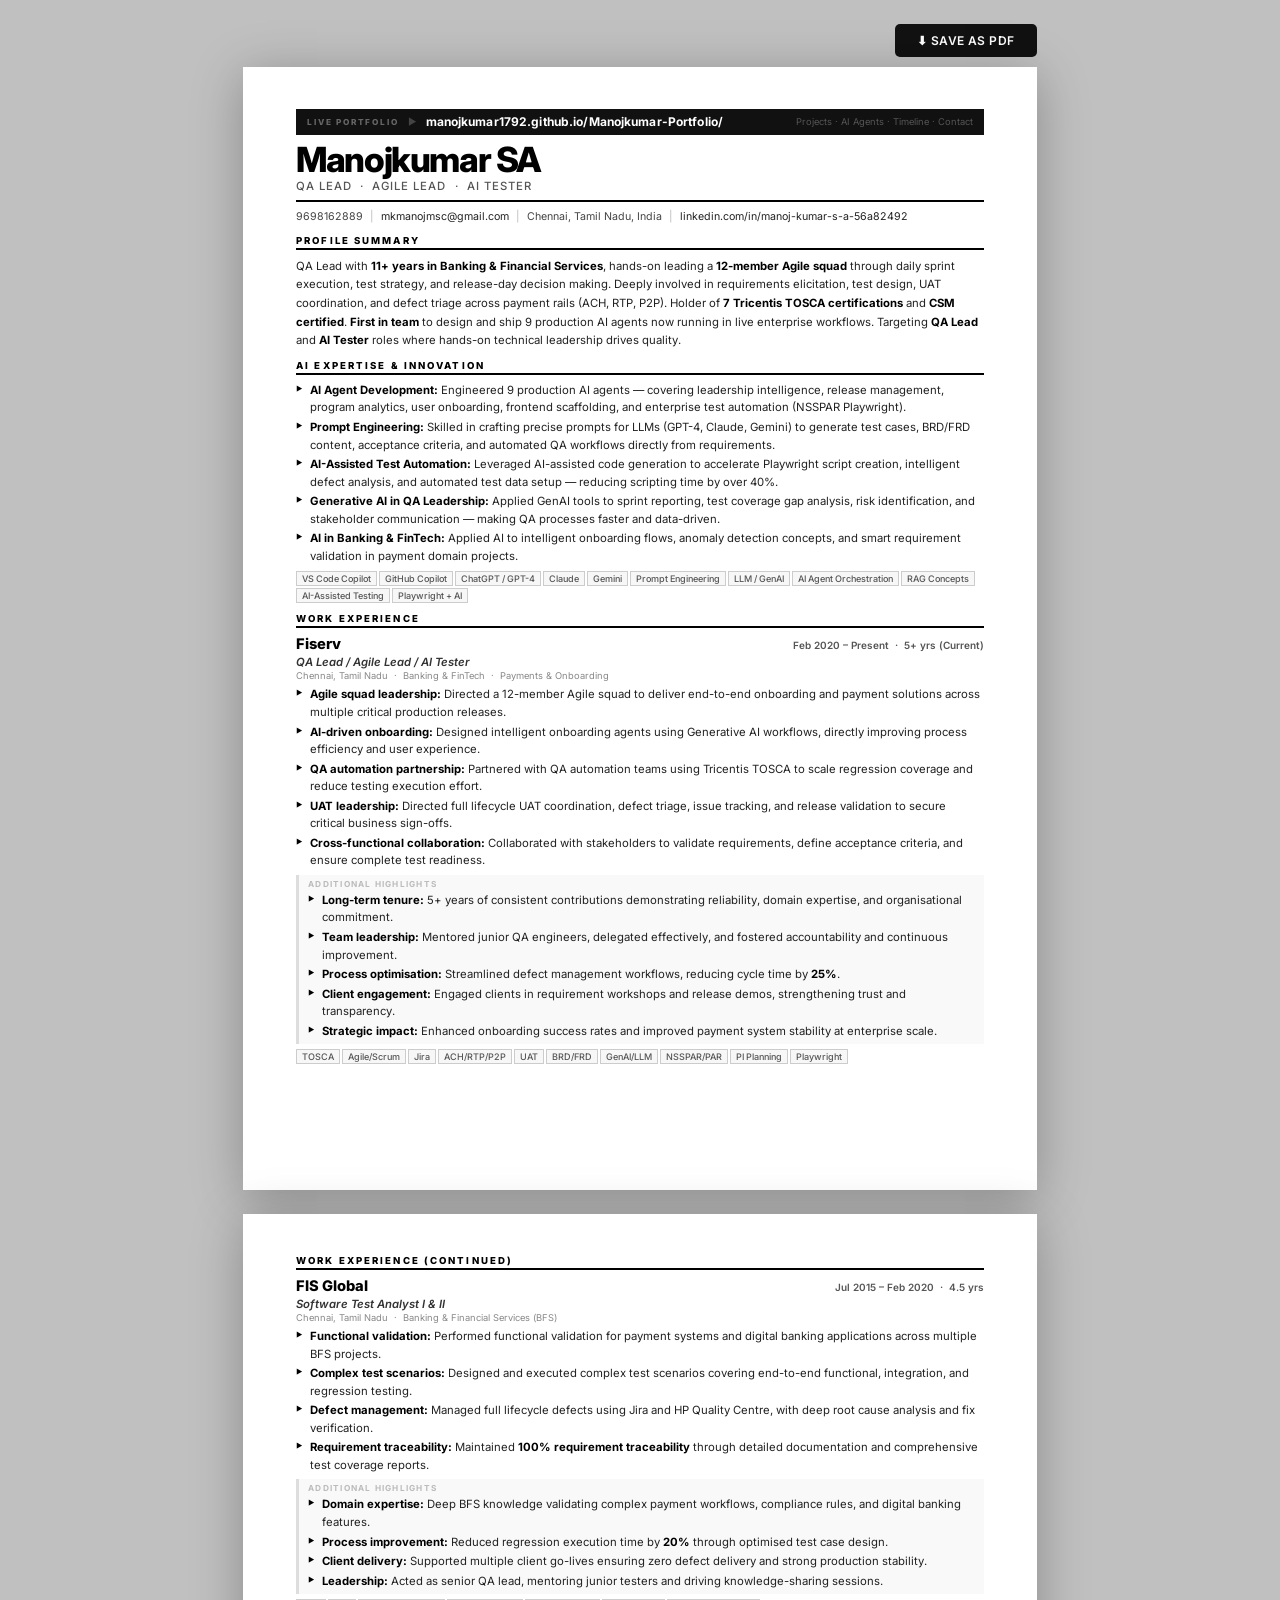
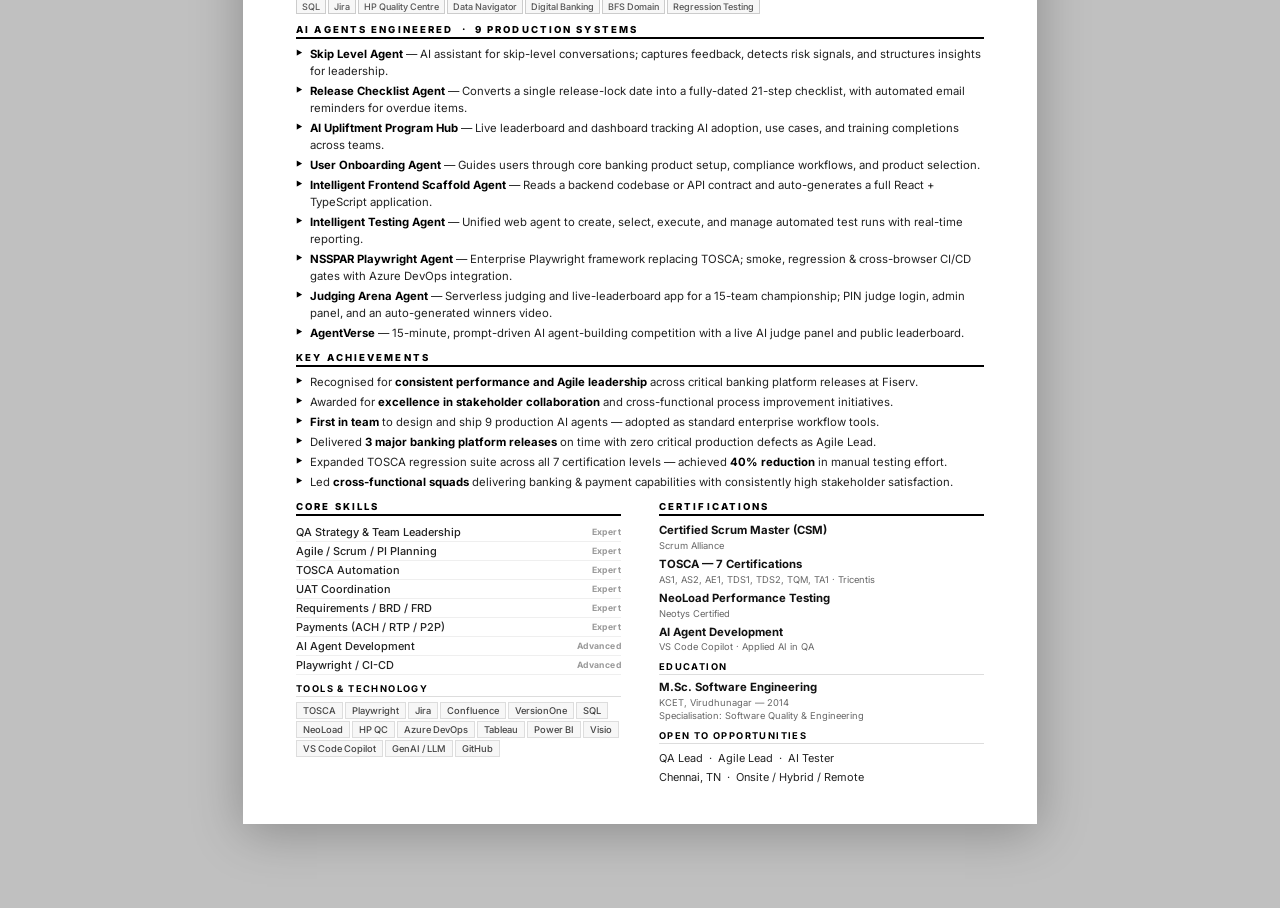
<file: resume-qa-lead.html>
<!DOCTYPE html>
<html lang="en">
<head>
<meta charset="UTF-8">
<meta name="viewport" content="width=device-width,initial-scale=1.0">
<title>Manojkumar SA - QA Lead Resume</title>
<link href="https://fonts.googleapis.com/css2?family=Inter:ital,wght@0,300;0,400;0,500;0,600;0,700;0,800;1,400&display=swap" rel="stylesheet">
<style>
@page { size: A4 portrait; margin: 0; }
*, *::before, *::after { box-sizing: border-box; margin: 0; padding: 0; }
html, body {
  -webkit-print-color-adjust: exact;
  print-color-adjust: exact;
  font-family: 'Inter', Arial, sans-serif;
}
body {
  background: #c0c0c0;
  display: flex;
  flex-direction: column;
  align-items: center;
  padding: 24px 12px 60px;
}

/* Print button */
.print-bar {
  width: 210mm; max-width: 100%;
  display: flex; justify-content: flex-end;
  margin-bottom: 10px;
}
.btn-p {
  background: #111; color: #fff; border: none;
  border-radius: 5px; padding: 9px 22px;
  font-family: 'Inter', sans-serif; font-size: 12px;
  font-weight: 600; cursor: pointer; letter-spacing: .04em;
  text-transform: uppercase;
}
.btn-p:hover { background: #333; }

/* A4 page card */
.page {
  width: 210mm;
  max-width: 100%;
  min-height: 297mm;
  background: #fff;
  box-shadow: 0 8px 48px rgba(0,0,0,.28);
  padding: 11mm 14mm 10mm;
  margin-bottom: 24px;
}

@media print {
  body { background: #fff; padding: 0; margin: 0; }
  .print-bar { display: none !important; }
  .page {
    box-shadow: none;
    width: 210mm;
    min-height: 0;
    margin: 0;
    padding: 11mm 14mm 10mm;
  }
  .page-2 { break-before: page; }
}

/* HEADER */
.rh { margin-top: 7px; margin-bottom: 7px; }
.rh-name {
  font-size: 26pt; font-weight: 800;
  color: #000; letter-spacing: -.04em; line-height: 1;
}
.rh-title {
  font-size: 8.5pt; font-weight: 500;
  color: #555; letter-spacing: .09em;
  text-transform: uppercase; margin-top: 3px;
}
.rh-rule { border: none; border-top: 2.5px solid #000; margin: 7px 0 5px; }
.rh-contacts {
  display: flex; flex-wrap: wrap; align-items: center;
  font-size: 8pt; color: #444; line-height: 1.9;
}
.rci { display: inline; white-space: nowrap; }
.rci a { color: #222; text-decoration: none; }
.rci a:hover { text-decoration: underline; }
.rsep { margin: 0 7px; color: #bbb; }

/* PORTFOLIO BANNER */
.port-banner {
  background: #111;
  padding: 5.5px 11px;
  margin-bottom: 0;
  display: flex;
  align-items: center;
  gap: 9px;
  flex-wrap: wrap;
}
.port-lbl {
  font-size: 6.2pt; font-weight: 800;
  letter-spacing: .22em; text-transform: uppercase;
  color: #666; white-space: nowrap;
}
.port-arr { color: #444; font-size: 7pt; line-height: 1; }
.port-url {
  font-size: 9pt; font-weight: 700;
  color: #fff; text-decoration: none;
  letter-spacing: .01em;
}
.port-url:hover { text-decoration: underline; }
.port-tag {
  font-size: 7pt; color: #555;
  margin-left: auto; white-space: nowrap;
}

/* SECTION HEADING */
.sh {
  font-size: 7.2pt; font-weight: 800;
  letter-spacing: .22em; text-transform: uppercase;
  color: #000;
  border-bottom: 2px solid #000;
  padding-bottom: 2px; margin-bottom: 7px;
}

.sec { margin-bottom: 10px; }

/* SUMMARY */
.sum { font-size: 8.5pt; color: #222; line-height: 1.65; }
.sum strong { color: #000; font-weight: 700; }

/* JOB BLOCK */
.job { margin-bottom: 8px; }
.jhd {
  display: flex; justify-content: space-between;
  align-items: baseline; gap: 8px; margin-bottom: 2px;
}
.jco { font-size: 11pt; font-weight: 800; color: #000; }
.jper {
  font-size: 7.5pt; font-weight: 600;
  color: #555; white-space: nowrap; flex-shrink: 0;
}
.jrole { font-size: 8.5pt; font-weight: 600; font-style: italic; color: #333; margin-bottom: 1px; }
.jloc { font-size: 7pt; color: #888; margin-bottom: 5px; }

/* BULLETS */
.bl { list-style: none; padding: 0; margin: 0; display: flex; flex-direction: column; gap: 2px; }
.bl li {
  display: grid;
  grid-template-columns: 10px 1fr;
  column-gap: 4px;
  font-size: 8.5pt; color: #222; line-height: 1.55;
}
.bm { font-size: 5pt; font-weight: 900; padding-top: 4px; color: #000; line-height: 1; }
.bl li strong { color: #000; font-weight: 700; }

/* HIGHLIGHTS */
.ahl {
  margin-top: 5px; padding: 4px 8px 4px 9px;
  border-left: 3px solid #ddd; background: #f9f9f9;
}
.ahl-lbl {
  font-size: 6.2pt; font-weight: 700;
  letter-spacing: .15em; text-transform: uppercase;
  color: #bbb; margin-bottom: 3px;
}

/* CHIPS */
.chips { display: flex; flex-wrap: wrap; gap: 2px; margin-top: 5px; }
.chip {
  font-size: 6.8pt; font-weight: 500;
  padding: 1px 5px; border: 1px solid #ccc;
  color: #555; background: #f7f7f7;
}

/* AI AGENTS */
.agr {
  display: grid;
  grid-template-columns: 10px 1fr;
  column-gap: 4px;
  font-size: 8.5pt; color: #222;
  line-height: 1.5; margin-bottom: 3px;
}
.an { font-weight: 700; color: #000; }

/* ACHIEVEMENTS */
.acr {
  display: grid;
  grid-template-columns: 10px 1fr;
  column-gap: 4px;
  font-size: 8.5pt; color: #222;
  line-height: 1.5; margin-bottom: 3px;
}
.acr strong { color: #000; font-weight: 700; }

/* TWO-COLUMN FOOTER */
.two-col {
  display: grid;
  grid-template-columns: 1fr 1fr;
  gap: 10mm;
  margin-top: 2px;
}

/* SKILL ROWS */
.skr {
  display: flex; justify-content: space-between; align-items: center;
  padding: 2px 0; border-bottom: 1px solid #efefef;
  font-size: 8.2pt; color: #222;
}
.skr-n { font-weight: 500; }
.skr-l { font-size: 6.5pt; font-weight: 700; color: #999; letter-spacing: .05em; }

/* TOOL TAGS */
.tags { display: flex; flex-wrap: wrap; gap: 2px; margin-top: 4px; }
.tag {
  font-size: 7pt; font-weight: 500;
  padding: 2px 6px; border: 1px solid #ddd;
  color: #444; background: #f7f7f7;
}

/* CERT / EDU */
.cr { margin-bottom: 5px; }
.cr-n { font-size: 8.5pt; font-weight: 700; color: #111; line-height: 1.4; }
.cr-s { font-size: 7pt; color: #666; line-height: 1.4; }

/* sub-heading inside two-col */
.ssh {
  font-size: 7pt; font-weight: 700; letter-spacing: .15em;
  text-transform: uppercase; color: #000;
  border-bottom: 1px solid #ddd;
  padding-bottom: 2px; margin: 8px 0 5px;
}
</style>
</head>
<body>

<div class="print-bar">
  <button class="btn-p" onclick="window.print()">&#11015; Save as PDF</button>
</div>

<!-- =========================================================
     PAGE 1  |  Header + Portfolio + Summary + Fiserv
     ========================================================= -->
<div class="page">

  <!-- PORTFOLIO HIGHLIGHT BANNER — top of page, very first thing -->
  <div class="port-banner">
    <span class="port-lbl">Live Portfolio</span>
    <span class="port-arr">&#9658;</span>
    <a class="port-url" href="https://manojkumar1792.github.io/Manojkumar-Portfolio/" target="_blank">manojkumar1792.github.io/Manojkumar-Portfolio/</a>
    <span class="port-tag">Projects &middot; AI Agents &middot; Timeline &middot; Contact</span>
  </div>

  <!-- HEADER -->
  <header class="rh">
    <div class="rh-name">Manojkumar SA</div>
    <div class="rh-title">QA Lead &nbsp;&middot;&nbsp; Agile Lead &nbsp;&middot;&nbsp; AI Tester</div>
    <hr class="rh-rule">
    <div class="rh-contacts">
      <span class="rci">9698162889</span>
      <span class="rsep">|</span>
      <span class="rci"><a href="mailto:mkmanojmsc@gmail.com">mkmanojmsc@gmail.com</a></span>
      <span class="rsep">|</span>
      <span class="rci">Chennai, Tamil Nadu, India</span>
      <span class="rsep">|</span>
      <span class="rci"><a href="https://www.linkedin.com/in/manoj-kumar-s-a-56a82492/" target="_blank">linkedin.com/in/manoj-kumar-s-a-56a82492</a></span>
    </div>
  </header>

  <!-- PROFILE SUMMARY -->
  <div class="sec">
    <div class="sh">Profile Summary</div>
    <p class="sum">QA Lead with <strong>11+ years in Banking &amp; Financial Services</strong>, hands-on leading a <strong>12-member Agile squad</strong> through daily sprint execution, test strategy, and release-day decision making. Deeply involved in requirements elicitation, test design, UAT coordination, and defect triage across payment rails (ACH, RTP, P2P). Holder of <strong>7 Tricentis TOSCA certifications</strong> and <strong>CSM certified</strong>. <strong>First in team</strong> to design and ship 9 production AI agents now running in live enterprise workflows. Targeting <strong>QA Lead</strong> and <strong>AI Tester</strong> roles where hands-on technical leadership drives quality.</p>
  </div>

  <!-- AI EXPERTISE -->
  <div class="sec">
    <div class="sh">AI Expertise &amp; Innovation</div>
    <ul class="bl" style="margin-bottom:6px;">
      <li><span class="bm">&#9658;</span><span><strong>AI Agent Development:</strong> Engineered 9 production AI agents — covering leadership intelligence, release management, program analytics, user onboarding, frontend scaffolding, and enterprise test automation (NSSPAR Playwright).</span></li>
      <li><span class="bm">&#9658;</span><span><strong>Prompt Engineering:</strong> Skilled in crafting precise prompts for LLMs (GPT-4, Claude, Gemini) to generate test cases, BRD/FRD content, acceptance criteria, and automated QA workflows directly from requirements.</span></li>
      <li><span class="bm">&#9658;</span><span><strong>AI-Assisted Test Automation:</strong> Leveraged AI-assisted code generation to accelerate Playwright script creation, intelligent defect analysis, and automated test data setup — reducing scripting time by over 40%.</span></li>
      <li><span class="bm">&#9658;</span><span><strong>Generative AI in QA Leadership:</strong> Applied GenAI tools to sprint reporting, test coverage gap analysis, risk identification, and stakeholder communication — making QA processes faster and data-driven.</span></li>
      <li><span class="bm">&#9658;</span><span><strong>AI in Banking &amp; FinTech:</strong> Applied AI to intelligent onboarding flows, anomaly detection concepts, and smart requirement validation in payment domain projects.</span></li>
    </ul>
    <div class="chips">
      <span class="chip">VS Code Copilot</span><span class="chip">GitHub Copilot</span>
      <span class="chip">ChatGPT / GPT-4</span><span class="chip">Claude</span><span class="chip">Gemini</span>
      <span class="chip">Prompt Engineering</span><span class="chip">LLM / GenAI</span>
      <span class="chip">AI Agent Orchestration</span><span class="chip">RAG Concepts</span>
      <span class="chip">AI-Assisted Testing</span><span class="chip">Playwright + AI</span>
    </div>
  </div>

  <!-- WORK EXPERIENCE - FISERV (Page 1) -->
  <div class="sec">
    <div class="sh">Work Experience</div>
    <div class="job">
      <div class="jhd">
        <span class="jco">Fiserv</span>
        <span class="jper">Feb 2020 &ndash; Present &nbsp;&middot;&nbsp; 5+ yrs (Current)</span>
      </div>
      <div class="jrole">QA Lead / Agile Lead / AI Tester</div>
      <div class="jloc">Chennai, Tamil Nadu &nbsp;&middot;&nbsp; Banking &amp; FinTech &nbsp;&middot;&nbsp; Payments &amp; Onboarding</div>
      <ul class="bl">
        <li><span class="bm">&#9658;</span><span><strong>Agile squad leadership:</strong> Directed a 12-member Agile squad to deliver end-to-end onboarding and payment solutions across multiple critical production releases.</span></li>
        <li><span class="bm">&#9658;</span><span><strong>AI-driven onboarding:</strong> Designed intelligent onboarding agents using Generative AI workflows, directly improving process efficiency and user experience.</span></li>
        <li><span class="bm">&#9658;</span><span><strong>QA automation partnership:</strong> Partnered with QA automation teams using Tricentis TOSCA to scale regression coverage and reduce testing execution effort.</span></li>
        <li><span class="bm">&#9658;</span><span><strong>UAT leadership:</strong> Directed full lifecycle UAT coordination, defect triage, issue tracking, and release validation to secure critical business sign-offs.</span></li>
        <li><span class="bm">&#9658;</span><span><strong>Cross-functional collaboration:</strong> Collaborated with stakeholders to validate requirements, define acceptance criteria, and ensure complete test readiness.</span></li>
      </ul>
      <div class="ahl">
        <div class="ahl-lbl">Additional Highlights</div>
        <ul class="bl">
          <li><span class="bm">&#9658;</span><span><strong>Long-term tenure:</strong> 5+ years of consistent contributions demonstrating reliability, domain expertise, and organisational commitment.</span></li>
          <li><span class="bm">&#9658;</span><span><strong>Team leadership:</strong> Mentored junior QA engineers, delegated effectively, and fostered accountability and continuous improvement.</span></li>
          <li><span class="bm">&#9658;</span><span><strong>Process optimisation:</strong> Streamlined defect management workflows, reducing cycle time by <strong>25%</strong>.</span></li>
          <li><span class="bm">&#9658;</span><span><strong>Client engagement:</strong> Engaged clients in requirement workshops and release demos, strengthening trust and transparency.</span></li>
          <li><span class="bm">&#9658;</span><span><strong>Strategic impact:</strong> Enhanced onboarding success rates and improved payment system stability at enterprise scale.</span></li>
        </ul>
      </div>
      <div class="chips">
        <span class="chip">TOSCA</span><span class="chip">Agile/Scrum</span><span class="chip">Jira</span>
        <span class="chip">ACH/RTP/P2P</span><span class="chip">UAT</span><span class="chip">BRD/FRD</span>
        <span class="chip">GenAI/LLM</span><span class="chip">NSSPAR/PAR</span><span class="chip">PI Planning</span><span class="chip">Playwright</span>
      </div>
    </div>
  </div>

</div><!-- /page 1 -->

<!-- =========================================================
     PAGE 2  |  FIS + AI Agents + Achievements + Skills/Certs
     ========================================================= -->
<div class="page page-2">

  <!-- FIS GLOBAL -->
  <div class="sec">
    <div class="sh">Work Experience (Continued)</div>
    <div class="job">
      <div class="jhd">
        <span class="jco">FIS Global</span>
        <span class="jper">Jul 2015 &ndash; Feb 2020 &nbsp;&middot;&nbsp; 4.5 yrs</span>
      </div>
      <div class="jrole">Software Test Analyst I &amp; II</div>
      <div class="jloc">Chennai, Tamil Nadu &nbsp;&middot;&nbsp; Banking &amp; Financial Services (BFS)</div>
      <ul class="bl">
        <li><span class="bm">&#9658;</span><span><strong>Functional validation:</strong> Performed functional validation for payment systems and digital banking applications across multiple BFS projects.</span></li>
        <li><span class="bm">&#9658;</span><span><strong>Complex test scenarios:</strong> Designed and executed complex test scenarios covering end-to-end functional, integration, and regression testing.</span></li>
        <li><span class="bm">&#9658;</span><span><strong>Defect management:</strong> Managed full lifecycle defects using Jira and HP Quality Centre, with deep root cause analysis and fix verification.</span></li>
        <li><span class="bm">&#9658;</span><span><strong>Requirement traceability:</strong> Maintained <strong>100% requirement traceability</strong> through detailed documentation and comprehensive test coverage reports.</span></li>
      </ul>
      <div class="ahl">
        <div class="ahl-lbl">Additional Highlights</div>
        <ul class="bl">
          <li><span class="bm">&#9658;</span><span><strong>Domain expertise:</strong> Deep BFS knowledge validating complex payment workflows, compliance rules, and digital banking features.</span></li>
          <li><span class="bm">&#9658;</span><span><strong>Process improvement:</strong> Reduced regression execution time by <strong>20%</strong> through optimised test case design.</span></li>
          <li><span class="bm">&#9658;</span><span><strong>Client delivery:</strong> Supported multiple client go-lives ensuring zero defect delivery and strong production stability.</span></li>
          <li><span class="bm">&#9658;</span><span><strong>Leadership:</strong> Acted as senior QA lead, mentoring junior testers and driving knowledge-sharing sessions.</span></li>
        </ul>
      </div>
      <div class="chips">
        <span class="chip">SQL</span><span class="chip">Jira</span><span class="chip">HP Quality Centre</span>
        <span class="chip">Data Navigator</span><span class="chip">Digital Banking</span><span class="chip">BFS Domain</span><span class="chip">Regression Testing</span>
      </div>
    </div>
  </div>

  <!-- AI AGENTS -->
  <div class="sec">
    <div class="sh">AI Agents Engineered &nbsp;&middot;&nbsp; 9 Production Systems</div>
    <div class="agr"><span class="bm">&#9658;</span><span><span class="an">Skip Level Agent</span> &mdash; AI assistant for skip-level conversations; captures feedback, detects risk signals, and structures insights for leadership.</span></div>
    <div class="agr"><span class="bm">&#9658;</span><span><span class="an">Release Checklist Agent</span> &mdash; Converts a single release-lock date into a fully-dated 21-step checklist, with automated email reminders for overdue items.</span></div>
    <div class="agr"><span class="bm">&#9658;</span><span><span class="an">AI Upliftment Program Hub</span> &mdash; Live leaderboard and dashboard tracking AI adoption, use cases, and training completions across teams.</span></div>
    <div class="agr"><span class="bm">&#9658;</span><span><span class="an">User Onboarding Agent</span> &mdash; Guides users through core banking product setup, compliance workflows, and product selection.</span></div>
    <div class="agr"><span class="bm">&#9658;</span><span><span class="an">Intelligent Frontend Scaffold Agent</span> &mdash; Reads a backend codebase or API contract and auto-generates a full React + TypeScript application.</span></div>
    <div class="agr"><span class="bm">&#9658;</span><span><span class="an">Intelligent Testing Agent</span> &mdash; Unified web agent to create, select, execute, and manage automated test runs with real-time reporting.</span></div>
    <div class="agr"><span class="bm">&#9658;</span><span><span class="an">NSSPAR Playwright Agent</span> &mdash; Enterprise Playwright framework replacing TOSCA; smoke, regression &amp; cross-browser CI/CD gates with Azure DevOps integration.</span></div>
    <div class="agr"><span class="bm">&#9658;</span><span><span class="an">Judging Arena Agent</span> &mdash; Serverless judging and live-leaderboard app for a 15-team championship; PIN judge login, admin panel, and an auto-generated winners video.</span></div>
    <div class="agr"><span class="bm">&#9658;</span><span><span class="an">AgentVerse</span> &mdash; 15-minute, prompt-driven AI agent-building competition with a live AI judge panel and public leaderboard.</span></div>
  </div>

  <!-- KEY ACHIEVEMENTS -->
  <div class="sec">
    <div class="sh">Key Achievements</div>
    <div class="acr"><span class="bm">&#9658;</span><span>Recognised for <strong>consistent performance and Agile leadership</strong> across critical banking platform releases at Fiserv.</span></div>
    <div class="acr"><span class="bm">&#9658;</span><span>Awarded for <strong>excellence in stakeholder collaboration</strong> and cross-functional process improvement initiatives.</span></div>
    <div class="acr"><span class="bm">&#9658;</span><span><strong>First in team</strong> to design and ship 9 production AI agents &mdash; adopted as standard enterprise workflow tools.</span></div>
    <div class="acr"><span class="bm">&#9658;</span><span>Delivered <strong>3 major banking platform releases</strong> on time with zero critical production defects as Agile Lead.</span></div>
    <div class="acr"><span class="bm">&#9658;</span><span>Expanded TOSCA regression suite across all 7 certification levels &mdash; achieved <strong>40% reduction</strong> in manual testing effort.</span></div>
    <div class="acr"><span class="bm">&#9658;</span><span>Led <strong>cross-functional squads</strong> delivering banking &amp; payment capabilities with consistently high stakeholder satisfaction.</span></div>
  </div>

  <!-- TWO-COLUMN: Core Skills + Tools | Certifications + Education -->
  <div class="two-col">

    <div>
      <div class="sh">Core Skills</div>
      <div class="skr"><span class="skr-n">QA Strategy &amp; Team Leadership</span><span class="skr-l">Expert</span></div>
      <div class="skr"><span class="skr-n">Agile / Scrum / PI Planning</span><span class="skr-l">Expert</span></div>
      <div class="skr"><span class="skr-n">TOSCA Automation</span><span class="skr-l">Expert</span></div>
      <div class="skr"><span class="skr-n">UAT Coordination</span><span class="skr-l">Expert</span></div>
      <div class="skr"><span class="skr-n">Requirements / BRD / FRD</span><span class="skr-l">Expert</span></div>
      <div class="skr"><span class="skr-n">Payments (ACH / RTP / P2P)</span><span class="skr-l">Expert</span></div>
      <div class="skr"><span class="skr-n">AI Agent Development</span><span class="skr-l">Advanced</span></div>
      <div class="skr"><span class="skr-n">Playwright / CI-CD</span><span class="skr-l">Advanced</span></div>
      <div class="ssh">Tools &amp; Technology</div>
      <div class="tags">
        <span class="tag">TOSCA</span><span class="tag">Playwright</span><span class="tag">Jira</span>
        <span class="tag">Confluence</span><span class="tag">VersionOne</span><span class="tag">SQL</span>
        <span class="tag">NeoLoad</span><span class="tag">HP QC</span><span class="tag">Azure DevOps</span>
        <span class="tag">Tableau</span><span class="tag">Power BI</span><span class="tag">Visio</span>
        <span class="tag">VS Code Copilot</span><span class="tag">GenAI / LLM</span><span class="tag">GitHub</span>
      </div>
    </div>

    <div>
      <div class="sh">Certifications</div>
      <div class="cr">
        <div class="cr-n">Certified Scrum Master (CSM)</div>
        <div class="cr-s">Scrum Alliance</div>
      </div>
      <div class="cr">
        <div class="cr-n">TOSCA &mdash; 7 Certifications</div>
        <div class="cr-s">AS1, AS2, AE1, TDS1, TDS2, TQM, TA1 &middot; Tricentis</div>
      </div>
      <div class="cr">
        <div class="cr-n">NeoLoad Performance Testing</div>
        <div class="cr-s">Neotys Certified</div>
      </div>
      <div class="cr">
        <div class="cr-n">AI Agent Development</div>
        <div class="cr-s">VS Code Copilot &middot; Applied AI in QA</div>
      </div>
      <div class="ssh">Education</div>
      <div class="cr">
        <div class="cr-n">M.Sc. Software Engineering</div>
        <div class="cr-s">KCET, Virudhunagar &mdash; 2014</div>
        <div class="cr-s">Specialisation: Software Quality &amp; Engineering</div>
      </div>
      <div class="ssh">Open to Opportunities</div>
      <div style="font-size:8.2pt;color:#222;line-height:1.7;">
        QA Lead &nbsp;&middot;&nbsp; Agile Lead &nbsp;&middot;&nbsp; AI Tester<br>
        Chennai, TN &nbsp;&middot;&nbsp; Onsite / Hybrid / Remote
      </div>
    </div>

  </div><!-- /two-col -->

</div><!-- /page 2 -->

</body>
</html>
</file>
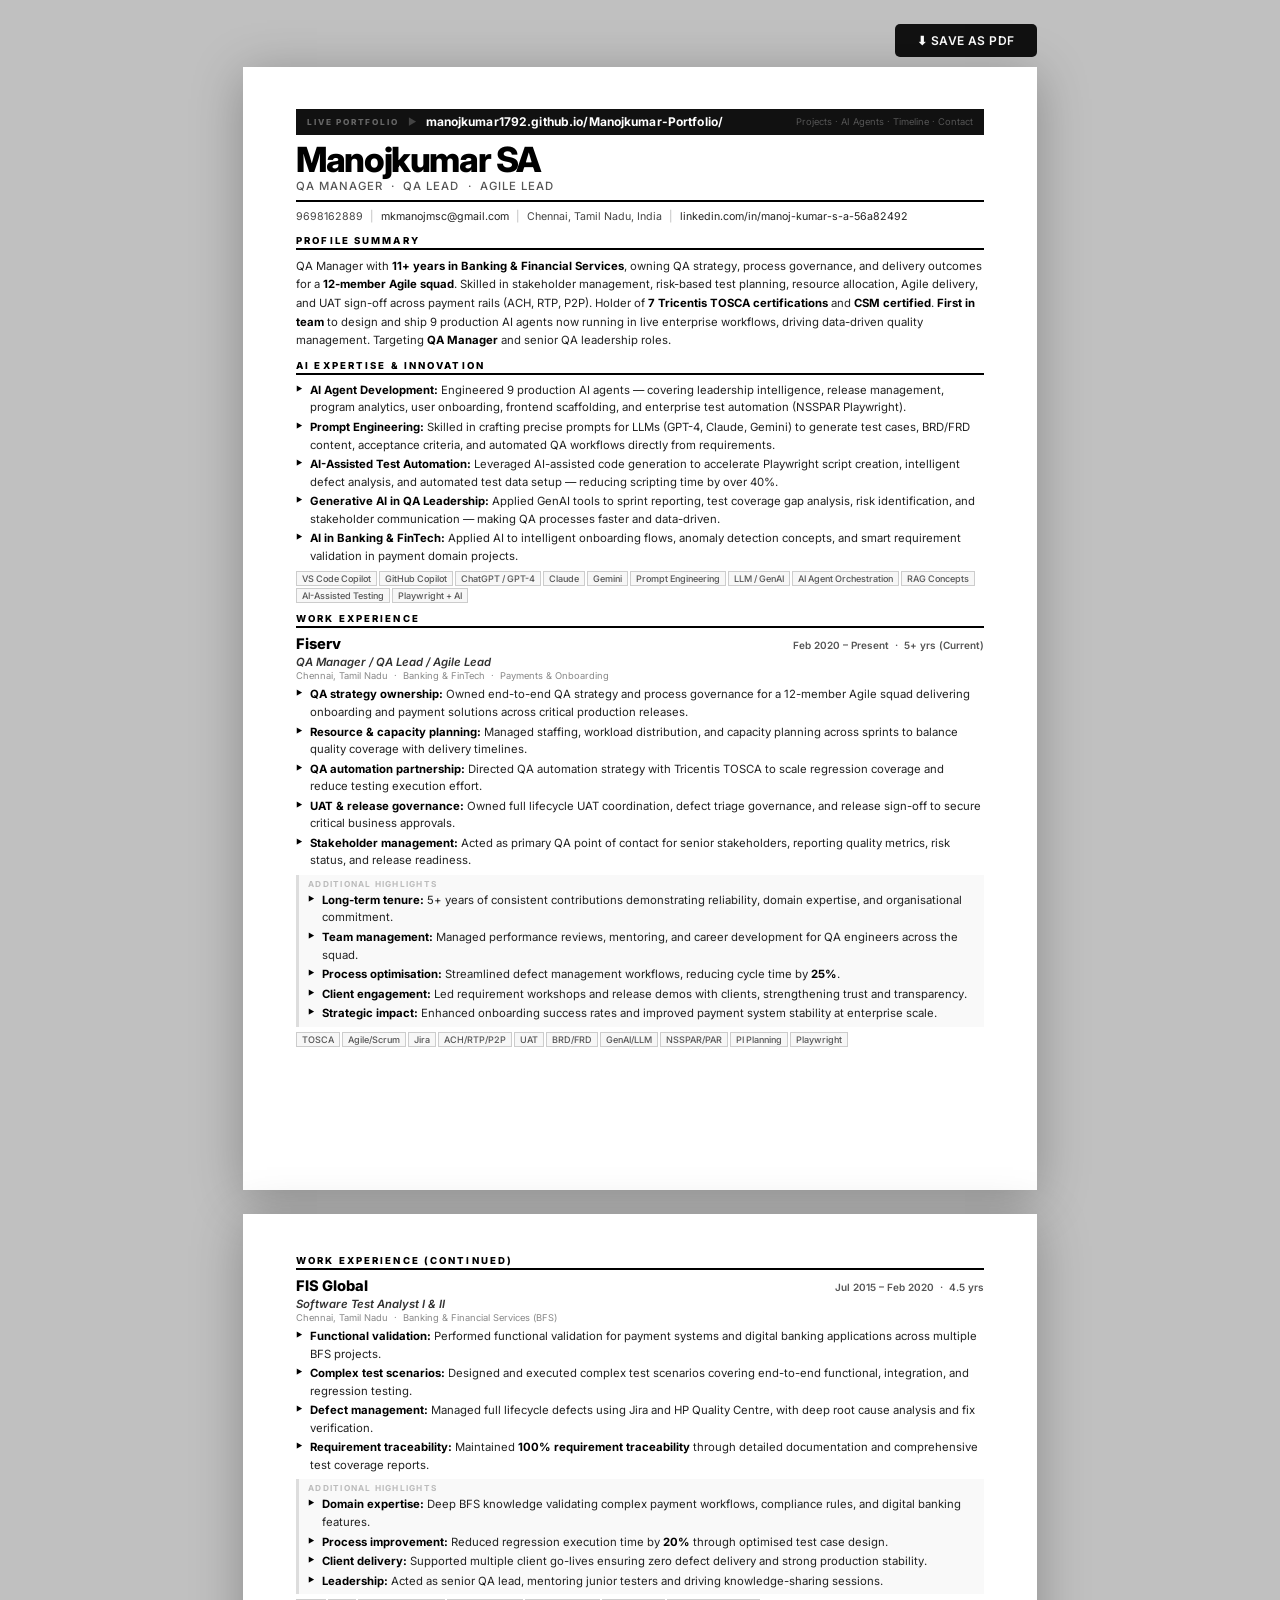
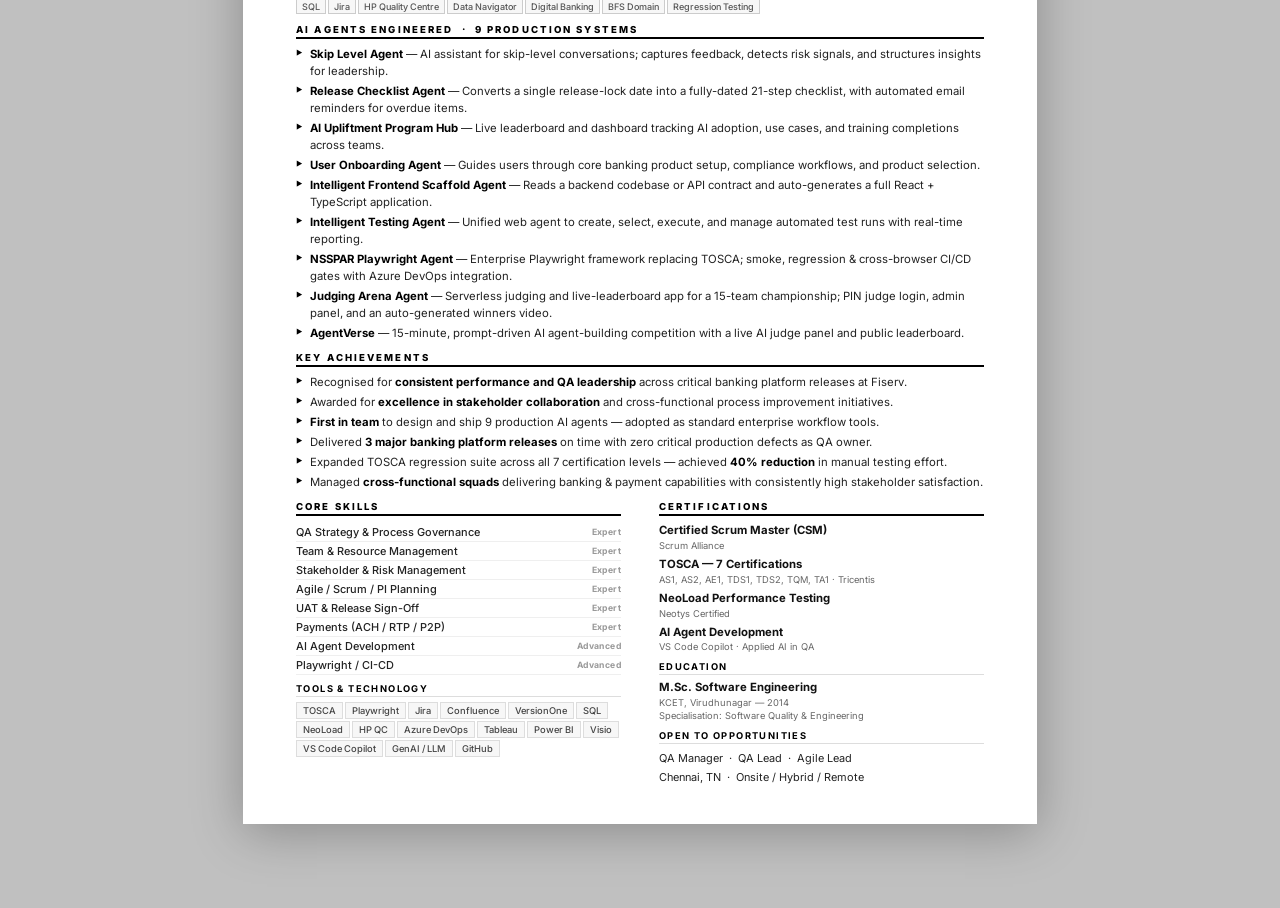
<file: resume-qa-manager.html>
<!DOCTYPE html>
<html lang="en">
<head>
<meta charset="UTF-8">
<meta name="viewport" content="width=device-width,initial-scale=1.0">
<title>Manojkumar SA - QA Manager Resume</title>
<link href="https://fonts.googleapis.com/css2?family=Inter:ital,wght@0,300;0,400;0,500;0,600;0,700;0,800;1,400&display=swap" rel="stylesheet">
<style>
@page { size: A4 portrait; margin: 0; }
*, *::before, *::after { box-sizing: border-box; margin: 0; padding: 0; }
html, body {
  -webkit-print-color-adjust: exact;
  print-color-adjust: exact;
  font-family: 'Inter', Arial, sans-serif;
}
body {
  background: #c0c0c0;
  display: flex;
  flex-direction: column;
  align-items: center;
  padding: 24px 12px 60px;
}

/* Print button */
.print-bar {
  width: 210mm; max-width: 100%;
  display: flex; justify-content: flex-end;
  margin-bottom: 10px;
}
.btn-p {
  background: #111; color: #fff; border: none;
  border-radius: 5px; padding: 9px 22px;
  font-family: 'Inter', sans-serif; font-size: 12px;
  font-weight: 600; cursor: pointer; letter-spacing: .04em;
  text-transform: uppercase;
}
.btn-p:hover { background: #333; }

/* A4 page card */
.page {
  width: 210mm;
  max-width: 100%;
  min-height: 297mm;
  background: #fff;
  box-shadow: 0 8px 48px rgba(0,0,0,.28);
  padding: 11mm 14mm 10mm;
  margin-bottom: 24px;
}

@media print {
  body { background: #fff; padding: 0; margin: 0; }
  .print-bar { display: none !important; }
  .page {
    box-shadow: none;
    width: 210mm;
    min-height: 0;
    margin: 0;
    padding: 11mm 14mm 10mm;
  }
  .page-2 { break-before: page; }
}

/* HEADER */
.rh { margin-top: 7px; margin-bottom: 7px; }
.rh-name {
  font-size: 26pt; font-weight: 800;
  color: #000; letter-spacing: -.04em; line-height: 1;
}
.rh-title {
  font-size: 8.5pt; font-weight: 500;
  color: #555; letter-spacing: .09em;
  text-transform: uppercase; margin-top: 3px;
}
.rh-rule { border: none; border-top: 2.5px solid #000; margin: 7px 0 5px; }
.rh-contacts {
  display: flex; flex-wrap: wrap; align-items: center;
  font-size: 8pt; color: #444; line-height: 1.9;
}
.rci { display: inline; white-space: nowrap; }
.rci a { color: #222; text-decoration: none; }
.rci a:hover { text-decoration: underline; }
.rsep { margin: 0 7px; color: #bbb; }

/* PORTFOLIO BANNER */
.port-banner {
  background: #111;
  padding: 5.5px 11px;
  margin-bottom: 0;
  display: flex;
  align-items: center;
  gap: 9px;
  flex-wrap: wrap;
}
.port-lbl {
  font-size: 6.2pt; font-weight: 800;
  letter-spacing: .22em; text-transform: uppercase;
  color: #666; white-space: nowrap;
}
.port-arr { color: #444; font-size: 7pt; line-height: 1; }
.port-url {
  font-size: 9pt; font-weight: 700;
  color: #fff; text-decoration: none;
  letter-spacing: .01em;
}
.port-url:hover { text-decoration: underline; }
.port-tag {
  font-size: 7pt; color: #555;
  margin-left: auto; white-space: nowrap;
}

/* SECTION HEADING */
.sh {
  font-size: 7.2pt; font-weight: 800;
  letter-spacing: .22em; text-transform: uppercase;
  color: #000;
  border-bottom: 2px solid #000;
  padding-bottom: 2px; margin-bottom: 7px;
}

.sec { margin-bottom: 10px; }

/* SUMMARY */
.sum { font-size: 8.5pt; color: #222; line-height: 1.65; }
.sum strong { color: #000; font-weight: 700; }

/* JOB BLOCK */
.job { margin-bottom: 8px; }
.jhd {
  display: flex; justify-content: space-between;
  align-items: baseline; gap: 8px; margin-bottom: 2px;
}
.jco { font-size: 11pt; font-weight: 800; color: #000; }
.jper {
  font-size: 7.5pt; font-weight: 600;
  color: #555; white-space: nowrap; flex-shrink: 0;
}
.jrole { font-size: 8.5pt; font-weight: 600; font-style: italic; color: #333; margin-bottom: 1px; }
.jloc { font-size: 7pt; color: #888; margin-bottom: 5px; }

/* BULLETS */
.bl { list-style: none; padding: 0; margin: 0; display: flex; flex-direction: column; gap: 2px; }
.bl li {
  display: grid;
  grid-template-columns: 10px 1fr;
  column-gap: 4px;
  font-size: 8.5pt; color: #222; line-height: 1.55;
}
.bm { font-size: 5pt; font-weight: 900; padding-top: 4px; color: #000; line-height: 1; }
.bl li strong { color: #000; font-weight: 700; }

/* HIGHLIGHTS */
.ahl {
  margin-top: 5px; padding: 4px 8px 4px 9px;
  border-left: 3px solid #ddd; background: #f9f9f9;
}
.ahl-lbl {
  font-size: 6.2pt; font-weight: 700;
  letter-spacing: .15em; text-transform: uppercase;
  color: #bbb; margin-bottom: 3px;
}

/* CHIPS */
.chips { display: flex; flex-wrap: wrap; gap: 2px; margin-top: 5px; }
.chip {
  font-size: 6.8pt; font-weight: 500;
  padding: 1px 5px; border: 1px solid #ccc;
  color: #555; background: #f7f7f7;
}

/* AI AGENTS */
.agr {
  display: grid;
  grid-template-columns: 10px 1fr;
  column-gap: 4px;
  font-size: 8.5pt; color: #222;
  line-height: 1.5; margin-bottom: 3px;
}
.an { font-weight: 700; color: #000; }

/* ACHIEVEMENTS */
.acr {
  display: grid;
  grid-template-columns: 10px 1fr;
  column-gap: 4px;
  font-size: 8.5pt; color: #222;
  line-height: 1.5; margin-bottom: 3px;
}
.acr strong { color: #000; font-weight: 700; }

/* TWO-COLUMN FOOTER */
.two-col {
  display: grid;
  grid-template-columns: 1fr 1fr;
  gap: 10mm;
  margin-top: 2px;
}

/* SKILL ROWS */
.skr {
  display: flex; justify-content: space-between; align-items: center;
  padding: 2px 0; border-bottom: 1px solid #efefef;
  font-size: 8.2pt; color: #222;
}
.skr-n { font-weight: 500; }
.skr-l { font-size: 6.5pt; font-weight: 700; color: #999; letter-spacing: .05em; }

/* TOOL TAGS */
.tags { display: flex; flex-wrap: wrap; gap: 2px; margin-top: 4px; }
.tag {
  font-size: 7pt; font-weight: 500;
  padding: 2px 6px; border: 1px solid #ddd;
  color: #444; background: #f7f7f7;
}

/* CERT / EDU */
.cr { margin-bottom: 5px; }
.cr-n { font-size: 8.5pt; font-weight: 700; color: #111; line-height: 1.4; }
.cr-s { font-size: 7pt; color: #666; line-height: 1.4; }

/* sub-heading inside two-col */
.ssh {
  font-size: 7pt; font-weight: 700; letter-spacing: .15em;
  text-transform: uppercase; color: #000;
  border-bottom: 1px solid #ddd;
  padding-bottom: 2px; margin: 8px 0 5px;
}
</style>
</head>
<body>

<div class="print-bar">
  <button class="btn-p" onclick="window.print()">&#11015; Save as PDF</button>
</div>

<!-- =========================================================
     PAGE 1  |  Header + Portfolio + Summary + Fiserv
     ========================================================= -->
<div class="page">

  <!-- PORTFOLIO HIGHLIGHT BANNER — top of page, very first thing -->
  <div class="port-banner">
    <span class="port-lbl">Live Portfolio</span>
    <span class="port-arr">&#9658;</span>
    <a class="port-url" href="https://manojkumar1792.github.io/Manojkumar-Portfolio/" target="_blank">manojkumar1792.github.io/Manojkumar-Portfolio/</a>
    <span class="port-tag">Projects &middot; AI Agents &middot; Timeline &middot; Contact</span>
  </div>

  <!-- HEADER -->
  <header class="rh">
    <div class="rh-name">Manojkumar SA</div>
    <div class="rh-title">QA Manager &nbsp;&middot;&nbsp; QA Lead &nbsp;&middot;&nbsp; Agile Lead</div>
    <hr class="rh-rule">
    <div class="rh-contacts">
      <span class="rci">9698162889</span>
      <span class="rsep">|</span>
      <span class="rci"><a href="mailto:mkmanojmsc@gmail.com">mkmanojmsc@gmail.com</a></span>
      <span class="rsep">|</span>
      <span class="rci">Chennai, Tamil Nadu, India</span>
      <span class="rsep">|</span>
      <span class="rci"><a href="https://www.linkedin.com/in/manoj-kumar-s-a-56a82492/" target="_blank">linkedin.com/in/manoj-kumar-s-a-56a82492</a></span>
    </div>
  </header>

  <!-- PROFILE SUMMARY -->
  <div class="sec">
    <div class="sh">Profile Summary</div>
    <p class="sum">QA Manager with <strong>11+ years in Banking &amp; Financial Services</strong>, owning QA strategy, process governance, and delivery outcomes for a <strong>12-member Agile squad</strong>. Skilled in stakeholder management, risk-based test planning, resource allocation, Agile delivery, and UAT sign-off across payment rails (ACH, RTP, P2P). Holder of <strong>7 Tricentis TOSCA certifications</strong> and <strong>CSM certified</strong>. <strong>First in team</strong> to design and ship 9 production AI agents now running in live enterprise workflows, driving data-driven quality management. Targeting <strong>QA Manager</strong> and senior QA leadership roles.</p>
  </div>

  <!-- AI EXPERTISE -->
  <div class="sec">
    <div class="sh">AI Expertise &amp; Innovation</div>
    <ul class="bl" style="margin-bottom:6px;">
      <li><span class="bm">&#9658;</span><span><strong>AI Agent Development:</strong> Engineered 9 production AI agents — covering leadership intelligence, release management, program analytics, user onboarding, frontend scaffolding, and enterprise test automation (NSSPAR Playwright).</span></li>
      <li><span class="bm">&#9658;</span><span><strong>Prompt Engineering:</strong> Skilled in crafting precise prompts for LLMs (GPT-4, Claude, Gemini) to generate test cases, BRD/FRD content, acceptance criteria, and automated QA workflows directly from requirements.</span></li>
      <li><span class="bm">&#9658;</span><span><strong>AI-Assisted Test Automation:</strong> Leveraged AI-assisted code generation to accelerate Playwright script creation, intelligent defect analysis, and automated test data setup — reducing scripting time by over 40%.</span></li>
      <li><span class="bm">&#9658;</span><span><strong>Generative AI in QA Leadership:</strong> Applied GenAI tools to sprint reporting, test coverage gap analysis, risk identification, and stakeholder communication — making QA processes faster and data-driven.</span></li>
      <li><span class="bm">&#9658;</span><span><strong>AI in Banking &amp; FinTech:</strong> Applied AI to intelligent onboarding flows, anomaly detection concepts, and smart requirement validation in payment domain projects.</span></li>
    </ul>
    <div class="chips">
      <span class="chip">VS Code Copilot</span><span class="chip">GitHub Copilot</span>
      <span class="chip">ChatGPT / GPT-4</span><span class="chip">Claude</span><span class="chip">Gemini</span>
      <span class="chip">Prompt Engineering</span><span class="chip">LLM / GenAI</span>
      <span class="chip">AI Agent Orchestration</span><span class="chip">RAG Concepts</span>
      <span class="chip">AI-Assisted Testing</span><span class="chip">Playwright + AI</span>
    </div>
  </div>

  <!-- WORK EXPERIENCE - FISERV (Page 1) -->
  <div class="sec">
    <div class="sh">Work Experience</div>
    <div class="job">
      <div class="jhd">
        <span class="jco">Fiserv</span>
        <span class="jper">Feb 2020 &ndash; Present &nbsp;&middot;&nbsp; 5+ yrs (Current)</span>
      </div>
      <div class="jrole">QA Manager / QA Lead / Agile Lead</div>
      <div class="jloc">Chennai, Tamil Nadu &nbsp;&middot;&nbsp; Banking &amp; FinTech &nbsp;&middot;&nbsp; Payments &amp; Onboarding</div>
      <ul class="bl">
        <li><span class="bm">&#9658;</span><span><strong>QA strategy ownership:</strong> Owned end-to-end QA strategy and process governance for a 12-member Agile squad delivering onboarding and payment solutions across critical production releases.</span></li>
        <li><span class="bm">&#9658;</span><span><strong>Resource &amp; capacity planning:</strong> Managed staffing, workload distribution, and capacity planning across sprints to balance quality coverage with delivery timelines.</span></li>
        <li><span class="bm">&#9658;</span><span><strong>QA automation partnership:</strong> Directed QA automation strategy with Tricentis TOSCA to scale regression coverage and reduce testing execution effort.</span></li>
        <li><span class="bm">&#9658;</span><span><strong>UAT &amp; release governance:</strong> Owned full lifecycle UAT coordination, defect triage governance, and release sign-off to secure critical business approvals.</span></li>
        <li><span class="bm">&#9658;</span><span><strong>Stakeholder management:</strong> Acted as primary QA point of contact for senior stakeholders, reporting quality metrics, risk status, and release readiness.</span></li>
      </ul>
      <div class="ahl">
        <div class="ahl-lbl">Additional Highlights</div>
        <ul class="bl">
          <li><span class="bm">&#9658;</span><span><strong>Long-term tenure:</strong> 5+ years of consistent contributions demonstrating reliability, domain expertise, and organisational commitment.</span></li>
          <li><span class="bm">&#9658;</span><span><strong>Team management:</strong> Managed performance reviews, mentoring, and career development for QA engineers across the squad.</span></li>
          <li><span class="bm">&#9658;</span><span><strong>Process optimisation:</strong> Streamlined defect management workflows, reducing cycle time by <strong>25%</strong>.</span></li>
          <li><span class="bm">&#9658;</span><span><strong>Client engagement:</strong> Led requirement workshops and release demos with clients, strengthening trust and transparency.</span></li>
          <li><span class="bm">&#9658;</span><span><strong>Strategic impact:</strong> Enhanced onboarding success rates and improved payment system stability at enterprise scale.</span></li>
        </ul>
      </div>
      <div class="chips">
        <span class="chip">TOSCA</span><span class="chip">Agile/Scrum</span><span class="chip">Jira</span>
        <span class="chip">ACH/RTP/P2P</span><span class="chip">UAT</span><span class="chip">BRD/FRD</span>
        <span class="chip">GenAI/LLM</span><span class="chip">NSSPAR/PAR</span><span class="chip">PI Planning</span><span class="chip">Playwright</span>
      </div>
    </div>
  </div>

</div><!-- /page 1 -->

<!-- =========================================================
     PAGE 2  |  FIS + AI Agents + Achievements + Skills/Certs
     ========================================================= -->
<div class="page page-2">

  <!-- FIS GLOBAL -->
  <div class="sec">
    <div class="sh">Work Experience (Continued)</div>
    <div class="job">
      <div class="jhd">
        <span class="jco">FIS Global</span>
        <span class="jper">Jul 2015 &ndash; Feb 2020 &nbsp;&middot;&nbsp; 4.5 yrs</span>
      </div>
      <div class="jrole">Software Test Analyst I &amp; II</div>
      <div class="jloc">Chennai, Tamil Nadu &nbsp;&middot;&nbsp; Banking &amp; Financial Services (BFS)</div>
      <ul class="bl">
        <li><span class="bm">&#9658;</span><span><strong>Functional validation:</strong> Performed functional validation for payment systems and digital banking applications across multiple BFS projects.</span></li>
        <li><span class="bm">&#9658;</span><span><strong>Complex test scenarios:</strong> Designed and executed complex test scenarios covering end-to-end functional, integration, and regression testing.</span></li>
        <li><span class="bm">&#9658;</span><span><strong>Defect management:</strong> Managed full lifecycle defects using Jira and HP Quality Centre, with deep root cause analysis and fix verification.</span></li>
        <li><span class="bm">&#9658;</span><span><strong>Requirement traceability:</strong> Maintained <strong>100% requirement traceability</strong> through detailed documentation and comprehensive test coverage reports.</span></li>
      </ul>
      <div class="ahl">
        <div class="ahl-lbl">Additional Highlights</div>
        <ul class="bl">
          <li><span class="bm">&#9658;</span><span><strong>Domain expertise:</strong> Deep BFS knowledge validating complex payment workflows, compliance rules, and digital banking features.</span></li>
          <li><span class="bm">&#9658;</span><span><strong>Process improvement:</strong> Reduced regression execution time by <strong>20%</strong> through optimised test case design.</span></li>
          <li><span class="bm">&#9658;</span><span><strong>Client delivery:</strong> Supported multiple client go-lives ensuring zero defect delivery and strong production stability.</span></li>
          <li><span class="bm">&#9658;</span><span><strong>Leadership:</strong> Acted as senior QA lead, mentoring junior testers and driving knowledge-sharing sessions.</span></li>
        </ul>
      </div>
      <div class="chips">
        <span class="chip">SQL</span><span class="chip">Jira</span><span class="chip">HP Quality Centre</span>
        <span class="chip">Data Navigator</span><span class="chip">Digital Banking</span><span class="chip">BFS Domain</span><span class="chip">Regression Testing</span>
      </div>
    </div>
  </div>

  <!-- AI AGENTS -->
  <div class="sec">
    <div class="sh">AI Agents Engineered &nbsp;&middot;&nbsp; 9 Production Systems</div>
    <div class="agr"><span class="bm">&#9658;</span><span><span class="an">Skip Level Agent</span> &mdash; AI assistant for skip-level conversations; captures feedback, detects risk signals, and structures insights for leadership.</span></div>
    <div class="agr"><span class="bm">&#9658;</span><span><span class="an">Release Checklist Agent</span> &mdash; Converts a single release-lock date into a fully-dated 21-step checklist, with automated email reminders for overdue items.</span></div>
    <div class="agr"><span class="bm">&#9658;</span><span><span class="an">AI Upliftment Program Hub</span> &mdash; Live leaderboard and dashboard tracking AI adoption, use cases, and training completions across teams.</span></div>
    <div class="agr"><span class="bm">&#9658;</span><span><span class="an">User Onboarding Agent</span> &mdash; Guides users through core banking product setup, compliance workflows, and product selection.</span></div>
    <div class="agr"><span class="bm">&#9658;</span><span><span class="an">Intelligent Frontend Scaffold Agent</span> &mdash; Reads a backend codebase or API contract and auto-generates a full React + TypeScript application.</span></div>
    <div class="agr"><span class="bm">&#9658;</span><span><span class="an">Intelligent Testing Agent</span> &mdash; Unified web agent to create, select, execute, and manage automated test runs with real-time reporting.</span></div>
    <div class="agr"><span class="bm">&#9658;</span><span><span class="an">NSSPAR Playwright Agent</span> &mdash; Enterprise Playwright framework replacing TOSCA; smoke, regression &amp; cross-browser CI/CD gates with Azure DevOps integration.</span></div>
    <div class="agr"><span class="bm">&#9658;</span><span><span class="an">Judging Arena Agent</span> &mdash; Serverless judging and live-leaderboard app for a 15-team championship; PIN judge login, admin panel, and an auto-generated winners video.</span></div>
    <div class="agr"><span class="bm">&#9658;</span><span><span class="an">AgentVerse</span> &mdash; 15-minute, prompt-driven AI agent-building competition with a live AI judge panel and public leaderboard.</span></div>
  </div>

  <!-- KEY ACHIEVEMENTS -->
  <div class="sec">
    <div class="sh">Key Achievements</div>
    <div class="acr"><span class="bm">&#9658;</span><span>Recognised for <strong>consistent performance and QA leadership</strong> across critical banking platform releases at Fiserv.</span></div>
    <div class="acr"><span class="bm">&#9658;</span><span>Awarded for <strong>excellence in stakeholder collaboration</strong> and cross-functional process improvement initiatives.</span></div>
    <div class="acr"><span class="bm">&#9658;</span><span><strong>First in team</strong> to design and ship 9 production AI agents &mdash; adopted as standard enterprise workflow tools.</span></div>
    <div class="acr"><span class="bm">&#9658;</span><span>Delivered <strong>3 major banking platform releases</strong> on time with zero critical production defects as QA owner.</span></div>
    <div class="acr"><span class="bm">&#9658;</span><span>Expanded TOSCA regression suite across all 7 certification levels &mdash; achieved <strong>40% reduction</strong> in manual testing effort.</span></div>
    <div class="acr"><span class="bm">&#9658;</span><span>Managed <strong>cross-functional squads</strong> delivering banking &amp; payment capabilities with consistently high stakeholder satisfaction.</span></div>
  </div>

  <!-- TWO-COLUMN: Core Skills + Tools | Certifications + Education -->
  <div class="two-col">

    <div>
      <div class="sh">Core Skills</div>
      <div class="skr"><span class="skr-n">QA Strategy &amp; Process Governance</span><span class="skr-l">Expert</span></div>
      <div class="skr"><span class="skr-n">Team &amp; Resource Management</span><span class="skr-l">Expert</span></div>
      <div class="skr"><span class="skr-n">Stakeholder &amp; Risk Management</span><span class="skr-l">Expert</span></div>
      <div class="skr"><span class="skr-n">Agile / Scrum / PI Planning</span><span class="skr-l">Expert</span></div>
      <div class="skr"><span class="skr-n">UAT &amp; Release Sign-Off</span><span class="skr-l">Expert</span></div>
      <div class="skr"><span class="skr-n">Payments (ACH / RTP / P2P)</span><span class="skr-l">Expert</span></div>
      <div class="skr"><span class="skr-n">AI Agent Development</span><span class="skr-l">Advanced</span></div>
      <div class="skr"><span class="skr-n">Playwright / CI-CD</span><span class="skr-l">Advanced</span></div>
      <div class="ssh">Tools &amp; Technology</div>
      <div class="tags">
        <span class="tag">TOSCA</span><span class="tag">Playwright</span><span class="tag">Jira</span>
        <span class="tag">Confluence</span><span class="tag">VersionOne</span><span class="tag">SQL</span>
        <span class="tag">NeoLoad</span><span class="tag">HP QC</span><span class="tag">Azure DevOps</span>
        <span class="tag">Tableau</span><span class="tag">Power BI</span><span class="tag">Visio</span>
        <span class="tag">VS Code Copilot</span><span class="tag">GenAI / LLM</span><span class="tag">GitHub</span>
      </div>
    </div>

    <div>
      <div class="sh">Certifications</div>
      <div class="cr">
        <div class="cr-n">Certified Scrum Master (CSM)</div>
        <div class="cr-s">Scrum Alliance</div>
      </div>
      <div class="cr">
        <div class="cr-n">TOSCA &mdash; 7 Certifications</div>
        <div class="cr-s">AS1, AS2, AE1, TDS1, TDS2, TQM, TA1 &middot; Tricentis</div>
      </div>
      <div class="cr">
        <div class="cr-n">NeoLoad Performance Testing</div>
        <div class="cr-s">Neotys Certified</div>
      </div>
      <div class="cr">
        <div class="cr-n">AI Agent Development</div>
        <div class="cr-s">VS Code Copilot &middot; Applied AI in QA</div>
      </div>
      <div class="ssh">Education</div>
      <div class="cr">
        <div class="cr-n">M.Sc. Software Engineering</div>
        <div class="cr-s">KCET, Virudhunagar &mdash; 2014</div>
        <div class="cr-s">Specialisation: Software Quality &amp; Engineering</div>
      </div>
      <div class="ssh">Open to Opportunities</div>
      <div style="font-size:8.2pt;color:#222;line-height:1.7;">
        QA Manager &nbsp;&middot;&nbsp; QA Lead &nbsp;&middot;&nbsp; Agile Lead<br>
        Chennai, TN &nbsp;&middot;&nbsp; Onsite / Hybrid / Remote
      </div>
    </div>

  </div><!-- /two-col -->

</div><!-- /page 2 -->

</body>
</html>
</file>
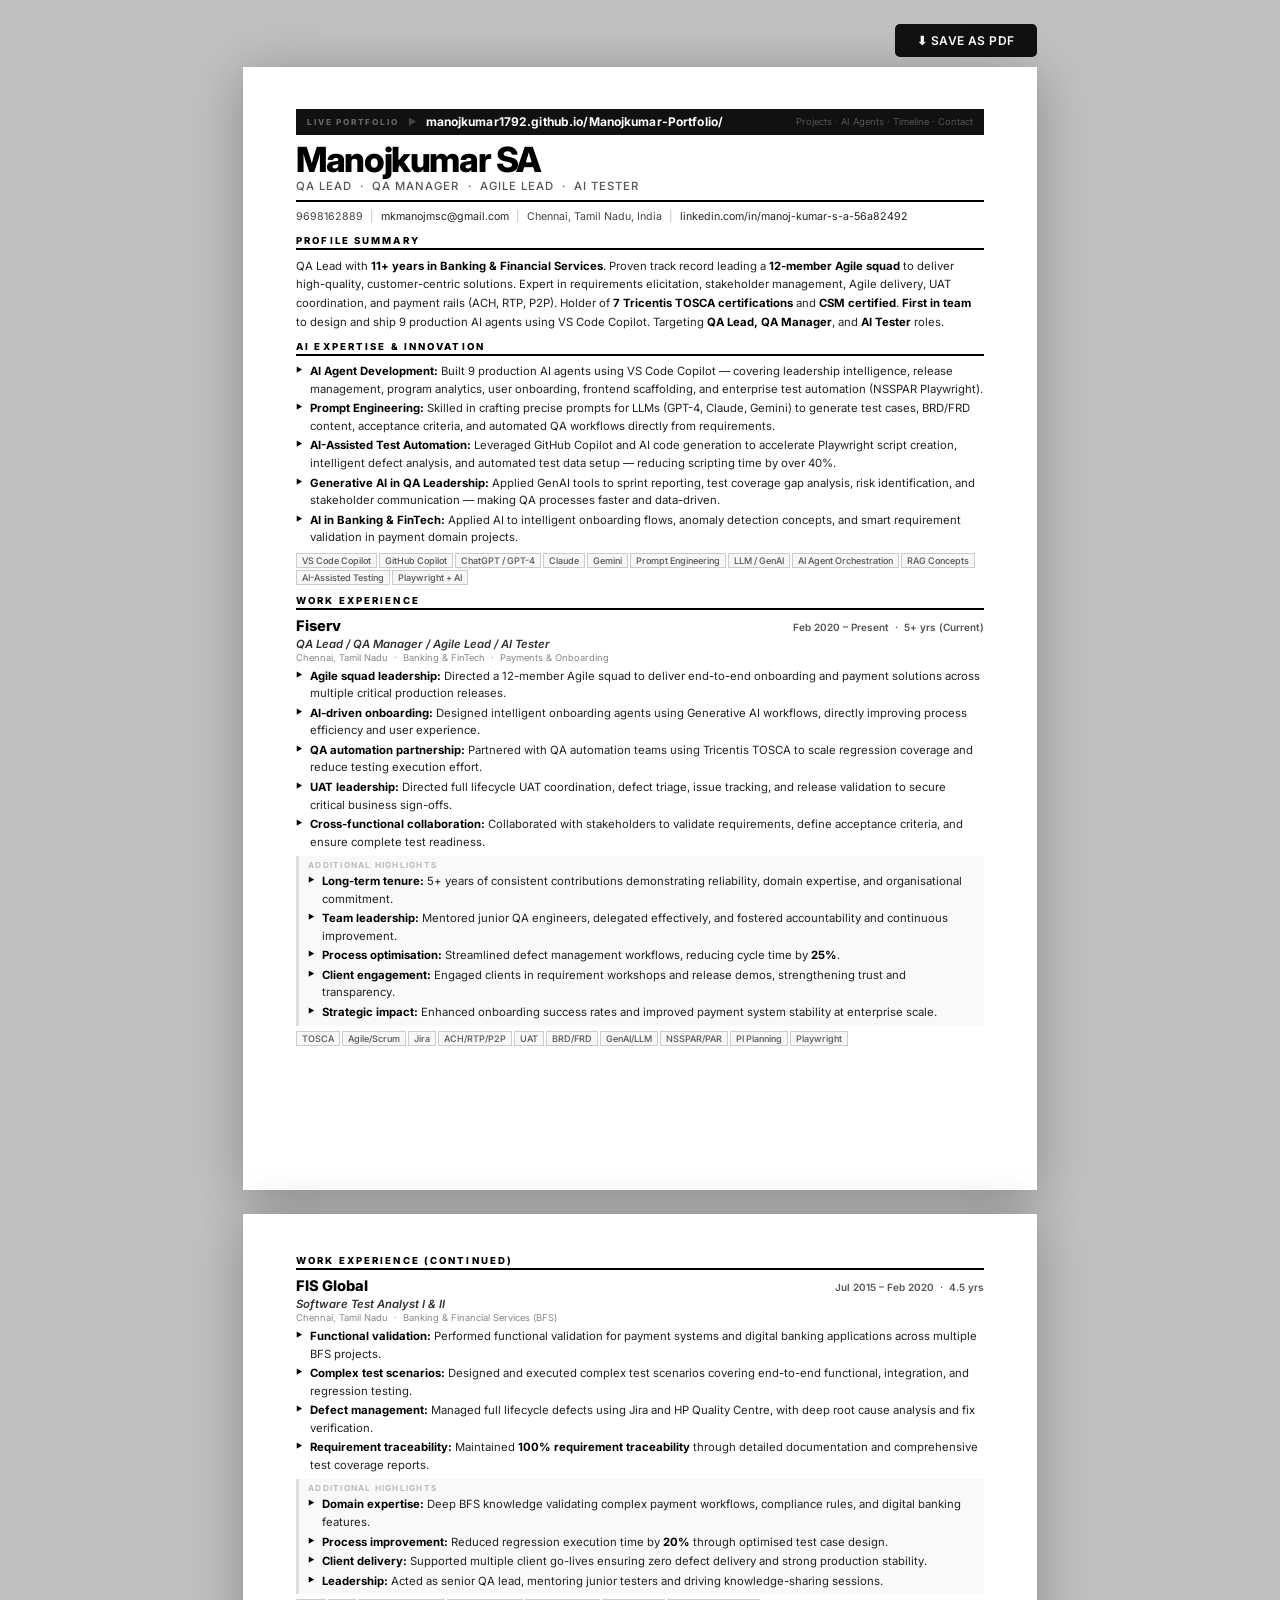
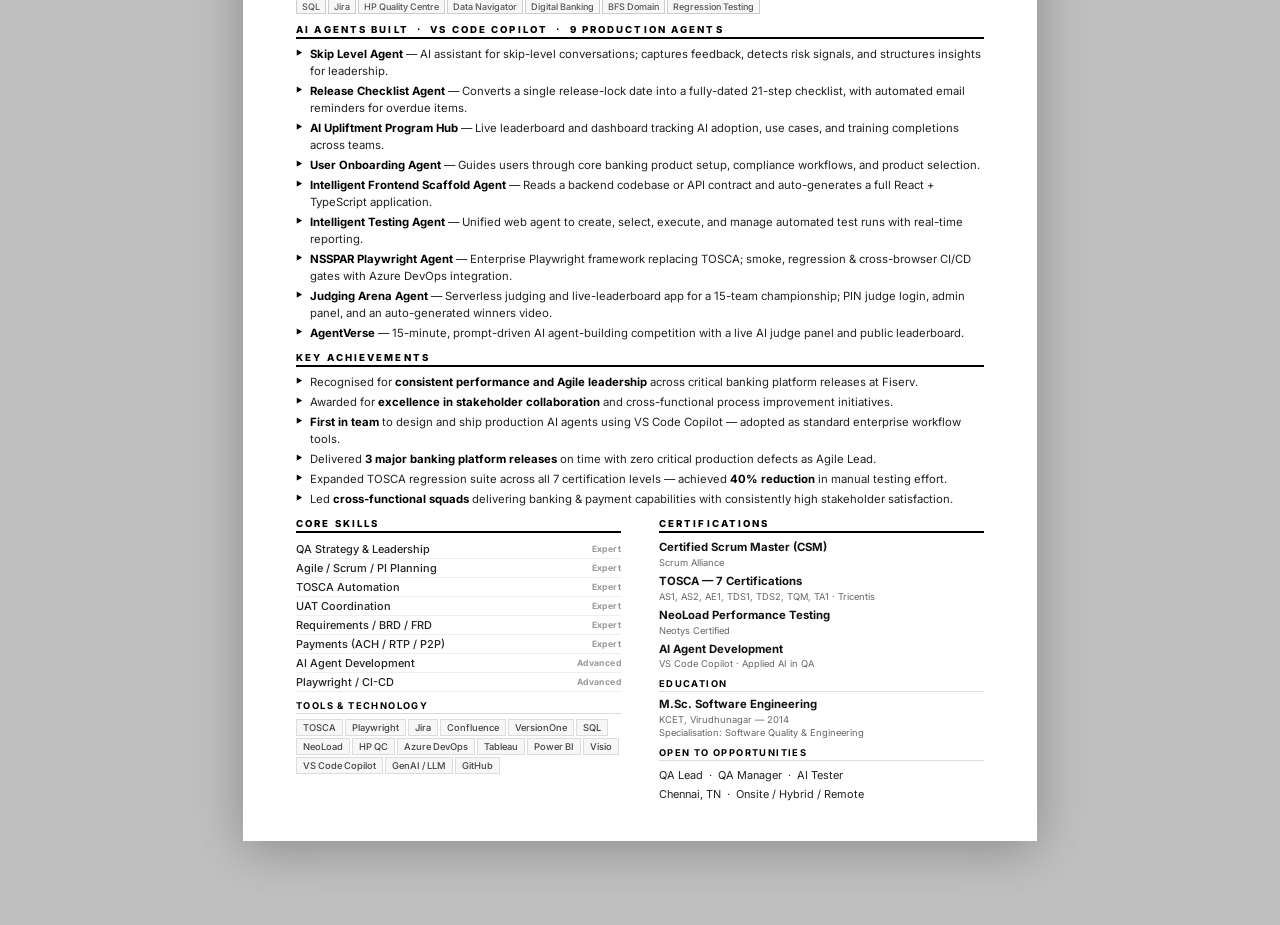
<file: resume.html>
﻿<!DOCTYPE html>
<html lang="en">
<head>
<meta charset="UTF-8">
<meta name="viewport" content="width=device-width,initial-scale=1.0">
<title>Manojkumar SA - Resume</title>
<link href="https://fonts.googleapis.com/css2?family=Inter:ital,wght@0,300;0,400;0,500;0,600;0,700;0,800;1,400&display=swap" rel="stylesheet">
<style>
@page { size: A4 portrait; margin: 0; }
*, *::before, *::after { box-sizing: border-box; margin: 0; padding: 0; }
html, body {
  -webkit-print-color-adjust: exact;
  print-color-adjust: exact;
  font-family: 'Inter', Arial, sans-serif;
}
body {
  background: #c0c0c0;
  display: flex;
  flex-direction: column;
  align-items: center;
  padding: 24px 12px 60px;
}

/* Print button */
.print-bar {
  width: 210mm; max-width: 100%;
  display: flex; justify-content: flex-end;
  margin-bottom: 10px;
}
.btn-p {
  background: #111; color: #fff; border: none;
  border-radius: 5px; padding: 9px 22px;
  font-family: 'Inter', sans-serif; font-size: 12px;
  font-weight: 600; cursor: pointer; letter-spacing: .04em;
  text-transform: uppercase;
}
.btn-p:hover { background: #333; }

/* A4 page card */
.page {
  width: 210mm;
  max-width: 100%;
  min-height: 297mm;
  background: #fff;
  box-shadow: 0 8px 48px rgba(0,0,0,.28);
  padding: 11mm 14mm 10mm;
  margin-bottom: 24px;
}

@media print {
  body { background: #fff; padding: 0; margin: 0; }
  .print-bar { display: none !important; }
  .page {
    box-shadow: none;
    width: 210mm;
    min-height: 0;
    margin: 0;
    padding: 11mm 14mm 10mm;
  }
  .page-2 { break-before: page; }
}

/* HEADER */
.rh { margin-top: 7px; margin-bottom: 7px; }
.rh-name {
  font-size: 26pt; font-weight: 800;
  color: #000; letter-spacing: -.04em; line-height: 1;
}
.rh-title {
  font-size: 8.5pt; font-weight: 500;
  color: #555; letter-spacing: .09em;
  text-transform: uppercase; margin-top: 3px;
}
.rh-rule { border: none; border-top: 2.5px solid #000; margin: 7px 0 5px; }
.rh-contacts {
  display: flex; flex-wrap: wrap; align-items: center;
  font-size: 8pt; color: #444; line-height: 1.9;
}
.rci { display: inline; white-space: nowrap; }
.rci a { color: #222; text-decoration: none; }
.rci a:hover { text-decoration: underline; }
.rsep { margin: 0 7px; color: #bbb; }

/* PORTFOLIO BANNER */
.port-banner {
  background: #111;
  padding: 5.5px 11px;
  margin-bottom: 0;
  display: flex;
  align-items: center;
  gap: 9px;
  flex-wrap: wrap;
}
.port-lbl {
  font-size: 6.2pt; font-weight: 800;
  letter-spacing: .22em; text-transform: uppercase;
  color: #666; white-space: nowrap;
}
.port-arr { color: #444; font-size: 7pt; line-height: 1; }
.port-url {
  font-size: 9pt; font-weight: 700;
  color: #fff; text-decoration: none;
  letter-spacing: .01em;
}
.port-url:hover { text-decoration: underline; }
.port-tag {
  font-size: 7pt; color: #555;
  margin-left: auto; white-space: nowrap;
}

/* SECTION HEADING */
.sh {
  font-size: 7.2pt; font-weight: 800;
  letter-spacing: .22em; text-transform: uppercase;
  color: #000;
  border-bottom: 2px solid #000;
  padding-bottom: 2px; margin-bottom: 7px;
}

.sec { margin-bottom: 10px; }

/* SUMMARY */
.sum { font-size: 8.5pt; color: #222; line-height: 1.65; }
.sum strong { color: #000; font-weight: 700; }

/* JOB BLOCK */
.job { margin-bottom: 8px; }
.jhd {
  display: flex; justify-content: space-between;
  align-items: baseline; gap: 8px; margin-bottom: 2px;
}
.jco { font-size: 11pt; font-weight: 800; color: #000; }
.jper {
  font-size: 7.5pt; font-weight: 600;
  color: #555; white-space: nowrap; flex-shrink: 0;
}
.jrole { font-size: 8.5pt; font-weight: 600; font-style: italic; color: #333; margin-bottom: 1px; }
.jloc { font-size: 7pt; color: #888; margin-bottom: 5px; }

/* BULLETS */
.bl { list-style: none; padding: 0; margin: 0; display: flex; flex-direction: column; gap: 2px; }
.bl li {
  display: grid;
  grid-template-columns: 10px 1fr;
  column-gap: 4px;
  font-size: 8.5pt; color: #222; line-height: 1.55;
}
.bm { font-size: 5pt; font-weight: 900; padding-top: 4px; color: #000; line-height: 1; }
.bl li strong { color: #000; font-weight: 700; }

/* HIGHLIGHTS */
.ahl {
  margin-top: 5px; padding: 4px 8px 4px 9px;
  border-left: 3px solid #ddd; background: #f9f9f9;
}
.ahl-lbl {
  font-size: 6.2pt; font-weight: 700;
  letter-spacing: .15em; text-transform: uppercase;
  color: #bbb; margin-bottom: 3px;
}

/* CHIPS */
.chips { display: flex; flex-wrap: wrap; gap: 2px; margin-top: 5px; }
.chip {
  font-size: 6.8pt; font-weight: 500;
  padding: 1px 5px; border: 1px solid #ccc;
  color: #555; background: #f7f7f7;
}

/* AI AGENTS */
.agr {
  display: grid;
  grid-template-columns: 10px 1fr;
  column-gap: 4px;
  font-size: 8.5pt; color: #222;
  line-height: 1.5; margin-bottom: 3px;
}
.an { font-weight: 700; color: #000; }

/* ACHIEVEMENTS */
.acr {
  display: grid;
  grid-template-columns: 10px 1fr;
  column-gap: 4px;
  font-size: 8.5pt; color: #222;
  line-height: 1.5; margin-bottom: 3px;
}
.acr strong { color: #000; font-weight: 700; }

/* TWO-COLUMN FOOTER */
.two-col {
  display: grid;
  grid-template-columns: 1fr 1fr;
  gap: 10mm;
  margin-top: 2px;
}

/* SKILL ROWS */
.skr {
  display: flex; justify-content: space-between; align-items: center;
  padding: 2px 0; border-bottom: 1px solid #efefef;
  font-size: 8.2pt; color: #222;
}
.skr-n { font-weight: 500; }
.skr-l { font-size: 6.5pt; font-weight: 700; color: #999; letter-spacing: .05em; }

/* TOOL TAGS */
.tags { display: flex; flex-wrap: wrap; gap: 2px; margin-top: 4px; }
.tag {
  font-size: 7pt; font-weight: 500;
  padding: 2px 6px; border: 1px solid #ddd;
  color: #444; background: #f7f7f7;
}

/* CERT / EDU */
.cr { margin-bottom: 5px; }
.cr-n { font-size: 8.5pt; font-weight: 700; color: #111; line-height: 1.4; }
.cr-s { font-size: 7pt; color: #666; line-height: 1.4; }

/* sub-heading inside two-col */
.ssh {
  font-size: 7pt; font-weight: 700; letter-spacing: .15em;
  text-transform: uppercase; color: #000;
  border-bottom: 1px solid #ddd;
  padding-bottom: 2px; margin: 8px 0 5px;
}
</style>
</head>
<body>

<div class="print-bar">
  <button class="btn-p" onclick="window.print()">&#11015; Save as PDF</button>
</div>

<!-- =========================================================
     PAGE 1  |  Header + Portfolio + Summary + Fiserv
     ========================================================= -->
<div class="page">

  <!-- PORTFOLIO HIGHLIGHT BANNER — top of page, very first thing -->
  <div class="port-banner">
    <span class="port-lbl">Live Portfolio</span>
    <span class="port-arr">&#9658;</span>
    <a class="port-url" href="https://manojkumar1792.github.io/Manojkumar-Portfolio/" target="_blank">manojkumar1792.github.io/Manojkumar-Portfolio/</a>
    <span class="port-tag">Projects &middot; AI Agents &middot; Timeline &middot; Contact</span>
  </div>

  <!-- HEADER -->
  <header class="rh">
    <div class="rh-name">Manojkumar SA</div>
    <div class="rh-title">QA Lead &nbsp;&middot;&nbsp; QA Manager &nbsp;&middot;&nbsp; Agile Lead &nbsp;&middot;&nbsp; AI Tester</div>
    <hr class="rh-rule">
    <div class="rh-contacts">
      <span class="rci">9698162889</span>
      <span class="rsep">|</span>
      <span class="rci"><a href="mailto:mkmanojmsc@gmail.com">mkmanojmsc@gmail.com</a></span>
      <span class="rsep">|</span>
      <span class="rci">Chennai, Tamil Nadu, India</span>
      <span class="rsep">|</span>
      <span class="rci"><a href="https://www.linkedin.com/in/manoj-kumar-s-a-56a82492/" target="_blank">linkedin.com/in/manoj-kumar-s-a-56a82492</a></span>
    </div>
  </header>

  <!-- PROFILE SUMMARY -->
  <div class="sec">
    <div class="sh">Profile Summary</div>
    <p class="sum">QA Lead with <strong>11+ years in Banking &amp; Financial Services</strong>. Proven track record leading a <strong>12-member Agile squad</strong> to deliver high-quality, customer-centric solutions. Expert in requirements elicitation, stakeholder management, Agile delivery, UAT coordination, and payment rails (ACH, RTP, P2P). Holder of <strong>7 Tricentis TOSCA certifications</strong> and <strong>CSM certified</strong>. <strong>First in team</strong> to design and ship 9 production AI agents using VS Code Copilot. Targeting <strong>QA Lead, QA Manager</strong>, and <strong>AI Tester</strong> roles.</p>
  </div>

  <!-- AI EXPERTISE -->
  <div class="sec">
    <div class="sh">AI Expertise &amp; Innovation</div>
    <ul class="bl" style="margin-bottom:6px;">
      <li><span class="bm">&#9658;</span><span><strong>AI Agent Development:</strong> Built 9 production AI agents using VS Code Copilot — covering leadership intelligence, release management, program analytics, user onboarding, frontend scaffolding, and enterprise test automation (NSSPAR Playwright).</span></li>
      <li><span class="bm">&#9658;</span><span><strong>Prompt Engineering:</strong> Skilled in crafting precise prompts for LLMs (GPT-4, Claude, Gemini) to generate test cases, BRD/FRD content, acceptance criteria, and automated QA workflows directly from requirements.</span></li>
      <li><span class="bm">&#9658;</span><span><strong>AI-Assisted Test Automation:</strong> Leveraged GitHub Copilot and AI code generation to accelerate Playwright script creation, intelligent defect analysis, and automated test data setup — reducing scripting time by over 40%.</span></li>
      <li><span class="bm">&#9658;</span><span><strong>Generative AI in QA Leadership:</strong> Applied GenAI tools to sprint reporting, test coverage gap analysis, risk identification, and stakeholder communication — making QA processes faster and data-driven.</span></li>
      <li><span class="bm">&#9658;</span><span><strong>AI in Banking &amp; FinTech:</strong> Applied AI to intelligent onboarding flows, anomaly detection concepts, and smart requirement validation in payment domain projects.</span></li>
    </ul>
    <div class="chips">
      <span class="chip">VS Code Copilot</span><span class="chip">GitHub Copilot</span>
      <span class="chip">ChatGPT / GPT-4</span><span class="chip">Claude</span><span class="chip">Gemini</span>
      <span class="chip">Prompt Engineering</span><span class="chip">LLM / GenAI</span>
      <span class="chip">AI Agent Orchestration</span><span class="chip">RAG Concepts</span>
      <span class="chip">AI-Assisted Testing</span><span class="chip">Playwright + AI</span>
    </div>
  </div>

  <!-- WORK EXPERIENCE - FISERV (Page 1) -->
  <div class="sec">
    <div class="sh">Work Experience</div>
    <div class="job">
      <div class="jhd">
        <span class="jco">Fiserv</span>
        <span class="jper">Feb 2020 &ndash; Present &nbsp;&middot;&nbsp; 5+ yrs (Current)</span>
      </div>
      <div class="jrole">QA Lead / QA Manager / Agile Lead / AI Tester</div>
      <div class="jloc">Chennai, Tamil Nadu &nbsp;&middot;&nbsp; Banking &amp; FinTech &nbsp;&middot;&nbsp; Payments &amp; Onboarding</div>
      <ul class="bl">
        <li><span class="bm">&#9658;</span><span><strong>Agile squad leadership:</strong> Directed a 12-member Agile squad to deliver end-to-end onboarding and payment solutions across multiple critical production releases.</span></li>
        <li><span class="bm">&#9658;</span><span><strong>AI-driven onboarding:</strong> Designed intelligent onboarding agents using Generative AI workflows, directly improving process efficiency and user experience.</span></li>
        <li><span class="bm">&#9658;</span><span><strong>QA automation partnership:</strong> Partnered with QA automation teams using Tricentis TOSCA to scale regression coverage and reduce testing execution effort.</span></li>
        <li><span class="bm">&#9658;</span><span><strong>UAT leadership:</strong> Directed full lifecycle UAT coordination, defect triage, issue tracking, and release validation to secure critical business sign-offs.</span></li>
        <li><span class="bm">&#9658;</span><span><strong>Cross-functional collaboration:</strong> Collaborated with stakeholders to validate requirements, define acceptance criteria, and ensure complete test readiness.</span></li>
      </ul>
      <div class="ahl">
        <div class="ahl-lbl">Additional Highlights</div>
        <ul class="bl">
          <li><span class="bm">&#9658;</span><span><strong>Long-term tenure:</strong> 5+ years of consistent contributions demonstrating reliability, domain expertise, and organisational commitment.</span></li>
          <li><span class="bm">&#9658;</span><span><strong>Team leadership:</strong> Mentored junior QA engineers, delegated effectively, and fostered accountability and continuous improvement.</span></li>
          <li><span class="bm">&#9658;</span><span><strong>Process optimisation:</strong> Streamlined defect management workflows, reducing cycle time by <strong>25%</strong>.</span></li>
          <li><span class="bm">&#9658;</span><span><strong>Client engagement:</strong> Engaged clients in requirement workshops and release demos, strengthening trust and transparency.</span></li>
          <li><span class="bm">&#9658;</span><span><strong>Strategic impact:</strong> Enhanced onboarding success rates and improved payment system stability at enterprise scale.</span></li>
        </ul>
      </div>
      <div class="chips">
        <span class="chip">TOSCA</span><span class="chip">Agile/Scrum</span><span class="chip">Jira</span>
        <span class="chip">ACH/RTP/P2P</span><span class="chip">UAT</span><span class="chip">BRD/FRD</span>
        <span class="chip">GenAI/LLM</span><span class="chip">NSSPAR/PAR</span><span class="chip">PI Planning</span><span class="chip">Playwright</span>
      </div>
    </div>
  </div>

</div><!-- /page 1 -->

<!-- =========================================================
     PAGE 2  |  FIS + AI Agents + Achievements + Skills/Certs
     ========================================================= -->
<div class="page page-2">

  <!-- FIS GLOBAL -->
  <div class="sec">
    <div class="sh">Work Experience (Continued)</div>
    <div class="job">
      <div class="jhd">
        <span class="jco">FIS Global</span>
        <span class="jper">Jul 2015 &ndash; Feb 2020 &nbsp;&middot;&nbsp; 4.5 yrs</span>
      </div>
      <div class="jrole">Software Test Analyst I &amp; II</div>
      <div class="jloc">Chennai, Tamil Nadu &nbsp;&middot;&nbsp; Banking &amp; Financial Services (BFS)</div>
      <ul class="bl">
        <li><span class="bm">&#9658;</span><span><strong>Functional validation:</strong> Performed functional validation for payment systems and digital banking applications across multiple BFS projects.</span></li>
        <li><span class="bm">&#9658;</span><span><strong>Complex test scenarios:</strong> Designed and executed complex test scenarios covering end-to-end functional, integration, and regression testing.</span></li>
        <li><span class="bm">&#9658;</span><span><strong>Defect management:</strong> Managed full lifecycle defects using Jira and HP Quality Centre, with deep root cause analysis and fix verification.</span></li>
        <li><span class="bm">&#9658;</span><span><strong>Requirement traceability:</strong> Maintained <strong>100% requirement traceability</strong> through detailed documentation and comprehensive test coverage reports.</span></li>
      </ul>
      <div class="ahl">
        <div class="ahl-lbl">Additional Highlights</div>
        <ul class="bl">
          <li><span class="bm">&#9658;</span><span><strong>Domain expertise:</strong> Deep BFS knowledge validating complex payment workflows, compliance rules, and digital banking features.</span></li>
          <li><span class="bm">&#9658;</span><span><strong>Process improvement:</strong> Reduced regression execution time by <strong>20%</strong> through optimised test case design.</span></li>
          <li><span class="bm">&#9658;</span><span><strong>Client delivery:</strong> Supported multiple client go-lives ensuring zero defect delivery and strong production stability.</span></li>
          <li><span class="bm">&#9658;</span><span><strong>Leadership:</strong> Acted as senior QA lead, mentoring junior testers and driving knowledge-sharing sessions.</span></li>
        </ul>
      </div>
      <div class="chips">
        <span class="chip">SQL</span><span class="chip">Jira</span><span class="chip">HP Quality Centre</span>
        <span class="chip">Data Navigator</span><span class="chip">Digital Banking</span><span class="chip">BFS Domain</span><span class="chip">Regression Testing</span>
      </div>
    </div>
  </div>

  <!-- AI AGENTS -->
  <div class="sec">
    <div class="sh">AI Agents Built &nbsp;&middot;&nbsp; VS Code Copilot &nbsp;&middot;&nbsp; 9 Production Agents</div>
    <div class="agr"><span class="bm">&#9658;</span><span><span class="an">Skip Level Agent</span> &mdash; AI assistant for skip-level conversations; captures feedback, detects risk signals, and structures insights for leadership.</span></div>
    <div class="agr"><span class="bm">&#9658;</span><span><span class="an">Release Checklist Agent</span> &mdash; Converts a single release-lock date into a fully-dated 21-step checklist, with automated email reminders for overdue items.</span></div>
    <div class="agr"><span class="bm">&#9658;</span><span><span class="an">AI Upliftment Program Hub</span> &mdash; Live leaderboard and dashboard tracking AI adoption, use cases, and training completions across teams.</span></div>
    <div class="agr"><span class="bm">&#9658;</span><span><span class="an">User Onboarding Agent</span> &mdash; Guides users through core banking product setup, compliance workflows, and product selection.</span></div>
    <div class="agr"><span class="bm">&#9658;</span><span><span class="an">Intelligent Frontend Scaffold Agent</span> &mdash; Reads a backend codebase or API contract and auto-generates a full React + TypeScript application.</span></div>
    <div class="agr"><span class="bm">&#9658;</span><span><span class="an">Intelligent Testing Agent</span> &mdash; Unified web agent to create, select, execute, and manage automated test runs with real-time reporting.</span></div>
    <div class="agr"><span class="bm">&#9658;</span><span><span class="an">NSSPAR Playwright Agent</span> &mdash; Enterprise Playwright framework replacing TOSCA; smoke, regression &amp; cross-browser CI/CD gates with Azure DevOps integration.</span></div>
    <div class="agr"><span class="bm">&#9658;</span><span><span class="an">Judging Arena Agent</span> &mdash; Serverless judging and live-leaderboard app for a 15-team championship; PIN judge login, admin panel, and an auto-generated winners video.</span></div>
    <div class="agr"><span class="bm">&#9658;</span><span><span class="an">AgentVerse</span> &mdash; 15-minute, prompt-driven AI agent-building competition with a live AI judge panel and public leaderboard.</span></div>
  </div>

  <!-- KEY ACHIEVEMENTS -->
  <div class="sec">
    <div class="sh">Key Achievements</div>
    <div class="acr"><span class="bm">&#9658;</span><span>Recognised for <strong>consistent performance and Agile leadership</strong> across critical banking platform releases at Fiserv.</span></div>
    <div class="acr"><span class="bm">&#9658;</span><span>Awarded for <strong>excellence in stakeholder collaboration</strong> and cross-functional process improvement initiatives.</span></div>
    <div class="acr"><span class="bm">&#9658;</span><span><strong>First in team</strong> to design and ship production AI agents using VS Code Copilot &mdash; adopted as standard enterprise workflow tools.</span></div>
    <div class="acr"><span class="bm">&#9658;</span><span>Delivered <strong>3 major banking platform releases</strong> on time with zero critical production defects as Agile Lead.</span></div>
    <div class="acr"><span class="bm">&#9658;</span><span>Expanded TOSCA regression suite across all 7 certification levels &mdash; achieved <strong>40% reduction</strong> in manual testing effort.</span></div>
    <div class="acr"><span class="bm">&#9658;</span><span>Led <strong>cross-functional squads</strong> delivering banking &amp; payment capabilities with consistently high stakeholder satisfaction.</span></div>
  </div>

  <!-- TWO-COLUMN: Core Skills + Tools | Certifications + Education -->
  <div class="two-col">

    <div>
      <div class="sh">Core Skills</div>
      <div class="skr"><span class="skr-n">QA Strategy &amp; Leadership</span><span class="skr-l">Expert</span></div>
      <div class="skr"><span class="skr-n">Agile / Scrum / PI Planning</span><span class="skr-l">Expert</span></div>
      <div class="skr"><span class="skr-n">TOSCA Automation</span><span class="skr-l">Expert</span></div>
      <div class="skr"><span class="skr-n">UAT Coordination</span><span class="skr-l">Expert</span></div>
      <div class="skr"><span class="skr-n">Requirements / BRD / FRD</span><span class="skr-l">Expert</span></div>
      <div class="skr"><span class="skr-n">Payments (ACH / RTP / P2P)</span><span class="skr-l">Expert</span></div>
      <div class="skr"><span class="skr-n">AI Agent Development</span><span class="skr-l">Advanced</span></div>
      <div class="skr"><span class="skr-n">Playwright / CI-CD</span><span class="skr-l">Advanced</span></div>
      <div class="ssh">Tools &amp; Technology</div>
      <div class="tags">
        <span class="tag">TOSCA</span><span class="tag">Playwright</span><span class="tag">Jira</span>
        <span class="tag">Confluence</span><span class="tag">VersionOne</span><span class="tag">SQL</span>
        <span class="tag">NeoLoad</span><span class="tag">HP QC</span><span class="tag">Azure DevOps</span>
        <span class="tag">Tableau</span><span class="tag">Power BI</span><span class="tag">Visio</span>
        <span class="tag">VS Code Copilot</span><span class="tag">GenAI / LLM</span><span class="tag">GitHub</span>
      </div>
    </div>

    <div>
      <div class="sh">Certifications</div>
      <div class="cr">
        <div class="cr-n">Certified Scrum Master (CSM)</div>
        <div class="cr-s">Scrum Alliance</div>
      </div>
      <div class="cr">
        <div class="cr-n">TOSCA &mdash; 7 Certifications</div>
        <div class="cr-s">AS1, AS2, AE1, TDS1, TDS2, TQM, TA1 &middot; Tricentis</div>
      </div>
      <div class="cr">
        <div class="cr-n">NeoLoad Performance Testing</div>
        <div class="cr-s">Neotys Certified</div>
      </div>
      <div class="cr">
        <div class="cr-n">AI Agent Development</div>
        <div class="cr-s">VS Code Copilot &middot; Applied AI in QA</div>
      </div>
      <div class="ssh">Education</div>
      <div class="cr">
        <div class="cr-n">M.Sc. Software Engineering</div>
        <div class="cr-s">KCET, Virudhunagar &mdash; 2014</div>
        <div class="cr-s">Specialisation: Software Quality &amp; Engineering</div>
      </div>
      <div class="ssh">Open to Opportunities</div>
      <div style="font-size:8.2pt;color:#222;line-height:1.7;">
        QA Lead &nbsp;&middot;&nbsp; QA Manager &nbsp;&middot;&nbsp; AI Tester<br>
        Chennai, TN &nbsp;&middot;&nbsp; Onsite / Hybrid / Remote
      </div>
    </div>

  </div><!-- /two-col -->

</div><!-- /page 2 -->

</body>
</html>
</file>
<file: style.css>
@charset "UTF-8";
/* =================================================================
   MANOJKUMAR SA - GRAND NOIR EDITION
   Fonts: Playfair Display (headings) / Plus Jakarta Sans (body)
   Palette: Near-black charcoal + ivory foil text + gold-leaf accent
================================================================= */

*, *::before, *::after { box-sizing: border-box; margin: 0; padding: 0; }

:root {
  --bg:       #0b0a0d;
  --bg2:      #131118;
  --card:     #18151d;
  --card2:    #1c1823;
  --border:   rgba(212,175,55,.16);
  --bh:       #d4af37;
  --text:     #f4eedd;
  --text2:    #bcb3a0;
  --muted:    #837a65;
  --primary:  #d4af37;
  --pri2:     #a9841f;
  --cyan:     #55b8b8;
  --cyan2:    #55b8b8;
  --rose:     #cd6a6a;
  --amber:    #e0a23f;
  --green:    #7aab65;
  --violet:   #a088c2;
  --grad:     linear-gradient(135deg, #f3d577 0%, #a9841f 100%);
  --grad2:    linear-gradient(135deg, #cd6a6a 0%, #e0a23f 100%);
  --grad3:    linear-gradient(135deg, #7aab65 0%, #55b8b8 100%);
  --shadow:   0 2px 10px rgba(0,0,0,.45), 0 6px 26px rgba(0,0,0,.35);
  --shadow-h: 0 18px 54px rgba(0,0,0,.6), 0 0 0 1px rgba(212,175,55,.14);
  --r:        12px;
  --rsm:      8px;
  --tr:       0.18s ease;
}

html { scroll-behavior: smooth; }
body {
  font-family: 'Plus Jakarta Sans', sans-serif;
  background: var(--bg);
  color: var(--text);
  line-height: 1.7;
  overflow-x: hidden;
  position: relative;
}
/* Faint drifting gold dot-grid, sits behind all content site-wide */
body::before {
  content: ''; position: fixed; inset: 0; z-index: 0; pointer-events: none;
  background-image: radial-gradient(rgba(212,175,55,.5) 1px, transparent 1px);
  background-size: 32px 32px;
  opacity: .1;
  animation: dotDrift 70s linear infinite;
}
@keyframes dotDrift { from { background-position: 0 0; } to { background-position: 320px 320px; } }
a { text-decoration: none; color: var(--primary); transition: var(--tr); }
a:hover { color: var(--pri2); }
.container { max-width: 1180px; margin: 0 auto; padding: 0 28px; }
.section { padding: 100px 0; position: relative; overflow: hidden; }
.section::before {
  content: ''; position: absolute; z-index: 0; pointer-events: none;
  width: 560px; height: 560px; border-radius: 50%;
  top: -220px; right: -160px;
  background: radial-gradient(circle, rgba(212,175,55,.13), transparent 70%);
  animation: glowPulse 11s ease-in-out infinite;
}
.section.s-alt::before {
  top: auto; right: auto; bottom: -220px; left: -160px;
  background: radial-gradient(circle, rgba(85,184,184,.11), transparent 70%);
  animation-duration: 14s;
}
@keyframes glowPulse { 0%,100% { opacity: .65; transform: scale(1); } 50% { opacity: 1; transform: scale(1.07); } }
.section > .container { position: relative; z-index: 1; }
.s-alt { background: var(--bg2); border-top: 1px solid var(--border); border-bottom: 1px solid var(--border); }

/* � Utility � */
.text-grad { background: var(--grad); -webkit-background-clip: text; -webkit-text-fill-color: transparent; background-clip: text; }
.text-neon { color: var(--primary); }
.text-blue { color: var(--cyan); }
.neon   { color: var(--primary); }
.blue   { color: var(--cyan); }
.purple { color: var(--violet); }
.amber  { color: var(--amber); }

/* � Section label � */
.sec-label {
  display: inline-flex; align-items: center; gap: 8px;
  font-family: 'Space Grotesk', sans-serif;
  font-size: .71rem; font-weight: 700;
  color: var(--primary); letter-spacing: .18em; text-transform: uppercase;
  background: rgba(212,175,55,.1); border: 1px solid rgba(212,175,55,.22);
  padding: 5px 14px; border-radius: 100px; margin-bottom: 20px;
}
.sec-h2 {
  font-family: 'Playfair Display', serif;
  font-size: clamp(2.2rem, 4vw, 3.4rem);
  font-weight: 700; line-height: 1.15;
  color: var(--text); margin-bottom: 14px;
}
.sec-sub { color: var(--text2); font-size: .96rem; max-width: 580px; }
.sec-sub strong { color: var(--text); }

/* � Buttons � */
.btn-neon {
  display: inline-flex; align-items: center; gap: 7px;
  padding: 13px 28px; border-radius: 100px;
  background: var(--grad); color: #fff;
  font-weight: 800; font-size: .9rem; letter-spacing: .01em;
  transition: var(--tr); border: none; cursor: pointer;
  box-shadow: 0 4px 28px rgba(212,175,55,.4);
}
.btn-neon:hover { opacity: .9; color: #fff; transform: translateY(-2px); box-shadow: 0 10px 44px rgba(212,175,55,.5); }
.btn-neon.full { width: 100%; justify-content: center; border-radius: var(--r); }
.btn-outline {
  display: inline-flex; align-items: center; gap: 7px;
  padding: 13px 26px; border-radius: 100px;
  background: var(--card); color: var(--text);
  font-weight: 600; font-size: .9rem;
  border: 1.5px solid var(--border); transition: var(--tr); cursor: pointer;
  box-shadow: var(--shadow);
}
.btn-outline:hover { border-color: var(--bh); box-shadow: var(--shadow-h); color: var(--text); }
.btn-ghost {
  display: inline-flex; align-items: center; gap: 7px;
  padding: 13px 20px; border-radius: 100px;
  background: transparent; color: var(--text2);
  font-weight: 600; font-size: .9rem;
  border: 1.5px solid transparent; transition: var(--tr); cursor: pointer;
}
.btn-ghost:hover { color: var(--text); }

/* --- NAV ---------------------------------------------------- */
nav {
  position: fixed; top: 16px; left: 0; right: 0;
  z-index: 1000; display: flex; justify-content: center;
  pointer-events: none;
}
.nav-pill {
  position: relative;
  display: flex; align-items: center; gap: 2px;
  border: 1px solid var(--border); border-radius: 100px;
  padding: 6px 6px 6px 22px; pointer-events: all;
  transition: var(--tr);
  box-shadow: 0 2px 12px rgba(20,24,41,.08);
}
/* Blur lives on a pseudo-element (not .nav-pill itself) so .nav-pill never
   becomes a containing block for the fixed-position mobile nav panel. */
.nav-pill::before {
  content: ''; position: absolute; inset: 0; z-index: -1;
  border-radius: inherit;
  background: rgba(16,14,19,.78); backdrop-filter: blur(20px);
  transition: var(--tr);
}
nav.scrolled .nav-pill::before { background: rgba(16,14,19,.94); }
nav.scrolled .nav-pill {
  border-color: var(--bh);
  box-shadow: 0 4px 20px rgba(0,0,0,.4);
}
.nav-logo { font-weight: 800; font-size: 1.15rem; color: var(--text); margin-right: 14px; letter-spacing: -.02em; }
.nav-logo span { background: var(--grad); -webkit-background-clip: text; -webkit-text-fill-color: transparent; background-clip: text; }
.nav-links { list-style: none; display: flex; gap: 0; }
.nav-links a {
  color: var(--text2); font-size: .82rem; font-weight: 500;
  padding: 8px 13px; border-radius: 100px; transition: var(--tr); display: block;
}
.nav-links a:hover { color: var(--text); background: rgba(212,175,55,.14); }
.nav-resume-group { display: flex; gap: 6px; margin-left: 6px; }
.nav-resume {
  padding: 8px 15px; border-radius: 100px;
  background: var(--grad); color: #fff;
  font-weight: 700; font-size: .76rem; white-space: nowrap; transition: var(--tr);
}
.nav-resume:hover { opacity: .88; color: #fff; }
.nav-resume-group.quad { gap: 4px; }
.nav-resume-group.quad .nav-resume { padding: 7px 11px; font-size: .68rem; }
.burger {
  display: none; flex-direction: column; gap: 5px;
  background: none; border: none; cursor: pointer;
  padding: 8px 12px; margin-left: 4px;
}
.burger span { display: block; width: 20px; height: 2px; background: var(--text); border-radius: 2px; transition: var(--tr); }

/* --- HERO ------------------------------------------------------ */
.hero {
  min-height: 92vh; background: var(--bg2);
  display: flex; flex-direction: column;
  justify-content: space-between;
  position: relative; overflow: hidden;
  border-bottom: 1px solid var(--border);
}
.hero-grid-bg {
  position: absolute; inset: 0; z-index: 0; pointer-events: none;
  background-image:
    linear-gradient(rgba(212,175,55,.07) 1px, transparent 1px),
    linear-gradient(90deg, rgba(212,175,55,.07) 1px, transparent 1px);
  background-size: 46px 46px;
  mask-image: radial-gradient(ellipse at 30% 40%, black 25%, transparent 72%);
  -webkit-mask-image: radial-gradient(ellipse at 30% 40%, black 25%, transparent 72%);
}
.hero-glow { position: absolute; border-radius: 50%; filter: blur(90px); pointer-events: none; z-index: 0; }
.g1 { width: 460px; height: 460px; background: rgba(212,175,55,.32); top: -130px; left: -90px; animation: glowFloat1 15s ease-in-out infinite; }
.g2 { width: 400px; height: 400px; background: rgba(85,184,184,.22); bottom: -110px; right: 40px; animation: glowFloat2 19s ease-in-out infinite; }
@keyframes glowFloat1 { 0%,100% { transform: translate(0,0); } 50% { transform: translate(44px, 30px); } }
@keyframes glowFloat2 { 0%,100% { transform: translate(0,0); } 50% { transform: translate(-32px,-40px); } }

.hero-layout {
  display: grid; grid-template-columns: 1fr 360px;
  gap: 48px; align-items: center;
  max-width: 1180px; margin: 0 auto;
  padding: 140px 28px 60px;
  position: relative; z-index: 1; flex: 1;
}

.hero-avail {
  display: inline-flex; align-items: center; gap: 9px;
  font-family: 'Space Grotesk', sans-serif;
  font-size: .76rem; font-weight: 700; color: var(--green);
  background: rgba(75,106,63,.08); border: 1px solid rgba(75,106,63,.25);
  padding: 8px 18px; border-radius: 100px; margin-bottom: 32px;
  letter-spacing: .08em; text-transform: uppercase;
}
.avail-dot {
  width: 7px; height: 7px; border-radius: 50%;
  background: var(--green);
}
@keyframes dotBlink { 0%,100%{opacity:1} 50%{opacity:.6} }

.hero-name {
  display: flex; flex-direction: column;
  font-family: 'Playfair Display', serif;
  font-size: clamp(3.6rem, 7vw, 6.6rem);
  font-weight: 700; line-height: 1.03;
  letter-spacing: -.01em; margin-bottom: 28px;
}
.hn-top { color: var(--text); }
.hn-dim { color: var(--muted); font-style: italic; }
.hn-bot { display: flex; align-items: baseline; gap: 4px; }
.hn-grad { color: var(--primary); font-style: italic; text-shadow: 0 0 36px rgba(212,175,55,.45); }
.hn-dot { color: var(--primary); }

.hero-role-wrap {
  font-family: 'Space Grotesk', sans-serif;
  font-size: clamp(.95rem, 1.8vw, 1.25rem); font-weight: 600;
  color: var(--text2); margin-bottom: 24px;
  min-height: 2em; display: flex; align-items: center; gap: 2px;
}
.role-cursor { color: var(--primary); animation: cursorBlink 1s step-end infinite; }
@keyframes cursorBlink { 0%,100%{opacity:1} 50%{opacity:0} }

.hero-desc { color: var(--text2); font-size: .97rem; max-width: 520px; line-height: 1.85; margin-bottom: 36px; }
.hero-desc strong { color: var(--text); font-weight: 700; }
.hero-ai-label { background: var(--grad); -webkit-background-clip: text; -webkit-text-fill-color: transparent; background-clip: text; font-weight: 800; }
.hero-actions { display: flex; gap: 10px; flex-wrap: wrap; }

/* Hero right floating glass cards */
.hero-right { display: flex; flex-direction: column; gap: 14px; }
.hf-card {
  background: var(--card2); border: 1px solid var(--border);
  border-radius: var(--r); padding: 20px 22px;
  backdrop-filter: blur(16px);
  transition: var(--tr); position: relative; overflow: hidden;
  box-shadow: var(--shadow);
}
.hf-card::after {
  content: ''; position: absolute; top: 0; left: 0; right: 0; height: 3px;
  background: var(--grad);
}
.hf-card:nth-child(3)::after { background: var(--grad3); }
.hf-card:nth-child(4)::after { background: var(--grad2); }
.hf-card:hover { border-color: var(--bh); transform: translateY(-3px); box-shadow: var(--shadow-h); }

/* Hero portrait � same card family as the info cards above/below it */
.hero-photo-card { padding: 14px; display: flex; flex-direction: column; gap: 12px; }
.hero-photo {
  width: 100%; aspect-ratio: 4 / 3; object-fit: cover;
  border-radius: calc(var(--r) - 6px); display: block; background: var(--bg2);
}
.hero-photo-name { font-size: 1.05rem; font-weight: 800; color: var(--text); letter-spacing: -.02em; padding: 0 4px; }
.hero-photo-role { font-size: .78rem; color: var(--text2); font-weight: 500; padding: 0 4px; margin-top: -8px; }

.hfc-eyebrow { font-family: 'Space Grotesk', sans-serif; font-size: .68rem; font-weight: 700; color: var(--muted); text-transform: uppercase; letter-spacing: .14em; margin-bottom: 8px; }
.hfc-co { font-size: 1.7rem; font-weight: 800; color: var(--text); letter-spacing: -.03em; line-height: 1; background: var(--grad); -webkit-background-clip: text; -webkit-text-fill-color: transparent; background-clip: text; }
.hfc-role { font-size: .84rem; color: var(--text2); margin-top: 4px; font-weight: 500; }
.hfc-footer { display: flex; align-items: center; justify-content: space-between; margin-top: 14px; font-size: .76rem; color: var(--muted); }
.hfc-live { display: flex; align-items: center; gap: 6px; color: var(--green); font-weight: 700; }
.hfc-live span { width: 6px; height: 6px; border-radius: 50%; background: var(--green); animation: dotBlink 1.5s ease-in-out infinite; }

.hfc-big { font-size: 3.5rem; font-weight: 800; line-height: 1; margin: 8px 0 4px; background: var(--grad3); -webkit-background-clip: text; -webkit-text-fill-color: transparent; background-clip: text; }
.hfc-big span { font-size: 2rem; }
.hfc-sub { font-size: .8rem; color: var(--text2); margin-bottom: 12px; font-weight: 500; }
.hfc-tags { display: flex; flex-wrap: wrap; gap: 5px; }
.hfc-tags span { font-size: .69rem; font-weight: 700; background: rgba(75,106,63,.12); border: 1px solid rgba(75,106,63,.28); color: var(--green); padding: 3px 10px; border-radius: 100px; }
.hfc-certs { display: flex; flex-wrap: wrap; gap: 5px; margin-top: 8px; }
.hfc-certs span { font-size: .72rem; font-weight: 700; background: rgba(212,175,55,.1); border: 1px solid rgba(212,175,55,.25); color: var(--primary); padding: 4px 10px; border-radius: var(--rsm); }

.float-a, .float-b, .float-c { animation: none; }

/* Hub page only: portrait-led hero visual (replaces the floating card stack) */
.hub-hero-visual { display: flex; flex-direction: column; align-items: center; gap: 18px; position: relative; }
.hub-hero-visual::before {
  content: ''; position: absolute; top: -10%; left: 50%; transform: translateX(-50%);
  width: 85%; height: 70%; background: radial-gradient(circle, rgba(212,175,55,.22), transparent 70%);
  filter: blur(40px); z-index: 0; pointer-events: none;
}
.hub-photo-frame {
  position: relative; z-index: 1; width: 100%; max-width: 250px;
  aspect-ratio: 3 / 4; border-radius: 26px; padding: 5px;
  background: var(--grad);
  box-shadow: var(--shadow-h), 0 0 60px rgba(212,175,55,.2);
}
.hub-photo-frame::before { display: none; }
.hub-photo {
  width: 100%; height: 100%; object-fit: cover;
  border-radius: 22px; display: block; background: var(--bg2);
}

/* Stat strip under the photo � one glass panel, no overlapping corner boxes */
.hub-stats {
  width: 100%; max-width: 250px; display: flex; align-items: center;
  background: var(--card2); border: 1px solid var(--border);
  border-radius: var(--r); padding: 16px 10px; position: relative; z-index: 1;
  backdrop-filter: blur(16px); box-shadow: var(--shadow);
}
.hub-stat { flex: 1; text-align: center; }
.hub-stat-n { display: block; font-family: 'Space Grotesk', sans-serif; font-size: 1.5rem; font-weight: 800; line-height: 1; background: var(--grad); -webkit-background-clip: text; -webkit-text-fill-color: transparent; background-clip: text; }
.hub-stat-l { display: block; font-size: .65rem; color: var(--muted); text-transform: uppercase; letter-spacing: .08em; font-weight: 700; margin-top: 5px; }
.hub-stat-sep { width: 1px; height: 32px; background: var(--border); flex-shrink: 0; }

.hub-chip-row { display: flex; gap: 8px; flex-wrap: wrap; justify-content: center; position: relative; z-index: 1; }
.hub-chip {
  font-size: .76rem; font-weight: 600; color: var(--text2);
  background: var(--card2); border: 1px solid var(--border);
  padding: 7px 15px; border-radius: 100px; backdrop-filter: blur(10px);
}

/* KPI strip */
.hero-kpis {
  display: flex; align-items: center; justify-content: center; flex-wrap: wrap;
  background: var(--card2);
  backdrop-filter: blur(16px);
  border-top: 1px solid var(--border);
  padding: 22px 28px; position: relative; z-index: 1;
  box-shadow: 0 -1px 0 var(--border);
}
.hk { text-align: center; padding: 6px 36px; }
.hk-n { display: block; font-size: 2rem; font-weight: 800; line-height: 1; background: var(--grad); -webkit-background-clip: text; -webkit-text-fill-color: transparent; background-clip: text; }
.hk-l { display: block; font-size: .67rem; color: var(--muted); text-transform: uppercase; letter-spacing: .1em; margin-top: 3px; font-weight: 600; }
.hk-sep { width: 1px; height: 36px; background: var(--border); flex-shrink: 0; }

.hero-scroll {
  position: absolute; bottom: 90px; right: 40px;
  display: flex; flex-direction: column; align-items: center; gap: 6px;
  color: var(--muted); font-size: .66rem; letter-spacing: .14em; text-transform: uppercase; z-index: 2;
}
.hs-line { width: 1px; height: 50px; background: linear-gradient(to bottom, var(--primary), transparent); animation: linePulse 2s ease-in-out infinite; }
@keyframes linePulse { 0%,100%{opacity:.4} 50%{opacity:1} }

/* --- BENTO (About) ------------------------------------------- */
.bento { display: grid; grid-template-columns: repeat(4, 1fr); gap: 14px; margin-top: 48px; }

.bento-bio {
  grid-column: 1 / 3; grid-row: 1 / 3;
  background: var(--card); border: 1px solid var(--border);
  border-radius: var(--r); padding: 34px;
  display: flex; flex-direction: column; gap: 18px; min-height: 420px;
  box-shadow: var(--shadow); position: relative; overflow: hidden;
}
.bento-bio::before { content: ''; position: absolute; top: 0; left: 0; right: 0; height: 4px; background: var(--grad); }
.bento-bio::after { content: ''; position: absolute; top: 0; right: 0; width: 200px; height: 200px; background: radial-gradient(circle at 100% 0%, rgba(212,175,55,.12), transparent); pointer-events: none; }

.bb-tag { font-family: 'Space Grotesk', sans-serif; font-size: .7rem; font-weight: 700; color: var(--primary); text-transform: uppercase; letter-spacing: .14em; }
.bb-h { font-family: 'Playfair Display', serif; font-size: clamp(1.6rem, 2.5vw, 2.2rem); font-weight: 700; line-height: 1.2; color: var(--text); }
.bb-h em { font-style: normal; background: var(--grad); -webkit-background-clip: text; -webkit-text-fill-color: transparent; background-clip: text; }
.bb-body { font-size: .88rem; color: var(--text2); line-height: 1.85; flex: 1; }
.bb-body strong { color: var(--text); }
.bb-contacts { display: flex; flex-direction: column; gap: 7px; }
.bbc { font-size: .82rem; color: var(--text2); transition: var(--tr); display: flex; align-items: center; gap: 6px; font-weight: 500; }
.bbc:hover { color: var(--primary); }
.bb-soc { display: flex; gap: 8px; flex-wrap: wrap; }
.bbsoc { font-size: .78rem; font-weight: 700; padding: 7px 16px; border-radius: 100px; border: 1.5px solid var(--border); color: var(--text2); transition: var(--tr); }
.bbsoc:hover { border-color: var(--bh); color: var(--primary); }
.bbsoc.linkedin { background: #0a66c2; color: #fff; border-color: transparent; }
.bbsoc.linkedin:hover { opacity: .88; color: #fff; }
.bbsoc.github { background: #24292f; color: #fff; border-color: transparent; }
.bbsoc.resume { background: var(--grad); color: #fff; border-color: transparent; }
.bbsoc.resume:hover { opacity: .88; color: #fff; }

/* Stat cards � each a different gradient-glass splash */
.bento-stat {
  border-radius: var(--r); padding: 24px 20px;
  display: flex; flex-direction: column; justify-content: center; align-items: flex-start;
  gap: 4px; transition: var(--tr); min-height: 160px; position: relative; overflow: hidden;
  backdrop-filter: blur(16px);
}
.bento-stat:hover { transform: translateY(-4px); box-shadow: var(--shadow-h); }
.bento-stat.s1 { grid-column: 3; grid-row: 1; background: linear-gradient(160deg, rgba(212,175,55,.18), rgba(212,175,55,.04)); border: 1px solid rgba(212,175,55,.3); }
.bento-stat.s2 { grid-column: 4; grid-row: 1; background: linear-gradient(160deg, rgba(47,111,111,.18), rgba(47,111,111,.04)); border: 1px solid rgba(47,111,111,.3); }
.bento-stat.s3 { grid-column: 3; grid-row: 2; background: linear-gradient(160deg, rgba(140,58,58,.16), rgba(140,58,58,.04)); border: 1px solid rgba(140,58,58,.28); }
.bento-stat.s4 { grid-column: 4; grid-row: 2; background: linear-gradient(160deg, rgba(150,102,26,.16), rgba(150,102,26,.04)); border: 1px solid rgba(150,102,26,.28); }

.bs-n { font-size: clamp(2.4rem, 3vw, 3.2rem); font-weight: 800; line-height: 1; letter-spacing: -.04em; }
.bs-n.neon   { color: var(--primary); }
.bs-n.blue   { color: var(--cyan); }
.bs-n.purple { color: var(--rose); }
.bs-n.amber  { color: var(--amber); }
.bs-l { font-size: .72rem; color: var(--text2); text-transform: uppercase; letter-spacing: .1em; margin-top: 4px; font-weight: 700; }

/* Currently at & Open to */
.bento-curr {
  grid-column: 1 / 3; grid-row: 3;
  background: var(--card); border: 1px solid var(--border);
  border-radius: var(--r); padding: 22px 26px; transition: var(--tr);
  box-shadow: var(--shadow);
}
.bento-curr:hover { border-color: var(--bh); box-shadow: var(--shadow-h); }
.bc-ind { display: flex; align-items: center; gap: 8px; font-size: .7rem; font-weight: 700; color: var(--muted); text-transform: uppercase; letter-spacing: .12em; margin-bottom: 8px; }
.bc-live { width: 7px; height: 7px; border-radius: 50%; background: var(--green); box-shadow: 0 0 8px var(--green); animation: dotBlink 1.5s ease-in-out infinite; }
.bc-name { font-size: 1.8rem; font-weight: 800; color: var(--text); letter-spacing: -.03em; }
.bc-role { font-size: .84rem; color: var(--text2); margin: 3px 0; font-weight: 500; }
.bc-since { font-size: .73rem; color: var(--muted); font-family: 'Space Grotesk', sans-serif; font-weight: 600; }

.bento-open {
  grid-column: 3 / 5; grid-row: 3;
  background: linear-gradient(160deg, rgba(75,106,63,.16), rgba(75,106,63,.04));
  border: 1px solid rgba(75,106,63,.28); border-radius: var(--r);
  padding: 22px 26px; display: flex; flex-direction: column; gap: 12px;
  box-shadow: 0 2px 20px rgba(75,106,63,.1);
  backdrop-filter: blur(16px);
}
.bo-badge { font-size: .86rem; font-weight: 800; color: var(--green); }
.bo-roles { display: flex; flex-wrap: wrap; gap: 7px; }
.bo-roles span { background: rgba(75,106,63,.14); border: 1px solid rgba(75,106,63,.3); color: var(--green); font-size: .76rem; font-weight: 700; padding: 5px 13px; border-radius: 100px; }
.bo-loc { font-size: .78rem; color: var(--text2); font-weight: 500; }

/* --- AI AGENTS ----------------------------------------------- */
.impact-strip {
  display: grid; grid-template-columns: repeat(4, 1fr); gap: 16px;
  margin-top: 36px; background: var(--card); border: 1px solid var(--border);
  border-radius: var(--r); padding: 26px 20px; box-shadow: var(--shadow);
}
.impact-item { text-align: center; padding: 0 10px; border-right: 1px solid var(--border); }
.impact-item:last-child { border-right: none; }
.impact-n {
  display: block; font-family: 'Space Grotesk', sans-serif; font-weight: 800;
  font-size: clamp(1.7rem, 2.6vw, 2.3rem); letter-spacing: -.03em; color: var(--primary); line-height: 1;
}
.impact-l { display: block; font-size: .74rem; color: var(--text2); font-weight: 600; margin-top: 8px; }

.agents-list { display: flex; flex-direction: column; gap: 12px; margin-top: 48px; }
.agent-card {
  display: grid; grid-template-columns: 72px 1fr 160px;
  gap: 20px; align-items: center;
  background: var(--card); border: 1px solid var(--border);
  border-radius: var(--r); padding: 26px 28px;
  position: relative; overflow: hidden; transition: var(--tr);
  box-shadow: var(--shadow);
}
.agent-card::before {
  content: ''; position: absolute;
  left: 0; top: 0; bottom: 0; width: 4px;
  background: var(--grad); opacity: 0; transition: var(--tr);
  border-radius: var(--r) 0 0 var(--r);
}
.agent-card:nth-child(2)::before { background: var(--grad3); }
.agent-card:nth-child(3)::before { background: linear-gradient(to bottom, var(--primary), var(--violet)); }
.agent-card:nth-child(4)::before { background: var(--grad2); }
.agent-card:nth-child(5)::before { background: linear-gradient(to bottom, var(--cyan), var(--green)); }
.agent-card:hover { border-color: var(--bh); transform: translateX(5px); box-shadow: var(--shadow-h); }
.agent-card:hover::before { opacity: 1; }

.ac-num {
  font-family: 'Space Grotesk', sans-serif;
  font-size: 2.6rem; font-weight: 800; line-height: 1; user-select: none;
  -webkit-text-stroke: 1.5px rgba(212,175,55,.3);
  color: transparent;
}
.agent-card:hover .ac-num { -webkit-text-stroke-color: var(--primary); }
.ac-head { display: flex; align-items: flex-start; gap: 12px; margin-bottom: 10px; }
.ac-ico { font-size: 1.5rem; flex-shrink: 0; }
.ac-head h3 { font-size: 1.07rem; font-weight: 700; color: var(--text); }
.ac-tags { display: flex; flex-wrap: wrap; gap: 5px; margin-top: 5px; }
.act { font-size: .69rem; font-weight: 600; color: var(--muted); background: var(--bg); border: 1px solid var(--border); padding: 2px 9px; border-radius: var(--rsm); }
.act.star { background: rgba(212,175,55,.1); border-color: rgba(212,175,55,.28); color: var(--primary); }
.ac-body p { font-size: .86rem; color: var(--text2); line-height: 1.8; }

.ac-metric {
  text-align: center;
  background: linear-gradient(160deg, rgba(212,175,55,.18), rgba(212,175,55,.05));
  border: 1px solid rgba(212,175,55,.26); border-radius: var(--r); padding: 16px;
}
.am-val { display: block; font-size: 1.8rem; font-weight: 800; color: var(--primary); letter-spacing: -.03em; line-height: 1; }
.am-val.blue   { color: var(--cyan); }
.am-val.purple { color: var(--violet); }
.am-val.amber  { color: var(--amber); }
.am-label { display: block; font-size: .67rem; color: var(--muted); text-transform: uppercase; letter-spacing: .1em; margin-top: 5px; font-weight: 600; }

/* --- CODE SHOWCASE --------------------------------------------- */
.code-showcase {
  margin-top: 40px; background: var(--card); border: 1px solid var(--border);
  border-radius: var(--r); padding: 30px 32px; box-shadow: var(--shadow);
}
.cs-head { display: flex; align-items: flex-start; justify-content: space-between; gap: 20px; flex-wrap: wrap; margin-bottom: 4px; }
.cs-head > div:first-child { flex: 1 1 320px; min-width: 0; }
.cs-badges { display: flex; flex-wrap: wrap; align-items: center; gap: 8px; margin-top: 10px; }
.cs-toggle {
  display: inline-flex; align-items: center; gap: 5px; flex-shrink: 0;
  padding: 6px 14px; border-radius: 100px;
  background: var(--card); color: var(--text2); font-size: .74rem; font-weight: 700;
  border: 1px solid var(--border); cursor: pointer; transition: var(--tr);
}
.cs-toggle:hover { color: var(--text); border-color: var(--bh); }
.code-showcase.collapsed .cs-content { display: none; }
.code-window {
  background: #0b0a0d; border: 1px solid rgba(212,175,55,.18);
  border-radius: var(--rsm); overflow: hidden; box-shadow: var(--shadow-h);
}
.cw-bar {
  display: flex; align-items: center; gap: 6px;
  padding: 10px 14px; background: #141218; border-bottom: 1px solid rgba(212,175,55,.14);
}
.cw-bar span { width: 10px; height: 10px; border-radius: 50%; background: #3a3f4b; }
.cw-bar span:nth-child(1) { background: #cd6a6a; }
.cw-bar span:nth-child(2) { background: #e0a23f; }
.cw-bar span:nth-child(3) { background: #7aab65; }
.cw-name { margin-left: 10px; font-size: .74rem; color: #8a8378; font-family: 'Space Grotesk', sans-serif; }
.cw-body {
  margin: 0; padding: 18px 20px; overflow-x: auto;
  font-family: 'Space Grotesk', monospace; font-size: .78rem; line-height: 1.7;
  color: #e8d9a8;
}

/* --- CODE SHOWCASE: ARCHITECTURE-LEVEL PROOF ------------------- */
.cs-insight { margin-top: 20px; display: grid; gap: 16px; }
.cs-decision {
  background: linear-gradient(160deg, rgba(212,175,55,.1), rgba(212,175,55,.02));
  border: 1px solid rgba(212,175,55,.22); border-left: 3px solid var(--primary);
  border-radius: var(--rsm); padding: 14px 18px;
}
.cs-decision-label {
  display: block; font-size: .68rem; font-weight: 800; letter-spacing: .1em;
  text-transform: uppercase; color: var(--primary); margin-bottom: 6px;
}
.cs-decision p { font-size: .87rem; color: var(--text2); font-style: italic; line-height: 1.6; }
.cs-stack-label {
  display: block; font-size: .68rem; font-weight: 800; letter-spacing: .1em;
  text-transform: uppercase; color: var(--muted); margin-bottom: 8px;
}
.cs-stack { width: 100%; border-collapse: collapse; background: var(--bg); border: 1px solid var(--border); border-radius: var(--rsm); overflow: hidden; }
.cs-stack th, .cs-stack td { padding: 9px 14px; text-align: left; font-size: .78rem; }
.cs-stack th { color: var(--muted); font-size: .66rem; font-weight: 700; text-transform: uppercase; letter-spacing: .07em; background: var(--card); }
.cs-stack td { color: var(--text2); border-top: 1px solid var(--border); }
.cs-stack td:first-child { color: var(--text); font-weight: 600; white-space: nowrap; }

.cs-diagram {
  margin-top: 20px; background: var(--bg); border: 1px solid var(--border);
  border-radius: var(--rsm); padding: 20px;
}
.cs-diagram-label {
  font-size: .68rem; font-weight: 800; letter-spacing: .1em; text-transform: uppercase;
  color: var(--primary); margin-bottom: 14px;
}
.cs-flow { display: flex; flex-wrap: wrap; align-items: center; gap: 8px; }
.cs-node {
  background: var(--card); border: 1px solid rgba(212,175,55,.26); border-radius: var(--rsm);
  padding: 10px 14px; font-size: .78rem; font-weight: 600; color: var(--text); text-align: center;
  line-height: 1.4;
}
.cs-node span { display: block; font-size: .68rem; font-weight: 500; color: var(--muted); margin-top: 2px; }
.cs-arrow { color: var(--primary); font-size: 1rem; font-weight: 700; flex-shrink: 0; }
.cs-fallback {
  margin-top: 14px; font-size: .78rem; color: var(--text2); line-height: 1.6;
  border-top: 1px dashed var(--border); padding-top: 12px;
}
.cs-fallback-ico { color: var(--amber); margin-right: 4px; }

.cs-screens-label {
  display: block; font-size: .68rem; font-weight: 800; letter-spacing: .1em;
  text-transform: uppercase; color: var(--muted); margin: 20px 0 10px;
}
.cs-screens { display: grid; grid-template-columns: repeat(auto-fit, minmax(200px, 1fr)); gap: 12px; }
.cs-screens a {
  display: block; border-radius: var(--rsm); overflow: hidden;
  border: 1px solid var(--border); box-shadow: var(--shadow); transition: var(--tr);
}
.cs-screens a:hover { border-color: var(--bh); box-shadow: var(--shadow-h); transform: translateY(-3px); }
.cs-screens img { display: block; width: 100%; height: 150px; object-fit: cover; object-position: top; background: var(--bg); }

/* --- SKILLS --------------------------------------------------- */
.ticker-wrap { overflow: hidden; padding: 24px 0; margin: 40px 0; position: relative; }
.ticker-wrap::before, .ticker-wrap::after { content: ''; position: absolute; top: 0; bottom: 0; width: 120px; z-index: 1; pointer-events: none; }
.ticker-wrap::before { left: 0; background: linear-gradient(to right, var(--bg), transparent); }
.ticker-wrap::after  { right: 0; background: linear-gradient(to left, var(--bg), transparent); }
.ticker-track { position: relative; }
.ticker-inner { display: inline-flex; gap: 28px; white-space: nowrap; animation: tickerRoll 30s linear infinite; }
@keyframes tickerRoll { from{transform:translateX(0)} to{transform:translateX(-50%)} }
.ticker-inner span { font-family: 'Space Grotesk', sans-serif; font-size: .86rem; font-weight: 600; color: var(--text2); letter-spacing: .04em; }
.ticker-inner .td { color: rgba(212,175,55,.4); }
.ticker-inner:hover { animation-play-state: paused; }

.skills-bento { display: grid; grid-template-columns: repeat(4, 1fr); gap: 14px; margin-bottom: 20px; }
.sk-bcard {
  border-radius: var(--r); padding: 28px 24px;
  transition: var(--tr); position: relative; overflow: hidden;
  box-shadow: var(--shadow);
  backdrop-filter: blur(16px);
}
/* Each skill card its own gradient-glass splash */
.sk-bcard:nth-child(1) { background: linear-gradient(160deg, rgba(212,175,55,.14), rgba(212,175,55,.03)); border: 1px solid rgba(212,175,55,.26); }
.sk-bcard:nth-child(2) { background: linear-gradient(160deg, rgba(47,111,111,.14), rgba(47,111,111,.03)); border: 1px solid rgba(47,111,111,.26); }
.sk-bcard:nth-child(3) { background: linear-gradient(160deg, rgba(92,74,114,.14), rgba(92,74,114,.03)); border: 1px solid rgba(92,74,114,.26); }
.sk-bcard:nth-child(4) { background: linear-gradient(160deg, rgba(150,102,26,.14), rgba(150,102,26,.03)); border: 1px solid rgba(150,102,26,.26); }
.sk-bcard:hover { transform: translateY(-4px); box-shadow: var(--shadow-h); }

.skb-pct { font-size: clamp(3rem, 4vw, 4.2rem); font-weight: 800; line-height: 1; letter-spacing: -.04em; margin-bottom: 6px; }
.skb-pct.neon   { color: var(--primary); }
.skb-pct.blue   { color: var(--cyan); }
.skb-pct.purple { color: var(--violet); }
.skb-pct.amber  { color: var(--amber); }

.skb-cat { font-size: .78rem; font-weight: 800; color: var(--text); text-transform: uppercase; letter-spacing: .1em; margin-bottom: 16px; }
.skb-list { list-style: none; padding: 0; }
.skb-list li { font-size: .82rem; color: var(--text2); padding: 5px 0; border-bottom: 1px solid var(--border); font-weight: 500; }
.skb-list li:last-child { border-bottom: none; }

.matrix-card { background: var(--card); border: 1px solid var(--border); border-radius: var(--r); overflow: hidden; box-shadow: var(--shadow); }
.mx-label { font-family: 'Space Grotesk', sans-serif; font-size: .7rem; font-weight: 700; color: var(--muted); text-transform: uppercase; letter-spacing: .16em; padding: 16px 22px 14px; border-bottom: 1px solid var(--border); background: var(--bg); }
.mx-table { width: 100%; border-collapse: collapse; }
.mx-table th, .mx-table td { padding: 12px 20px; text-align: left; font-size: .83rem; }
.mx-table th { background: var(--bg); color: var(--muted); font-size: .7rem; font-weight: 700; text-transform: uppercase; letter-spacing: .08em; }
.mx-table td { color: var(--text2); border-top: 1px solid var(--border); font-weight: 500; }
.mx-table tr:hover td { background: rgba(212,175,55,.06); color: var(--text); }
.lv { display: inline-block; padding: 3px 11px; border-radius: 100px; font-size: .71rem; font-weight: 700; }
.lv.ex { background: rgba(212,175,55,.12); color: var(--primary); border: 1px solid rgba(212,175,55,.26); }
.lv.ad { background: rgba(47,111,111,.12); color: var(--cyan); border: 1px solid rgba(47,111,111,.26); }

/* --- EXPERIENCE ----------------------------------------------- */
.timeline { margin-top: 60px; }
.tl-item { display: grid; grid-template-columns: 180px 1fr; gap: 28px; margin-bottom: 32px; }
.tl-left { display: flex; flex-direction: column; align-items: flex-end; padding-top: 26px; }
.tl-period { font-family: 'Space Grotesk', sans-serif; font-size: .73rem; font-weight: 600; color: var(--muted); text-align: right; margin-bottom: 10px; }
.tl-node { width: 12px; height: 12px; border-radius: 50%; background: var(--border); border: 2px solid rgba(212,175,55,.3); transition: var(--tr); }
.tl-node.active { background: var(--primary); border-color: var(--primary); box-shadow: 0 0 0 5px rgba(212,175,55,.2); }
.tl-line { flex: 1; width: 1px; background: linear-gradient(to bottom, rgba(212,175,55,.4), transparent); margin-top: 6px; }

.tl-card { background: var(--card); border: 1px solid var(--border); border-radius: var(--r); padding: 28px 30px; transition: var(--tr); box-shadow: var(--shadow); }
.tl-card:hover { border-color: var(--bh); box-shadow: var(--shadow-h); }
.tl-head { display: flex; align-items: flex-start; gap: 14px; margin-bottom: 20px; flex-wrap: wrap; }
.tl-logo { width: 48px; height: 48px; border-radius: var(--rsm); flex-shrink: 0; background: var(--grad); display: flex; align-items: center; justify-content: center; font-weight: 800; font-size: 1.1rem; color: #fff; }
.tl-logo.fis { background: linear-gradient(135deg, #1e3a8a, #3730a3); color: #fff; font-size: .8rem; }
.tl-info { flex: 1; }
.tl-info h3 { font-size: .98rem; font-weight: 700; color: var(--text); line-height: 1.35; }
.tl-co { font-size: .83rem; color: var(--primary); font-weight: 700; margin-top: 3px; }
.tl-badge { font-size: .7rem; font-weight: 700; padding: 4px 12px; border-radius: 100px; white-space: nowrap; align-self: flex-start; background: var(--bg); border: 1px solid var(--border); color: var(--muted); }
.tl-badge.curr { background: rgba(212,175,55,.12); border-color: rgba(212,175,55,.28); color: var(--primary); }

.tl-points { list-style: none; margin-bottom: 18px; }
.tl-points li { padding: 5px 0 5px 22px; position: relative; font-size: .87rem; color: var(--text2); line-height: 1.75; font-weight: 500; }
.tl-points li::before { content: '\25B8'; position: absolute; left: 0; color: var(--primary); font-size: .72rem; top: 8px; }
.tl-points li strong { color: var(--text); font-weight: 700; }

.tl-highlights { background: rgba(212,175,55,.06); border: 1px solid rgba(212,175,55,.18); border-left: 3px solid var(--primary); border-radius: var(--rsm); padding: 16px 20px; margin-bottom: 18px; }
.tlh-label { font-family: 'Space Grotesk', sans-serif; font-size: .67rem; font-weight: 700; color: var(--primary); text-transform: uppercase; letter-spacing: .16em; margin-bottom: 10px; }
.tl-sm li { font-size: .82rem; color: var(--text2); }
.tl-sm li strong { color: var(--text); }
.tl-chips { display: flex; flex-wrap: wrap; gap: 6px; }
.tl-chips span { background: rgba(212,175,55,.1); border: 1px solid rgba(212,175,55,.24); color: var(--primary); font-size: .71rem; font-weight: 600; padding: 3px 11px; border-radius: var(--rsm); }

/* --- EDUCATION ------------------------------------------------ */
.edu-layout { display: grid; grid-template-columns: 240px 1fr; gap: 28px; margin-top: 52px; margin-bottom: 36px; }
.edu-deg { background: linear-gradient(160deg, rgba(212,175,55,.16), rgba(212,175,55,.03)); border: 1px solid rgba(212,175,55,.28); border-radius: var(--r); padding: 26px 24px; display: flex; flex-direction: column; gap: 8px; backdrop-filter: blur(16px); }
.ed-yr { font-family: 'Space Grotesk', sans-serif; font-size: .7rem; color: var(--primary); font-weight: 700; letter-spacing: .07em; }
.ed-ico { font-size: 1.8rem; margin-bottom: 4px; }
.edu-deg h3 { font-size: 1.1rem; font-weight: 800; color: var(--text); }
.edu-deg p { font-size: .84rem; color: var(--text2); font-weight: 500; }
.ed-note { font-size: .77rem; color: var(--muted); font-style: italic; }
.certs-grid { display: grid; grid-template-columns: 1fr 1fr; gap: 10px; }
.cert-card { background: var(--card); border: 1px solid var(--border); border-radius: var(--r); padding: 16px 18px; display: flex; align-items: flex-start; gap: 12px; transition: var(--tr); box-shadow: var(--shadow); }
.cert-card:hover { border-color: var(--bh); box-shadow: var(--shadow-h); }
.cert-ico { font-size: 1.2rem; flex-shrink: 0; }
.cert-card strong { display: block; font-size: .87rem; font-weight: 700; color: var(--text); }
.cert-card span { font-size: .76rem; color: var(--muted); margin-top: 3px; display: block; font-weight: 500; }

.ach-block { margin-top: 10px; }
.ach-label { font-family: 'Space Grotesk', sans-serif; font-size: .7rem; font-weight: 700; color: var(--muted); text-transform: uppercase; letter-spacing: .16em; margin-bottom: 16px; }
.ach-grid { display: grid; grid-template-columns: 1fr 1fr; gap: 10px; }
.ach-item { display: flex; gap: 12px; align-items: flex-start; background: var(--card); border: 1px solid var(--border); border-radius: var(--r); padding: 16px; transition: var(--tr); box-shadow: var(--shadow); }
.ach-item:hover { border-color: var(--bh); box-shadow: var(--shadow-h); }
.ai-arrow { color: var(--primary); font-weight: 800; font-size: 1rem; flex-shrink: 0; margin-top: 2px; }
.ach-item p { font-size: .85rem; color: var(--text2); line-height: 1.7; font-weight: 500; }
.ach-item strong { color: var(--text); }

/* --- CONTACT -------------------------------------------------- */
.contact-layout { display: grid; grid-template-columns: 1fr 1.8fr; gap: 56px; align-items: start; margin-top: 52px; }
.contact-info { display: flex; flex-direction: column; gap: 18px; }
.ci-item { display: flex; gap: 12px; align-items: flex-start; }
.ci-ico { width: 40px; height: 40px; flex-shrink: 0; background: linear-gradient(160deg, rgba(212,175,55,.2), rgba(212,175,55,.06)); border: 1px solid rgba(212,175,55,.28); border-radius: var(--rsm); display: flex; align-items: center; justify-content: center; font-size: .95rem; }
.ci-item strong { display: block; font-size: .67rem; font-weight: 700; color: var(--muted); text-transform: uppercase; letter-spacing: .1em; }
.ci-item a, .ci-item span { font-size: .9rem; color: var(--text); display: block; margin-top: 2px; transition: var(--tr); font-weight: 500; }
.ci-item a:hover { color: var(--primary); }
.open-card { background: linear-gradient(160deg, rgba(75,106,63,.16), rgba(75,106,63,.04)); border: 1px solid rgba(75,106,63,.28); border-radius: var(--r); padding: 18px 20px; margin-top: 4px; backdrop-filter: blur(16px); }
.oc-title { font-size: .68rem; font-weight: 700; color: var(--green); text-transform: uppercase; letter-spacing: .14em; margin-bottom: 10px; }
.oc-chips { display: flex; flex-wrap: wrap; gap: 7px; }
.oc-chips span { background: rgba(75,106,63,.14); border: 1px solid rgba(75,106,63,.3); color: var(--green); font-size: .75rem; font-weight: 700; padding: 5px 13px; border-radius: 100px; }

.contact-form { display: flex; flex-direction: column; gap: 14px; }
.cf-row { display: grid; grid-template-columns: 1fr 1fr; gap: 12px; }
.fg { display: flex; flex-direction: column; gap: 5px; }
.fg label { font-size: .67rem; font-weight: 700; color: var(--muted); text-transform: uppercase; letter-spacing: .1em; }
.fg label em { color: var(--primary); font-style: normal; }
.fg input, .fg textarea { padding: 13px 16px; border: 1.5px solid var(--border); border-radius: var(--r); font-family: 'Plus Jakarta Sans', sans-serif; font-size: .9rem; color: var(--text); background: var(--card); outline: none; transition: var(--tr); resize: vertical; }
.fg input::placeholder, .fg textarea::placeholder { color: var(--muted); }
.fg input:focus, .fg textarea:focus { border-color: var(--primary); box-shadow: 0 0 0 3px rgba(212,175,55,.18); }
.fg input.invalid, .fg textarea.invalid { border-color: var(--rose); }
.ferr { font-size: .73rem; color: var(--rose); min-height: 1em; }
.cf-ok { background: rgba(75,106,63,.1); color: var(--green); border: 1px solid rgba(75,106,63,.28); border-radius: var(--r); padding: 12px 16px; font-size: .87rem; font-weight: 700; }
.resume-note { margin-top: 36px; text-align: center; font-size: .85rem; color: var(--text2); }
.resume-note a { color: var(--primary); font-weight: 700; }
.resume-note a:hover { color: var(--pri2); }

/* --- FOOTER ---------------------------------------------------- */
.footer { background: var(--bg2); border-top: 1px solid var(--border); padding: 28px 0; }
.footer-inner { display: flex; align-items: center; justify-content: space-between; flex-wrap: wrap; gap: 12px; }
.ft-logo { font-size: 1.4rem; font-weight: 800; color: var(--text); }
.ft-logo span { background: var(--grad); -webkit-background-clip: text; -webkit-text-fill-color: transparent; background-clip: text; }
.footer p { font-size: .77rem; color: var(--muted); font-weight: 500; }
.ft-links { display: flex; gap: 20px; }
.ft-links a { font-size: .77rem; color: var(--muted); transition: var(--tr); font-weight: 600; }
.ft-links a:hover { color: var(--primary); }

/* --- REVEAL ---------------------------------------------------- */
.reveal { opacity: 0; transform: translateY(28px); transition: opacity .65s ease, transform .65s ease; }
.reveal.in { opacity: 1; transform: none; }

/* --- RESPONSIVE ------------------------------------------------ */
@media (max-width: 1024px) {
  .skills-bento { grid-template-columns: 1fr 1fr; }
  .hero-layout { grid-template-columns: 1fr; padding-bottom: 40px; }
  .hero-right { flex-direction: row; flex-wrap: wrap; }
  .hf-card { flex: 1 1 220px; }
  .hero-photo-card { width: 200px; flex: 0 0 auto; }
  .bento { grid-template-columns: repeat(2, 1fr); }
  .bento-bio { grid-column: 1 / 3; grid-row: 1 / 2; min-height: 320px; }
  .bento-stat.s1 { grid-column: 1; grid-row: 2; }
  .bento-stat.s2 { grid-column: 2; grid-row: 2; }
  .bento-stat.s3 { grid-column: 1; grid-row: 3; }
  .bento-stat.s4 { grid-column: 2; grid-row: 3; }
  .bento-curr { grid-column: 1 / 2; grid-row: 4; }
  .bento-open { grid-column: 2 / 3; grid-row: 4; }
}
@media (max-width: 900px) {
  .agent-card { grid-template-columns: 50px 1fr; }
  .ac-metric { display: none; }
  .tl-item { grid-template-columns: 120px 1fr; }
  .edu-layout { grid-template-columns: 1fr; }
  .certs-grid { grid-template-columns: 1fr; }
  .ach-grid { grid-template-columns: 1fr; }
  .contact-layout { grid-template-columns: 1fr; gap: 40px; }
}
@media (max-width: 768px) {
  .burger { display: flex; }
  .nav-links { position: fixed; top: 0; right: -100%; width: 270px; height: 100vh; background: var(--bg2); border-left: 1px solid var(--border); flex-direction: column; padding: 80px 20px 24px; transition: right var(--tr); gap: 4px; box-shadow: -8px 0 40px rgba(0,0,0,.55); }
  .nav-links.open { right: 0; }
  .nav-links a { padding: 12px 16px !important; border-radius: var(--r); }
  .nav-resume-group { display: none; }
  .hero-layout { grid-template-columns: 1fr; }
  /* Mobile hero: portrait blends in as a dark backdrop behind the name instead of a boxed photo below it */
  .hero {
    background-image:
      linear-gradient(180deg, rgba(11,10,13,.32) 0%, rgba(11,10,13,.82) 58%, var(--bg2) 92%),
      url('profile.jpg');
    background-size: cover; background-position: top center; background-repeat: no-repeat;
  }
  .hub-photo-frame, .hero-photo-card { display: none; }
  .hub-hero-visual::before { display: none; }
  .bento { grid-template-columns: 1fr; }
  .bento-bio, .bento-stat, .bento-curr, .bento-open { grid-column: 1 !important; grid-row: auto !important; }
  .skills-bento { grid-template-columns: 1fr; }
  .tl-item { grid-template-columns: 1fr; }
  .tl-left { flex-direction: row; align-items: center; gap: 10px; padding-top: 0; margin-bottom: 14px; }
  .tl-line { display: none; }
  .hk-sep { display: none; }
  .hk { padding: 6px 18px; }
  .cf-row { grid-template-columns: 1fr; }
  .footer-inner { flex-direction: column; text-align: center; }
  .hero-scroll { display: none; }
}
@media (max-width: 480px) {
  .section { padding: 80px 0; }
  .hero-name { font-size: clamp(3.5rem, 14vw, 5rem); }
  .agent-card { grid-template-columns: 1fr; gap: 12px; }
  .ac-num { font-size: 1.5rem; }
}

/* -----------------------------------------------
   NEW SECTIONS � AURORA DARK ADDITIONS
----------------------------------------------- */

/* -- Scroll progress bar -- */
.scroll-bar {
  position: fixed; top: 0; left: 0; height: 3px; width: 0%;
  background: var(--primary);
  z-index: 9999; transition: width .08s linear;
}

/* -- Cursor glow (disabled for a conservative look) -- */
.cursor-glow { display: none !important; }

/* -- Back to top button -- */
.back-top {
  position: fixed; bottom: 32px; right: 32px;
  width: 50px; height: 50px; border-radius: 50%;
  background: var(--grad); color: #fff; border: none;
  cursor: pointer; font-size: 1.1rem; font-weight: 800;
  box-shadow: 0 4px 24px rgba(212,175,55,.4);
  transition: var(--tr); z-index: 500;
  opacity: 0; pointer-events: none; transform: translateY(14px);
  display: flex; align-items: center; justify-content: center;
}
.back-top.visible { opacity: 1; pointer-events: all; transform: none; }
.back-top:hover { transform: translateY(-3px); box-shadow: 0 8px 36px rgba(212,175,55,.55); }

/* -- Background music toggle -- */
.music-toggle {
  position: fixed; bottom: 32px; left: 32px;
  width: 50px; height: 50px; border-radius: 50%;
  background: var(--card); color: var(--text); border: 1.5px solid var(--border);
  cursor: pointer; font-size: 1.15rem;
  box-shadow: var(--shadow); transition: var(--tr); z-index: 500;
  display: flex; align-items: center; justify-content: center;
}
.music-toggle:hover { border-color: var(--bh); box-shadow: var(--shadow-h); transform: translateY(-3px); }
.music-toggle.playing { background: var(--grad); color: #fff; border-color: transparent; animation: musicPulse 2.2s ease-in-out infinite; }
@keyframes musicPulse {
  0%, 100% { box-shadow: 0 4px 24px rgba(212,175,55,.4); }
  50% { box-shadow: 0 4px 34px rgba(212,175,55,.7); }
}

/* -- FAQ Chat Widget -- */
.chatbot { position: fixed; bottom: 96px; right: 32px; z-index: 600; }
.chatbot-toggle {
  width: 56px; height: 56px; border-radius: 50%; border: none; cursor: pointer;
  background: var(--grad); color: #0b0a0d; font-size: 1.4rem;
  display: flex; align-items: center; justify-content: center;
  box-shadow: 0 6px 28px rgba(212,175,55,.45); transition: var(--tr);
}
.chatbot-toggle:hover { transform: translateY(-3px); box-shadow: 0 10px 38px rgba(212,175,55,.6); }
.chatbot.open .chatbot-toggle { transform: rotate(90deg); }
.chatbot-panel {
  display: none; flex-direction: column;
  position: absolute; bottom: 70px; right: 0;
  width: 330px; max-height: 460px; border-radius: var(--r);
  background: var(--card); border: 1px solid var(--border);
  box-shadow: var(--shadow-h); overflow: hidden;
}
.chatbot.open .chatbot-panel { display: flex; }
.chatbot-head {
  display: flex; align-items: center; justify-content: space-between;
  padding: 16px 18px; background: var(--grad); flex-shrink: 0;
}
.chatbot-head-info { display: flex; align-items: center; gap: 10px; }
.chatbot-avatar {
  width: 34px; height: 34px; border-radius: 50%; flex-shrink: 0;
  background: rgba(11,10,13,.2); color: #0b0a0d;
  display: flex; align-items: center; justify-content: center;
  font-weight: 800; font-size: .78rem;
}
.chatbot-head-info strong { display: block; font-size: .85rem; color: #0b0a0d; }
.chatbot-head-info span { display: block; font-size: .68rem; color: rgba(11,10,13,.7); margin-top: 1px; }
.chatbot-close {
  background: none; border: none; cursor: pointer; color: #0b0a0d;
  font-size: .95rem; opacity: .7; transition: var(--tr); padding: 4px;
}
.chatbot-close:hover { opacity: 1; }
.chatbot-body {
  flex: 1; overflow-y: auto; padding: 16px 18px; display: flex;
  flex-direction: column; gap: 10px; min-height: 140px;
}
.cb-msg { font-size: .83rem; line-height: 1.6; padding: 10px 14px; border-radius: var(--rsm); max-width: 88%; }
.cb-bot { align-self: flex-start; background: var(--bg2); border: 1px solid var(--border); color: var(--text2); }
.cb-user { align-self: flex-end; background: var(--grad); color: #0b0a0d; font-weight: 600; }
.chatbot-chips { display: flex; flex-wrap: wrap; gap: 6px; padding: 0 18px 12px; flex-shrink: 0; }
.cb-chip {
  font-size: .71rem; font-weight: 600; color: var(--primary);
  background: rgba(212,175,55,.1); border: 1px solid rgba(212,175,55,.26);
  padding: 5px 11px; border-radius: 100px; cursor: pointer; transition: var(--tr);
}
.cb-chip:hover { background: rgba(212,175,55,.2); }
.chatbot-input {
  display: flex; gap: 8px; padding: 12px 14px; border-top: 1px solid var(--border); flex-shrink: 0;
}
.chatbot-input input {
  flex: 1; background: var(--bg2); border: 1px solid var(--border); border-radius: 100px;
  padding: 9px 14px; font-size: .82rem; color: var(--text); outline: none; font-family: inherit;
}
.chatbot-input input:focus { border-color: var(--primary); }
.chatbot-input button {
  width: 36px; height: 36px; border-radius: 50%; border: none; cursor: pointer;
  background: var(--grad); color: #0b0a0d; font-size: .9rem; flex-shrink: 0;
}

/* -- Value Props (Why Hire Me) -- */
.vp-grid {
  display: grid; grid-template-columns: repeat(4, 1fr);
  gap: 20px; margin-top: 52px;
}
.vp-card {
  border-radius: var(--r); padding: 32px 26px;
  border: 1px solid var(--border); transition: var(--tr);
  box-shadow: var(--shadow);
  display: flex; flex-direction: column; gap: 14px;
  position: relative; overflow: hidden;
  backdrop-filter: blur(16px);
}
.vp-card:hover { transform: translateY(-7px); box-shadow: var(--shadow-h); }
.vc-indigo { background: linear-gradient(160deg, rgba(212,175,55,.16), rgba(212,175,55,.03)); border-color: rgba(212,175,55,.3); }
.vc-cyan   { background: linear-gradient(160deg, rgba(47,111,111,.16), rgba(47,111,111,.03)); border-color: rgba(47,111,111,.3); }
.vc-rose   { background: linear-gradient(160deg, rgba(140,58,58,.14), rgba(140,58,58,.03)); border-color: rgba(140,58,58,.28); }
.vc-amber  { background: linear-gradient(160deg, rgba(150,102,26,.14), rgba(150,102,26,.03)); border-color: rgba(150,102,26,.28); }

.vp-top { display: flex; justify-content: space-between; align-items: flex-start; }
.vp-ico { font-size: 2.4rem; }
.vp-num {
  font-family: 'Space Grotesk', sans-serif;
  font-size: 4.5rem; font-weight: 800; color: var(--border);
  line-height: 1; letter-spacing: -.04em;
}
.vp-card h3 { font-size: 1.2rem; font-weight: 800; color: var(--text); }
.vp-card p { font-size: .85rem; color: var(--text2); line-height: 1.82; flex: 1; }
.vp-badge {
  display: inline-block; font-size: .71rem; font-weight: 700;
  padding: 5px 14px; border-radius: 100px; letter-spacing: .03em;
}
.vc-indigo .vp-badge { background: rgba(212,175,55,.12); color: var(--primary); border: 1px solid rgba(212,175,55,.28); }
.vc-cyan   .vp-badge { background: rgba(47,111,111,.12); color: var(--cyan);    border: 1px solid rgba(47,111,111,.28); }
.vc-rose   .vp-badge { background: rgba(140,58,58,.12);color: var(--rose);   border: 1px solid rgba(140,58,58,.28); }
.vc-amber  .vp-badge { background: rgba(150,102,26,.12); color: var(--amber);  border: 1px solid rgba(150,102,26,.28); }

/* -- Depth-signal blocks (Engineering Rigor / QA Strategy) -- */
.eval-block {
  margin-top: 48px; background: var(--card); border: 1px solid var(--border);
  border-radius: var(--r); padding: 30px 32px; box-shadow: var(--shadow);
}
.eval-grid { display: grid; grid-template-columns: repeat(3, 1fr); gap: 18px; margin-top: 18px; }
.eval-card {
  background: var(--bg); border: 1px solid var(--border); border-radius: var(--rsm);
  padding: 22px 20px; transition: var(--tr);
}
.eval-card:hover { border-color: var(--bh); box-shadow: var(--shadow-h); }
.eval-ico { font-size: 1.7rem; display: block; margin-bottom: 10px; }
.eval-card h4 { font-size: .96rem; font-weight: 800; color: var(--text); margin-bottom: 8px; }
.eval-card p { font-size: .82rem; color: var(--text2); line-height: 1.72; }

/* -- Eligibility Matrix (grand all-roles page) -- */
.elig-grid {
  display: grid; grid-template-columns: repeat(4, 1fr);
  gap: 20px; margin-top: 52px;
}
.elig-card {
  background: var(--card); border: 1px solid var(--border);
  border-radius: var(--r); padding: 28px 24px;
  box-shadow: var(--shadow); transition: var(--tr);
  display: flex; flex-direction: column; gap: 14px;
  backdrop-filter: blur(16px);
}
.elig-card:hover { transform: translateY(-7px); box-shadow: var(--shadow-h); border-color: var(--bh); }
.elig-top { display: flex; align-items: center; gap: 10px; }
.elig-ico { font-size: 1.8rem; }
.elig-top h3 { font-size: 1.1rem; font-weight: 800; color: var(--text); }
.elig-list { list-style: none; display: flex; flex-direction: column; gap: 9px; flex: 1; }
.elig-list li {
  font-size: .8rem; color: var(--text2); line-height: 1.6;
  padding-left: 14px; position: relative;
}
.elig-list li::before { content: '\2713'; position: absolute; left: 0; color: var(--primary); font-weight: 800; }
.elig-list strong { color: var(--text); font-weight: 700; }
.elig-cta { display: flex; flex-direction: column; gap: 8px; }

/* -- Grand portfolio banner (hub page) -- */
.grand-banner {
  display: flex; align-items: center; justify-content: space-between; gap: 24px;
  background: var(--grad); border-radius: var(--r);
  padding: 28px 32px; margin-top: 52px;
  box-shadow: var(--shadow-h); transition: var(--tr);
}
.grand-banner:hover { transform: translateY(-4px); }
.grand-badge {
  display: inline-block; font-size: .72rem; font-weight: 800;
  letter-spacing: .04em; color: #fff; background: rgba(255,255,255,.2);
  padding: 4px 12px; border-radius: 100px; margin-bottom: 10px;
}
.grand-banner-text h3 { font-size: 1.35rem; font-weight: 800; color: #fff; margin-bottom: 6px; }
.grand-banner-text p { font-size: .88rem; color: rgba(255,255,255,.88); max-width: 540px; line-height: 1.6; }
.grand-banner-cta {
  flex-shrink: 0; font-size: .85rem; font-weight: 800; color: var(--pri2);
  background: #0b0d1f; padding: 13px 24px; border-radius: 100px; white-space: nowrap;
  transition: var(--tr);
}
.grand-banner:hover .grand-banner-cta { transform: scale(1.04); }

/* -- Role Picker (hub page) -- */
.role-grid {
  display: grid; grid-template-columns: repeat(4, 1fr);
  gap: 20px; margin-top: 52px;
}
.role-card {
  background: var(--card); border: 1px solid var(--border);
  border-radius: var(--r); padding: 30px 24px;
  box-shadow: var(--shadow); transition: var(--tr);
  display: flex; flex-direction: column; gap: 10px;
  backdrop-filter: blur(16px);
}
.role-card:hover { transform: translateY(-7px); box-shadow: var(--shadow-h); border-color: var(--bh); }
.role-ico { font-size: 2.2rem; }
.role-card h3 { font-size: 1.15rem; font-weight: 800; color: var(--text); }
.role-card p { font-size: .83rem; color: var(--text2); line-height: 1.7; flex: 1; }
.role-actions { display: flex; flex-direction: column; gap: 8px; margin-top: 6px; }
.role-btn {
  text-align: center; font-size: .82rem; font-weight: 700;
  padding: 10px 16px; border-radius: 100px; transition: var(--tr);
  background: var(--grad); color: #fff;
}
.role-btn:hover { opacity: .88; color: #fff; }
.role-btn.secondary {
  background: transparent; color: var(--text2); border: 1.5px solid var(--border);
}
.role-btn.secondary:hover { border-color: var(--bh); color: var(--text); }

/* -- Projects -- */
.proj-grid {
  display: grid; grid-template-columns: repeat(3, 1fr);
  gap: 20px; margin-top: 52px;
}
.proj-card {
  background: var(--card); border: 1px solid var(--border);
  border-radius: var(--r); padding: 28px;
  position: relative; overflow: hidden; transition: var(--tr);
  box-shadow: var(--shadow); display: flex; flex-direction: column; gap: 12px;
  backdrop-filter: blur(16px);
}
.pc-stripe {
  position: absolute; top: 0; left: 0; right: 0; height: 4px;
  background: var(--ac, var(--primary));
  transition: var(--tr);
}
.proj-card:hover { transform: translateY(-6px); box-shadow: var(--shadow-h); border-color: var(--bh); }
.proj-card:hover .pc-stripe { height: 6px; }
.pc-head { display: flex; align-items: center; justify-content: space-between; }
.pc-ico { font-size: 2rem; }
.pc-tags { display: flex; gap: 5px; }
.pc-tags span {
  font-size: .68rem; font-weight: 700; padding: 3px 9px; border-radius: 100px;
  background: var(--bg); border: 1px solid var(--border); color: var(--muted);
}
.proj-card h3 { font-size: 1rem; font-weight: 800; color: var(--text); }
.proj-card p { font-size: .83rem; color: var(--text2); line-height: 1.75; flex: 1; }
.pc-chips { display: flex; flex-wrap: wrap; gap: 5px; }
.pc-chips span {
  font-size: .69rem; font-weight: 600; padding: 3px 9px; border-radius: var(--rsm);
  background: var(--bg); border: 1px solid var(--border); color: var(--muted);
}
.pc-impact {
  display: inline-block; font-size: .75rem; font-weight: 800;
  padding: 5px 13px; border-radius: 100px; margin-top: 2px;
  color: var(--ic, var(--primary));
  background: color-mix(in srgb, var(--ic, var(--primary)) 18%, transparent);
  border: 1px solid color-mix(in srgb, var(--ic, var(--primary)) 35%, transparent);
}

/* -- Testimonials -- */
.tslider-wrap { overflow: hidden; margin-top: 52px; position: relative; }
.tslider {
  display: flex; gap: 20px;
  transition: transform .5s cubic-bezier(.22,.61,.36,1);
}
.tcard {
  min-width: calc(50% - 10px); flex-shrink: 0;
  background: var(--card); border: 1px solid var(--border);
  border-radius: var(--r); padding: 32px;
  box-shadow: var(--shadow); display: flex; flex-direction: column; gap: 18px;
  position: relative; overflow: hidden;
  transition: var(--tr);
  backdrop-filter: blur(16px);
}
.tcard::after {
  content: open-quote; position: absolute; top: -10px; right: 18px;
  font-size: 8rem; color: rgba(212,175,55,.08); line-height: 1;
  font-family: Georgia, serif; pointer-events: none;
}
.tcard:hover { border-color: var(--bh); box-shadow: var(--shadow-h); }
.tcard-stars { color: var(--amber); font-size: 1rem; letter-spacing: 3px; }
.tcard p {
  font-size: .88rem; color: var(--text2); font-style: italic;
  line-height: 1.85; flex: 1; position: relative; z-index: 1;
}
.tcard-author { display: flex; align-items: center; gap: 13px; }
.tca {
  width: 46px; height: 46px; border-radius: 50%; flex-shrink: 0;
  display: flex; align-items: center; justify-content: center;
  font-size: .7rem; font-weight: 800; color: #fff;
}
.tcard-author strong { display: block; font-size: .88rem; font-weight: 700; color: var(--text); }
.tcard-author span { font-size: .76rem; color: var(--muted); margin-top: 2px; display: block; }

.tctrl { display: flex; align-items: center; justify-content: center; gap: 16px; margin-top: 24px; }
.tcb {
  width: 42px; height: 42px; border-radius: 50%;
  border: 1.5px solid var(--border); background: var(--card);
  cursor: pointer; font-size: 1rem; transition: var(--tr);
  box-shadow: var(--shadow); color: var(--text);
  display: flex; align-items: center; justify-content: center;
}
.tcb:hover { border-color: var(--bh); box-shadow: var(--shadow-h); background: rgba(212,175,55,.14); }
.tdots { display: flex; gap: 7px; align-items: center; }
.tdot {
  width: 8px; height: 8px; border-radius: 50%;
  background: var(--border); border: none; cursor: pointer; transition: var(--tr);
}
.tdot.active { background: var(--primary); width: 26px; border-radius: 4px; }

/* -- Responsive additions -- */
@media (max-width: 1024px) {
  .vp-grid { grid-template-columns: 1fr 1fr; }
  .proj-grid { grid-template-columns: 1fr 1fr; }
  .role-grid { grid-template-columns: 1fr 1fr; }
  .elig-grid { grid-template-columns: 1fr 1fr; }
  .eval-grid { grid-template-columns: 1fr 1fr; }
  .impact-strip { grid-template-columns: 1fr 1fr; }
}
@media (max-width: 768px) {
  .vp-grid { grid-template-columns: 1fr; }
  .proj-grid { grid-template-columns: 1fr; }
  .role-grid { grid-template-columns: 1fr; }
  .elig-grid { grid-template-columns: 1fr; }
  .eval-grid { grid-template-columns: 1fr; }
  .impact-strip { grid-template-columns: 1fr 1fr; }
  .impact-item:nth-child(2) { border-right: none; }
  .impact-item { border-bottom: 1px solid var(--border); padding-bottom: 14px; }
  .impact-item:nth-last-child(-n+2) { border-bottom: none; padding-bottom: 0; }
  .cs-flow { flex-direction: column; align-items: stretch; }
  .cs-arrow { transform: rotate(90deg); align-self: center; }
  .grand-banner { flex-direction: column; align-items: flex-start; text-align: left; }
  .tcard { min-width: 100%; }
  .back-top { bottom: 20px; right: 20px; width: 44px; height: 44px; }
  .music-toggle { bottom: 20px; left: 20px; width: 44px; height: 44px; }
  .chatbot { bottom: 78px; right: 18px; }
  .chatbot-panel { width: calc(100vw - 36px); right: -6px; }
}
</file>
